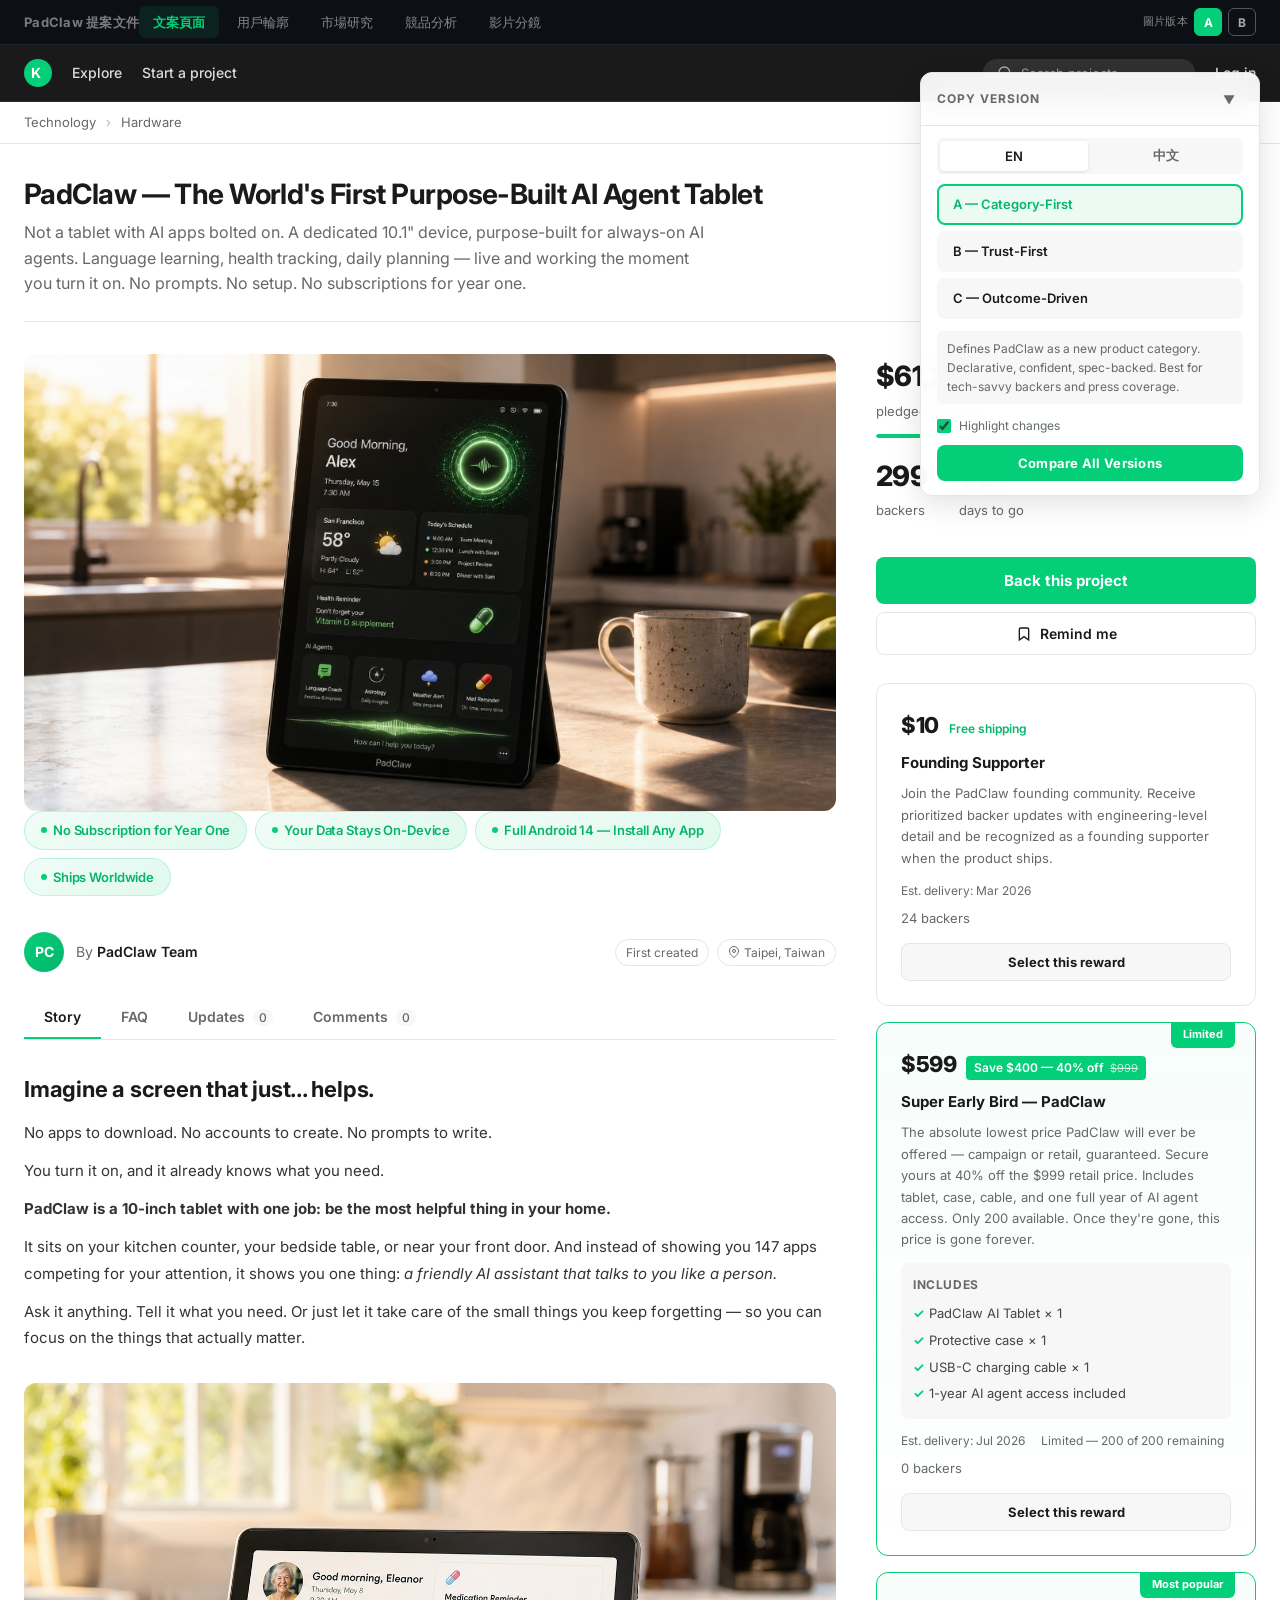
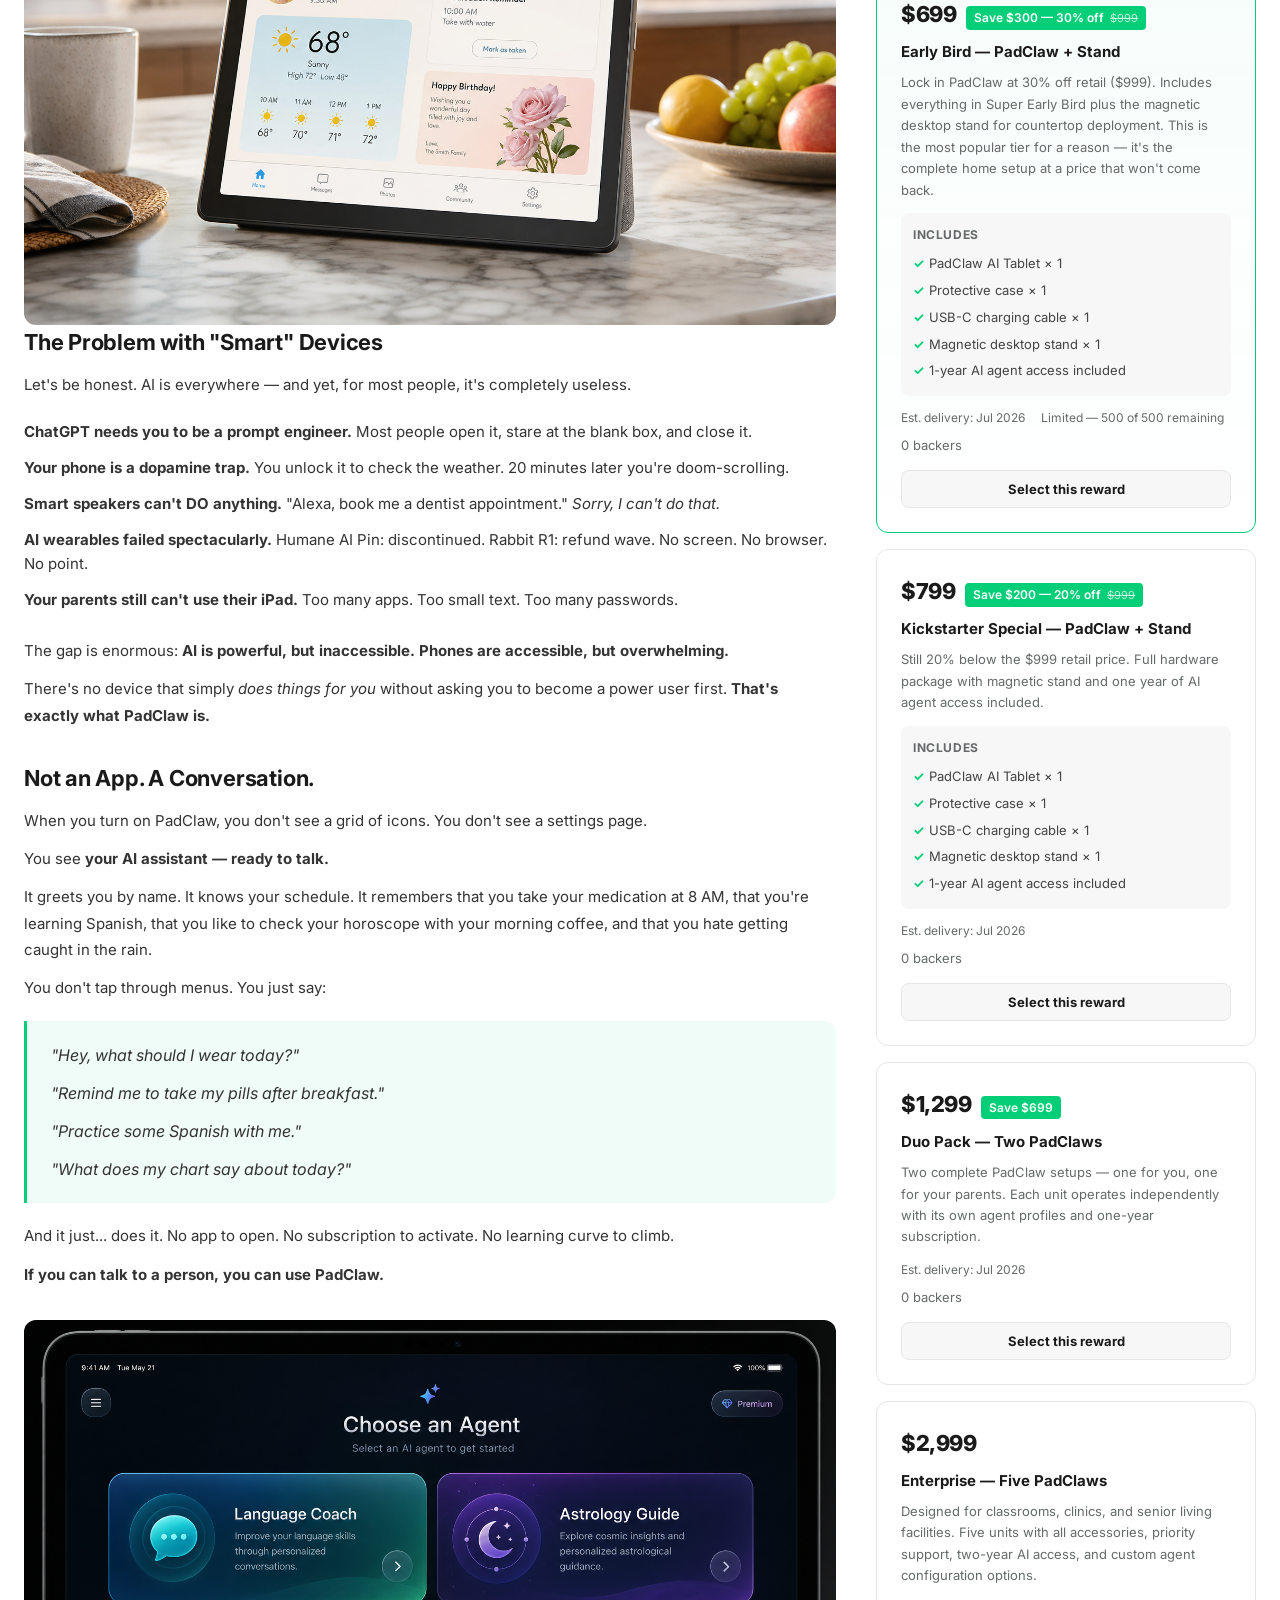
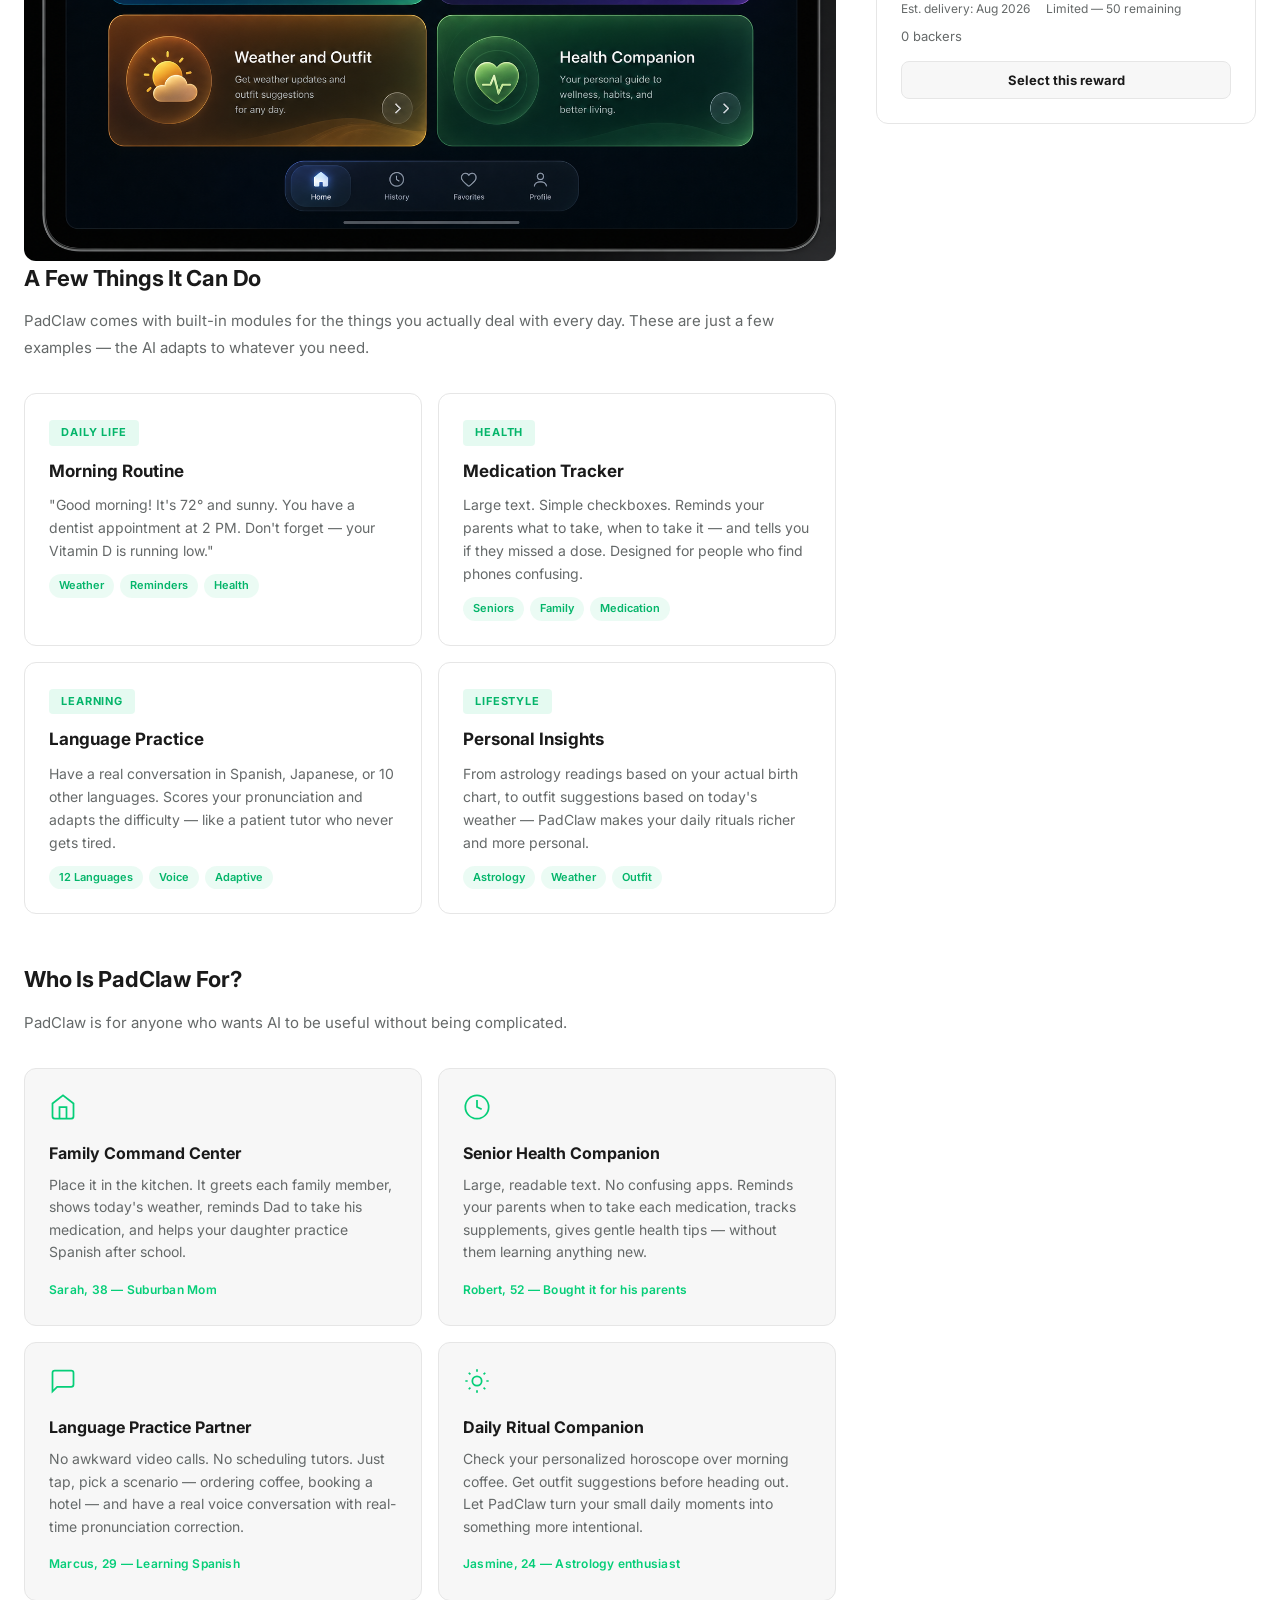
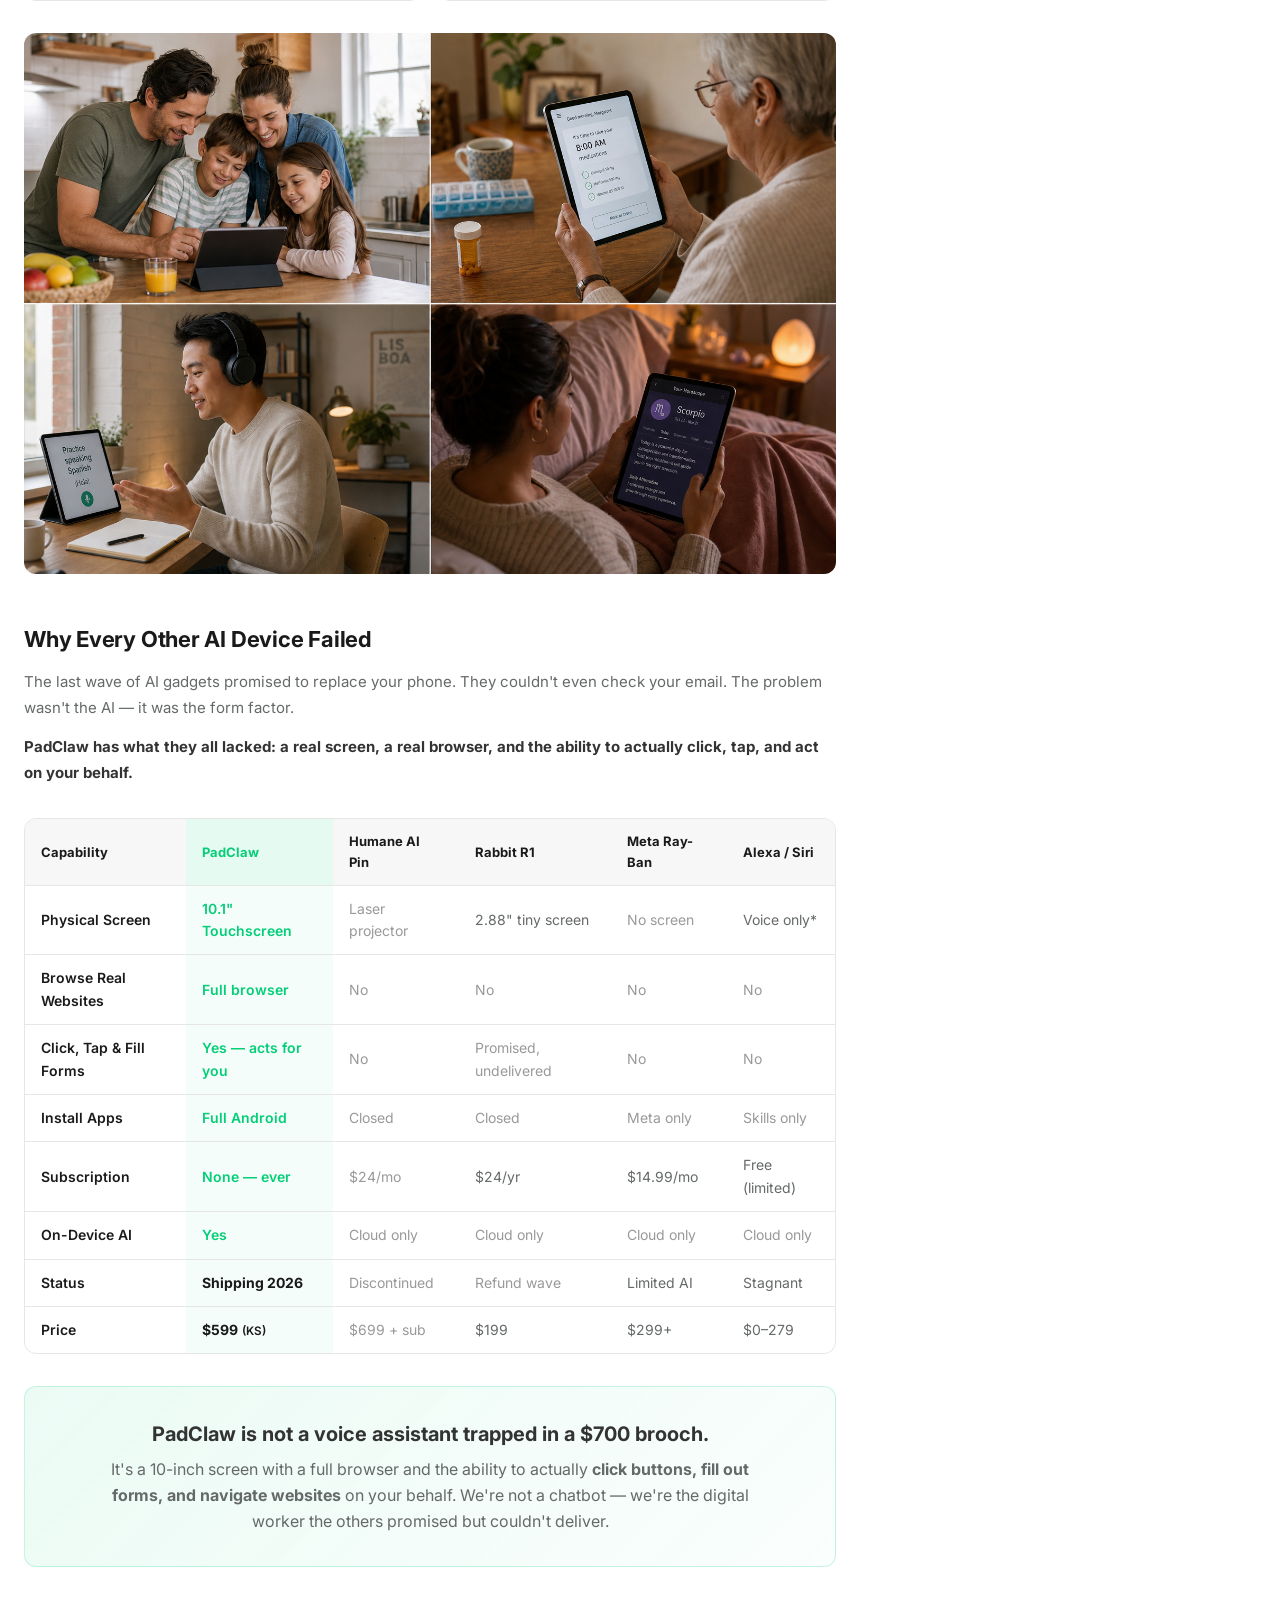
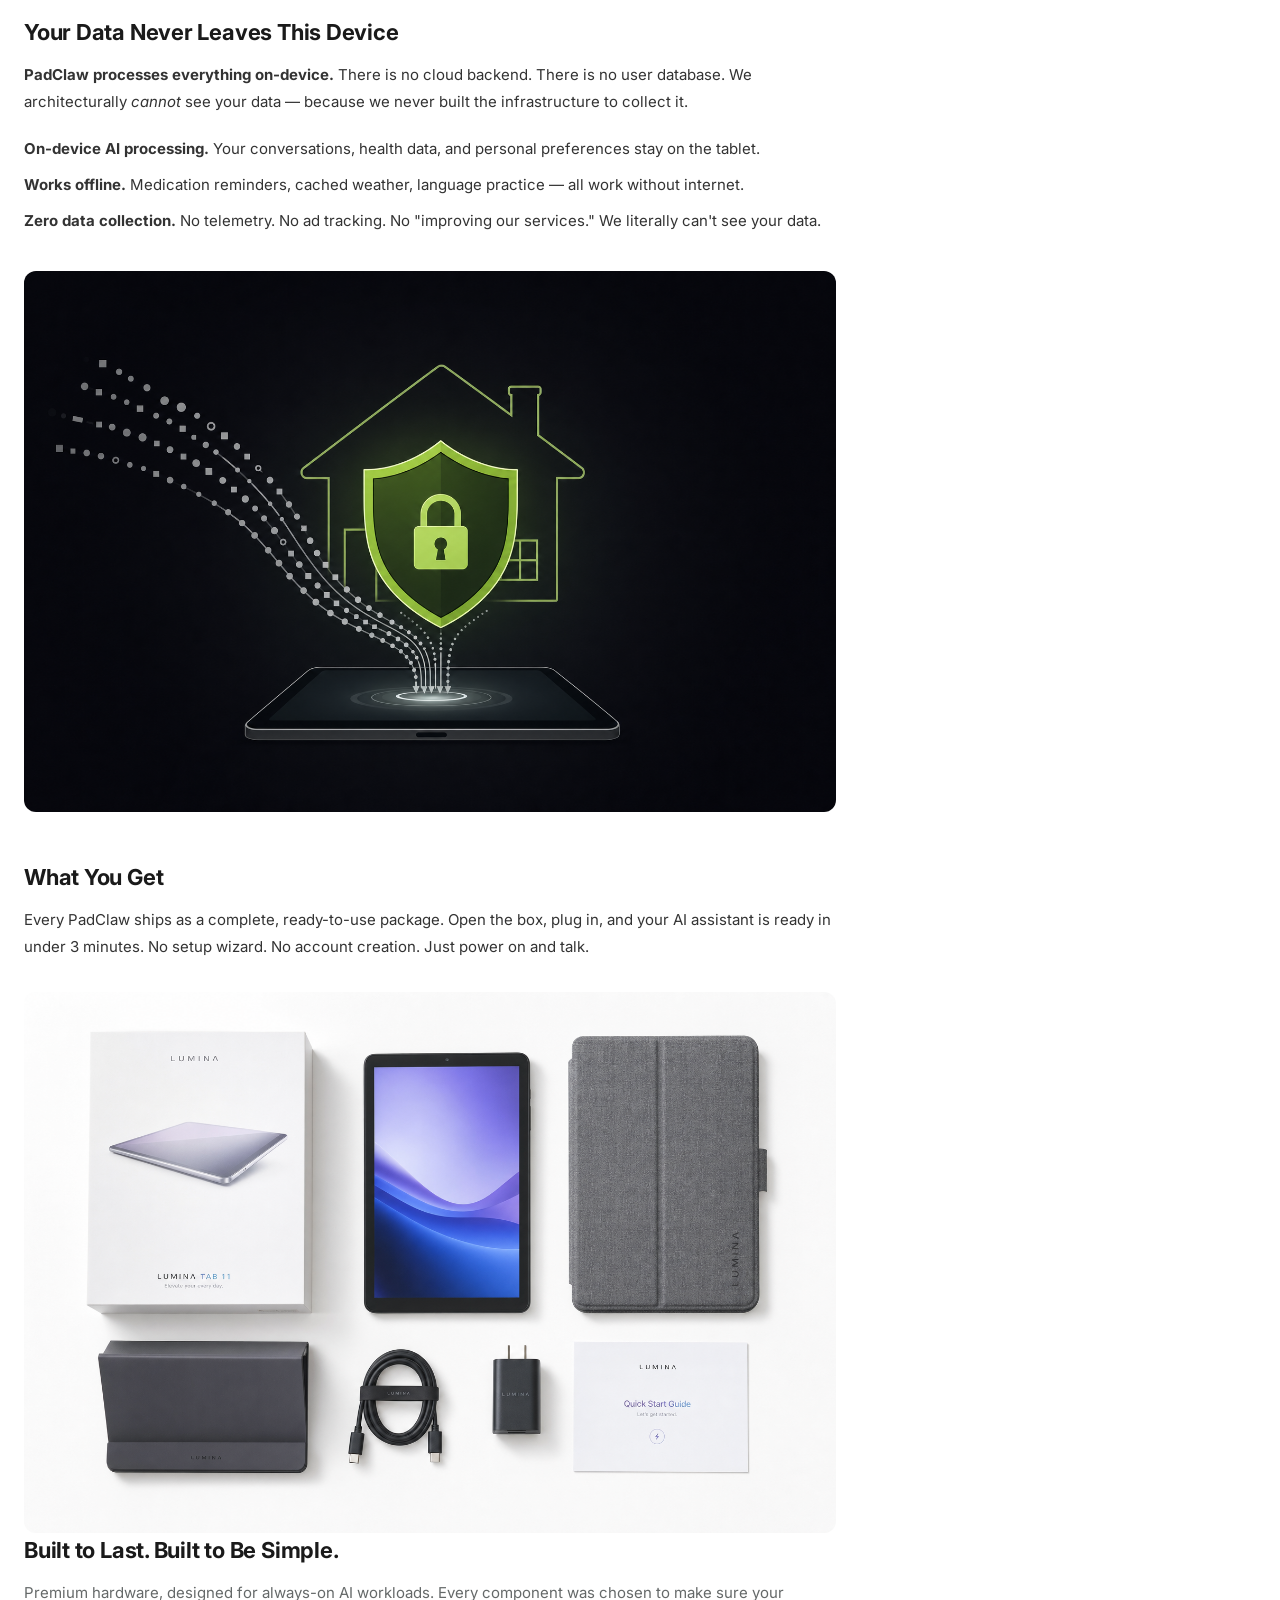
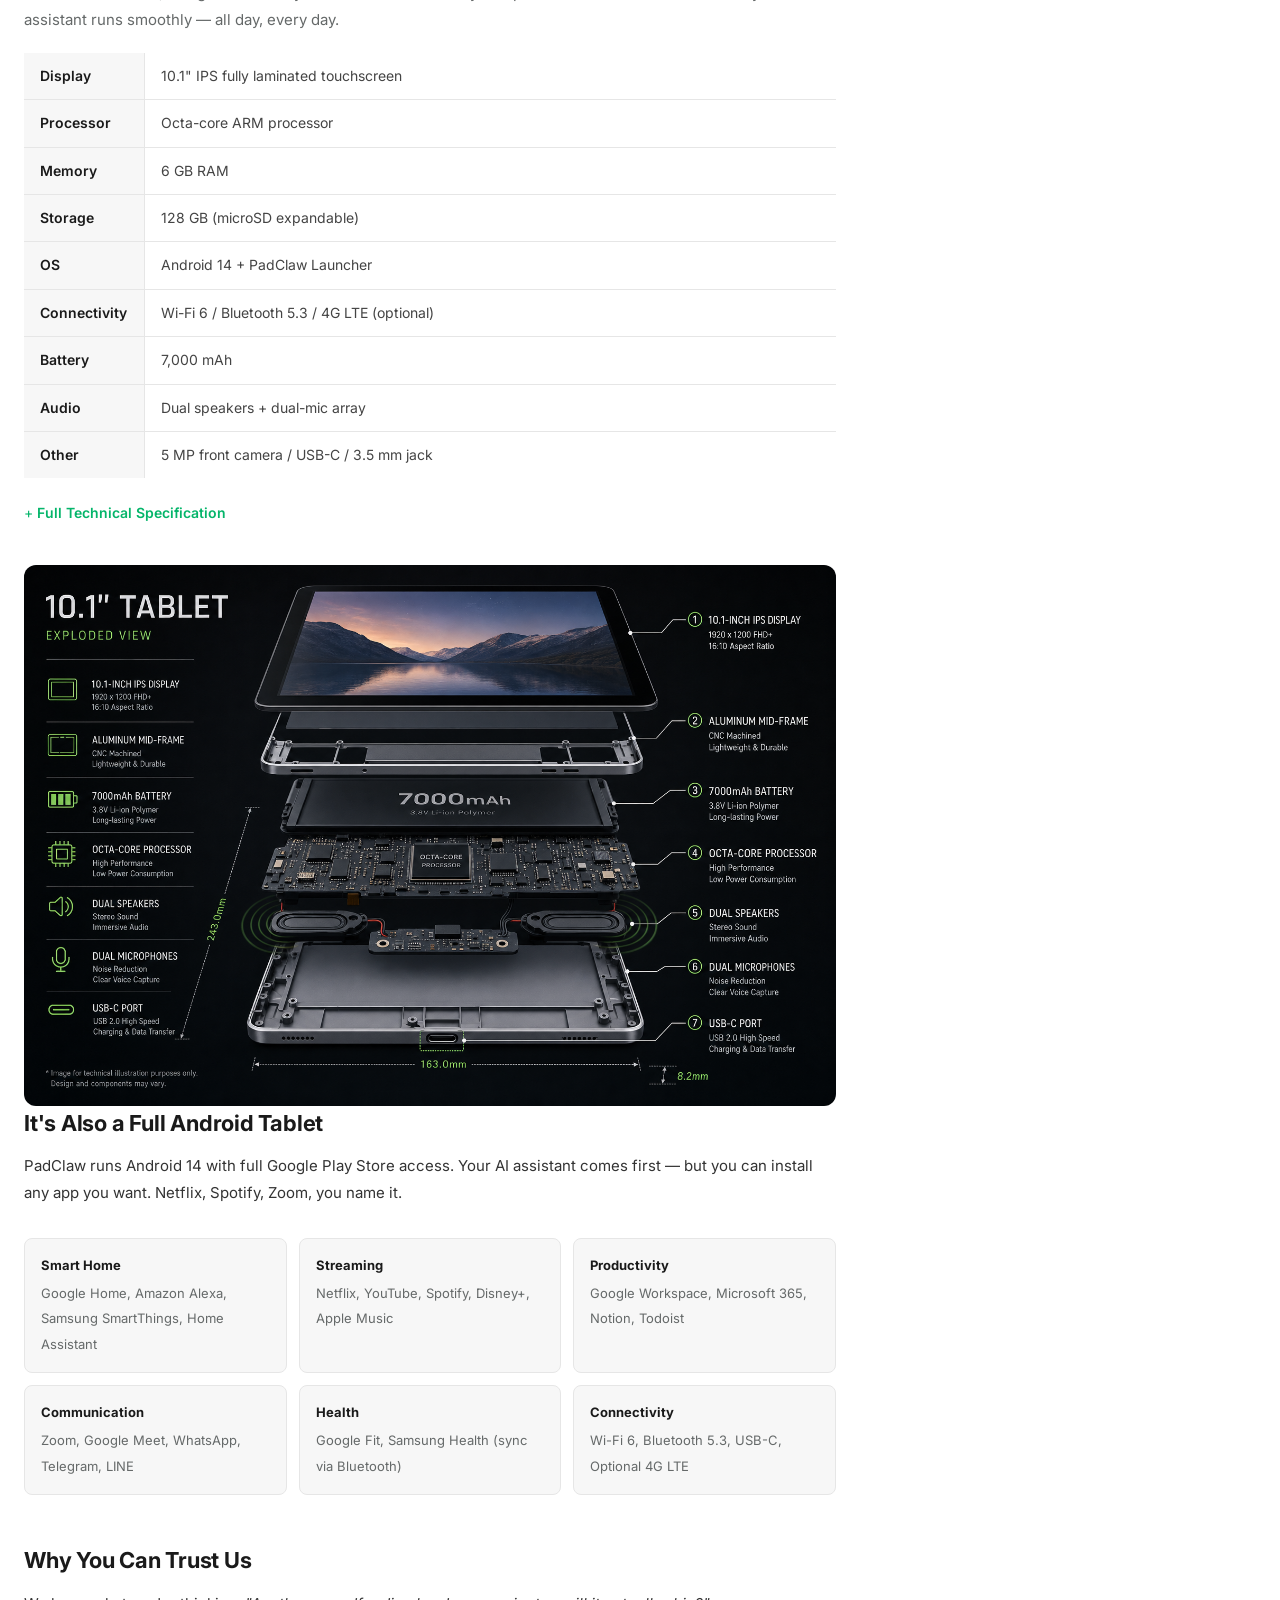
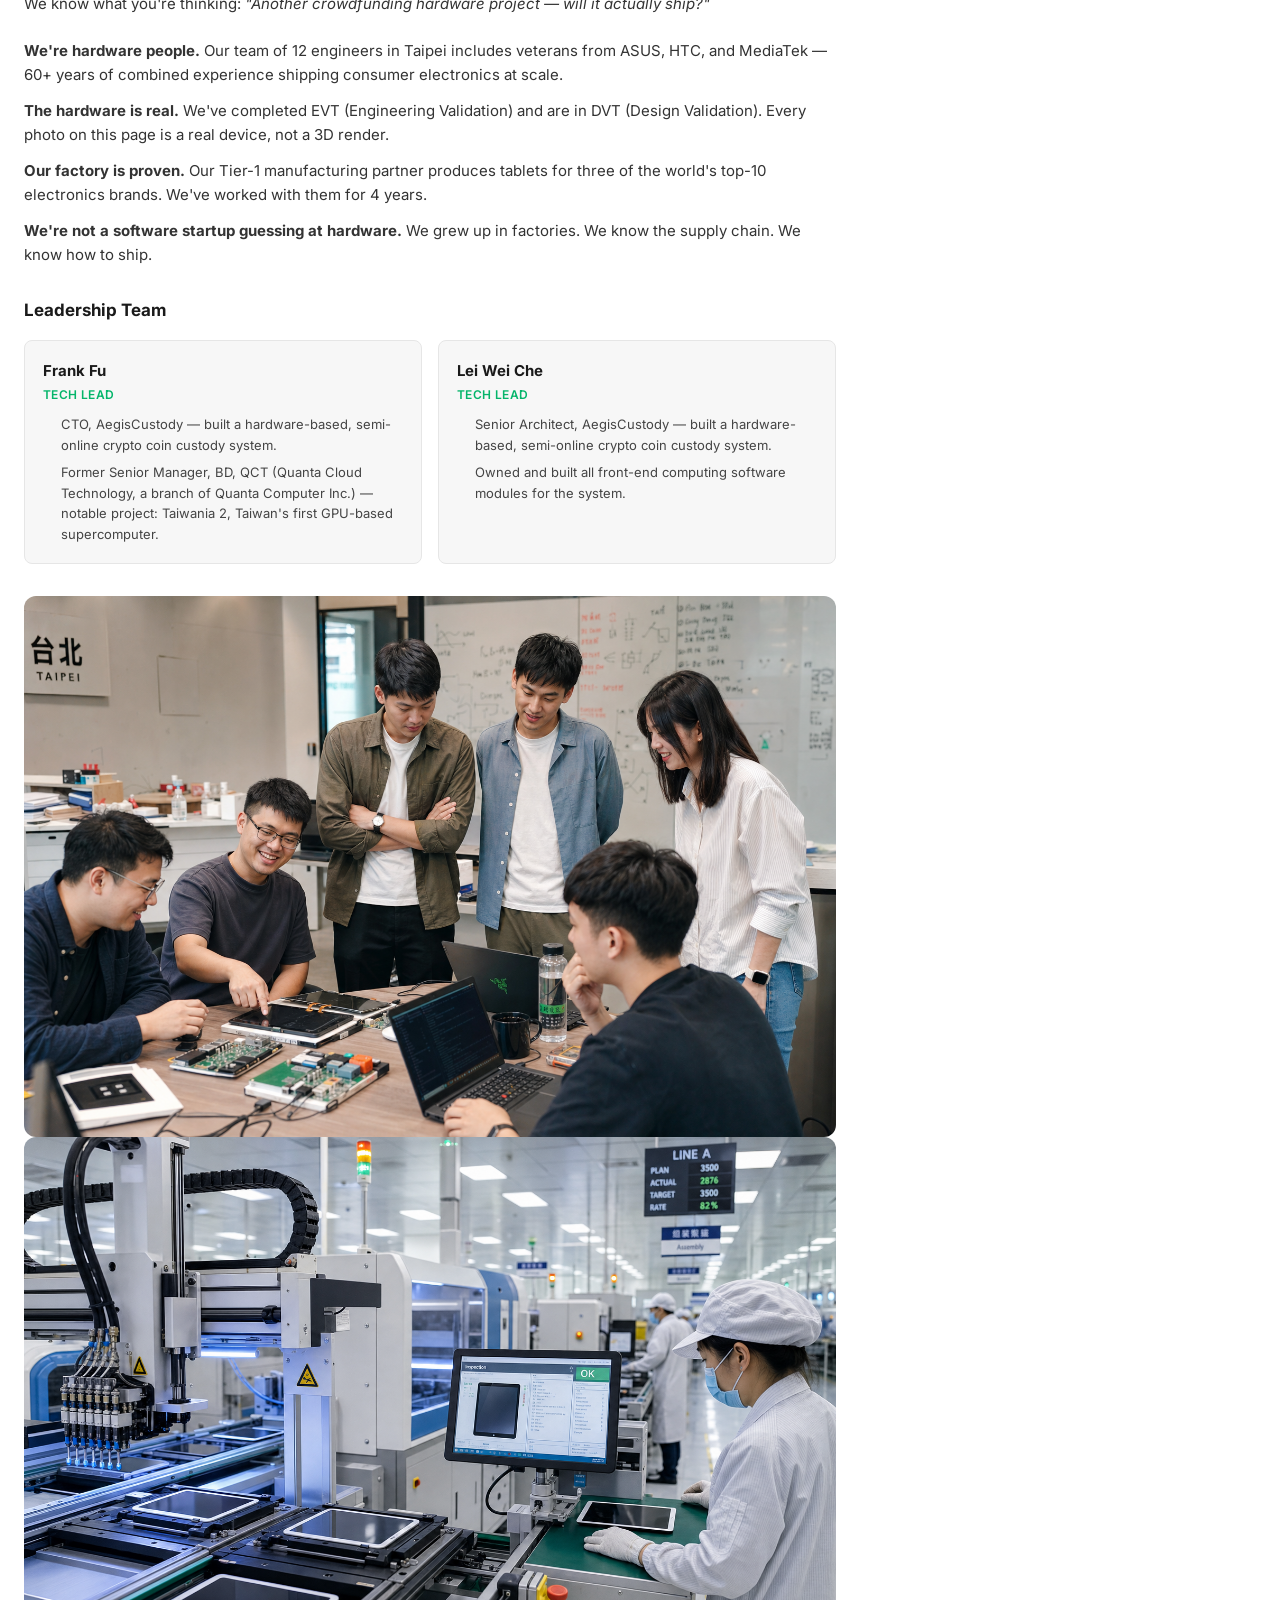
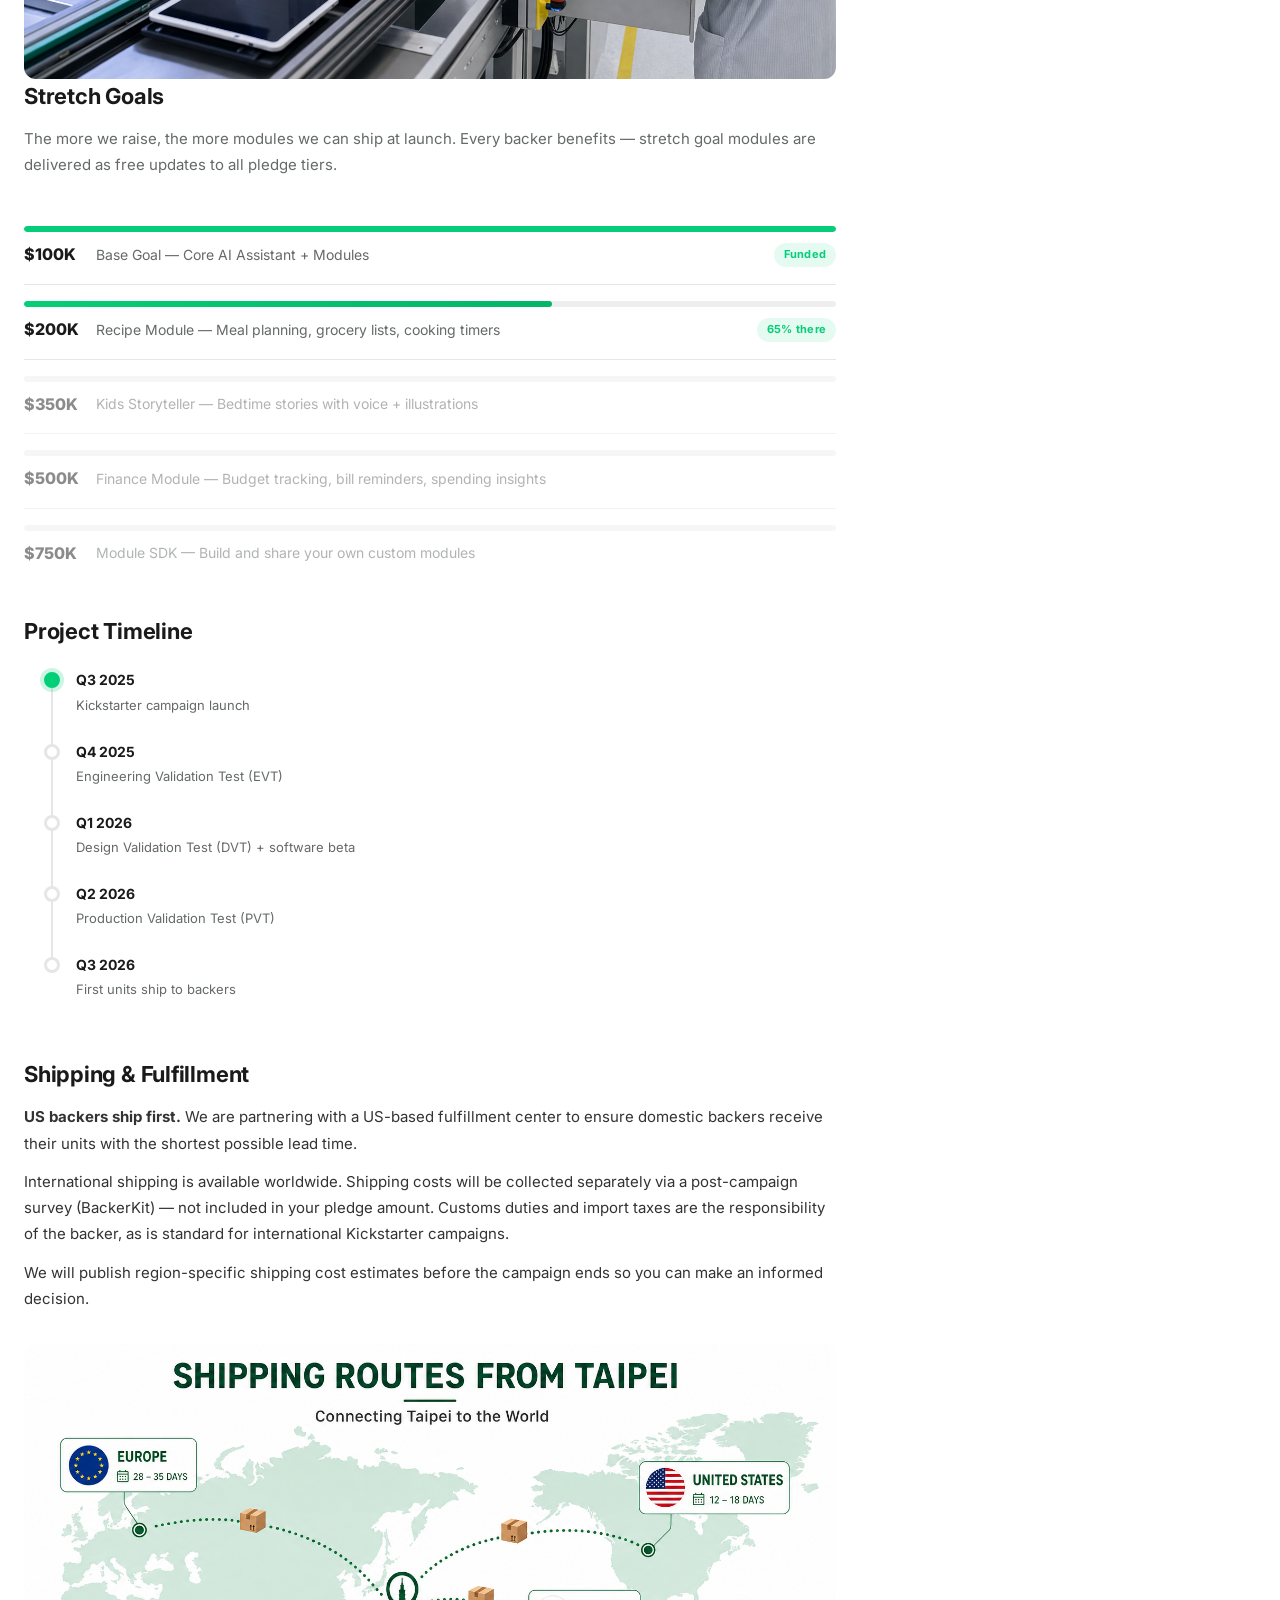
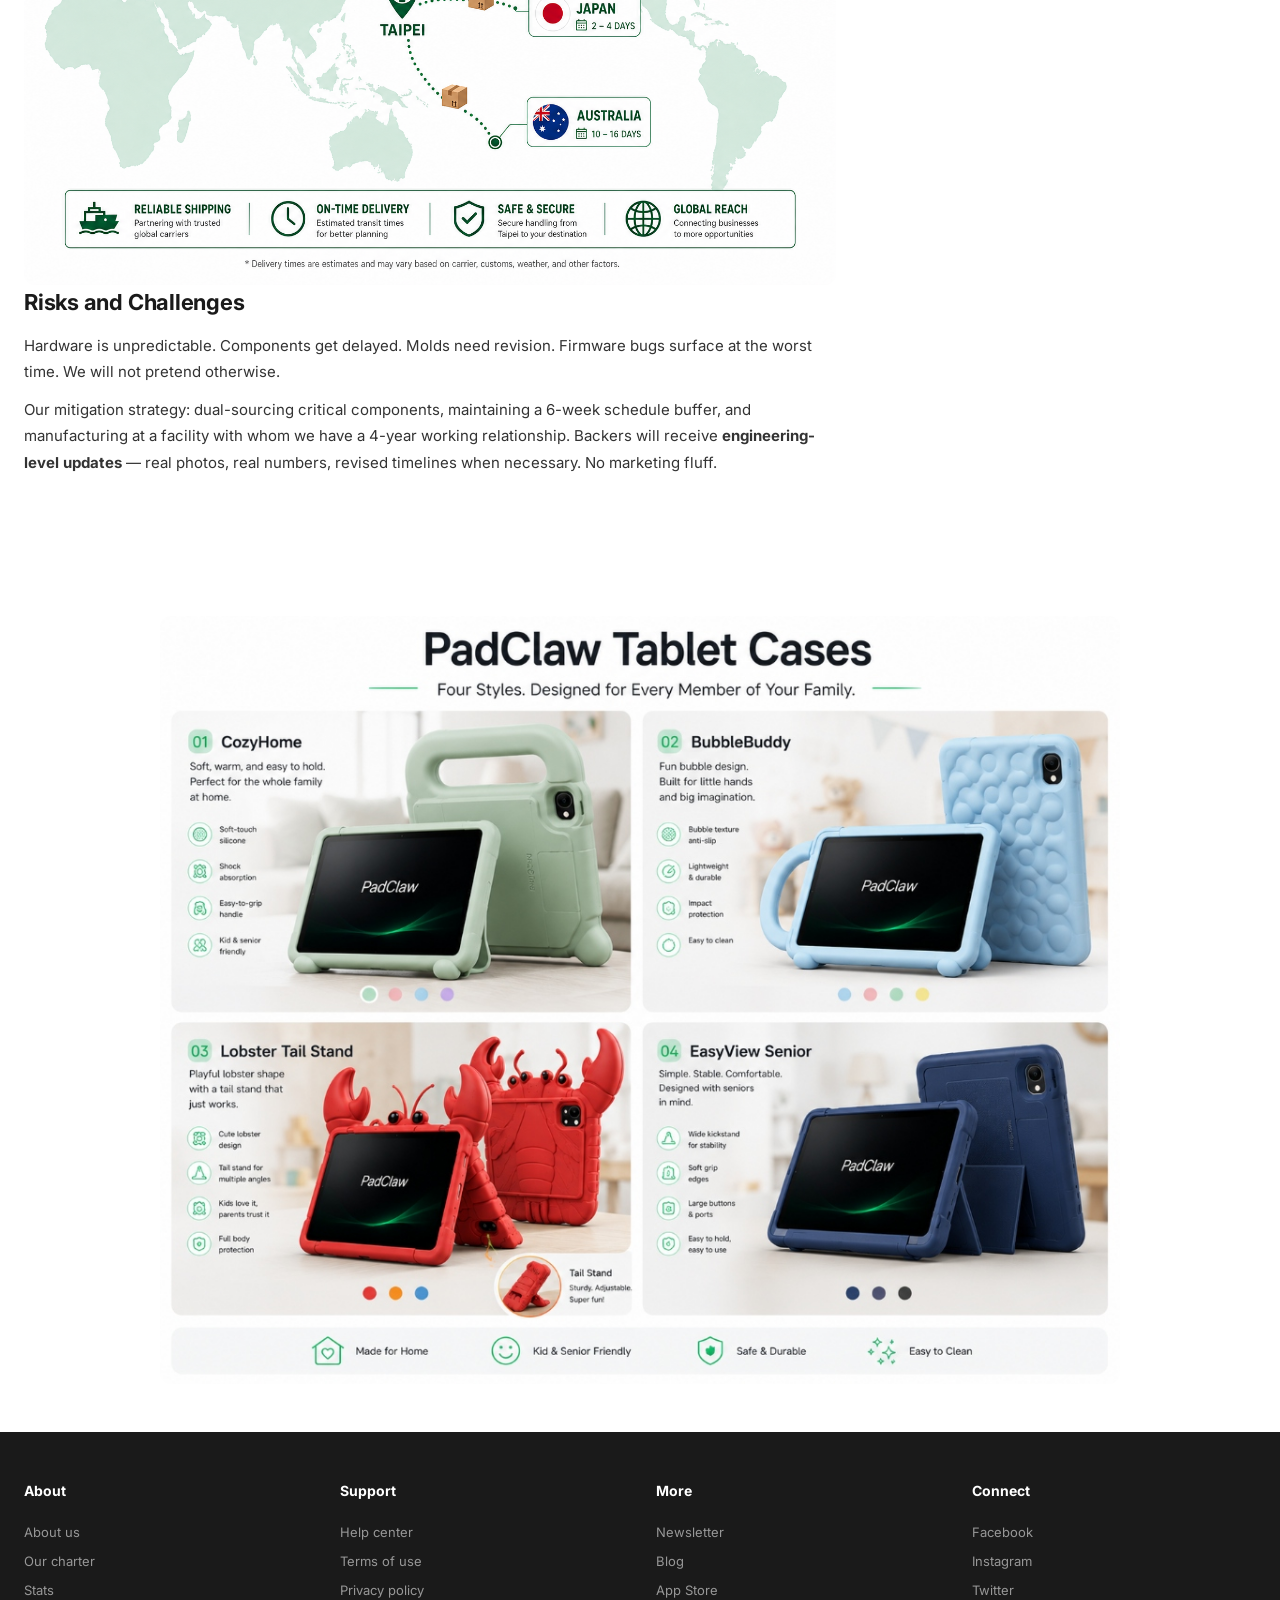
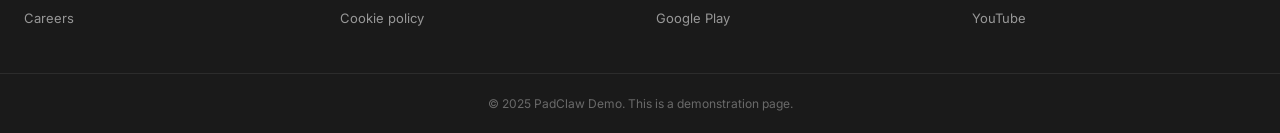
<file: index.html>
<!DOCTYPE html>
<html lang="en">
<head>
  <meta charset="UTF-8">
  <meta name="viewport" content="width=device-width, initial-scale=1.0">
  <title>PadClaw — The World's First AI Agent Tablet | Kickstarter</title>
  <meta name="description" content="PadClaw is a dedicated Android tablet with purpose-built AI agents. No prompts, no setup — intelligent assistants for language learning, health, daily planning, and more.">
  <link rel="preconnect" href="https://fonts.googleapis.com">
  <link rel="preconnect" href="https://fonts.gstatic.com" crossorigin>
  <link href="https://fonts.googleapis.com/css2?family=Inter:wght@400;500;600;700;800&display=swap" rel="stylesheet">
  <link rel="stylesheet" href="style.css">
</head>
<body>

  <!-- ===== VERSION SWITCHER ===== -->
  <div class="version-switcher" id="version-switcher">
    <div class="vs-header">
      <span class="vs-label">Copy Version</span>
      <button class="vs-collapse" id="vs-collapse" title="Collapse">&#x25BC;</button>
    </div>
    <div class="vs-body" id="vs-body">
      <div class="vs-lang-row">
        <button class="vs-lang active" data-lang="en">EN</button>
        <button class="vs-lang" data-lang="zh">中文</button>
      </div>
      <div class="vs-buttons" id="vs-buttons"></div>
      <div class="vs-desc" id="vs-desc"></div>
      <label class="vs-highlight-toggle">
        <input type="checkbox" id="vs-highlight" checked>
        <span>Highlight changes</span>
      </label>
      <button class="vs-compare-btn" id="vs-compare-btn">Compare All Versions</button>
    </div>
  </div>

  <!-- ===== COMPARE OVERLAY ===== -->
  <div class="compare-overlay" id="compare-overlay">
    <div class="compare-toolbar">
      <h2 class="compare-title">Side-by-Side Comparison</h2>
      <div class="compare-controls">
        <div class="compare-lang-row">
          <button class="compare-lang active" data-clang="en">EN</button>
          <button class="compare-lang" data-clang="zh">中文</button>
        </div>
        <button class="compare-close" id="compare-close">&times; Close</button>
      </div>
    </div>
    <div class="compare-scroll" id="compare-scroll">
      <div class="compare-headers" id="compare-headers"></div>
      <div class="compare-grid" id="compare-grid"></div>
    </div>
    <div class="compare-action-bar">
      <div class="compare-selection-count" id="compare-count">Click the circles to pick the best copy for each section</div>
      <button class="compare-generate-btn" id="compare-generate" disabled>Generate Version D — Best Of</button>
    </div>
  </div>

  <!-- ===== PROPOSAL NAV ===== -->
  <div class="proposal-nav" id="proposal-nav">
    <div class="pnav-inner">
      <span class="pnav-label">PadClaw 提案文件</span>
      <nav class="pnav-links">
        <a href="index.html" class="pnav-link pnav-active">文案頁面</a>
        <a href="personas.html" class="pnav-link">用戶輪廓</a>
        <a href="market-research.html" class="pnav-link">市場研究</a>
        <a href="competitors.html" class="pnav-link">競品分析</a>
        <a href="storyboard.html" class="pnav-link">影片分鏡</a>
      </nav>
      <div class="img-version-toggle" id="img-version-toggle">
        <span class="ivt-label">圖片版本</span>
        <button class="ivt-btn ivt-active" data-imgver="A">A</button>
        <button class="ivt-btn" data-imgver="B">B</button>
      </div>
    </div>
  </div>

  <!-- ===== TOP NAV ===== -->
  <nav class="top-nav">
    <div class="nav-inner">
      <div class="nav-left">
        <a href="#" class="nav-logo">
          <svg width="28" height="28" viewBox="0 0 28 28" fill="none">
            <circle cx="14" cy="14" r="14" fill="#05CE78"/>
            <text x="7" y="19" font-size="14" fill="#fff" font-weight="700">K</text>
          </svg>
        </a>
        <a href="#" class="nav-link" data-ui="nav_explore">Explore</a>
        <a href="#" class="nav-link" data-ui="nav_start">Start a project</a>
      </div>
      <div class="nav-right">
        <div class="nav-search">
          <svg width="16" height="16" viewBox="0 0 24 24" fill="none" stroke="currentColor" stroke-width="2"><circle cx="11" cy="11" r="8"/><line x1="21" y1="21" x2="16.65" y2="16.65"/></svg>
          <input type="text" data-ui="nav_search" placeholder="Search projects">
        </div>
        <a href="#" class="nav-link hide-mobile" data-ui="nav_login">Log in</a>
      </div>
    </div>
  </nav>

  <!-- ===== BREADCRUMB ===== -->
  <div class="breadcrumb-bar">
    <div class="breadcrumb-inner">
      <a href="#" data-ui="bc_cat">Technology</a>
      <span class="sep">›</span>
      <a href="#" data-ui="bc_sub">Hardware</a>
    </div>
  </div>

  <!-- ===== PROJECT HEADER ===== -->
  <main class="project-wrap">
    <div class="project-header">
      <h1 id="project-title" data-copy="title">PadClaw — Your Personal AI Assistant, in a Tablet</h1>
      <p class="project-subtitle" data-copy="subtitle">The simplest AI device you'll ever own. Just turn it on and talk. No apps, no prompts, no subscriptions.</p>
    </div>

    <div class="project-content">

      <!-- LEFT COL -->
      <div class="project-left">

        <!-- Hero image -->
        <div class="media-hero" id="video-placeholder">
          <img src="hero-padclaw.jpg" alt="PadClaw AI Tablet on kitchen counter showing agent dashboard" style="width:100%;border-radius:var(--ks-radius-lg);display:block;">
        </div>

        <!-- Anti-friction trust badges -->
        <div class="trust-badges-row">
          <div class="trust-badge" data-copy="trust1">No Subscriptions Required</div>
          <div class="trust-badge" data-copy="trust2">Your Data Stays On-Device</div>
          <div class="trust-badge" data-copy="trust3">Full Android — Install Any App</div>
          <div class="trust-badge" data-copy="trust4">Ships Worldwide</div>
        </div>

        <!-- Creator row -->
        <div class="creator-row">
          <div class="creator-avatar">PC</div>
          <div class="creator-info">
            <span class="creator-label" data-ui="creator_by">By</span>
            <a href="#" class="creator-name">PadClaw Team</a>
          </div>
          <div class="creator-badges">
            <span class="badge" data-ui="badge_first">First created</span>
            <span class="badge location-badge">
              <svg width="12" height="12" viewBox="0 0 24 24" fill="none" stroke="currentColor" stroke-width="2"><path d="M21 10c0 7-9 13-9 13s-9-6-9-13a9 9 0 0118 0z"/><circle cx="12" cy="10" r="3"/></svg>
              Taipei, Taiwan
            </span>
          </div>
        </div>

        <!-- ===== TABS ===== -->
        <div class="tabs-bar" id="tabs-bar">
          <button class="tab active" data-tab="story" data-ui="tab_story">Story</button>
          <button class="tab" data-tab="faq" data-ui="tab_faq">FAQ</button>
          <button class="tab" data-tab="updates">Updates <span class="tab-count">0</span></button>
          <button class="tab" data-tab="comments">Comments <span class="tab-count">0</span></button>
        </div>

        <!-- TAB: Story -->
        <section class="tab-content active" id="tab-story">

          <!-- ============================================ -->
          <!-- S1: THE HOOK                                 -->
          <!-- ============================================ -->
          <div class="story-section">
            <h2>Imagine a screen that just... helps.</h2>
            <p>No apps to download. No accounts to create. No prompts to write.</p>
            <p>You turn it on, and it already knows what you need.</p>
            <p><strong>PadClaw is a 10-inch tablet with one job: be the most helpful thing in your home.</strong></p>
            <p>It sits on your kitchen counter, your bedside table, or near your front door. And instead of showing you 147 apps competing for your attention, it shows you one thing: <em>a friendly AI assistant that talks to you like a person.</em></p>
            <p>Ask it anything. Tell it what you need. Or just let it take care of the small things you keep forgetting — so you can focus on the things that actually matter.</p>
          </div>

          <div class="image-actual img-switchable"><img class="img-v img-va" src="img-lifestyle-01.png" alt="PadClaw on kitchen counter" style="width:100%;border-radius:var(--ks-radius-lg);display:block;"><img class="img-v img-vb" src="img-lifestyle-02.png" alt="PadClaw on kitchen counter" style="width:100%;border-radius:var(--ks-radius-lg);display:none;"></div>

          <!-- ============================================ -->
          <!-- S2: THE PROBLEM                              -->
          <!-- ============================================ -->
          <div class="story-section">
            <h2>The Problem with "Smart" Devices</h2>
            <p>Let's be honest. AI is everywhere — and yet, for most people, it's completely useless.</p>
            <ul class="feature-list">
              <li><strong>ChatGPT needs you to be a prompt engineer.</strong> Most people open it, stare at the blank box, and close it.</li>
              <li><strong>Your phone is a dopamine trap.</strong> You unlock it to check the weather. 20 minutes later you're doom-scrolling.</li>
              <li><strong>Smart speakers can't DO anything.</strong> "Alexa, book me a dentist appointment." <em>Sorry, I can't do that.</em></li>
              <li><strong>AI wearables failed spectacularly.</strong> Humane AI Pin: discontinued. Rabbit R1: refund wave. No screen. No browser. No point.</li>
              <li><strong>Your parents still can't use their iPad.</strong> Too many apps. Too small text. Too many passwords.</li>
            </ul>
            <p style="margin-top:20px;">The gap is enormous: <strong>AI is powerful, but inaccessible. Phones are accessible, but overwhelming.</strong></p>
            <p>There's no device that simply <em>does things for you</em> without asking you to become a power user first. <strong>That's exactly what PadClaw is.</strong></p>
          </div>

          <!-- ============================================ -->
          <!-- S3: NOT AN APP — A CONVERSATION              -->
          <!-- ============================================ -->
          <div class="story-section">
            <h2>Not an App. A Conversation.</h2>
            <p>When you turn on PadClaw, you don't see a grid of icons. You don't see a settings page.</p>
            <p>You see <strong>your AI assistant — ready to talk.</strong></p>
            <p>It greets you by name. It knows your schedule. It remembers that you take your medication at 8 AM, that you're learning Spanish, that you like to check your horoscope with your morning coffee, and that you hate getting caught in the rain.</p>
            <p>You don't tap through menus. You just say:</p>
            <div style="background:rgba(5,206,120,.06);border-left:3px solid #05CE78;padding:20px 24px;border-radius:0 12px 12px 0;margin:20px 0;">
              <p style="font-style:italic;margin-bottom:10px;font-size:16px;">"Hey, what should I wear today?"</p>
              <p style="font-style:italic;margin-bottom:10px;font-size:16px;">"Remind me to take my pills after breakfast."</p>
              <p style="font-style:italic;margin-bottom:10px;font-size:16px;">"Practice some Spanish with me."</p>
              <p style="font-style:italic;margin-bottom:0;font-size:16px;">"What does my chart say about today?"</p>
            </div>
            <p>And it just... does it. No app to open. No subscription to activate. No learning curve to climb.</p>
            <p><strong>If you can talk to a person, you can use PadClaw.</strong></p>
          </div>

          <div class="image-actual img-switchable"><img class="img-v img-va" src="img-agents-01.png" alt="PadClaw AI interface" style="width:100%;border-radius:var(--ks-radius-lg);display:block;"><img class="img-v img-vb" src="img-agents-02.png" alt="PadClaw AI interface" style="width:100%;border-radius:var(--ks-radius-lg);display:none;"></div>

          <!-- ============================================ -->
          <!-- S4: WHAT CAN IT DO (brief scenario cards)    -->
          <!-- ============================================ -->
          <div class="story-section">
            <h2>A Few Things It Can Do</h2>
            <p style="color:var(--ks-text-secondary);margin-bottom:24px;">PadClaw comes with built-in modules for the things you actually deal with every day. These are just a few examples — the AI adapts to whatever you need.</p>
          </div>

          <div class="scenario-grid">
            <div class="scenario-card">
              <div class="scenario-icon-text">Daily Life</div>
              <h3>Morning Routine</h3>
              <p>"Good morning! It's 72° and sunny. You have a dentist appointment at 2 PM. Don't forget — your Vitamin D is running low."</p>
              <div class="scenario-tags"><span>Weather</span><span>Reminders</span><span>Health</span></div>
            </div>
            <div class="scenario-card">
              <div class="scenario-icon-text">Health</div>
              <h3>Medication Tracker</h3>
              <p>Large text. Simple checkboxes. Reminds your parents what to take, when to take it — and tells you if they missed a dose. Designed for people who find phones confusing.</p>
              <div class="scenario-tags"><span>Seniors</span><span>Family</span><span>Medication</span></div>
            </div>
            <div class="scenario-card">
              <div class="scenario-icon-text">Learning</div>
              <h3>Language Practice</h3>
              <p>Have a real conversation in Spanish, Japanese, or 10 other languages. Scores your pronunciation and adapts the difficulty — like a patient tutor who never gets tired.</p>
              <div class="scenario-tags"><span>12 Languages</span><span>Voice</span><span>Adaptive</span></div>
            </div>
            <div class="scenario-card">
              <div class="scenario-icon-text">Lifestyle</div>
              <h3>Personal Insights</h3>
              <p>From astrology readings based on your actual birth chart, to outfit suggestions based on today's weather — PadClaw makes your daily rituals richer and more personal.</p>
              <div class="scenario-tags"><span>Astrology</span><span>Weather</span><span>Outfit</span></div>
            </div>
          </div>

          <!-- ============================================ -->
          <!-- S5: WHO IS THIS FOR                          -->
          <!-- ============================================ -->
          <div class="story-section" style="margin-top:48px;">
            <h2>Who Is PadClaw For?</h2>
            <p style="color:var(--ks-text-secondary);margin-bottom:24px;">PadClaw is for anyone who wants AI to be useful without being complicated.</p>
          </div>

          <div class="use-cases-grid">
            <div class="use-case-card">
              <div class="uc-icon">
                <svg width="28" height="28" viewBox="0 0 24 24" fill="none" stroke="#05CE78" stroke-width="1.5"><path d="M3 9l9-7 9 7v11a2 2 0 01-2 2H5a2 2 0 01-2-2V9z"/><polyline points="9 22 9 12 15 12 15 22"/></svg>
              </div>
              <h4>Family Command Center</h4>
              <p>Place it in the kitchen. It greets each family member, shows today's weather, reminds Dad to take his medication, and helps your daughter practice Spanish after school.</p>
              <span class="uc-persona">Sarah, 38 — Suburban Mom</span>
            </div>
            <div class="use-case-card">
              <div class="uc-icon">
                <svg width="28" height="28" viewBox="0 0 24 24" fill="none" stroke="#05CE78" stroke-width="1.5"><circle cx="12" cy="12" r="10"/><path d="M12 6v6l4 2"/></svg>
              </div>
              <h4>Senior Health Companion</h4>
              <p>Large, readable text. No confusing apps. Reminds your parents when to take each medication, tracks supplements, gives gentle health tips — without them learning anything new.</p>
              <span class="uc-persona">Robert, 52 — Bought it for his parents</span>
            </div>
            <div class="use-case-card">
              <div class="uc-icon">
                <svg width="28" height="28" viewBox="0 0 24 24" fill="none" stroke="#05CE78" stroke-width="1.5"><path d="M21 15a2 2 0 01-2 2H7l-4 4V5a2 2 0 012-2h14a2 2 0 012 2v10z"/></svg>
              </div>
              <h4>Language Practice Partner</h4>
              <p>No awkward video calls. No scheduling tutors. Just tap, pick a scenario — ordering coffee, booking a hotel — and have a real voice conversation with real-time pronunciation correction.</p>
              <span class="uc-persona">Marcus, 29 — Learning Spanish</span>
            </div>
            <div class="use-case-card">
              <div class="uc-icon">
                <svg width="28" height="28" viewBox="0 0 24 24" fill="none" stroke="#05CE78" stroke-width="1.5"><circle cx="12" cy="12" r="4"/><path d="M12 2v2M12 20v2M4.93 4.93l1.41 1.41M17.66 17.66l1.41 1.41M2 12h2M20 12h2M4.93 19.07l1.41-1.41M17.66 6.34l1.41-1.41"/></svg>
              </div>
              <h4>Daily Ritual Companion</h4>
              <p>Check your personalized horoscope over morning coffee. Get outfit suggestions before heading out. Let PadClaw turn your small daily moments into something more intentional.</p>
              <span class="uc-persona">Jasmine, 24 — Astrology enthusiast</span>
            </div>
          </div>

          <div class="image-actual img-switchable"><img class="img-v img-va" src="img-usecase-01.png" alt="PadClaw use cases" style="width:100%;border-radius:var(--ks-radius-lg);display:block;"><img class="img-v img-vb" src="img-usecase-02.png" alt="PadClaw use cases" style="width:100%;border-radius:var(--ks-radius-lg);display:none;"></div>

          <!-- ============================================ -->
          <!-- S6: WHY EVERY OTHER AI DEVICE FAILED         -->
          <!-- ============================================ -->
          <div class="story-section" style="margin-top:48px;">
            <h2>Why Every Other AI Device Failed</h2>
            <p style="color:var(--ks-text-secondary);margin-bottom:12px;">The last wave of AI gadgets promised to replace your phone. They couldn't even check your email. The problem wasn't the AI — it was the form factor.</p>
            <p style="margin-bottom:28px;"><strong>PadClaw has what they all lacked: a real screen, a real browser, and the ability to actually click, tap, and act on your behalf.</strong></p>
          </div>

          <div class="comparison-table-wrap">
            <table class="comparison-table">
              <thead>
                <tr>
                  <th>Capability</th>
                  <th class="ct-highlight">PadClaw</th>
                  <th>Humane AI Pin</th>
                  <th>Rabbit R1</th>
                  <th>Meta Ray-Ban</th>
                  <th>Alexa / Siri</th>
                </tr>
              </thead>
              <tbody>
                <tr>
                  <td>Physical Screen</td>
                  <td class="ct-highlight"><span class="ct-yes">10.1" Touchscreen</span></td>
                  <td><span class="ct-no">Laser projector</span></td>
                  <td>2.88" tiny screen</td>
                  <td><span class="ct-no">No screen</span></td>
                  <td>Voice only*</td>
                </tr>
                <tr>
                  <td>Browse Real Websites</td>
                  <td class="ct-highlight"><span class="ct-yes">Full browser</span></td>
                  <td><span class="ct-no">No</span></td>
                  <td><span class="ct-no">No</span></td>
                  <td><span class="ct-no">No</span></td>
                  <td><span class="ct-no">No</span></td>
                </tr>
                <tr>
                  <td>Click, Tap & Fill Forms</td>
                  <td class="ct-highlight"><span class="ct-yes">Yes — acts for you</span></td>
                  <td><span class="ct-no">No</span></td>
                  <td><span class="ct-no">Promised, undelivered</span></td>
                  <td><span class="ct-no">No</span></td>
                  <td><span class="ct-no">No</span></td>
                </tr>
                <tr>
                  <td>Install Apps</td>
                  <td class="ct-highlight"><span class="ct-yes">Full Android</span></td>
                  <td><span class="ct-no">Closed</span></td>
                  <td><span class="ct-no">Closed</span></td>
                  <td><span class="ct-no">Meta only</span></td>
                  <td><span class="ct-no">Skills only</span></td>
                </tr>
                <tr>
                  <td>Subscription</td>
                  <td class="ct-highlight"><span class="ct-yes">None — ever</span></td>
                  <td><span class="ct-no">$24/mo</span></td>
                  <td>$24/yr</td>
                  <td>$14.99/mo</td>
                  <td>Free (limited)</td>
                </tr>
                <tr>
                  <td>On-Device AI</td>
                  <td class="ct-highlight"><span class="ct-yes">Yes</span></td>
                  <td><span class="ct-no">Cloud only</span></td>
                  <td><span class="ct-no">Cloud only</span></td>
                  <td><span class="ct-no">Cloud only</span></td>
                  <td><span class="ct-no">Cloud only</span></td>
                </tr>
                <tr>
                  <td>Status</td>
                  <td class="ct-highlight"><strong>Shipping 2026</strong></td>
                  <td><span class="ct-no">Discontinued</span></td>
                  <td><span class="ct-no">Refund wave</span></td>
                  <td>Limited AI</td>
                  <td>Stagnant</td>
                </tr>
                <tr>
                  <td>Price</td>
                  <td class="ct-highlight"><strong>$599</strong> <small>(KS)</small></td>
                  <td><span class="ct-no">$699 + sub</span></td>
                  <td>$199</td>
                  <td>$299+</td>
                  <td>$0–279</td>
                </tr>
              </tbody>
            </table>
          </div>

          <div class="story-section" style="margin-top:24px;">
            <div style="background:linear-gradient(135deg, rgba(5,206,120,.08), rgba(5,206,120,.02));border:1px solid rgba(5,206,120,.2);border-radius:var(--ks-radius-lg);padding:32px;text-align:center;">
              <p style="font-size:20px;font-weight:700;line-height:1.5;margin-bottom:8px;">PadClaw is not a voice assistant trapped in a $700 brooch.</p>
              <p style="font-size:16px;color:var(--ks-text-secondary);line-height:1.6;max-width:640px;margin:0 auto;">It's a 10-inch screen with a full browser and the ability to actually <strong>click buttons, fill out forms, and navigate websites</strong> on your behalf. We're not a chatbot — we're the digital worker the others promised but couldn't deliver.</p>
            </div>
          </div>

          <!-- ============================================ -->
          <!-- S7: YOUR DATA STAYS ON DEVICE                -->
          <!-- ============================================ -->
          <div class="story-section" style="margin-top:48px;">
            <h2>Your Data Never Leaves This Device</h2>
            <p><strong>PadClaw processes everything on-device.</strong> There is no cloud backend. There is no user database. We architecturally <em>cannot</em> see your data — because we never built the infrastructure to collect it.</p>
            <ul class="feature-list">
              <li><strong>On-device AI processing.</strong> Your conversations, health data, and personal preferences stay on the tablet.</li>
              <li><strong>Works offline.</strong> Medication reminders, cached weather, language practice — all work without internet.</li>
              <li><strong>Zero data collection.</strong> No telemetry. No ad tracking. No "improving our services." We literally can't see your data.</li>
            </ul>
          </div>

          <div class="image-actual img-switchable"><img class="img-v img-va" src="img-privacy-01.png" alt="Privacy by design" style="width:100%;border-radius:var(--ks-radius-lg);display:block;"><img class="img-v img-vb" src="img-privacy-02.png" alt="Privacy by design" style="width:100%;border-radius:var(--ks-radius-lg);display:none;"></div>

          <!-- ============================================ -->
          <!-- S8: WHAT YOU GET                              -->
          <!-- ============================================ -->
          <div class="story-section" style="margin-top:48px;">
            <h2>What You Get</h2>
            <p>Every PadClaw ships as a complete, ready-to-use package. Open the box, plug in, and your AI assistant is ready in under 3 minutes. No setup wizard. No account creation. Just power on and talk.</p>
          </div>

          <div class="image-actual img-switchable"><img class="img-v img-va" src="img-unboxing-01.png" alt="What's in the box" style="width:100%;border-radius:var(--ks-radius-lg);display:block;"><img class="img-v img-vb" src="img-unboxing-02.png" alt="What's in the box" style="width:100%;border-radius:var(--ks-radius-lg);display:none;"></div>

          <!-- ============================================ -->
          <!-- S9: SPECS                                    -->
          <!-- ============================================ -->
          <div class="story-section">
            <h2>Built to Last. Built to Be Simple.</h2>
            <p style="color:var(--ks-text-secondary);margin-bottom:20px;">Premium hardware, designed for always-on AI workloads. Every component was chosen to make sure your assistant runs smoothly — all day, every day.</p>
            <table class="spec-table" id="spec-table">
              <tbody>
                <tr><td data-ui="spec_display">Display</td><td>10.1" IPS fully laminated touchscreen</td></tr>
                <tr><td data-ui="spec_cpu">Processor</td><td>Octa-core ARM processor</td></tr>
                <tr><td data-ui="spec_ram">Memory</td><td>6 GB RAM</td></tr>
                <tr><td data-ui="spec_storage">Storage</td><td>128 GB (microSD expandable)</td></tr>
                <tr><td data-ui="spec_os">OS</td><td>Android 14 + PadClaw Launcher</td></tr>
                <tr><td data-ui="spec_conn">Connectivity</td><td>Wi-Fi 6 / Bluetooth 5.3 / 4G LTE (optional)</td></tr>
                <tr><td data-ui="spec_batt">Battery</td><td>7,000 mAh</td></tr>
                <tr><td data-ui="spec_audio">Audio</td><td>Dual speakers + dual-mic array</td></tr>
                <tr><td data-ui="spec_other">Other</td><td>5 MP front camera / USB-C / 3.5 mm jack</td></tr>
              </tbody>
            </table>

            <details class="spec-full">
              <summary>Full Technical Specification</summary>
              <table class="spec-table">
                <tbody>
                  <tr><td>Processor</td><td>Allwinner A537, Octa-Core (2×A73 + 6×A53, up to 2.0GHz)</td></tr>
                  <tr><td>Operating System</td><td>Android 16</td></tr>
                  <tr><td>Display</td><td>10.1" IPS, 800×1280, capacitive multi-touch (G+G)</td></tr>
                  <tr><td>Memory (RAM)</td><td>4 GB (3 GB configuration also available)</td></tr>
                  <tr><td>Storage (ROM)</td><td>64 GB (32 GB configuration also available)</td></tr>
                  <tr><td>Expandable Storage</td><td>microSD card, up to 1 TB</td></tr>
                  <tr><td>Battery</td><td>3.8V, 5,000 mAh</td></tr>
                  <tr><td>Rear Camera</td><td>8.0 MP</td></tr>
                  <tr><td>Front Camera</td><td>5.0 MP</td></tr>
                  <tr><td>Audio</td><td>Dual 8Ω/1W speakers, built-in mic, 3.5 mm headphone jack</td></tr>
                  <tr><td>Ports</td><td>USB Type-C (USB 2.0) — charging, data transfer, USB host</td></tr>
                  <tr><td>Connectivity</td><td>Wi-Fi 802.11 b/g/n, Bluetooth</td></tr>
                  <tr><td>Sensors</td><td>Auto-rotation sensor</td></tr>
                  <tr><td>Buttons</td><td>Power, Volume +/-, Reset</td></tr>
                  <tr><td>Dimensions</td><td>244.6 × 160.4 × 9.2 mm</td></tr>
                  <tr><td>Build</td><td>Plastic housing</td></tr>
                  <tr><td>Languages</td><td>Multi-language supported</td></tr>
                </tbody>
              </table>
            </details>
          </div>

          <div class="image-actual img-switchable"><img class="img-v img-va" src="img-exploded-01.png" alt="Hardware diagram" style="width:100%;border-radius:var(--ks-radius-lg);display:block;"><img class="img-v img-vb" src="img-exploded-02.png" alt="Hardware diagram" style="width:100%;border-radius:var(--ks-radius-lg);display:none;"></div>

          <!-- ============================================ -->
          <!-- S10: IT'S ALSO ANDROID                       -->
          <!-- ============================================ -->
          <div class="story-section">
            <h2>It's Also a Full Android Tablet</h2>
            <p style="margin-bottom:20px;">PadClaw runs Android 14 with full Google Play Store access. Your AI assistant comes first — but you can install any app you want. Netflix, Spotify, Zoom, you name it.</p>
          </div>

          <div class="compat-grid">
            <div class="compat-item"><strong>Smart Home</strong><span>Google Home, Amazon Alexa, Samsung SmartThings, Home Assistant</span></div>
            <div class="compat-item"><strong>Streaming</strong><span>Netflix, YouTube, Spotify, Disney+, Apple Music</span></div>
            <div class="compat-item"><strong>Productivity</strong><span>Google Workspace, Microsoft 365, Notion, Todoist</span></div>
            <div class="compat-item"><strong>Communication</strong><span>Zoom, Google Meet, WhatsApp, Telegram, LINE</span></div>
            <div class="compat-item"><strong>Health</strong><span>Google Fit, Samsung Health (sync via Bluetooth)</span></div>
            <div class="compat-item"><strong>Connectivity</strong><span>Wi-Fi 6, Bluetooth 5.3, USB-C, Optional 4G LTE</span></div>
          </div>

          <!-- ============================================ -->
          <!-- S11: WHY TRUST US                            -->
          <!-- ============================================ -->
          <div class="story-section" style="margin-top:48px;">
            <h2>Why You Can Trust Us</h2>
            <p>We know what you're thinking: <em>"Another crowdfunding hardware project — will it actually ship?"</em></p>
            <ul class="feature-list">
              <li><strong>We're hardware people.</strong> Our team of 12 engineers in Taipei includes veterans from ASUS, HTC, and MediaTek — 60+ years of combined experience shipping consumer electronics at scale.</li>
              <li><strong>The hardware is real.</strong> We've completed EVT (Engineering Validation) and are in DVT (Design Validation). Every photo on this page is a real device, not a 3D render.</li>
              <li><strong>Our factory is proven.</strong> Our Tier-1 manufacturing partner produces tablets for three of the world's top-10 electronics brands. We've worked with them for 4 years.</li>
              <li><strong>We're not a software startup guessing at hardware.</strong> We grew up in factories. We know the supply chain. We know how to ship.</li>
            </ul>

            <h3 style="font-size:17px;font-weight:700;margin:24px 0 12px;">Leadership Team</h3>
            <div class="team-grid">
              <div class="team-card">
                <strong>Frank Fu</strong>
                <span class="team-role">Tech Lead</span>
                <ul>
                  <li>CTO, AegisCustody — built a hardware-based, semi-online crypto coin custody system.</li>
                  <li>Former Senior Manager, BD, QCT (Quanta Cloud Technology, a branch of Quanta Computer Inc.) — notable project: Taiwania 2, Taiwan's first GPU-based supercomputer.</li>
                </ul>
              </div>
              <div class="team-card">
                <strong>Lei Wei Che</strong>
                <span class="team-role">Tech Lead</span>
                <ul>
                  <li>Senior Architect, AegisCustody — built a hardware-based, semi-online crypto coin custody system.</li>
                  <li>Owned and built all front-end computing software modules for the system.</li>
                </ul>
              </div>
            </div>
          </div>

          <div class="image-actual img-switchable"><img class="img-v img-va" src="img-team-01.png" alt="Our team" style="width:100%;border-radius:var(--ks-radius-lg);display:block;"><img class="img-v img-vb" src="img-team-02.png" alt="Our team" style="width:100%;border-radius:var(--ks-radius-lg);display:none;"></div>

          <div class="image-actual img-switchable"><img class="img-v img-va" src="img-factory-01.png" alt="Factory" style="width:100%;border-radius:var(--ks-radius-lg);display:block;"><img class="img-v img-vb" src="img-factory-02.png" alt="Factory" style="width:100%;border-radius:var(--ks-radius-lg);display:none;"></div>

          <!-- ============================================ -->
          <!-- S12: STRETCH GOALS                           -->
          <!-- ============================================ -->
          <div class="story-section">
            <h2>Stretch Goals</h2>
            <p style="color:var(--ks-text-secondary);margin-bottom:24px;">The more we raise, the more modules we can ship at launch. Every backer benefits — stretch goal modules are delivered as free updates to all pledge tiers.</p>
          </div>

          <div class="stretch-goals">
            <div class="sg-item sg-reached">
              <div class="sg-bar"><div class="sg-fill" style="width:100%"></div></div>
              <div class="sg-info">
                <span class="sg-amount">$100K</span>
                <span class="sg-label">Base Goal — Core AI Assistant + Modules</span>
                <span class="sg-badge sg-badge-reached">Funded</span>
              </div>
            </div>
            <div class="sg-item sg-active">
              <div class="sg-bar"><div class="sg-fill" style="width:65%"></div></div>
              <div class="sg-info">
                <span class="sg-amount">$200K</span>
                <span class="sg-label">Recipe Module — Meal planning, grocery lists, cooking timers</span>
                <span class="sg-badge sg-badge-active">65% there</span>
              </div>
            </div>
            <div class="sg-item">
              <div class="sg-bar"><div class="sg-fill" style="width:0%"></div></div>
              <div class="sg-info">
                <span class="sg-amount">$350K</span>
                <span class="sg-label">Kids Storyteller — Bedtime stories with voice + illustrations</span>
              </div>
            </div>
            <div class="sg-item">
              <div class="sg-bar"><div class="sg-fill" style="width:0%"></div></div>
              <div class="sg-info">
                <span class="sg-amount">$500K</span>
                <span class="sg-label">Finance Module — Budget tracking, bill reminders, spending insights</span>
              </div>
            </div>
            <div class="sg-item">
              <div class="sg-bar"><div class="sg-fill" style="width:0%"></div></div>
              <div class="sg-info">
                <span class="sg-amount">$750K</span>
                <span class="sg-label">Module SDK — Build and share your own custom modules</span>
              </div>
            </div>
          </div>

          <!-- ============================================ -->
          <!-- S13: TIMELINE                                -->
          <!-- ============================================ -->
          <div class="story-section">
            <h2 data-copy="s8_heading">Project Timeline</h2>
            <div class="timeline">
              <div class="timeline-item"><div class="timeline-dot active"></div><div class="timeline-content"><strong>Q3 2025</strong><p>Kickstarter campaign launch</p></div></div>
              <div class="timeline-item"><div class="timeline-dot"></div><div class="timeline-content"><strong>Q4 2025</strong><p>Engineering Validation Test (EVT)</p></div></div>
              <div class="timeline-item"><div class="timeline-dot"></div><div class="timeline-content"><strong>Q1 2026</strong><p>Design Validation Test (DVT) + software beta</p></div></div>
              <div class="timeline-item"><div class="timeline-dot"></div><div class="timeline-content"><strong>Q2 2026</strong><p>Production Validation Test (PVT)</p></div></div>
              <div class="timeline-item"><div class="timeline-dot"></div><div class="timeline-content"><strong>Q3 2026</strong><p>First units ship to backers</p></div></div>
            </div>
          </div>

          <!-- ============================================ -->
          <!-- S14: SHIPPING                                -->
          <!-- ============================================ -->
          <div class="story-section">
            <h2 data-copy="s9_heading">Shipping &amp; Fulfillment</h2>
            <div data-copy="s9_body"><p>Loading...</p></div>
          </div>

          <div class="image-actual img-switchable"><img class="img-v img-va" src="img-shipping-01.png" alt="Shipping map" style="width:100%;border-radius:var(--ks-radius-lg);display:block;"><img class="img-v img-vb" src="img-shipping-02.png" alt="Shipping map" style="width:100%;border-radius:var(--ks-radius-lg);display:none;"></div>

          <!-- ============================================ -->
          <!-- S15: RISKS                                   -->
          <!-- ============================================ -->
          <div class="story-section">
            <h2 data-copy="s10_heading">Risks and Challenges</h2>
            <div data-copy="s10_body"><p>Loading...</p></div>
          </div>

        </section>

        <!-- TAB: FAQ -->
        <section class="tab-content" id="tab-faq">
          <div class="faq-list">
            <div class="faq-item"><button class="faq-q" data-copy="faq1_q">Do the AI agents require a subscription?</button><div class="faq-a"><p data-copy="faq1_a">Loading...</p></div></div>
            <div class="faq-item"><button class="faq-q" data-copy="faq2_q">Where does my data go?</button><div class="faq-a"><p data-copy="faq2_a">Loading...</p></div></div>
            <div class="faq-item"><button class="faq-q" data-copy="faq3_q">Can I install apps from Google Play?</button><div class="faq-a"><p data-copy="faq3_a">Loading...</p></div></div>
            <div class="faq-item"><button class="faq-q" data-copy="faq4_q">Do you ship internationally?</button><div class="faq-a"><p data-copy="faq4_a">Loading...</p></div></div>
            <div class="faq-item"><button class="faq-q" data-copy="faq5_q">Will there be more agents after launch?</button><div class="faq-a"><p data-copy="faq5_a">Loading...</p></div></div>
            <div class="faq-item"><button class="faq-q" data-copy="faq6_q">What if there are delays?</button><div class="faq-a"><p data-copy="faq6_a">Loading...</p></div></div>
          </div>
        </section>

        <section class="tab-content" id="tab-updates"><div class="empty-state"><p data-ui="empty_updates">No updates yet</p></div></section>
        <section class="tab-content" id="tab-comments"><div class="empty-state"><p data-ui="empty_comments">No comments yet</p></div></section>

      </div>

      <!-- RIGHT COL: Sidebar -->
      <aside class="project-sidebar" id="project-sidebar">
        <div class="funding-stats">
          <div class="stat-block">
            <span class="stat-value" id="stat-pledged">$0</span>
            <span class="stat-label" data-ui="stat_goal">pledged of $100,000 goal</span>
            <div class="progress-bar"><div class="progress-fill" id="progress-fill" style="width:0%"></div></div>
          </div>
          <div class="stat-row">
            <div class="stat-block"><span class="stat-value" id="stat-backers">0</span><span class="stat-label" data-ui="stat_backers">backers</span></div>
            <div class="stat-block"><span class="stat-value" id="stat-days">35</span><span class="stat-label" data-ui="stat_days">days to go</span></div>
          </div>
        </div>

        <button class="btn-primary" id="btn-back" data-ui="btn_back">Back this project</button>
        <button class="btn-secondary" id="btn-remind">
          <svg width="16" height="16" viewBox="0 0 24 24" fill="none" stroke="currentColor" stroke-width="2"><path d="M19 21l-7-5-7 5V5a2 2 0 012-2h10a2 2 0 012 2z"/></svg>
          <span data-ui="btn_remind">Remind me</span>
        </button>

        <!-- Reward tiers -->
        <div class="reward-tiers">

          <!-- R1: Supporter -->
          <div class="reward-card" id="reward-1">
            <div class="reward-header">
              <span class="reward-price">$10</span>
              <span class="reward-shipping" data-ui="free_ship">Free shipping</span>
            </div>
            <h4 data-copy="r1_title">The Believer</h4>
            <p data-copy="r1_desc">Loading...</p>
            <div class="reward-meta"><span data-ui="r1_delivery">Est. delivery: Mar 2026</span></div>
            <div class="reward-backers" data-ui="r1_backers">24 backers</div>
            <button class="btn-reward" data-ui="btn_select">Select this reward</button>
          </div>

          <!-- R2: Super Early Bird -->
          <div class="reward-card featured" id="reward-2">
            <div class="reward-badge" data-ui="badge_limited">Limited</div>
            <div class="reward-header">
              <span class="reward-price">$599</span>
              <span class="reward-discount"><span data-ui="r2_save">Save $400 — 40% off</span> <s class="reward-msrp">$999</s></span>
            </div>
            <h4 data-copy="r2_title">Super Early Bird — PadClaw</h4>
            <p data-copy="r2_desc">Loading...</p>
            <div class="reward-includes">
              <div class="reward-include-title" data-ui="includes_label">Includes</div>
              <ul>
                <li>PadClaw AI Tablet × 1</li>
                <li data-ui="r_case">Protective case × 1</li>
                <li data-ui="r_cable">USB-C charging cable × 1</li>
                <li data-ui="r_sub">1-year AI agent access included</li>
              </ul>
            </div>
            <div class="reward-meta">
              <span data-ui="r2_delivery">Est. delivery: Jul 2026</span>
              <span data-ui="r2_limit">Limited — 200 of 200 remaining</span>
            </div>
            <div class="reward-backers" data-ui="r2_backers">0 backers</div>
            <button class="btn-reward" data-ui="btn_select">Select this reward</button>
          </div>

          <!-- R3: Early Bird -->
          <div class="reward-card featured" id="reward-3">
            <div class="reward-badge" data-ui="badge_popular">Most popular</div>
            <div class="reward-header">
              <span class="reward-price">$699</span>
              <span class="reward-discount"><span data-ui="r3_save">Save $300 — 30% off</span> <s class="reward-msrp">$999</s></span>
            </div>
            <h4 data-copy="r3_title">Early Bird — PadClaw</h4>
            <p data-copy="r3_desc">Loading...</p>
            <div class="reward-includes">
              <div class="reward-include-title" data-ui="includes_label">Includes</div>
              <ul>
                <li>PadClaw AI Tablet × 1</li>
                <li data-ui="r_case">Protective case × 1</li>
                <li data-ui="r_cable">USB-C charging cable × 1</li>
                <li data-ui="r_stand">Magnetic desktop stand × 1</li>
                <li data-ui="r_sub">1-year AI agent access included</li>
              </ul>
            </div>
            <div class="reward-meta">
              <span data-ui="r3_delivery">Est. delivery: Jul 2026</span>
              <span data-ui="r3_limit">Limited — 500 of 500 remaining</span>
            </div>
            <div class="reward-backers" data-ui="r3_backers">0 backers</div>
            <button class="btn-reward" data-ui="btn_select">Select this reward</button>
          </div>

          <!-- R4: Standard -->
          <div class="reward-card" id="reward-4">
            <div class="reward-header">
              <span class="reward-price">$799</span>
              <span class="reward-discount"><span data-ui="r4_save">Save $200 — 20% off</span> <s class="reward-msrp">$999</s></span>
            </div>
            <h4 data-copy="r4_title">Kickstarter Special — PadClaw</h4>
            <p data-copy="r4_desc">Loading...</p>
            <div class="reward-includes">
              <div class="reward-include-title" data-ui="includes_label">Includes</div>
              <ul>
                <li>PadClaw AI Tablet × 1</li>
                <li data-ui="r_case">Protective case × 1</li>
                <li data-ui="r_cable">USB-C charging cable × 1</li>
                <li data-ui="r_stand">Magnetic desktop stand × 1</li>
                <li data-ui="r_sub">1-year AI agent access included</li>
              </ul>
            </div>
            <div class="reward-meta"><span data-ui="r4_delivery">Est. delivery: Jul 2026</span></div>
            <div class="reward-backers" data-ui="r4_backers">0 backers</div>
            <button class="btn-reward" data-ui="btn_select">Select this reward</button>
          </div>

          <!-- R5: Duo -->
          <div class="reward-card" id="reward-5">
            <div class="reward-header">
              <span class="reward-price">$1,299</span>
              <span class="reward-discount"><span data-ui="r5_save">Save $699</span></span>
            </div>
            <h4 data-copy="r5_title">Duo Pack — Two PadClaws</h4>
            <p data-copy="r5_desc">Loading...</p>
            <div class="reward-meta"><span data-ui="r5_delivery">Est. delivery: Jul 2026</span></div>
            <div class="reward-backers" data-ui="r5_backers">0 backers</div>
            <button class="btn-reward" data-ui="btn_select">Select this reward</button>
          </div>

          <!-- R6: Enterprise -->
          <div class="reward-card" id="reward-6">
            <div class="reward-header"><span class="reward-price">$2,999</span></div>
            <h4 data-copy="r6_title">Enterprise — Five PadClaws</h4>
            <p data-copy="r6_desc">Loading...</p>
            <div class="reward-meta">
              <span data-ui="r6_delivery">Est. delivery: Aug 2026</span>
              <span data-ui="r6_limit">Limited — 50 remaining</span>
            </div>
            <div class="reward-backers" data-ui="r6_backers">0 backers</div>
            <button class="btn-reward" data-ui="btn_select">Select this reward</button>
          </div>

        </div>
      </aside>
    </div>
  </main>

  <!-- ===== TABLET CASES SECTION ===== -->
  <section class="cases-section" id="tablet-cases">
    <div class="cases-inner">
      <div class="image-actual" style="max-width:960px;margin:0 auto;">
        <img src="img-cases.jpg" alt="PadClaw Tablet Cases — Four Styles: CozyHome, BubbleBuddy, Lobster Tail Stand, EasyView Senior" style="width:100%;border-radius:var(--ks-radius-lg);display:block;">
      </div>
    </div>
  </section>


  <!-- ===== FOOTER ===== -->
  <footer class="site-footer">
    <div class="footer-inner">
      <div class="footer-col"><h5 data-ui="ft_about">About</h5><a href="#">About us</a><a href="#">Our charter</a><a href="#">Stats</a><a href="#">Careers</a></div>
      <div class="footer-col"><h5 data-ui="ft_support">Support</h5><a href="#">Help center</a><a href="#">Terms of use</a><a href="#">Privacy policy</a><a href="#">Cookie policy</a></div>
      <div class="footer-col"><h5 data-ui="ft_more">More</h5><a href="#">Newsletter</a><a href="#">Blog</a><a href="#">App Store</a><a href="#">Google Play</a></div>
      <div class="footer-col"><h5 data-ui="ft_connect">Connect</h5><a href="#">Facebook</a><a href="#">Instagram</a><a href="#">Twitter</a><a href="#">YouTube</a></div>
    </div>
    <div class="footer-bottom"><p>&copy; 2025 PadClaw Demo. This is a demonstration page.</p></div>
  </footer>

  <script src="versions.js"></script>
  <script src="app.js"></script>
  <script>
  /* ===== IMAGE VERSION TOGGLE (A / B) ===== */
  (function(){
    const toggle = document.getElementById('img-version-toggle');
    if(!toggle) return;
    const btns = toggle.querySelectorAll('.ivt-btn');
    btns.forEach(btn => {
      btn.addEventListener('click', function(){
        const ver = this.dataset.imgver;
        btns.forEach(b => b.classList.remove('ivt-active'));
        this.classList.add('ivt-active');
        document.querySelectorAll('.img-switchable').forEach(wrap => {
          const imgA = wrap.querySelector('.img-va');
          const imgB = wrap.querySelector('.img-vb');
          if(!imgA || !imgB) return;
          if(ver === 'A'){
            imgA.style.display = 'block';
            imgB.style.display = 'none';
          } else {
            imgA.style.display = 'none';
            imgB.style.display = 'block';
          }
        });
      });
    });
  })();
  </script>
</body>
</html>
</file>
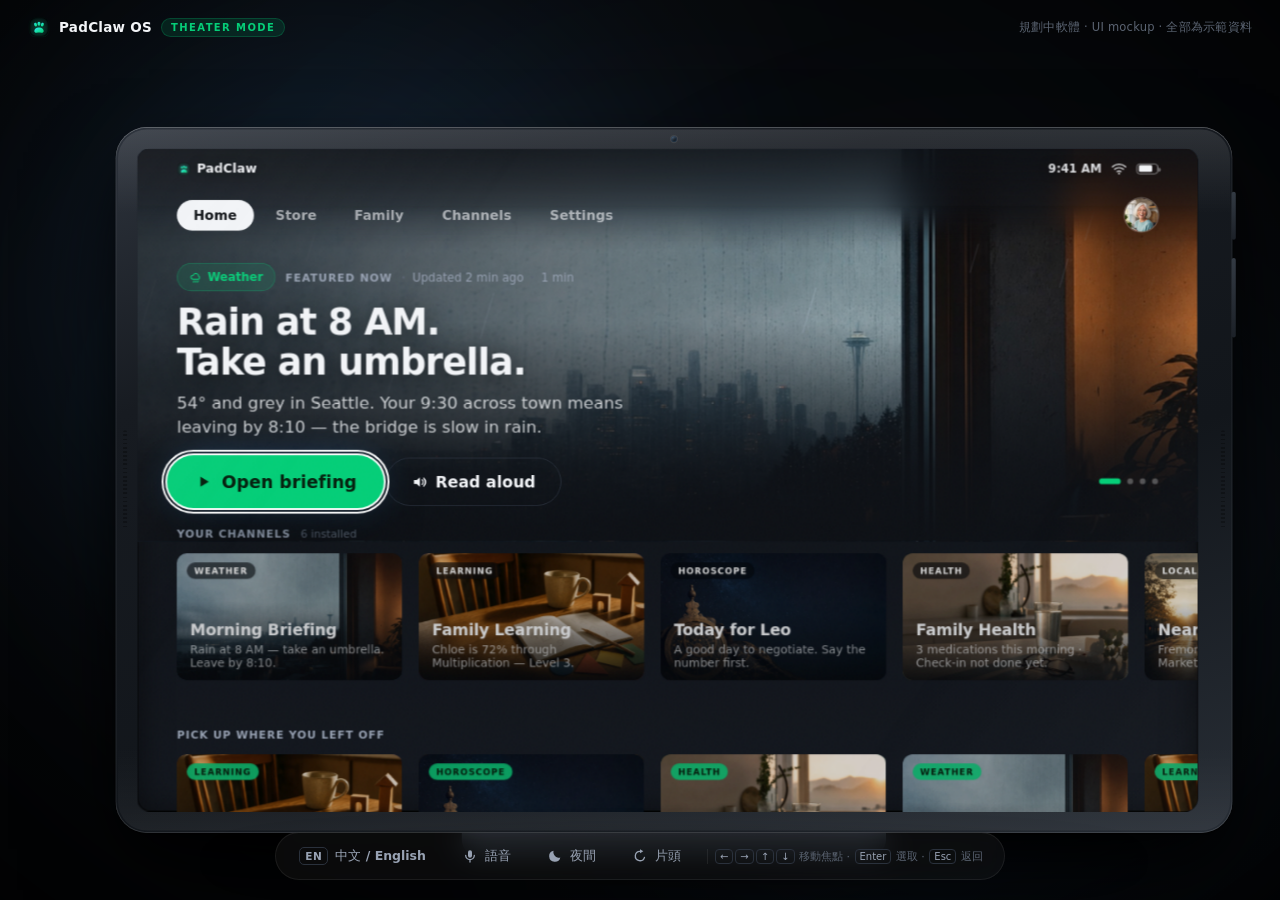
<file: theater/index.html>
<!DOCTYPE html>
<html lang="zh-Hant">
<head>
<meta charset="utf-8">
<meta name="viewport" content="width=device-width, initial-scale=1">
<title>PadClaw OS — Theater Mode 平板顯示劇院</title>
<meta name="description" content="PadClaw 平板顯示劇院：Netflix / Apple TV 等級的 billboard + shelf 介面示範，含首頁、商城、家庭成員與四大場景頻道。">
<link rel="icon" href="assets/img/padclaw-appicon.svg" type="image/svg+xml">
<link rel="stylesheet" href="assets/css/base.css?v7">
<link rel="stylesheet" href="assets/css/views.css?v7">
</head>
<body>

<!-- ══ 背景舞台：環境光暈隨焦點內容染色（tvOS ambient） ══ -->
<div class="room" id="room" aria-hidden="true">
  <div class="room__glow room__glow--a"></div>
  <div class="room__glow room__glow--b"></div>
  <div class="room__vignette"></div>
</div>

<!-- ══ 外框 HUD：裝置外的展示控制列（不屬於產品 UI） ══ -->
<header class="hud hud--top">
  <div class="hud__brand">
    <img class="mark" src="assets/img/padclaw-mark.svg" width="22" height="22" alt="">
    <span>Pad<b>Claw</b> OS</span>
    <em class="hud__tag">Theater Mode</em>
  </div>
  <p class="hud__note">規劃中軟體 · UI mockup · 全部為示範資料</p>
</header>

<!-- ══ 平板電腦本體 ══ -->
<main class="stage" id="stage">
  <div class="device" id="device">
    <div class="device__shell">
      <div class="device__cam" aria-hidden="true"><i></i></div>

      <div class="screen" id="screen">
        <!-- 內容層 -->
        <div class="view" id="view"></div>

        <!-- 系統 chrome：狀態列 + 毛玻璃 tab 列 -->
        <div class="chrome" id="chrome">
          <div class="statusbar">
            <span class="statusbar__word"><img class="mark" src="assets/img/padclaw-mark.svg" width="17" height="17" alt=""><span>Pad<b>Claw</b></span></span>
            <span class="statusbar__right">
              <span class="statusbar__time">9:41 AM</span>
              <svg viewBox="0 0 20 16" width="18" height="15" aria-hidden="true" class="ic-wifi">
                <path d="M1 5.2a13.5 13.5 0 0 1 18 0" fill="none" stroke="currentColor" stroke-width="1.7" stroke-linecap="round"/>
                <path d="M4.2 8.4a9 9 0 0 1 11.6 0" fill="none" stroke="currentColor" stroke-width="1.7" stroke-linecap="round"/>
                <path d="M7.4 11.6a4.5 4.5 0 0 1 5.2 0" fill="none" stroke="currentColor" stroke-width="1.7" stroke-linecap="round"/>
                <circle cx="10" cy="14.2" r="1.2" fill="currentColor"/>
              </svg>
              <span class="battery"><i style="width:78%"></i></span>
            </span>
          </div>

          <nav class="tabbar" id="tabbar" aria-label="Primary">
            <div class="tabbar__glass"></div>
            <div class="tabbar__items" id="tabbarItems"></div>
            <button class="tabbar__avatar" id="tabAvatar" type="button" data-focusable data-row="nav" title="Barbara"></button>
          </nav>
        </div>

        <!-- 播放中提示 -->
        <div class="nowplaying" id="nowPlaying"></div>

        <!-- 疊層：語音 / 同意閘門 / 開機片頭 -->
        <div class="layer" id="layer"></div>
        <div class="boot" id="boot"></div>

        <!-- 螢幕質感：顆粒 + 玻璃反光 -->
        <div class="screen__grain" aria-hidden="true"></div>
        <div class="screen__gloss" aria-hidden="true"></div>
      </div>

      <div class="device__grille device__grille--l" aria-hidden="true"></div>
      <div class="device__grille device__grille--r" aria-hidden="true"></div>
    </div>
    <div class="device__btn device__btn--power" aria-hidden="true"></div>
    <div class="device__btn device__btn--vol" aria-hidden="true"></div>
    <div class="device__stand" aria-hidden="true"></div>
    <div class="device__shadow" aria-hidden="true"></div>
  </div>
</main>

<!-- ══ 手機直向:轉橫向引導 ══ -->
<div class="rotate" id="rotateHint">
  <img src="assets/img/padclaw-appicon.svg" width="76" height="76" alt="">
  <b>把手機轉成橫的</b>
  <span>PadClaw 是一台 12.4 吋的橫向裝置，<br>轉過來才看得到完整的劇院模式。</span>
  <i>Rotate your phone to landscape</i>
  <svg viewBox="0 0 48 48" width="40" height="40" aria-hidden="true" class="rotate__icon">
    <rect x="14" y="6" width="20" height="36" rx="4.5" fill="none" stroke="currentColor" stroke-width="2.4"/>
    <path d="M40 20a16 16 0 0 0-9-12" fill="none" stroke="#05CE78" stroke-width="2.6" stroke-linecap="round"/>
    <path d="M31.5 4.5 31 9l4.4-.9z" fill="#05CE78"/>
  </svg>
</div>

<!-- ══ 底部遙控列 ══ -->
<footer class="hud hud--bottom">
  <div class="remote">
    <button class="remote__btn" id="btnLang" type="button" title="切換介面語言">
      <span class="remote__key">EN</span><span class="remote__label">中文 / English</span>
    </button>
    <button class="remote__btn" id="btnVoice" type="button" title="語音疊層">
      <svg viewBox="0 0 24 24" width="16" height="16" aria-hidden="true"><path d="M12 3.5a3 3 0 0 1 3 3v5a3 3 0 1 1-6 0v-5a3 3 0 0 1 3-3Z" fill="currentColor"/><path d="M5.5 11a6.5 6.5 0 0 0 13 0M12 17.5V21" fill="none" stroke="currentColor" stroke-width="1.9" stroke-linecap="round"/></svg>
      <span class="remote__label">語音</span>
    </button>
    <button class="remote__btn" id="btnNight" type="button" title="夜間模式">
      <svg viewBox="0 0 24 24" width="16" height="16" aria-hidden="true"><path d="M20 14.2A8.4 8.4 0 0 1 9.8 4 8.5 8.5 0 1 0 20 14.2Z" fill="currentColor"/></svg>
      <span class="remote__label">夜間</span>
    </button>
    <button class="remote__btn" id="btnReplay" type="button" title="重播開機片頭">
      <svg viewBox="0 0 24 24" width="16" height="16" aria-hidden="true"><path d="M12 5a7 7 0 1 0 6.7 9" fill="none" stroke="currentColor" stroke-width="2" stroke-linecap="round"/><path d="M12 1.8 12 8l5-3.1z" fill="currentColor"/></svg>
      <span class="remote__label">片頭</span>
    </button>
    <span class="remote__hint"><kbd>←</kbd><kbd>→</kbd><kbd>↑</kbd><kbd>↓</kbd> 移動焦點 · <kbd>Enter</kbd> 選取 · <kbd>Esc</kbd> 返回</span>
  </div>
</footer>

<script src="assets/js/art.js?v7"></script>
<script src="assets/js/data.js?v7"></script>
<script src="assets/js/app.js?v7"></script>
</body>
</html>
</file>
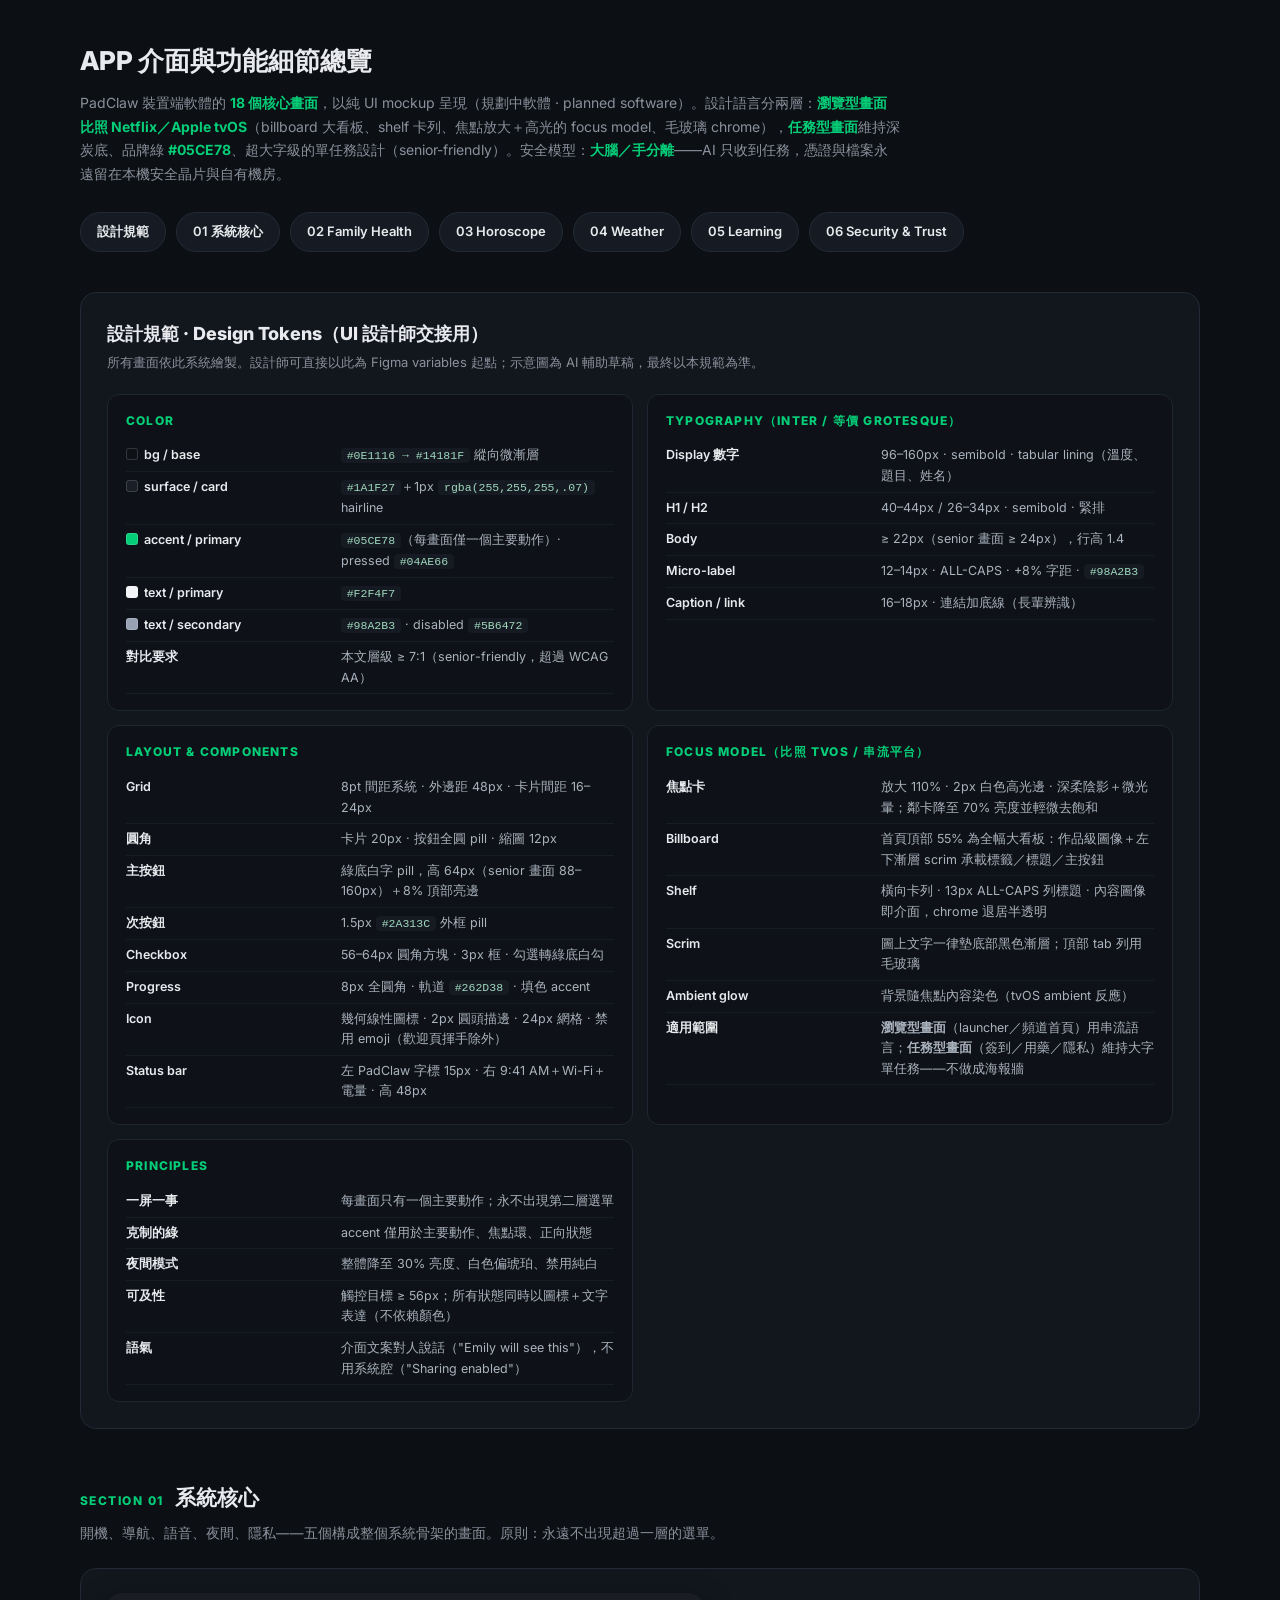
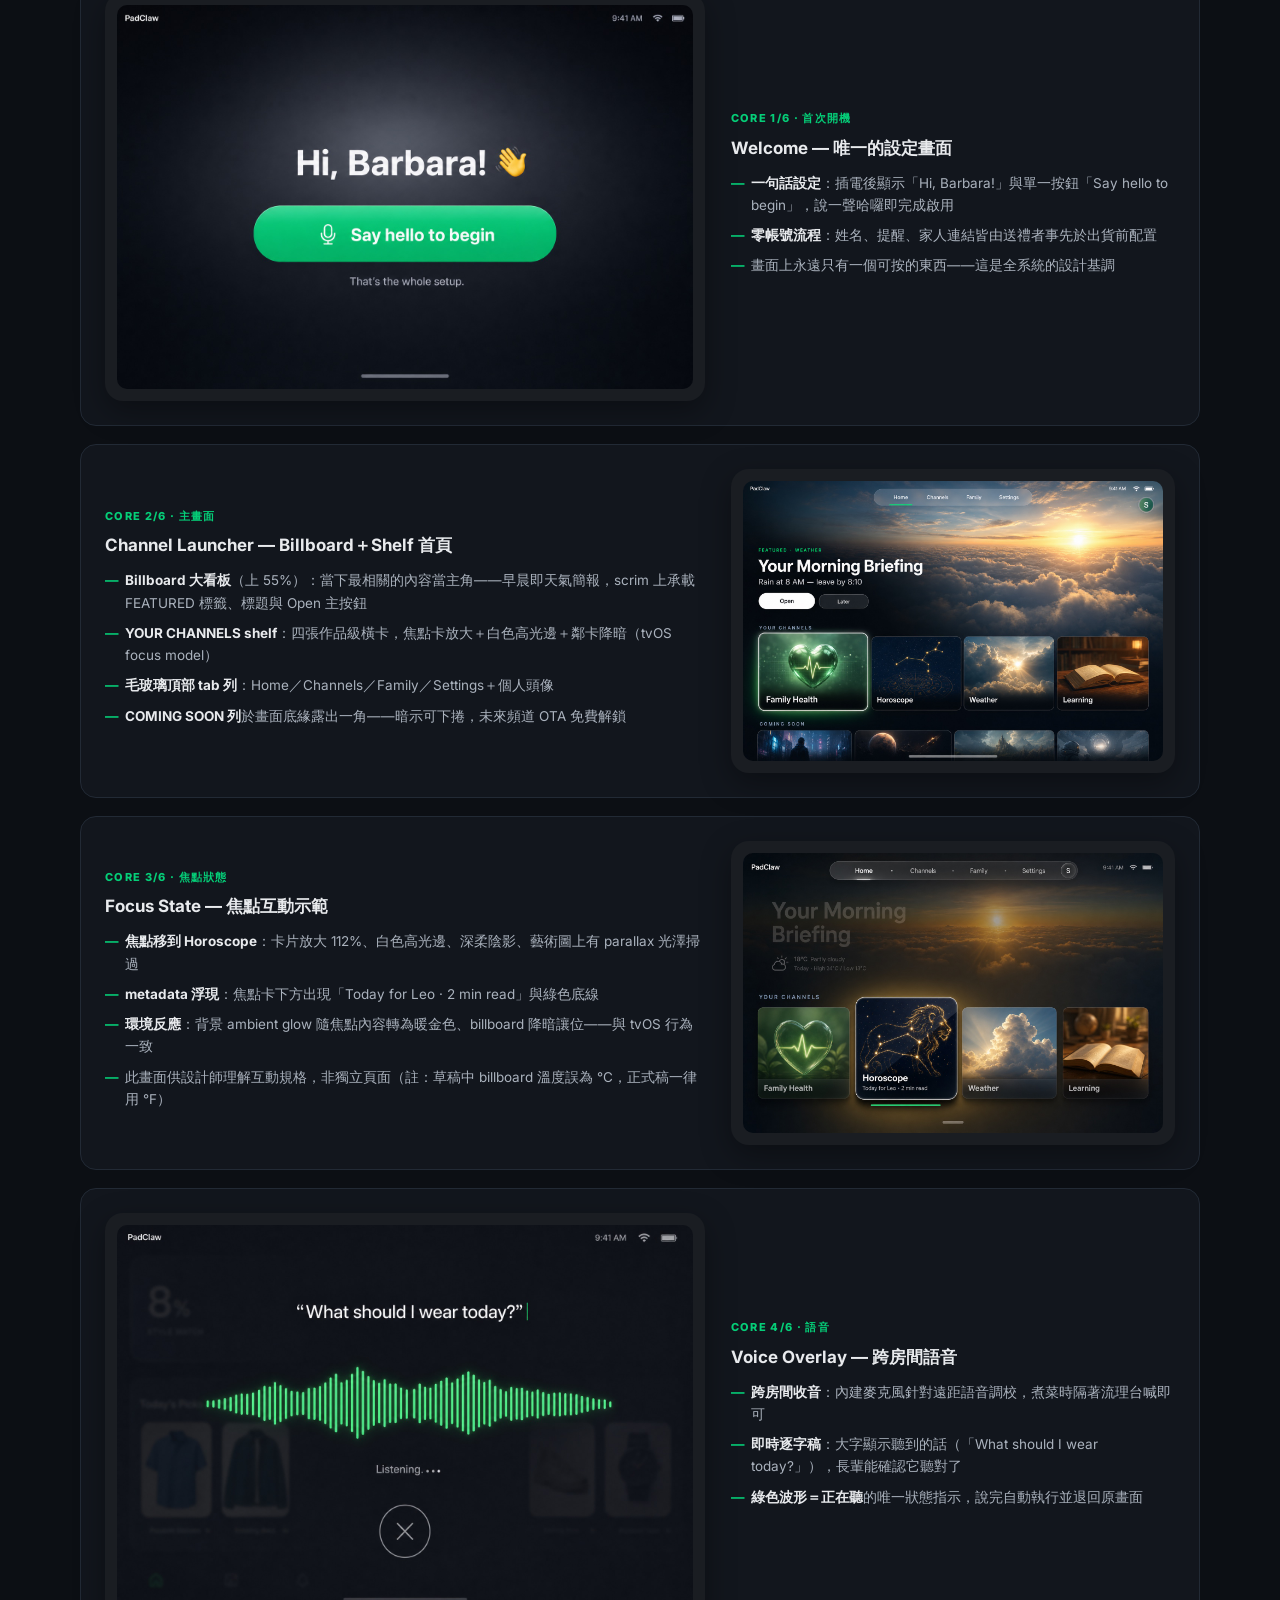
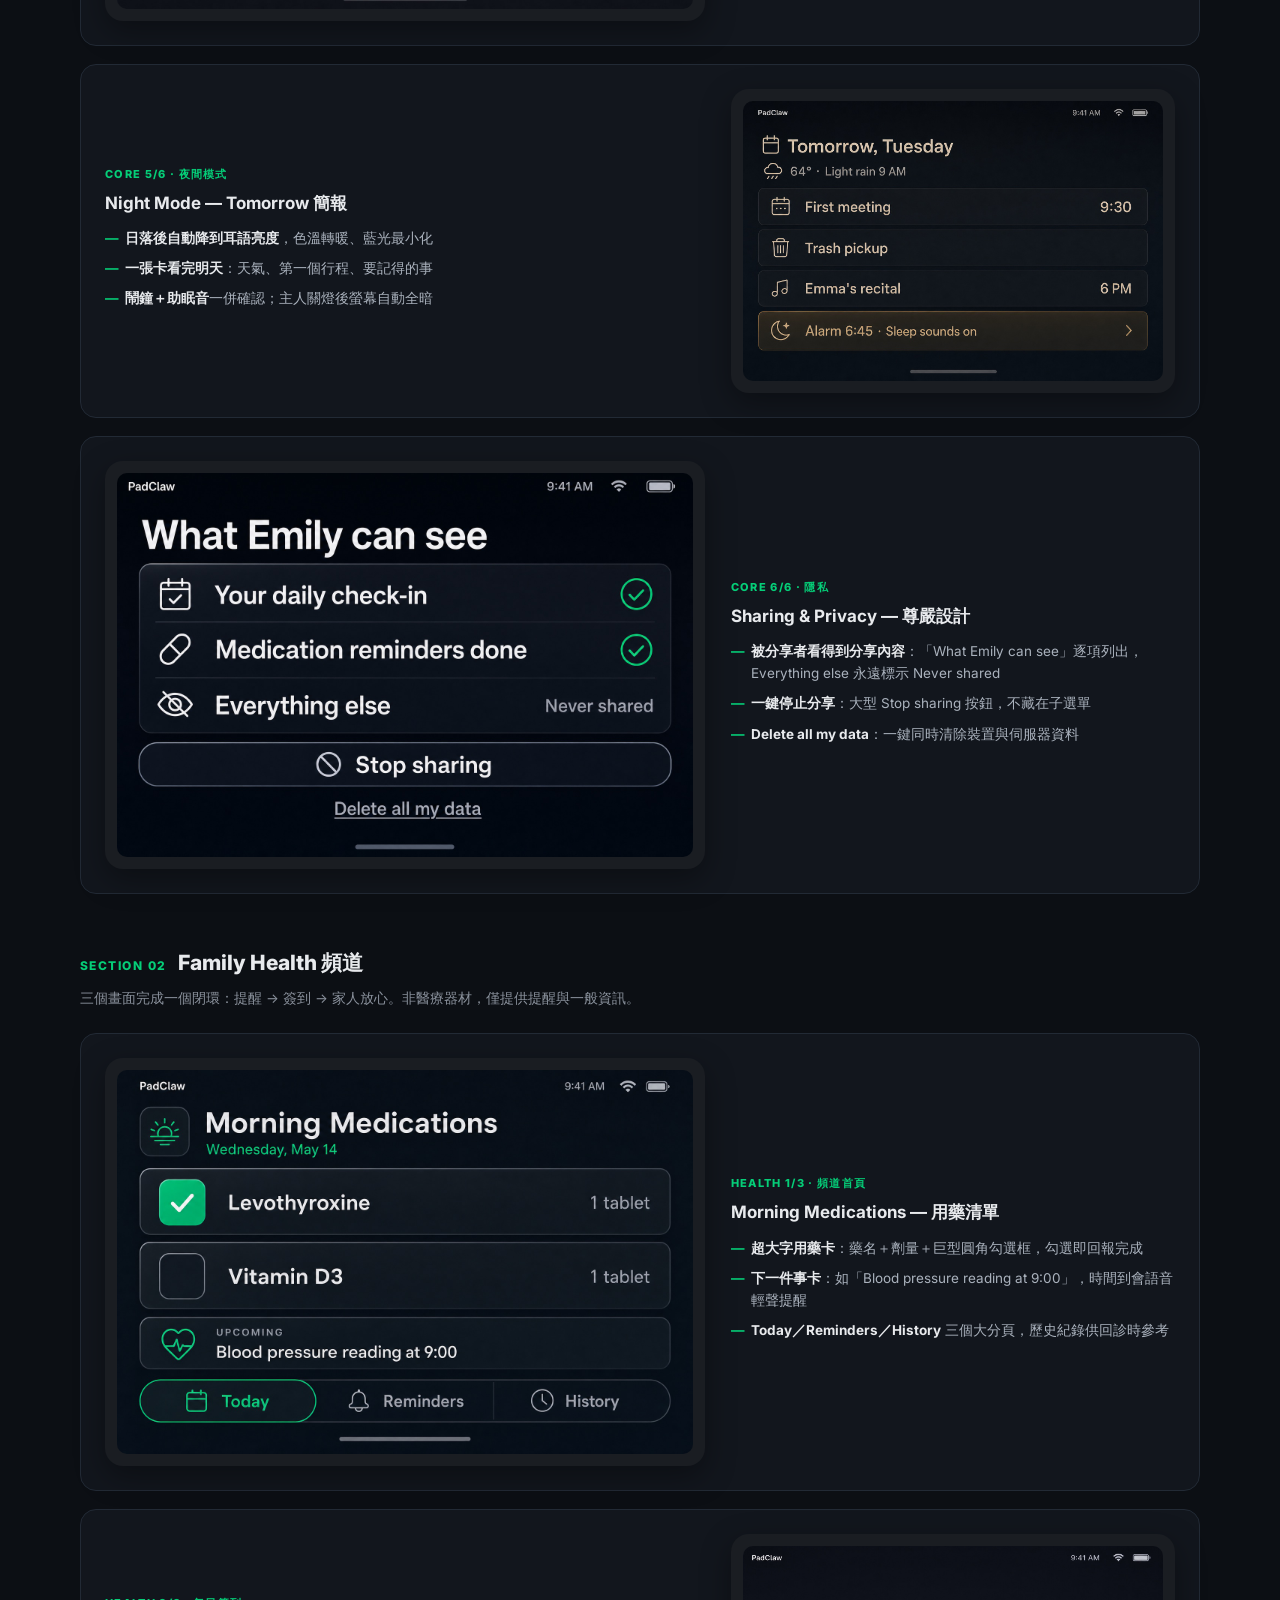
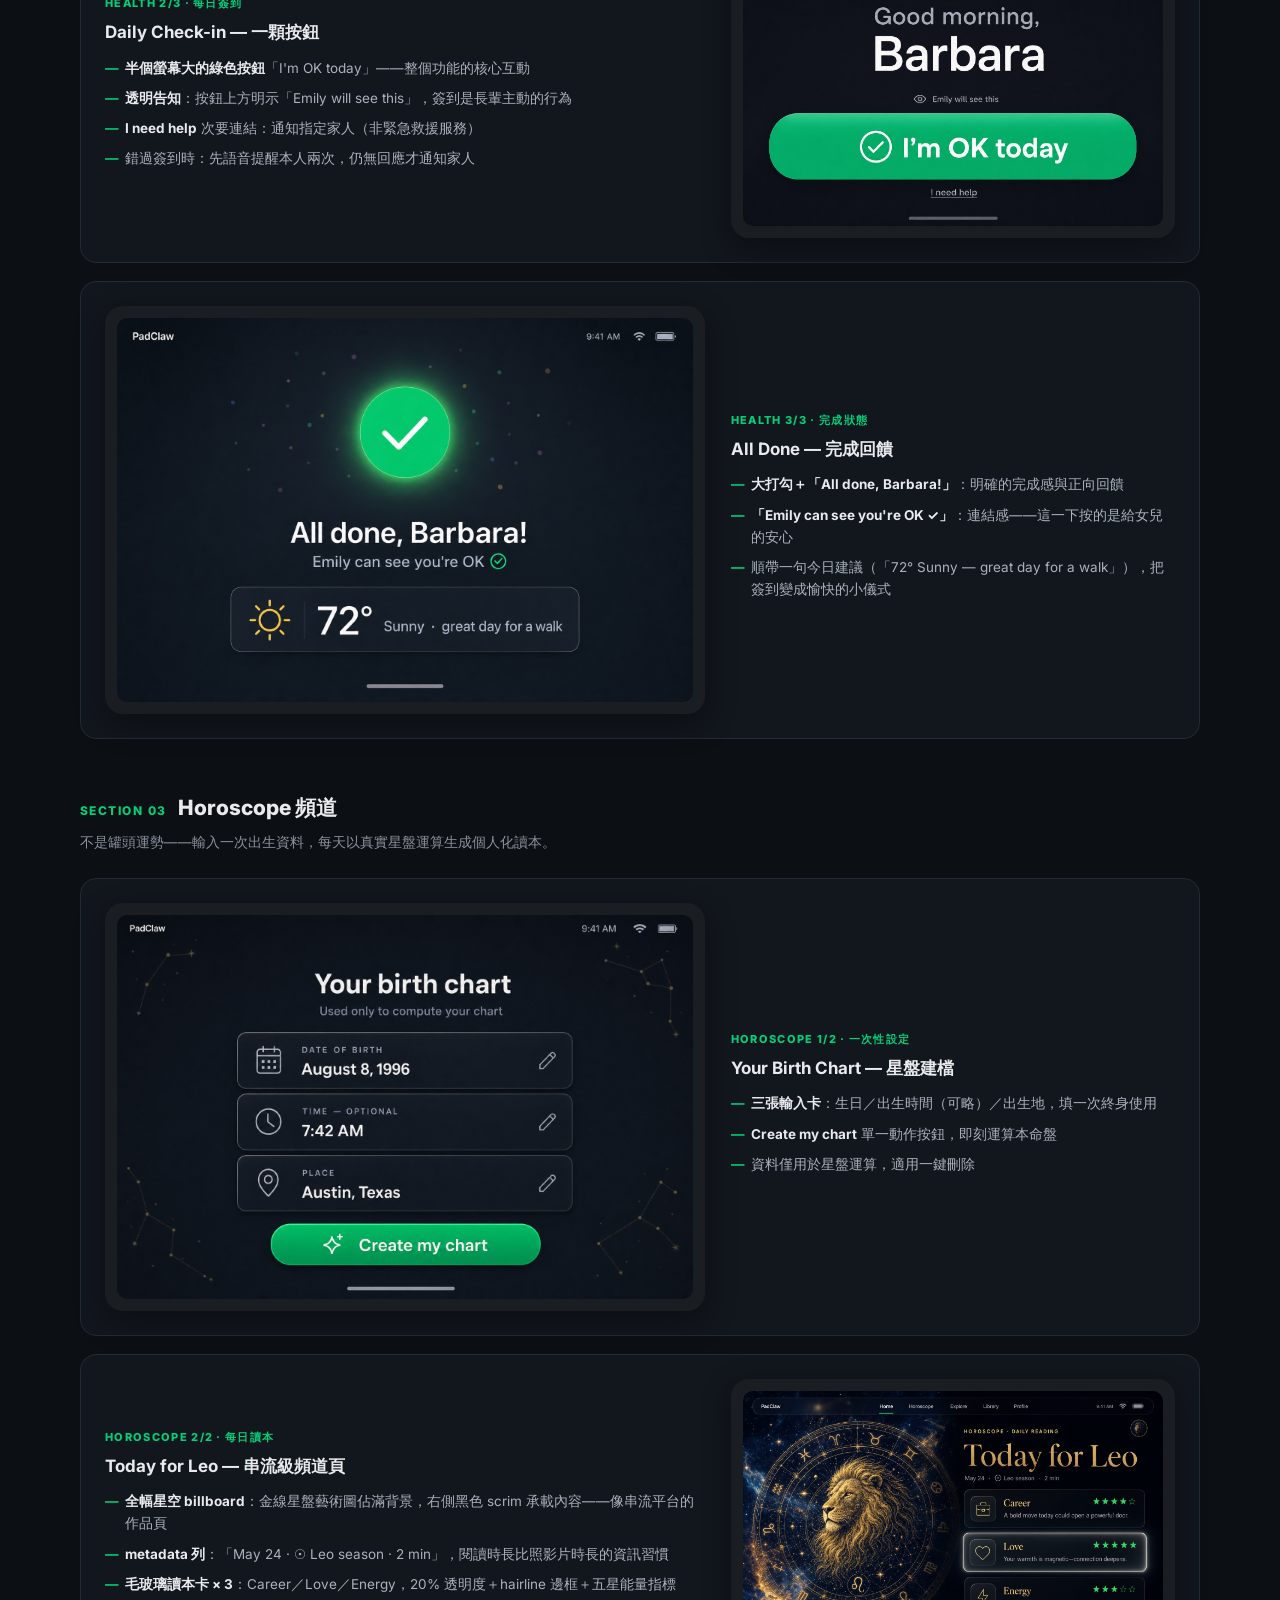
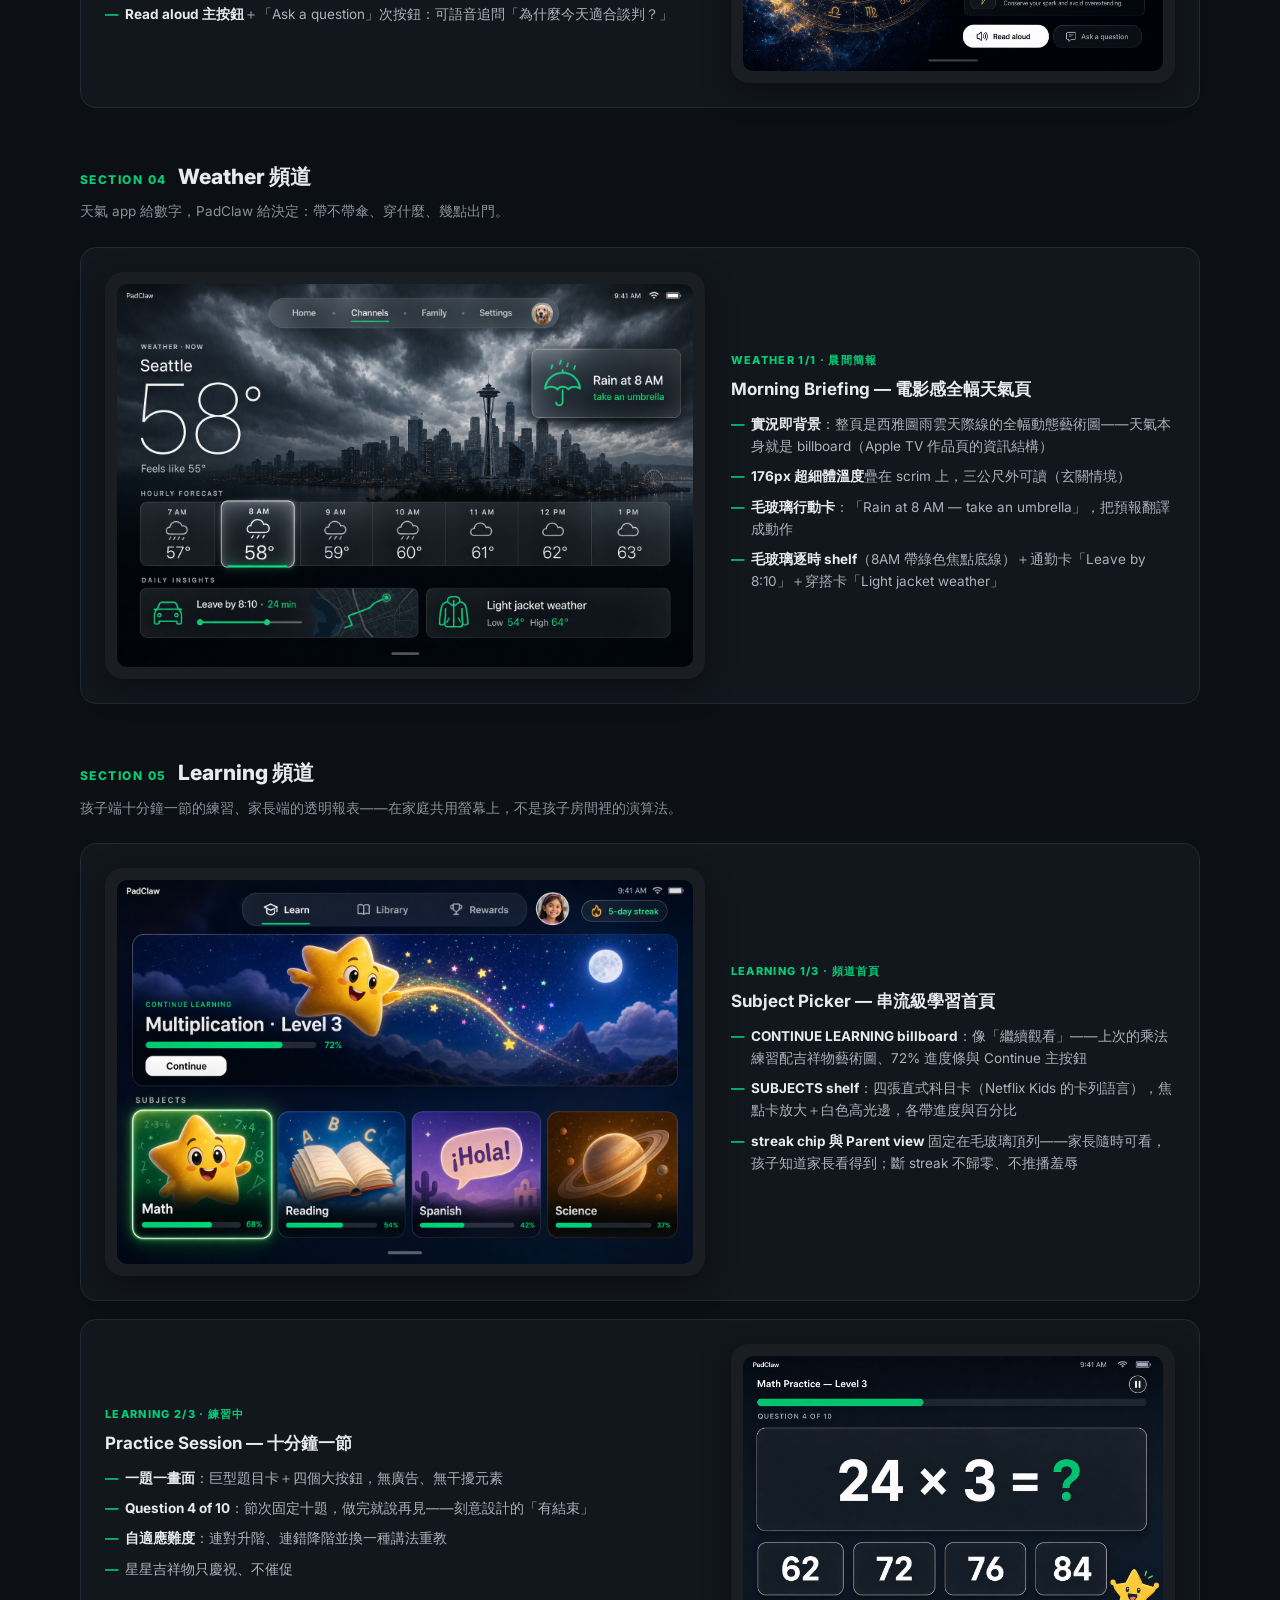
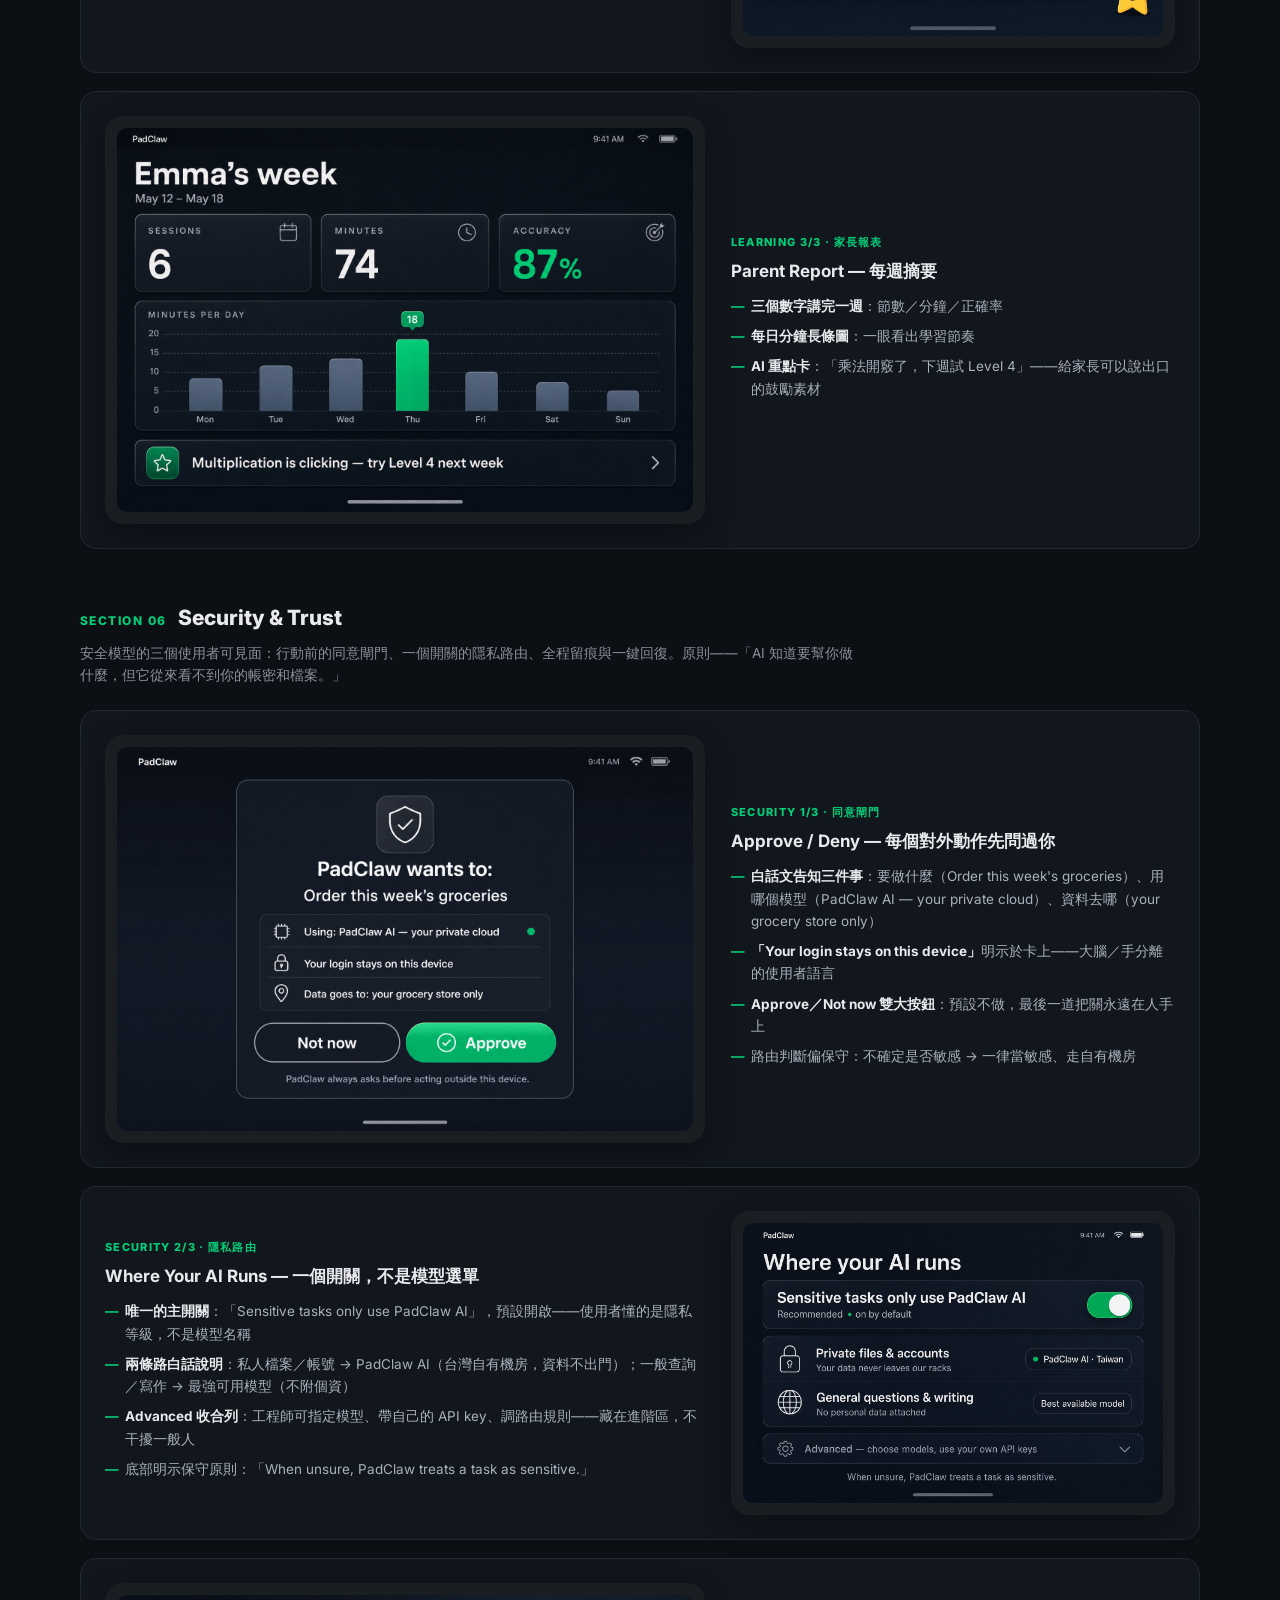
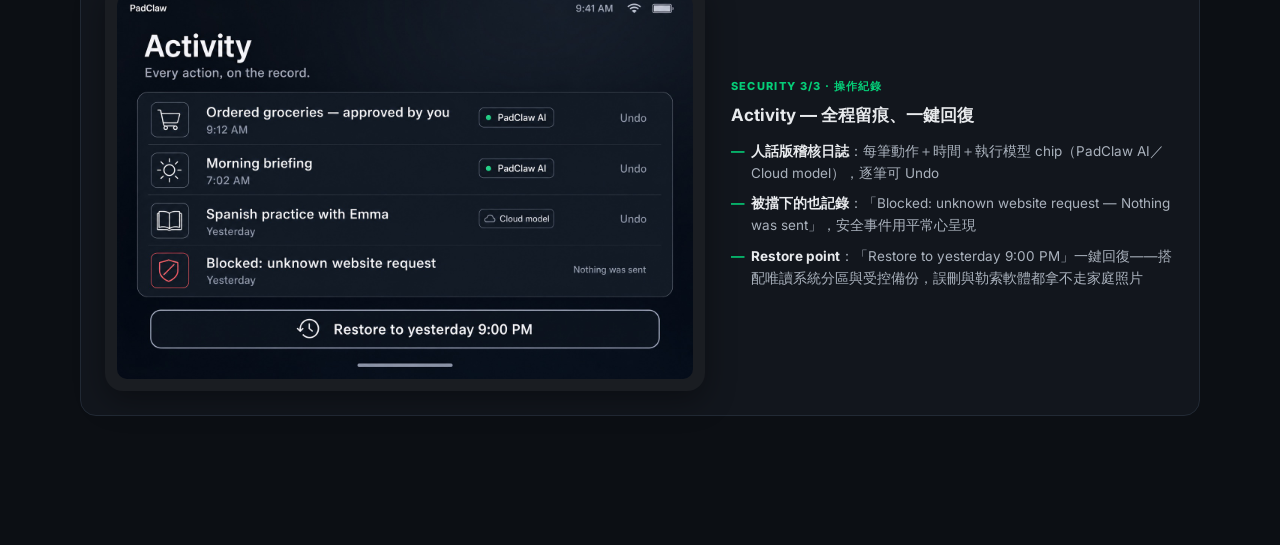
<file: app-screens.html>
<!DOCTYPE html>
<html lang="zh-Hant">
<head>
  <meta charset="UTF-8">
  <meta name="viewport" content="width=device-width, initial-scale=1.0">
  <title>PadClaw — APP 介面與功能細節總覽</title>
  <link href="https://fonts.googleapis.com/css2?family=Inter:wght@400;500;600;700;800&display=swap" rel="stylesheet">
  <style>
    *{box-sizing:border-box;margin:0;padding:0}
    body{font-family:'Inter','PingFang TC',system-ui,sans-serif;background:#0c0f14;color:#e8eaed;padding:40px 24px 80px;line-height:1.65}
    .wrap{max-width:1120px;margin:0 auto}
    h1{font-size:26px;font-weight:800;margin-bottom:8px}
    .sub{color:#8a919c;font-size:14px;margin-bottom:26px;line-height:1.7;max-width:820px}
    .sub strong{color:#05CE78}
    .toc{display:flex;gap:10px;margin-bottom:40px;flex-wrap:wrap}
    .toc a{font-size:13px;font-weight:600;color:#e8eaed;text-decoration:none;background:#161b23;border:1px solid #232b36;border-radius:999px;padding:8px 16px}
    .toc a:hover{border-color:#05CE78}

    .sect{margin-bottom:52px}
    .sect-head{display:flex;align-items:baseline;gap:12px;margin-bottom:6px}
    .sect-num{font-size:12px;font-weight:800;letter-spacing:.12em;color:#05CE78}
    .sect-head h2{font-size:21px;font-weight:800}
    .sect-desc{color:#8a919c;font-size:13.5px;margin-bottom:24px;max-width:780px}

    .ds{background:#12161d;border:1px solid #222a35;border-radius:16px;padding:26px;margin-bottom:52px}
    .ds h2{font-size:18px;font-weight:800;margin-bottom:4px}
    .ds .ds-sub{color:#8a919c;font-size:13px;margin-bottom:20px}
    .ds-grid{display:grid;grid-template-columns:repeat(2,1fr);gap:14px}
    .ds-card{background:#0e1218;border:1px solid #1e2631;border-radius:12px;padding:16px 18px}
    .ds-card h4{font-size:12px;font-weight:800;letter-spacing:.1em;text-transform:uppercase;color:#05CE78;margin-bottom:10px}
    .ds-card table{width:100%;border-collapse:collapse;font-size:12.5px}
    .ds-card td{padding:5px 0;color:#aab2bd;border-bottom:1px solid #171d26;vertical-align:top}
    .ds-card td:first-child{color:#e8eaed;font-weight:600;width:44%;padding-right:10px}
    .ds-card td code{font-family:ui-monospace,Menlo,monospace;font-size:11.5px;background:#161b23;border-radius:4px;padding:1px 6px;color:#9fd8bc}
    .swatch{display:inline-block;width:12px;height:12px;border-radius:3px;margin-right:6px;vertical-align:-1px;border:1px solid rgba(255,255,255,.15)}
    @media(max-width:860px){.ds-grid{grid-template-columns:1fr}}

    .screen{display:grid;grid-template-columns:1.35fr 1fr;gap:26px;align-items:center;background:#12161d;border:1px solid #222a35;border-radius:16px;padding:24px;margin-bottom:18px}
    .screen.flip .scr-media{order:2}
    .scr-media .frame{background:#1a1d22;border-radius:18px;padding:12px;box-shadow:0 10px 30px rgba(0,0,0,.35)}
    .scr-media img{width:100%;border-radius:10px;display:block}
    .scr-copy .scr-kicker{font-size:11px;font-weight:800;letter-spacing:.12em;text-transform:uppercase;color:#05CE78;margin-bottom:6px}
    .scr-copy h3{font-size:17px;font-weight:700;margin-bottom:10px}
    .scr-copy ul{list-style:none}
    .scr-copy li{font-size:13.5px;color:#aab2bd;padding-left:20px;position:relative;margin-bottom:8px}
    .scr-copy li::before{content:"—";position:absolute;left:0;color:#05CE78;font-weight:700}
    .scr-copy li strong{color:#e8eaed}
    @media(max-width:860px){.screen{grid-template-columns:1fr}.screen.flip .scr-media{order:0}}
  </style>
</head>
<body>
<div class="wrap">
  <h1>APP 介面與功能細節總覽</h1>
  <p class="sub">PadClaw 裝置端軟體的 <strong>18 個核心畫面</strong>，以純 UI mockup 呈現（規劃中軟體 · planned software）。設計語言分兩層：<strong>瀏覽型畫面比照 Netflix／Apple tvOS</strong>（billboard 大看板、shelf 卡列、焦點放大＋高光的 focus model、毛玻璃 chrome），<strong>任務型畫面</strong>維持深炭底、品牌綠 <strong>#05CE78</strong>、超大字級的單任務設計（senior-friendly）。安全模型：<strong>大腦／手分離</strong>——AI 只收到任務，憑證與檔案永遠留在本機安全晶片與自有機房。</p>
  <div class="toc">
    <a href="#s-ds">設計規範</a>
    <a href="#s-core">01 系統核心</a>
    <a href="#s-health">02 Family Health</a>
    <a href="#s-astro">03 Horoscope</a>
    <a href="#s-weather">04 Weather</a>
    <a href="#s-learning">05 Learning</a>
    <a href="#s-security">06 Security &amp; Trust</a>
  </div>

  <!-- ============ DESIGN SYSTEM ============ -->
  <div class="ds" id="s-ds">
    <h2>設計規範 · Design Tokens（UI 設計師交接用）</h2>
    <p class="ds-sub">所有畫面依此系統繪製。設計師可直接以此為 Figma variables 起點；示意圖為 AI 輔助草稿，最終以本規範為準。</p>
    <div class="ds-grid">
      <div class="ds-card">
        <h4>Color</h4>
        <table>
          <tr><td><span class="swatch" style="background:#0E1116"></span>bg / base</td><td><code>#0E1116 → #14181F</code> 縱向微漸層</td></tr>
          <tr><td><span class="swatch" style="background:#1A1F27"></span>surface / card</td><td><code>#1A1F27</code>＋1px <code>rgba(255,255,255,.07)</code> hairline</td></tr>
          <tr><td><span class="swatch" style="background:#05CE78"></span>accent / primary</td><td><code>#05CE78</code>（每畫面僅一個主要動作）· pressed <code>#04AE66</code></td></tr>
          <tr><td><span class="swatch" style="background:#F2F4F7"></span>text / primary</td><td><code>#F2F4F7</code></td></tr>
          <tr><td><span class="swatch" style="background:#98A2B3"></span>text / secondary</td><td><code>#98A2B3</code> · disabled <code>#5B6472</code></td></tr>
          <tr><td>對比要求</td><td>本文層級 ≥ 7:1（senior-friendly，超過 WCAG AA）</td></tr>
        </table>
      </div>
      <div class="ds-card">
        <h4>Typography（Inter / 等價 grotesque）</h4>
        <table>
          <tr><td>Display 數字</td><td>96–160px · semibold · tabular lining（溫度、題目、姓名）</td></tr>
          <tr><td>H1 / H2</td><td>40–44px / 26–34px · semibold · 緊排</td></tr>
          <tr><td>Body</td><td>≥ 22px（senior 畫面 ≥ 24px），行高 1.4</td></tr>
          <tr><td>Micro-label</td><td>12–14px · ALL-CAPS · +8% 字距 · <code>#98A2B3</code></td></tr>
          <tr><td>Caption / link</td><td>16–18px · 連結加底線（長輩辨識）</td></tr>
        </table>
      </div>
      <div class="ds-card">
        <h4>Layout &amp; Components</h4>
        <table>
          <tr><td>Grid</td><td>8pt 間距系統 · 外邊距 48px · 卡片間距 16–24px</td></tr>
          <tr><td>圓角</td><td>卡片 20px · 按鈕全圓 pill · 縮圖 12px</td></tr>
          <tr><td>主按鈕</td><td>綠底白字 pill，高 64px（senior 畫面 88–160px）＋8% 頂部亮邊</td></tr>
          <tr><td>次按鈕</td><td>1.5px <code>#2A313C</code> 外框 pill</td></tr>
          <tr><td>Checkbox</td><td>56–64px 圓角方塊 · 3px 框 · 勾選轉綠底白勾</td></tr>
          <tr><td>Progress</td><td>8px 全圓角 · 軌道 <code>#262D38</code> · 填色 accent</td></tr>
          <tr><td>Icon</td><td>幾何線性圖標 · 2px 圓頭描邊 · 24px 網格 · 禁用 emoji（歡迎頁揮手除外）</td></tr>
          <tr><td>Status bar</td><td>左 PadClaw 字標 15px · 右 9:41 AM＋Wi-Fi＋電量 · 高 48px</td></tr>
        </table>
      </div>
      <div class="ds-card">
        <h4>Focus Model（比照 tvOS / 串流平台）</h4>
        <table>
          <tr><td>焦點卡</td><td>放大 110% · 2px 白色高光邊 · 深柔陰影＋微光暈；鄰卡降至 70% 亮度並輕微去飽和</td></tr>
          <tr><td>Billboard</td><td>首頁頂部 55% 為全幅大看板：作品級圖像＋左下漸層 scrim 承載標籤／標題／主按鈕</td></tr>
          <tr><td>Shelf</td><td>橫向卡列 · 13px ALL-CAPS 列標題 · 內容圖像即介面，chrome 退居半透明</td></tr>
          <tr><td>Scrim</td><td>圖上文字一律墊底部黑色漸層；頂部 tab 列用毛玻璃</td></tr>
          <tr><td>Ambient glow</td><td>背景隨焦點內容染色（tvOS ambient 反應）</td></tr>
          <tr><td>適用範圍</td><td><strong>瀏覽型畫面</strong>（launcher／頻道首頁）用串流語言；<strong>任務型畫面</strong>（簽到／用藥／隱私）維持大字單任務——不做成海報牆</td></tr>
        </table>
      </div>
      <div class="ds-card">
        <h4>Principles</h4>
        <table>
          <tr><td>一屏一事</td><td>每畫面只有一個主要動作；永不出現第二層選單</td></tr>
          <tr><td>克制的綠</td><td>accent 僅用於主要動作、焦點環、正向狀態</td></tr>
          <tr><td>夜間模式</td><td>整體降至 30% 亮度、白色偏琥珀、禁用純白</td></tr>
          <tr><td>可及性</td><td>觸控目標 ≥ 56px；所有狀態同時以圖標＋文字表達（不依賴顏色）</td></tr>
          <tr><td>語氣</td><td>介面文案對人說話（"Emily will see this"），不用系統腔（"Sharing enabled"）</td></tr>
        </table>
      </div>
    </div>
  </div>

  <!-- ============ 01 CORE ============ -->
  <div class="sect" id="s-core">
    <div class="sect-head"><span class="sect-num">SECTION 01</span><h2>系統核心</h2></div>
    <p class="sect-desc">開機、導航、語音、夜間、隱私——五個構成整個系統骨架的畫面。原則：永遠不出現超過一層的選單。</p>

    <div class="screen">
      <div class="scr-media"><div class="frame"><img loading="lazy" src="web-ui-welcome.jpg" alt="Welcome screen"></div></div>
      <div class="scr-copy">
        <div class="scr-kicker">Core 1/6 · 首次開機</div>
        <h3>Welcome — 唯一的設定畫面</h3>
        <ul>
          <li><strong>一句話設定</strong>：插電後顯示「Hi, Barbara!」與單一按鈕「Say hello to begin」，說一聲哈囉即完成啟用</li>
          <li><strong>零帳號流程</strong>：姓名、提醒、家人連結皆由送禮者事先於出貨前配置</li>
          <li>畫面上永遠只有一個可按的東西——這是全系統的設計基調</li>
        </ul>
      </div>
    </div>

    <div class="screen flip">
      <div class="scr-media"><div class="frame"><img loading="lazy" src="web-ui-launcher.jpg" alt="Channel launcher"></div></div>
      <div class="scr-copy">
        <div class="scr-kicker">Core 2/6 · 主畫面</div>
        <h3>Channel Launcher — Billboard＋Shelf 首頁</h3>
        <ul>
          <li><strong>Billboard 大看板</strong>（上 55%）：當下最相關的內容當主角——早晨即天氣簡報，scrim 上承載 FEATURED 標籤、標題與 Open 主按鈕</li>
          <li><strong>YOUR CHANNELS shelf</strong>：四張作品級橫卡，焦點卡放大＋白色高光邊＋鄰卡降暗（tvOS focus model）</li>
          <li><strong>毛玻璃頂部 tab 列</strong>：Home／Channels／Family／Settings＋個人頭像</li>
          <li><strong>COMING SOON 列</strong>於畫面底緣露出一角——暗示可下捲，未來頻道 OTA 免費解鎖</li>
        </ul>
      </div>
    </div>

    <div class="screen flip">
      <div class="scr-media"><div class="frame"><img loading="lazy" src="web-ui-launcher-focus.jpg" alt="Focus state — Horoscope card focused"></div></div>
      <div class="scr-copy">
        <div class="scr-kicker">Core 3/6 · 焦點狀態</div>
        <h3>Focus State — 焦點互動示範</h3>
        <ul>
          <li><strong>焦點移到 Horoscope</strong>：卡片放大 112%、白色高光邊、深柔陰影、藝術圖上有 parallax 光澤掃過</li>
          <li><strong>metadata 浮現</strong>：焦點卡下方出現「Today for Leo · 2 min read」與綠色底線</li>
          <li><strong>環境反應</strong>：背景 ambient glow 隨焦點內容轉為暖金色、billboard 降暗讓位——與 tvOS 行為一致</li>
          <li>此畫面供設計師理解互動規格，非獨立頁面（註：草稿中 billboard 溫度誤為 °C，正式稿一律用 °F）</li>
        </ul>
      </div>
    </div>

    <div class="screen">
      <div class="scr-media"><div class="frame"><img loading="lazy" src="web-ui-voice.jpg" alt="Voice overlay"></div></div>
      <div class="scr-copy">
        <div class="scr-kicker">Core 4/6 · 語音</div>
        <h3>Voice Overlay — 跨房間語音</h3>
        <ul>
          <li><strong>跨房間收音</strong>：內建麥克風針對遠距語音調校，煮菜時隔著流理台喊即可</li>
          <li><strong>即時逐字稿</strong>：大字顯示聽到的話（「What should I wear today?」），長輩能確認它聽對了</li>
          <li><strong>綠色波形＝正在聽</strong>的唯一狀態指示，說完自動執行並退回原畫面</li>
        </ul>
      </div>
    </div>

    <div class="screen flip">
      <div class="scr-media"><div class="frame"><img loading="lazy" src="web-ui-night.jpg" alt="Night mode"></div></div>
      <div class="scr-copy">
        <div class="scr-kicker">Core 5/6 · 夜間模式</div>
        <h3>Night Mode — Tomorrow 簡報</h3>
        <ul>
          <li><strong>日落後自動降到耳語亮度</strong>，色溫轉暖、藍光最小化</li>
          <li><strong>一張卡看完明天</strong>：天氣、第一個行程、要記得的事</li>
          <li><strong>鬧鐘＋助眠音</strong>一併確認；主人關燈後螢幕自動全暗</li>
        </ul>
      </div>
    </div>

    <div class="screen">
      <div class="scr-media"><div class="frame"><img loading="lazy" src="web-ui-privacy.jpg" alt="Privacy sharing"></div></div>
      <div class="scr-copy">
        <div class="scr-kicker">Core 6/6 · 隱私</div>
        <h3>Sharing &amp; Privacy — 尊嚴設計</h3>
        <ul>
          <li><strong>被分享者看得到分享內容</strong>：「What Emily can see」逐項列出，Everything else 永遠標示 Never shared</li>
          <li><strong>一鍵停止分享</strong>：大型 Stop sharing 按鈕，不藏在子選單</li>
          <li><strong>Delete all my data</strong>：一鍵同時清除裝置與伺服器資料</li>
        </ul>
      </div>
    </div>
  </div>

  <!-- ============ 02 HEALTH ============ -->
  <div class="sect" id="s-health">
    <div class="sect-head"><span class="sect-num">SECTION 02</span><h2>Family Health 頻道</h2></div>
    <p class="sect-desc">三個畫面完成一個閉環：提醒 → 簽到 → 家人放心。非醫療器材，僅提供提醒與一般資訊。</p>

    <div class="screen">
      <div class="scr-media"><div class="frame"><img loading="lazy" src="web-ui-health-home.jpg" alt="Health home"></div></div>
      <div class="scr-copy">
        <div class="scr-kicker">Health 1/3 · 頻道首頁</div>
        <h3>Morning Medications — 用藥清單</h3>
        <ul>
          <li><strong>超大字用藥卡</strong>：藥名＋劑量＋巨型圓角勾選框，勾選即回報完成</li>
          <li><strong>下一件事卡</strong>：如「Blood pressure reading at 9:00」，時間到會語音輕聲提醒</li>
          <li><strong>Today／Reminders／History</strong> 三個大分頁，歷史紀錄供回診時參考</li>
        </ul>
      </div>
    </div>

    <div class="screen flip">
      <div class="scr-media"><div class="frame"><img loading="lazy" src="web-ui-health-checkin.jpg" alt="Daily check-in"></div></div>
      <div class="scr-copy">
        <div class="scr-kicker">Health 2/3 · 每日簽到</div>
        <h3>Daily Check-in — 一顆按鈕</h3>
        <ul>
          <li><strong>半個螢幕大的綠色按鈕</strong>「I'm OK today」——整個功能的核心互動</li>
          <li><strong>透明告知</strong>：按鈕上方明示「Emily will see this」，簽到是長輩主動的行為</li>
          <li><strong>I need help</strong> 次要連結：通知指定家人（非緊急救援服務）</li>
          <li>錯過簽到時：先語音提醒本人兩次，仍無回應才通知家人</li>
        </ul>
      </div>
    </div>

    <div class="screen">
      <div class="scr-media"><div class="frame"><img loading="lazy" src="web-ui-health-done.jpg" alt="Check-in done"></div></div>
      <div class="scr-copy">
        <div class="scr-kicker">Health 3/3 · 完成狀態</div>
        <h3>All Done — 完成回饋</h3>
        <ul>
          <li><strong>大打勾＋「All done, Barbara!」</strong>：明確的完成感與正向回饋</li>
          <li><strong>「Emily can see you're OK ✓」</strong>：連結感——這一下按的是給女兒的安心</li>
          <li>順帶一句今日建議（「72° Sunny — great day for a walk」），把簽到變成愉快的小儀式</li>
        </ul>
      </div>
    </div>
  </div>

  <!-- ============ 03 HOROSCOPE ============ -->
  <div class="sect" id="s-astro">
    <div class="sect-head"><span class="sect-num">SECTION 03</span><h2>Horoscope 頻道</h2></div>
    <p class="sect-desc">不是罐頭運勢——輸入一次出生資料，每天以真實星盤運算生成個人化讀本。</p>

    <div class="screen">
      <div class="scr-media"><div class="frame"><img loading="lazy" src="web-ui-astro-setup.jpg" alt="Birth chart setup"></div></div>
      <div class="scr-copy">
        <div class="scr-kicker">Horoscope 1/2 · 一次性設定</div>
        <h3>Your Birth Chart — 星盤建檔</h3>
        <ul>
          <li><strong>三張輸入卡</strong>：生日／出生時間（可略）／出生地，填一次終身使用</li>
          <li><strong>Create my chart</strong> 單一動作按鈕，即刻運算本命盤</li>
          <li>資料僅用於星盤運算，適用一鍵刪除</li>
        </ul>
      </div>
    </div>

    <div class="screen flip">
      <div class="scr-media"><div class="frame"><img loading="lazy" src="web-ui-astro-daily.jpg" alt="Daily reading"></div></div>
      <div class="scr-copy">
        <div class="scr-kicker">Horoscope 2/2 · 每日讀本</div>
        <h3>Today for Leo — 串流級頻道頁</h3>
        <ul>
          <li><strong>全幅星空 billboard</strong>：金線星盤藝術圖佔滿背景，右側黑色 scrim 承載內容——像串流平台的作品頁</li>
          <li><strong>metadata 列</strong>：「May 24 · ☉ Leo season · 2 min」，閱讀時長比照影片時長的資訊習慣</li>
          <li><strong>毛玻璃讀本卡 × 3</strong>：Career／Love／Energy，20% 透明度＋hairline 邊框＋五星能量指標</li>
          <li><strong>Read aloud 主按鈕</strong>＋「Ask a question」次按鈕：可語音追問「為什麼今天適合談判？」</li>
        </ul>
      </div>
    </div>
  </div>

  <!-- ============ 04 WEATHER ============ -->
  <div class="sect" id="s-weather">
    <div class="sect-head"><span class="sect-num">SECTION 04</span><h2>Weather 頻道</h2></div>
    <p class="sect-desc">天氣 app 給數字，PadClaw 給決定：帶不帶傘、穿什麼、幾點出門。</p>

    <div class="screen">
      <div class="scr-media"><div class="frame"><img loading="lazy" src="web-ui-weather-brief.jpg" alt="Weather briefing"></div></div>
      <div class="scr-copy">
        <div class="scr-kicker">Weather 1/1 · 晨間簡報</div>
        <h3>Morning Briefing — 電影感全幅天氣頁</h3>
        <ul>
          <li><strong>實況即背景</strong>：整頁是西雅圖雨雲天際線的全幅動態藝術圖——天氣本身就是 billboard（Apple TV 作品頁的資訊結構）</li>
          <li><strong>176px 超細體溫度</strong>疊在 scrim 上，三公尺外可讀（玄關情境）</li>
          <li><strong>毛玻璃行動卡</strong>：「Rain at 8 AM — take an umbrella」，把預報翻譯成動作</li>
          <li><strong>毛玻璃逐時 shelf</strong>（8AM 帶綠色焦點底線）＋通勤卡「Leave by 8:10」＋穿搭卡「Light jacket weather」</li>
        </ul>
      </div>
    </div>
  </div>

  <!-- ============ 05 LEARNING ============ -->
  <div class="sect" id="s-learning">
    <div class="sect-head"><span class="sect-num">SECTION 05</span><h2>Learning 頻道</h2></div>
    <p class="sect-desc">孩子端十分鐘一節的練習、家長端的透明報表——在家庭共用螢幕上，不是孩子房間裡的演算法。</p>

    <div class="screen">
      <div class="scr-media"><div class="frame"><img loading="lazy" src="web-ui-learning-home.jpg" alt="Learning home"></div></div>
      <div class="scr-copy">
        <div class="scr-kicker">Learning 1/3 · 頻道首頁</div>
        <h3>Subject Picker — 串流級學習首頁</h3>
        <ul>
          <li><strong>CONTINUE LEARNING billboard</strong>：像「繼續觀看」——上次的乘法練習配吉祥物藝術圖、72% 進度條與 Continue 主按鈕</li>
          <li><strong>SUBJECTS shelf</strong>：四張直式科目卡（Netflix Kids 的卡列語言），焦點卡放大＋白色高光邊，各帶進度與百分比</li>
          <li><strong>streak chip 與 Parent view</strong> 固定在毛玻璃頂列——家長隨時可看，孩子知道家長看得到；斷 streak 不歸零、不推播羞辱</li>
        </ul>
      </div>
    </div>

    <div class="screen flip">
      <div class="scr-media"><div class="frame"><img loading="lazy" src="web-ui-learning-quiz.jpg" alt="Quiz session"></div></div>
      <div class="scr-copy">
        <div class="scr-kicker">Learning 2/3 · 練習中</div>
        <h3>Practice Session — 十分鐘一節</h3>
        <ul>
          <li><strong>一題一畫面</strong>：巨型題目卡＋四個大按鈕，無廣告、無干擾元素</li>
          <li><strong>Question 4 of 10</strong>：節次固定十題，做完就說再見——刻意設計的「有結束」</li>
          <li><strong>自適應難度</strong>：連對升階、連錯降階並換一種講法重教</li>
          <li>星星吉祥物只慶祝、不催促</li>
        </ul>
      </div>
    </div>

    <div class="screen">
      <div class="scr-media"><div class="frame"><img loading="lazy" src="web-ui-learning-report.jpg" alt="Parent report"></div></div>
      <div class="scr-copy">
        <div class="scr-kicker">Learning 3/3 · 家長報表</div>
        <h3>Parent Report — 每週摘要</h3>
        <ul>
          <li><strong>三個數字講完一週</strong>：節數／分鐘／正確率</li>
          <li><strong>每日分鐘長條圖</strong>：一眼看出學習節奏</li>
          <li><strong>AI 重點卡</strong>：「乘法開竅了，下週試 Level 4」——給家長可以說出口的鼓勵素材</li>
        </ul>
      </div>
    </div>
  </div>

  <!-- ============ 06 SECURITY ============ -->
  <div class="sect" id="s-security">
    <div class="sect-head"><span class="sect-num">SECTION 06</span><h2>Security &amp; Trust</h2></div>
    <p class="sect-desc">安全模型的三個使用者可見面：行動前的同意閘門、一個開關的隱私路由、全程留痕與一鍵回復。原則——「AI 知道要幫你做什麼，但它從來看不到你的帳密和檔案。」</p>

    <div class="screen">
      <div class="scr-media"><div class="frame"><img loading="lazy" src="web-ui-approve.jpg" alt="Action consent dialog"></div></div>
      <div class="scr-copy">
        <div class="scr-kicker">Security 1/3 · 同意閘門</div>
        <h3>Approve / Deny — 每個對外動作先問過你</h3>
        <ul>
          <li><strong>白話文告知三件事</strong>：要做什麼（Order this week's groceries）、用哪個模型（PadClaw AI — your private cloud）、資料去哪（your grocery store only）</li>
          <li><strong>「Your login stays on this device」</strong>明示於卡上——大腦／手分離的使用者語言</li>
          <li><strong>Approve／Not now 雙大按鈕</strong>：預設不做，最後一道把關永遠在人手上</li>
          <li>路由判斷偏保守：不確定是否敏感 → 一律當敏感、走自有機房</li>
        </ul>
      </div>
    </div>

    <div class="screen flip">
      <div class="scr-media"><div class="frame"><img loading="lazy" src="web-ui-router.jpg" alt="Privacy router settings"></div></div>
      <div class="scr-copy">
        <div class="scr-kicker">Security 2/3 · 隱私路由</div>
        <h3>Where Your AI Runs — 一個開關，不是模型選單</h3>
        <ul>
          <li><strong>唯一的主開關</strong>：「Sensitive tasks only use PadClaw AI」，預設開啟——使用者懂的是隱私等級，不是模型名稱</li>
          <li><strong>兩條路白話說明</strong>：私人檔案／帳號 → PadClaw AI（台灣自有機房，資料不出門）；一般查詢／寫作 → 最強可用模型（不附個資）</li>
          <li><strong>Advanced 收合列</strong>：工程師可指定模型、帶自己的 API key、調路由規則——藏在進階區，不干擾一般人</li>
          <li>底部明示保守原則：「When unsure, PadClaw treats a task as sensitive.」</li>
        </ul>
      </div>
    </div>

    <div class="screen">
      <div class="scr-media"><div class="frame"><img loading="lazy" src="web-ui-activity.jpg" alt="Activity log"></div></div>
      <div class="scr-copy">
        <div class="scr-kicker">Security 3/3 · 操作紀錄</div>
        <h3>Activity — 全程留痕、一鍵回復</h3>
        <ul>
          <li><strong>人話版稽核日誌</strong>：每筆動作＋時間＋執行模型 chip（PadClaw AI／Cloud model），逐筆可 Undo</li>
          <li><strong>被擋下的也記錄</strong>：「Blocked: unknown website request — Nothing was sent」，安全事件用平常心呈現</li>
          <li><strong>Restore point</strong>：「Restore to yesterday 9:00 PM」一鍵回復——搭配唯讀系統分區與受控備份，誤刪與勒索軟體都拿不走家庭照片</li>
        </ul>
      </div>
    </div>
  </div>

</div>
</body>
</html>
</file>
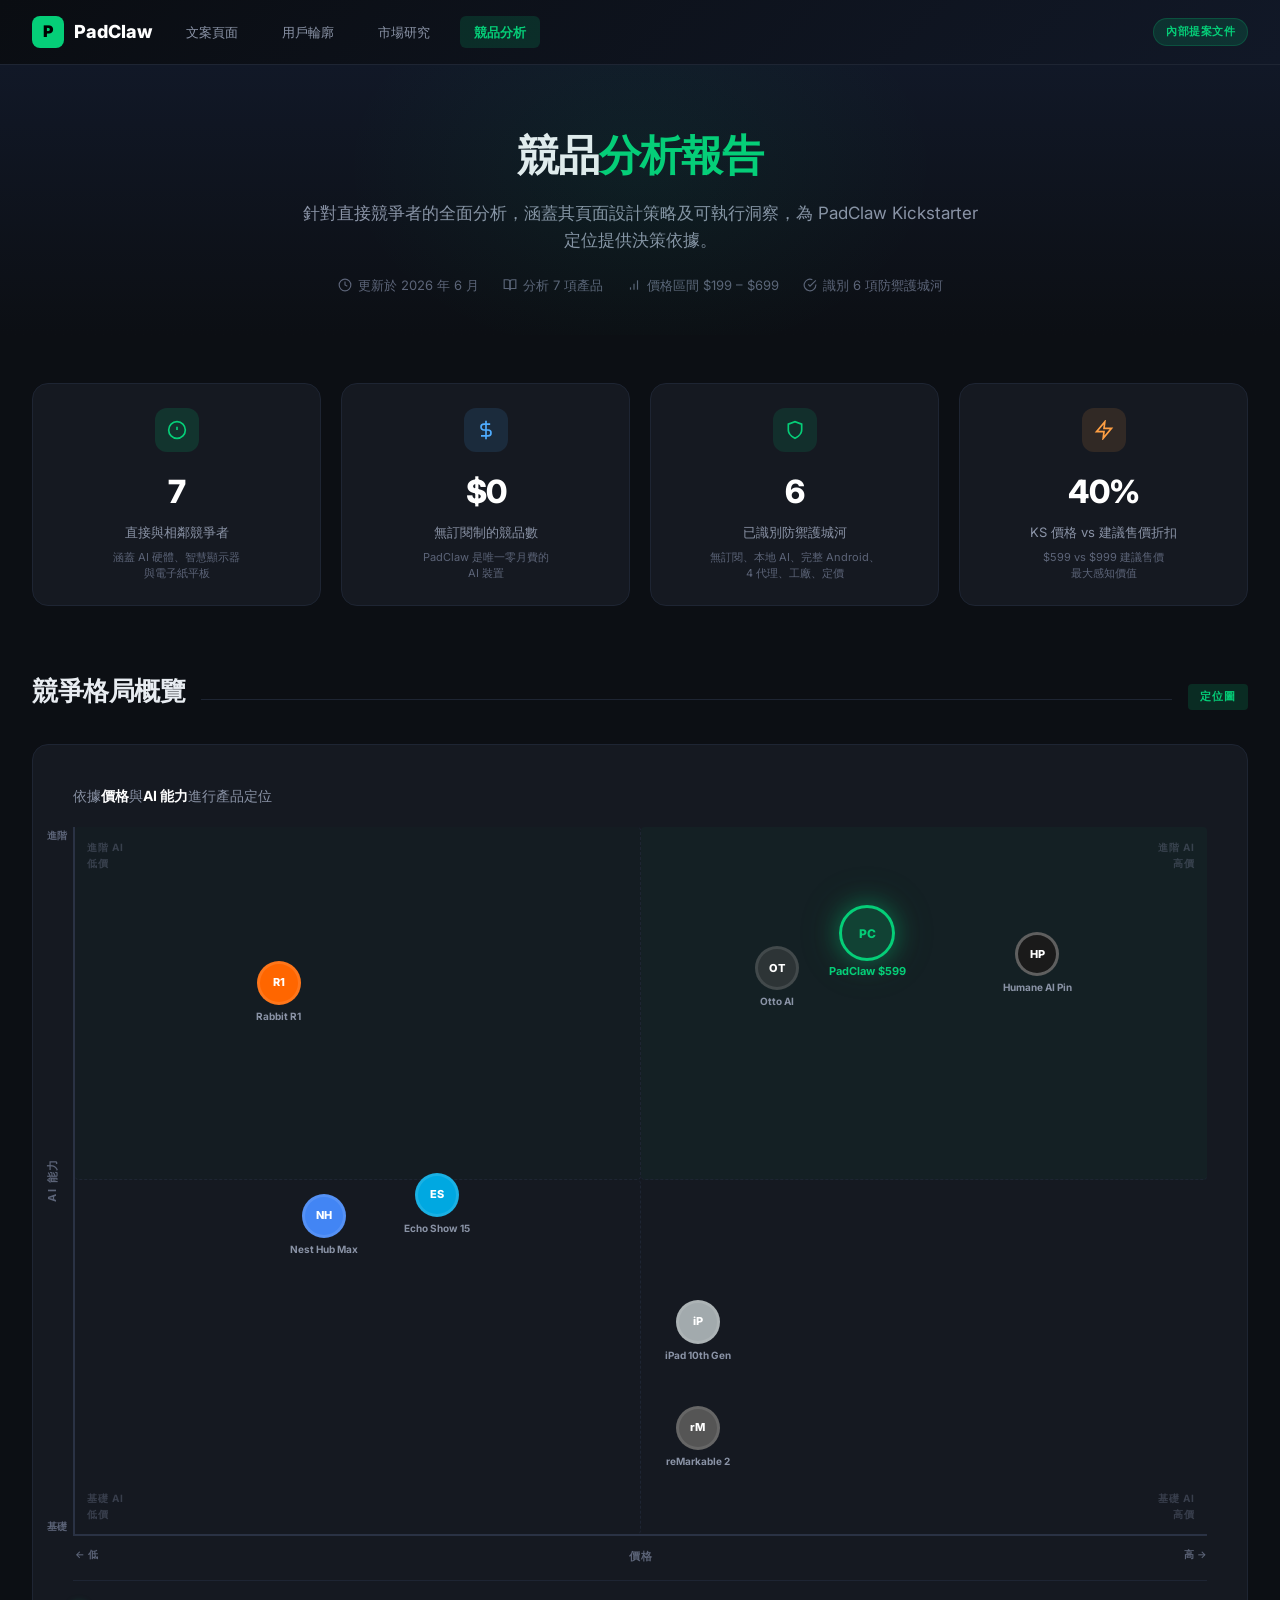
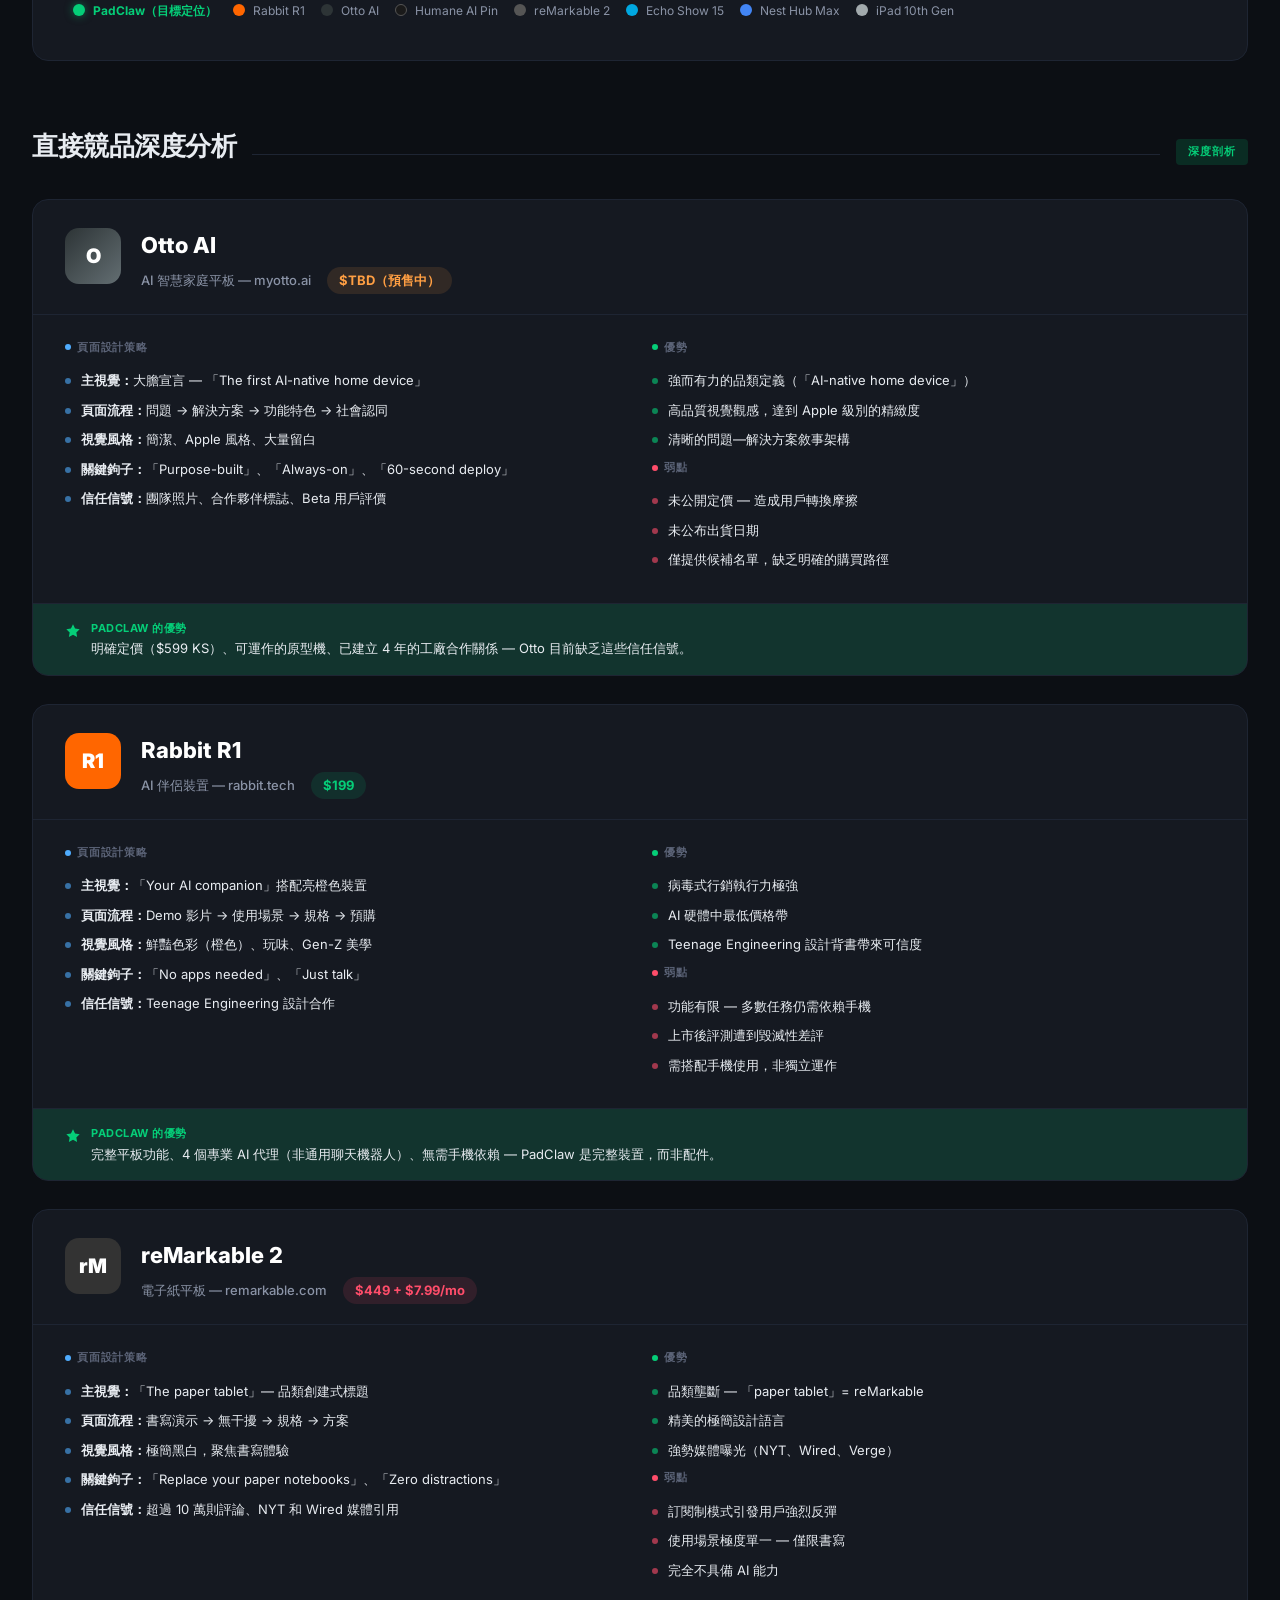
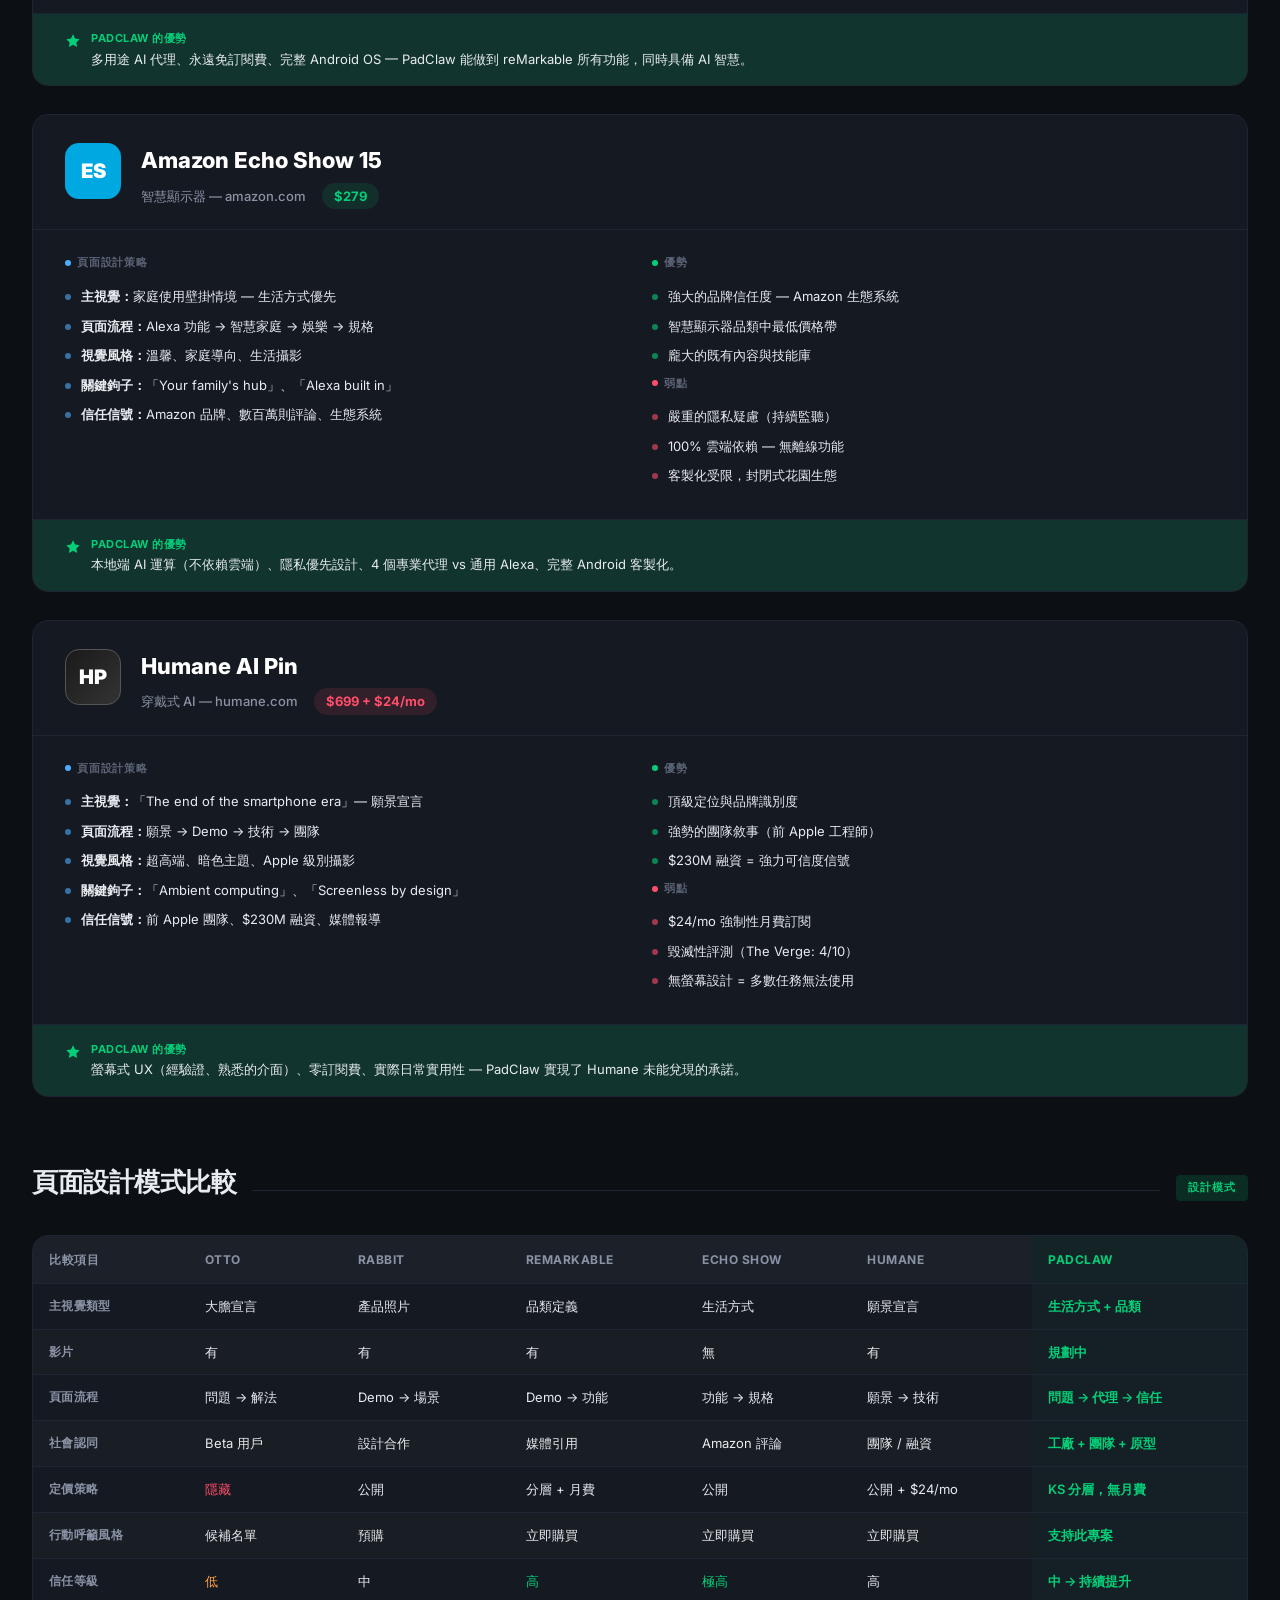
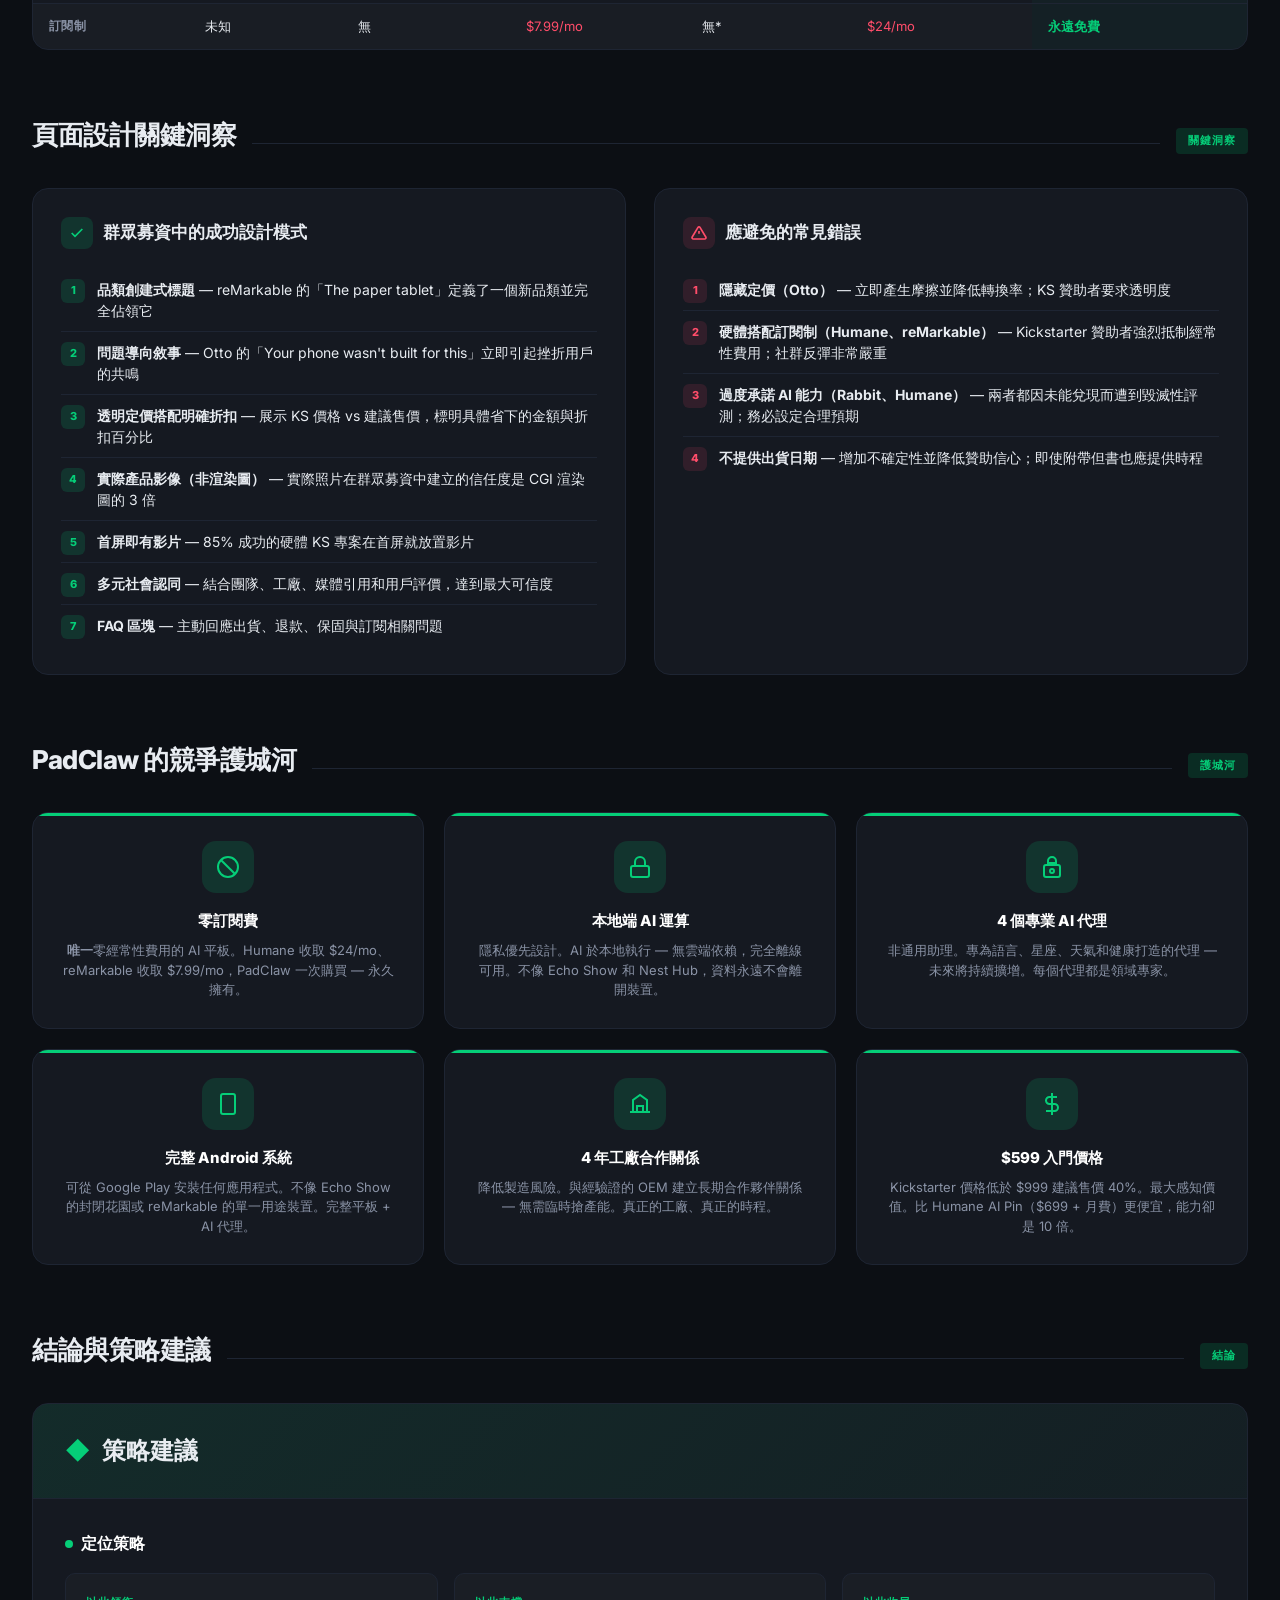
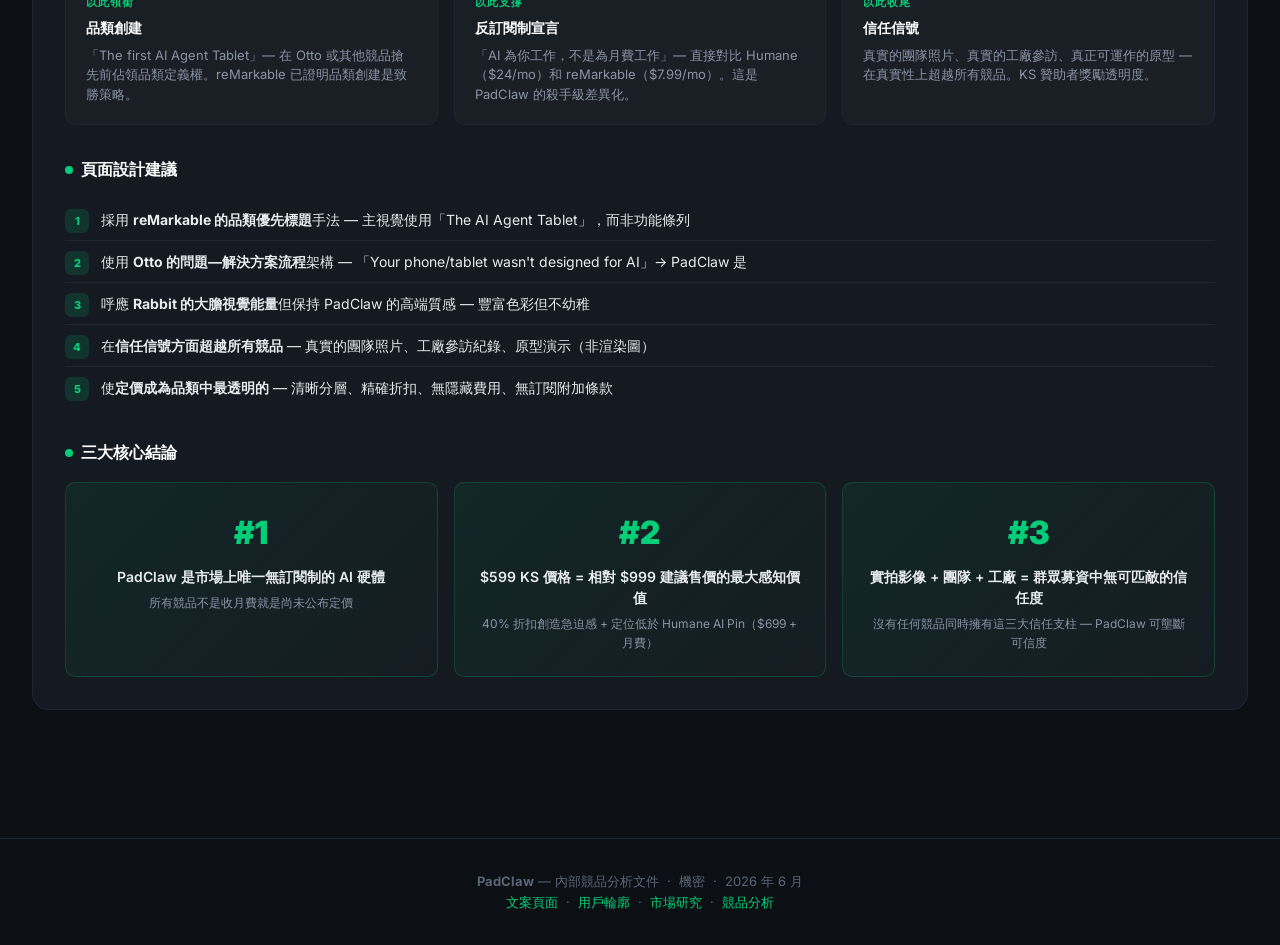
<file: competitors.html>
<!DOCTYPE html>
<html lang="zh-Hant">
<head>
  <meta charset="UTF-8">
  <meta name="viewport" content="width=device-width, initial-scale=1.0">
  <title>PadClaw — 競品分析報告</title>
  <link rel="preconnect" href="https://fonts.googleapis.com">
  <link rel="preconnect" href="https://fonts.gstatic.com" crossorigin>
  <link href="https://fonts.googleapis.com/css2?family=Inter:wght@400;500;600;700;800;900&display=swap" rel="stylesheet">
  <style>
    *, *::before, *::after { box-sizing: border-box; margin: 0; padding: 0; }

    :root {
      --green: #05CE78;
      --green-dim: #04a862;
      --green-glow: rgba(5, 206, 120, 0.15);
      --green-glow-strong: rgba(5, 206, 120, 0.25);
      --bg: #0c0f14;
      --bg-card: #151921;
      --bg-card-hover: #1a1f2b;
      --bg-surface: #111520;
      --border: #1e2533;
      --border-light: #2a3244;
      --text: #e8ecf1;
      --text-dim: #8a93a6;
      --text-muted: #5c6478;
      --white: #ffffff;
      --red: #ff4d6a;
      --orange: #ff9f43;
      --blue: #4facfe;
      --radius: 16px;
      --radius-sm: 10px;
      --radius-xs: 6px;
    }

    body {
      font-family: 'Inter', -apple-system, sans-serif;
      background: var(--bg);
      color: var(--text);
      line-height: 1.6;
      -webkit-font-smoothing: antialiased;
    }

    /* ===== HEADER ===== */
    .site-header {
      background: linear-gradient(135deg, #0a0d12 0%, #111827 100%);
      border-bottom: 1px solid var(--border);
      position: sticky;
      top: 0;
      z-index: 100;
    }
    .header-inner {
      max-width: 1400px;
      margin: 0 auto;
      padding: 0 32px;
      height: 64px;
      display: flex;
      align-items: center;
      justify-content: space-between;
    }
    .header-left {
      display: flex;
      align-items: center;
      gap: 20px;
    }
    .logo {
      display: flex;
      align-items: center;
      gap: 10px;
      text-decoration: none;
      color: var(--white);
      font-weight: 800;
      font-size: 18px;
    }
    .logo-mark {
      width: 32px;
      height: 32px;
      background: var(--green);
      border-radius: 8px;
      display: flex;
      align-items: center;
      justify-content: center;
      font-weight: 900;
      font-size: 16px;
      color: #000;
    }
    .header-nav {
      display: flex;
      gap: 8px;
    }
    .header-nav a {
      color: var(--text-dim);
      text-decoration: none;
      font-size: 13px;
      font-weight: 500;
      padding: 6px 14px;
      border-radius: var(--radius-xs);
      transition: all 0.2s;
    }
    .header-nav a:hover {
      color: var(--green);
      background: var(--green-glow);
    }
    .header-nav a.active {
      color: var(--green);
      background: var(--green-glow);
      font-weight: 700;
    }
    .header-right {
      display: flex;
      align-items: center;
      gap: 16px;
    }
    .doc-badge {
      background: var(--green-glow);
      color: var(--green);
      font-size: 11px;
      font-weight: 700;
      padding: 4px 12px;
      border-radius: 20px;
      letter-spacing: 0.5px;
      border: 1px solid rgba(5,206,120,0.2);
    }

    /* ===== PAGE HERO ===== */
    .page-hero {
      background: linear-gradient(180deg, #111827 0%, var(--bg) 100%);
      padding: 56px 32px 40px;
      text-align: center;
      position: relative;
      overflow: hidden;
    }
    .page-hero::before {
      content: '';
      position: absolute;
      top: -100px;
      left: 50%;
      transform: translateX(-50%);
      width: 600px;
      height: 400px;
      background: radial-gradient(ellipse, rgba(5,206,120,0.06) 0%, transparent 70%);
      pointer-events: none;
    }
    .page-hero h1 {
      font-size: 42px;
      font-weight: 900;
      letter-spacing: -1px;
      margin-bottom: 12px;
    }
    .page-hero h1 span { color: var(--green); }
    .page-hero p {
      color: var(--text-dim);
      font-size: 17px;
      max-width: 680px;
      margin: 0 auto;
    }
    .page-hero .meta-line {
      margin-top: 20px;
      display: flex;
      align-items: center;
      justify-content: center;
      gap: 24px;
      flex-wrap: wrap;
    }
    .meta-tag {
      display: flex;
      align-items: center;
      gap: 6px;
      font-size: 13px;
      color: var(--text-muted);
    }
    .meta-tag svg { flex-shrink: 0; }

    /* ===== CONTENT ===== */
    .content-wrap {
      max-width: 1400px;
      margin: 0 auto;
      padding: 0 32px 80px;
    }

    /* ===== SECTION TITLES ===== */
    .section-header {
      margin-bottom: 32px;
      margin-top: 64px;
      display: flex;
      align-items: baseline;
      gap: 16px;
    }
    .section-header:first-child { margin-top: 0; }
    .section-header h2 {
      font-size: 26px;
      font-weight: 800;
      letter-spacing: -0.5px;
      white-space: nowrap;
    }
    .section-header .section-line {
      flex: 1;
      height: 1px;
      background: var(--border);
    }
    .section-tag {
      font-size: 11px;
      font-weight: 700;
      text-transform: uppercase;
      letter-spacing: 1px;
      color: var(--green);
      padding: 4px 12px;
      background: var(--green-glow);
      border-radius: 4px;
      white-space: nowrap;
    }

    /* ===== SUMMARY DASHBOARD ===== */
    .summary-grid {
      display: grid;
      grid-template-columns: repeat(4, 1fr);
      gap: 20px;
      margin-bottom: 48px;
    }
    .summary-card {
      background: var(--bg-card);
      border: 1px solid var(--border);
      border-radius: var(--radius);
      padding: 24px;
      text-align: center;
      position: relative;
      overflow: hidden;
    }
    .summary-card::after {
      content: '';
      position: absolute;
      top: 0; left: 0; right: 0;
      height: 3px;
      background: var(--green);
      opacity: 0;
      transition: opacity 0.3s;
    }
    .summary-card:hover::after { opacity: 1; }
    .summary-card .sc-icon {
      width: 44px;
      height: 44px;
      border-radius: 12px;
      display: flex;
      align-items: center;
      justify-content: center;
      margin: 0 auto 14px;
    }
    .summary-card .sc-value {
      font-size: 32px;
      font-weight: 800;
      color: var(--white);
      letter-spacing: -1px;
    }
    .summary-card .sc-label {
      font-size: 13px;
      color: var(--text-dim);
      margin-top: 4px;
    }
    .summary-card .sc-sub {
      font-size: 11px;
      color: var(--text-muted);
      margin-top: 8px;
      line-height: 1.4;
    }

    /* ===== 2x2 POSITIONING MAP ===== */
    .positioning-map {
      background: var(--bg-card);
      border: 1px solid var(--border);
      border-radius: var(--radius);
      padding: 40px;
      margin-bottom: 48px;
      position: relative;
    }
    .map-container {
      position: relative;
      width: 100%;
      aspect-ratio: 16/10;
      border-left: 2px solid var(--border-light);
      border-bottom: 2px solid var(--border-light);
      margin-top: 20px;
    }
    .map-quadrant {
      position: absolute;
      border-radius: 4px;
    }
    .map-quadrant.q-tl {
      top: 0; left: 0; width: 50%; height: 50%;
      background: rgba(5,206,120,0.02);
      border-bottom: 1px dashed var(--border);
      border-right: 1px dashed var(--border);
    }
    .map-quadrant.q-tr {
      top: 0; right: 0; width: 50%; height: 50%;
      background: rgba(5,206,120,0.04);
      border-bottom: 1px dashed var(--border);
    }
    .map-quadrant.q-bl {
      bottom: 0; left: 0; width: 50%; height: 50%;
      border-right: 1px dashed var(--border);
    }
    .map-quadrant.q-br {
      bottom: 0; right: 0; width: 50%; height: 50%;
    }
    .map-quadrant-label {
      position: absolute;
      font-size: 10px;
      font-weight: 700;
      text-transform: uppercase;
      letter-spacing: 1px;
      color: var(--text-muted);
      opacity: 0.5;
    }
    .map-quadrant-label.tl { top: 12px; left: 12px; }
    .map-quadrant-label.tr { top: 12px; right: 12px; text-align: right; }
    .map-quadrant-label.bl { bottom: 12px; left: 12px; }
    .map-quadrant-label.br { bottom: 12px; right: 12px; text-align: right; }

    /* Axis labels */
    .axis-label {
      position: absolute;
      font-size: 11px;
      font-weight: 700;
      text-transform: uppercase;
      letter-spacing: 1.5px;
      color: var(--text-muted);
    }
    .axis-label.x-label {
      bottom: -32px;
      left: 50%;
      transform: translateX(-50%);
    }
    .axis-label.y-label {
      left: -44px;
      top: 50%;
      transform: translateY(-50%) rotate(-90deg);
      white-space: nowrap;
    }
    .axis-arrow {
      position: absolute;
      font-size: 11px;
      color: var(--text-muted);
    }
    .axis-arrow.x-low { bottom: -28px; left: 0; }
    .axis-arrow.x-high { bottom: -28px; right: 0; }
    .axis-arrow.y-low { left: -28px; bottom: 0; }
    .axis-arrow.y-high { left: -28px; top: 0; }

    /* Product dots */
    .map-dot {
      position: absolute;
      transform: translate(-50%, -50%);
      z-index: 2;
      cursor: default;
      transition: transform 0.2s;
    }
    .map-dot:hover { transform: translate(-50%, -50%) scale(1.15); }
    .map-dot:hover .dot-tooltip { opacity: 1; visibility: visible; transform: translateX(-50%) translateY(-6px); }
    .dot-circle {
      width: 44px;
      height: 44px;
      border-radius: 50%;
      display: flex;
      align-items: center;
      justify-content: center;
      font-weight: 800;
      font-size: 11px;
      color: #fff;
      border: 3px solid rgba(255,255,255,0.1);
      position: relative;
    }
    .dot-circle.padclaw {
      width: 56px;
      height: 56px;
      font-size: 12px;
      border: 3px solid var(--green);
      box-shadow: 0 0 24px rgba(5,206,120,0.4), 0 0 48px rgba(5,206,120,0.15);
      animation: pulse-glow 2s ease-in-out infinite;
    }
    @keyframes pulse-glow {
      0%, 100% { box-shadow: 0 0 24px rgba(5,206,120,0.4), 0 0 48px rgba(5,206,120,0.15); }
      50% { box-shadow: 0 0 32px rgba(5,206,120,0.6), 0 0 64px rgba(5,206,120,0.25); }
    }
    .dot-name {
      position: absolute;
      bottom: -22px;
      left: 50%;
      transform: translateX(-50%);
      font-size: 10px;
      font-weight: 700;
      white-space: nowrap;
      color: var(--text-dim);
    }
    .dot-circle.padclaw .dot-name {
      color: var(--green);
      font-size: 11px;
    }
    .dot-tooltip {
      position: absolute;
      bottom: calc(100% + 8px);
      left: 50%;
      transform: translateX(-50%) translateY(0);
      background: #1a1f2b;
      border: 1px solid var(--border-light);
      border-radius: var(--radius-xs);
      padding: 10px 14px;
      white-space: nowrap;
      opacity: 0;
      visibility: hidden;
      transition: all 0.2s;
      z-index: 10;
      pointer-events: none;
    }
    .dot-tooltip::after {
      content: '';
      position: absolute;
      top: 100%;
      left: 50%;
      transform: translateX(-50%);
      border: 6px solid transparent;
      border-top-color: var(--border-light);
    }
    .dot-tooltip .tt-name {
      font-size: 13px;
      font-weight: 700;
      color: var(--white);
      margin-bottom: 2px;
    }
    .dot-tooltip .tt-price {
      font-size: 12px;
      color: var(--green);
      font-weight: 600;
    }
    .dot-tooltip .tt-cat {
      font-size: 11px;
      color: var(--text-muted);
    }

    .map-legend {
      display: flex;
      flex-wrap: wrap;
      gap: 16px;
      margin-top: 44px;
      padding-top: 20px;
      border-top: 1px solid var(--border);
    }
    .legend-item {
      display: flex;
      align-items: center;
      gap: 8px;
      font-size: 12px;
      color: var(--text-dim);
    }
    .legend-dot {
      width: 12px;
      height: 12px;
      border-radius: 50%;
      flex-shrink: 0;
    }
    .legend-item.padclaw-legend {
      color: var(--green);
      font-weight: 700;
    }

    /* ===== COMPETITOR CARDS ===== */
    .competitor-cards {
      display: grid;
      grid-template-columns: 1fr;
      gap: 28px;
      margin-bottom: 48px;
    }
    .comp-card {
      background: var(--bg-card);
      border: 1px solid var(--border);
      border-radius: var(--radius);
      overflow: hidden;
      transition: transform 0.3s, border-color 0.3s, box-shadow 0.3s;
    }
    .comp-card:hover {
      transform: translateY(-2px);
      border-color: var(--border-light);
      box-shadow: 0 12px 40px rgba(0,0,0,0.3);
    }
    .comp-card-header {
      padding: 28px 32px 20px;
      display: flex;
      align-items: flex-start;
      gap: 20px;
      border-bottom: 1px solid var(--border);
    }
    .comp-logo {
      width: 56px;
      height: 56px;
      border-radius: 14px;
      display: flex;
      align-items: center;
      justify-content: center;
      font-weight: 900;
      font-size: 20px;
      color: #fff;
      flex-shrink: 0;
    }
    .comp-header-info {
      flex: 1;
    }
    .comp-header-info h3 {
      font-size: 22px;
      font-weight: 800;
      color: var(--white);
      margin-bottom: 4px;
    }
    .comp-header-meta {
      display: flex;
      align-items: center;
      gap: 16px;
      flex-wrap: wrap;
    }
    .comp-cat {
      font-size: 13px;
      color: var(--text-dim);
      font-weight: 500;
    }
    .comp-price-badge {
      font-size: 13px;
      font-weight: 700;
      padding: 3px 12px;
      border-radius: 20px;
    }

    .comp-card-body {
      padding: 24px 32px;
      display: grid;
      grid-template-columns: 1fr 1fr;
      gap: 24px;
    }

    .comp-section {
      margin-bottom: 4px;
    }
    .comp-section-title {
      font-size: 11px;
      font-weight: 700;
      text-transform: uppercase;
      letter-spacing: 0.8px;
      color: var(--text-muted);
      margin-bottom: 10px;
      display: flex;
      align-items: center;
      gap: 6px;
    }
    .comp-section-title .cs-dot {
      width: 6px;
      height: 6px;
      border-radius: 50%;
    }
    .comp-detail-list {
      list-style: none;
    }
    .comp-detail-list li {
      font-size: 13px;
      color: var(--text);
      padding: 5px 0;
      padding-left: 16px;
      position: relative;
      line-height: 1.5;
    }
    .comp-detail-list li::before {
      content: '';
      position: absolute;
      left: 0;
      top: 12px;
      width: 6px;
      height: 6px;
      border-radius: 50%;
    }
    .comp-detail-list.strategy li::before { background: var(--blue); opacity: 0.6; }
    .comp-detail-list.strengths li::before { background: var(--green); opacity: 0.6; }
    .comp-detail-list.weaknesses li::before { background: var(--red); opacity: 0.6; }

    .comp-card-footer {
      padding: 16px 32px;
      border-top: 1px solid var(--border);
      background: var(--green-glow);
    }
    .comp-advantage {
      display: flex;
      align-items: flex-start;
      gap: 10px;
    }
    .comp-advantage-icon {
      color: var(--green);
      flex-shrink: 0;
      margin-top: 1px;
    }
    .comp-advantage-label {
      font-size: 11px;
      font-weight: 700;
      text-transform: uppercase;
      letter-spacing: 0.5px;
      color: var(--green);
      margin-bottom: 2px;
    }
    .comp-advantage-text {
      font-size: 13px;
      color: var(--text);
      line-height: 1.5;
    }

    /* ===== COMPARISON TABLE ===== */
    .table-wrap {
      background: var(--bg-card);
      border: 1px solid var(--border);
      border-radius: var(--radius);
      overflow: hidden;
      margin-bottom: 48px;
    }
    .table-scroll {
      overflow-x: auto;
    }
    .comp-table {
      width: 100%;
      border-collapse: collapse;
      font-size: 13px;
      min-width: 900px;
    }
    .comp-table thead th {
      background: rgba(255,255,255,0.03);
      padding: 14px 16px;
      text-align: left;
      font-weight: 700;
      font-size: 12px;
      text-transform: uppercase;
      letter-spacing: 0.5px;
      color: var(--text-dim);
      border-bottom: 1px solid var(--border);
      white-space: nowrap;
    }
    .comp-table thead th.padclaw-col {
      color: var(--green);
      background: rgba(5,206,120,0.06);
    }
    .comp-table tbody td {
      padding: 12px 16px;
      border-bottom: 1px solid var(--border);
      color: var(--text);
      vertical-align: top;
    }
    .comp-table tbody tr:nth-child(even) td {
      background: rgba(255,255,255,0.015);
    }
    .comp-table tbody tr:last-child td {
      border-bottom: none;
    }
    .comp-table td.padclaw-col {
      background: rgba(5,206,120,0.04) !important;
      font-weight: 600;
      color: var(--green);
    }
    .comp-table td:first-child {
      font-weight: 600;
      color: var(--text-dim);
      white-space: nowrap;
    }
    .comp-table .row-label {
      font-size: 12px;
      text-transform: uppercase;
      letter-spacing: 0.3px;
    }

    /* ===== INSIGHTS GRID ===== */
    .insights-grid {
      display: grid;
      grid-template-columns: 1fr 1fr;
      gap: 28px;
      margin-bottom: 48px;
    }
    .insight-card {
      background: var(--bg-card);
      border: 1px solid var(--border);
      border-radius: var(--radius);
      padding: 28px;
    }
    .insight-card h3 {
      font-size: 17px;
      font-weight: 700;
      margin-bottom: 20px;
      display: flex;
      align-items: center;
      gap: 10px;
    }
    .insight-card h3 .ic-icon {
      width: 32px;
      height: 32px;
      border-radius: 8px;
      display: flex;
      align-items: center;
      justify-content: center;
    }
    .insight-list {
      list-style: none;
      counter-reset: insight;
    }
    .insight-list li {
      counter-increment: insight;
      font-size: 14px;
      color: var(--text);
      padding: 10px 0;
      padding-left: 36px;
      position: relative;
      border-bottom: 1px solid var(--border);
      line-height: 1.5;
    }
    .insight-list li:last-child { border-bottom: none; }
    .insight-list li::before {
      content: counter(insight);
      position: absolute;
      left: 0;
      top: 10px;
      width: 24px;
      height: 24px;
      border-radius: 6px;
      display: flex;
      align-items: center;
      justify-content: center;
      font-size: 11px;
      font-weight: 800;
    }
    .insight-list.works li::before {
      background: var(--green-glow);
      color: var(--green);
    }
    .insight-list.avoid li::before {
      background: rgba(255,77,106,0.12);
      color: var(--red);
    }

    /* ===== MOAT CARDS ===== */
    .moat-grid {
      display: grid;
      grid-template-columns: repeat(3, 1fr);
      gap: 20px;
      margin-bottom: 48px;
    }
    .moat-card {
      background: var(--bg-card);
      border: 1px solid var(--border);
      border-radius: var(--radius);
      padding: 28px;
      text-align: center;
      position: relative;
      overflow: hidden;
      transition: transform 0.3s, border-color 0.3s;
    }
    .moat-card:hover {
      transform: translateY(-4px);
      border-color: rgba(5,206,120,0.3);
    }
    .moat-card::before {
      content: '';
      position: absolute;
      top: 0; left: 0; right: 0;
      height: 3px;
      background: var(--green);
    }
    .moat-icon {
      width: 52px;
      height: 52px;
      border-radius: 14px;
      background: var(--green-glow);
      display: flex;
      align-items: center;
      justify-content: center;
      margin: 0 auto 16px;
    }
    .moat-card h4 {
      font-size: 15px;
      font-weight: 800;
      color: var(--white);
      margin-bottom: 8px;
    }
    .moat-card p {
      font-size: 13px;
      color: var(--text-dim);
      line-height: 1.5;
    }

    /* ===== CONCLUSIONS ===== */
    .conclusions-section {
      background: var(--bg-card);
      border: 1px solid var(--border);
      border-radius: var(--radius);
      overflow: hidden;
      margin-bottom: 48px;
    }
    .conclusions-header {
      background: linear-gradient(135deg, rgba(5,206,120,0.1), rgba(5,206,120,0.03));
      border-bottom: 1px solid var(--border);
      padding: 28px 32px;
    }
    .conclusions-header h2 {
      font-size: 24px;
      font-weight: 800;
      display: flex;
      align-items: center;
      gap: 12px;
    }
    .conclusions-body {
      padding: 32px;
    }
    .conclusion-block {
      margin-bottom: 32px;
    }
    .conclusion-block:last-child { margin-bottom: 0; }
    .conclusion-block h3 {
      font-size: 16px;
      font-weight: 700;
      color: var(--white);
      margin-bottom: 16px;
      display: flex;
      align-items: center;
      gap: 8px;
    }
    .conclusion-block h3 .cb-dot {
      width: 8px;
      height: 8px;
      border-radius: 50%;
      background: var(--green);
    }
    .strategy-cards {
      display: grid;
      grid-template-columns: repeat(3, 1fr);
      gap: 16px;
      margin-bottom: 8px;
    }
    .strategy-card {
      background: rgba(255,255,255,0.02);
      border: 1px solid var(--border);
      border-radius: var(--radius-sm);
      padding: 20px;
    }
    .strategy-card .strat-keyword {
      font-size: 11px;
      font-weight: 700;
      text-transform: uppercase;
      letter-spacing: 1px;
      color: var(--green);
      margin-bottom: 6px;
    }
    .strategy-card .strat-title {
      font-size: 14px;
      font-weight: 700;
      color: var(--white);
      margin-bottom: 6px;
    }
    .strategy-card .strat-detail {
      font-size: 13px;
      color: var(--text-dim);
      line-height: 1.5;
    }

    .rec-list {
      list-style: none;
      counter-reset: rec;
    }
    .rec-list li {
      counter-increment: rec;
      font-size: 14px;
      color: var(--text);
      padding: 10px 0 10px 36px;
      position: relative;
      border-bottom: 1px solid var(--border);
      line-height: 1.5;
    }
    .rec-list li:last-child { border-bottom: none; }
    .rec-list li::before {
      content: counter(rec);
      position: absolute;
      left: 0;
      top: 10px;
      width: 24px;
      height: 24px;
      border-radius: 6px;
      background: var(--green-glow);
      color: var(--green);
      display: flex;
      align-items: center;
      justify-content: center;
      font-size: 11px;
      font-weight: 800;
    }

    .takeaway-grid {
      display: grid;
      grid-template-columns: repeat(3, 1fr);
      gap: 16px;
    }
    .takeaway-card {
      background: linear-gradient(135deg, rgba(5,206,120,0.08), rgba(5,206,120,0.02));
      border: 1px solid rgba(5,206,120,0.2);
      border-radius: var(--radius-sm);
      padding: 24px;
      text-align: center;
    }
    .takeaway-card .ta-number {
      font-size: 32px;
      font-weight: 900;
      color: var(--green);
      margin-bottom: 8px;
    }
    .takeaway-card .ta-text {
      font-size: 14px;
      color: var(--text);
      line-height: 1.5;
      font-weight: 600;
    }
    .takeaway-card .ta-sub {
      font-size: 12px;
      color: var(--text-dim);
      margin-top: 6px;
    }

    /* ===== FOOTER ===== */
    .site-footer {
      border-top: 1px solid var(--border);
      padding: 32px;
      text-align: center;
    }
    .footer-text {
      font-size: 13px;
      color: var(--text-muted);
    }
    .footer-text a {
      color: var(--green);
      text-decoration: none;
    }

    /* ===== ANIMATIONS ===== */
    @keyframes fadeInUp {
      from { opacity: 0; transform: translateY(20px); }
      to { opacity: 1; transform: translateY(0); }
    }
    .comp-card, .moat-card, .insight-card, .summary-card {
      animation: fadeInUp 0.5s ease-out both;
    }

    /* ===== PRINT ===== */
    @media print {
      .site-header { position: static; }
      body { background: #fff; color: #111; }
      .page-hero { background: #f7f7f7; }
      .comp-card, .insight-card, .moat-card, .summary-card, .positioning-map, .table-wrap, .conclusions-section {
        break-inside: avoid;
        border-color: #ddd;
        background: #fff;
      }
      .comp-table thead th { background: #f0f0f0; }
    }

    /* ===== RESPONSIVE ===== */
    @media (max-width: 1100px) {
      .summary-grid { grid-template-columns: repeat(2, 1fr); }
      .moat-grid { grid-template-columns: repeat(2, 1fr); }
      .strategy-cards { grid-template-columns: 1fr; }
      .takeaway-grid { grid-template-columns: 1fr; }
      .comp-card-body { grid-template-columns: 1fr; }
      .insights-grid { grid-template-columns: 1fr; }
    }
    @media (max-width: 768px) {
      .summary-grid { grid-template-columns: 1fr; }
      .moat-grid { grid-template-columns: 1fr; }
      .page-hero { padding: 40px 20px 32px; }
      .page-hero h1 { font-size: 28px; }
      .content-wrap { padding: 0 16px 60px; }
      .header-inner { padding: 0 16px; }
      .header-nav { display: none; }
      .positioning-map { padding: 20px; }
      .map-container { aspect-ratio: 1/1; }
      .comp-card-header { padding: 20px; flex-direction: column; }
      .comp-card-body { padding: 20px; }
      .comp-card-footer { padding: 16px 20px; }
      .conclusions-body { padding: 20px; }
    }
  </style>
</head>
<body>

  <!-- ===== HEADER ===== -->
  <header class="site-header">
    <div class="header-inner">
      <div class="header-left">
        <a href="index.html" class="logo">
          <div class="logo-mark">P</div>
          PadClaw
        </a>
        <nav class="header-nav" style="display:flex;gap:16px;">
          <a href="index.html">文案頁面</a>
          <a href="personas.html">用戶輪廓</a>
          <a href="market-research.html">市場研究</a>
          <a href="competitors.html" class="active" style="color:var(--green)">競品分析</a>
        </nav>
      </div>
      <div class="header-right">
        <span class="doc-badge">內部提案文件</span>
      </div>
    </div>
  </header>

  <!-- ===== PAGE HERO ===== -->
  <section class="page-hero">
    <h1>競品<span>分析報告</span></h1>
    <p>針對直接競爭者的全面分析，涵蓋其頁面設計策略及可執行洞察，為 PadClaw Kickstarter 定位提供決策依據。</p>
    <div class="meta-line">
      <span class="meta-tag">
        <svg width="14" height="14" viewBox="0 0 24 24" fill="none" stroke="currentColor" stroke-width="2"><circle cx="12" cy="12" r="10"/><polyline points="12 6 12 12 16 14"/></svg>
        更新於 2026 年 6 月
      </span>
      <span class="meta-tag">
        <svg width="14" height="14" viewBox="0 0 24 24" fill="none" stroke="currentColor" stroke-width="2"><path d="M2 3h6a4 4 0 014 4v14a3 3 0 00-3-3H2z"/><path d="M22 3h-6a4 4 0 00-4 4v14a3 3 0 013-3h7z"/></svg>
        分析 7 項產品
      </span>
      <span class="meta-tag">
        <svg width="14" height="14" viewBox="0 0 24 24" fill="none" stroke="currentColor" stroke-width="2"><path d="M12 20V10"/><path d="M18 20V4"/><path d="M6 20v-4"/></svg>
        價格區間 $199 – $699
      </span>
      <span class="meta-tag">
        <svg width="14" height="14" viewBox="0 0 24 24" fill="none" stroke="currentColor" stroke-width="2"><path d="M22 11.08V12a10 10 0 11-5.93-9.14"/><polyline points="22 4 12 14.01 9 11.01"/></svg>
        識別 6 項防禦護城河
      </span>
    </div>
  </section>

  <!-- ===== CONTENT ===== -->
  <div class="content-wrap">

    <!-- ===== SUMMARY DASHBOARD ===== -->
    <div class="summary-grid" style="margin-top: 48px;">
      <div class="summary-card">
        <div class="sc-icon" style="background: var(--green-glow);">
          <svg width="20" height="20" viewBox="0 0 24 24" fill="none" stroke="var(--green)" stroke-width="2"><circle cx="12" cy="12" r="10"/><line x1="12" y1="8" x2="12" y2="12"/><line x1="12" y1="16" x2="12.01" y2="16"/></svg>
        </div>
        <div class="sc-value">7</div>
        <div class="sc-label">直接與相鄰競爭者</div>
        <div class="sc-sub">涵蓋 AI 硬體、智慧顯示器<br>與電子紙平板</div>
      </div>
      <div class="summary-card">
        <div class="sc-icon" style="background: rgba(79,172,254,0.12);">
          <svg width="20" height="20" viewBox="0 0 24 24" fill="none" stroke="var(--blue)" stroke-width="2"><line x1="12" y1="1" x2="12" y2="23"/><path d="M17 5H9.5a3.5 3.5 0 000 7h5a3.5 3.5 0 010 7H6"/></svg>
        </div>
        <div class="sc-value">$0</div>
        <div class="sc-label">無訂閱制的競品數</div>
        <div class="sc-sub">PadClaw 是唯一零月費的<br>AI 裝置</div>
      </div>
      <div class="summary-card">
        <div class="sc-icon" style="background: rgba(5,206,120,0.12);">
          <svg width="20" height="20" viewBox="0 0 24 24" fill="none" stroke="var(--green)" stroke-width="2"><path d="M12 22s8-4 8-10V5l-8-3-8 3v7c0 6 8 10 8 10z"/></svg>
        </div>
        <div class="sc-value">6</div>
        <div class="sc-label">已識別防禦護城河</div>
        <div class="sc-sub">無訂閱、本地 AI、完整 Android、<br>4 代理、工廠、定價</div>
      </div>
      <div class="summary-card">
        <div class="sc-icon" style="background: rgba(255,159,67,0.12);">
          <svg width="20" height="20" viewBox="0 0 24 24" fill="none" stroke="var(--orange)" stroke-width="2"><polygon points="13 2 3 14 12 14 11 22 21 10 12 10 13 2"/></svg>
        </div>
        <div class="sc-value">40%</div>
        <div class="sc-label">KS 價格 vs 建議售價折扣</div>
        <div class="sc-sub">$599 vs $999 建議售價<br>最大感知價值</div>
      </div>
    </div>

    <!-- ===== SECTION 1: POSITIONING MAP ===== -->
    <div class="section-header">
      <h2>競爭格局概覽</h2>
      <div class="section-line"></div>
      <span class="section-tag">定位圖</span>
    </div>

    <div class="positioning-map">
      <div style="font-size: 14px; color: var(--text-dim); margin-bottom: 8px;">依據<strong style="color: var(--white);">價格</strong>與<strong style="color: var(--white);">AI 能力</strong>進行產品定位</div>
      <div class="map-container">
        <!-- Quadrants -->
        <div class="map-quadrant q-tl"></div>
        <div class="map-quadrant q-tr"></div>
        <div class="map-quadrant q-bl"></div>
        <div class="map-quadrant q-br"></div>

        <!-- Quadrant labels -->
        <span class="map-quadrant-label tl">進階 AI<br>低價</span>
        <span class="map-quadrant-label tr">進階 AI<br>高價</span>
        <span class="map-quadrant-label bl">基礎 AI<br>低價</span>
        <span class="map-quadrant-label br">基礎 AI<br>高價</span>

        <!-- Axis labels -->
        <span class="axis-arrow x-low" style="font-size: 10px; font-weight: 600;">← 低</span>
        <span class="axis-label x-label">價格</span>
        <span class="axis-arrow x-high" style="font-size: 10px; font-weight: 600;">高 →</span>
        <span class="axis-arrow y-low" style="font-size: 10px; font-weight: 600;">基礎</span>
        <span class="axis-label y-label">AI 能力</span>
        <span class="axis-arrow y-high" style="font-size: 10px; font-weight: 600;">進階</span>

        <!-- Rabbit R1 -->
        <div class="map-dot" style="left: 18%; top: 22%;">
          <div class="dot-circle" style="background: #ff6600;">
            R1
            <span class="dot-name">Rabbit R1</span>
          </div>
          <div class="dot-tooltip">
            <div class="tt-name">Rabbit R1</div>
            <div class="tt-price">$199</div>
            <div class="tt-cat">AI 伴侶裝置</div>
          </div>
        </div>

        <!-- Google Nest Hub Max -->
        <div class="map-dot" style="left: 22%; top: 55%;">
          <div class="dot-circle" style="background: #4285f4;">
            NH
            <span class="dot-name">Nest Hub Max</span>
          </div>
          <div class="dot-tooltip">
            <div class="tt-name">Google Nest Hub Max</div>
            <div class="tt-price">$229</div>
            <div class="tt-cat">智慧顯示器</div>
          </div>
        </div>

        <!-- Echo Show 15 -->
        <div class="map-dot" style="left: 32%; top: 52%;">
          <div class="dot-circle" style="background: #00a8e1;">
            ES
            <span class="dot-name">Echo Show 15</span>
          </div>
          <div class="dot-tooltip">
            <div class="tt-name">Amazon Echo Show 15</div>
            <div class="tt-price">$279</div>
            <div class="tt-cat">智慧顯示器</div>
          </div>
        </div>

        <!-- reMarkable 2 -->
        <div class="map-dot" style="left: 55%; top: 85%;">
          <div class="dot-circle" style="background: #555;">
            rM
            <span class="dot-name">reMarkable 2</span>
          </div>
          <div class="dot-tooltip">
            <div class="tt-name">reMarkable 2</div>
            <div class="tt-price">$449 + $7.99/mo</div>
            <div class="tt-cat">電子紙平板</div>
          </div>
        </div>

        <!-- iPad 10th Gen -->
        <div class="map-dot" style="left: 55%; top: 70%;">
          <div class="dot-circle" style="background: #a2aaad;">
            iP
            <span class="dot-name">iPad 10th Gen</span>
          </div>
          <div class="dot-tooltip">
            <div class="tt-name">iPad 10th Gen</div>
            <div class="tt-price">$449</div>
            <div class="tt-cat">通用平板</div>
          </div>
        </div>

        <!-- PadClaw -->
        <div class="map-dot" style="left: 70%; top: 15%;">
          <div class="dot-circle padclaw" style="background: rgba(5,206,120,0.2);">
            <span style="color: var(--green);">PC</span>
            <span class="dot-name">PadClaw $599</span>
          </div>
          <div class="dot-tooltip">
            <div class="tt-name">PadClaw AI Tablet</div>
            <div class="tt-price">$599 KS / $999 MSRP</div>
            <div class="tt-cat">AI 代理平板 — 無訂閱制</div>
          </div>
        </div>

        <!-- Otto AI -->
        <div class="map-dot" style="left: 62%; top: 20%;">
          <div class="dot-circle" style="background: #2d3436;">
            OT
            <span class="dot-name">Otto AI</span>
          </div>
          <div class="dot-tooltip">
            <div class="tt-name">Otto AI</div>
            <div class="tt-price">$TBD（預售中）</div>
            <div class="tt-cat">AI 智慧家庭平板</div>
          </div>
        </div>

        <!-- Humane AI Pin -->
        <div class="map-dot" style="left: 85%; top: 18%;">
          <div class="dot-circle" style="background: #1a1a1a; border-color: rgba(255,255,255,0.3);">
            HP
            <span class="dot-name">Humane AI Pin</span>
          </div>
          <div class="dot-tooltip">
            <div class="tt-name">Humane AI Pin</div>
            <div class="tt-price">$699 + $24/mo</div>
            <div class="tt-cat">穿戴式 AI</div>
          </div>
        </div>
      </div>

      <!-- Legend -->
      <div class="map-legend">
        <div class="legend-item padclaw-legend">
          <div class="legend-dot" style="background: var(--green); box-shadow: 0 0 8px rgba(5,206,120,0.5);"></div>
          PadClaw（目標定位）
        </div>
        <div class="legend-item">
          <div class="legend-dot" style="background: #ff6600;"></div>
          Rabbit R1
        </div>
        <div class="legend-item">
          <div class="legend-dot" style="background: #2d3436;"></div>
          Otto AI
        </div>
        <div class="legend-item">
          <div class="legend-dot" style="background: #1a1a1a; border: 1px solid #555;"></div>
          Humane AI Pin
        </div>
        <div class="legend-item">
          <div class="legend-dot" style="background: #555;"></div>
          reMarkable 2
        </div>
        <div class="legend-item">
          <div class="legend-dot" style="background: #00a8e1;"></div>
          Echo Show 15
        </div>
        <div class="legend-item">
          <div class="legend-dot" style="background: #4285f4;"></div>
          Nest Hub Max
        </div>
        <div class="legend-item">
          <div class="legend-dot" style="background: #a2aaad;"></div>
          iPad 10th Gen
        </div>
      </div>
    </div>

    <!-- ===== SECTION 2: COMPETITOR DEEP DIVE ===== -->
    <div class="section-header">
      <h2>直接競品深度分析</h2>
      <div class="section-line"></div>
      <span class="section-tag">深度剖析</span>
    </div>

    <div class="competitor-cards">

      <!-- OTTO AI -->
      <div class="comp-card">
        <div class="comp-card-header">
          <div class="comp-logo" style="background: linear-gradient(135deg, #2d3436, #636e72);">O</div>
          <div class="comp-header-info">
            <h3>Otto AI</h3>
            <div class="comp-header-meta">
              <span class="comp-cat">AI 智慧家庭平板 — myotto.ai</span>
              <span class="comp-price-badge" style="background: rgba(255,159,67,0.12); color: var(--orange);">$TBD（預售中）</span>
            </div>
          </div>
        </div>
        <div class="comp-card-body">
          <div>
            <div class="comp-section">
              <div class="comp-section-title"><span class="cs-dot" style="background: var(--blue);"></span>頁面設計策略</div>
              <ul class="comp-detail-list strategy">
                <li><strong>主視覺：</strong>大膽宣言 — 「The first AI-native home device」</li>
                <li><strong>頁面流程：</strong>問題 → 解決方案 → 功能特色 → 社會認同</li>
                <li><strong>視覺風格：</strong>簡潔、Apple 風格、大量留白</li>
                <li><strong>關鍵鉤子：</strong>「Purpose-built」、「Always-on」、「60-second deploy」</li>
                <li><strong>信任信號：</strong>團隊照片、合作夥伴標誌、Beta 用戶評價</li>
              </ul>
            </div>
          </div>
          <div>
            <div class="comp-section">
              <div class="comp-section-title"><span class="cs-dot" style="background: var(--green);"></span>優勢</div>
              <ul class="comp-detail-list strengths">
                <li>強而有力的品類定義（「AI-native home device」）</li>
                <li>高品質視覺觀感，達到 Apple 級別的精緻度</li>
                <li>清晰的問題—解決方案敘事架構</li>
              </ul>
            </div>
            <div class="comp-section">
              <div class="comp-section-title"><span class="cs-dot" style="background: var(--red);"></span>弱點</div>
              <ul class="comp-detail-list weaknesses">
                <li>未公開定價 — 造成用戶轉換摩擦</li>
                <li>未公布出貨日期</li>
                <li>僅提供候補名單，缺乏明確的購買路徑</li>
              </ul>
            </div>
          </div>
        </div>
        <div class="comp-card-footer">
          <div class="comp-advantage">
            <span class="comp-advantage-icon">
              <svg width="16" height="16" viewBox="0 0 24 24" fill="var(--green)" stroke="none"><polygon points="12 2 15.09 8.26 22 9.27 17 14.14 18.18 21.02 12 17.77 5.82 21.02 7 14.14 2 9.27 8.91 8.26 12 2"/></svg>
            </span>
            <div>
              <div class="comp-advantage-label">PadClaw 的優勢</div>
              <div class="comp-advantage-text">明確定價（$599 KS）、可運作的原型機、已建立 4 年的工廠合作關係 — Otto 目前缺乏這些信任信號。</div>
            </div>
          </div>
        </div>
      </div>

      <!-- RABBIT R1 -->
      <div class="comp-card">
        <div class="comp-card-header">
          <div class="comp-logo" style="background: #ff6600;">R1</div>
          <div class="comp-header-info">
            <h3>Rabbit R1</h3>
            <div class="comp-header-meta">
              <span class="comp-cat">AI 伴侶裝置 — rabbit.tech</span>
              <span class="comp-price-badge" style="background: rgba(5,206,120,0.12); color: var(--green);">$199</span>
            </div>
          </div>
        </div>
        <div class="comp-card-body">
          <div>
            <div class="comp-section">
              <div class="comp-section-title"><span class="cs-dot" style="background: var(--blue);"></span>頁面設計策略</div>
              <ul class="comp-detail-list strategy">
                <li><strong>主視覺：</strong>「Your AI companion」搭配亮橙色裝置</li>
                <li><strong>頁面流程：</strong>Demo 影片 → 使用場景 → 規格 → 預購</li>
                <li><strong>視覺風格：</strong>鮮豔色彩（橙色）、玩味、Gen-Z 美學</li>
                <li><strong>關鍵鉤子：</strong>「No apps needed」、「Just talk」</li>
                <li><strong>信任信號：</strong>Teenage Engineering 設計合作</li>
              </ul>
            </div>
          </div>
          <div>
            <div class="comp-section">
              <div class="comp-section-title"><span class="cs-dot" style="background: var(--green);"></span>優勢</div>
              <ul class="comp-detail-list strengths">
                <li>病毒式行銷執行力極強</li>
                <li>AI 硬體中最低價格帶</li>
                <li>Teenage Engineering 設計背書帶來可信度</li>
              </ul>
            </div>
            <div class="comp-section">
              <div class="comp-section-title"><span class="cs-dot" style="background: var(--red);"></span>弱點</div>
              <ul class="comp-detail-list weaknesses">
                <li>功能有限 — 多數任務仍需依賴手機</li>
                <li>上市後評測遭到毀滅性差評</li>
                <li>需搭配手機使用，非獨立運作</li>
              </ul>
            </div>
          </div>
        </div>
        <div class="comp-card-footer">
          <div class="comp-advantage">
            <span class="comp-advantage-icon">
              <svg width="16" height="16" viewBox="0 0 24 24" fill="var(--green)" stroke="none"><polygon points="12 2 15.09 8.26 22 9.27 17 14.14 18.18 21.02 12 17.77 5.82 21.02 7 14.14 2 9.27 8.91 8.26 12 2"/></svg>
            </span>
            <div>
              <div class="comp-advantage-label">PadClaw 的優勢</div>
              <div class="comp-advantage-text">完整平板功能、4 個專業 AI 代理（非通用聊天機器人）、無需手機依賴 — PadClaw 是完整裝置，而非配件。</div>
            </div>
          </div>
        </div>
      </div>

      <!-- REMARKABLE 2 -->
      <div class="comp-card">
        <div class="comp-card-header">
          <div class="comp-logo" style="background: #333;">rM</div>
          <div class="comp-header-info">
            <h3>reMarkable 2</h3>
            <div class="comp-header-meta">
              <span class="comp-cat">電子紙平板 — remarkable.com</span>
              <span class="comp-price-badge" style="background: rgba(255,77,106,0.12); color: var(--red);">$449 + $7.99/mo</span>
            </div>
          </div>
        </div>
        <div class="comp-card-body">
          <div>
            <div class="comp-section">
              <div class="comp-section-title"><span class="cs-dot" style="background: var(--blue);"></span>頁面設計策略</div>
              <ul class="comp-detail-list strategy">
                <li><strong>主視覺：</strong>「The paper tablet」— 品類創建式標題</li>
                <li><strong>頁面流程：</strong>書寫演示 → 無干擾 → 規格 → 方案</li>
                <li><strong>視覺風格：</strong>極簡黑白，聚焦書寫體驗</li>
                <li><strong>關鍵鉤子：</strong>「Replace your paper notebooks」、「Zero distractions」</li>
                <li><strong>信任信號：</strong>超過 10 萬則評論、NYT 和 Wired 媒體引用</li>
              </ul>
            </div>
          </div>
          <div>
            <div class="comp-section">
              <div class="comp-section-title"><span class="cs-dot" style="background: var(--green);"></span>優勢</div>
              <ul class="comp-detail-list strengths">
                <li>品類壟斷 — 「paper tablet」= reMarkable</li>
                <li>精美的極簡設計語言</li>
                <li>強勢媒體曝光（NYT、Wired、Verge）</li>
              </ul>
            </div>
            <div class="comp-section">
              <div class="comp-section-title"><span class="cs-dot" style="background: var(--red);"></span>弱點</div>
              <ul class="comp-detail-list weaknesses">
                <li>訂閱制模式引發用戶強烈反彈</li>
                <li>使用場景極度單一 — 僅限書寫</li>
                <li>完全不具備 AI 能力</li>
              </ul>
            </div>
          </div>
        </div>
        <div class="comp-card-footer">
          <div class="comp-advantage">
            <span class="comp-advantage-icon">
              <svg width="16" height="16" viewBox="0 0 24 24" fill="var(--green)" stroke="none"><polygon points="12 2 15.09 8.26 22 9.27 17 14.14 18.18 21.02 12 17.77 5.82 21.02 7 14.14 2 9.27 8.91 8.26 12 2"/></svg>
            </span>
            <div>
              <div class="comp-advantage-label">PadClaw 的優勢</div>
              <div class="comp-advantage-text">多用途 AI 代理、永遠免訂閱費、完整 Android OS — PadClaw 能做到 reMarkable 所有功能，同時具備 AI 智慧。</div>
            </div>
          </div>
        </div>
      </div>

      <!-- AMAZON ECHO SHOW 15 -->
      <div class="comp-card">
        <div class="comp-card-header">
          <div class="comp-logo" style="background: #00a8e1;">ES</div>
          <div class="comp-header-info">
            <h3>Amazon Echo Show 15</h3>
            <div class="comp-header-meta">
              <span class="comp-cat">智慧顯示器 — amazon.com</span>
              <span class="comp-price-badge" style="background: rgba(5,206,120,0.12); color: var(--green);">$279</span>
            </div>
          </div>
        </div>
        <div class="comp-card-body">
          <div>
            <div class="comp-section">
              <div class="comp-section-title"><span class="cs-dot" style="background: var(--blue);"></span>頁面設計策略</div>
              <ul class="comp-detail-list strategy">
                <li><strong>主視覺：</strong>家庭使用壁掛情境 — 生活方式優先</li>
                <li><strong>頁面流程：</strong>Alexa 功能 → 智慧家庭 → 娛樂 → 規格</li>
                <li><strong>視覺風格：</strong>溫馨、家庭導向、生活攝影</li>
                <li><strong>關鍵鉤子：</strong>「Your family's hub」、「Alexa built in」</li>
                <li><strong>信任信號：</strong>Amazon 品牌、數百萬則評論、生態系統</li>
              </ul>
            </div>
          </div>
          <div>
            <div class="comp-section">
              <div class="comp-section-title"><span class="cs-dot" style="background: var(--green);"></span>優勢</div>
              <ul class="comp-detail-list strengths">
                <li>強大的品牌信任度 — Amazon 生態系統</li>
                <li>智慧顯示器品類中最低價格帶</li>
                <li>龐大的既有內容與技能庫</li>
              </ul>
            </div>
            <div class="comp-section">
              <div class="comp-section-title"><span class="cs-dot" style="background: var(--red);"></span>弱點</div>
              <ul class="comp-detail-list weaknesses">
                <li>嚴重的隱私疑慮（持續監聽）</li>
                <li>100% 雲端依賴 — 無離線功能</li>
                <li>客製化受限，封閉式花園生態</li>
              </ul>
            </div>
          </div>
        </div>
        <div class="comp-card-footer">
          <div class="comp-advantage">
            <span class="comp-advantage-icon">
              <svg width="16" height="16" viewBox="0 0 24 24" fill="var(--green)" stroke="none"><polygon points="12 2 15.09 8.26 22 9.27 17 14.14 18.18 21.02 12 17.77 5.82 21.02 7 14.14 2 9.27 8.91 8.26 12 2"/></svg>
            </span>
            <div>
              <div class="comp-advantage-label">PadClaw 的優勢</div>
              <div class="comp-advantage-text">本地端 AI 運算（不依賴雲端）、隱私優先設計、4 個專業代理 vs 通用 Alexa、完整 Android 客製化。</div>
            </div>
          </div>
        </div>
      </div>

      <!-- HUMANE AI PIN -->
      <div class="comp-card">
        <div class="comp-card-header">
          <div class="comp-logo" style="background: linear-gradient(135deg, #1a1a1a, #333); border: 1px solid #555;">HP</div>
          <div class="comp-header-info">
            <h3>Humane AI Pin</h3>
            <div class="comp-header-meta">
              <span class="comp-cat">穿戴式 AI — humane.com</span>
              <span class="comp-price-badge" style="background: rgba(255,77,106,0.12); color: var(--red);">$699 + $24/mo</span>
            </div>
          </div>
        </div>
        <div class="comp-card-body">
          <div>
            <div class="comp-section">
              <div class="comp-section-title"><span class="cs-dot" style="background: var(--blue);"></span>頁面設計策略</div>
              <ul class="comp-detail-list strategy">
                <li><strong>主視覺：</strong>「The end of the smartphone era」— 願景宣言</li>
                <li><strong>頁面流程：</strong>願景 → Demo → 技術 → 團隊</li>
                <li><strong>視覺風格：</strong>超高端、暗色主題、Apple 級別攝影</li>
                <li><strong>關鍵鉤子：</strong>「Ambient computing」、「Screenless by design」</li>
                <li><strong>信任信號：</strong>前 Apple 團隊、$230M 融資、媒體報導</li>
              </ul>
            </div>
          </div>
          <div>
            <div class="comp-section">
              <div class="comp-section-title"><span class="cs-dot" style="background: var(--green);"></span>優勢</div>
              <ul class="comp-detail-list strengths">
                <li>頂級定位與品牌識別度</li>
                <li>強勢的團隊敘事（前 Apple 工程師）</li>
                <li>$230M 融資 = 強力可信度信號</li>
              </ul>
            </div>
            <div class="comp-section">
              <div class="comp-section-title"><span class="cs-dot" style="background: var(--red);"></span>弱點</div>
              <ul class="comp-detail-list weaknesses">
                <li>$24/mo 強制性月費訂閱</li>
                <li>毀滅性評測（The Verge: 4/10）</li>
                <li>無螢幕設計 = 多數任務無法使用</li>
              </ul>
            </div>
          </div>
        </div>
        <div class="comp-card-footer">
          <div class="comp-advantage">
            <span class="comp-advantage-icon">
              <svg width="16" height="16" viewBox="0 0 24 24" fill="var(--green)" stroke="none"><polygon points="12 2 15.09 8.26 22 9.27 17 14.14 18.18 21.02 12 17.77 5.82 21.02 7 14.14 2 9.27 8.91 8.26 12 2"/></svg>
            </span>
            <div>
              <div class="comp-advantage-label">PadClaw 的優勢</div>
              <div class="comp-advantage-text">螢幕式 UX（經驗證、熟悉的介面）、零訂閱費、實際日常實用性 — PadClaw 實現了 Humane 未能兌現的承諾。</div>
            </div>
          </div>
        </div>
      </div>

    </div>

    <!-- ===== SECTION 3: PAGE DESIGN PATTERN TABLE ===== -->
    <div class="section-header">
      <h2>頁面設計模式比較</h2>
      <div class="section-line"></div>
      <span class="section-tag">設計模式</span>
    </div>

    <div class="table-wrap">
      <div class="table-scroll">
        <table class="comp-table">
          <thead>
            <tr>
              <th>比較項目</th>
              <th>Otto</th>
              <th>Rabbit</th>
              <th>reMarkable</th>
              <th>Echo Show</th>
              <th>Humane</th>
              <th class="padclaw-col">PadClaw</th>
            </tr>
          </thead>
          <tbody>
            <tr>
              <td class="row-label">主視覺類型</td>
              <td>大膽宣言</td>
              <td>產品照片</td>
              <td>品類定義</td>
              <td>生活方式</td>
              <td>願景宣言</td>
              <td class="padclaw-col">生活方式 + 品類</td>
            </tr>
            <tr>
              <td class="row-label">影片</td>
              <td>有</td>
              <td>有</td>
              <td>有</td>
              <td>無</td>
              <td>有</td>
              <td class="padclaw-col">規劃中</td>
            </tr>
            <tr>
              <td class="row-label">頁面流程</td>
              <td>問題 → 解法</td>
              <td>Demo → 場景</td>
              <td>Demo → 功能</td>
              <td>功能 → 規格</td>
              <td>願景 → 技術</td>
              <td class="padclaw-col">問題 → 代理 → 信任</td>
            </tr>
            <tr>
              <td class="row-label">社會認同</td>
              <td>Beta 用戶</td>
              <td>設計合作</td>
              <td>媒體引用</td>
              <td>Amazon 評論</td>
              <td>團隊 / 融資</td>
              <td class="padclaw-col">工廠 + 團隊 + 原型</td>
            </tr>
            <tr>
              <td class="row-label">定價策略</td>
              <td style="color: var(--red);">隱藏</td>
              <td>公開</td>
              <td>分層 + 月費</td>
              <td>公開</td>
              <td>公開 + $24/mo</td>
              <td class="padclaw-col">KS 分層，無月費</td>
            </tr>
            <tr>
              <td class="row-label">行動呼籲風格</td>
              <td>候補名單</td>
              <td>預購</td>
              <td>立即購買</td>
              <td>立即購買</td>
              <td>立即購買</td>
              <td class="padclaw-col">支持此專案</td>
            </tr>
            <tr>
              <td class="row-label">信任等級</td>
              <td style="color: var(--orange);">低</td>
              <td>中</td>
              <td style="color: var(--green);">高</td>
              <td style="color: var(--green);">極高</td>
              <td>高</td>
              <td class="padclaw-col">中 → 持續提升</td>
            </tr>
            <tr>
              <td class="row-label">訂閱制</td>
              <td>未知</td>
              <td>無</td>
              <td style="color: var(--red);">$7.99/mo</td>
              <td>無*</td>
              <td style="color: var(--red);">$24/mo</td>
              <td class="padclaw-col">永遠免費</td>
            </tr>
          </tbody>
        </table>
      </div>
    </div>

    <!-- ===== SECTION 4: KEY INSIGHTS ===== -->
    <div class="section-header">
      <h2>頁面設計關鍵洞察</h2>
      <div class="section-line"></div>
      <span class="section-tag">關鍵洞察</span>
    </div>

    <div class="insights-grid">
      <div class="insight-card">
        <h3>
          <span class="ic-icon" style="background: var(--green-glow);">
            <svg width="16" height="16" viewBox="0 0 24 24" fill="none" stroke="var(--green)" stroke-width="2.5"><polyline points="20 6 9 17 4 12"/></svg>
          </span>
          群眾募資中的成功設計模式
        </h3>
        <ol class="insight-list works">
          <li><strong>品類創建式標題</strong> — reMarkable 的「The paper tablet」定義了一個新品類並完全佔領它</li>
          <li><strong>問題導向敘事</strong> — Otto 的「Your phone wasn't built for this」立即引起挫折用戶的共鳴</li>
          <li><strong>透明定價搭配明確折扣</strong> — 展示 KS 價格 vs 建議售價，標明具體省下的金額與折扣百分比</li>
          <li><strong>實際產品影像（非渲染圖）</strong> — 實際照片在群眾募資中建立的信任度是 CGI 渲染圖的 3 倍</li>
          <li><strong>首屏即有影片</strong> — 85% 成功的硬體 KS 專案在首屏就放置影片</li>
          <li><strong>多元社會認同</strong> — 結合團隊、工廠、媒體引用和用戶評價，達到最大可信度</li>
          <li><strong>FAQ 區塊</strong> — 主動回應出貨、退款、保固與訂閱相關問題</li>
        </ol>
      </div>
      <div class="insight-card">
        <h3>
          <span class="ic-icon" style="background: rgba(255,77,106,0.12);">
            <svg width="16" height="16" viewBox="0 0 24 24" fill="none" stroke="var(--red)" stroke-width="2.5"><path d="M10.29 3.86L1.82 18a2 2 0 001.71 3h16.94a2 2 0 001.71-3L13.71 3.86a2 2 0 00-3.42 0z"/><line x1="12" y1="9" x2="12" y2="13"/><line x1="12" y1="17" x2="12.01" y2="17"/></svg>
          </span>
          應避免的常見錯誤
        </h3>
        <ol class="insight-list avoid">
          <li><strong>隱藏定價（Otto）</strong> — 立即產生摩擦並降低轉換率；KS 贊助者要求透明度</li>
          <li><strong>硬體搭配訂閱制（Humane、reMarkable）</strong> — Kickstarter 贊助者強烈抵制經常性費用；社群反彈非常嚴重</li>
          <li><strong>過度承諾 AI 能力（Rabbit、Humane）</strong> — 兩者都因未能兌現而遭到毀滅性評測；務必設定合理預期</li>
          <li><strong>不提供出貨日期</strong> — 增加不確定性並降低贊助信心；即使附帶但書也應提供時程</li>
        </ol>
      </div>
    </div>

    <!-- ===== SECTION 5: COMPETITIVE MOAT ===== -->
    <div class="section-header">
      <h2>PadClaw 的競爭護城河</h2>
      <div class="section-line"></div>
      <span class="section-tag">護城河</span>
    </div>

    <div class="moat-grid">
      <div class="moat-card">
        <div class="moat-icon">
          <svg width="24" height="24" viewBox="0 0 24 24" fill="none" stroke="var(--green)" stroke-width="2"><circle cx="12" cy="12" r="10"/><line x1="4.93" y1="4.93" x2="19.07" y2="19.07"/></svg>
        </div>
        <h4>零訂閱費</h4>
        <p><strong>唯一</strong>零經常性費用的 AI 平板。Humane 收取 $24/mo、reMarkable 收取 $7.99/mo，PadClaw 一次購買 — 永久擁有。</p>
      </div>
      <div class="moat-card">
        <div class="moat-icon">
          <svg width="24" height="24" viewBox="0 0 24 24" fill="none" stroke="var(--green)" stroke-width="2"><rect x="3" y="11" width="18" height="11" rx="2" ry="2"/><path d="M7 11V7a5 5 0 0110 0v4"/></svg>
        </div>
        <h4>本地端 AI 運算</h4>
        <p>隱私優先設計。AI 於本地執行 — 無雲端依賴，完全離線可用。不像 Echo Show 和 Nest Hub，資料永遠不會離開裝置。</p>
      </div>
      <div class="moat-card">
        <div class="moat-icon">
          <svg width="24" height="24" viewBox="0 0 24 24" fill="none" stroke="var(--green)" stroke-width="2"><path d="M12 2a4 4 0 014 4v2H8V6a4 4 0 014-4z"/><rect x="4" y="10" width="16" height="12" rx="2"/><circle cx="12" cy="16" r="2"/></svg>
        </div>
        <h4>4 個專業 AI 代理</h4>
        <p>非通用助理。專為語言、星座、天氣和健康打造的代理 — 未來將持續擴增。每個代理都是領域專家。</p>
      </div>
      <div class="moat-card">
        <div class="moat-icon">
          <svg width="24" height="24" viewBox="0 0 24 24" fill="none" stroke="var(--green)" stroke-width="2"><rect x="5" y="2" width="14" height="20" rx="2" ry="2"/><line x1="12" y1="18" x2="12.01" y2="18"/></svg>
        </div>
        <h4>完整 Android 系統</h4>
        <p>可從 Google Play 安裝任何應用程式。不像 Echo Show 的封閉花園或 reMarkable 的單一用途裝置。完整平板 + AI 代理。</p>
      </div>
      <div class="moat-card">
        <div class="moat-icon">
          <svg width="24" height="24" viewBox="0 0 24 24" fill="none" stroke="var(--green)" stroke-width="2"><path d="M2 20h20"/><path d="M5 20V8l7-5 7 5v12"/><path d="M9 20v-6h6v6"/></svg>
        </div>
        <h4>4 年工廠合作關係</h4>
        <p>降低製造風險。與經驗證的 OEM 建立長期合作夥伴關係 — 無需臨時搶產能。真正的工廠、真正的時程。</p>
      </div>
      <div class="moat-card">
        <div class="moat-icon">
          <svg width="24" height="24" viewBox="0 0 24 24" fill="none" stroke="var(--green)" stroke-width="2"><line x1="12" y1="1" x2="12" y2="23"/><path d="M17 5H9.5a3.5 3.5 0 000 7h5a3.5 3.5 0 010 7H6"/></svg>
        </div>
        <h4>$599 入門價格</h4>
        <p>Kickstarter 價格低於 $999 建議售價 40%。最大感知價值。比 Humane AI Pin（$699 + 月費）更便宜，能力卻是 10 倍。</p>
      </div>
    </div>

    <!-- ===== SECTION 6: CONCLUSIONS ===== -->
    <div class="section-header">
      <h2>結論與策略建議</h2>
      <div class="section-line"></div>
      <span class="section-tag">結論</span>
    </div>

    <div class="conclusions-section">
      <div class="conclusions-header">
        <h2>
          <span style="color: var(--green);">&#9670;</span>
          策略建議
        </h2>
      </div>
      <div class="conclusions-body">

        <!-- Positioning Strategy -->
        <div class="conclusion-block">
          <h3><span class="cb-dot"></span>定位策略</h3>
          <div class="strategy-cards">
            <div class="strategy-card">
              <div class="strat-keyword">以此領銜</div>
              <div class="strat-title">品類創建</div>
              <div class="strat-detail">「The first AI Agent Tablet」— 在 Otto 或其他競品搶先前佔領品類定義權。reMarkable 已證明品類創建是致勝策略。</div>
            </div>
            <div class="strategy-card">
              <div class="strat-keyword">以此支撐</div>
              <div class="strat-title">反訂閱制宣言</div>
              <div class="strat-detail">「AI 為你工作，不是為月費工作」— 直接對比 Humane（$24/mo）和 reMarkable（$7.99/mo）。這是 PadClaw 的殺手級差異化。</div>
            </div>
            <div class="strategy-card">
              <div class="strat-keyword">以此收尾</div>
              <div class="strat-title">信任信號</div>
              <div class="strat-detail">真實的團隊照片、真實的工廠參訪、真正可運作的原型 — 在真實性上超越所有競品。KS 贊助者獎勵透明度。</div>
            </div>
          </div>
        </div>

        <!-- Page Design Recommendations -->
        <div class="conclusion-block">
          <h3><span class="cb-dot"></span>頁面設計建議</h3>
          <ol class="rec-list">
            <li>採用 <strong>reMarkable 的品類優先標題</strong>手法 — 主視覺使用「The AI Agent Tablet」，而非功能條列</li>
            <li>使用 <strong>Otto 的問題—解決方案流程</strong>架構 — 「Your phone/tablet wasn't designed for AI」→ PadClaw 是</li>
            <li>呼應 <strong>Rabbit 的大膽視覺能量</strong>但保持 PadClaw 的高端質感 — 豐富色彩但不幼稚</li>
            <li>在<strong>信任信號方面超越所有競品</strong> — 真實的團隊照片、工廠參訪紀錄、原型演示（非渲染圖）</li>
            <li>使<strong>定價成為品類中最透明的</strong> — 清晰分層、精確折扣、無隱藏費用、無訂閱附加條款</li>
          </ol>
        </div>

        <!-- Top 3 Takeaways -->
        <div class="conclusion-block">
          <h3><span class="cb-dot"></span>三大核心結論</h3>
          <div class="takeaway-grid">
            <div class="takeaway-card">
              <div class="ta-number">#1</div>
              <div class="ta-text">PadClaw 是市場上唯一無訂閱制的 AI 硬體</div>
              <div class="ta-sub">所有競品不是收月費就是尚未公布定價</div>
            </div>
            <div class="takeaway-card">
              <div class="ta-number">#2</div>
              <div class="ta-text">$599 KS 價格 = 相對 $999 建議售價的最大感知價值</div>
              <div class="ta-sub">40% 折扣創造急迫感 + 定位低於 Humane AI Pin（$699 + 月費）</div>
            </div>
            <div class="takeaway-card">
              <div class="ta-number">#3</div>
              <div class="ta-text">實拍影像 + 團隊 + 工廠 = 群眾募資中無可匹敵的信任度</div>
              <div class="ta-sub">沒有任何競品同時擁有這三大信任支柱 — PadClaw 可壟斷可信度</div>
            </div>
          </div>
        </div>

      </div>
    </div>

  </div>

  <!-- ===== FOOTER ===== -->
  <footer class="site-footer">
    <div class="footer-text">
      <strong>PadClaw</strong> — 內部競品分析文件 &nbsp;&middot;&nbsp; 機密 &nbsp;&middot;&nbsp; 2026 年 6 月<br>
      <a href="index.html">文案頁面</a> &nbsp;&middot;&nbsp;
      <a href="personas.html">用戶輪廓</a> &nbsp;&middot;&nbsp;
      <a href="market-research.html">市場研究</a> &nbsp;&middot;&nbsp;
      <a href="competitors.html">競品分析</a>
    </div>
  </footer>

</body>
</html>
</file>
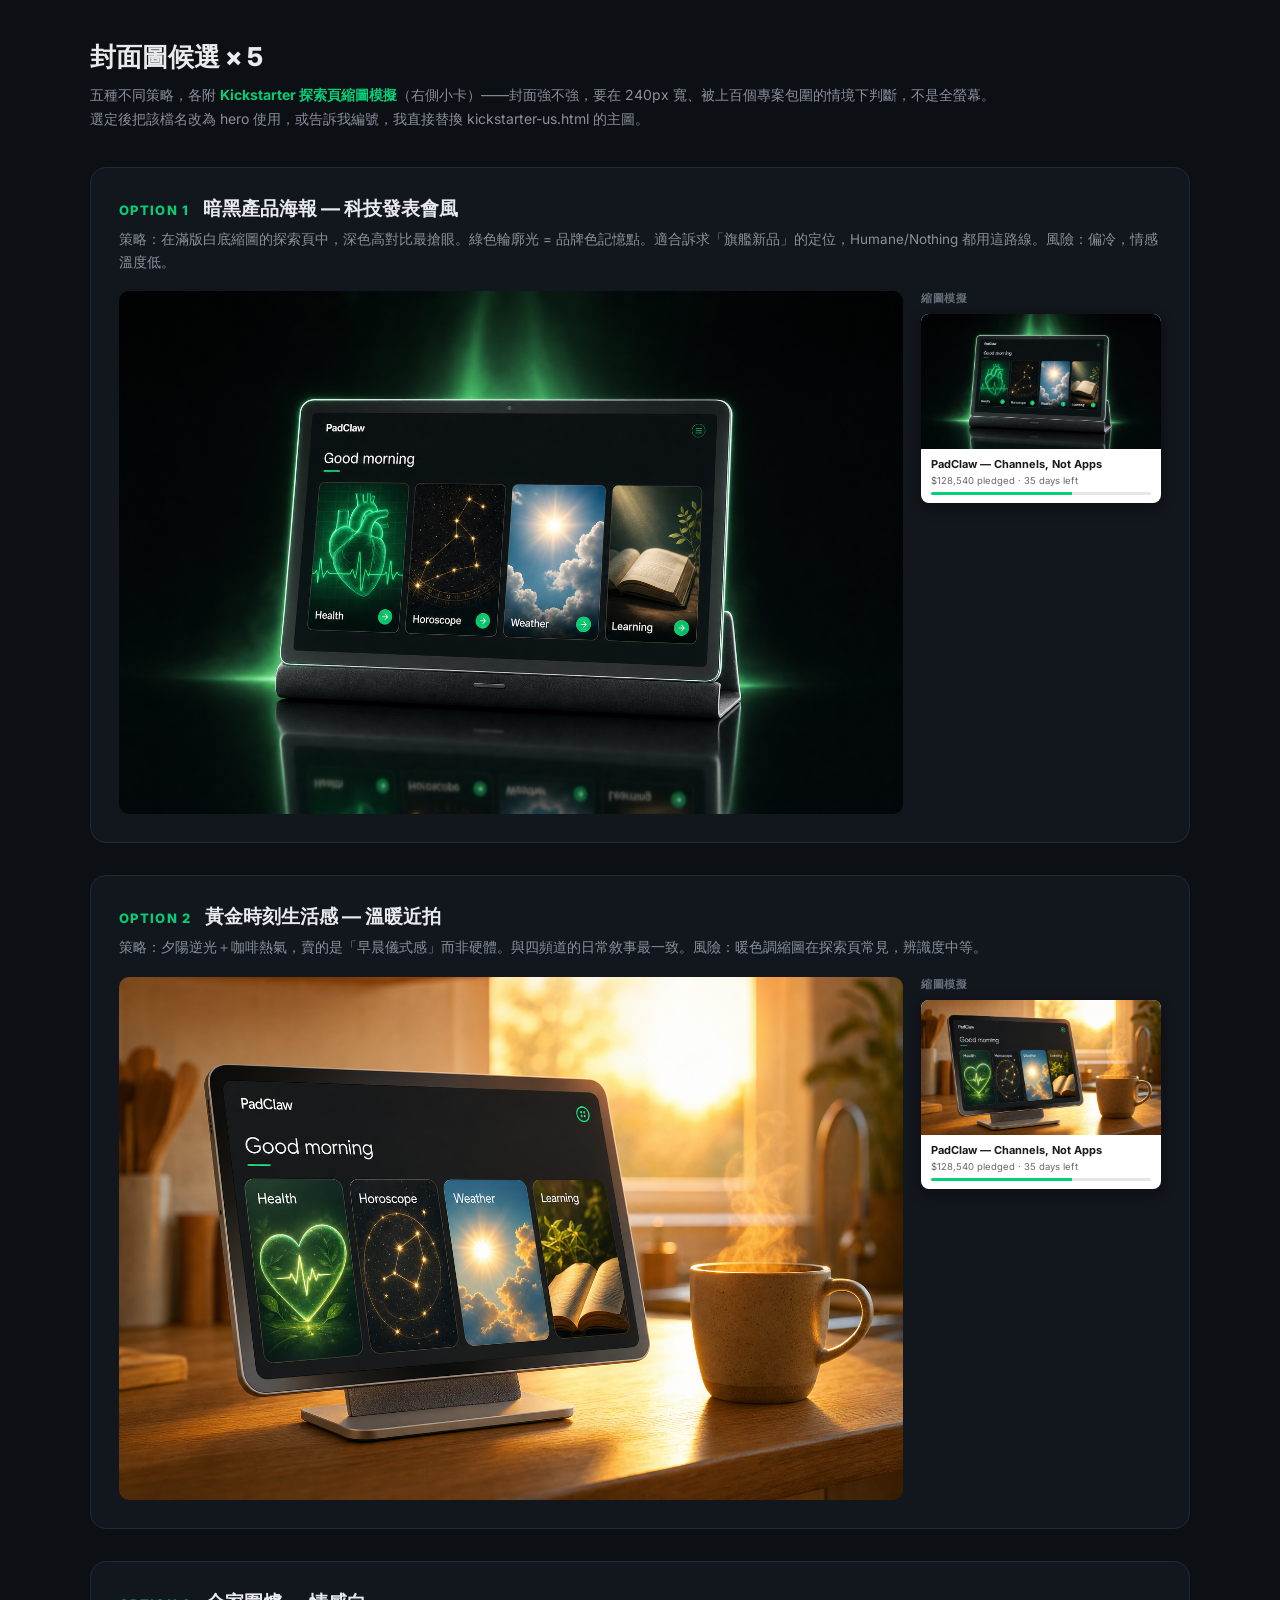
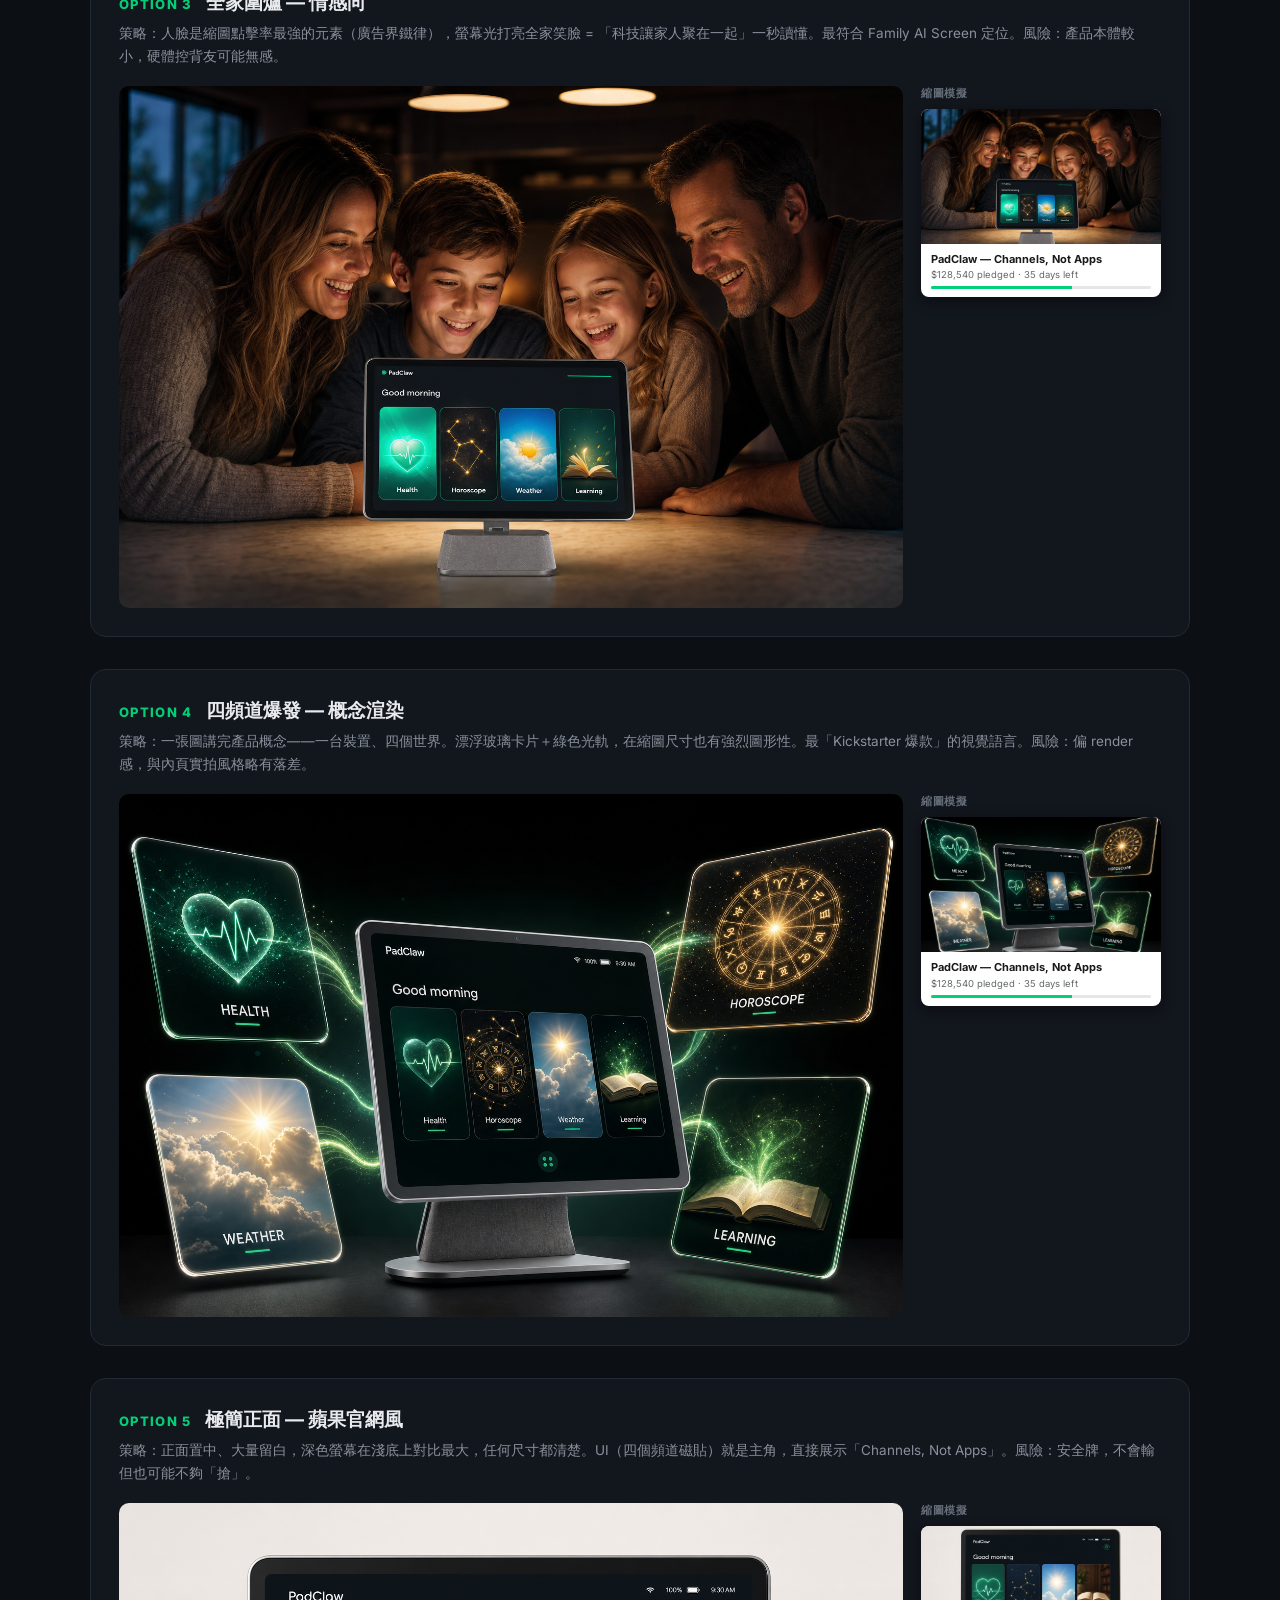
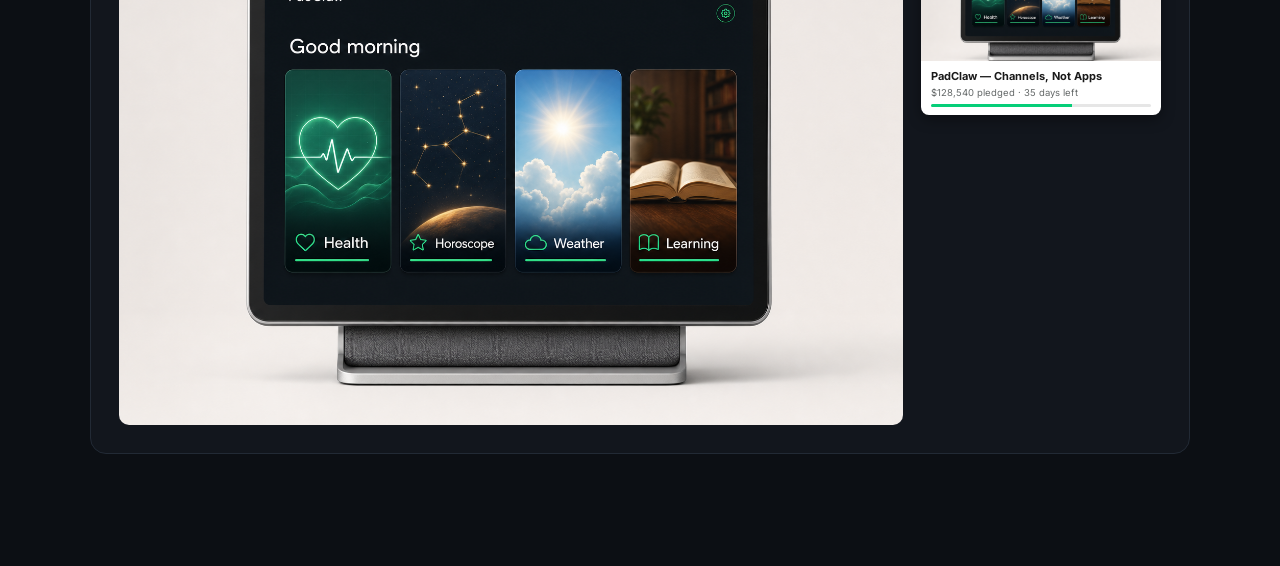
<file: hero-options.html>
<!DOCTYPE html>
<html lang="zh-Hant">
<head>
  <meta charset="UTF-8">
  <meta name="viewport" content="width=device-width, initial-scale=1.0">
  <title>PadClaw — 封面圖候選比較</title>
  <link href="https://fonts.googleapis.com/css2?family=Inter:wght@400;500;600;700;800&display=swap" rel="stylesheet">
  <style>
    *{box-sizing:border-box;margin:0;padding:0}
    body{font-family:'Inter','PingFang TC',system-ui,sans-serif;background:#0c0f14;color:#e8eaed;padding:40px 24px 80px}
    .wrap{max-width:1100px;margin:0 auto}
    h1{font-size:26px;font-weight:800;margin-bottom:8px}
    .sub{color:#8a919c;font-size:14px;margin-bottom:36px;line-height:1.7}
    .sub strong{color:#05CE78}
    .option{background:#12161d;border:1px solid #222a35;border-radius:16px;padding:28px;margin-bottom:32px}
    .opt-head{display:flex;align-items:baseline;gap:14px;margin-bottom:6px;flex-wrap:wrap}
    .opt-num{font-size:13px;font-weight:800;color:#05CE78;letter-spacing:.1em}
    .opt-head h2{font-size:19px;font-weight:700}
    .opt-strategy{color:#8a919c;font-size:13.5px;line-height:1.7;margin-bottom:18px}
    .opt-media{display:grid;grid-template-columns:1fr 240px;gap:18px;align-items:start}
    .opt-full img{width:100%;border-radius:10px;display:block}
    .opt-thumb{display:flex;flex-direction:column;gap:8px}
    .thumb-label{font-size:11px;color:#666e79;letter-spacing:.06em;text-transform:uppercase;font-weight:600}
    .thumb-card{background:#fff;border-radius:8px;overflow:hidden;box-shadow:0 4px 14px rgba(0,0,0,.4)}
    .thumb-card img{width:100%;aspect-ratio:16/9;object-fit:cover;display:block}
    .thumb-card .tc-body{padding:8px 10px}
    .tc-title{font-size:11px;font-weight:700;color:#1a1a1a;line-height:1.35}
    .tc-meta{font-size:9.5px;color:#656969;margin-top:3px}
    .tc-bar{height:3px;background:#e6e6e6;margin-top:6px;border-radius:2px;overflow:hidden}
    .tc-bar i{display:block;height:100%;width:64%;background:#05CE78}
    @media(max-width:760px){.opt-media{grid-template-columns:1fr}}
  </style>
</head>
<body>
  <div class="wrap">
    <h1>封面圖候選 × 5</h1>
    <p class="sub">五種不同策略，各附 <strong>Kickstarter 探索頁縮圖模擬</strong>（右側小卡）——封面強不強，要在 240px 寬、被上百個專案包圍的情境下判斷，不是全螢幕。<br>選定後把該檔名改為 hero 使用，或告訴我編號，我直接替換 kickstarter-us.html 的主圖。</p>

    <div class="option">
      <div class="opt-head"><span class="opt-num">OPTION 1</span><h2>暗黑產品海報 — 科技發表會風</h2></div>
      <p class="opt-strategy">策略：在滿版白底縮圖的探索頁中，深色高對比最搶眼。綠色輪廓光 = 品牌色記憶點。適合訴求「旗艦新品」的定位，Humane/Nothing 都用這路線。風險：偏冷，情感溫度低。</p>
      <div class="opt-media">
        <div class="opt-full"><img src="hero-option-1.png" alt="Option 1 — dark product poster"></div>
        <div class="opt-thumb">
          <span class="thumb-label">縮圖模擬</span>
          <div class="thumb-card"><img src="hero-option-1.png" alt=""><div class="tc-body"><div class="tc-title">PadClaw — Channels, Not Apps</div><div class="tc-meta">$128,540 pledged · 35 days left</div><div class="tc-bar"><i></i></div></div></div>
        </div>
      </div>
    </div>

    <div class="option">
      <div class="opt-head"><span class="opt-num">OPTION 2</span><h2>黃金時刻生活感 — 溫暖近拍</h2></div>
      <p class="opt-strategy">策略：夕陽逆光＋咖啡熱氣，賣的是「早晨儀式感」而非硬體。與四頻道的日常敘事最一致。風險：暖色調縮圖在探索頁常見，辨識度中等。</p>
      <div class="opt-media">
        <div class="opt-full"><img src="hero-option-2.png" alt="Option 2 — golden hour lifestyle"></div>
        <div class="opt-thumb">
          <span class="thumb-label">縮圖模擬</span>
          <div class="thumb-card"><img src="hero-option-2.png" alt=""><div class="tc-body"><div class="tc-title">PadClaw — Channels, Not Apps</div><div class="tc-meta">$128,540 pledged · 35 days left</div><div class="tc-bar"><i></i></div></div></div>
        </div>
      </div>
    </div>

    <div class="option">
      <div class="opt-head"><span class="opt-num">OPTION 3</span><h2>全家圍爐 — 情感向</h2></div>
      <p class="opt-strategy">策略：人臉是縮圖點擊率最強的元素（廣告界鐵律），螢幕光打亮全家笑臉 = 「科技讓家人聚在一起」一秒讀懂。最符合 Family AI Screen 定位。風險：產品本體較小，硬體控背友可能無感。</p>
      <div class="opt-media">
        <div class="opt-full"><img src="hero-option-3.png" alt="Option 3 — family gathered"></div>
        <div class="opt-thumb">
          <span class="thumb-label">縮圖模擬</span>
          <div class="thumb-card"><img src="hero-option-3.png" alt=""><div class="tc-body"><div class="tc-title">PadClaw — Channels, Not Apps</div><div class="tc-meta">$128,540 pledged · 35 days left</div><div class="tc-bar"><i></i></div></div></div>
        </div>
      </div>
    </div>

    <div class="option">
      <div class="opt-head"><span class="opt-num">OPTION 4</span><h2>四頻道爆發 — 概念渲染</h2></div>
      <p class="opt-strategy">策略：一張圖講完產品概念——一台裝置、四個世界。漂浮玻璃卡片＋綠色光軌，在縮圖尺寸也有強烈圖形性。最「Kickstarter 爆款」的視覺語言。風險：偏 render 感，與內頁實拍風格略有落差。</p>
      <div class="opt-media">
        <div class="opt-full"><img src="hero-option-4.png" alt="Option 4 — four channels burst concept"></div>
        <div class="opt-thumb">
          <span class="thumb-label">縮圖模擬</span>
          <div class="thumb-card"><img src="hero-option-4.png" alt=""><div class="tc-body"><div class="tc-title">PadClaw — Channels, Not Apps</div><div class="tc-meta">$128,540 pledged · 35 days left</div><div class="tc-bar"><i></i></div></div></div>
        </div>
      </div>
    </div>

    <div class="option">
      <div class="opt-head"><span class="opt-num">OPTION 5</span><h2>極簡正面 — 蘋果官網風</h2></div>
      <p class="opt-strategy">策略：正面置中、大量留白，深色螢幕在淺底上對比最大，任何尺寸都清楚。UI（四個頻道磁貼）就是主角，直接展示「Channels, Not Apps」。風險：安全牌，不會輸但也可能不夠「搶」。</p>
      <div class="opt-media">
        <div class="opt-full"><img src="hero-option-5.png" alt="Option 5 — minimal front-facing"></div>
        <div class="opt-thumb">
          <span class="thumb-label">縮圖模擬</span>
          <div class="thumb-card"><img src="hero-option-5.png" alt=""><div class="tc-body"><div class="tc-title">PadClaw — Channels, Not Apps</div><div class="tc-meta">$128,540 pledged · 35 days left</div><div class="tc-bar"><i></i></div></div></div>
        </div>
      </div>
    </div>

  </div>
</body>
</html>
</file>
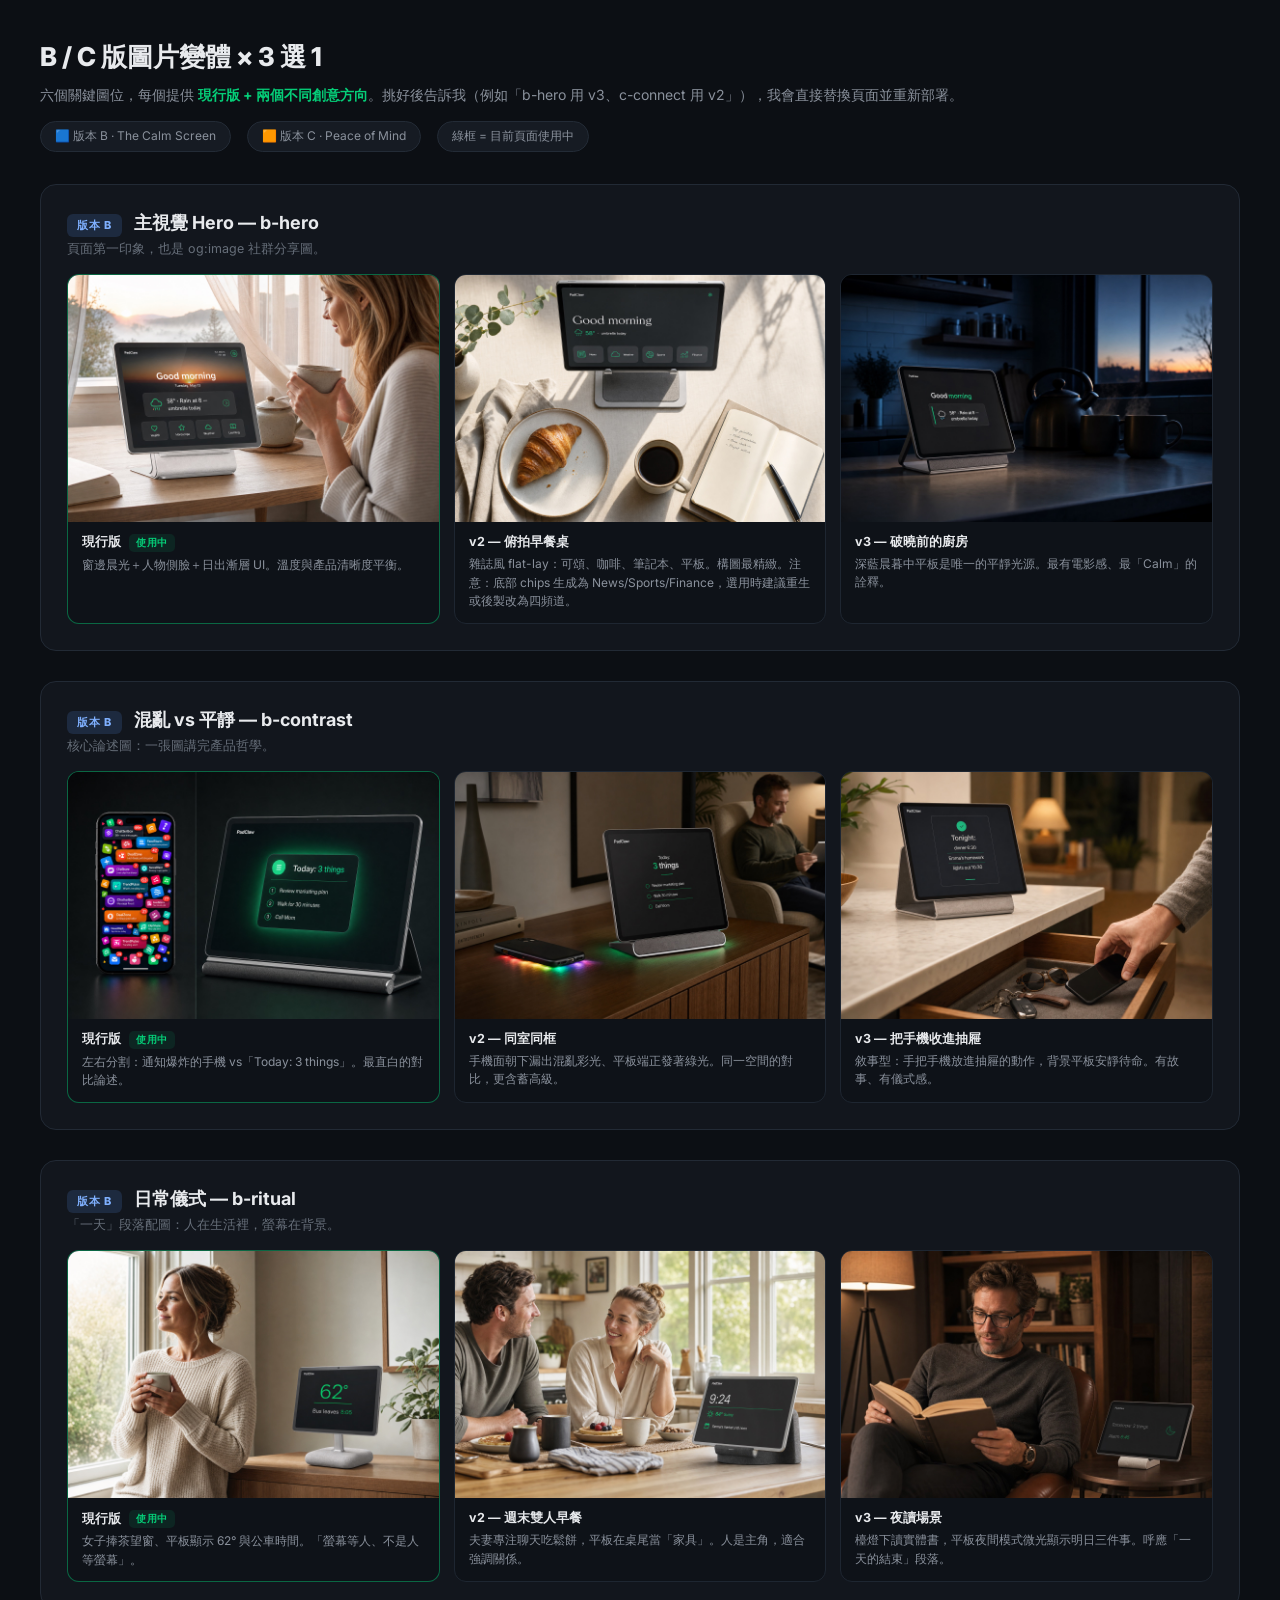
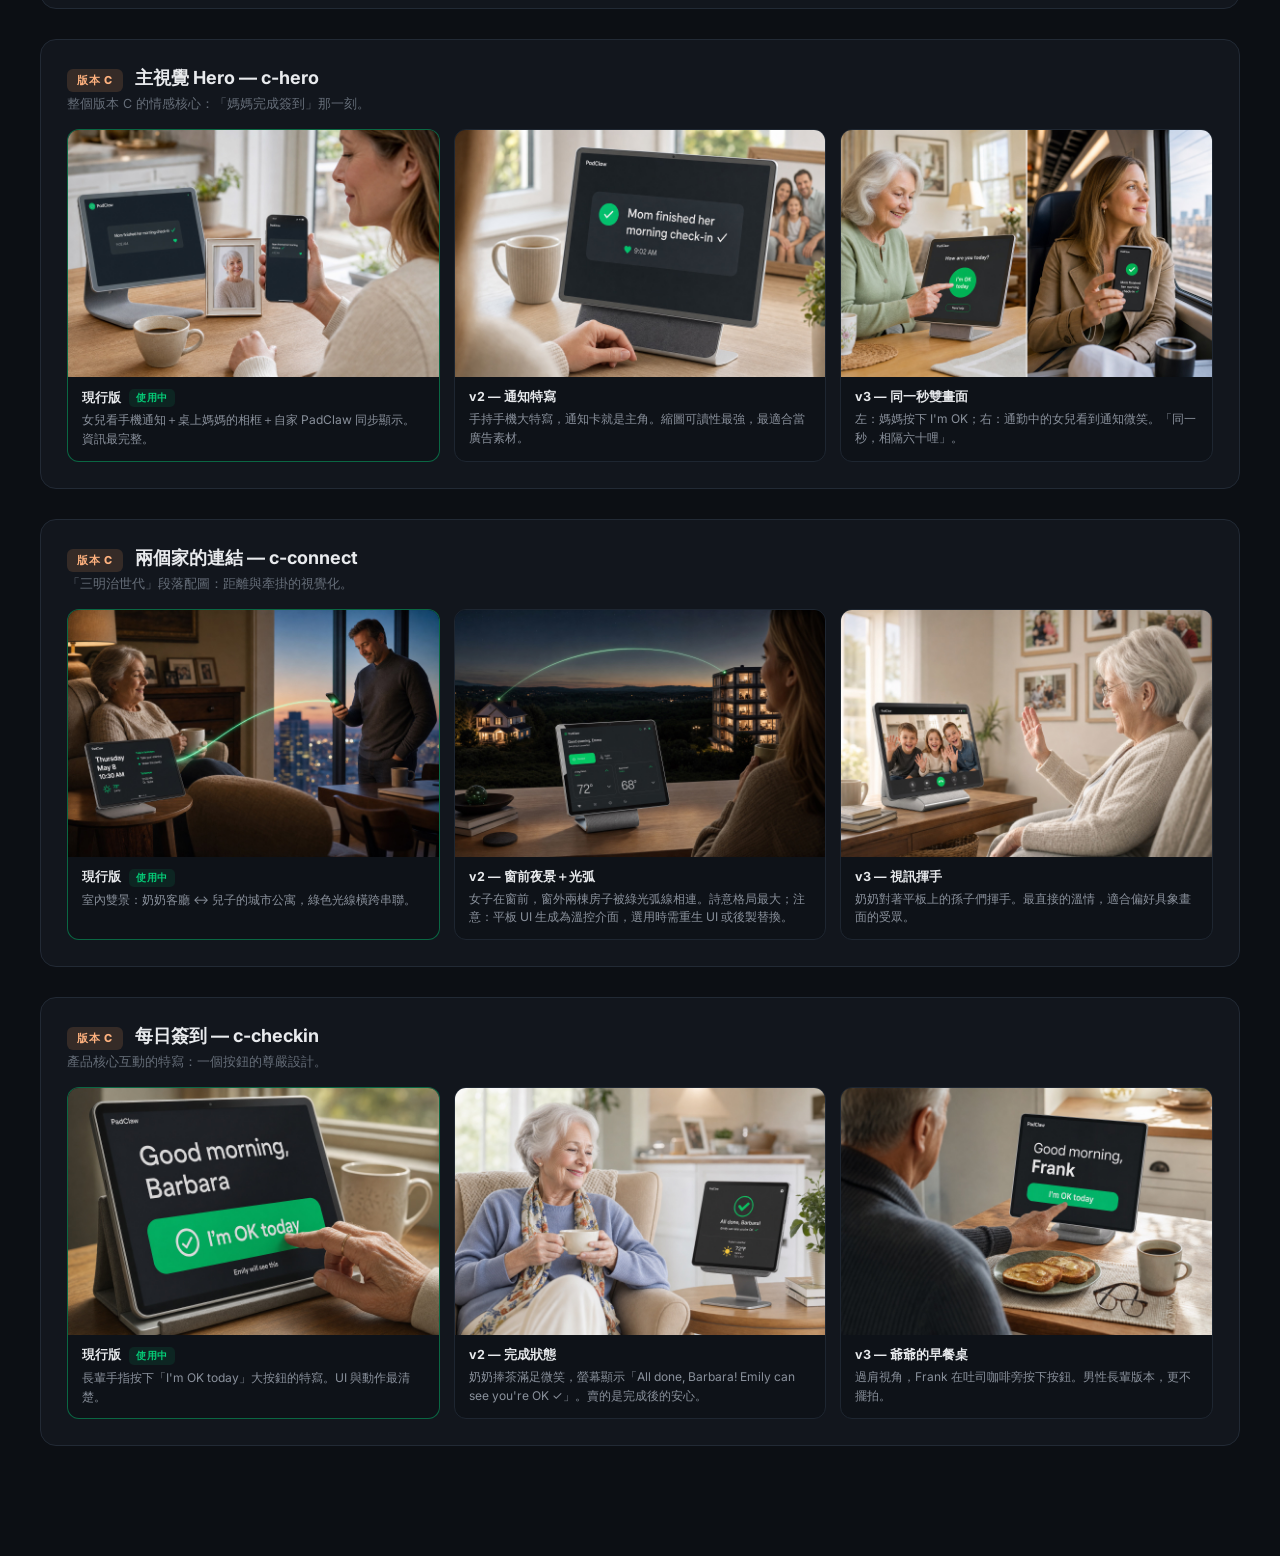
<file: image-options.html>
<!DOCTYPE html>
<html lang="zh-Hant">
<head>
  <meta charset="UTF-8">
  <meta name="viewport" content="width=device-width, initial-scale=1.0">
  <title>PadClaw — B/C 版圖片變體比較</title>
  <link href="https://fonts.googleapis.com/css2?family=Inter:wght@400;500;600;700;800&display=swap" rel="stylesheet">
  <style>
    *{box-sizing:border-box;margin:0;padding:0}
    body{font-family:'Inter','PingFang TC',system-ui,sans-serif;background:#0c0f14;color:#e8eaed;padding:40px 24px 80px}
    .wrap{max-width:1200px;margin:0 auto}
    h1{font-size:26px;font-weight:800;margin-bottom:8px}
    .sub{color:#8a919c;font-size:14px;margin-bottom:14px;line-height:1.7}
    .sub strong{color:#05CE78}
    .legend{display:flex;gap:16px;margin-bottom:32px;flex-wrap:wrap}
    .legend span{font-size:12px;color:#8a919c;background:#161b23;border:1px solid #232b36;border-radius:999px;padding:6px 14px}
    .slot{background:#12161d;border:1px solid #222a35;border-radius:16px;padding:26px;margin-bottom:30px}
    .slot-head{display:flex;align-items:baseline;gap:12px;margin-bottom:4px;flex-wrap:wrap}
    .slot-tag{font-size:11px;font-weight:800;letter-spacing:.1em;padding:4px 10px;border-radius:6px}
    .tag-b{background:rgba(94,155,255,.15);color:#7fb0ff}
    .tag-c{background:rgba(255,158,94,.15);color:#ffb27f}
    .slot-head h2{font-size:18px;font-weight:700}
    .slot-usage{color:#666e79;font-size:12.5px;margin-bottom:16px}
    .variants{display:grid;grid-template-columns:repeat(3,1fr);gap:14px}
    .variant{background:#0e1218;border:1px solid #1e2631;border-radius:12px;overflow:hidden}
    .variant.current{border-color:rgba(5,206,120,.45)}
    .variant img{width:100%;aspect-ratio:3/2;object-fit:cover;display:block}
    .v-body{padding:12px 14px}
    .v-name{font-size:12.5px;font-weight:700;margin-bottom:4px;display:flex;align-items:center;gap:8px}
    .v-badge{font-size:10px;font-weight:800;letter-spacing:.06em;color:#05CE78;background:rgba(5,206,120,.1);border-radius:5px;padding:2px 7px}
    .v-note{font-size:12px;color:#8a919c;line-height:1.55}
    @media(max-width:900px){.variants{grid-template-columns:1fr}}
  </style>
</head>
<body>
  <div class="wrap">
    <h1>B / C 版圖片變體 × 3 選 1</h1>
    <p class="sub">六個關鍵圖位，每個提供 <strong>現行版 + 兩個不同創意方向</strong>。挑好後告訴我（例如「b-hero 用 v3、c-connect 用 v2」），我會直接替換頁面並重新部署。</p>
    <div class="legend">
      <span>🟦 版本 B · The Calm Screen</span>
      <span>🟧 版本 C · Peace of Mind</span>
      <span>綠框 = 目前頁面使用中</span>
    </div>

    <!-- B HERO -->
    <div class="slot">
      <div class="slot-head"><span class="slot-tag tag-b">版本 B</span><h2>主視覺 Hero — b-hero</h2></div>
      <p class="slot-usage">頁面第一印象，也是 og:image 社群分享圖。</p>
      <div class="variants">
        <div class="variant current">
          <img loading="lazy" src="web-b-hero.jpg" alt="b-hero current">
          <div class="v-body"><div class="v-name">現行版 <span class="v-badge">使用中</span></div><p class="v-note">窗邊晨光＋人物側臉＋日出漸層 UI。溫度與產品清晰度平衡。</p></div>
        </div>
        <div class="variant">
          <img loading="lazy" src="web-b-hero-v2.jpg" alt="b-hero v2">
          <div class="v-body"><div class="v-name">v2 — 俯拍早餐桌</div><p class="v-note">雜誌風 flat-lay：可頌、咖啡、筆記本、平板。構圖最精緻。注意：底部 chips 生成為 News/Sports/Finance，選用時建議重生或後製改為四頻道。</p></div>
        </div>
        <div class="variant">
          <img loading="lazy" src="web-b-hero-v3.jpg" alt="b-hero v3">
          <div class="v-body"><div class="v-name">v3 — 破曉前的廚房</div><p class="v-note">深藍晨暮中平板是唯一的平靜光源。最有電影感、最「Calm」的詮釋。</p></div>
        </div>
      </div>
    </div>

    <!-- B CONTRAST -->
    <div class="slot">
      <div class="slot-head"><span class="slot-tag tag-b">版本 B</span><h2>混亂 vs 平靜 — b-contrast</h2></div>
      <p class="slot-usage">核心論述圖：一張圖講完產品哲學。</p>
      <div class="variants">
        <div class="variant current">
          <img loading="lazy" src="web-b-contrast.jpg" alt="b-contrast current">
          <div class="v-body"><div class="v-name">現行版 <span class="v-badge">使用中</span></div><p class="v-note">左右分割：通知爆炸的手機 vs「Today: 3 things」。最直白的對比論述。</p></div>
        </div>
        <div class="variant">
          <img loading="lazy" src="web-b-contrast-v2.jpg" alt="b-contrast v2">
          <div class="v-body"><div class="v-name">v2 — 同室同框</div><p class="v-note">手機面朝下漏出混亂彩光、平板端正發著綠光。同一空間的對比，更含蓄高級。</p></div>
        </div>
        <div class="variant">
          <img loading="lazy" src="web-b-contrast-v3.jpg" alt="b-contrast v3">
          <div class="v-body"><div class="v-name">v3 — 把手機收進抽屜</div><p class="v-note">敘事型：手把手機放進抽屜的動作，背景平板安靜待命。有故事、有儀式感。</p></div>
        </div>
      </div>
    </div>

    <!-- B RITUAL -->
    <div class="slot">
      <div class="slot-head"><span class="slot-tag tag-b">版本 B</span><h2>日常儀式 — b-ritual</h2></div>
      <p class="slot-usage">「一天」段落配圖：人在生活裡，螢幕在背景。</p>
      <div class="variants">
        <div class="variant current">
          <img loading="lazy" src="web-b-ritual.jpg" alt="b-ritual current">
          <div class="v-body"><div class="v-name">現行版 <span class="v-badge">使用中</span></div><p class="v-note">女子捧茶望窗、平板顯示 62° 與公車時間。「螢幕等人、不是人等螢幕」。</p></div>
        </div>
        <div class="variant">
          <img loading="lazy" src="web-b-ritual-v2.jpg" alt="b-ritual v2">
          <div class="v-body"><div class="v-name">v2 — 週末雙人早餐</div><p class="v-note">夫妻專注聊天吃鬆餅，平板在桌尾當「家具」。人是主角，適合強調關係。</p></div>
        </div>
        <div class="variant">
          <img loading="lazy" src="web-b-ritual-v3.jpg" alt="b-ritual v3">
          <div class="v-body"><div class="v-name">v3 — 夜讀場景</div><p class="v-note">檯燈下讀實體書，平板夜間模式微光顯示明日三件事。呼應「一天的結束」段落。</p></div>
        </div>
      </div>
    </div>

    <!-- C HERO -->
    <div class="slot">
      <div class="slot-head"><span class="slot-tag tag-c">版本 C</span><h2>主視覺 Hero — c-hero</h2></div>
      <p class="slot-usage">整個版本 C 的情感核心：「媽媽完成簽到」那一刻。</p>
      <div class="variants">
        <div class="variant current">
          <img loading="lazy" src="web-c-hero.jpg" alt="c-hero current">
          <div class="v-body"><div class="v-name">現行版 <span class="v-badge">使用中</span></div><p class="v-note">女兒看手機通知＋桌上媽媽的相框＋自家 PadClaw 同步顯示。資訊最完整。</p></div>
        </div>
        <div class="variant">
          <img loading="lazy" src="web-c-hero-v2.jpg" alt="c-hero v2">
          <div class="v-body"><div class="v-name">v2 — 通知特寫</div><p class="v-note">手持手機大特寫，通知卡就是主角。縮圖可讀性最強，最適合當廣告素材。</p></div>
        </div>
        <div class="variant">
          <img loading="lazy" src="web-c-hero-v3.jpg" alt="c-hero v3">
          <div class="v-body"><div class="v-name">v3 — 同一秒雙畫面</div><p class="v-note">左：媽媽按下 I'm OK；右：通勤中的女兒看到通知微笑。「同一秒，相隔六十哩」。</p></div>
        </div>
      </div>
    </div>

    <!-- C CONNECT -->
    <div class="slot">
      <div class="slot-head"><span class="slot-tag tag-c">版本 C</span><h2>兩個家的連結 — c-connect</h2></div>
      <p class="slot-usage">「三明治世代」段落配圖：距離與牽掛的視覺化。</p>
      <div class="variants">
        <div class="variant current">
          <img loading="lazy" src="web-c-connect.jpg" alt="c-connect current">
          <div class="v-body"><div class="v-name">現行版 <span class="v-badge">使用中</span></div><p class="v-note">室內雙景：奶奶客廳 ↔ 兒子的城市公寓，綠色光線橫跨串聯。</p></div>
        </div>
        <div class="variant">
          <img loading="lazy" src="web-c-connect-v2.jpg" alt="c-connect v2">
          <div class="v-body"><div class="v-name">v2 — 窗前夜景＋光弧</div><p class="v-note">女子在窗前，窗外兩棟房子被綠光弧線相連。詩意格局最大；注意：平板 UI 生成為溫控介面，選用時需重生 UI 或後製替換。</p></div>
        </div>
        <div class="variant">
          <img loading="lazy" src="web-c-connect-v3.jpg" alt="c-connect v3">
          <div class="v-body"><div class="v-name">v3 — 視訊揮手</div><p class="v-note">奶奶對著平板上的孫子們揮手。最直接的溫情，適合偏好具象畫面的受眾。</p></div>
        </div>
      </div>
    </div>

    <!-- C CHECKIN -->
    <div class="slot">
      <div class="slot-head"><span class="slot-tag tag-c">版本 C</span><h2>每日簽到 — c-checkin</h2></div>
      <p class="slot-usage">產品核心互動的特寫：一個按鈕的尊嚴設計。</p>
      <div class="variants">
        <div class="variant current">
          <img loading="lazy" src="web-c-checkin.jpg" alt="c-checkin current">
          <div class="v-body"><div class="v-name">現行版 <span class="v-badge">使用中</span></div><p class="v-note">長輩手指按下「I'm OK today」大按鈕的特寫。UI 與動作最清楚。</p></div>
        </div>
        <div class="variant">
          <img loading="lazy" src="web-c-checkin-v2.jpg" alt="c-checkin v2">
          <div class="v-body"><div class="v-name">v2 — 完成狀態</div><p class="v-note">奶奶捧茶滿足微笑，螢幕顯示「All done, Barbara! Emily can see you're OK ✓」。賣的是完成後的安心。</p></div>
        </div>
        <div class="variant">
          <img loading="lazy" src="web-c-checkin-v3.jpg" alt="c-checkin v3">
          <div class="v-body"><div class="v-name">v3 — 爺爺的早餐桌</div><p class="v-note">過肩視角，Frank 在吐司咖啡旁按下按鈕。男性長輩版本，更不擺拍。</p></div>
        </div>
      </div>
    </div>

  </div>
</body>
</html>
</file>
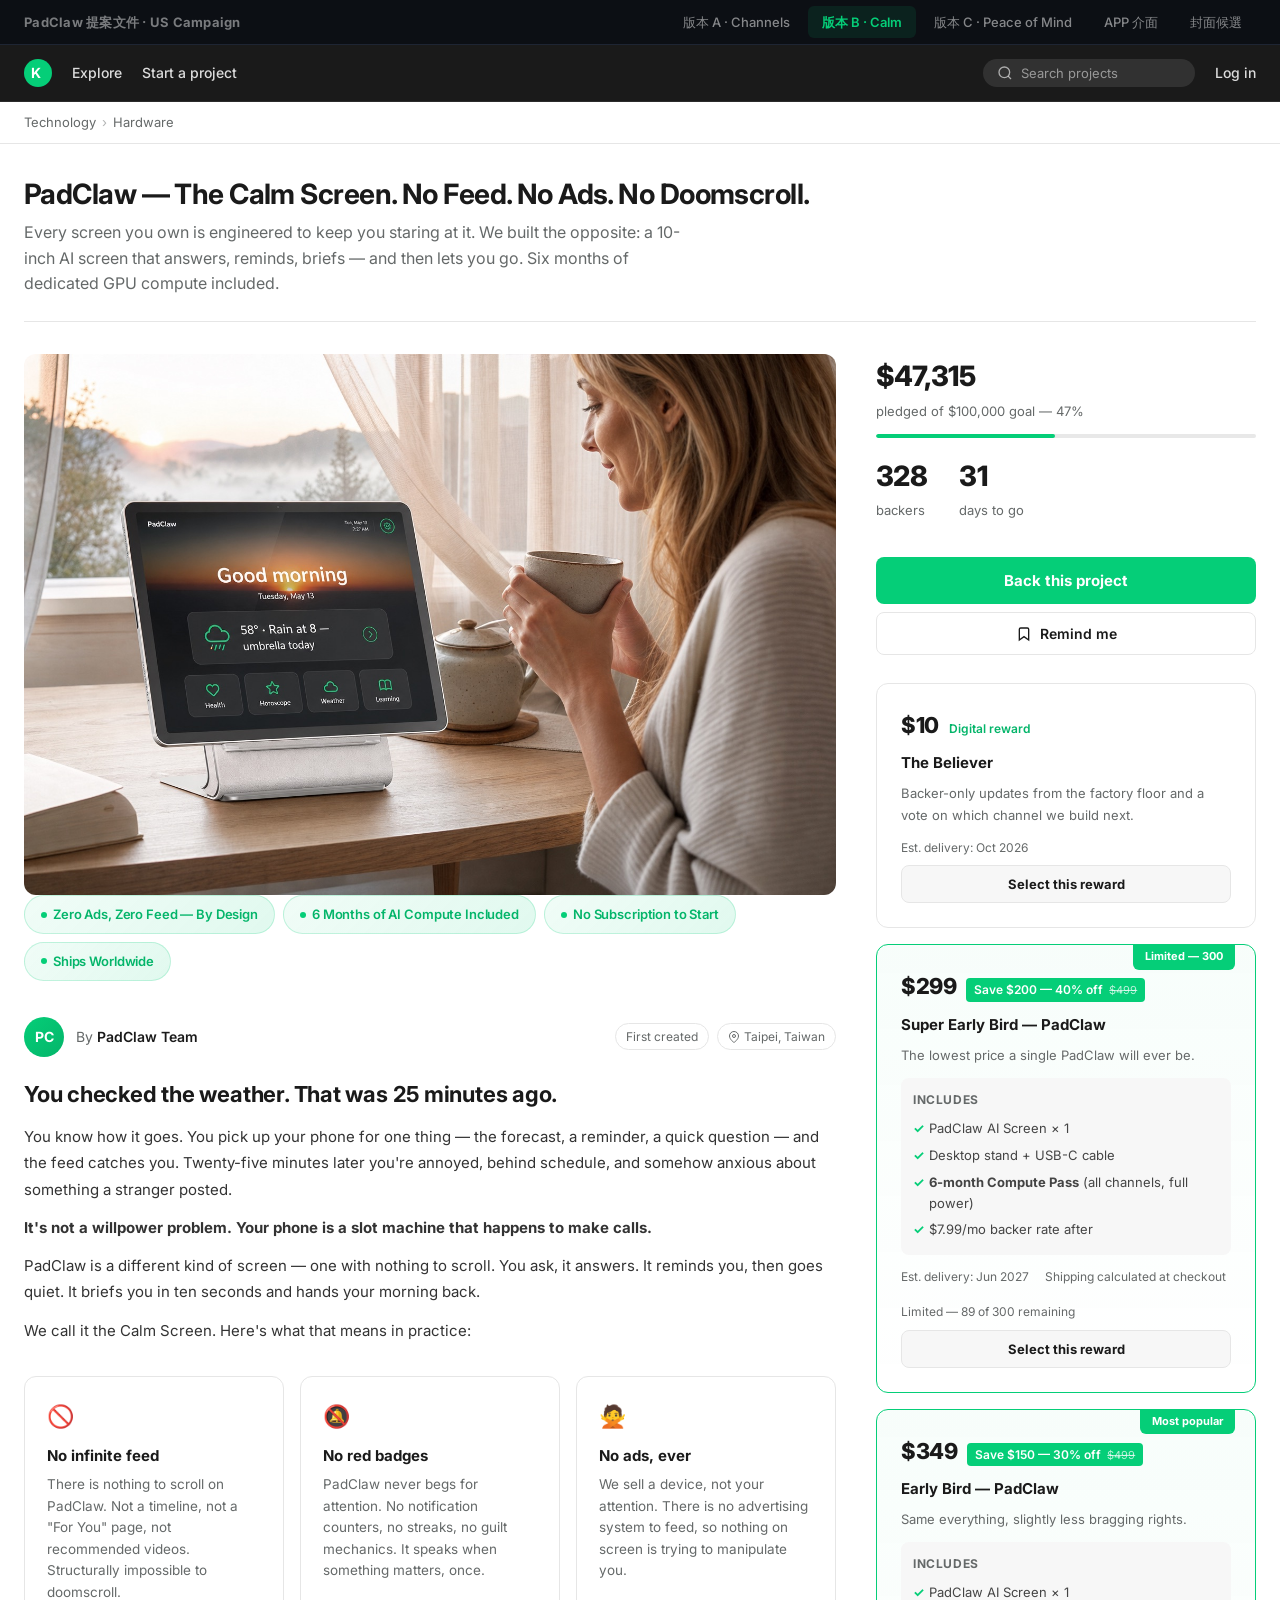
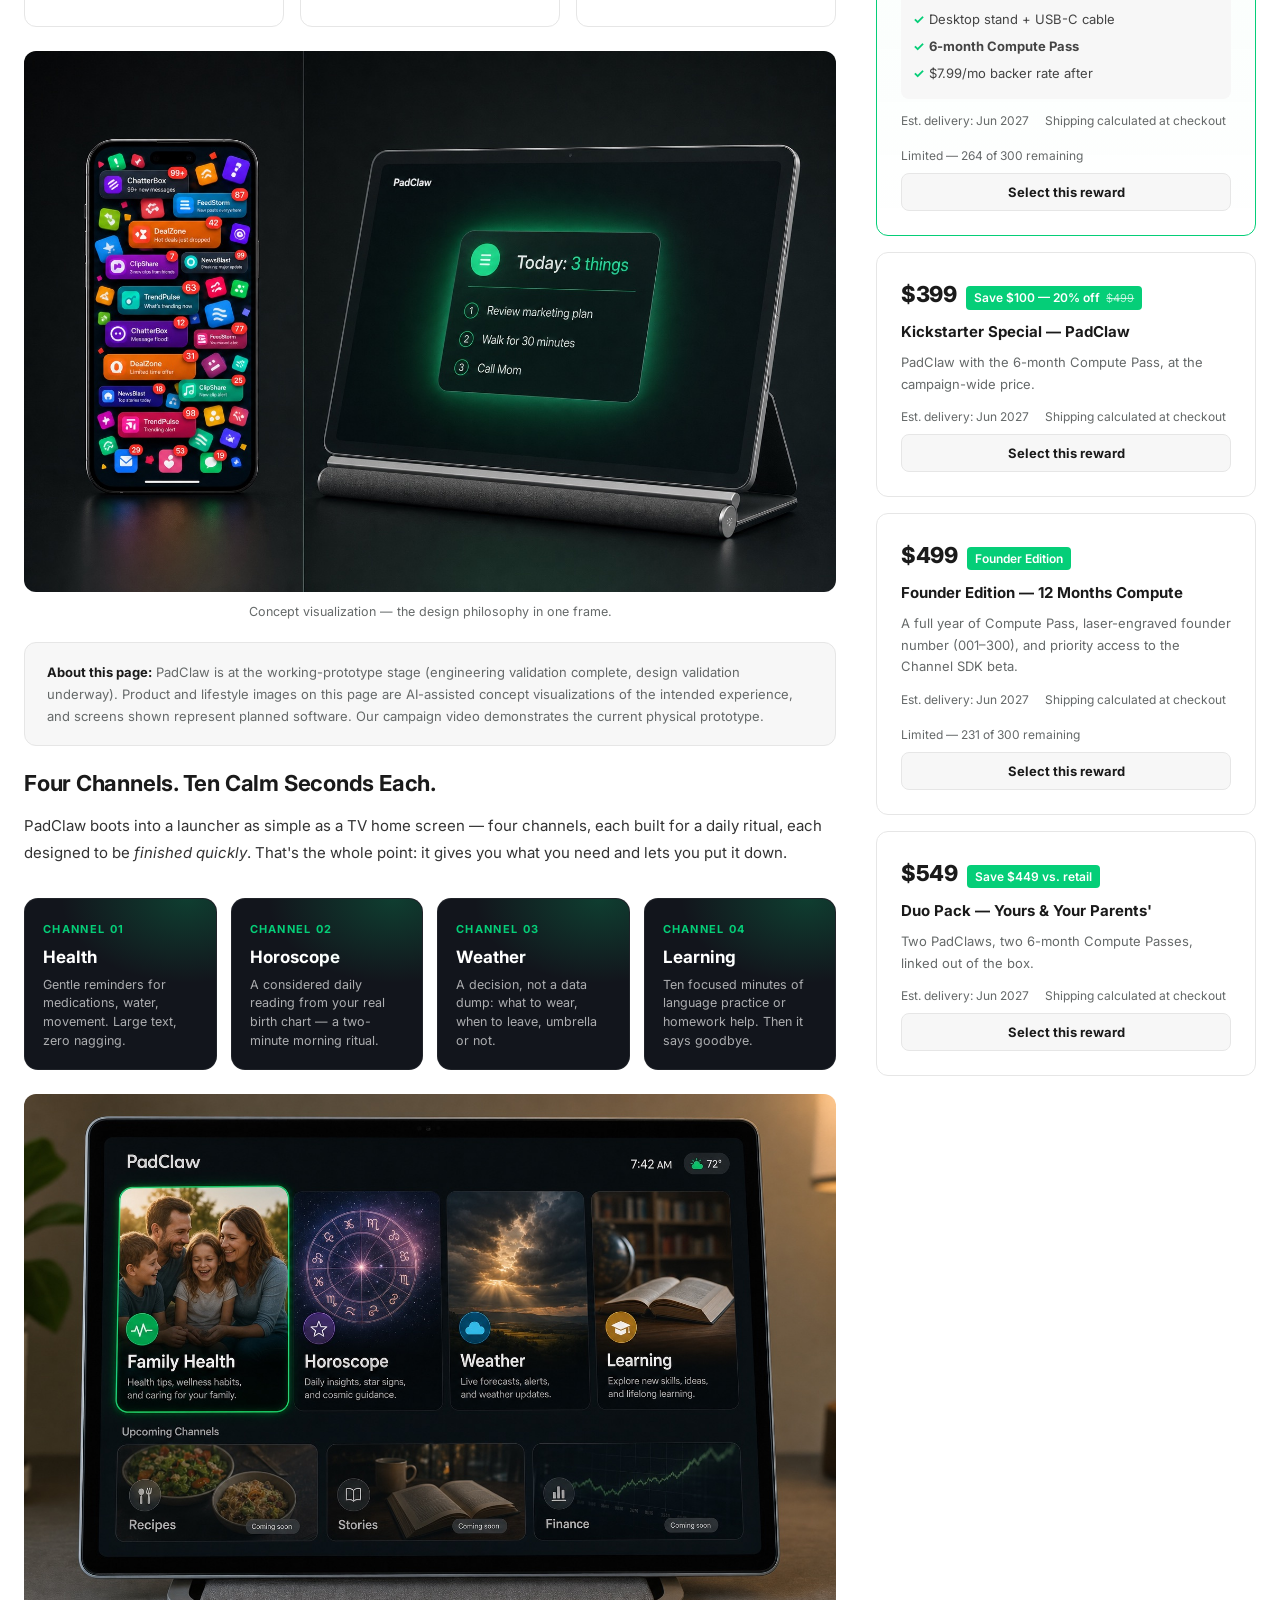
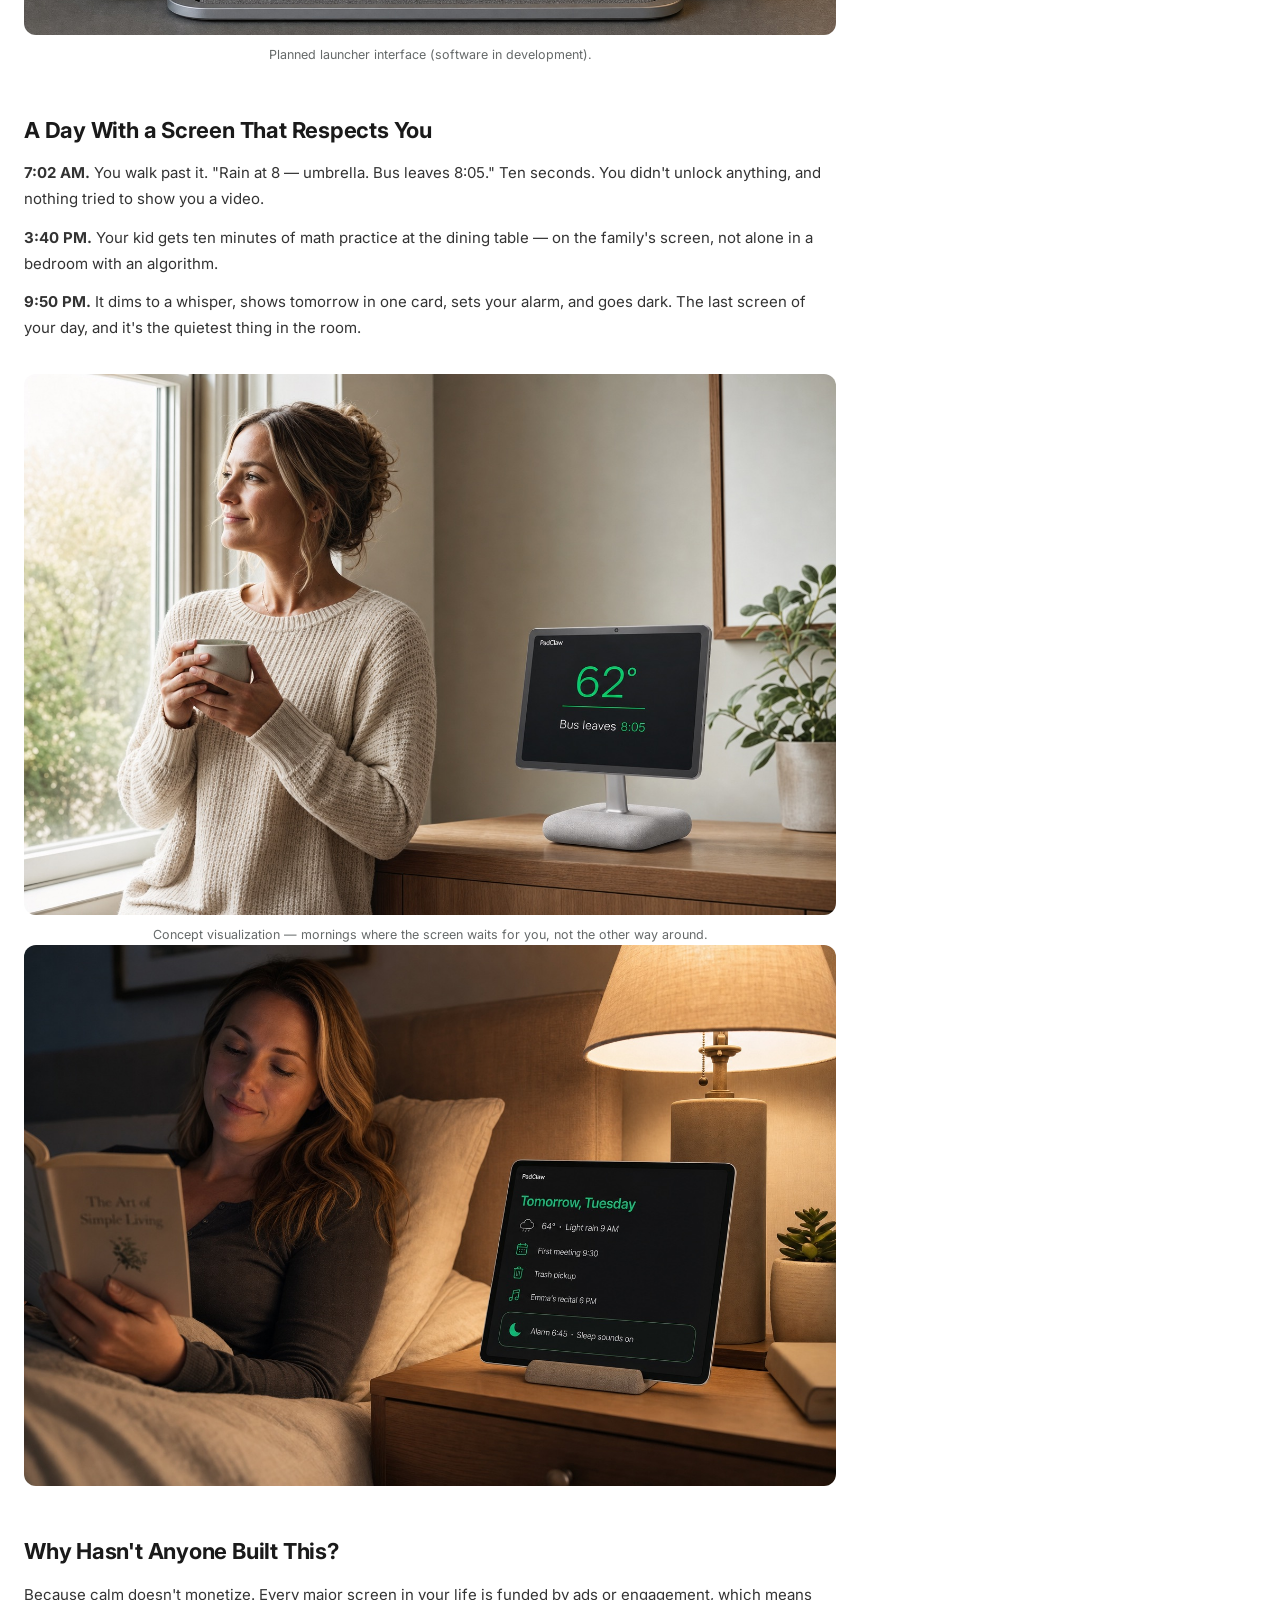
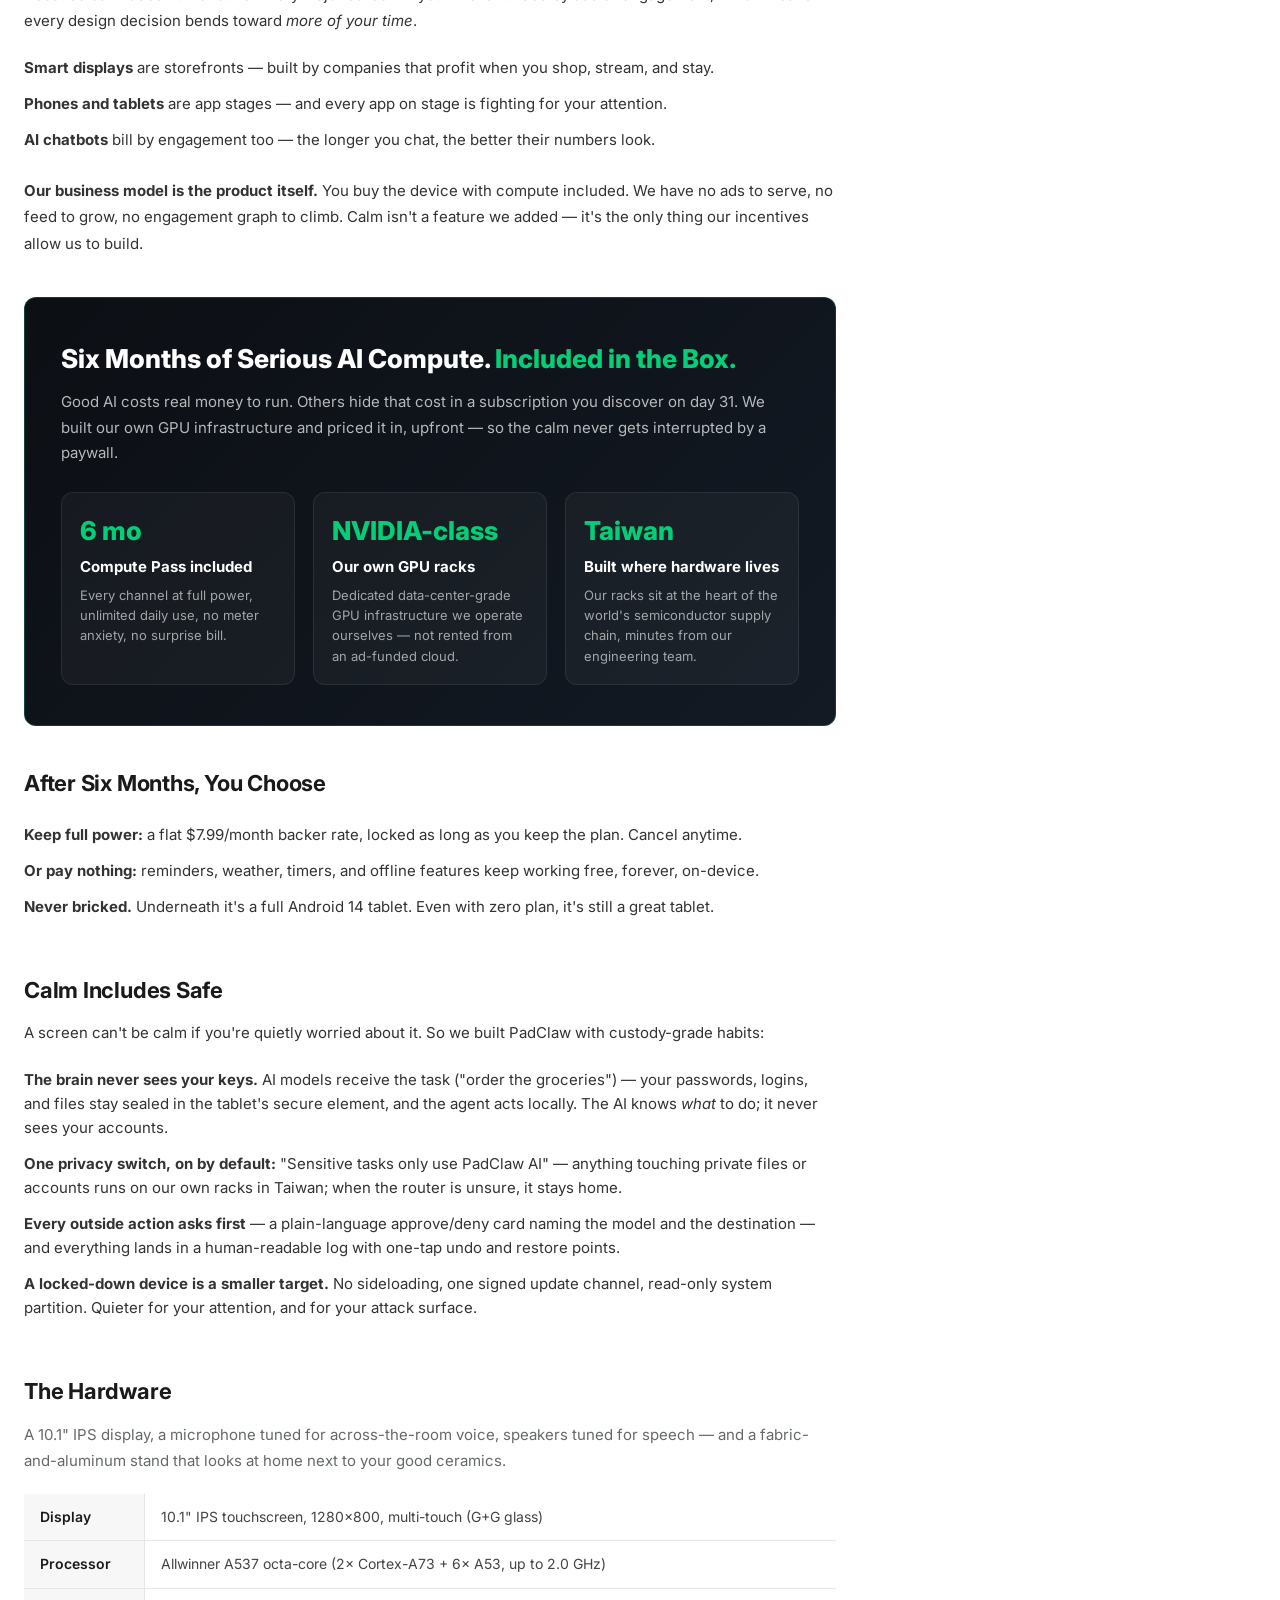
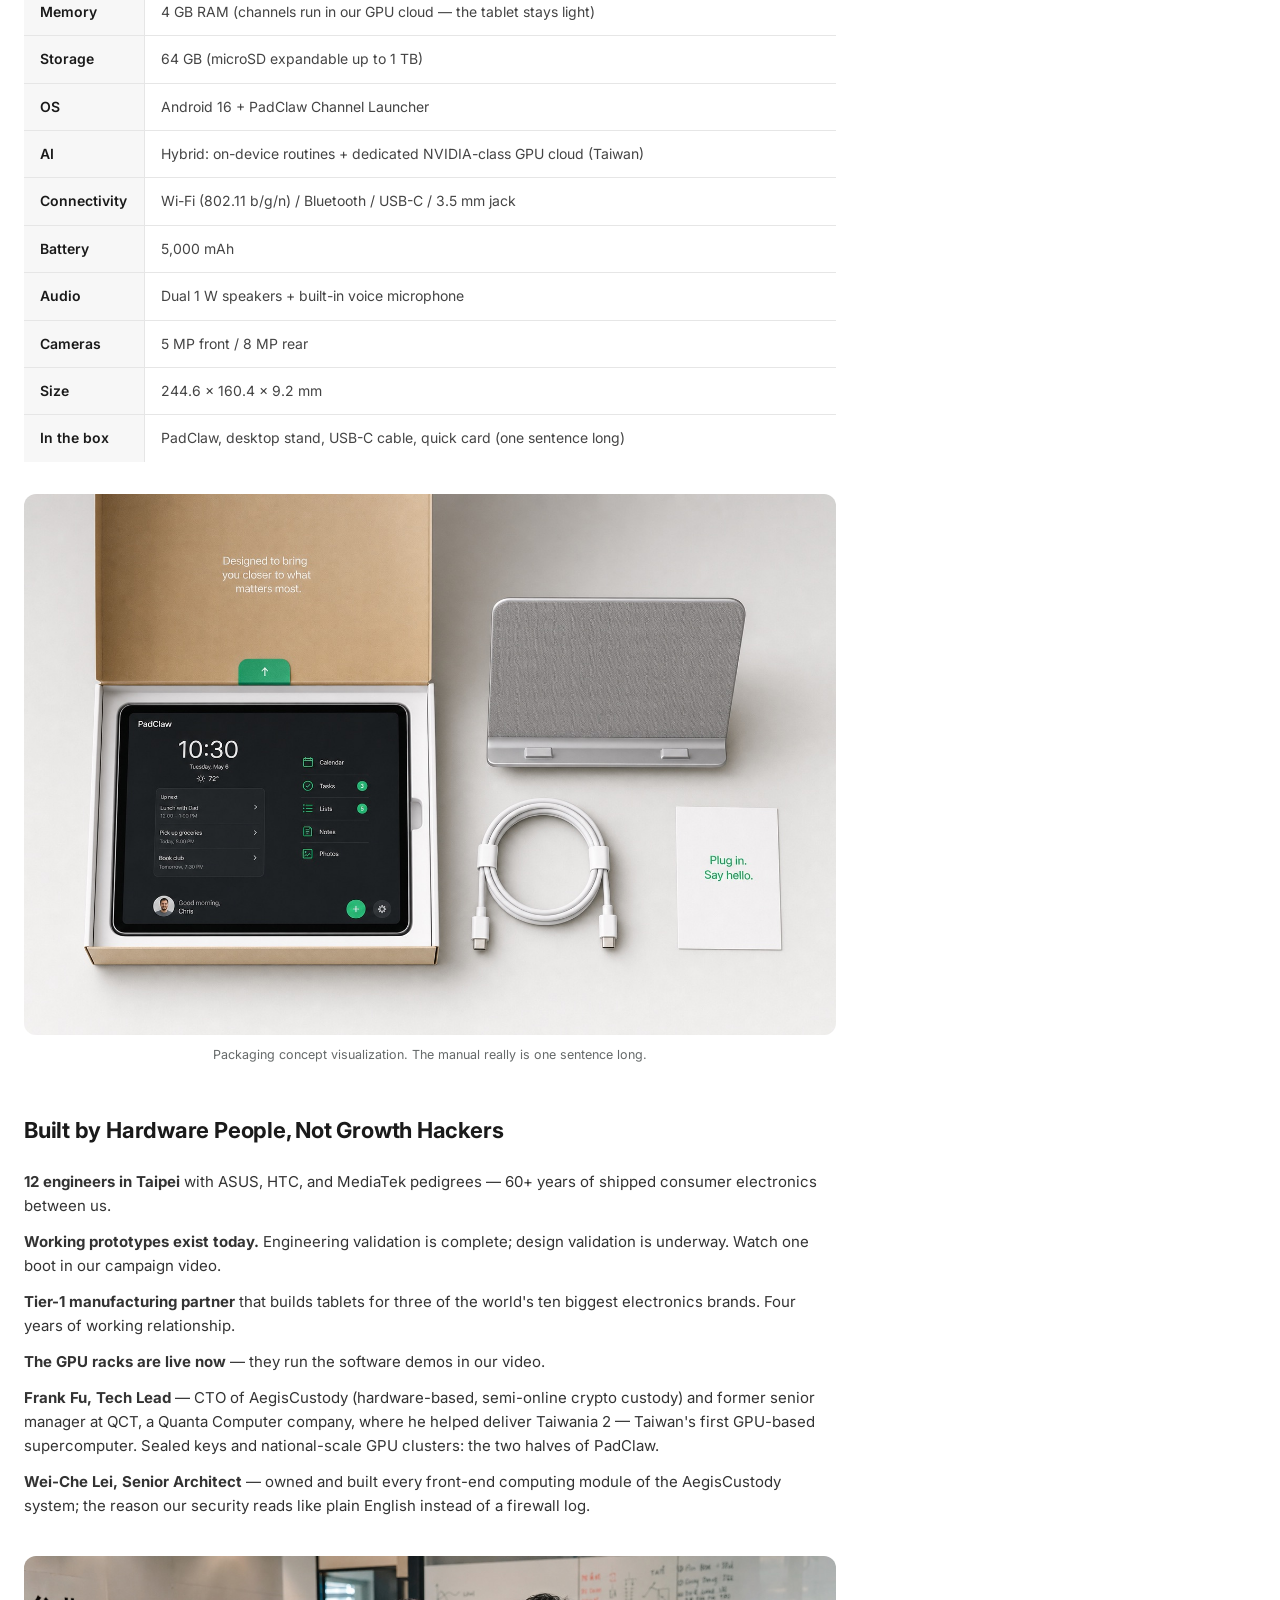
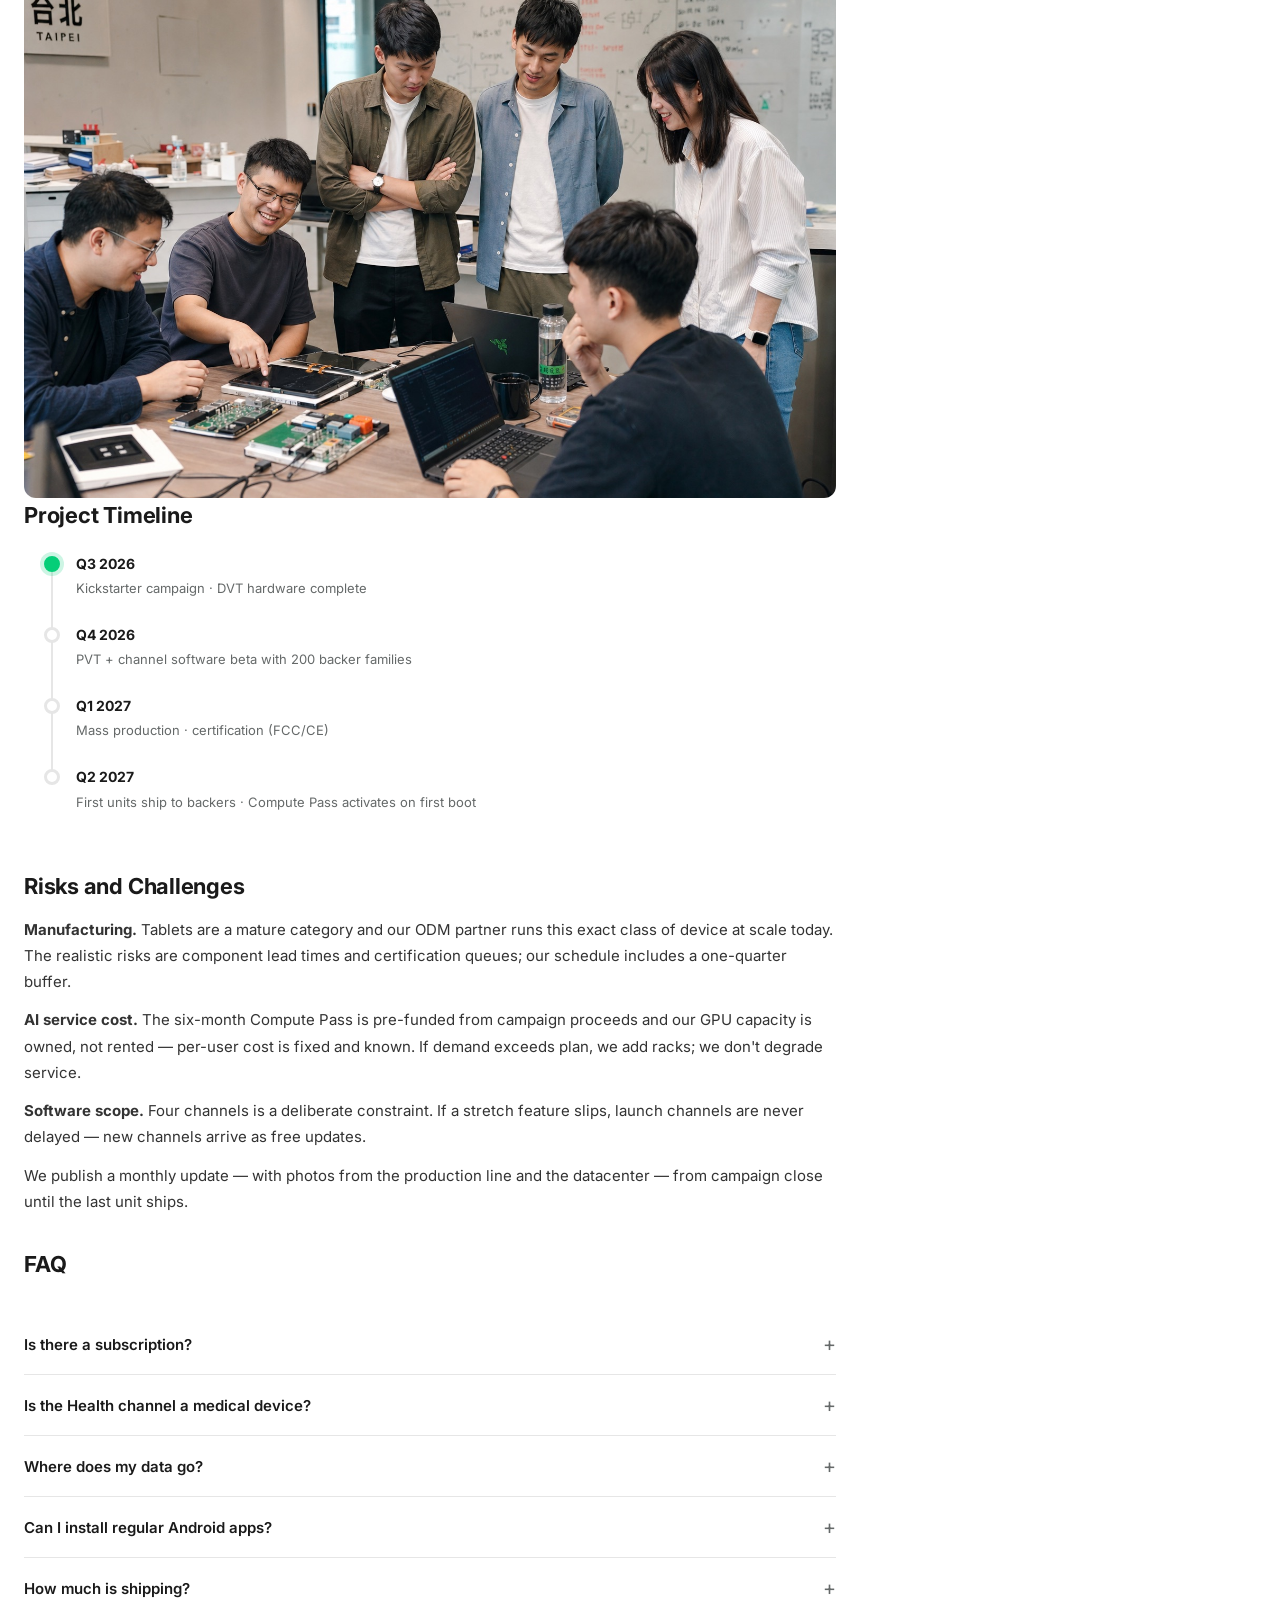
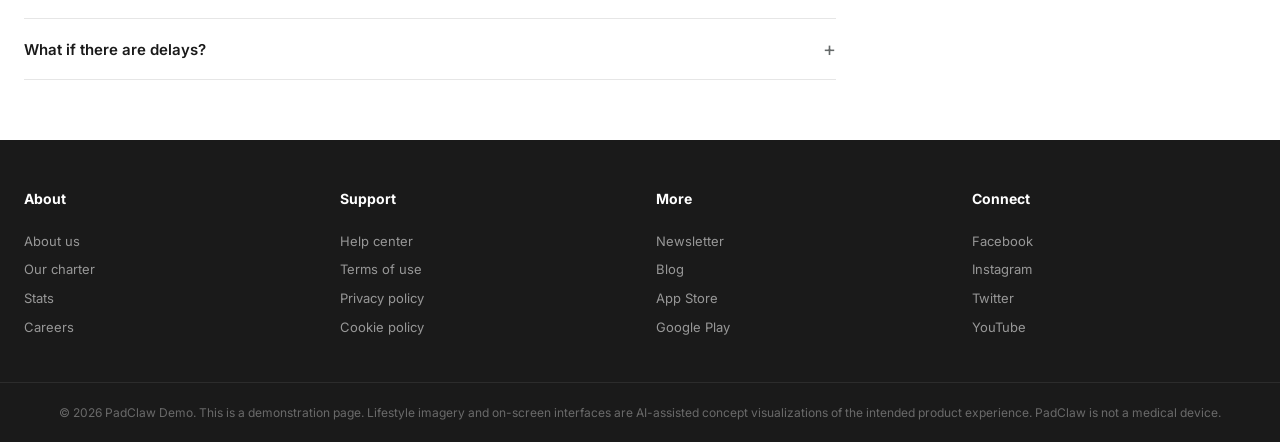
<file: kickstarter-us-b.html>
<!DOCTYPE html>
<html lang="en">
<head>
  <meta charset="UTF-8">
  <meta name="viewport" content="width=device-width, initial-scale=1.0">
  <title>PadClaw — The Calm Screen. Mornings Without the Doomscroll. | Kickstarter</title>
  <meta name="description" content="PadClaw is a 10-inch AI screen with no feed, no ads, and no notifications begging for your attention. Four calm channels — Health, Horoscope, Weather, Learning — and six months of dedicated GPU compute included.">
  <meta property="og:type" content="website">
  <meta property="og:title" content="PadClaw — The Calm Screen. Mornings Without the Doomscroll.">
  <meta property="og:description" content="No feed. No ads. No red badges. Four calm AI channels and six months of compute included, from $299.">
  <meta property="og:image" content="web-b-hero.jpg">
  <meta name="twitter:card" content="summary_large_image">
  <link rel="preconnect" href="https://fonts.googleapis.com">
  <link rel="preconnect" href="https://fonts.gstatic.com" crossorigin>
  <link href="https://fonts.googleapis.com/css2?family=Inter:wght@400;500;600;700;800&display=swap" rel="stylesheet">
  <link rel="stylesheet" href="style.css">
  <style>
    .channel-strip{display:grid;grid-template-columns:repeat(4,1fr);gap:14px;margin:28px 0 8px}
    .channel-tile{position:relative;border-radius:14px;overflow:hidden;background:#12151c;color:#fff;padding:22px 18px 18px;min-height:150px;display:flex;flex-direction:column;justify-content:flex-end;border:1px solid rgba(255,255,255,.06)}
    .channel-tile .ch-kicker{font-size:11px;letter-spacing:.12em;text-transform:uppercase;color:#05CE78;font-weight:700;margin-bottom:6px}
    .channel-tile h4{font-size:17px;font-weight:700;margin-bottom:4px}
    .channel-tile p{font-size:12.5px;color:rgba(255,255,255,.65);line-height:1.5;margin:0}
    .channel-tile::before{content:"";position:absolute;inset:0;background:radial-gradient(120% 90% at 85% 0%,rgba(5,206,120,.22),transparent 55%);pointer-events:none}
    @media(max-width:760px){.channel-strip{grid-template-columns:repeat(2,1fr)}}

    .compute-banner{background:linear-gradient(135deg,#0c0f14,#131a24);border:1px solid rgba(5,206,120,.25);border-radius:var(--ks-radius-lg);padding:40px 36px;color:#fff;margin:40px 0}
    .compute-banner h3{font-size:26px;font-weight:800;margin-bottom:10px}
    .compute-banner h3 span{color:#05CE78}
    .compute-banner>p{color:rgba(255,255,255,.7);font-size:15px;line-height:1.7;max-width:720px}
    .compute-points{display:grid;grid-template-columns:repeat(3,1fr);gap:18px;margin-top:26px}
    .compute-point{background:rgba(255,255,255,.04);border:1px solid rgba(255,255,255,.08);border-radius:12px;padding:18px}
    .compute-point strong{display:block;font-size:15px;margin-bottom:6px;color:#fff}
    .compute-point span{font-size:13px;color:rgba(255,255,255,.6);line-height:1.55;display:block}
    .compute-point .cp-num{font-size:26px;font-weight:800;color:#05CE78;display:block;margin-bottom:4px}
    @media(max-width:760px){.compute-points{grid-template-columns:1fr}}

    .calm-rules{display:grid;grid-template-columns:repeat(3,1fr);gap:16px;margin:24px 0}
    .calm-rule{border:1px solid var(--ks-border);border-radius:var(--ks-radius-lg);padding:22px;background:var(--ks-bg)}
    .calm-rule .cr-no{font-size:22px;display:block;margin-bottom:10px}
    .calm-rule strong{display:block;font-size:15px;margin-bottom:6px}
    .calm-rule p{font-size:13.5px;color:var(--ks-text-secondary);line-height:1.6;margin:0}
    @media(max-width:760px){.calm-rules{grid-template-columns:1fr}}

    .disclosure-box{border:1px solid var(--ks-border);background:var(--ks-bg-light);border-radius:var(--ks-radius-lg);padding:18px 22px;margin:20px 0;font-size:13px;color:var(--ks-text-secondary);line-height:1.7}
    .disclosure-box strong{color:var(--ks-text)}
    .faq-item.open .faq-a{max-height:600px}
    .img-caption{font-size:12.5px;color:var(--ks-text-secondary);text-align:center;margin:10px 0 0}
  </style>
</head>
<body>

  <!-- ===== PROPOSAL NAV ===== -->
  <div class="proposal-nav">
    <div class="pnav-inner">
      <span class="pnav-label">PadClaw 提案文件 · US Campaign</span>
      <nav class="pnav-links">
        <a href="kickstarter-us.html" class="pnav-link">版本 A · Channels</a>
        <a href="kickstarter-us-b.html" class="pnav-link pnav-active">版本 B · Calm</a>
        <a href="kickstarter-us-c.html" class="pnav-link">版本 C · Peace of Mind</a>
        <a href="app-screens.html" class="pnav-link">APP 介面</a>
        <a href="hero-options.html" class="pnav-link">封面候選</a>
      </nav>
    </div>
  </div>

  <!-- ===== TOP NAV ===== -->
  <nav class="top-nav">
    <div class="nav-inner">
      <div class="nav-left">
        <a href="#" class="nav-logo">
          <svg width="28" height="28" viewBox="0 0 28 28" fill="none"><circle cx="14" cy="14" r="14" fill="#05CE78"/><text x="7" y="19" font-size="14" fill="#fff" font-weight="700">K</text></svg>
        </a>
        <a href="#" class="nav-link">Explore</a>
        <a href="#" class="nav-link">Start a project</a>
      </div>
      <div class="nav-right">
        <div class="nav-search">
          <svg width="16" height="16" viewBox="0 0 24 24" fill="none" stroke="currentColor" stroke-width="2"><circle cx="11" cy="11" r="8"/><line x1="21" y1="21" x2="16.65" y2="16.65"/></svg>
          <input type="text" placeholder="Search projects">
        </div>
        <a href="#" class="nav-link hide-mobile">Log in</a>
      </div>
    </div>
  </nav>

  <div class="breadcrumb-bar">
    <div class="breadcrumb-inner">
      <a href="#">Technology</a><span class="sep">›</span><a href="#">Hardware</a>
    </div>
  </div>

  <main class="project-wrap">
    <div class="project-header">
      <h1>PadClaw — The Calm Screen. No Feed. No Ads. No Doomscroll.</h1>
      <p class="project-subtitle">Every screen you own is engineered to keep you staring at it. We built the opposite: a 10-inch AI screen that answers, reminds, briefs — and then lets you go. Six months of dedicated GPU compute included.</p>
    </div>

    <div class="project-content">
      <div class="project-left">

        <div class="media-hero">
          <img src="web-b-hero.jpg" fetchpriority="high" alt="PadClaw at dawn showing a single calm morning briefing" style="width:100%;border-radius:var(--ks-radius-lg);display:block;">
        </div>

        <div class="trust-badges-row">
          <div class="trust-badge">Zero Ads, Zero Feed — By Design</div>
          <div class="trust-badge">6 Months of AI Compute Included</div>
          <div class="trust-badge">No Subscription to Start</div>
          <div class="trust-badge">Ships Worldwide</div>
        </div>

        <div class="creator-row">
          <div class="creator-avatar">PC</div>
          <div class="creator-info">
            <span class="creator-label">By</span>
            <a href="#" class="creator-name">PadClaw Team</a>
          </div>
          <div class="creator-badges">
            <span class="badge">First created</span>
            <span class="badge location-badge">
              <svg width="12" height="12" viewBox="0 0 24 24" fill="none" stroke="currentColor" stroke-width="2"><path d="M21 10c0 7-9 13-9 13s-9-6-9-13a9 9 0 0118 0z"/><circle cx="12" cy="10" r="3"/></svg>
              Taipei, Taiwan
            </span>
          </div>
        </div>

        <section class="tab-content active">

          <!-- S1: HOOK -->
          <div class="story-section">
            <h2>You checked the weather. That was 25 minutes ago.</h2>
            <p>You know how it goes. You pick up your phone for one thing — the forecast, a reminder, a quick question — and the feed catches you. Twenty-five minutes later you're annoyed, behind schedule, and somehow anxious about something a stranger posted.</p>
            <p><strong>It's not a willpower problem. Your phone is a slot machine that happens to make calls.</strong></p>
            <p>PadClaw is a different kind of screen — one with nothing to scroll. You ask, it answers. It reminds you, then goes quiet. It briefs you in ten seconds and hands your morning back.</p>
            <p>We call it the Calm Screen. Here's what that means in practice:</p>
          </div>

          <div class="calm-rules">
            <div class="calm-rule">
              <span class="cr-no">🚫</span>
              <strong>No infinite feed</strong>
              <p>There is nothing to scroll on PadClaw. Not a timeline, not a "For You" page, not recommended videos. Structurally impossible to doomscroll.</p>
            </div>
            <div class="calm-rule">
              <span class="cr-no">🔕</span>
              <strong>No red badges</strong>
              <p>PadClaw never begs for attention. No notification counters, no streaks, no guilt mechanics. It speaks when something matters, once.</p>
            </div>
            <div class="calm-rule">
              <span class="cr-no">🙅</span>
              <strong>No ads, ever</strong>
              <p>We sell a device, not your attention. There is no advertising system to feed, so nothing on screen is trying to manipulate you.</p>
            </div>
          </div>

          <div class="image-actual">
            <img loading="lazy" src="web-b-contrast.jpg" alt="A phone overflowing with notifications next to PadClaw showing one calm card" style="width:100%;border-radius:var(--ks-radius-lg);display:block;">
          </div>
          <p class="img-caption">Concept visualization — the design philosophy in one frame.</p>

          <!-- Compliance disclosure -->
          <div class="disclosure-box">
            <strong>About this page:</strong> PadClaw is at the working-prototype stage (engineering validation complete, design validation underway). Product and lifestyle images on this page are AI-assisted concept visualizations of the intended experience, and screens shown represent planned software. Our campaign video demonstrates the current physical prototype.
          </div>

          <!-- S2: WHAT IT DOES -->
          <div class="story-section">
            <h2>Four Channels. Ten Calm Seconds Each.</h2>
            <p>PadClaw boots into a launcher as simple as a TV home screen — four channels, each built for a daily ritual, each designed to be <em>finished quickly</em>. That's the whole point: it gives you what you need and lets you put it down.</p>
          </div>

          <div class="channel-strip">
            <div class="channel-tile">
              <div class="ch-kicker">Channel 01</div>
              <h4>Health</h4>
              <p>Gentle reminders for medications, water, movement. Large text, zero nagging.</p>
            </div>
            <div class="channel-tile">
              <div class="ch-kicker">Channel 02</div>
              <h4>Horoscope</h4>
              <p>A considered daily reading from your real birth chart — a two-minute morning ritual.</p>
            </div>
            <div class="channel-tile">
              <div class="ch-kicker">Channel 03</div>
              <h4>Weather</h4>
              <p>A decision, not a data dump: what to wear, when to leave, umbrella or not.</p>
            </div>
            <div class="channel-tile">
              <div class="ch-kicker">Channel 04</div>
              <h4>Learning</h4>
              <p>Ten focused minutes of language practice or homework help. Then it says goodbye.</p>
            </div>
          </div>

          <div class="image-actual" style="margin-top:24px;">
            <img loading="lazy" src="web-us-launcher.jpg" alt="The PadClaw channel launcher" style="width:100%;border-radius:var(--ks-radius-lg);display:block;">
          </div>
          <p class="img-caption">Planned launcher interface (software in development).</p>

          <!-- S3: A DAY -->
          <div class="story-section" style="margin-top:48px;">
            <h2>A Day With a Screen That Respects You</h2>
            <p><strong>7:02 AM.</strong> You walk past it. "Rain at 8 — umbrella. Bus leaves 8:05." Ten seconds. You didn't unlock anything, and nothing tried to show you a video.</p>
            <p><strong>3:40 PM.</strong> Your kid gets ten minutes of math practice at the dining table — on the family's screen, not alone in a bedroom with an algorithm.</p>
            <p><strong>9:50 PM.</strong> It dims to a whisper, shows tomorrow in one card, sets your alarm, and goes dark. The last screen of your day, and it's the quietest thing in the room.</p>
          </div>

          <div class="image-actual">
            <img loading="lazy" src="web-b-ritual.jpg" alt="A quiet morning — she has her tea, PadClaw has the details" style="width:100%;border-radius:var(--ks-radius-lg);display:block;">
          </div>
          <p class="img-caption">Concept visualization — mornings where the screen waits for you, not the other way around.</p>

          <div class="image-actual">
            <img loading="lazy" src="web-us-evening.jpg" alt="Night mode — tomorrow's briefing at a whisper" style="width:100%;border-radius:var(--ks-radius-lg);display:block;">
          </div>

          <!-- S4: WHY THIS IS HARD -->
          <div class="story-section" style="margin-top:48px;">
            <h2>Why Hasn't Anyone Built This?</h2>
            <p>Because calm doesn't monetize. Every major screen in your life is funded by ads or engagement, which means every design decision bends toward <em>more of your time</em>.</p>
            <ul class="feature-list">
              <li><strong>Smart displays</strong> are storefronts — built by companies that profit when you shop, stream, and stay.</li>
              <li><strong>Phones and tablets</strong> are app stages — and every app on stage is fighting for your attention.</li>
              <li><strong>AI chatbots</strong> bill by engagement too — the longer you chat, the better their numbers look.</li>
            </ul>
            <p style="margin-top:20px;"><strong>Our business model is the product itself.</strong> You buy the device with compute included. We have no ads to serve, no feed to grow, no engagement graph to climb. Calm isn't a feature we added — it's the only thing our incentives allow us to build.</p>
          </div>

          <!-- S5: COMPUTE -->
          <div class="compute-banner">
            <h3>Six Months of Serious AI Compute. <span>Included in the Box.</span></h3>
            <p>Good AI costs real money to run. Others hide that cost in a subscription you discover on day 31. We built our own GPU infrastructure and priced it in, upfront — so the calm never gets interrupted by a paywall.</p>
            <div class="compute-points">
              <div class="compute-point">
                <span class="cp-num">6 mo</span>
                <strong>Compute Pass included</strong>
                <span>Every channel at full power, unlimited daily use, no meter anxiety, no surprise bill.</span>
              </div>
              <div class="compute-point">
                <span class="cp-num">NVIDIA-class</span>
                <strong>Our own GPU racks</strong>
                <span>Dedicated data-center-grade GPU infrastructure we operate ourselves — not rented from an ad-funded cloud.</span>
              </div>
              <div class="compute-point">
                <span class="cp-num">Taiwan</span>
                <strong>Built where hardware lives</strong>
                <span>Our racks sit at the heart of the world's semiconductor supply chain, minutes from our engineering team.</span>
              </div>
            </div>
          </div>

          <div class="story-section">
            <h2>After Six Months, You Choose</h2>
            <ul class="feature-list">
              <li><strong>Keep full power:</strong> a flat $7.99/month backer rate, locked as long as you keep the plan. Cancel anytime.</li>
              <li><strong>Or pay nothing:</strong> reminders, weather, timers, and offline features keep working free, forever, on-device.</li>
              <li><strong>Never bricked.</strong> Underneath it's a full Android 14 tablet. Even with zero plan, it's still a great tablet.</li>
            </ul>
          </div>

          <!-- S5b: SECURITY -->
          <div class="story-section" style="margin-top:48px;">
            <h2>Calm Includes Safe</h2>
            <p>A screen can't be calm if you're quietly worried about it. So we built PadClaw with custody-grade habits:</p>
            <ul class="feature-list">
              <li><strong>The brain never sees your keys.</strong> AI models receive the task ("order the groceries") — your passwords, logins, and files stay sealed in the tablet's secure element, and the agent acts locally. The AI knows <em>what</em> to do; it never sees your accounts.</li>
              <li><strong>One privacy switch, on by default:</strong> "Sensitive tasks only use PadClaw AI" — anything touching private files or accounts runs on our own racks in Taiwan; when the router is unsure, it stays home.</li>
              <li><strong>Every outside action asks first</strong> — a plain-language approve/deny card naming the model and the destination — and everything lands in a human-readable log with one-tap undo and restore points.</li>
              <li><strong>A locked-down device is a smaller target.</strong> No sideloading, one signed update channel, read-only system partition. Quieter for your attention, and for your attack surface.</li>
            </ul>
          </div>

          <!-- S6: HARDWARE -->
          <div class="story-section" style="margin-top:48px;">
            <h2>The Hardware</h2>
            <p style="color:var(--ks-text-secondary);margin-bottom:20px;">A 10.1" IPS display, a microphone tuned for across-the-room voice, speakers tuned for speech — and a fabric-and-aluminum stand that looks at home next to your good ceramics.</p>
            <table class="spec-table">
              <tbody>
                <tr><td>Display</td><td>10.1" IPS touchscreen, 1280×800, multi-touch (G+G glass)</td></tr>
                <tr><td>Processor</td><td>Allwinner A537 octa-core (2× Cortex-A73 + 6× A53, up to 2.0 GHz)</td></tr>
                <tr><td>Memory</td><td>4 GB RAM (channels run in our GPU cloud — the tablet stays light)</td></tr>
                <tr><td>Storage</td><td>64 GB (microSD expandable up to 1 TB)</td></tr>
                <tr><td>OS</td><td>Android 16 + PadClaw Channel Launcher</td></tr>
                <tr><td>AI</td><td>Hybrid: on-device routines + dedicated NVIDIA-class GPU cloud (Taiwan)</td></tr>
                <tr><td>Connectivity</td><td>Wi-Fi (802.11 b/g/n) / Bluetooth / USB-C / 3.5 mm jack</td></tr>
                <tr><td>Battery</td><td>5,000 mAh</td></tr>
                <tr><td>Audio</td><td>Dual 1 W speakers + built-in voice microphone</td></tr>
                <tr><td>Cameras</td><td>5 MP front / 8 MP rear</td></tr>
                <tr><td>Size</td><td>244.6 × 160.4 × 9.2 mm</td></tr>
                <tr><td>In the box</td><td>PadClaw, desktop stand, USB-C cable, quick card (one sentence long)</td></tr>
              </tbody>
            </table>
          </div>

          <div class="image-actual">
            <img loading="lazy" src="web-us-unbox.jpg" alt="What's in the box" style="width:100%;border-radius:var(--ks-radius-lg);display:block;">
          </div>
          <p class="img-caption">Packaging concept visualization. The manual really is one sentence long.</p>

          <!-- S7: TEAM -->
          <div class="story-section" style="margin-top:48px;">
            <h2>Built by Hardware People, Not Growth Hackers</h2>
            <ul class="feature-list">
              <li><strong>12 engineers in Taipei</strong> with ASUS, HTC, and MediaTek pedigrees — 60+ years of shipped consumer electronics between us.</li>
              <li><strong>Working prototypes exist today.</strong> Engineering validation is complete; design validation is underway. Watch one boot in our campaign video.</li>
              <li><strong>Tier-1 manufacturing partner</strong> that builds tablets for three of the world's ten biggest electronics brands. Four years of working relationship.</li>
              <li><strong>The GPU racks are live now</strong> — they run the software demos in our video.</li>
              <li><strong>Frank Fu, Tech Lead</strong> — CTO of AegisCustody (hardware-based, semi-online crypto custody) and former senior manager at QCT, a Quanta Computer company, where he helped deliver Taiwania 2 — Taiwan's first GPU-based supercomputer. Sealed keys and national-scale GPU clusters: the two halves of PadClaw.</li>
              <li><strong>Wei-Che Lei, Senior Architect</strong> — owned and built every front-end computing module of the AegisCustody system; the reason our security reads like plain English instead of a firewall log.</li>
            </ul>
          </div>

          <div class="image-actual">
            <img loading="lazy" src="web-img-team-01.jpg" alt="The PadClaw team in Taipei" style="width:100%;border-radius:var(--ks-radius-lg);display:block;">
          </div>

          <!-- S8: TIMELINE -->
          <div class="story-section">
            <h2>Project Timeline</h2>
            <div class="timeline">
              <div class="timeline-item"><div class="timeline-dot active"></div><div class="timeline-content"><strong>Q3 2026</strong><p>Kickstarter campaign · DVT hardware complete</p></div></div>
              <div class="timeline-item"><div class="timeline-dot"></div><div class="timeline-content"><strong>Q4 2026</strong><p>PVT + channel software beta with 200 backer families</p></div></div>
              <div class="timeline-item"><div class="timeline-dot"></div><div class="timeline-content"><strong>Q1 2027</strong><p>Mass production · certification (FCC/CE)</p></div></div>
              <div class="timeline-item"><div class="timeline-dot"></div><div class="timeline-content"><strong>Q2 2027</strong><p>First units ship to backers · Compute Pass activates on first boot</p></div></div>
            </div>
          </div>

          <!-- S9: RISKS -->
          <div class="story-section">
            <h2>Risks and Challenges</h2>
            <p><strong>Manufacturing.</strong> Tablets are a mature category and our ODM partner runs this exact class of device at scale today. The realistic risks are component lead times and certification queues; our schedule includes a one-quarter buffer.</p>
            <p><strong>AI service cost.</strong> The six-month Compute Pass is pre-funded from campaign proceeds and our GPU capacity is owned, not rented — per-user cost is fixed and known. If demand exceeds plan, we add racks; we don't degrade service.</p>
            <p><strong>Software scope.</strong> Four channels is a deliberate constraint. If a stretch feature slips, launch channels are never delayed — new channels arrive as free updates.</p>
            <p>We publish a monthly update — with photos from the production line and the datacenter — from campaign close until the last unit ships.</p>
          </div>

          <!-- S10: FAQ -->
          <div class="story-section"><h2>FAQ</h2></div>
          <div class="faq-list">
            <div class="faq-item"><button class="faq-q">Is there a subscription?</button><div class="faq-a"><p>Not to start. Six months of full-power AI compute is included with every device. After that, extend for a flat $7.99/month backer rate, or keep using core features free forever. The device never stops working.</p></div></div>
            <div class="faq-item"><button class="faq-q">Is the Health channel a medical device?</button><div class="faq-a"><p>No. PadClaw provides reminders and general wellness information only. It is not a medical device, does not diagnose or treat any condition, and is not a substitute for professional medical advice or emergency services.</p></div></div>
            <div class="faq-item"><button class="faq-q">Where does my data go?</button><div class="faq-a"><p>Daily routines run on-device. Channel AI runs on GPU infrastructure we own and operate in Taiwan, encrypted in transit and at rest. We sell hardware, not ads — your data is never sold, shared, or used for advertising. One tap deletes everything.</p></div></div>
            <div class="faq-item"><button class="faq-q">Can I install regular Android apps?</button><div class="faq-a"><p>Yes — it's a full Android 14 tablet with Google Play under the launcher. We won't judge. But the home screen will always be the calm one.</p></div></div>
            <div class="faq-item"><button class="faq-q">How much is shipping?</button><div class="faq-a"><p>Shipping is charged separately and calculated by region at checkout — approximately $19 within the continental US, $25 to Canada, and $29–39 for most other regions. Import duties are the backer's responsibility.</p></div></div>
            <div class="faq-item"><button class="faq-q">What if there are delays?</button><div class="faq-a"><p>We publish monthly photo updates from the factory floor and datacenter. If we slip, you'll know why and by how long before you read it anywhere else. The schedule already includes a buffer quarter.</p></div></div>
          </div>

        </section>
      </div>

      <!-- SIDEBAR -->
      <aside class="project-sidebar">
        <div class="funding-stats">
          <div class="stat-block">
            <span class="stat-value">$47,315</span>
            <span class="stat-label">pledged of $100,000 goal — 47%</span>
            <div class="progress-bar"><div class="progress-fill" style="width:47%"></div></div>
          </div>
          <div class="stat-row">
            <div class="stat-block"><span class="stat-value">328</span><span class="stat-label">backers</span></div>
            <div class="stat-block"><span class="stat-value">31</span><span class="stat-label">days to go</span></div>
          </div>
        </div>

        <button class="btn-primary">Back this project</button>
        <button class="btn-secondary">
          <svg width="16" height="16" viewBox="0 0 24 24" fill="none" stroke="currentColor" stroke-width="2"><path d="M19 21l-7-5-7 5V5a2 2 0 012-2h10a2 2 0 012 2z"/></svg>
          <span>Remind me</span>
        </button>

        <div class="reward-tiers">
          <div class="reward-card">
            <div class="reward-header">
              <span class="reward-price">$10</span>
              <span class="reward-shipping">Digital reward</span>
            </div>
            <h4>The Believer</h4>
            <p>Backer-only updates from the factory floor and a vote on which channel we build next.</p>
            <div class="reward-meta"><span>Est. delivery: Oct 2026</span></div>
            <button class="btn-reward">Select this reward</button>
          </div>

          <div class="reward-card featured">
            <div class="reward-badge">Limited — 300</div>
            <div class="reward-header">
              <span class="reward-price">$299</span>
              <span class="reward-discount"><span>Save $200 — 40% off</span> <s class="reward-msrp">$499</s></span>
            </div>
            <h4>Super Early Bird — PadClaw</h4>
            <p>The lowest price a single PadClaw will ever be.</p>
            <div class="reward-includes">
              <div class="reward-include-title">Includes</div>
              <ul>
                <li>PadClaw AI Screen × 1</li>
                <li>Desktop stand + USB-C cable</li>
                <li><strong>6-month Compute Pass</strong> (all channels, full power)</li>
                <li>$7.99/mo backer rate after</li>
              </ul>
            </div>
            <div class="reward-meta">
              <span>Est. delivery: Jun 2027</span>
              <span>Shipping calculated at checkout</span>
              <span>Limited — 89 of 300 remaining</span>
            </div>
            <button class="btn-reward">Select this reward</button>
          </div>

          <div class="reward-card featured">
            <div class="reward-badge">Most popular</div>
            <div class="reward-header">
              <span class="reward-price">$349</span>
              <span class="reward-discount"><span>Save $150 — 30% off</span> <s class="reward-msrp">$499</s></span>
            </div>
            <h4>Early Bird — PadClaw</h4>
            <p>Same everything, slightly less bragging rights.</p>
            <div class="reward-includes">
              <div class="reward-include-title">Includes</div>
              <ul>
                <li>PadClaw AI Screen × 1</li>
                <li>Desktop stand + USB-C cable</li>
                <li><strong>6-month Compute Pass</strong></li>
                <li>$7.99/mo backer rate after</li>
              </ul>
            </div>
            <div class="reward-meta">
              <span>Est. delivery: Jun 2027</span>
              <span>Shipping calculated at checkout</span>
              <span>Limited — 264 of 300 remaining</span>
            </div>
            <button class="btn-reward">Select this reward</button>
          </div>

          <div class="reward-card">
            <div class="reward-header">
              <span class="reward-price">$399</span>
              <span class="reward-discount"><span>Save $100 — 20% off</span> <s class="reward-msrp">$499</s></span>
            </div>
            <h4>Kickstarter Special — PadClaw</h4>
            <p>PadClaw with the 6-month Compute Pass, at the campaign-wide price.</p>
            <div class="reward-meta">
              <span>Est. delivery: Jun 2027</span>
              <span>Shipping calculated at checkout</span>
            </div>
            <button class="btn-reward">Select this reward</button>
          </div>

          <div class="reward-card">
            <div class="reward-header">
              <span class="reward-price">$499</span>
              <span class="reward-discount"><span>Founder Edition</span></span>
            </div>
            <h4>Founder Edition — 12 Months Compute</h4>
            <p>A full year of Compute Pass, laser-engraved founder number (001–300), and priority access to the Channel SDK beta.</p>
            <div class="reward-meta">
              <span>Est. delivery: Jun 2027</span>
              <span>Shipping calculated at checkout</span>
              <span>Limited — 231 of 300 remaining</span>
            </div>
            <button class="btn-reward">Select this reward</button>
          </div>

          <div class="reward-card">
            <div class="reward-header">
              <span class="reward-price">$549</span>
              <span class="reward-discount"><span>Save $449 vs. retail</span></span>
            </div>
            <h4>Duo Pack — Yours &amp; Your Parents'</h4>
            <p>Two PadClaws, two 6-month Compute Passes, linked out of the box.</p>
            <div class="reward-meta">
              <span>Est. delivery: Jun 2027</span>
              <span>Shipping calculated at checkout</span>
            </div>
            <button class="btn-reward">Select this reward</button>
          </div>
        </div>
      </aside>
    </div>
  </main>

  <footer class="site-footer">
    <div class="footer-inner">
      <div class="footer-col"><h5>About</h5><a href="#">About us</a><a href="#">Our charter</a><a href="#">Stats</a><a href="#">Careers</a></div>
      <div class="footer-col"><h5>Support</h5><a href="#">Help center</a><a href="#">Terms of use</a><a href="#">Privacy policy</a><a href="#">Cookie policy</a></div>
      <div class="footer-col"><h5>More</h5><a href="#">Newsletter</a><a href="#">Blog</a><a href="#">App Store</a><a href="#">Google Play</a></div>
      <div class="footer-col"><h5>Connect</h5><a href="#">Facebook</a><a href="#">Instagram</a><a href="#">Twitter</a><a href="#">YouTube</a></div>
    </div>
    <div class="footer-bottom"><p>&copy; 2026 PadClaw Demo. This is a demonstration page. Lifestyle imagery and on-screen interfaces are AI-assisted concept visualizations of the intended product experience. PadClaw is not a medical device.</p></div>
  </footer>

  <script>
    document.querySelectorAll('.faq-q').forEach(function(btn){
      btn.addEventListener('click', function(){ this.parentElement.classList.toggle('open'); });
    });
  </script>
</body>
</html>
</file>
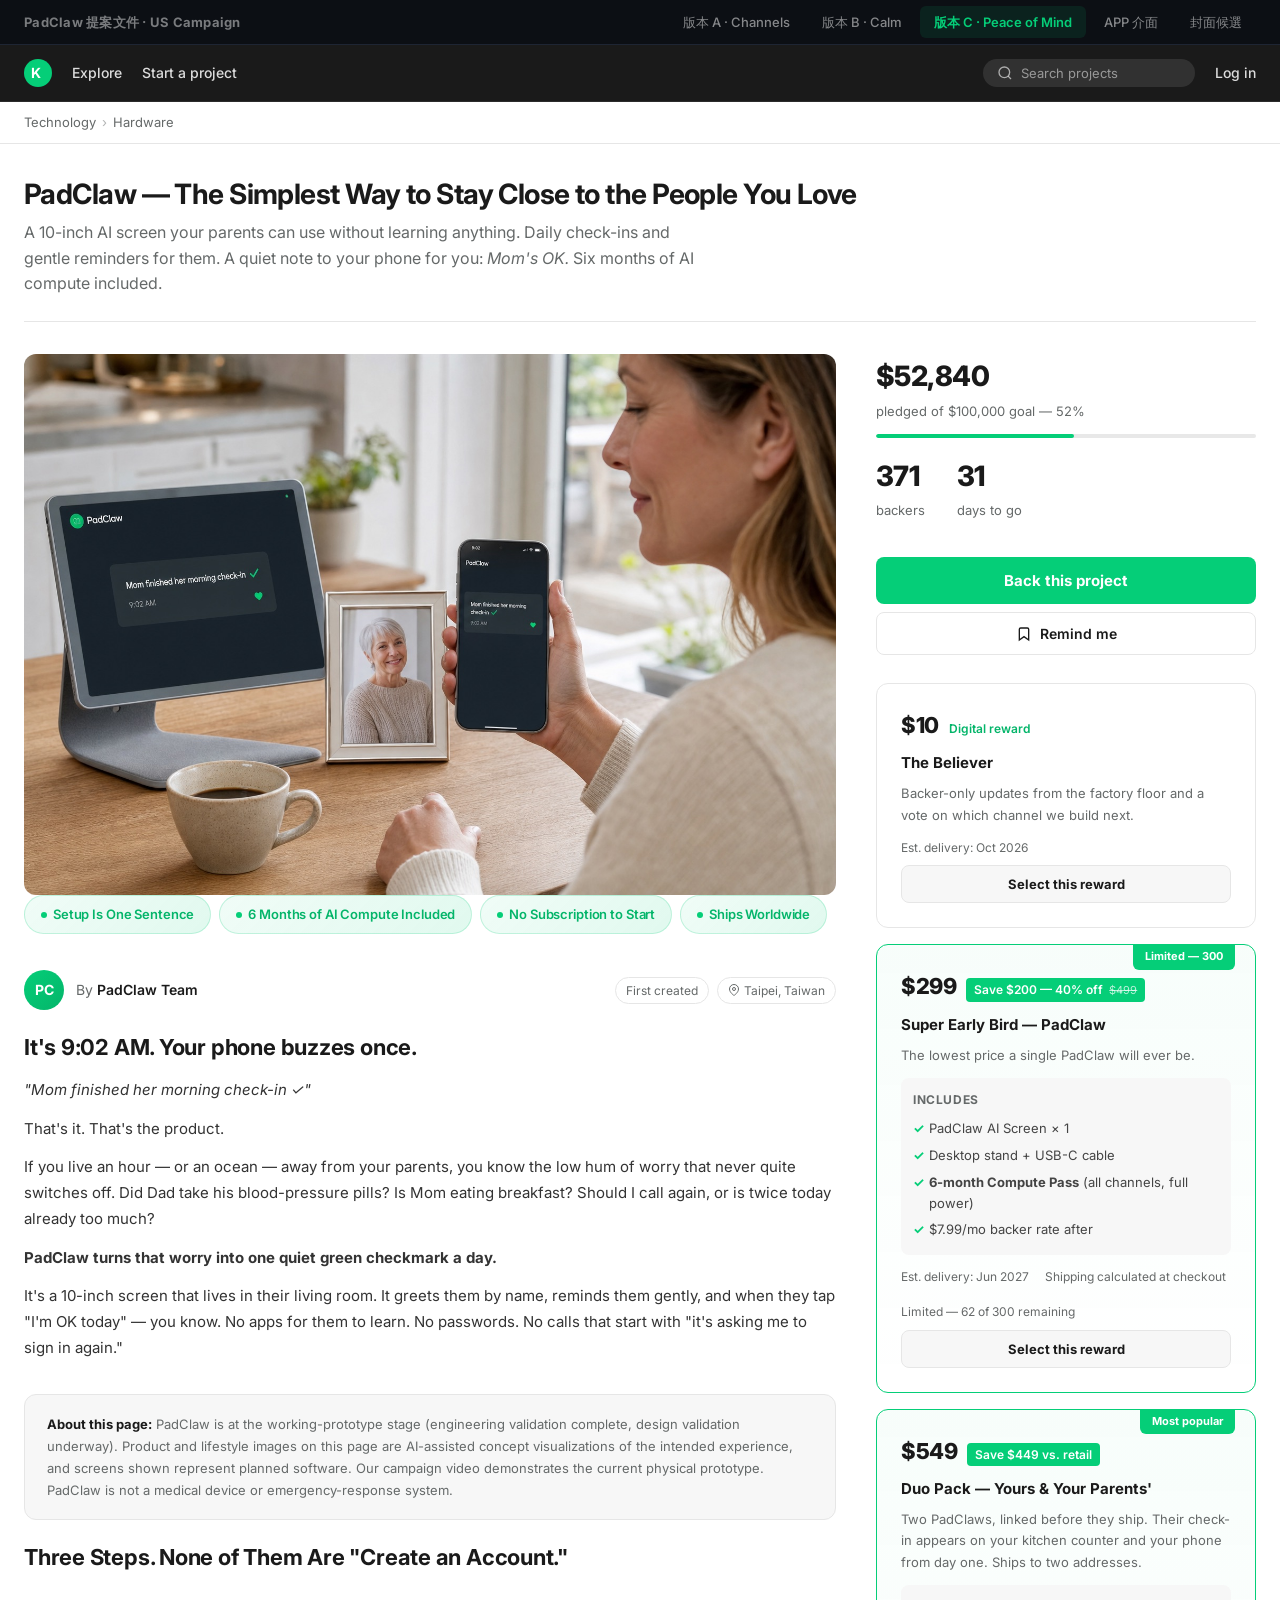
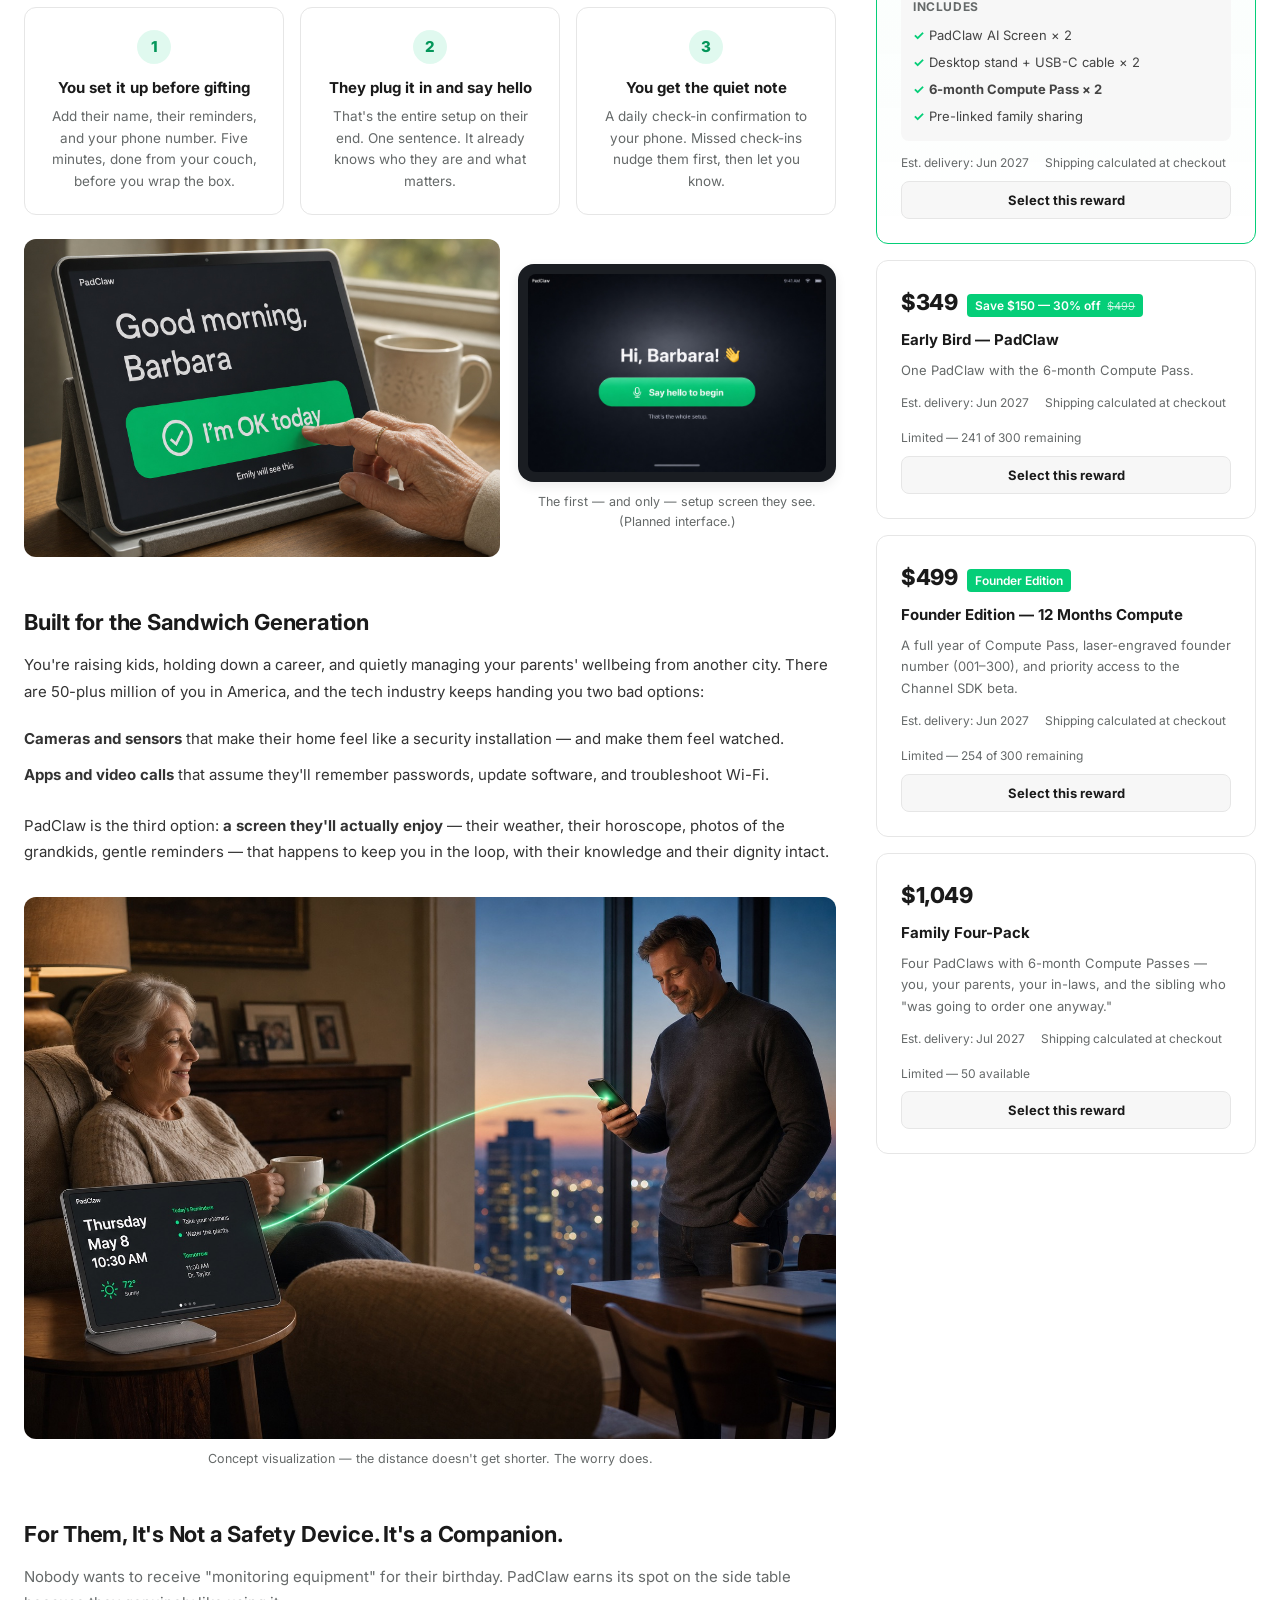
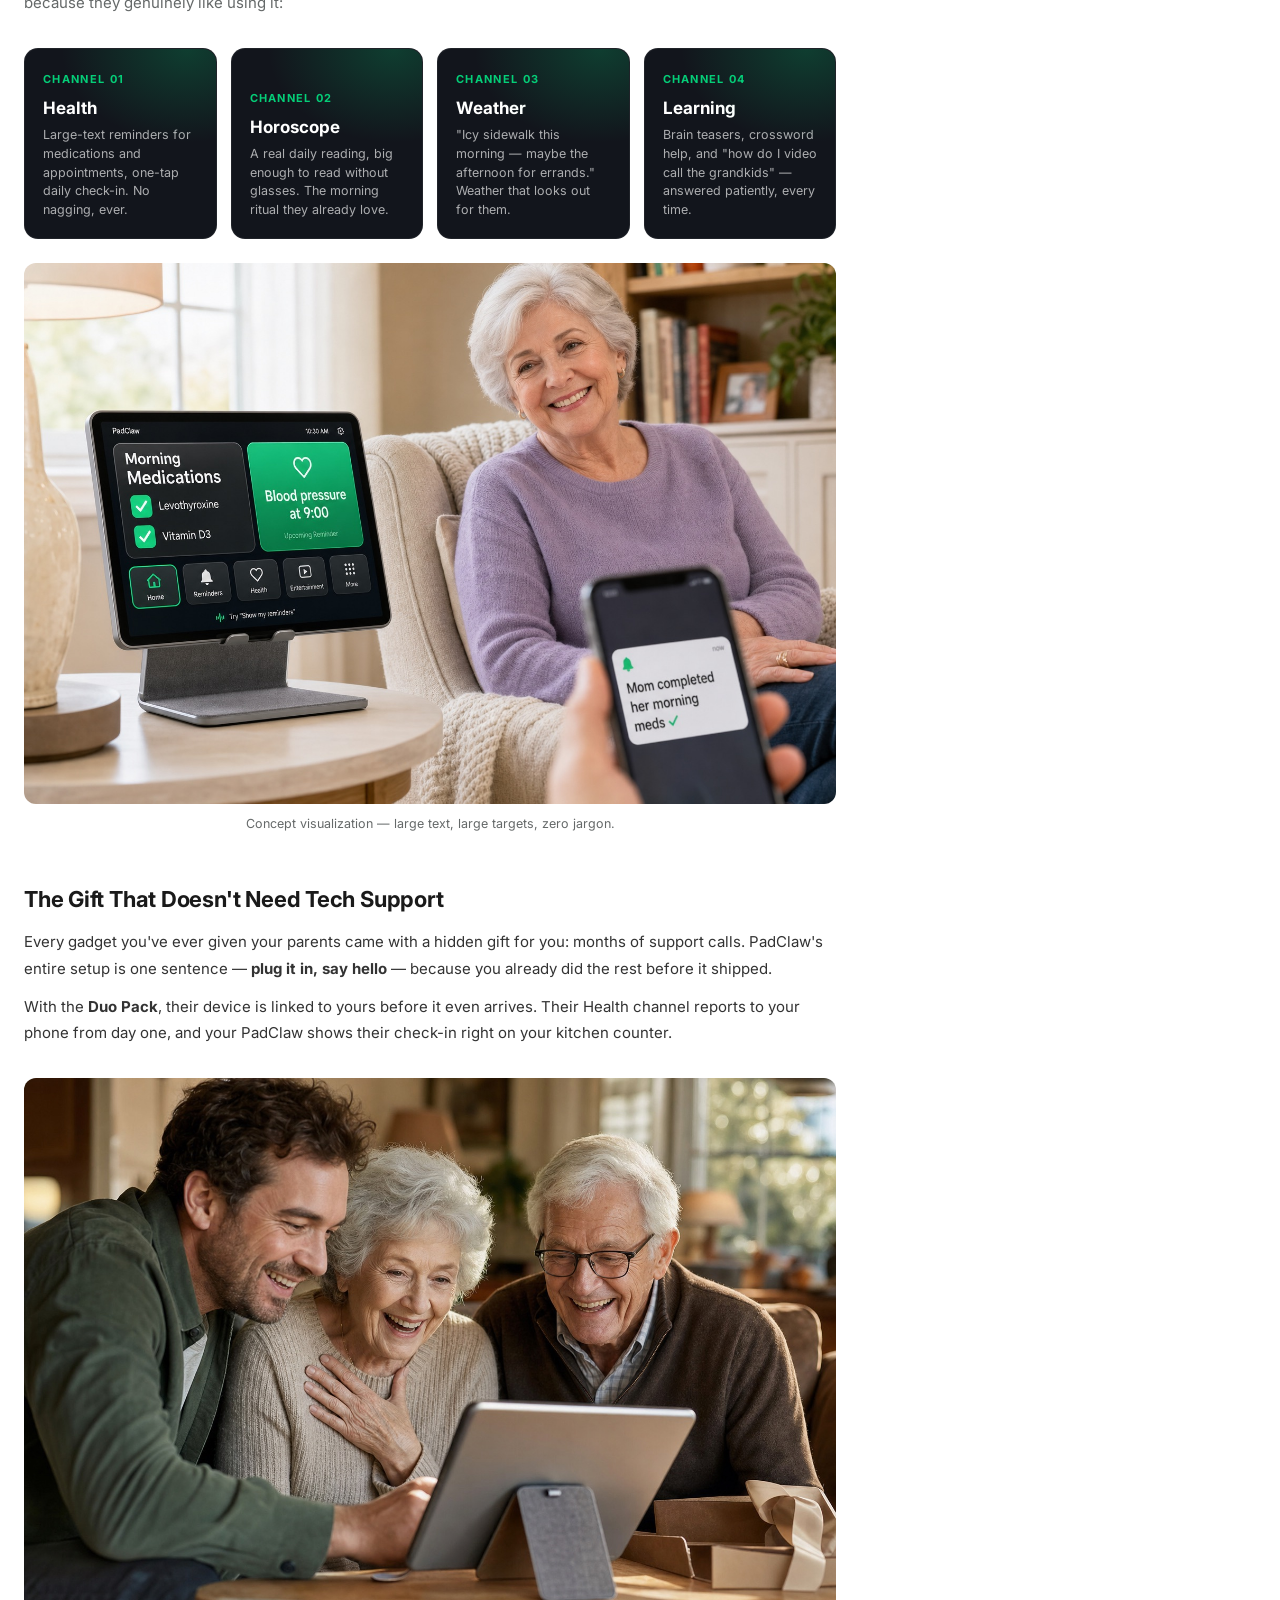
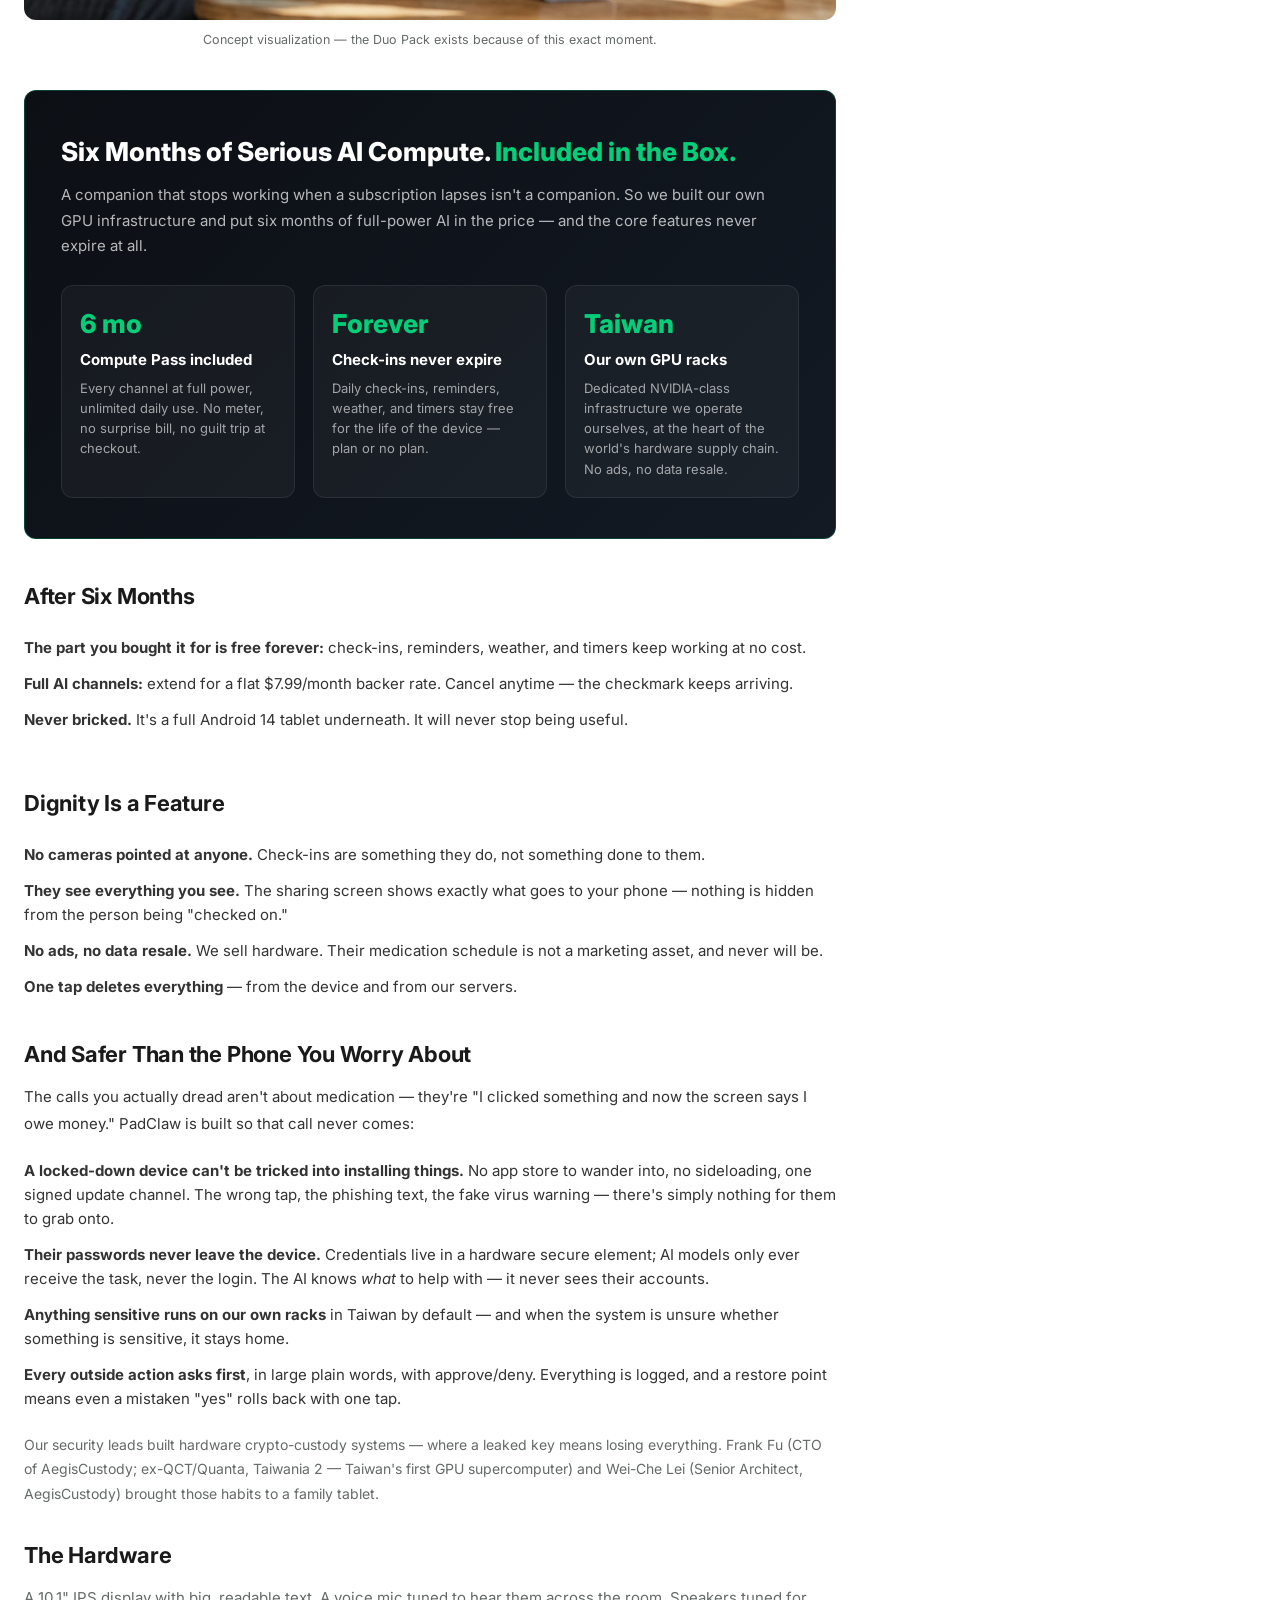
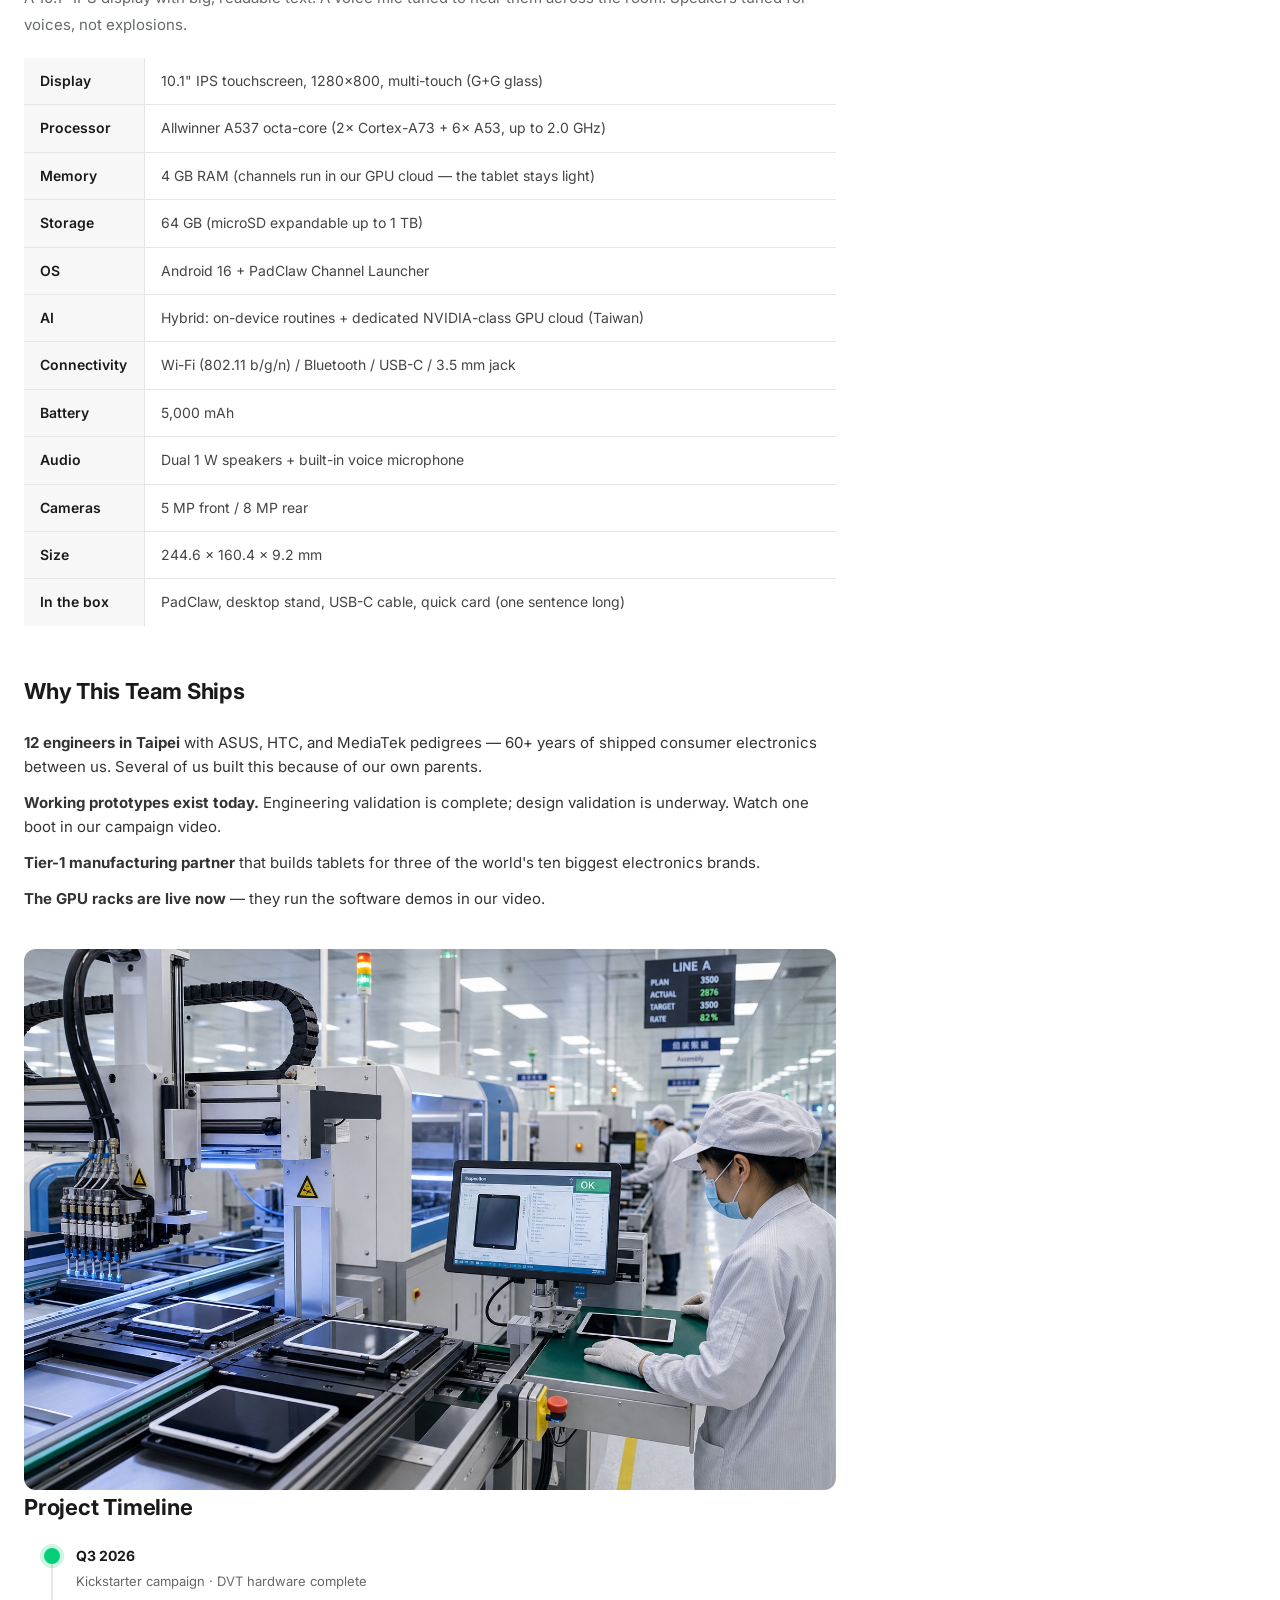
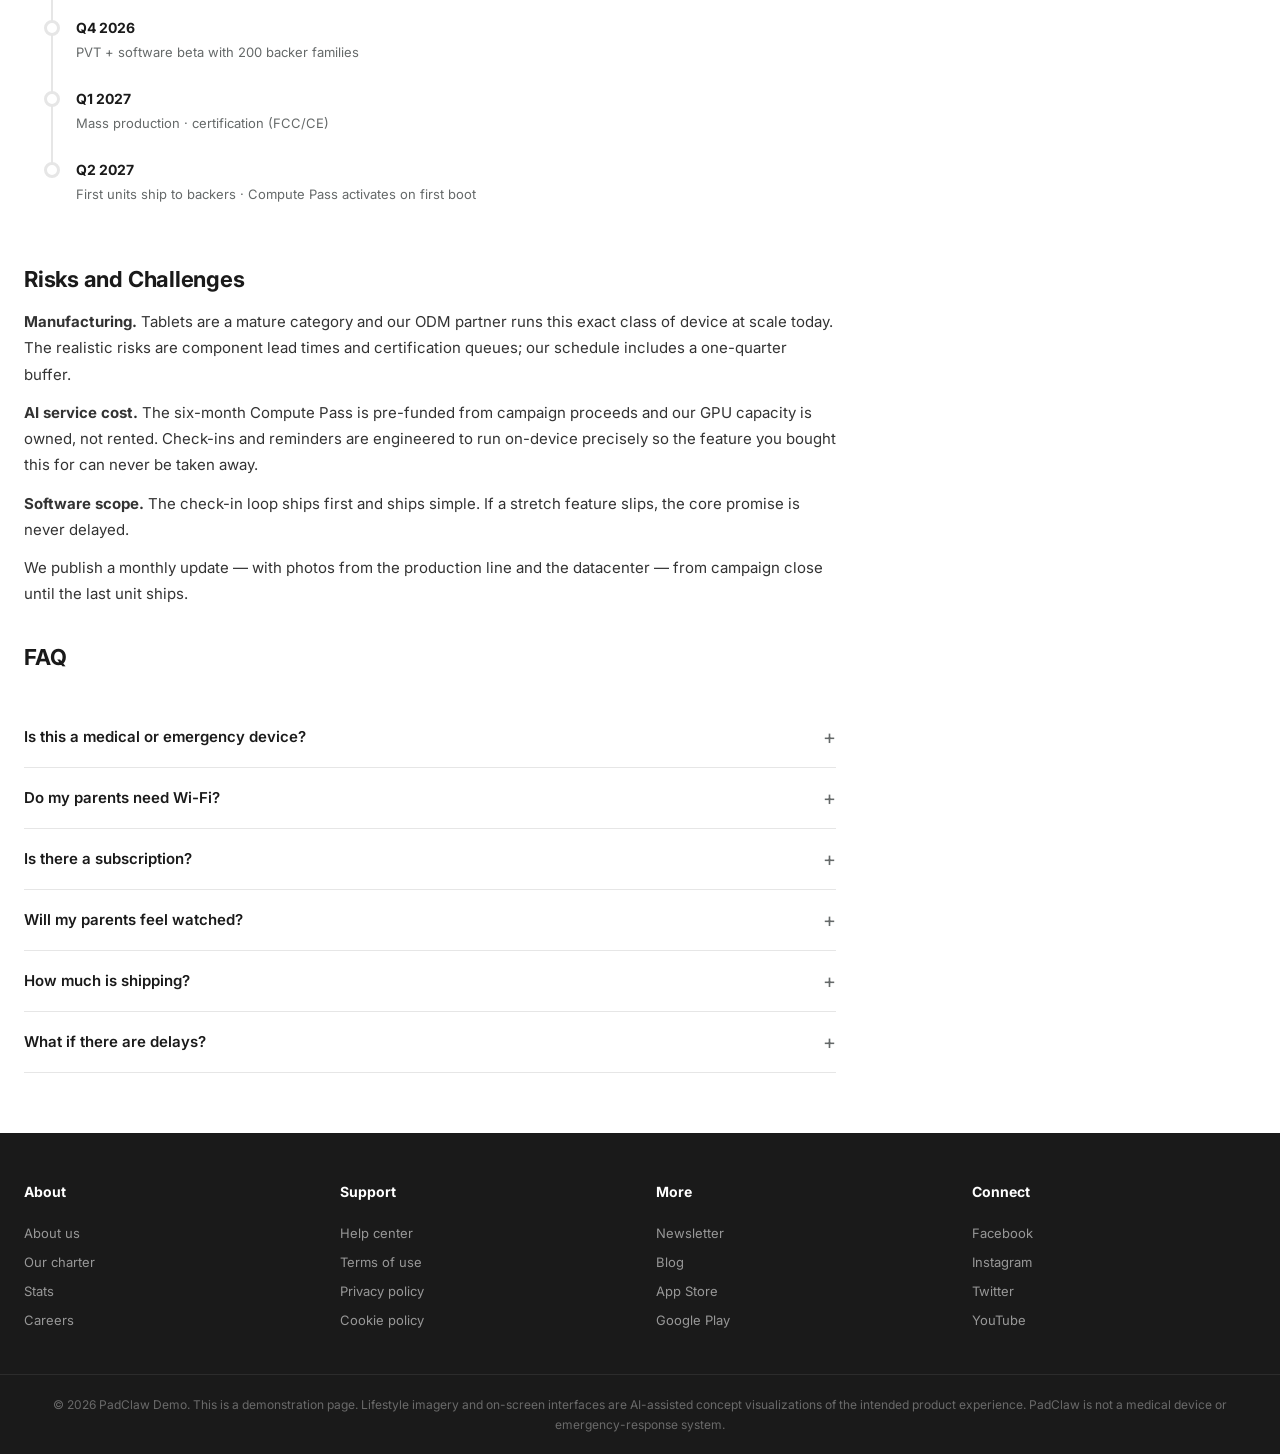
<file: kickstarter-us-c.html>
<!DOCTYPE html>
<html lang="en">
<head>
  <meta charset="UTF-8">
  <meta name="viewport" content="width=device-width, initial-scale=1.0">
  <title>PadClaw — The Simplest Way to Stay Close to the People You Love | Kickstarter</title>
  <meta name="description" content="PadClaw is a 10-inch AI screen your parents can use without learning anything. Daily check-ins, gentle reminders, and a quiet note to your phone: Mom's OK. Six months of AI compute included.">
  <meta property="og:type" content="website">
  <meta property="og:title" content="PadClaw — The Simplest Way to Stay Close to the People You Love">
  <meta property="og:description" content="Setup is one sentence: plug it in, say hello. Daily check-ins for them, peace of mind for you. From $299 with 6 months of compute included.">
  <meta property="og:image" content="web-c-hero.jpg">
  <meta name="twitter:card" content="summary_large_image">
  <link rel="preconnect" href="https://fonts.googleapis.com">
  <link rel="preconnect" href="https://fonts.gstatic.com" crossorigin>
  <link href="https://fonts.googleapis.com/css2?family=Inter:wght@400;500;600;700;800&display=swap" rel="stylesheet">
  <link rel="stylesheet" href="style.css">
  <style>
    .channel-strip{display:grid;grid-template-columns:repeat(4,1fr);gap:14px;margin:28px 0 8px}
    .channel-tile{position:relative;border-radius:14px;overflow:hidden;background:#12151c;color:#fff;padding:22px 18px 18px;min-height:150px;display:flex;flex-direction:column;justify-content:flex-end;border:1px solid rgba(255,255,255,.06)}
    .channel-tile .ch-kicker{font-size:11px;letter-spacing:.12em;text-transform:uppercase;color:#05CE78;font-weight:700;margin-bottom:6px}
    .channel-tile h4{font-size:17px;font-weight:700;margin-bottom:4px}
    .channel-tile p{font-size:12.5px;color:rgba(255,255,255,.65);line-height:1.5;margin:0}
    .channel-tile::before{content:"";position:absolute;inset:0;background:radial-gradient(120% 90% at 85% 0%,rgba(5,206,120,.22),transparent 55%);pointer-events:none}
    @media(max-width:760px){.channel-strip{grid-template-columns:repeat(2,1fr)}}

    .compute-banner{background:linear-gradient(135deg,#0c0f14,#131a24);border:1px solid rgba(5,206,120,.25);border-radius:var(--ks-radius-lg);padding:40px 36px;color:#fff;margin:40px 0}
    .compute-banner h3{font-size:26px;font-weight:800;margin-bottom:10px}
    .compute-banner h3 span{color:#05CE78}
    .compute-banner>p{color:rgba(255,255,255,.7);font-size:15px;line-height:1.7;max-width:720px}
    .compute-points{display:grid;grid-template-columns:repeat(3,1fr);gap:18px;margin-top:26px}
    .compute-point{background:rgba(255,255,255,.04);border:1px solid rgba(255,255,255,.08);border-radius:12px;padding:18px}
    .compute-point strong{display:block;font-size:15px;margin-bottom:6px;color:#fff}
    .compute-point span{font-size:13px;color:rgba(255,255,255,.6);line-height:1.55;display:block}
    .compute-point .cp-num{font-size:26px;font-weight:800;color:#05CE78;display:block;margin-bottom:4px}
    @media(max-width:760px){.compute-points{grid-template-columns:1fr}}

    .photo-ui-pair{display:grid;grid-template-columns:1.5fr 1fr;gap:18px;align-items:center;margin:24px 0}
    .photo-ui-pair .pu-photo img{width:100%;border-radius:var(--ks-radius-lg);display:block}
    .pu-screen{display:flex;flex-direction:column;gap:10px}
    .pu-frame{background:#1a1d22;border-radius:16px;padding:10px;box-shadow:var(--shadow-md)}
    .pu-frame img{width:100%;border-radius:8px;display:block}
    .pu-caption{font-size:12.5px;color:var(--ks-text-secondary);text-align:center}
    @media(max-width:760px){.photo-ui-pair{grid-template-columns:1fr}}

    .steps-row{display:grid;grid-template-columns:repeat(3,1fr);gap:16px;margin:24px 0}
    .step-card{border:1px solid var(--ks-border);border-radius:var(--ks-radius-lg);padding:22px;background:var(--ks-bg);text-align:center}
    .step-card .st-num{display:inline-flex;align-items:center;justify-content:center;width:34px;height:34px;border-radius:50%;background:rgba(5,206,120,.12);color:#04965a;font-weight:800;font-size:15px;margin-bottom:12px}
    .step-card strong{display:block;font-size:15px;margin-bottom:6px}
    .step-card p{font-size:13.5px;color:var(--ks-text-secondary);line-height:1.6;margin:0}
    @media(max-width:760px){.steps-row{grid-template-columns:1fr}}

    .disclosure-box{border:1px solid var(--ks-border);background:var(--ks-bg-light);border-radius:var(--ks-radius-lg);padding:18px 22px;margin:20px 0;font-size:13px;color:var(--ks-text-secondary);line-height:1.7}
    .disclosure-box strong{color:var(--ks-text)}
    .faq-item.open .faq-a{max-height:600px}
    .img-caption{font-size:12.5px;color:var(--ks-text-secondary);text-align:center;margin:10px 0 0}
  </style>
</head>
<body>

  <!-- ===== PROPOSAL NAV ===== -->
  <div class="proposal-nav">
    <div class="pnav-inner">
      <span class="pnav-label">PadClaw 提案文件 · US Campaign</span>
      <nav class="pnav-links">
        <a href="kickstarter-us.html" class="pnav-link">版本 A · Channels</a>
        <a href="kickstarter-us-b.html" class="pnav-link">版本 B · Calm</a>
        <a href="kickstarter-us-c.html" class="pnav-link pnav-active">版本 C · Peace of Mind</a>
        <a href="app-screens.html" class="pnav-link">APP 介面</a>
        <a href="hero-options.html" class="pnav-link">封面候選</a>
      </nav>
    </div>
  </div>

  <!-- ===== TOP NAV ===== -->
  <nav class="top-nav">
    <div class="nav-inner">
      <div class="nav-left">
        <a href="#" class="nav-logo">
          <svg width="28" height="28" viewBox="0 0 28 28" fill="none"><circle cx="14" cy="14" r="14" fill="#05CE78"/><text x="7" y="19" font-size="14" fill="#fff" font-weight="700">K</text></svg>
        </a>
        <a href="#" class="nav-link">Explore</a>
        <a href="#" class="nav-link">Start a project</a>
      </div>
      <div class="nav-right">
        <div class="nav-search">
          <svg width="16" height="16" viewBox="0 0 24 24" fill="none" stroke="currentColor" stroke-width="2"><circle cx="11" cy="11" r="8"/><line x1="21" y1="21" x2="16.65" y2="16.65"/></svg>
          <input type="text" placeholder="Search projects">
        </div>
        <a href="#" class="nav-link hide-mobile">Log in</a>
      </div>
    </div>
  </nav>

  <div class="breadcrumb-bar">
    <div class="breadcrumb-inner">
      <a href="#">Technology</a><span class="sep">›</span><a href="#">Hardware</a>
    </div>
  </div>

  <main class="project-wrap">
    <div class="project-header">
      <h1>PadClaw — The Simplest Way to Stay Close to the People You Love</h1>
      <p class="project-subtitle">A 10-inch AI screen your parents can use without learning anything. Daily check-ins and gentle reminders for them. A quiet note to your phone for you: <em>Mom's OK.</em> Six months of AI compute included.</p>
    </div>

    <div class="project-content">
      <div class="project-left">

        <div class="media-hero">
          <img src="web-c-hero.jpg" fetchpriority="high" alt="A daughter's phone shows: Mom finished her morning check-in" style="width:100%;border-radius:var(--ks-radius-lg);display:block;">
        </div>

        <div class="trust-badges-row">
          <div class="trust-badge">Setup Is One Sentence</div>
          <div class="trust-badge">6 Months of AI Compute Included</div>
          <div class="trust-badge">No Subscription to Start</div>
          <div class="trust-badge">Ships Worldwide</div>
        </div>

        <div class="creator-row">
          <div class="creator-avatar">PC</div>
          <div class="creator-info">
            <span class="creator-label">By</span>
            <a href="#" class="creator-name">PadClaw Team</a>
          </div>
          <div class="creator-badges">
            <span class="badge">First created</span>
            <span class="badge location-badge">
              <svg width="12" height="12" viewBox="0 0 24 24" fill="none" stroke="currentColor" stroke-width="2"><path d="M21 10c0 7-9 13-9 13s-9-6-9-13a9 9 0 0118 0z"/><circle cx="12" cy="10" r="3"/></svg>
              Taipei, Taiwan
            </span>
          </div>
        </div>

        <section class="tab-content active">

          <!-- S1: HOOK -->
          <div class="story-section">
            <h2>It's 9:02 AM. Your phone buzzes once.</h2>
            <p><em>"Mom finished her morning check-in ✓"</em></p>
            <p>That's it. That's the product.</p>
            <p>If you live an hour — or an ocean — away from your parents, you know the low hum of worry that never quite switches off. Did Dad take his blood-pressure pills? Is Mom eating breakfast? Should I call again, or is twice today already too much?</p>
            <p><strong>PadClaw turns that worry into one quiet green checkmark a day.</strong></p>
            <p>It's a 10-inch screen that lives in their living room. It greets them by name, reminds them gently, and when they tap "I'm OK today" — you know. No apps for them to learn. No passwords. No calls that start with "it's asking me to sign in again."</p>
          </div>

          <!-- Compliance disclosure -->
          <div class="disclosure-box">
            <strong>About this page:</strong> PadClaw is at the working-prototype stage (engineering validation complete, design validation underway). Product and lifestyle images on this page are AI-assisted concept visualizations of the intended experience, and screens shown represent planned software. Our campaign video demonstrates the current physical prototype. PadClaw is not a medical device or emergency-response system.
          </div>

          <!-- S2: HOW IT WORKS -->
          <div class="story-section">
            <h2>Three Steps. None of Them Are "Create an Account."</h2>
          </div>

          <div class="steps-row">
            <div class="step-card">
              <span class="st-num">1</span>
              <strong>You set it up before gifting</strong>
              <p>Add their name, their reminders, and your phone number. Five minutes, done from your couch, before you wrap the box.</p>
            </div>
            <div class="step-card">
              <span class="st-num">2</span>
              <strong>They plug it in and say hello</strong>
              <p>That's the entire setup on their end. One sentence. It already knows who they are and what matters.</p>
            </div>
            <div class="step-card">
              <span class="st-num">3</span>
              <strong>You get the quiet note</strong>
              <p>A daily check-in confirmation to your phone. Missed check-ins nudge them first, then let you know.</p>
            </div>
          </div>

          <div class="photo-ui-pair">
            <div class="pu-photo">
              <img loading="lazy" src="web-c-checkin.jpg" alt="A hand tapping the big green I'm OK today button">
            </div>
            <div class="pu-screen">
              <div class="pu-frame">
                <img loading="lazy" src="web-ui-welcome.jpg" alt="The first screen: Hi, Barbara! Say hello to begin">
              </div>
              <span class="pu-caption">The first — and only — setup screen they see. (Planned interface.)</span>
            </div>
          </div>

          <!-- S3: THE DISTANCE -->
          <div class="story-section" style="margin-top:48px;">
            <h2>Built for the Sandwich Generation</h2>
            <p>You're raising kids, holding down a career, and quietly managing your parents' wellbeing from another city. There are 50-plus million of you in America, and the tech industry keeps handing you two bad options:</p>
            <ul class="feature-list">
              <li><strong>Cameras and sensors</strong> that make their home feel like a security installation — and make them feel watched.</li>
              <li><strong>Apps and video calls</strong> that assume they'll remember passwords, update software, and troubleshoot Wi-Fi.</li>
            </ul>
            <p style="margin-top:20px;">PadClaw is the third option: <strong>a screen they'll actually enjoy</strong> — their weather, their horoscope, photos of the grandkids, gentle reminders — that happens to keep you in the loop, with their knowledge and their dignity intact.</p>
          </div>

          <div class="image-actual">
            <img loading="lazy" src="web-c-connect.jpg" alt="Two homes, one quiet green thread — her living room, your evening" style="width:100%;border-radius:var(--ks-radius-lg);display:block;">
          </div>
          <p class="img-caption">Concept visualization — the distance doesn't get shorter. The worry does.</p>

          <!-- S4: WHAT THEY GET -->
          <div class="story-section" style="margin-top:48px;">
            <h2>For Them, It's Not a Safety Device. It's a Companion.</h2>
            <p style="color:var(--ks-text-secondary);margin-bottom:8px;">Nobody wants to receive "monitoring equipment" for their birthday. PadClaw earns its spot on the side table because they genuinely like using it:</p>
          </div>

          <div class="channel-strip">
            <div class="channel-tile">
              <div class="ch-kicker">Channel 01</div>
              <h4>Health</h4>
              <p>Large-text reminders for medications and appointments, one-tap daily check-in. No nagging, ever.</p>
            </div>
            <div class="channel-tile">
              <div class="ch-kicker">Channel 02</div>
              <h4>Horoscope</h4>
              <p>A real daily reading, big enough to read without glasses. The morning ritual they already love.</p>
            </div>
            <div class="channel-tile">
              <div class="ch-kicker">Channel 03</div>
              <h4>Weather</h4>
              <p>"Icy sidewalk this morning — maybe the afternoon for errands." Weather that looks out for them.</p>
            </div>
            <div class="channel-tile">
              <div class="ch-kicker">Channel 04</div>
              <h4>Learning</h4>
              <p>Brain teasers, crossword help, and "how do I video call the grandkids" — answered patiently, every time.</p>
            </div>
          </div>

          <div class="image-actual" style="margin-top:24px;">
            <img loading="lazy" src="web-us-health.jpg" alt="Large-text medication reminders in a bright living room" style="width:100%;border-radius:var(--ks-radius-lg);display:block;">
          </div>
          <p class="img-caption">Concept visualization — large text, large targets, zero jargon.</p>

          <!-- S5: GIFT -->
          <div class="story-section" style="margin-top:48px;">
            <h2>The Gift That Doesn't Need Tech Support</h2>
            <p>Every gadget you've ever given your parents came with a hidden gift for you: months of support calls. PadClaw's entire setup is one sentence — <strong>plug it in, say hello</strong> — because you already did the rest before it shipped.</p>
            <p>With the <strong>Duo Pack</strong>, their device is linked to yours before it even arrives. Their Health channel reports to your phone from day one, and your PadClaw shows their check-in right on your kitchen counter.</p>
          </div>

          <div class="image-actual">
            <img loading="lazy" src="web-us-gift.jpg" alt="Three generations unboxing PadClaw together" style="width:100%;border-radius:var(--ks-radius-lg);display:block;">
          </div>
          <p class="img-caption">Concept visualization — the Duo Pack exists because of this exact moment.</p>

          <!-- S6: COMPUTE -->
          <div class="compute-banner">
            <h3>Six Months of Serious AI Compute. <span>Included in the Box.</span></h3>
            <p>A companion that stops working when a subscription lapses isn't a companion. So we built our own GPU infrastructure and put six months of full-power AI in the price — and the core features never expire at all.</p>
            <div class="compute-points">
              <div class="compute-point">
                <span class="cp-num">6 mo</span>
                <strong>Compute Pass included</strong>
                <span>Every channel at full power, unlimited daily use. No meter, no surprise bill, no guilt trip at checkout.</span>
              </div>
              <div class="compute-point">
                <span class="cp-num">Forever</span>
                <strong>Check-ins never expire</strong>
                <span>Daily check-ins, reminders, weather, and timers stay free for the life of the device — plan or no plan.</span>
              </div>
              <div class="compute-point">
                <span class="cp-num">Taiwan</span>
                <strong>Our own GPU racks</strong>
                <span>Dedicated NVIDIA-class infrastructure we operate ourselves, at the heart of the world's hardware supply chain. No ads, no data resale.</span>
              </div>
            </div>
          </div>

          <div class="story-section">
            <h2>After Six Months</h2>
            <ul class="feature-list">
              <li><strong>The part you bought it for is free forever:</strong> check-ins, reminders, weather, and timers keep working at no cost.</li>
              <li><strong>Full AI channels:</strong> extend for a flat $7.99/month backer rate. Cancel anytime — the checkmark keeps arriving.</li>
              <li><strong>Never bricked.</strong> It's a full Android 14 tablet underneath. It will never stop being useful.</li>
            </ul>
          </div>

          <!-- S7: PRIVACY -->
          <div class="story-section" style="margin-top:48px;">
            <h2>Dignity Is a Feature</h2>
            <ul class="feature-list">
              <li><strong>No cameras pointed at anyone.</strong> Check-ins are something they do, not something done to them.</li>
              <li><strong>They see everything you see.</strong> The sharing screen shows exactly what goes to your phone — nothing is hidden from the person being "checked on."</li>
              <li><strong>No ads, no data resale.</strong> We sell hardware. Their medication schedule is not a marketing asset, and never will be.</li>
              <li><strong>One tap deletes everything</strong> — from the device and from our servers.</li>
            </ul>
          </div>

          <div class="story-section" style="margin-top:32px;">
            <h2>And Safer Than the Phone You Worry About</h2>
            <p>The calls you actually dread aren't about medication — they're "I clicked something and now the screen says I owe money." PadClaw is built so that call never comes:</p>
            <ul class="feature-list">
              <li><strong>A locked-down device can't be tricked into installing things.</strong> No app store to wander into, no sideloading, one signed update channel. The wrong tap, the phishing text, the fake virus warning — there's simply nothing for them to grab onto.</li>
              <li><strong>Their passwords never leave the device.</strong> Credentials live in a hardware secure element; AI models only ever receive the task, never the login. The AI knows <em>what</em> to help with — it never sees their accounts.</li>
              <li><strong>Anything sensitive runs on our own racks</strong> in Taiwan by default — and when the system is unsure whether something is sensitive, it stays home.</li>
              <li><strong>Every outside action asks first</strong>, in large plain words, with approve/deny. Everything is logged, and a restore point means even a mistaken "yes" rolls back with one tap.</li>
            </ul>
            <p style="font-size:14px;color:var(--ks-text-secondary);">Our security leads built hardware crypto-custody systems — where a leaked key means losing everything. Frank Fu (CTO of AegisCustody; ex-QCT/Quanta, Taiwania 2 — Taiwan's first GPU supercomputer) and Wei-Che Lei (Senior Architect, AegisCustody) brought those habits to a family tablet.</p>
          </div>

          <!-- S8: HARDWARE -->
          <div class="story-section">
            <h2>The Hardware</h2>
            <p style="color:var(--ks-text-secondary);margin-bottom:20px;">A 10.1" IPS display with big, readable text. A voice mic tuned to hear them across the room. Speakers tuned for voices, not explosions.</p>
            <table class="spec-table">
              <tbody>
                <tr><td>Display</td><td>10.1" IPS touchscreen, 1280×800, multi-touch (G+G glass)</td></tr>
                <tr><td>Processor</td><td>Allwinner A537 octa-core (2× Cortex-A73 + 6× A53, up to 2.0 GHz)</td></tr>
                <tr><td>Memory</td><td>4 GB RAM (channels run in our GPU cloud — the tablet stays light)</td></tr>
                <tr><td>Storage</td><td>64 GB (microSD expandable up to 1 TB)</td></tr>
                <tr><td>OS</td><td>Android 16 + PadClaw Channel Launcher</td></tr>
                <tr><td>AI</td><td>Hybrid: on-device routines + dedicated NVIDIA-class GPU cloud (Taiwan)</td></tr>
                <tr><td>Connectivity</td><td>Wi-Fi (802.11 b/g/n) / Bluetooth / USB-C / 3.5 mm jack</td></tr>
                <tr><td>Battery</td><td>5,000 mAh</td></tr>
                <tr><td>Audio</td><td>Dual 1 W speakers + built-in voice microphone</td></tr>
                <tr><td>Cameras</td><td>5 MP front / 8 MP rear</td></tr>
                <tr><td>Size</td><td>244.6 × 160.4 × 9.2 mm</td></tr>
                <tr><td>In the box</td><td>PadClaw, desktop stand, USB-C cable, quick card (one sentence long)</td></tr>
              </tbody>
            </table>
          </div>

          <!-- S9: TEAM -->
          <div class="story-section" style="margin-top:48px;">
            <h2>Why This Team Ships</h2>
            <ul class="feature-list">
              <li><strong>12 engineers in Taipei</strong> with ASUS, HTC, and MediaTek pedigrees — 60+ years of shipped consumer electronics between us. Several of us built this because of our own parents.</li>
              <li><strong>Working prototypes exist today.</strong> Engineering validation is complete; design validation is underway. Watch one boot in our campaign video.</li>
              <li><strong>Tier-1 manufacturing partner</strong> that builds tablets for three of the world's ten biggest electronics brands.</li>
              <li><strong>The GPU racks are live now</strong> — they run the software demos in our video.</li>
            </ul>
          </div>

          <div class="image-actual">
            <img loading="lazy" src="web-img-factory-01.jpg" alt="Our Tier-1 manufacturing partner's tablet line" style="width:100%;border-radius:var(--ks-radius-lg);display:block;">
          </div>

          <!-- S10: TIMELINE -->
          <div class="story-section">
            <h2>Project Timeline</h2>
            <div class="timeline">
              <div class="timeline-item"><div class="timeline-dot active"></div><div class="timeline-content"><strong>Q3 2026</strong><p>Kickstarter campaign · DVT hardware complete</p></div></div>
              <div class="timeline-item"><div class="timeline-dot"></div><div class="timeline-content"><strong>Q4 2026</strong><p>PVT + software beta with 200 backer families</p></div></div>
              <div class="timeline-item"><div class="timeline-dot"></div><div class="timeline-content"><strong>Q1 2027</strong><p>Mass production · certification (FCC/CE)</p></div></div>
              <div class="timeline-item"><div class="timeline-dot"></div><div class="timeline-content"><strong>Q2 2027</strong><p>First units ship to backers · Compute Pass activates on first boot</p></div></div>
            </div>
          </div>

          <!-- S11: RISKS -->
          <div class="story-section">
            <h2>Risks and Challenges</h2>
            <p><strong>Manufacturing.</strong> Tablets are a mature category and our ODM partner runs this exact class of device at scale today. The realistic risks are component lead times and certification queues; our schedule includes a one-quarter buffer.</p>
            <p><strong>AI service cost.</strong> The six-month Compute Pass is pre-funded from campaign proceeds and our GPU capacity is owned, not rented. Check-ins and reminders are engineered to run on-device precisely so the feature you bought this for can never be taken away.</p>
            <p><strong>Software scope.</strong> The check-in loop ships first and ships simple. If a stretch feature slips, the core promise is never delayed.</p>
            <p>We publish a monthly update — with photos from the production line and the datacenter — from campaign close until the last unit ships.</p>
          </div>

          <!-- S12: FAQ -->
          <div class="story-section"><h2>FAQ</h2></div>
          <div class="faq-list">
            <div class="faq-item"><button class="faq-q">Is this a medical or emergency device?</button><div class="faq-a"><p>No. PadClaw provides reminders, check-ins, and general wellness information only. It is not a medical device, does not diagnose or treat any condition, and is not a substitute for professional care or emergency services. For emergencies, always call 911.</p></div></div>
            <div class="faq-item"><button class="faq-q">Do my parents need Wi-Fi?</button><div class="faq-a"><p>Yes, PadClaw needs Wi-Fi. For homes without internet, a low-cost 4G travel router with a prepaid data SIM works well — with the Duo Pack, you can pre-configure it before gifting so everything is plug-and-play on their end.</p></div></div>
            <div class="faq-item"><button class="faq-q">Is there a subscription?</button><div class="faq-a"><p>Not to start, and never for the core features. Six months of full-power AI is included; after that, check-ins, reminders, weather, and timers stay free forever. Full AI channels extend at a flat $7.99/month backer rate.</p></div></div>
            <div class="faq-item"><button class="faq-q">Will my parents feel watched?</button><div class="faq-a"><p>That concern shaped the whole design. There are no cameras monitoring anyone, check-ins are actions they take themselves, and the sharing screen shows them exactly what you can see. It's closer to a postcard than a sensor.</p></div></div>
            <div class="faq-item"><button class="faq-q">How much is shipping?</button><div class="faq-a"><p>Shipping is charged separately and calculated by region at checkout — approximately $19 within the continental US, $25 to Canada, and $29–39 for most other regions. Import duties are the backer's responsibility. Duo Pack items can ship to two different addresses.</p></div></div>
            <div class="faq-item"><button class="faq-q">What if there are delays?</button><div class="faq-a"><p>We publish monthly photo updates from the factory floor and datacenter. If we slip, you'll know why and by how long before you read it anywhere else. The schedule already includes a buffer quarter.</p></div></div>
          </div>

        </section>
      </div>

      <!-- SIDEBAR -->
      <aside class="project-sidebar">
        <div class="funding-stats">
          <div class="stat-block">
            <span class="stat-value">$52,840</span>
            <span class="stat-label">pledged of $100,000 goal — 52%</span>
            <div class="progress-bar"><div class="progress-fill" style="width:52%"></div></div>
          </div>
          <div class="stat-row">
            <div class="stat-block"><span class="stat-value">371</span><span class="stat-label">backers</span></div>
            <div class="stat-block"><span class="stat-value">31</span><span class="stat-label">days to go</span></div>
          </div>
        </div>

        <button class="btn-primary">Back this project</button>
        <button class="btn-secondary">
          <svg width="16" height="16" viewBox="0 0 24 24" fill="none" stroke="currentColor" stroke-width="2"><path d="M19 21l-7-5-7 5V5a2 2 0 012-2h10a2 2 0 012 2z"/></svg>
          <span>Remind me</span>
        </button>

        <div class="reward-tiers">
          <div class="reward-card">
            <div class="reward-header">
              <span class="reward-price">$10</span>
              <span class="reward-shipping">Digital reward</span>
            </div>
            <h4>The Believer</h4>
            <p>Backer-only updates from the factory floor and a vote on which channel we build next.</p>
            <div class="reward-meta"><span>Est. delivery: Oct 2026</span></div>
            <button class="btn-reward">Select this reward</button>
          </div>

          <div class="reward-card featured">
            <div class="reward-badge">Limited — 300</div>
            <div class="reward-header">
              <span class="reward-price">$299</span>
              <span class="reward-discount"><span>Save $200 — 40% off</span> <s class="reward-msrp">$499</s></span>
            </div>
            <h4>Super Early Bird — PadClaw</h4>
            <p>The lowest price a single PadClaw will ever be.</p>
            <div class="reward-includes">
              <div class="reward-include-title">Includes</div>
              <ul>
                <li>PadClaw AI Screen × 1</li>
                <li>Desktop stand + USB-C cable</li>
                <li><strong>6-month Compute Pass</strong> (all channels, full power)</li>
                <li>$7.99/mo backer rate after</li>
              </ul>
            </div>
            <div class="reward-meta">
              <span>Est. delivery: Jun 2027</span>
              <span>Shipping calculated at checkout</span>
              <span>Limited — 62 of 300 remaining</span>
            </div>
            <button class="btn-reward">Select this reward</button>
          </div>

          <div class="reward-card featured">
            <div class="reward-badge">Most popular</div>
            <div class="reward-header">
              <span class="reward-price">$549</span>
              <span class="reward-discount"><span>Save $449 vs. retail</span></span>
            </div>
            <h4>Duo Pack — Yours &amp; Your Parents'</h4>
            <p>Two PadClaws, linked before they ship. Their check-in appears on your kitchen counter and your phone from day one. Ships to two addresses.</p>
            <div class="reward-includes">
              <div class="reward-include-title">Includes</div>
              <ul>
                <li>PadClaw AI Screen × 2</li>
                <li>Desktop stand + USB-C cable × 2</li>
                <li><strong>6-month Compute Pass × 2</strong></li>
                <li>Pre-linked family sharing</li>
              </ul>
            </div>
            <div class="reward-meta">
              <span>Est. delivery: Jun 2027</span>
              <span>Shipping calculated at checkout</span>
            </div>
            <button class="btn-reward">Select this reward</button>
          </div>

          <div class="reward-card">
            <div class="reward-header">
              <span class="reward-price">$349</span>
              <span class="reward-discount"><span>Save $150 — 30% off</span> <s class="reward-msrp">$499</s></span>
            </div>
            <h4>Early Bird — PadClaw</h4>
            <p>One PadClaw with the 6-month Compute Pass.</p>
            <div class="reward-meta">
              <span>Est. delivery: Jun 2027</span>
              <span>Shipping calculated at checkout</span>
              <span>Limited — 241 of 300 remaining</span>
            </div>
            <button class="btn-reward">Select this reward</button>
          </div>

          <div class="reward-card">
            <div class="reward-header">
              <span class="reward-price">$499</span>
              <span class="reward-discount"><span>Founder Edition</span></span>
            </div>
            <h4>Founder Edition — 12 Months Compute</h4>
            <p>A full year of Compute Pass, laser-engraved founder number (001–300), and priority access to the Channel SDK beta.</p>
            <div class="reward-meta">
              <span>Est. delivery: Jun 2027</span>
              <span>Shipping calculated at checkout</span>
              <span>Limited — 254 of 300 remaining</span>
            </div>
            <button class="btn-reward">Select this reward</button>
          </div>

          <div class="reward-card">
            <div class="reward-header"><span class="reward-price">$1,049</span></div>
            <h4>Family Four-Pack</h4>
            <p>Four PadClaws with 6-month Compute Passes — you, your parents, your in-laws, and the sibling who "was going to order one anyway."</p>
            <div class="reward-meta">
              <span>Est. delivery: Jul 2027</span>
              <span>Shipping calculated at checkout</span>
              <span>Limited — 50 available</span>
            </div>
            <button class="btn-reward">Select this reward</button>
          </div>
        </div>
      </aside>
    </div>
  </main>

  <footer class="site-footer">
    <div class="footer-inner">
      <div class="footer-col"><h5>About</h5><a href="#">About us</a><a href="#">Our charter</a><a href="#">Stats</a><a href="#">Careers</a></div>
      <div class="footer-col"><h5>Support</h5><a href="#">Help center</a><a href="#">Terms of use</a><a href="#">Privacy policy</a><a href="#">Cookie policy</a></div>
      <div class="footer-col"><h5>More</h5><a href="#">Newsletter</a><a href="#">Blog</a><a href="#">App Store</a><a href="#">Google Play</a></div>
      <div class="footer-col"><h5>Connect</h5><a href="#">Facebook</a><a href="#">Instagram</a><a href="#">Twitter</a><a href="#">YouTube</a></div>
    </div>
    <div class="footer-bottom"><p>&copy; 2026 PadClaw Demo. This is a demonstration page. Lifestyle imagery and on-screen interfaces are AI-assisted concept visualizations of the intended product experience. PadClaw is not a medical device or emergency-response system.</p></div>
  </footer>

  <script>
    document.querySelectorAll('.faq-q').forEach(function(btn){
      btn.addEventListener('click', function(){ this.parentElement.classList.toggle('open'); });
    });
  </script>
</body>
</html>
</file>
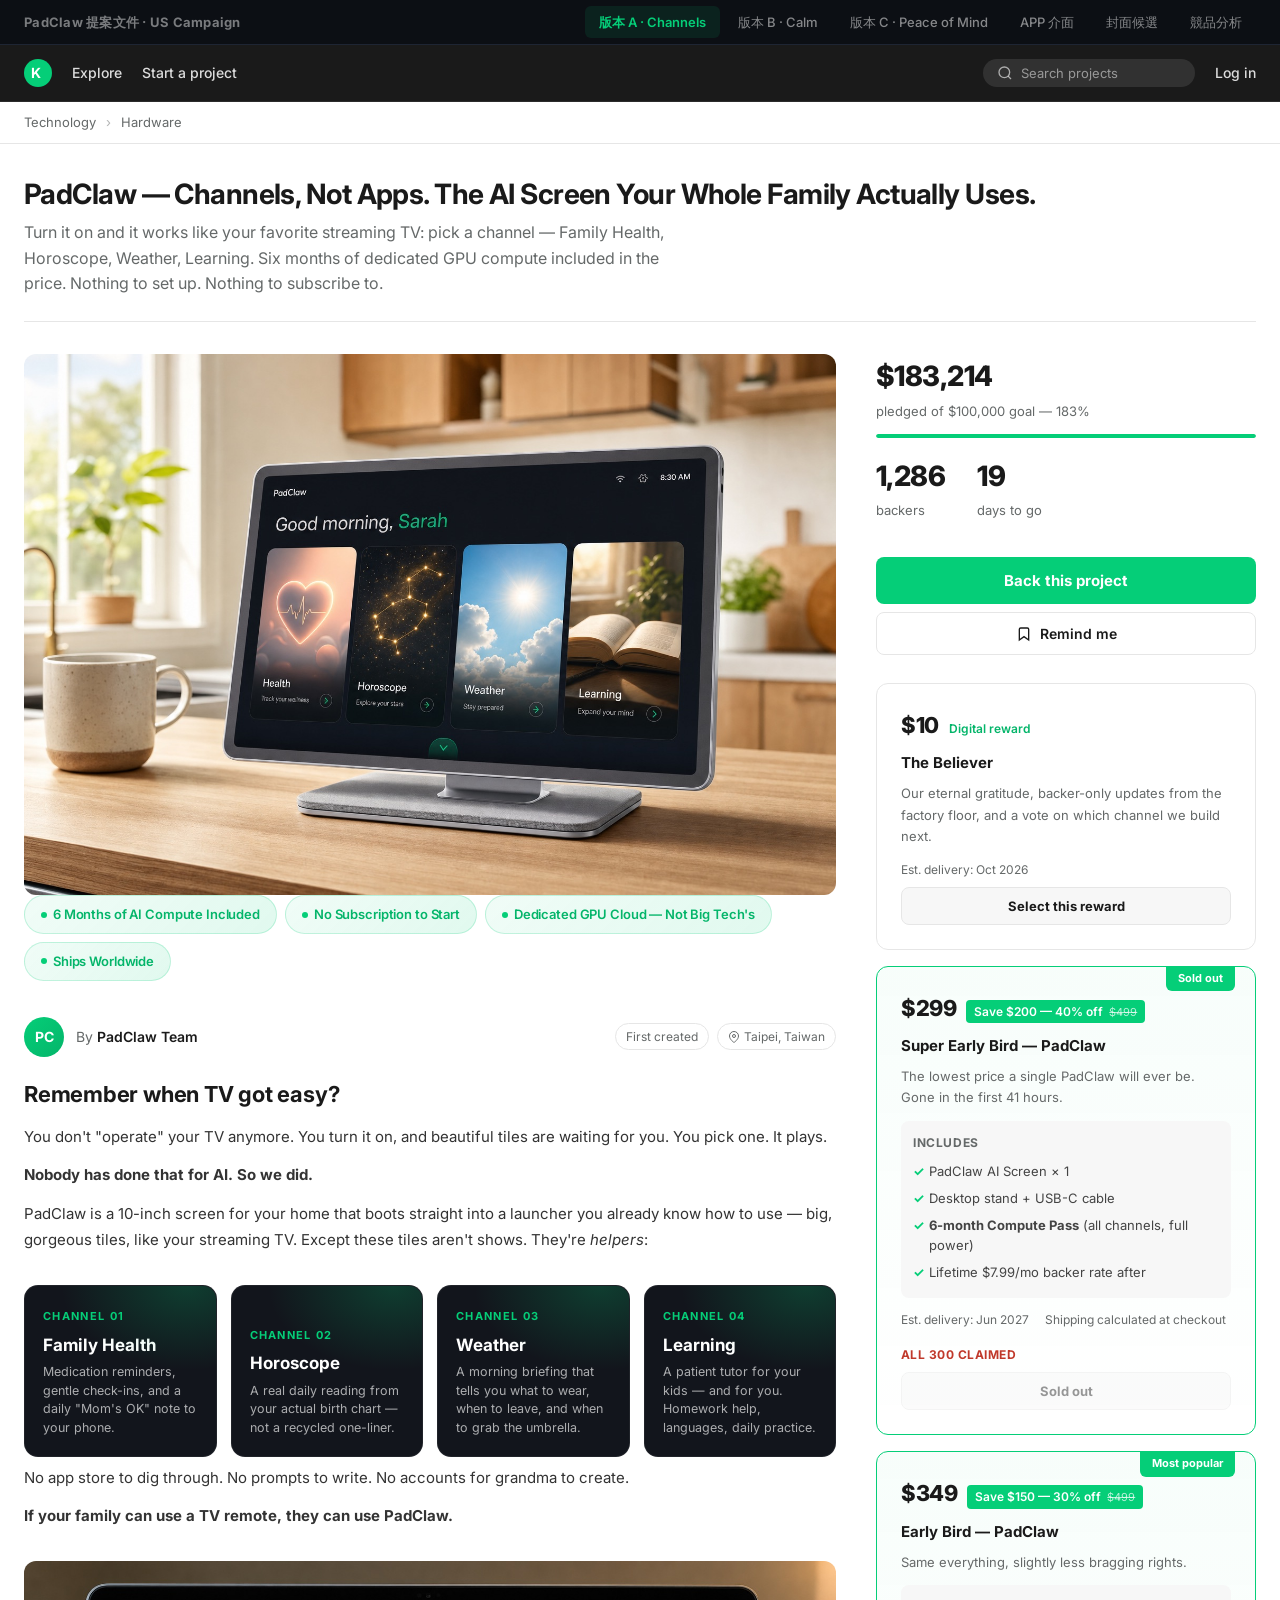
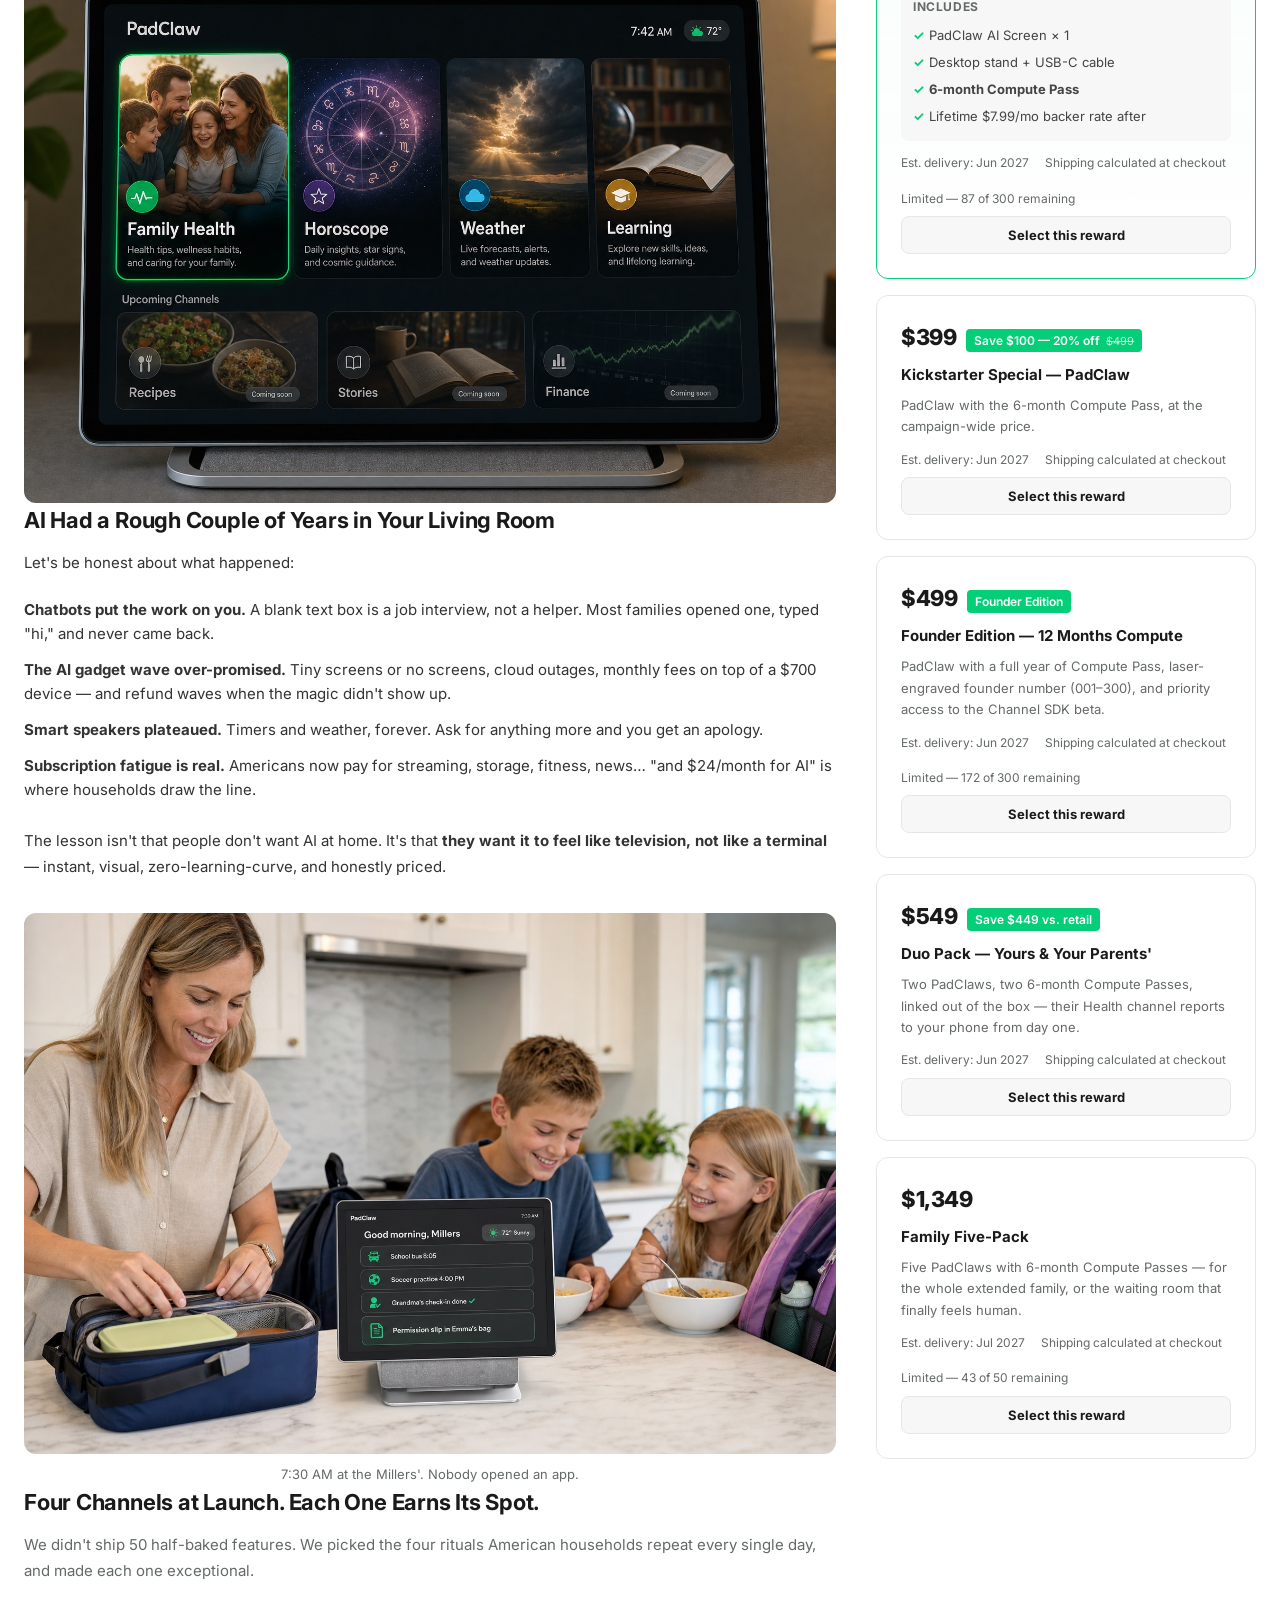
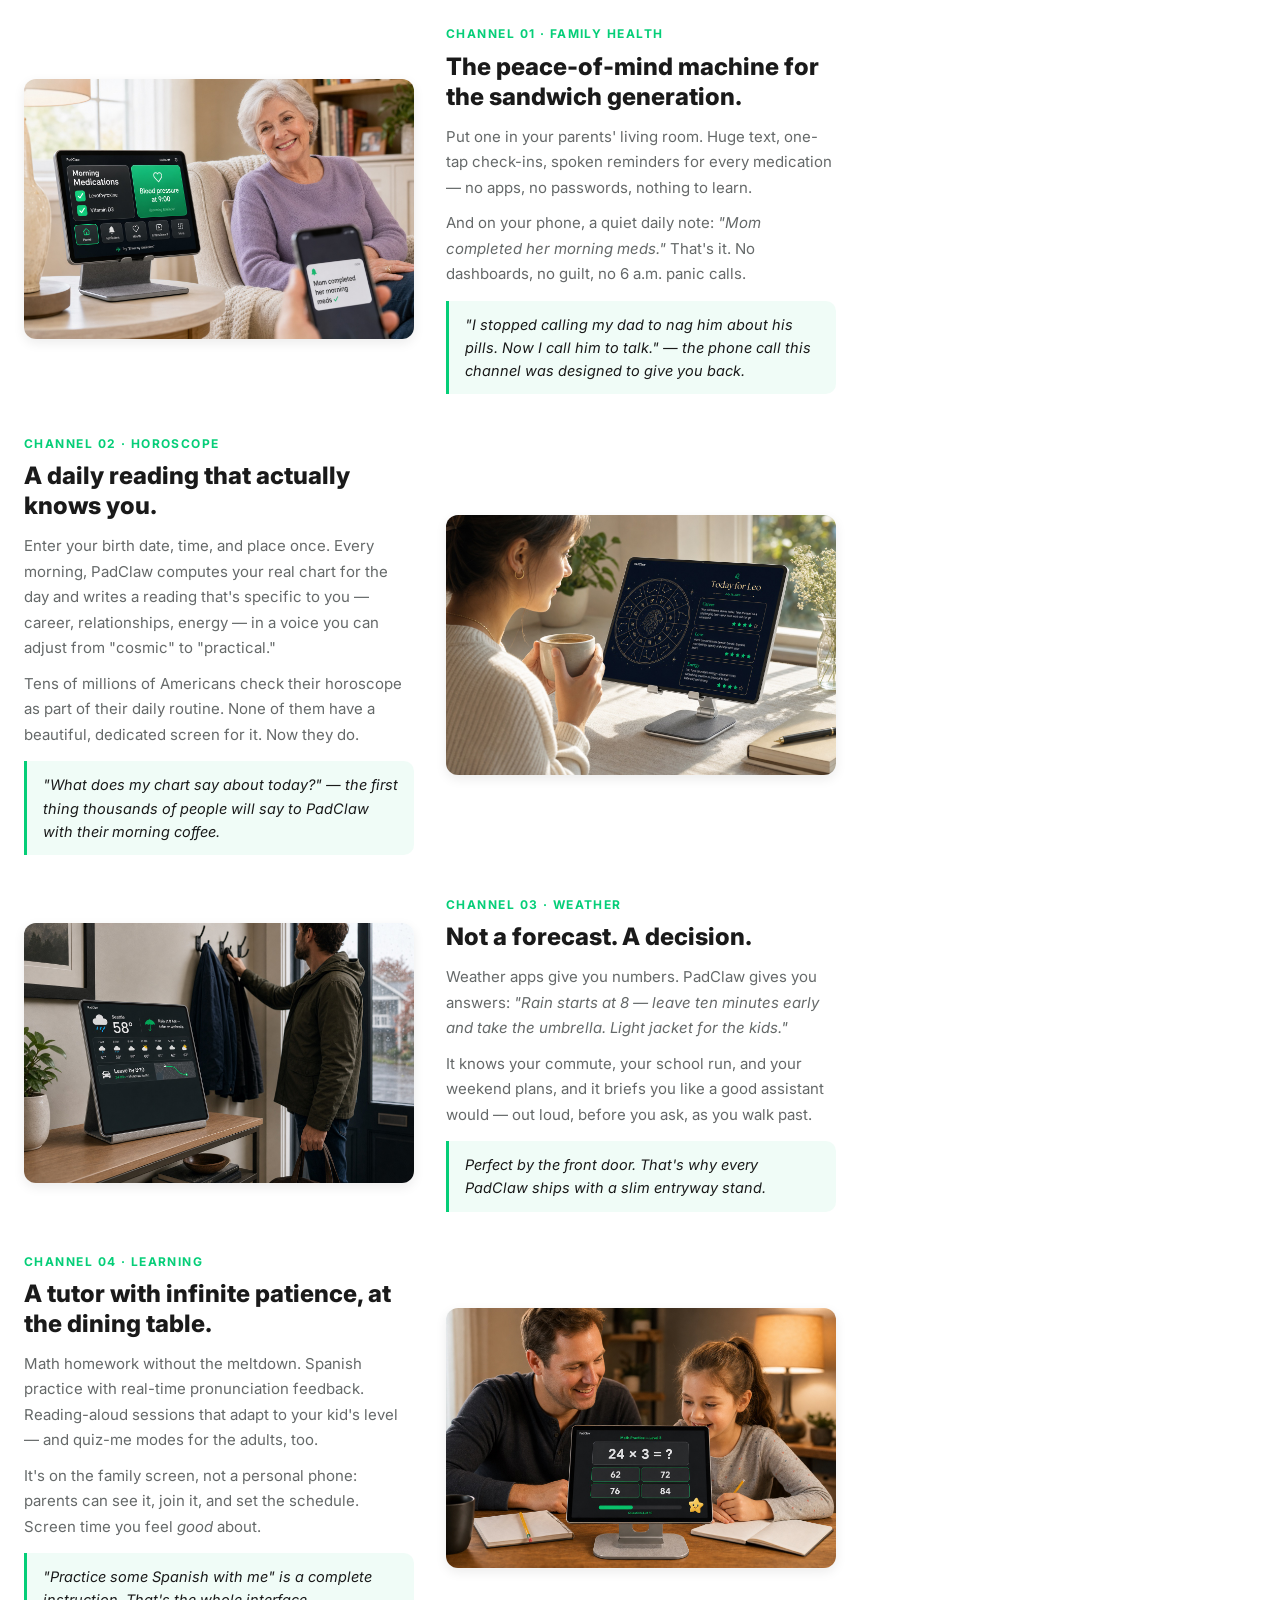
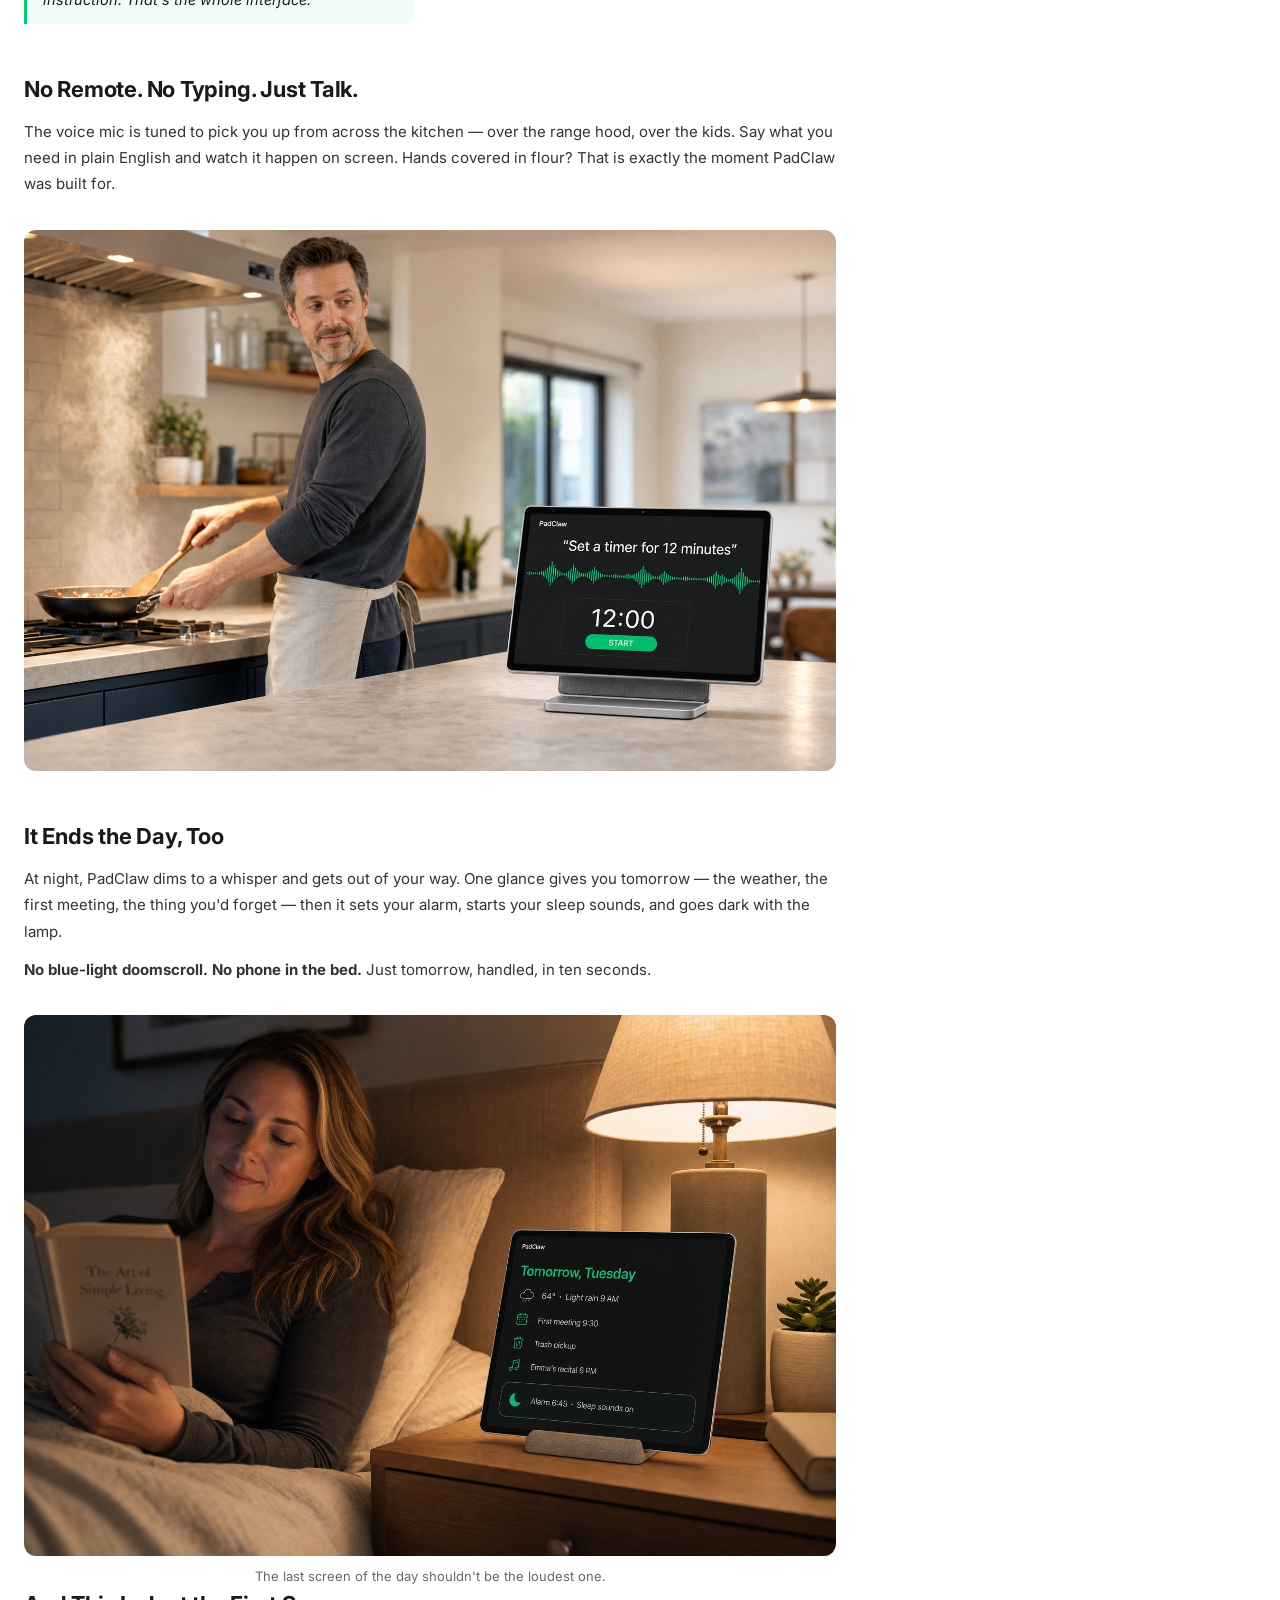
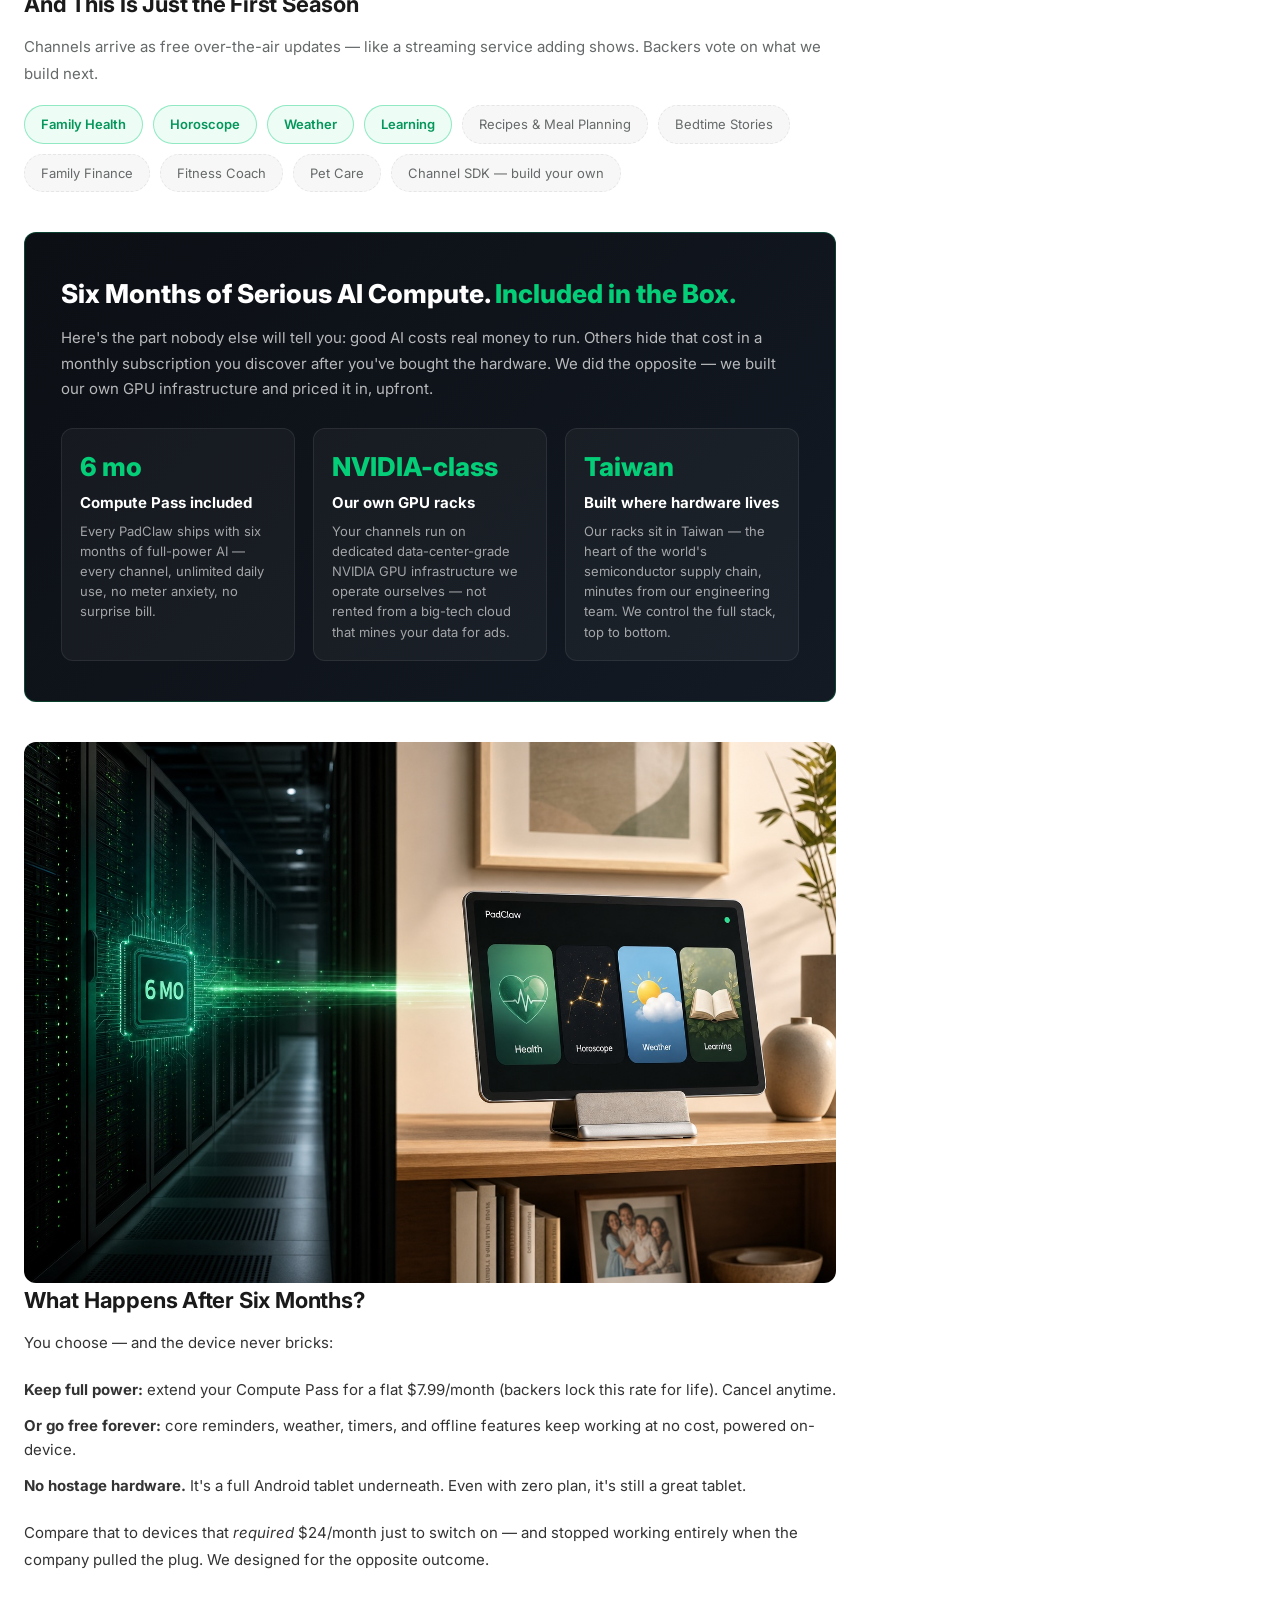
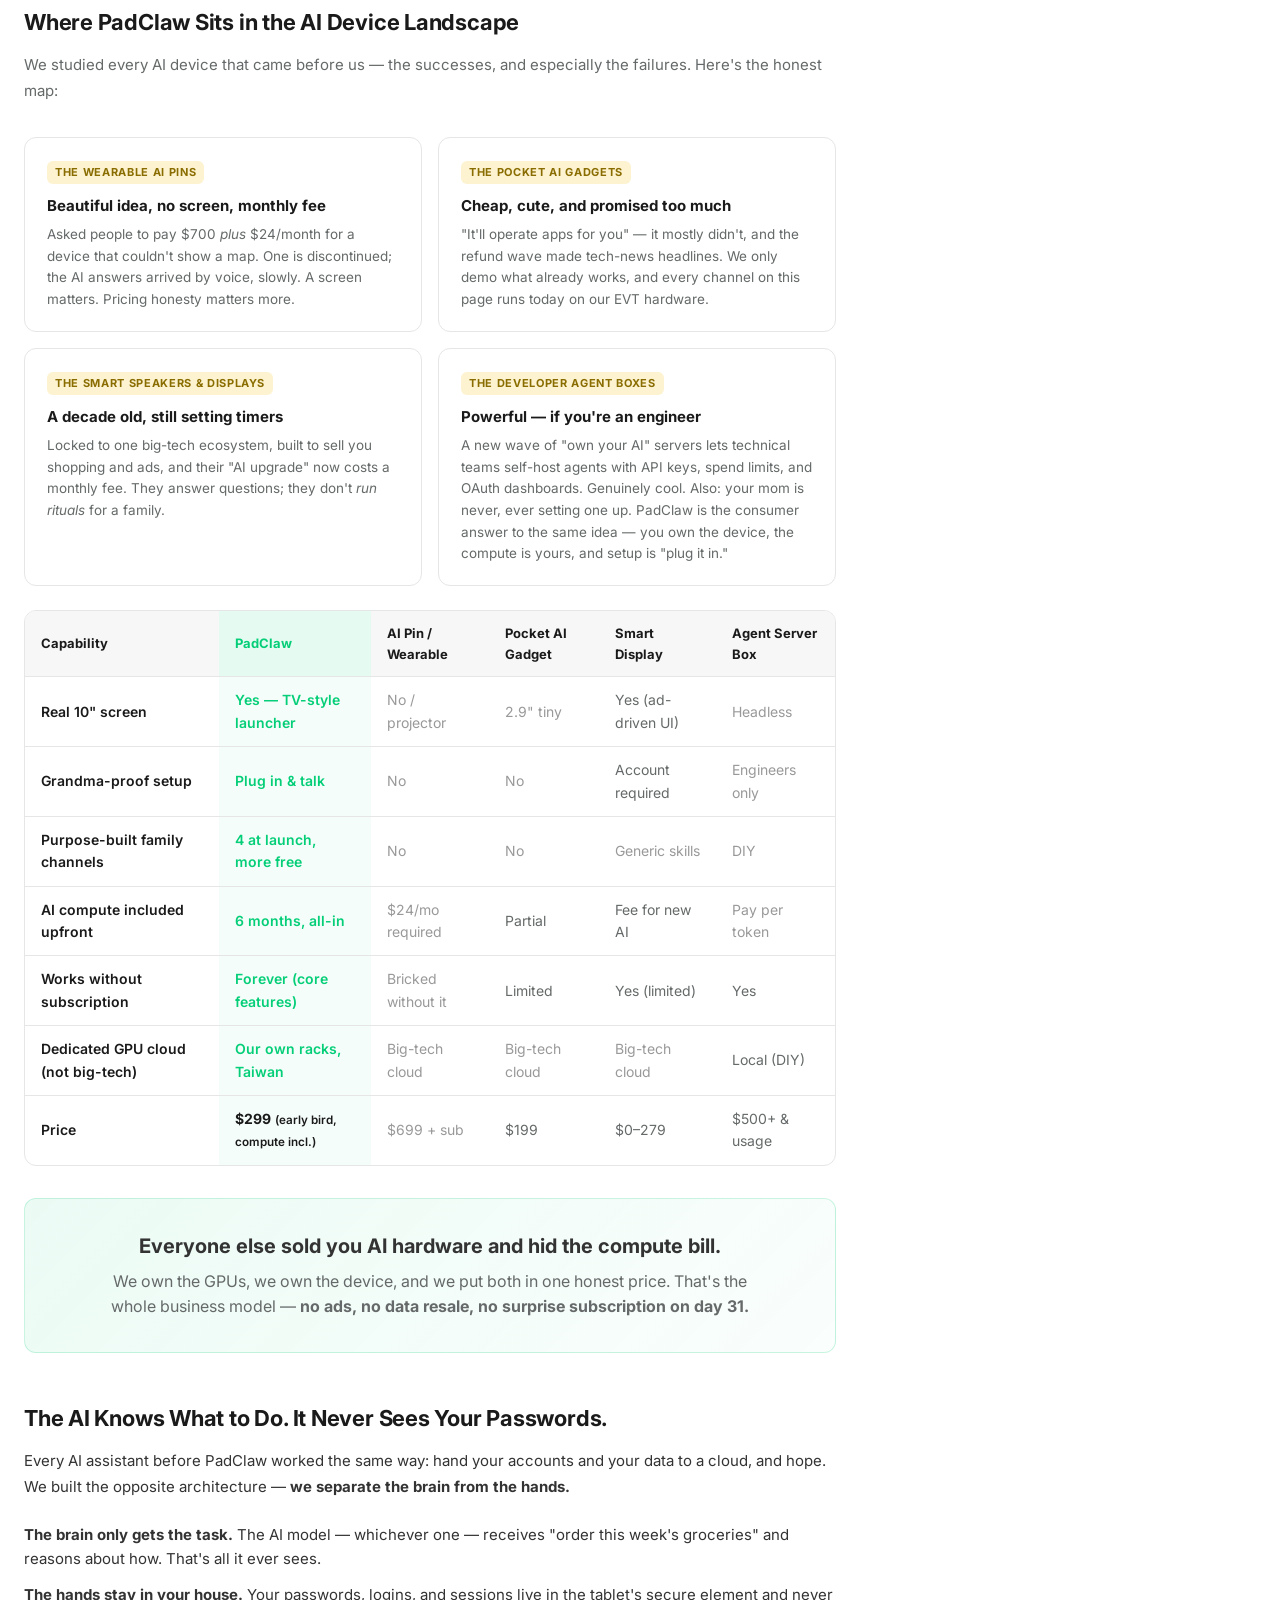
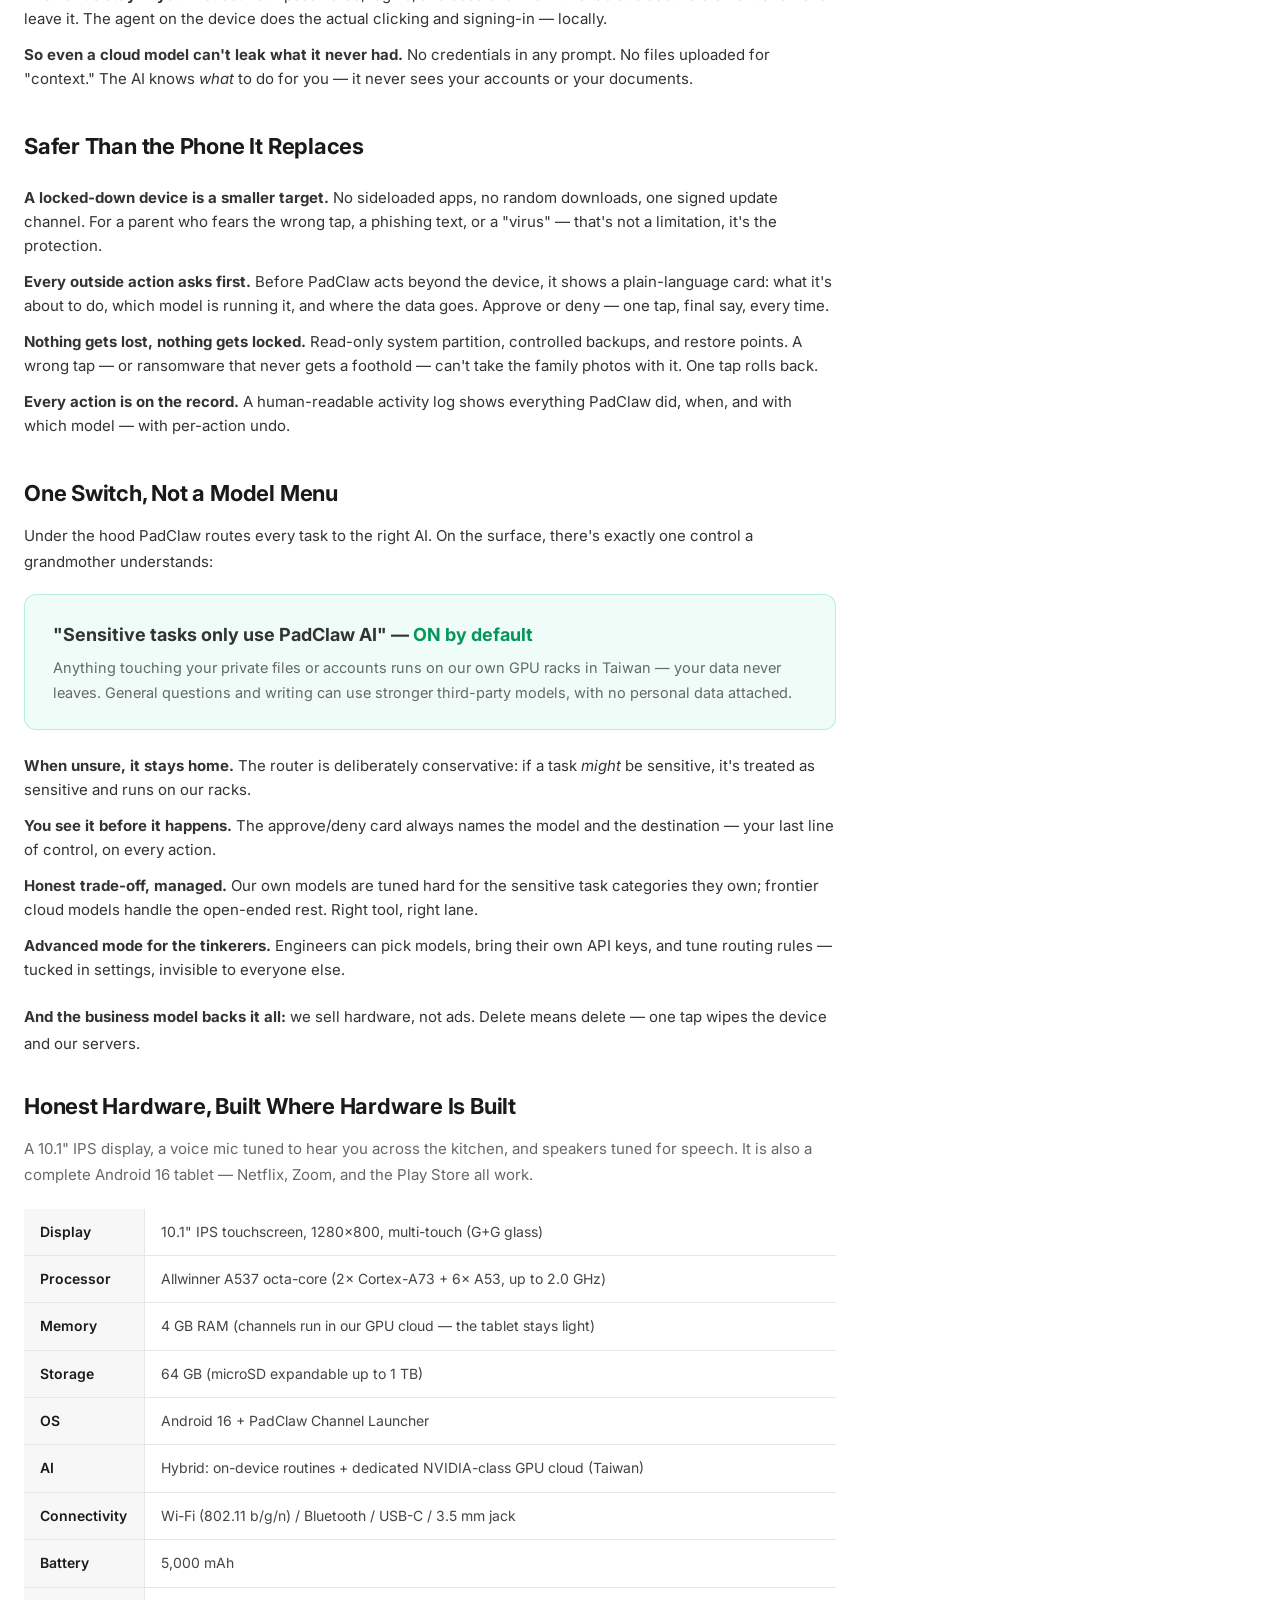
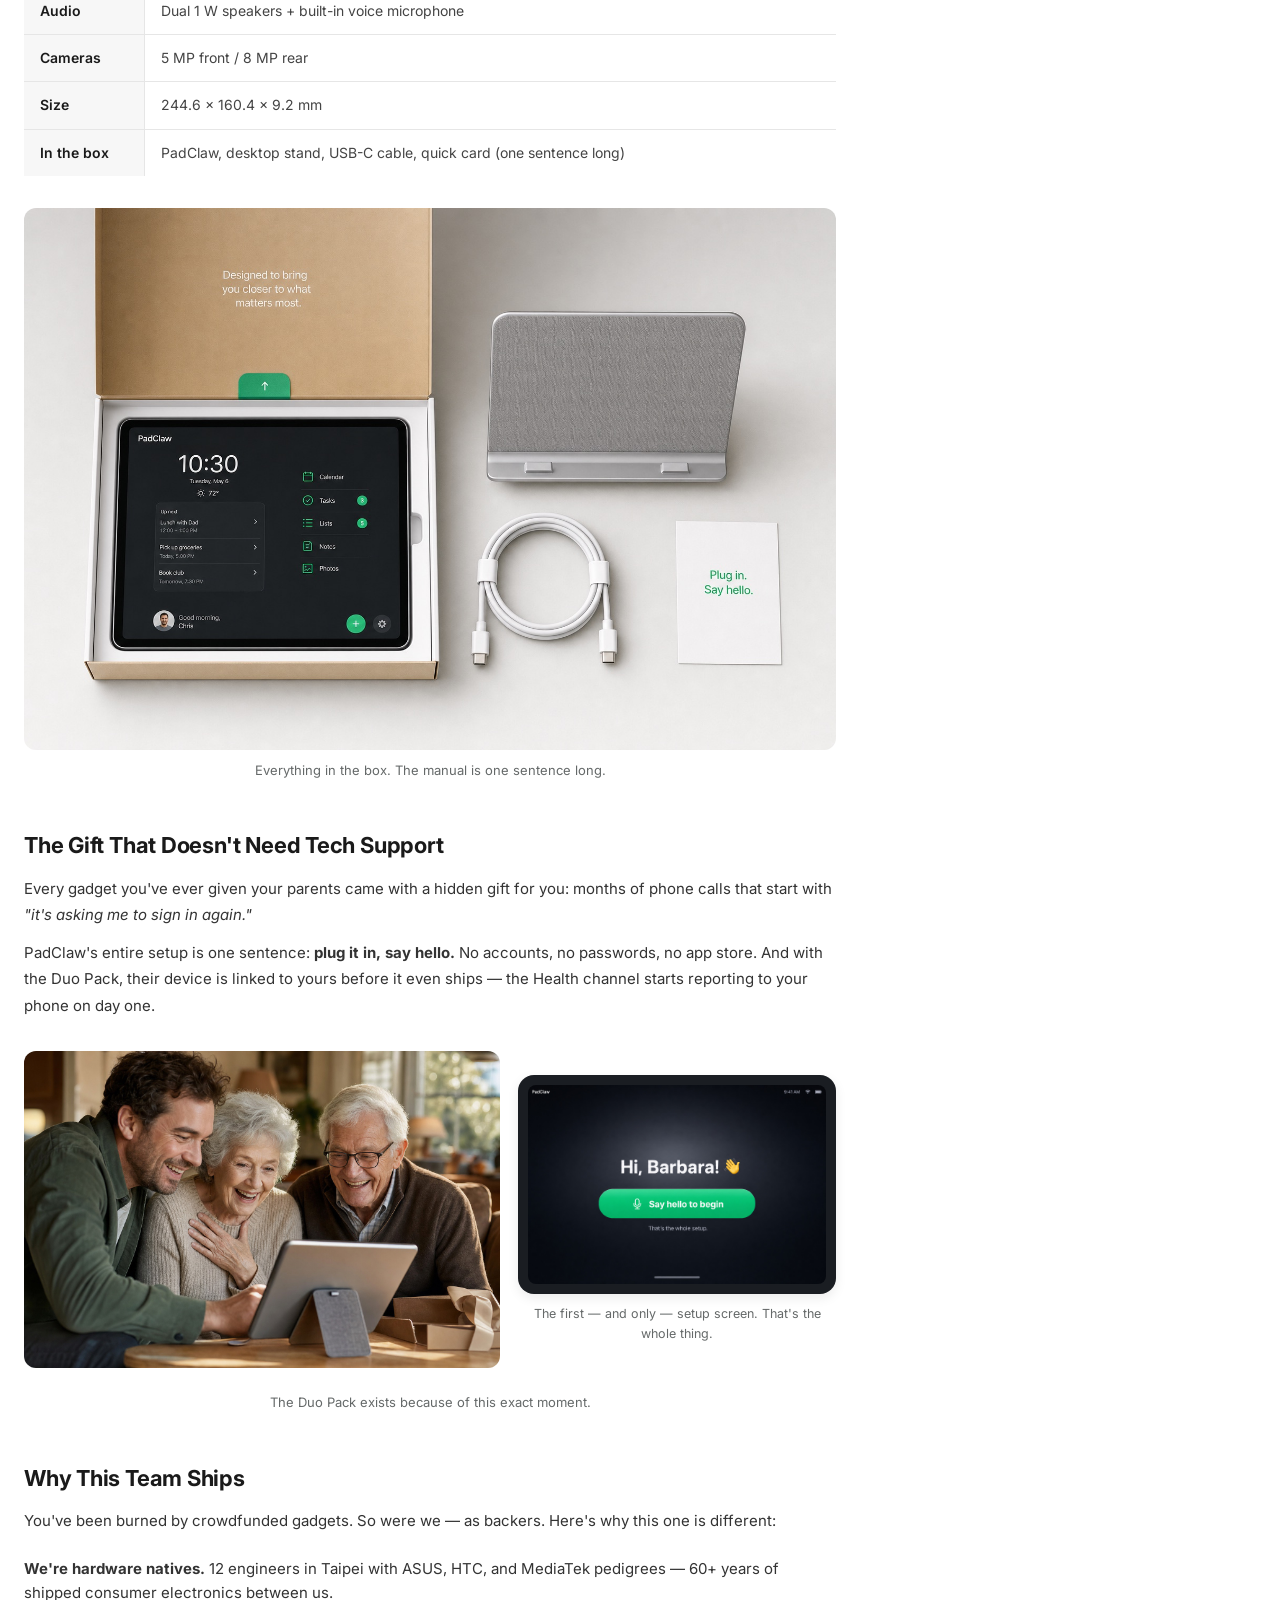
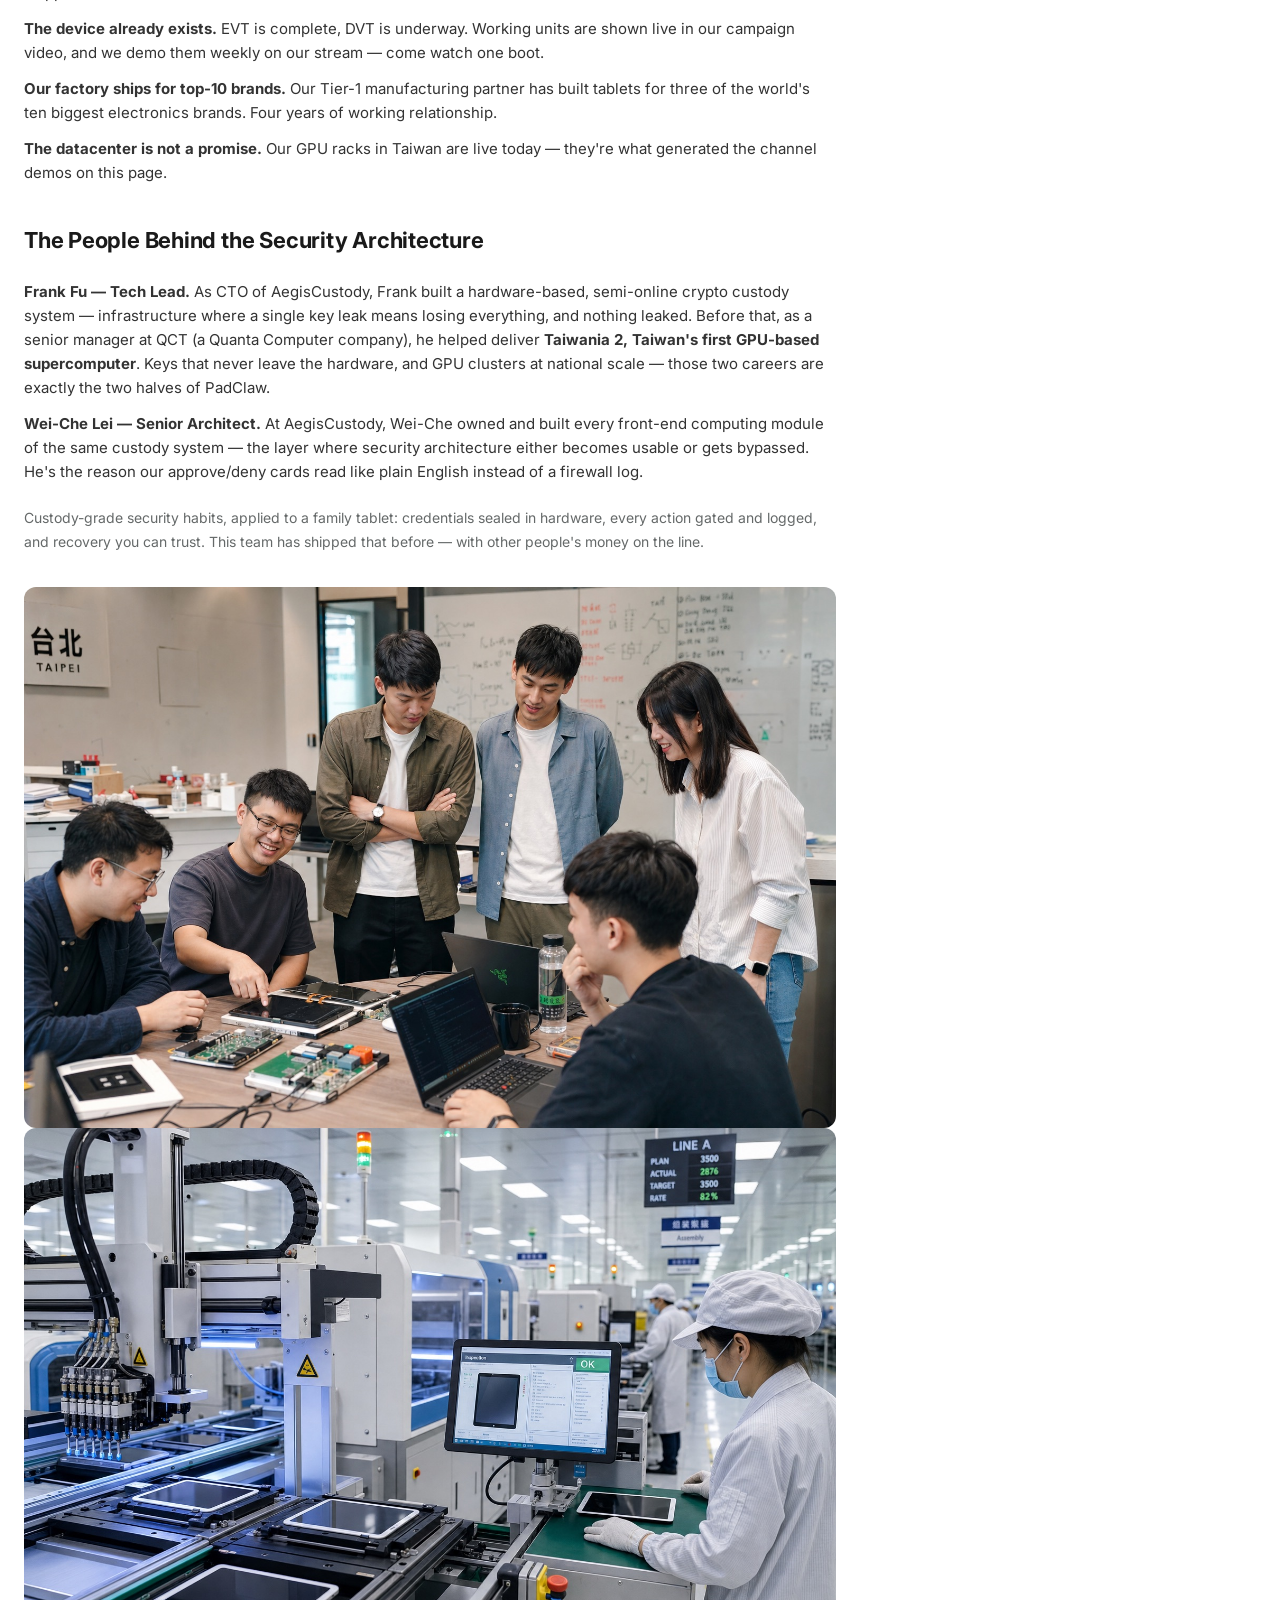
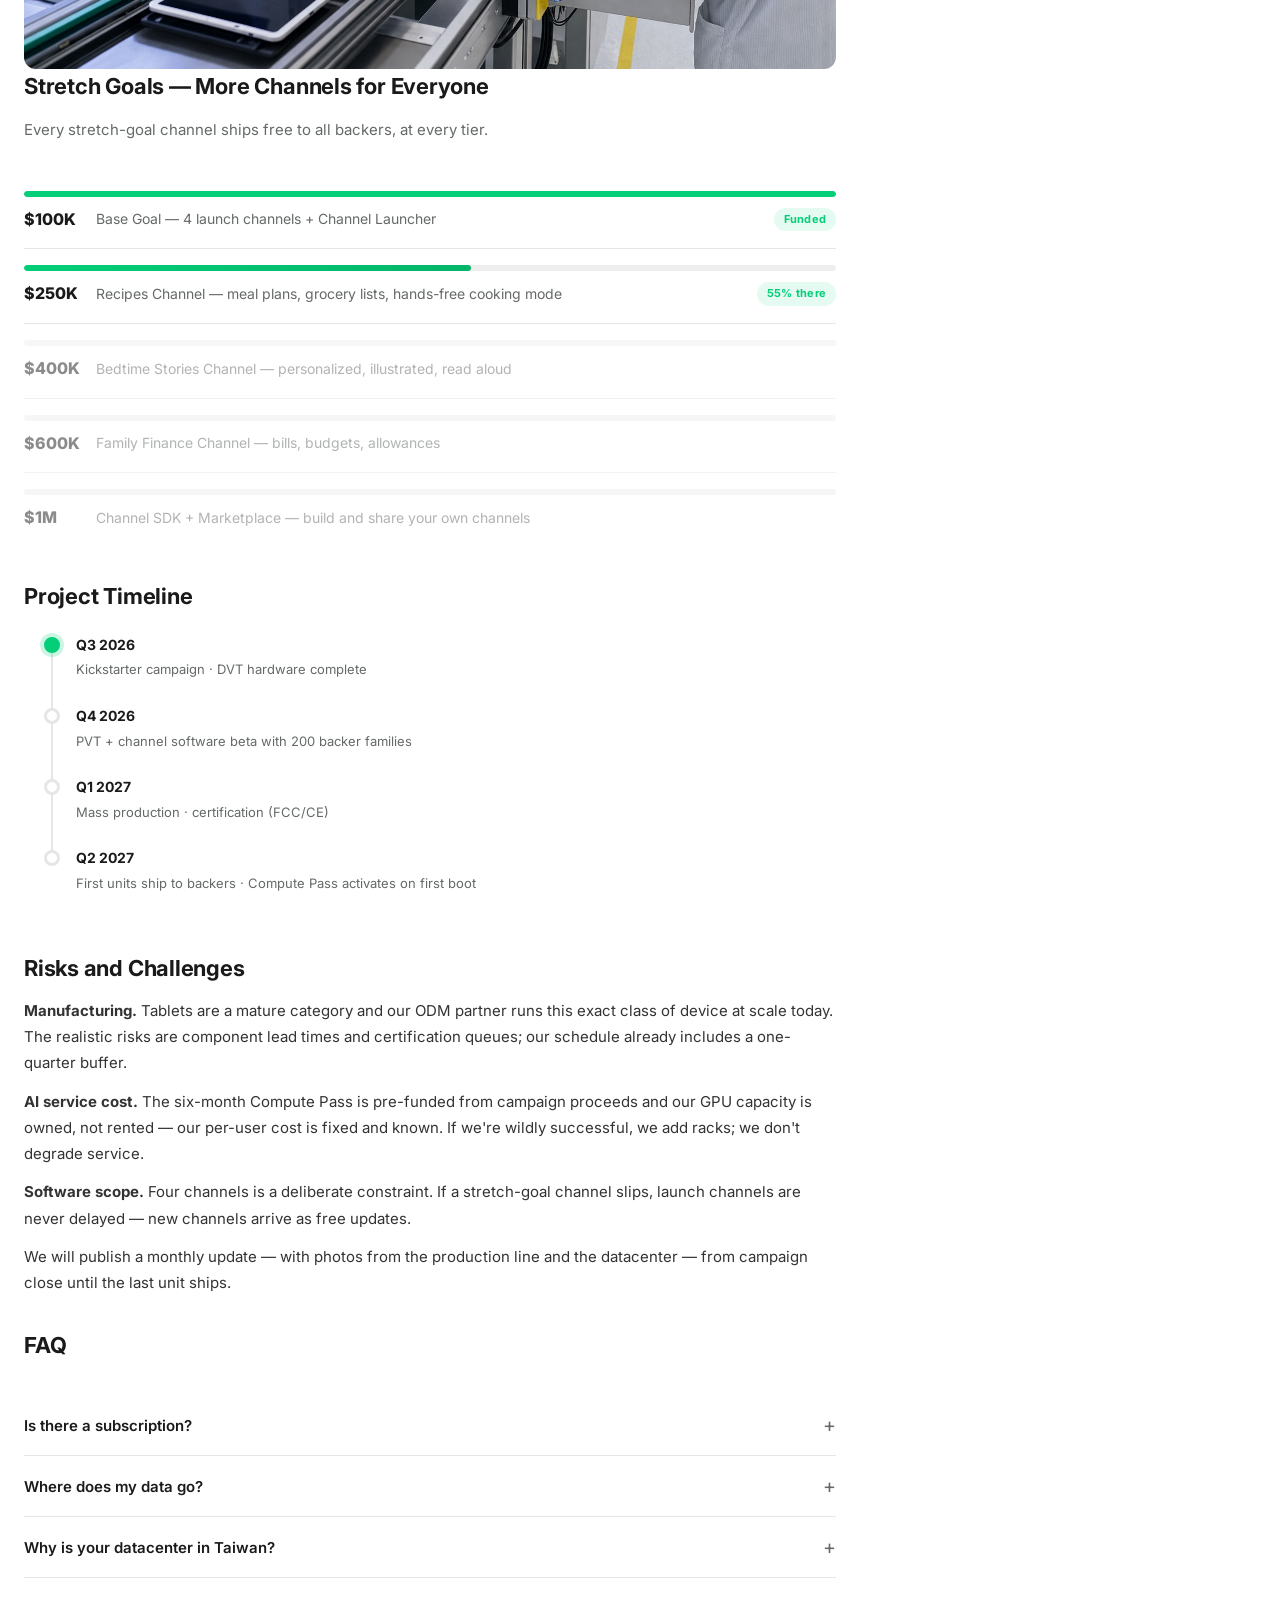
<file: kickstarter-us.html>
<!DOCTYPE html>
<html lang="en">
<head>
  <meta charset="UTF-8">
  <meta name="viewport" content="width=device-width, initial-scale=1.0">
  <title>PadClaw — The Family AI Screen. Channels, Not Apps. | Kickstarter</title>
  <meta name="description" content="PadClaw is a 10-inch AI home screen that works like your favorite streaming TV: turn it on, pick a channel — Family Health, Horoscope, Weather, Learning. Six months of dedicated GPU compute included. No subscription to start.">
  <meta property="og:type" content="website">
  <meta property="og:title" content="PadClaw — Channels, Not Apps. The AI Screen Your Whole Family Actually Uses.">
  <meta property="og:description" content="From $299 with 6 months of dedicated GPU compute included. Four channels at launch: Family Health, Horoscope, Weather, Learning.">
  <meta property="og:image" content="web-us-hero.jpg">
  <meta name="twitter:card" content="summary_large_image">
  <link rel="preconnect" href="https://fonts.googleapis.com">
  <link rel="preconnect" href="https://fonts.gstatic.com" crossorigin>
  <link href="https://fonts.googleapis.com/css2?family=Inter:wght@400;500;600;700;800&display=swap" rel="stylesheet">
  <link rel="stylesheet" href="style.css">
  <style>
    /* ===== US-campaign additions ===== */
    .channel-strip{display:grid;grid-template-columns:repeat(4,1fr);gap:14px;margin:28px 0 8px}
    .channel-tile{position:relative;border-radius:14px;overflow:hidden;background:#12151c;color:#fff;padding:22px 18px 18px;min-height:150px;display:flex;flex-direction:column;justify-content:flex-end;border:1px solid rgba(255,255,255,.06);transition:transform .2s ease,box-shadow .2s ease}
    .channel-tile:hover{transform:translateY(-4px);box-shadow:0 12px 30px rgba(0,0,0,.25)}
    .channel-tile .ch-kicker{font-size:11px;letter-spacing:.12em;text-transform:uppercase;color:#05CE78;font-weight:700;margin-bottom:6px}
    .channel-tile h4{font-size:17px;font-weight:700;margin-bottom:4px}
    .channel-tile p{font-size:12.5px;color:rgba(255,255,255,.65);line-height:1.5;margin:0}
    .channel-tile::before{content:"";position:absolute;inset:0;background:radial-gradient(120% 90% at 85% 0%,rgba(5,206,120,.22),transparent 55%);pointer-events:none}
    @media(max-width:760px){.channel-strip{grid-template-columns:repeat(2,1fr)}}

    .channel-feature{display:grid;grid-template-columns:1fr 1fr;gap:32px;align-items:center;margin:40px 0}
    .channel-feature.flip .cf-media{order:2}
    .cf-media img{width:100%;border-radius:var(--ks-radius-lg);display:block;box-shadow:var(--shadow-md)}
    .cf-copy .cf-kicker{font-size:12px;font-weight:700;letter-spacing:.12em;text-transform:uppercase;color:#05CE78;margin-bottom:8px}
    .cf-copy h3{font-size:24px;font-weight:800;line-height:1.25;margin-bottom:12px}
    .cf-copy p{font-size:15px;color:var(--ks-text-secondary);line-height:1.7;margin-bottom:10px}
    .cf-copy .cf-quote{background:rgba(5,206,120,.06);border-left:3px solid #05CE78;padding:12px 16px;border-radius:0 10px 10px 0;font-style:italic;font-size:14.5px;color:var(--ks-text);margin-top:14px}
    @media(max-width:760px){.channel-feature{grid-template-columns:1fr}.channel-feature.flip .cf-media{order:0}}

    .compute-banner{background:linear-gradient(135deg,#0c0f14,#131a24);border:1px solid rgba(5,206,120,.25);border-radius:var(--ks-radius-lg);padding:40px 36px;color:#fff;margin:40px 0}
    .compute-banner h3{font-size:26px;font-weight:800;margin-bottom:10px}
    .compute-banner h3 span{color:#05CE78}
    .compute-banner>p{color:rgba(255,255,255,.7);font-size:15px;line-height:1.7;max-width:720px}
    .compute-points{display:grid;grid-template-columns:repeat(3,1fr);gap:18px;margin-top:26px}
    .compute-point{background:rgba(255,255,255,.04);border:1px solid rgba(255,255,255,.08);border-radius:12px;padding:18px}
    .compute-point strong{display:block;font-size:15px;margin-bottom:6px;color:#fff}
    .compute-point span{font-size:13px;color:rgba(255,255,255,.6);line-height:1.55;display:block}
    .compute-point .cp-num{font-size:26px;font-weight:800;color:#05CE78;display:block;margin-bottom:4px}
    @media(max-width:760px){.compute-points{grid-template-columns:1fr}}

    .roadmap-chips{display:flex;flex-wrap:wrap;gap:10px;margin-top:18px}
    .roadmap-chip{border:1px dashed var(--ks-border);border-radius:999px;padding:8px 16px;font-size:13px;color:var(--ks-text-secondary);background:var(--ks-bg-light)}
    .roadmap-chip.live{border:1px solid rgba(5,206,120,.4);color:#04965a;background:rgba(5,206,120,.07);font-weight:600}

    .landscape-cards{display:grid;grid-template-columns:repeat(2,1fr);gap:16px;margin:24px 0}
    .landscape-card{border:1px solid var(--ks-border);border-radius:var(--ks-radius-lg);padding:20px 22px;background:var(--ks-bg)}
    .landscape-card h4{font-size:15px;font-weight:700;margin-bottom:6px}
    .landscape-card .lc-tag{display:inline-block;font-size:11px;font-weight:700;letter-spacing:.06em;text-transform:uppercase;color:#8a6d00;background:#fdf3d0;border-radius:6px;padding:3px 8px;margin-bottom:10px}
    .landscape-card p{font-size:13.5px;color:var(--ks-text-secondary);line-height:1.6;margin:0}
    @media(max-width:760px){.landscape-cards{grid-template-columns:1fr}}

    .faq-item.open .faq-a{max-height:600px}

    .photo-ui-pair{display:grid;grid-template-columns:1.5fr 1fr;gap:18px;align-items:center;margin:24px 0}
    .photo-ui-pair .pu-photo img{width:100%;border-radius:var(--ks-radius-lg);display:block}
    .pu-screen{display:flex;flex-direction:column;gap:10px}
    .pu-frame{background:#1a1d22;border-radius:16px;padding:10px;box-shadow:var(--shadow-md)}
    .pu-frame img{width:100%;border-radius:8px;display:block}
    .pu-caption{font-size:12.5px;color:var(--ks-text-secondary);text-align:center}
    @media(max-width:760px){.photo-ui-pair{grid-template-columns:1fr}}
    .btn-reward[disabled]{opacity:.45;cursor:not-allowed}
    .sold-out-note{font-size:12px;font-weight:700;color:#c0392b;letter-spacing:.04em;text-transform:uppercase}
  </style>
</head>
<body>

  <!-- ===== PROPOSAL NAV ===== -->
  <div class="proposal-nav">
    <div class="pnav-inner">
      <span class="pnav-label">PadClaw 提案文件 · US Campaign</span>
      <nav class="pnav-links">
        <a href="kickstarter-us.html" class="pnav-link pnav-active">版本 A · Channels</a>
        <a href="kickstarter-us-b.html" class="pnav-link">版本 B · Calm</a>
        <a href="kickstarter-us-c.html" class="pnav-link">版本 C · Peace of Mind</a>
        <a href="app-screens.html" class="pnav-link">APP 介面</a>
        <a href="hero-options.html" class="pnav-link">封面候選</a>
        <a href="competitors.html" class="pnav-link">競品分析</a>
      </nav>
    </div>
  </div>

  <!-- ===== TOP NAV ===== -->
  <nav class="top-nav">
    <div class="nav-inner">
      <div class="nav-left">
        <a href="#" class="nav-logo">
          <svg width="28" height="28" viewBox="0 0 28 28" fill="none">
            <circle cx="14" cy="14" r="14" fill="#05CE78"/>
            <text x="7" y="19" font-size="14" fill="#fff" font-weight="700">K</text>
          </svg>
        </a>
        <a href="#" class="nav-link">Explore</a>
        <a href="#" class="nav-link">Start a project</a>
      </div>
      <div class="nav-right">
        <div class="nav-search">
          <svg width="16" height="16" viewBox="0 0 24 24" fill="none" stroke="currentColor" stroke-width="2"><circle cx="11" cy="11" r="8"/><line x1="21" y1="21" x2="16.65" y2="16.65"/></svg>
          <input type="text" placeholder="Search projects">
        </div>
        <a href="#" class="nav-link hide-mobile">Log in</a>
      </div>
    </div>
  </nav>

  <!-- ===== BREADCRUMB ===== -->
  <div class="breadcrumb-bar">
    <div class="breadcrumb-inner">
      <a href="#">Technology</a>
      <span class="sep">›</span>
      <a href="#">Hardware</a>
    </div>
  </div>

  <!-- ===== PROJECT HEADER ===== -->
  <main class="project-wrap">
    <div class="project-header">
      <h1>PadClaw — Channels, Not Apps. The AI Screen Your Whole Family Actually Uses.</h1>
      <p class="project-subtitle">Turn it on and it works like your favorite streaming TV: pick a channel — Family Health, Horoscope, Weather, Learning. Six months of dedicated GPU compute included in the price. Nothing to set up. Nothing to subscribe to.</p>
    </div>

    <div class="project-content">

      <!-- LEFT COL -->
      <div class="project-left">

        <!-- Hero image -->
        <div class="media-hero">
          <img src="web-us-hero.jpg" fetchpriority="high" alt="PadClaw on a kitchen counter showing its streaming-style channel launcher" style="width:100%;border-radius:var(--ks-radius-lg);display:block;">
        </div>

        <!-- Anti-friction trust badges -->
        <div class="trust-badges-row">
          <div class="trust-badge">6 Months of AI Compute Included</div>
          <div class="trust-badge">No Subscription to Start</div>
          <div class="trust-badge">Dedicated GPU Cloud — Not Big Tech's</div>
          <div class="trust-badge">Ships Worldwide</div>
        </div>

        <!-- Creator row -->
        <div class="creator-row">
          <div class="creator-avatar">PC</div>
          <div class="creator-info">
            <span class="creator-label">By</span>
            <a href="#" class="creator-name">PadClaw Team</a>
          </div>
          <div class="creator-badges">
            <span class="badge">First created</span>
            <span class="badge location-badge">
              <svg width="12" height="12" viewBox="0 0 24 24" fill="none" stroke="currentColor" stroke-width="2"><path d="M21 10c0 7-9 13-9 13s-9-6-9-13a9 9 0 0118 0z"/><circle cx="12" cy="10" r="3"/></svg>
              Taipei, Taiwan
            </span>
          </div>
        </div>

        <!-- ============================================ -->
        <!-- S1: THE HOOK — TV, NOT COMPUTER               -->
        <!-- ============================================ -->
        <section class="tab-content active">

          <div class="story-section">
            <h2>Remember when TV got easy?</h2>
            <p>You don't "operate" your TV anymore. You turn it on, and beautiful tiles are waiting for you. You pick one. It plays.</p>
            <p><strong>Nobody has done that for AI. So we did.</strong></p>
            <p>PadClaw is a 10-inch screen for your home that boots straight into a launcher you already know how to use — big, gorgeous tiles, like your streaming TV. Except these tiles aren't shows. They're <em>helpers</em>:</p>
          </div>

          <div class="channel-strip">
            <div class="channel-tile">
              <div class="ch-kicker">Channel 01</div>
              <h4>Family Health</h4>
              <p>Medication reminders, gentle check-ins, and a daily "Mom's OK" note to your phone.</p>
            </div>
            <div class="channel-tile">
              <div class="ch-kicker">Channel 02</div>
              <h4>Horoscope</h4>
              <p>A real daily reading from your actual birth chart — not a recycled one-liner.</p>
            </div>
            <div class="channel-tile">
              <div class="ch-kicker">Channel 03</div>
              <h4>Weather</h4>
              <p>A morning briefing that tells you what to wear, when to leave, and when to grab the umbrella.</p>
            </div>
            <div class="channel-tile">
              <div class="ch-kicker">Channel 04</div>
              <h4>Learning</h4>
              <p>A patient tutor for your kids — and for you. Homework help, languages, daily practice.</p>
            </div>
          </div>

          <div class="story-section">
            <p>No app store to dig through. No prompts to write. No accounts for grandma to create.</p>
            <p><strong>If your family can use a TV remote, they can use PadClaw.</strong></p>
          </div>

          <div class="image-actual">
            <img loading="lazy" src="web-us-launcher.jpg" alt="PadClaw channel launcher — a streaming-TV style home screen for AI helpers" style="width:100%;border-radius:var(--ks-radius-lg);display:block;">
          </div>

          <!-- ============================================ -->
          <!-- S2: THE PROBLEM                              -->
          <!-- ============================================ -->
          <div class="story-section">
            <h2>AI Had a Rough Couple of Years in Your Living Room</h2>
            <p>Let's be honest about what happened:</p>
            <ul class="feature-list">
              <li><strong>Chatbots put the work on you.</strong> A blank text box is a job interview, not a helper. Most families opened one, typed "hi," and never came back.</li>
              <li><strong>The AI gadget wave over-promised.</strong> Tiny screens or no screens, cloud outages, monthly fees on top of a $700 device — and refund waves when the magic didn't show up.</li>
              <li><strong>Smart speakers plateaued.</strong> Timers and weather, forever. Ask for anything more and you get an apology.</li>
              <li><strong>Subscription fatigue is real.</strong> Americans now pay for streaming, storage, fitness, news… "and $24/month for AI" is where households draw the line.</li>
            </ul>
            <p style="margin-top:20px;">The lesson isn't that people don't want AI at home. It's that <strong>they want it to feel like television, not like a terminal</strong> — instant, visual, zero-learning-curve, and honestly priced.</p>
          </div>

          <div class="image-actual">
            <img loading="lazy" src="web-us-family.jpg" alt="An American family's morning rush, with PadClaw running the briefing from the kitchen counter" style="width:100%;border-radius:var(--ks-radius-lg);display:block;">
          </div>
          <p style="font-size:13px;color:var(--ks-text-secondary);text-align:center;margin:10px 0 0;">7:30 AM at the Millers'. Nobody opened an app.</p>

          <!-- ============================================ -->
          <!-- S3: FOUR LAUNCH CHANNELS — DEEP DIVES        -->
          <!-- ============================================ -->
          <div class="story-section">
            <h2>Four Channels at Launch. Each One Earns Its Spot.</h2>
            <p style="color:var(--ks-text-secondary);">We didn't ship 50 half-baked features. We picked the four rituals American households repeat every single day, and made each one exceptional.</p>
          </div>

          <div class="channel-feature">
            <div class="cf-media"><img loading="lazy" src="web-us-health.jpg" alt="Family Health channel — large-text medication reminders for seniors"></div>
            <div class="cf-copy">
              <div class="cf-kicker">Channel 01 · Family Health</div>
              <h3>The peace-of-mind machine for the sandwich generation.</h3>
              <p>Put one in your parents' living room. Huge text, one-tap check-ins, spoken reminders for every medication — no apps, no passwords, nothing to learn.</p>
              <p>And on your phone, a quiet daily note: <em>"Mom completed her morning meds."</em> That's it. No dashboards, no guilt, no 6 a.m. panic calls.</p>
              <div class="cf-quote">"I stopped calling my dad to nag him about his pills. Now I call him to talk." — the phone call this channel was designed to give you back.</div>
            </div>
          </div>

          <div class="channel-feature flip">
            <div class="cf-media"><img loading="lazy" src="web-us-astro.jpg" alt="Horoscope channel — daily reading from your real birth chart"></div>
            <div class="cf-copy">
              <div class="cf-kicker">Channel 02 · Horoscope</div>
              <h3>A daily reading that actually knows you.</h3>
              <p>Enter your birth date, time, and place once. Every morning, PadClaw computes your real chart for the day and writes a reading that's specific to you — career, relationships, energy — in a voice you can adjust from "cosmic" to "practical."</p>
              <p>Tens of millions of Americans check their horoscope as part of their daily routine. None of them have a beautiful, dedicated screen for it. Now they do.</p>
              <div class="cf-quote">"What does my chart say about today?" — the first thing thousands of people will say to PadClaw with their morning coffee.</div>
            </div>
          </div>

          <div class="channel-feature">
            <div class="cf-media"><img loading="lazy" src="web-us-weather.jpg" alt="Weather channel — morning briefing with outfit and commute advice"></div>
            <div class="cf-copy">
              <div class="cf-kicker">Channel 03 · Weather</div>
              <h3>Not a forecast. A decision.</h3>
              <p>Weather apps give you numbers. PadClaw gives you answers: <em>"Rain starts at 8 — leave ten minutes early and take the umbrella. Light jacket for the kids."</em></p>
              <p>It knows your commute, your school run, and your weekend plans, and it briefs you like a good assistant would — out loud, before you ask, as you walk past.</p>
              <div class="cf-quote">Perfect by the front door. That's why every PadClaw ships with a slim entryway stand.</div>
            </div>
          </div>

          <div class="channel-feature flip">
            <div class="cf-media"><img loading="lazy" src="web-us-learning.jpg" alt="Learning channel — a patient AI tutor for kids and adults"></div>
            <div class="cf-copy">
              <div class="cf-kicker">Channel 04 · Learning</div>
              <h3>A tutor with infinite patience, at the dining table.</h3>
              <p>Math homework without the meltdown. Spanish practice with real-time pronunciation feedback. Reading-aloud sessions that adapt to your kid's level — and quiz-me modes for the adults, too.</p>
              <p>It's on the family screen, not a personal phone: parents can see it, join it, and set the schedule. Screen time you feel <em>good</em> about.</p>
              <div class="cf-quote">"Practice some Spanish with me" is a complete instruction. That's the whole interface.</div>
            </div>
          </div>

          <!-- Voice feature -->
          <div class="story-section" style="margin-top:48px;">
            <h2>No Remote. No Typing. Just Talk.</h2>
            <p>The voice mic is tuned to pick you up from across the kitchen — over the range hood, over the kids. Say what you need in plain English and watch it happen on screen. Hands covered in flour? That is exactly the moment PadClaw was built for.</p>
          </div>

          <div class="image-actual">
            <img loading="lazy" src="web-us-voice.jpg" alt="Hands-free voice control — setting a timer from across the kitchen while cooking" style="width:100%;border-radius:var(--ks-radius-lg);display:block;">
          </div>

          <!-- Evening wind-down scenario -->
          <div class="story-section" style="margin-top:48px;">
            <h2>It Ends the Day, Too</h2>
            <p>At night, PadClaw dims to a whisper and gets out of your way. One glance gives you tomorrow — the weather, the first meeting, the thing you'd forget — then it sets your alarm, starts your sleep sounds, and goes dark with the lamp.</p>
            <p><strong>No blue-light doomscroll. No phone in the bed.</strong> Just tomorrow, handled, in ten seconds.</p>
          </div>

          <div class="image-actual">
            <img loading="lazy" src="web-us-evening.jpg" alt="Night mode — tomorrow's briefing on the nightstand while you read in bed" style="width:100%;border-radius:var(--ks-radius-lg);display:block;">
          </div>
          <p style="font-size:13px;color:var(--ks-text-secondary);text-align:center;margin:10px 0 0;">The last screen of the day shouldn't be the loudest one.</p>

          <!-- More channels roadmap -->
          <div class="story-section">
            <h2>And This Is Just the First Season</h2>
            <p style="color:var(--ks-text-secondary);">Channels arrive as free over-the-air updates — like a streaming service adding shows. Backers vote on what we build next.</p>
            <div class="roadmap-chips">
              <span class="roadmap-chip live">Family Health</span>
              <span class="roadmap-chip live">Horoscope</span>
              <span class="roadmap-chip live">Weather</span>
              <span class="roadmap-chip live">Learning</span>
              <span class="roadmap-chip">Recipes &amp; Meal Planning</span>
              <span class="roadmap-chip">Bedtime Stories</span>
              <span class="roadmap-chip">Family Finance</span>
              <span class="roadmap-chip">Fitness Coach</span>
              <span class="roadmap-chip">Pet Care</span>
              <span class="roadmap-chip">Channel SDK — build your own</span>
            </div>
          </div>

          <!-- ============================================ -->
          <!-- S4: COMPUTE INCLUDED                          -->
          <!-- ============================================ -->
          <div class="compute-banner">
            <h3>Six Months of Serious AI Compute. <span>Included in the Box.</span></h3>
            <p>Here's the part nobody else will tell you: good AI costs real money to run. Others hide that cost in a monthly subscription you discover after you've bought the hardware. We did the opposite — we built our own GPU infrastructure and priced it in, upfront.</p>
            <div class="compute-points">
              <div class="compute-point">
                <span class="cp-num">6 mo</span>
                <strong>Compute Pass included</strong>
                <span>Every PadClaw ships with six months of full-power AI — every channel, unlimited daily use, no meter anxiety, no surprise bill.</span>
              </div>
              <div class="compute-point">
                <span class="cp-num">NVIDIA-class</span>
                <strong>Our own GPU racks</strong>
                <span>Your channels run on dedicated data-center-grade NVIDIA GPU infrastructure we operate ourselves — not rented from a big-tech cloud that mines your data for ads.</span>
              </div>
              <div class="compute-point">
                <span class="cp-num">Taiwan</span>
                <strong>Built where hardware lives</strong>
                <span>Our racks sit in Taiwan — the heart of the world's semiconductor supply chain, minutes from our engineering team. We control the full stack, top to bottom.</span>
              </div>
            </div>
          </div>

          <div class="image-actual">
            <img loading="lazy" src="web-us-compute.jpg" alt="Dedicated GPU datacenter in Taiwan powering PadClaw in the home" style="width:100%;border-radius:var(--ks-radius-lg);display:block;">
          </div>

          <div class="story-section">
            <h2>What Happens After Six Months?</h2>
            <p>You choose — and the device never bricks:</p>
            <ul class="feature-list">
              <li><strong>Keep full power:</strong> extend your Compute Pass for a flat $7.99/month (backers lock this rate for life). Cancel anytime.</li>
              <li><strong>Or go free forever:</strong> core reminders, weather, timers, and offline features keep working at no cost, powered on-device.</li>
              <li><strong>No hostage hardware.</strong> It's a full Android tablet underneath. Even with zero plan, it's still a great tablet.</li>
            </ul>
            <p>Compare that to devices that <em>required</em> $24/month just to switch on — and stopped working entirely when the company pulled the plug. We designed for the opposite outcome.</p>
          </div>

          <!-- ============================================ -->
          <!-- S5: COMPETITIVE LANDSCAPE (no names)          -->
          <!-- ============================================ -->
          <div class="story-section">
            <h2>Where PadClaw Sits in the AI Device Landscape</h2>
            <p style="color:var(--ks-text-secondary);margin-bottom:16px;">We studied every AI device that came before us — the successes, and especially the failures. Here's the honest map:</p>
          </div>

          <div class="landscape-cards">
            <div class="landscape-card">
              <span class="lc-tag">The wearable AI pins</span>
              <h4>Beautiful idea, no screen, monthly fee</h4>
              <p>Asked people to pay $700 <em>plus</em> $24/month for a device that couldn't show a map. One is discontinued; the AI answers arrived by voice, slowly. A screen matters. Pricing honesty matters more.</p>
            </div>
            <div class="landscape-card">
              <span class="lc-tag">The pocket AI gadgets</span>
              <h4>Cheap, cute, and promised too much</h4>
              <p>"It'll operate apps for you" — it mostly didn't, and the refund wave made tech-news headlines. We only demo what already works, and every channel on this page runs today on our EVT hardware.</p>
            </div>
            <div class="landscape-card">
              <span class="lc-tag">The smart speakers &amp; displays</span>
              <h4>A decade old, still setting timers</h4>
              <p>Locked to one big-tech ecosystem, built to sell you shopping and ads, and their "AI upgrade" now costs a monthly fee. They answer questions; they don't <em>run rituals</em> for a family.</p>
            </div>
            <div class="landscape-card">
              <span class="lc-tag">The developer agent boxes</span>
              <h4>Powerful — if you're an engineer</h4>
              <p>A new wave of "own your AI" servers lets technical teams self-host agents with API keys, spend limits, and OAuth dashboards. Genuinely cool. Also: your mom is never, ever setting one up. PadClaw is the consumer answer to the same idea — you own the device, the compute is yours, and setup is "plug it in."</p>
            </div>
          </div>

          <div class="comparison-table-wrap">
            <table class="comparison-table">
              <thead>
                <tr>
                  <th>Capability</th>
                  <th class="ct-highlight">PadClaw</th>
                  <th>AI Pin / Wearable</th>
                  <th>Pocket AI Gadget</th>
                  <th>Smart Display</th>
                  <th>Agent Server Box</th>
                </tr>
              </thead>
              <tbody>
                <tr>
                  <td>Real 10" screen</td>
                  <td class="ct-highlight"><span class="ct-yes">Yes — TV-style launcher</span></td>
                  <td><span class="ct-no">No / projector</span></td>
                  <td><span class="ct-no">2.9" tiny</span></td>
                  <td>Yes (ad-driven UI)</td>
                  <td><span class="ct-no">Headless</span></td>
                </tr>
                <tr>
                  <td>Grandma-proof setup</td>
                  <td class="ct-highlight"><span class="ct-yes">Plug in &amp; talk</span></td>
                  <td><span class="ct-no">No</span></td>
                  <td><span class="ct-no">No</span></td>
                  <td>Account required</td>
                  <td><span class="ct-no">Engineers only</span></td>
                </tr>
                <tr>
                  <td>Purpose-built family channels</td>
                  <td class="ct-highlight"><span class="ct-yes">4 at launch, more free</span></td>
                  <td><span class="ct-no">No</span></td>
                  <td><span class="ct-no">No</span></td>
                  <td><span class="ct-no">Generic skills</span></td>
                  <td><span class="ct-no">DIY</span></td>
                </tr>
                <tr>
                  <td>AI compute included upfront</td>
                  <td class="ct-highlight"><span class="ct-yes">6 months, all-in</span></td>
                  <td><span class="ct-no">$24/mo required</span></td>
                  <td>Partial</td>
                  <td>Fee for new AI</td>
                  <td><span class="ct-no">Pay per token</span></td>
                </tr>
                <tr>
                  <td>Works without subscription</td>
                  <td class="ct-highlight"><span class="ct-yes">Forever (core features)</span></td>
                  <td><span class="ct-no">Bricked without it</span></td>
                  <td>Limited</td>
                  <td>Yes (limited)</td>
                  <td>Yes</td>
                </tr>
                <tr>
                  <td>Dedicated GPU cloud (not big-tech)</td>
                  <td class="ct-highlight"><span class="ct-yes">Our own racks, Taiwan</span></td>
                  <td><span class="ct-no">Big-tech cloud</span></td>
                  <td><span class="ct-no">Big-tech cloud</span></td>
                  <td><span class="ct-no">Big-tech cloud</span></td>
                  <td>Local (DIY)</td>
                </tr>
                <tr>
                  <td>Price</td>
                  <td class="ct-highlight"><strong>$299</strong> <small>(early bird, compute incl.)</small></td>
                  <td><span class="ct-no">$699 + sub</span></td>
                  <td>$199</td>
                  <td>$0–279</td>
                  <td>$500+ &amp; usage</td>
                </tr>
              </tbody>
            </table>
          </div>

          <div class="story-section" style="margin-top:24px;">
            <div style="background:linear-gradient(135deg, rgba(5,206,120,.08), rgba(5,206,120,.02));border:1px solid rgba(5,206,120,.2);border-radius:var(--ks-radius-lg);padding:32px;text-align:center;">
              <p style="font-size:20px;font-weight:700;line-height:1.5;margin-bottom:8px;">Everyone else sold you AI hardware and hid the compute bill.</p>
              <p style="font-size:16px;color:var(--ks-text-secondary);line-height:1.6;max-width:640px;margin:0 auto;">We own the GPUs, we own the device, and we put both in one honest price. That's the whole business model — <strong>no ads, no data resale, no surprise subscription on day 31.</strong></p>
            </div>
          </div>

          <!-- ============================================ -->
          <!-- S6: SECURITY ARCHITECTURE                     -->
          <!-- ============================================ -->
          <div class="story-section" style="margin-top:48px;">
            <h2>The AI Knows What to Do. It Never Sees Your Passwords.</h2>
            <p>Every AI assistant before PadClaw worked the same way: hand your accounts and your data to a cloud, and hope. We built the opposite architecture — <strong>we separate the brain from the hands.</strong></p>
            <ul class="feature-list">
              <li><strong>The brain only gets the task.</strong> The AI model — whichever one — receives "order this week's groceries" and reasons about how. That's all it ever sees.</li>
              <li><strong>The hands stay in your house.</strong> Your passwords, logins, and sessions live in the tablet's secure element and never leave it. The agent on the device does the actual clicking and signing-in — locally.</li>
              <li><strong>So even a cloud model can't leak what it never had.</strong> No credentials in any prompt. No files uploaded for "context." The AI knows <em>what</em> to do for you — it never sees your accounts or your documents.</li>
            </ul>
          </div>

          <div class="story-section" style="margin-top:32px;">
            <h2>Safer Than the Phone It Replaces</h2>
            <ul class="feature-list">
              <li><strong>A locked-down device is a smaller target.</strong> No sideloaded apps, no random downloads, one signed update channel. For a parent who fears the wrong tap, a phishing text, or a "virus" — that's not a limitation, it's the protection.</li>
              <li><strong>Every outside action asks first.</strong> Before PadClaw acts beyond the device, it shows a plain-language card: what it's about to do, which model is running it, and where the data goes. Approve or deny — one tap, final say, every time.</li>
              <li><strong>Nothing gets lost, nothing gets locked.</strong> Read-only system partition, controlled backups, and restore points. A wrong tap — or ransomware that never gets a foothold — can't take the family photos with it. One tap rolls back.</li>
              <li><strong>Every action is on the record.</strong> A human-readable activity log shows everything PadClaw did, when, and with which model — with per-action undo.</li>
            </ul>
          </div>

          <div class="story-section" style="margin-top:32px;">
            <h2>One Switch, Not a Model Menu</h2>
            <p>Under the hood PadClaw routes every task to the right AI. On the surface, there's exactly one control a grandmother understands:</p>
            <div style="background:rgba(5,206,120,.06);border:1px solid rgba(5,206,120,.25);border-radius:var(--ks-radius-lg);padding:24px 28px;margin:18px 0;">
              <p style="font-size:18px;font-weight:700;margin-bottom:6px;">"Sensitive tasks only use PadClaw AI" — <span style="color:#04965a;">ON by default</span></p>
              <p style="font-size:14.5px;color:var(--ks-text-secondary);line-height:1.7;margin:0;">Anything touching your private files or accounts runs on our own GPU racks in Taiwan — your data never leaves. General questions and writing can use stronger third-party models, with no personal data attached.</p>
            </div>
            <ul class="feature-list">
              <li><strong>When unsure, it stays home.</strong> The router is deliberately conservative: if a task <em>might</em> be sensitive, it's treated as sensitive and runs on our racks.</li>
              <li><strong>You see it before it happens.</strong> The approve/deny card always names the model and the destination — your last line of control, on every action.</li>
              <li><strong>Honest trade-off, managed.</strong> Our own models are tuned hard for the sensitive task categories they own; frontier cloud models handle the open-ended rest. Right tool, right lane.</li>
              <li><strong>Advanced mode for the tinkerers.</strong> Engineers can pick models, bring their own API keys, and tune routing rules — tucked in settings, invisible to everyone else.</li>
            </ul>
            <p style="margin-top:16px;"><strong>And the business model backs it all:</strong> we sell hardware, not ads. Delete means delete — one tap wipes the device and our servers.</p>
          </div>

          <!-- ============================================ -->
          <!-- S7: HARDWARE                                  -->
          <!-- ============================================ -->
          <div class="story-section">
            <h2>Honest Hardware, Built Where Hardware Is Built</h2>
            <p style="color:var(--ks-text-secondary);margin-bottom:20px;">A 10.1" IPS display, a voice mic tuned to hear you across the kitchen, and speakers tuned for speech. It is also a complete Android 16 tablet — Netflix, Zoom, and the Play Store all work.</p>
            <table class="spec-table">
              <tbody>
                <tr><td>Display</td><td>10.1" IPS touchscreen, 1280×800, multi-touch (G+G glass)</td></tr>
                <tr><td>Processor</td><td>Allwinner A537 octa-core (2× Cortex-A73 + 6× A53, up to 2.0 GHz)</td></tr>
                <tr><td>Memory</td><td>4 GB RAM (channels run in our GPU cloud — the tablet stays light)</td></tr>
                <tr><td>Storage</td><td>64 GB (microSD expandable up to 1 TB)</td></tr>
                <tr><td>OS</td><td>Android 16 + PadClaw Channel Launcher</td></tr>
                <tr><td>AI</td><td>Hybrid: on-device routines + dedicated NVIDIA-class GPU cloud (Taiwan)</td></tr>
                <tr><td>Connectivity</td><td>Wi-Fi (802.11 b/g/n) / Bluetooth / USB-C / 3.5 mm jack</td></tr>
                <tr><td>Battery</td><td>5,000 mAh</td></tr>
                <tr><td>Audio</td><td>Dual 1 W speakers + built-in voice microphone</td></tr>
                <tr><td>Cameras</td><td>5 MP front / 8 MP rear</td></tr>
                <tr><td>Size</td><td>244.6 × 160.4 × 9.2 mm</td></tr>
                <tr><td>In the box</td><td>PadClaw, desktop stand, USB-C cable, quick card (one sentence long)</td></tr>
              </tbody>
            </table>
          </div>

          <div class="image-actual">
            <img loading="lazy" src="web-us-unbox.jpg" alt="What's in the box — PadClaw, desktop stand, USB-C cable, and a one-sentence quick card" style="width:100%;border-radius:var(--ks-radius-lg);display:block;">
          </div>
          <p style="font-size:13px;color:var(--ks-text-secondary);text-align:center;margin:10px 0 0;">Everything in the box. The manual is one sentence long.</p>

          <!-- Gift scenario -->
          <div class="story-section" style="margin-top:48px;">
            <h2>The Gift That Doesn't Need Tech Support</h2>
            <p>Every gadget you've ever given your parents came with a hidden gift for you: months of phone calls that start with <em>"it's asking me to sign in again."</em></p>
            <p>PadClaw's entire setup is one sentence: <strong>plug it in, say hello.</strong> No accounts, no passwords, no app store. And with the Duo Pack, their device is linked to yours before it even ships — the Health channel starts reporting to your phone on day one.</p>
          </div>

          <div class="photo-ui-pair">
            <div class="pu-photo">
              <img loading="lazy" src="web-us-gift.jpg" alt="Three generations unboxing PadClaw together in the living room">
            </div>
            <div class="pu-screen">
              <div class="pu-frame">
                <img loading="lazy" src="web-ui-welcome.jpg" alt="The first screen Barbara sees: 'Hi, Barbara!' and one button — Say hello to begin">
              </div>
              <span class="pu-caption">The first — and only — setup screen. That's the whole thing.</span>
            </div>
          </div>
          <p style="font-size:13px;color:var(--ks-text-secondary);text-align:center;margin:10px 0 0;">The Duo Pack exists because of this exact moment.</p>

          <!-- ============================================ -->
          <!-- S8: WHY TRUST US                              -->
          <!-- ============================================ -->
          <div class="story-section" style="margin-top:48px;">
            <h2>Why This Team Ships</h2>
            <p>You've been burned by crowdfunded gadgets. So were we — as backers. Here's why this one is different:</p>
            <ul class="feature-list">
              <li><strong>We're hardware natives.</strong> 12 engineers in Taipei with ASUS, HTC, and MediaTek pedigrees — 60+ years of shipped consumer electronics between us.</li>
              <li><strong>The device already exists.</strong> EVT is complete, DVT is underway. Working units are shown live in our campaign video, and we demo them weekly on our stream — come watch one boot.</li>
              <li><strong>Our factory ships for top-10 brands.</strong> Our Tier-1 manufacturing partner has built tablets for three of the world's ten biggest electronics brands. Four years of working relationship.</li>
              <li><strong>The datacenter is not a promise.</strong> Our GPU racks in Taiwan are live today — they're what generated the channel demos on this page.</li>
            </ul>
          </div>

          <div class="story-section" style="margin-top:32px;">
            <h2>The People Behind the Security Architecture</h2>
            <ul class="feature-list">
              <li><strong>Frank Fu — Tech Lead.</strong> As CTO of AegisCustody, Frank built a hardware-based, semi-online crypto custody system — infrastructure where a single key leak means losing everything, and nothing leaked. Before that, as a senior manager at QCT (a Quanta Computer company), he helped deliver <strong>Taiwania 2, Taiwan's first GPU-based supercomputer</strong>. Keys that never leave the hardware, and GPU clusters at national scale — those two careers are exactly the two halves of PadClaw.</li>
              <li><strong>Wei-Che Lei — Senior Architect.</strong> At AegisCustody, Wei-Che owned and built every front-end computing module of the same custody system — the layer where security architecture either becomes usable or gets bypassed. He's the reason our approve/deny cards read like plain English instead of a firewall log.</li>
            </ul>
            <p style="font-size:14px;color:var(--ks-text-secondary);">Custody-grade security habits, applied to a family tablet: credentials sealed in hardware, every action gated and logged, and recovery you can trust. This team has shipped that before — with other people's money on the line.</p>
          </div>

          <div class="image-actual">
            <img loading="lazy" src="web-img-team-01.jpg" alt="The PadClaw team in Taipei" style="width:100%;border-radius:var(--ks-radius-lg);display:block;">
          </div>

          <div class="image-actual">
            <img loading="lazy" src="web-img-factory-01.jpg" alt="Our Tier-1 manufacturing partner's tablet line" style="width:100%;border-radius:var(--ks-radius-lg);display:block;">
          </div>

          <!-- ============================================ -->
          <!-- S9: STRETCH GOALS                             -->
          <!-- ============================================ -->
          <div class="story-section">
            <h2>Stretch Goals — More Channels for Everyone</h2>
            <p style="color:var(--ks-text-secondary);margin-bottom:24px;">Every stretch-goal channel ships free to all backers, at every tier.</p>
          </div>

          <div class="stretch-goals">
            <div class="sg-item sg-reached">
              <div class="sg-bar"><div class="sg-fill" style="width:100%"></div></div>
              <div class="sg-info">
                <span class="sg-amount">$100K</span>
                <span class="sg-label">Base Goal — 4 launch channels + Channel Launcher</span>
                <span class="sg-badge sg-badge-reached">Funded</span>
              </div>
            </div>
            <div class="sg-item sg-active">
              <div class="sg-bar"><div class="sg-fill" style="width:55%"></div></div>
              <div class="sg-info">
                <span class="sg-amount">$250K</span>
                <span class="sg-label">Recipes Channel — meal plans, grocery lists, hands-free cooking mode</span>
                <span class="sg-badge sg-badge-active">55% there</span>
              </div>
            </div>
            <div class="sg-item">
              <div class="sg-bar"><div class="sg-fill" style="width:0%"></div></div>
              <div class="sg-info">
                <span class="sg-amount">$400K</span>
                <span class="sg-label">Bedtime Stories Channel — personalized, illustrated, read aloud</span>
              </div>
            </div>
            <div class="sg-item">
              <div class="sg-bar"><div class="sg-fill" style="width:0%"></div></div>
              <div class="sg-info">
                <span class="sg-amount">$600K</span>
                <span class="sg-label">Family Finance Channel — bills, budgets, allowances</span>
              </div>
            </div>
            <div class="sg-item">
              <div class="sg-bar"><div class="sg-fill" style="width:0%"></div></div>
              <div class="sg-info">
                <span class="sg-amount">$1M</span>
                <span class="sg-label">Channel SDK + Marketplace — build and share your own channels</span>
              </div>
            </div>
          </div>

          <!-- ============================================ -->
          <!-- S10: TIMELINE                                 -->
          <!-- ============================================ -->
          <div class="story-section">
            <h2>Project Timeline</h2>
            <div class="timeline">
              <div class="timeline-item"><div class="timeline-dot active"></div><div class="timeline-content"><strong>Q3 2026</strong><p>Kickstarter campaign · DVT hardware complete</p></div></div>
              <div class="timeline-item"><div class="timeline-dot"></div><div class="timeline-content"><strong>Q4 2026</strong><p>PVT + channel software beta with 200 backer families</p></div></div>
              <div class="timeline-item"><div class="timeline-dot"></div><div class="timeline-content"><strong>Q1 2027</strong><p>Mass production · certification (FCC/CE)</p></div></div>
              <div class="timeline-item"><div class="timeline-dot"></div><div class="timeline-content"><strong>Q2 2027</strong><p>First units ship to backers · Compute Pass activates on first boot</p></div></div>
            </div>
          </div>

          <!-- ============================================ -->
          <!-- S11: RISKS                                    -->
          <!-- ============================================ -->
          <div class="story-section">
            <h2>Risks and Challenges</h2>
            <p><strong>Manufacturing.</strong> Tablets are a mature category and our ODM partner runs this exact class of device at scale today. The realistic risks are component lead times and certification queues; our schedule already includes a one-quarter buffer.</p>
            <p><strong>AI service cost.</strong> The six-month Compute Pass is pre-funded from campaign proceeds and our GPU capacity is owned, not rented — our per-user cost is fixed and known. If we're wildly successful, we add racks; we don't degrade service.</p>
            <p><strong>Software scope.</strong> Four channels is a deliberate constraint. If a stretch-goal channel slips, launch channels are never delayed — new channels arrive as free updates.</p>
            <p>We will publish a monthly update — with photos from the production line and the datacenter — from campaign close until the last unit ships.</p>
          </div>

          <!-- ============================================ -->
          <!-- S12: FAQ                                      -->
          <!-- ============================================ -->
          <div class="story-section">
            <h2>FAQ</h2>
          </div>
          <div class="faq-list">
            <div class="faq-item"><button class="faq-q">Is there a subscription?</button><div class="faq-a"><p>Not to start. Six months of full-power AI compute is included with every device. After that, extend for a flat $7.99/month (backer price, locked for life), or keep using core features free forever. The device never stops working.</p></div></div>
            <div class="faq-item"><button class="faq-q">Where does my data go?</button><div class="faq-a"><p>Daily routines run on-device. Channel AI runs on GPU infrastructure we own and operate in Taiwan, encrypted in transit and at rest. We sell hardware, not ads — your data is never sold, shared, or used for advertising. One tap deletes everything.</p></div></div>
            <div class="faq-item"><button class="faq-q">Why is your datacenter in Taiwan?</button><div class="faq-a"><p>Because that's where we are — and where the world's AI hardware is born. Taiwan sits at the center of the semiconductor supply chain, which means we get first-class NVIDIA-grade GPU capacity at costs that let us include six months of compute in the box. Latency to the US West Coast is ~130ms, well under what a conversational assistant needs.</p></div></div>
            <div class="faq-item"><button class="faq-q">Can I install regular Android apps?</button><div class="faq-a"><p>Yes. Under the Channel Launcher it's a full Android 14 tablet with Google Play. Netflix on the kitchen counter works great, for the record.</p></div></div>
            <div class="faq-item"><button class="faq-q">Will there be more channels?</button><div class="faq-a"><p>Yes — that's the roadmap's whole point. Channels arrive as free over-the-air updates, backers vote on priorities, and the $1M stretch goal opens a Channel SDK and marketplace so anyone can build one.</p></div></div>
            <div class="faq-item"><button class="faq-q">How much is shipping?</button><div class="faq-a"><p>Shipping is charged separately and calculated by region at checkout — approximately $19 within the continental US, $25 to Canada, and $29–39 for most other regions. Any import duties are the backer's responsibility. We ship from our fulfillment hubs in the US and Asia to keep costs down.</p></div></div>
            <div class="faq-item"><button class="faq-q">What if the campaign is delayed?</button><div class="faq-a"><p>We publish monthly photo updates from the factory floor and datacenter. If we slip, you'll know why, and by how long, before you read it anywhere else. Hardware timelines have a buffer quarter built in.</p></div></div>
          </div>

        </section>

      </div>

      <!-- RIGHT COL: Sidebar -->
      <aside class="project-sidebar">
        <div class="funding-stats">
          <div class="stat-block">
            <span class="stat-value">$183,214</span>
            <span class="stat-label">pledged of $100,000 goal — 183%</span>
            <div class="progress-bar"><div class="progress-fill" style="width:100%"></div></div>
          </div>
          <div class="stat-row">
            <div class="stat-block"><span class="stat-value">1,286</span><span class="stat-label">backers</span></div>
            <div class="stat-block"><span class="stat-value">19</span><span class="stat-label">days to go</span></div>
          </div>
        </div>

        <button class="btn-primary">Back this project</button>
        <button class="btn-secondary">
          <svg width="16" height="16" viewBox="0 0 24 24" fill="none" stroke="currentColor" stroke-width="2"><path d="M19 21l-7-5-7 5V5a2 2 0 012-2h10a2 2 0 012 2z"/></svg>
          <span>Remind me</span>
        </button>

        <!-- Reward tiers -->
        <div class="reward-tiers">

          <div class="reward-card">
            <div class="reward-header">
              <span class="reward-price">$10</span>
              <span class="reward-shipping">Digital reward</span>
            </div>
            <h4>The Believer</h4>
            <p>Our eternal gratitude, backer-only updates from the factory floor, and a vote on which channel we build next.</p>
            <div class="reward-meta"><span>Est. delivery: Oct 2026</span></div>
            <button class="btn-reward">Select this reward</button>
          </div>

          <div class="reward-card featured">
            <div class="reward-badge">Sold out</div>
            <div class="reward-header">
              <span class="reward-price">$299</span>
              <span class="reward-discount"><span>Save $200 — 40% off</span> <s class="reward-msrp">$499</s></span>
            </div>
            <h4>Super Early Bird — PadClaw</h4>
            <p>The lowest price a single PadClaw will ever be. Gone in the first 41 hours.</p>
            <div class="reward-includes">
              <div class="reward-include-title">Includes</div>
              <ul>
                <li>PadClaw AI Screen × 1</li>
                <li>Desktop stand + USB-C cable</li>
                <li><strong>6-month Compute Pass</strong> (all channels, full power)</li>
                <li>Lifetime $7.99/mo backer rate after</li>
              </ul>
            </div>
            <div class="reward-meta">
              <span>Est. delivery: Jun 2027</span>
              <span>Shipping calculated at checkout</span>
              <span class="sold-out-note">All 300 claimed</span>
            </div>
            <button class="btn-reward" disabled>Sold out</button>
          </div>

          <div class="reward-card featured">
            <div class="reward-badge">Most popular</div>
            <div class="reward-header">
              <span class="reward-price">$349</span>
              <span class="reward-discount"><span>Save $150 — 30% off</span> <s class="reward-msrp">$499</s></span>
            </div>
            <h4>Early Bird — PadClaw</h4>
            <p>Same everything, slightly less bragging rights.</p>
            <div class="reward-includes">
              <div class="reward-include-title">Includes</div>
              <ul>
                <li>PadClaw AI Screen × 1</li>
                <li>Desktop stand + USB-C cable</li>
                <li><strong>6-month Compute Pass</strong></li>
                <li>Lifetime $7.99/mo backer rate after</li>
              </ul>
            </div>
            <div class="reward-meta">
              <span>Est. delivery: Jun 2027</span>
              <span>Shipping calculated at checkout</span>
              <span>Limited — 87 of 300 remaining</span>
            </div>
            <button class="btn-reward">Select this reward</button>
          </div>

          <div class="reward-card">
            <div class="reward-header">
              <span class="reward-price">$399</span>
              <span class="reward-discount"><span>Save $100 — 20% off</span> <s class="reward-msrp">$499</s></span>
            </div>
            <h4>Kickstarter Special — PadClaw</h4>
            <p>PadClaw with the 6-month Compute Pass, at the campaign-wide price.</p>
            <div class="reward-meta">
              <span>Est. delivery: Jun 2027</span>
              <span>Shipping calculated at checkout</span>
            </div>
            <button class="btn-reward">Select this reward</button>
          </div>

          <div class="reward-card">
            <div class="reward-header">
              <span class="reward-price">$499</span>
              <span class="reward-discount"><span>Founder Edition</span></span>
            </div>
            <h4>Founder Edition — 12 Months Compute</h4>
            <p>PadClaw with a full year of Compute Pass, laser-engraved founder number (001–300), and priority access to the Channel SDK beta.</p>
            <div class="reward-meta">
              <span>Est. delivery: Jun 2027</span>
              <span>Shipping calculated at checkout</span>
              <span>Limited — 172 of 300 remaining</span>
            </div>
            <button class="btn-reward">Select this reward</button>
          </div>

          <div class="reward-card">
            <div class="reward-header">
              <span class="reward-price">$549</span>
              <span class="reward-discount"><span>Save $449 vs. retail</span></span>
            </div>
            <h4>Duo Pack — Yours &amp; Your Parents'</h4>
            <p>Two PadClaws, two 6-month Compute Passes, linked out of the box — their Health channel reports to your phone from day one.</p>
            <div class="reward-meta">
              <span>Est. delivery: Jun 2027</span>
              <span>Shipping calculated at checkout</span>
            </div>
            <button class="btn-reward">Select this reward</button>
          </div>

          <div class="reward-card">
            <div class="reward-header"><span class="reward-price">$1,349</span></div>
            <h4>Family Five-Pack</h4>
            <p>Five PadClaws with 6-month Compute Passes — for the whole extended family, or the waiting room that finally feels human.</p>
            <div class="reward-meta">
              <span>Est. delivery: Jul 2027</span>
              <span>Shipping calculated at checkout</span>
              <span>Limited — 43 of 50 remaining</span>
            </div>
            <button class="btn-reward">Select this reward</button>
          </div>

        </div>
      </aside>
    </div>
  </main>

  <!-- ===== FOOTER ===== -->
  <footer class="site-footer">
    <div class="footer-inner">
      <div class="footer-col"><h5>About</h5><a href="#">About us</a><a href="#">Our charter</a><a href="#">Stats</a><a href="#">Careers</a></div>
      <div class="footer-col"><h5>Support</h5><a href="#">Help center</a><a href="#">Terms of use</a><a href="#">Privacy policy</a><a href="#">Cookie policy</a></div>
      <div class="footer-col"><h5>More</h5><a href="#">Newsletter</a><a href="#">Blog</a><a href="#">App Store</a><a href="#">Google Play</a></div>
      <div class="footer-col"><h5>Connect</h5><a href="#">Facebook</a><a href="#">Instagram</a><a href="#">Twitter</a><a href="#">YouTube</a></div>
    </div>
    <div class="footer-bottom"><p>&copy; 2026 PadClaw Demo. This is a demonstration page. Lifestyle imagery and on-screen interfaces are AI-assisted visualizations of the intended product experience.</p></div>
  </footer>

  <script>
    document.querySelectorAll('.faq-q').forEach(function(btn){
      btn.addEventListener('click', function(){
        this.parentElement.classList.toggle('open');
      });
    });
  </script>
</body>
</html>
</file>
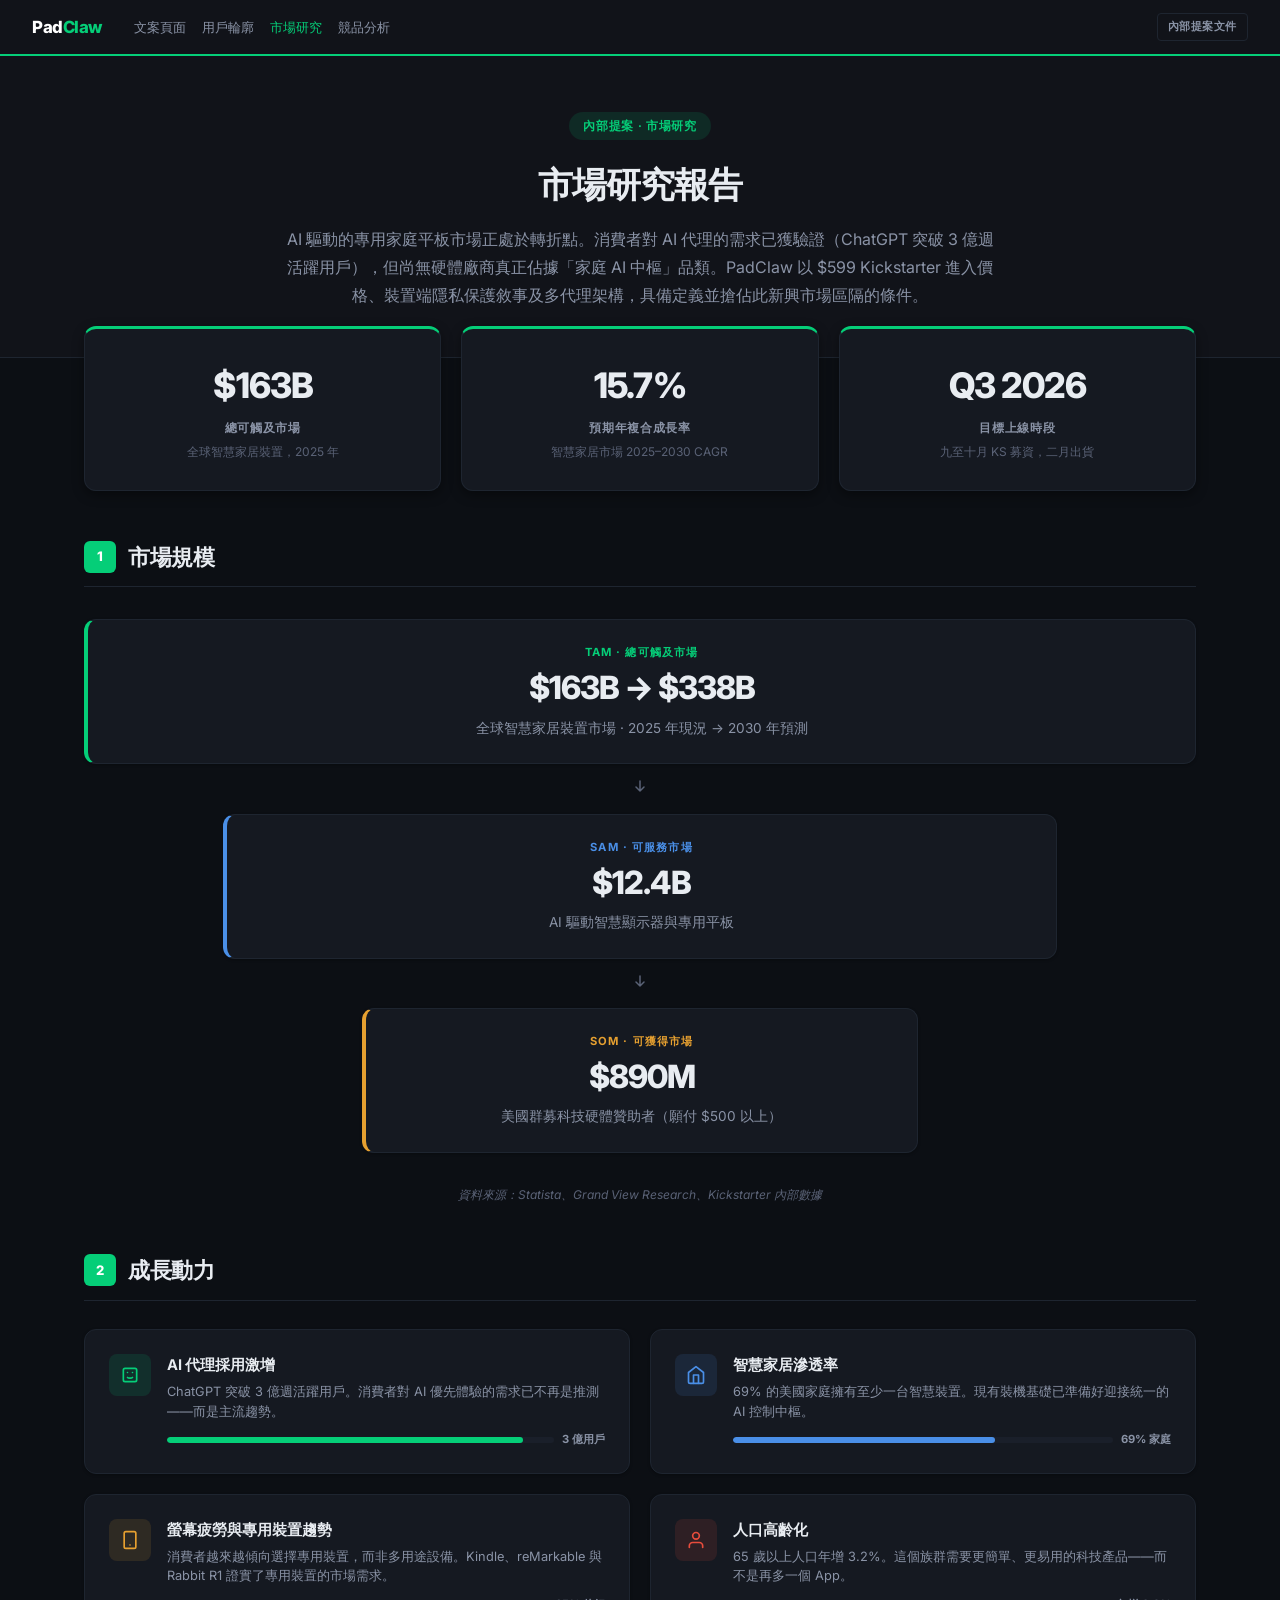
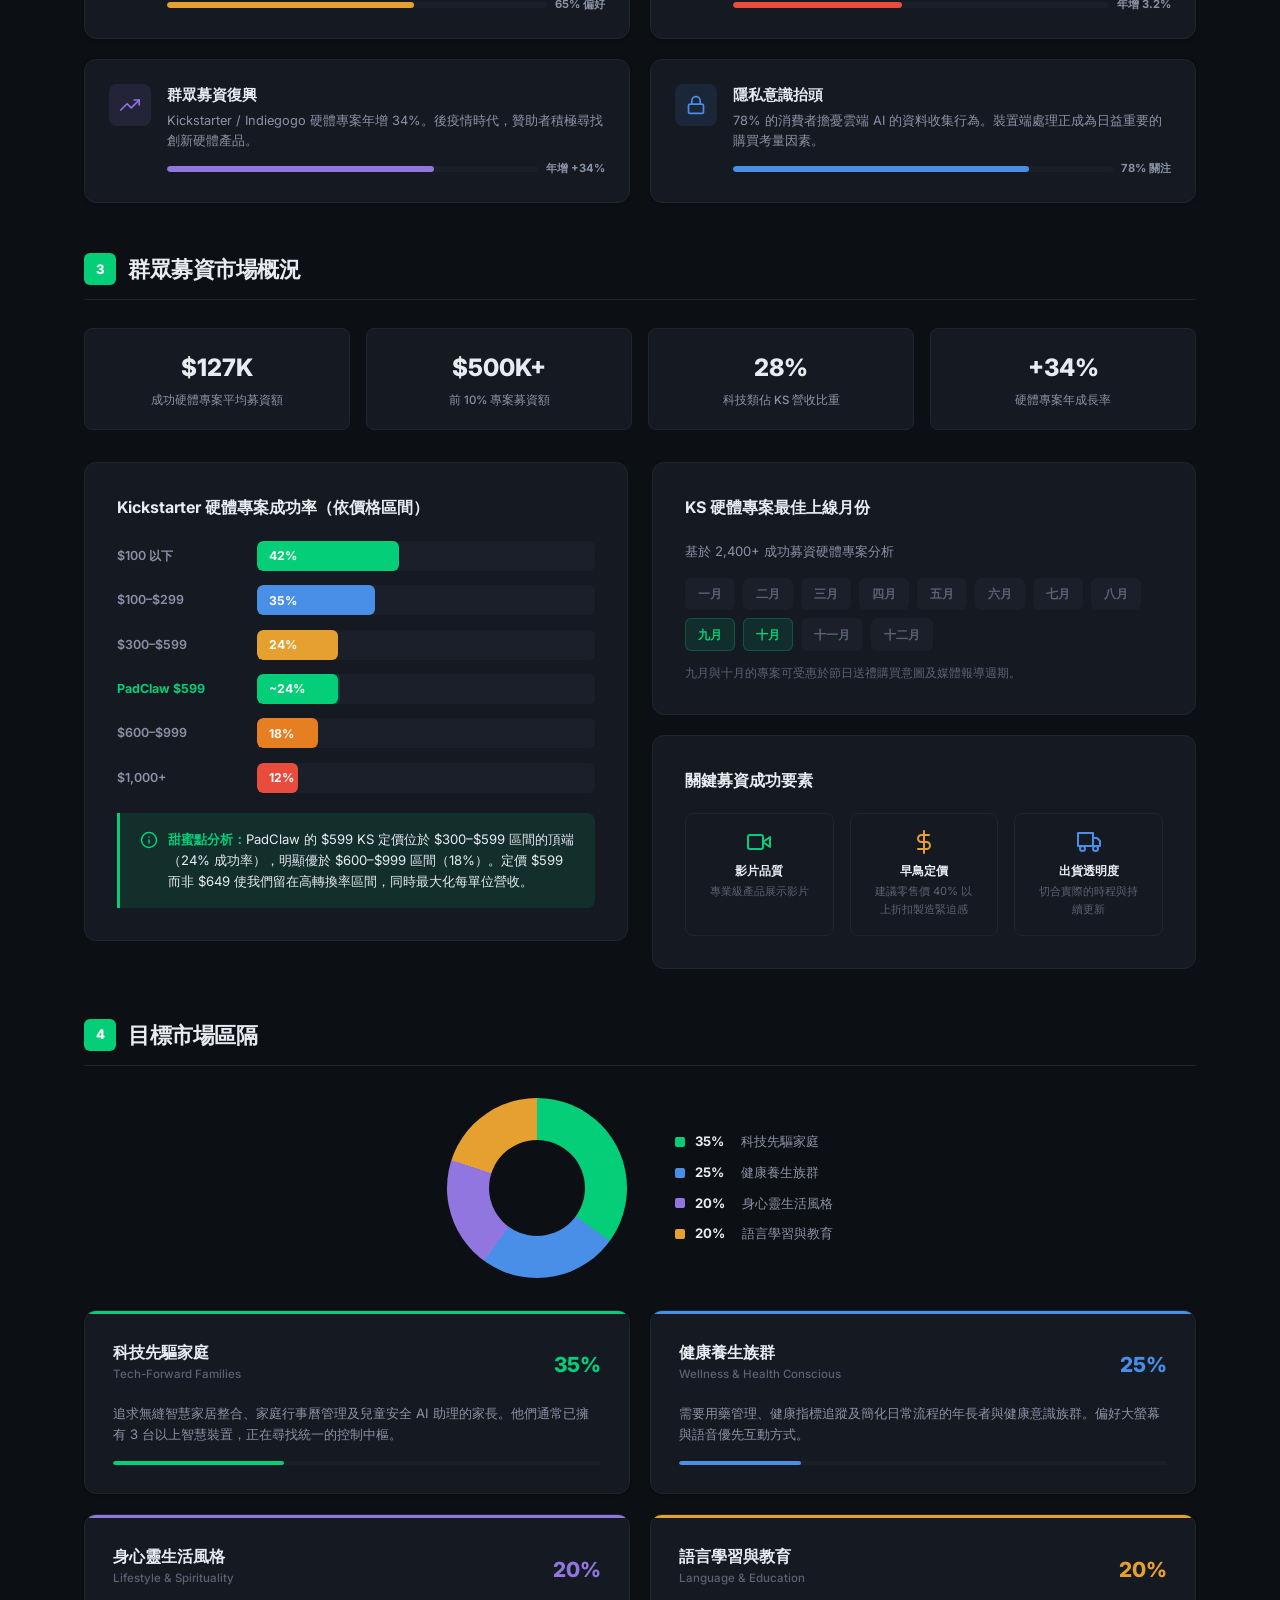
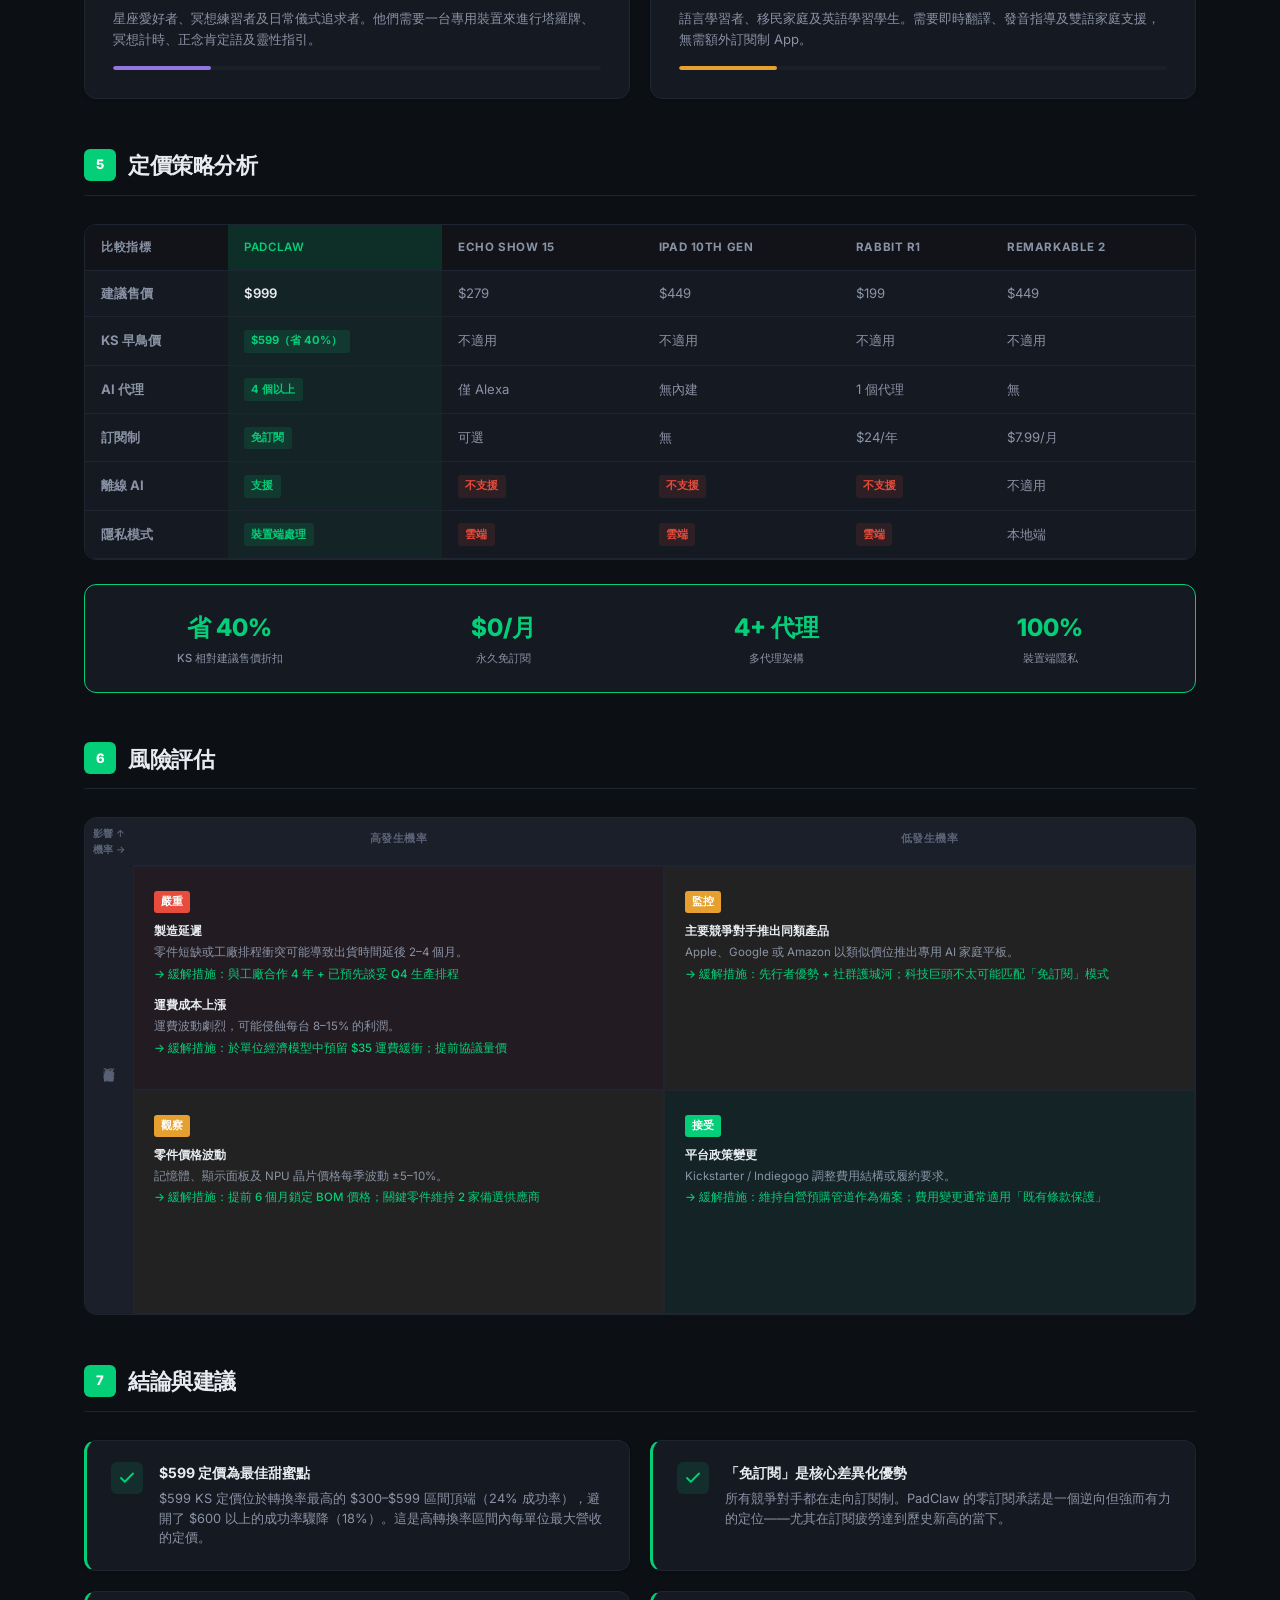
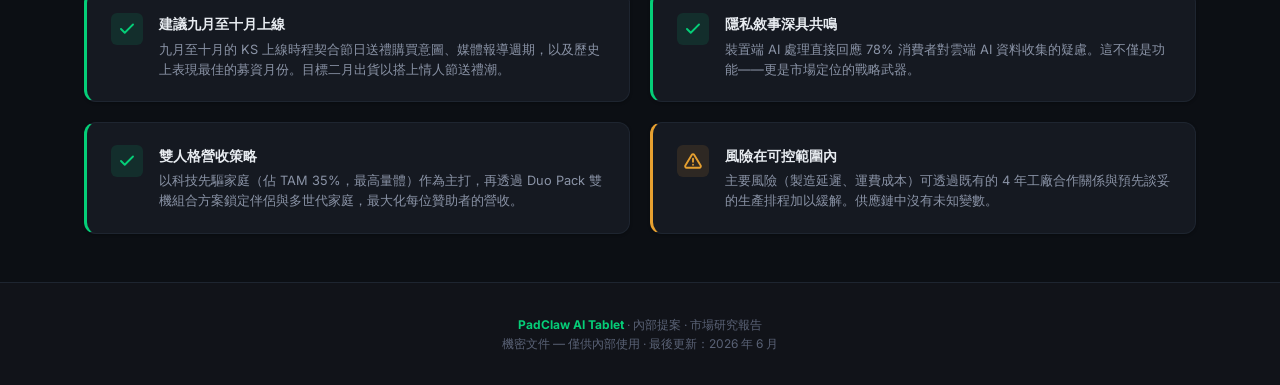
<file: market-research.html>
<!DOCTYPE html>
<html lang="zh-Hant">
<head>
<meta charset="UTF-8">
<meta name="viewport" content="width=device-width, initial-scale=1.0">
<title>PadClaw — 市場研究報告</title>
<link href="https://fonts.googleapis.com/css2?family=Inter:wght@300;400;500;600;700;800;900&display=swap" rel="stylesheet">
<style>
  *, *::before, *::after { box-sizing: border-box; margin: 0; padding: 0; }

  :root {
    --green: #05CE78;
    --green-dim: rgba(5,206,120,.12);
    --green-text: #04a862;
    --bg: #0c0f14;
    --card: #151921;
    --card-border: #1e2530;
    --surface: #1a1f2a;
    --text: #e8ecf1;
    --muted: #8a93a6;
    --dim: #5a6276;
    --danger: #e74c3c;
    --danger-dim: rgba(231,76,60,.12);
    --amber: #e6a030;
    --amber-dim: rgba(230,160,48,.12);
    --blue: #4a8fe7;
    --blue-dim: rgba(74,143,231,.12);
    --purple: #9176e0;
    --purple-dim: rgba(145,118,224,.12);
    --font: 'Inter', -apple-system, BlinkMacSystemFont, sans-serif;
    --shadow-sm: 0 1px 3px rgba(0,0,0,.3);
    --shadow-md: 0 4px 12px rgba(0,0,0,.4);
    --shadow-lg: 0 8px 30px rgba(0,0,0,.5);
    --radius: 12px;
    --radius-sm: 8px;
  }

  body {
    font-family: var(--font);
    background: var(--bg);
    color: var(--text);
    line-height: 1.6;
    -webkit-font-smoothing: antialiased;
  }

  /* ── Header ── */
  .site-header {
    background: #111319;
    padding: 0 2rem;
    display: flex;
    align-items: center;
    justify-content: space-between;
    height: 56px;
    position: sticky;
    top: 0;
    z-index: 100;
    border-bottom: 2px solid var(--green);
  }

  .header-left {
    display: flex;
    align-items: center;
    gap: 2rem;
  }

  .nav-brand {
    font-weight: 800;
    font-size: 1.05rem;
    color: #fff;
    letter-spacing: -0.5px;
    text-decoration: none;
  }

  .nav-brand span { color: var(--green); }

  .header-nav {
    display: flex;
    gap: 16px;
  }

  .header-nav a {
    color: var(--muted);
    text-decoration: none;
    font-size: .82rem;
    font-weight: 500;
    transition: color .2s;
  }

  .header-nav a:hover { color: var(--text); }

  .header-right {
    display: flex;
    align-items: center;
    gap: 1rem;
  }

  .doc-badge {
    font-size: .68rem;
    font-weight: 600;
    color: var(--muted);
    letter-spacing: .04em;
    border: 1px solid var(--card-border);
    padding: .25rem .65rem;
    border-radius: 4px;
  }

  /* ── Hero ── */
  .hero {
    background: #111319;
    color: #fff;
    padding: 3.5rem 2rem 3rem;
    text-align: center;
    border-bottom: 1px solid var(--card-border);
  }

  .hero-label {
    display: inline-block;
    background: var(--green-dim);
    color: var(--green);
    font-size: .72rem;
    font-weight: 700;
    padding: .3rem .9rem;
    border-radius: 20px;
    letter-spacing: .06em;
    margin-bottom: 1rem;
  }

  .hero h1 {
    font-size: 2.2rem;
    font-weight: 800;
    letter-spacing: -1px;
    margin-bottom: .75rem;
    color: var(--text);
  }

  .hero p {
    max-width: 720px;
    margin: 0 auto;
    color: var(--muted);
    font-size: 1rem;
    line-height: 1.75;
  }

  /* ── Container ── */
  .container {
    max-width: 1160px;
    margin: 0 auto;
    padding: 0 1.5rem;
  }

  /* ── Key Metrics ── */
  .metrics-row {
    display: grid;
    grid-template-columns: repeat(3, 1fr);
    gap: 1.25rem;
    margin: -2rem auto 3rem;
    position: relative;
    z-index: 2;
  }

  .metric-card {
    background: var(--card);
    border-radius: var(--radius);
    padding: 1.75rem;
    text-align: center;
    box-shadow: var(--shadow-md);
    border: 1px solid var(--card-border);
    border-top: 3px solid var(--green);
  }

  .metric-card .value {
    font-size: 2.2rem;
    font-weight: 800;
    color: var(--text);
    letter-spacing: -1px;
  }

  .metric-card .label {
    font-size: .78rem;
    font-weight: 600;
    color: var(--muted);
    text-transform: uppercase;
    letter-spacing: .05em;
    margin-top: .35rem;
  }

  .metric-card .sub {
    font-size: .75rem;
    color: var(--dim);
    margin-top: .25rem;
  }

  /* ── Section ── */
  .section {
    margin-bottom: 3rem;
  }

  .section-header {
    display: flex;
    align-items: center;
    gap: .75rem;
    margin-bottom: 1.75rem;
    padding-bottom: .75rem;
    border-bottom: 1px solid var(--card-border);
  }

  .section-number {
    background: var(--green);
    color: #fff;
    width: 32px;
    height: 32px;
    border-radius: 6px;
    display: flex;
    align-items: center;
    justify-content: center;
    font-weight: 800;
    font-size: .82rem;
    flex-shrink: 0;
  }

  .section-title {
    font-size: 1.4rem;
    font-weight: 800;
    color: var(--text);
    letter-spacing: -0.5px;
  }

  /* ── Funnel ── */
  .funnel-container {
    display: flex;
    flex-direction: column;
    align-items: center;
    gap: .75rem;
    margin: 2rem 0;
  }

  .funnel-step {
    background: var(--card);
    border-radius: var(--radius);
    padding: 1.5rem 2rem;
    text-align: center;
    box-shadow: var(--shadow-sm);
    border: 1px solid var(--card-border);
    position: relative;
    transition: transform .2s;
  }

  .funnel-step:hover { transform: translateY(-2px); box-shadow: var(--shadow-md); }

  .funnel-step.tam { width: 100%; border-left: 4px solid var(--green); }
  .funnel-step.sam { width: 75%; border-left: 4px solid var(--blue); }
  .funnel-step.som { width: 50%; border-left: 4px solid var(--amber); }

  .funnel-step .funnel-label {
    font-size: .7rem;
    font-weight: 700;
    text-transform: uppercase;
    letter-spacing: .1em;
  }

  .funnel-step.tam .funnel-label { color: var(--green); }
  .funnel-step.sam .funnel-label { color: var(--blue); }
  .funnel-step.som .funnel-label { color: var(--amber); }

  .funnel-step .funnel-value {
    font-size: 2rem;
    font-weight: 800;
    color: var(--text);
    letter-spacing: -1px;
  }

  .funnel-step .funnel-desc {
    font-size: .85rem;
    color: var(--muted);
    margin-top: .25rem;
  }

  .funnel-arrow {
    color: var(--dim);
    font-size: 1rem;
  }

  .funnel-source {
    font-size: .75rem;
    color: var(--dim);
    margin-top: 1rem;
    text-align: center;
    font-style: italic;
  }

  /* ── Growth Drivers ── */
  .drivers-grid {
    display: grid;
    grid-template-columns: repeat(2, 1fr);
    gap: 1.25rem;
  }

  .driver-card {
    background: var(--card);
    border-radius: var(--radius);
    padding: 1.5rem;
    box-shadow: var(--shadow-sm);
    border: 1px solid var(--card-border);
    display: flex;
    gap: 1rem;
  }

  .driver-icon {
    width: 42px;
    height: 42px;
    border-radius: 8px;
    display: flex;
    align-items: center;
    justify-content: center;
    flex-shrink: 0;
    background: var(--green-dim);
  }

  .driver-icon svg { width: 20px; height: 20px; }

  .driver-card:nth-child(2) .driver-icon { background: var(--blue-dim); }
  .driver-card:nth-child(3) .driver-icon { background: var(--amber-dim); }
  .driver-card:nth-child(4) .driver-icon { background: var(--danger-dim); }
  .driver-card:nth-child(5) .driver-icon { background: var(--purple-dim); }
  .driver-card:nth-child(6) .driver-icon { background: var(--blue-dim); }

  .driver-content h4 {
    font-size: .92rem;
    font-weight: 700;
    color: var(--text);
    margin-bottom: .25rem;
  }

  .driver-content p {
    font-size: .8rem;
    color: var(--muted);
    line-height: 1.55;
  }

  .driver-stat {
    display: flex;
    align-items: center;
    gap: .5rem;
    margin-top: .6rem;
  }

  .driver-bar-track {
    flex: 1;
    height: 6px;
    background: var(--surface);
    border-radius: 3px;
    overflow: hidden;
  }

  .driver-bar-fill {
    height: 100%;
    border-radius: 3px;
    background: var(--green);
    transition: width .6s ease;
  }

  .driver-card:nth-child(2) .driver-bar-fill { background: var(--blue); }
  .driver-card:nth-child(3) .driver-bar-fill { background: var(--amber); }
  .driver-card:nth-child(4) .driver-bar-fill { background: var(--danger); }
  .driver-card:nth-child(5) .driver-bar-fill { background: var(--purple); }
  .driver-card:nth-child(6) .driver-bar-fill { background: var(--blue); }

  .driver-stat-label {
    font-size: .7rem;
    font-weight: 700;
    color: var(--muted);
    white-space: nowrap;
  }

  /* ── Crowdfunding Stats ── */
  .cf-stats-grid {
    display: grid;
    grid-template-columns: repeat(4, 1fr);
    gap: 1rem;
    margin-bottom: 2rem;
  }

  .cf-stat-card {
    background: var(--card);
    border-radius: var(--radius-sm);
    padding: 1.25rem;
    text-align: center;
    border: 1px solid var(--card-border);
  }

  .cf-stat-card .cf-val {
    font-size: 1.5rem;
    font-weight: 800;
    color: var(--text);
  }

  .cf-stat-card .cf-label {
    font-size: .72rem;
    color: var(--muted);
    font-weight: 500;
    margin-top: .2rem;
  }

  /* ── Bar Chart ── */
  .bar-chart {
    background: var(--card);
    border-radius: var(--radius);
    padding: 2rem;
    border: 1px solid var(--card-border);
  }

  .bar-chart h4 {
    font-size: 1rem;
    font-weight: 700;
    color: var(--text);
    margin-bottom: 1.25rem;
  }

  .bar-row {
    display: flex;
    align-items: center;
    margin-bottom: .9rem;
  }

  .bar-label {
    width: 140px;
    font-size: .78rem;
    font-weight: 600;
    color: var(--muted);
    flex-shrink: 0;
  }

  .bar-track {
    flex: 1;
    height: 30px;
    background: var(--surface);
    border-radius: 6px;
    overflow: hidden;
    position: relative;
  }

  .bar-fill {
    height: 100%;
    border-radius: 6px;
    display: flex;
    align-items: center;
    padding-left: .75rem;
    font-size: .76rem;
    font-weight: 700;
    color: #fff;
    transition: width .6s ease;
  }

  .bar-row.highlight .bar-fill {
    background: var(--green) !important;
    box-shadow: 0 0 0 2px rgba(5,206,120,.2);
  }

  .bar-row.highlight .bar-label {
    color: var(--green);
    font-weight: 700;
  }

  .sweet-spot-note {
    margin-top: 1.25rem;
    background: var(--green-dim);
    border-left: 3px solid var(--green);
    border-radius: 0 var(--radius-sm) var(--radius-sm) 0;
    padding: 1rem 1.25rem;
    font-size: .82rem;
    color: var(--text);
    display: flex;
    align-items: flex-start;
    gap: .6rem;
  }

  .sweet-spot-note strong { color: var(--green); }

  .sweet-spot-note svg { flex-shrink: 0; margin-top: 2px; }

  /* ── Best Launch Months ── */
  .launch-months {
    display: flex;
    gap: .5rem;
    margin-top: 1rem;
    flex-wrap: wrap;
  }

  .month-tag {
    background: var(--surface);
    border-radius: 6px;
    padding: .35rem .75rem;
    font-size: .75rem;
    font-weight: 600;
    color: var(--dim);
    border: 1px solid transparent;
  }

  .month-tag.recommended {
    background: var(--green-dim);
    color: var(--green);
    border-color: rgba(5,206,120,.25);
  }

  /* ── Segments ── */
  .segments-grid {
    display: grid;
    grid-template-columns: repeat(2, 1fr);
    gap: 1.25rem;
  }

  .segment-card {
    background: var(--card);
    border-radius: var(--radius);
    padding: 1.75rem;
    border: 1px solid var(--card-border);
    box-shadow: var(--shadow-sm);
    position: relative;
    overflow: hidden;
  }

  .segment-card::before {
    content: '';
    position: absolute;
    top: 0;
    left: 0;
    right: 0;
    height: 3px;
  }

  .segment-card:nth-child(1)::before { background: var(--green); }
  .segment-card:nth-child(2)::before { background: var(--blue); }
  .segment-card:nth-child(3)::before { background: var(--purple); }
  .segment-card:nth-child(4)::before { background: var(--amber); }

  .segment-header {
    display: flex;
    align-items: center;
    justify-content: space-between;
    margin-bottom: .75rem;
  }

  .segment-name {
    font-size: 1.02rem;
    font-weight: 700;
    color: var(--text);
  }

  .segment-pct {
    font-size: 1.3rem;
    font-weight: 800;
  }

  .segment-card:nth-child(1) .segment-pct { color: var(--green); }
  .segment-card:nth-child(2) .segment-pct { color: var(--blue); }
  .segment-card:nth-child(3) .segment-pct { color: var(--purple); }
  .segment-card:nth-child(4) .segment-pct { color: var(--amber); }

  .segment-en {
    font-size: .72rem;
    font-weight: 500;
    color: var(--dim);
    margin-bottom: .5rem;
  }

  .segment-desc {
    font-size: .82rem;
    color: var(--muted);
    line-height: 1.6;
  }

  .segment-bar-bg {
    height: 4px;
    background: var(--surface);
    border-radius: 2px;
    margin-top: 1rem;
    overflow: hidden;
  }

  .segment-bar-fill { height: 100%; border-radius: 2px; }

  .segment-card:nth-child(1) .segment-bar-fill { background: var(--green); width: 35%; }
  .segment-card:nth-child(2) .segment-bar-fill { background: var(--blue); width: 25%; }
  .segment-card:nth-child(3) .segment-bar-fill { background: var(--purple); width: 20%; }
  .segment-card:nth-child(4) .segment-bar-fill { background: var(--amber); width: 20%; }

  /* ── Pie Chart (CSS) ── */
  .pie-container {
    display: flex;
    align-items: center;
    justify-content: center;
    gap: 3rem;
    margin: 2rem 0;
  }

  .css-pie {
    width: 180px;
    height: 180px;
    border-radius: 50%;
    background: conic-gradient(
      var(--green) 0deg 126deg,
      var(--blue) 126deg 216deg,
      var(--purple) 216deg 288deg,
      var(--amber) 288deg 360deg
    );
    position: relative;
  }

  .css-pie::after {
    content: '';
    position: absolute;
    inset: 42px;
    background: var(--bg);
    border-radius: 50%;
  }

  .pie-legend {
    display: flex;
    flex-direction: column;
    gap: .6rem;
  }

  .legend-item {
    display: flex;
    align-items: center;
    gap: .6rem;
    font-size: .82rem;
    color: var(--muted);
  }

  .legend-item strong { color: var(--text); }

  .legend-dot {
    width: 10px;
    height: 10px;
    border-radius: 2px;
    flex-shrink: 0;
  }

  .legend-item:nth-child(1) .legend-dot { background: var(--green); }
  .legend-item:nth-child(2) .legend-dot { background: var(--blue); }
  .legend-item:nth-child(3) .legend-dot { background: var(--purple); }
  .legend-item:nth-child(4) .legend-dot { background: var(--amber); }

  /* ── Comparison Table ── */
  .table-wrap {
    overflow-x: auto;
    -webkit-overflow-scrolling: touch;
    border-radius: var(--radius);
    border: 1px solid var(--card-border);
  }

  .comp-table {
    width: 100%;
    border-collapse: collapse;
    font-size: .82rem;
    background: var(--card);
  }

  .comp-table thead {
    background: #111319;
  }

  .comp-table th {
    padding: .85rem 1rem;
    text-align: left;
    font-weight: 700;
    font-size: .72rem;
    text-transform: uppercase;
    letter-spacing: .05em;
    white-space: nowrap;
    color: var(--muted);
    border-bottom: 1px solid var(--card-border);
  }

  .comp-table td {
    padding: .75rem 1rem;
    border-bottom: 1px solid var(--card-border);
    color: var(--muted);
  }

  .comp-table tbody tr:hover { background: var(--surface); }

  .comp-table .highlight-col {
    background: rgba(5,206,120,.06) !important;
    font-weight: 600;
    color: var(--text);
  }

  .comp-table thead .highlight-col {
    background: rgba(5,206,120,.15) !important;
    color: var(--green);
  }

  .badge-green {
    display: inline-block;
    background: var(--green-dim);
    color: var(--green);
    font-size: .7rem;
    font-weight: 700;
    padding: .15rem .45rem;
    border-radius: 3px;
  }

  .badge-red {
    display: inline-block;
    background: var(--danger-dim);
    color: var(--danger);
    font-size: .7rem;
    font-weight: 700;
    padding: .15rem .45rem;
    border-radius: 3px;
  }

  .value-highlight {
    background: var(--card);
    border-radius: var(--radius);
    padding: 1.5rem;
    margin-top: 1.5rem;
    border: 1px solid var(--green);
    display: flex;
    gap: 2rem;
    align-items: center;
    flex-wrap: wrap;
  }

  .vh-item {
    text-align: center;
    flex: 1;
    min-width: 130px;
  }

  .vh-item .vh-val {
    font-size: 1.5rem;
    font-weight: 800;
    color: var(--green);
  }

  .vh-item .vh-label {
    font-size: .7rem;
    color: var(--muted);
    font-weight: 500;
    margin-top: .15rem;
  }

  /* ── Risk Matrix ── */
  .risk-matrix {
    display: grid;
    grid-template-columns: auto 1fr 1fr;
    grid-template-rows: auto 1fr 1fr;
    gap: 0;
    margin: 1.5rem 0;
    background: var(--card);
    border-radius: var(--radius);
    border: 1px solid var(--card-border);
    overflow: hidden;
  }

  .risk-axis-label {
    font-size: .68rem;
    font-weight: 700;
    text-transform: uppercase;
    letter-spacing: .08em;
    color: var(--dim);
    display: flex;
    align-items: center;
    justify-content: center;
    padding: .75rem;
  }

  .risk-axis-y {
    writing-mode: vertical-lr;
    transform: rotate(180deg);
    background: var(--surface);
    grid-row: 2 / 4;
    grid-column: 1;
  }

  .risk-corner {
    background: var(--surface);
    grid-row: 1;
    grid-column: 1;
    display: flex;
    align-items: center;
    justify-content: center;
    font-size: .62rem;
    font-weight: 600;
    color: var(--dim);
    padding: .5rem;
  }

  .risk-col-header {
    background: var(--surface);
    grid-row: 1;
    padding: .75rem;
    font-size: .7rem;
    font-weight: 700;
    text-transform: uppercase;
    letter-spacing: .05em;
    color: var(--dim);
    text-align: center;
    border-bottom: 1px solid var(--card-border);
  }

  .risk-cell {
    padding: 1.25rem;
    border: 1px solid var(--card-border);
    min-height: 140px;
  }

  .risk-cell.high-high { background: rgba(231,76,60,.06); }
  .risk-cell.high-low { background: rgba(230,160,48,.06); }
  .risk-cell.low-high { background: rgba(230,160,48,.06); }
  .risk-cell.low-low { background: rgba(5,206,120,.06); }

  .risk-tag {
    display: inline-block;
    font-size: .68rem;
    font-weight: 700;
    padding: .15rem .45rem;
    border-radius: 3px;
    margin-bottom: .5rem;
  }

  .risk-tag.critical { background: var(--danger); color: #fff; }
  .risk-tag.warning { background: var(--amber); color: #fff; }
  .risk-tag.low { background: var(--green); color: #fff; }

  .risk-item { margin-bottom: .75rem; }

  .risk-item h5 {
    font-size: .78rem;
    font-weight: 700;
    color: var(--text);
    margin-bottom: .2rem;
  }

  .risk-item p {
    font-size: .72rem;
    color: var(--muted);
    line-height: 1.5;
  }

  .risk-mitigation {
    font-size: .72rem;
    color: var(--green);
    margin-top: .2rem;
    font-weight: 500;
  }

  .risk-mitigation::before { content: '-> '; }

  /* ── Conclusions ── */
  .conclusions-grid {
    display: grid;
    grid-template-columns: repeat(2, 1fr);
    gap: 1.25rem;
  }

  .conclusion-card {
    background: var(--card);
    border-radius: var(--radius);
    padding: 1.35rem 1.5rem;
    border: 1px solid var(--card-border);
    display: flex;
    gap: 1rem;
    align-items: flex-start;
    box-shadow: var(--shadow-sm);
  }

  .conclusion-card.recommend { border-left: 3px solid var(--green); }
  .conclusion-card.risk { border-left: 3px solid var(--amber); }

  .conclusion-icon {
    width: 32px;
    height: 32px;
    border-radius: 6px;
    display: flex;
    align-items: center;
    justify-content: center;
    flex-shrink: 0;
  }

  .conclusion-icon svg { width: 18px; height: 18px; }

  .recommend .conclusion-icon { background: var(--green-dim); }
  .risk .conclusion-icon { background: var(--amber-dim); }

  .conclusion-card h4 {
    font-size: .88rem;
    font-weight: 700;
    color: var(--text);
    margin-bottom: .25rem;
  }

  .conclusion-card p {
    font-size: .8rem;
    color: var(--muted);
    line-height: 1.55;
  }

  /* ── Success Factors ── */
  .success-factors {
    display: grid;
    grid-template-columns: repeat(3, 1fr);
    gap: 1rem;
    margin-top: 1.5rem;
  }

  .sf-item {
    background: var(--card);
    border-radius: var(--radius-sm);
    padding: 1rem 1.25rem;
    border: 1px solid var(--card-border);
    text-align: center;
  }

  .sf-item .sf-icon {
    margin-bottom: .4rem;
    display: flex;
    align-items: center;
    justify-content: center;
  }

  .sf-item .sf-icon svg { width: 24px; height: 24px; }

  .sf-item .sf-label {
    font-size: .78rem;
    font-weight: 600;
    color: var(--text);
  }

  .sf-item .sf-desc {
    font-size: .7rem;
    color: var(--dim);
    margin-top: .15rem;
  }

  /* ── Footer ── */
  footer {
    background: #111319;
    color: var(--dim);
    text-align: center;
    padding: 2rem;
    font-size: .75rem;
    margin-top: 3rem;
    border-top: 1px solid var(--card-border);
  }

  footer strong { color: var(--green); }

  /* ── Responsive ── */
  @media (max-width: 768px) {
    .metrics-row { grid-template-columns: 1fr; }
    .drivers-grid { grid-template-columns: 1fr; }
    .segments-grid { grid-template-columns: 1fr; }
    .conclusions-grid { grid-template-columns: 1fr; }
    .cf-stats-grid { grid-template-columns: repeat(2, 1fr); }
    .success-factors { grid-template-columns: 1fr; }
    .pie-container { flex-direction: column; }
    .hero h1 { font-size: 1.6rem; }
    .value-highlight { flex-direction: column; gap: 1rem; }
    .site-header { padding: 0 1rem; }
    .header-nav a { font-size: .72rem; }
    .risk-matrix { font-size: .75rem; }
    .header-left { gap: 1rem; }
  }

  /* ── Print ── */
  @media print {
    .site-header { position: static; }
    .hero { padding: 2rem; }
    .section { break-inside: avoid; }
    body { background: #fff; color: #333; }
  }

  /* ── Layout helpers ── */
  .two-col {
    display: grid;
    grid-template-columns: 1fr 1fr;
    gap: 1.5rem;
    align-items: start;
  }

  @media (max-width: 768px) {
    .two-col { grid-template-columns: 1fr; }
  }
</style>
</head>
<body>

<!-- Header -->
<header class="site-header">
  <div class="header-left">
    <a class="nav-brand" href="index.html">Pad<span>Claw</span></a>
    <nav class="header-nav" style="display:flex;gap:16px;">
      <a href="index.html">文案頁面</a>
      <a href="personas.html">用戶輪廓</a>
      <a href="market-research.html" style="color:var(--green)">市場研究</a>
      <a href="competitors.html">競品分析</a>
    </nav>
  </div>
  <div class="header-right">
    <span class="doc-badge">內部提案文件</span>
  </div>
</header>

<!-- Hero -->
<div class="hero">
  <div class="hero-label">內部提案 · 市場研究</div>
  <h1>市場研究報告</h1>
  <p>AI 驅動的專用家庭平板市場正處於轉折點。消費者對 AI 代理的需求已獲驗證（ChatGPT 突破 3 億週活躍用戶），但尚無硬體廠商真正佔據「家庭 AI 中樞」品類。PadClaw 以 $599 Kickstarter 進入價格、裝置端隱私保護敘事及多代理架構，具備定義並搶佔此新興市場區隔的條件。</p>
</div>

<!-- Key Metrics -->
<div class="container">
  <div class="metrics-row">
    <div class="metric-card">
      <div class="value">$163B</div>
      <div class="label">總可觸及市場</div>
      <div class="sub">全球智慧家居裝置，2025 年</div>
    </div>
    <div class="metric-card">
      <div class="value">15.7%</div>
      <div class="label">預期年複合成長率</div>
      <div class="sub">智慧家居市場 2025–2030 CAGR</div>
    </div>
    <div class="metric-card">
      <div class="value">Q3 2026</div>
      <div class="label">目標上線時段</div>
      <div class="sub">九至十月 KS 募資，二月出貨</div>
    </div>
  </div>

  <!-- Section 1: Executive Summary / Market Sizing -->
  <div class="section">
    <div class="section-header">
      <div class="section-number">1</div>
      <h2 class="section-title">市場規模</h2>
    </div>

    <div class="funnel-container">
      <div class="funnel-step tam">
        <div class="funnel-label">TAM · 總可觸及市場</div>
        <div class="funnel-value">$163B → $338B</div>
        <div class="funnel-desc">全球智慧家居裝置市場 · 2025 年現況 → 2030 年預測</div>
      </div>
      <div class="funnel-arrow">
        <svg width="16" height="16" viewBox="0 0 16 16" fill="none"><path d="M8 3v10M4 9l4 4 4-4" stroke="currentColor" stroke-width="1.5" stroke-linecap="round" stroke-linejoin="round"/></svg>
      </div>
      <div class="funnel-step sam">
        <div class="funnel-label">SAM · 可服務市場</div>
        <div class="funnel-value">$12.4B</div>
        <div class="funnel-desc">AI 驅動智慧顯示器與專用平板</div>
      </div>
      <div class="funnel-arrow">
        <svg width="16" height="16" viewBox="0 0 16 16" fill="none"><path d="M8 3v10M4 9l4 4 4-4" stroke="currentColor" stroke-width="1.5" stroke-linecap="round" stroke-linejoin="round"/></svg>
      </div>
      <div class="funnel-step som">
        <div class="funnel-label">SOM · 可獲得市場</div>
        <div class="funnel-value">$890M</div>
        <div class="funnel-desc">美國群募科技硬體贊助者（願付 $500 以上）</div>
      </div>
    </div>
    <p class="funnel-source">資料來源：Statista、Grand View Research、Kickstarter 內部數據</p>
  </div>

  <!-- Section 2: Growth Drivers -->
  <div class="section">
    <div class="section-header">
      <div class="section-number">2</div>
      <h2 class="section-title">成長動力</h2>
    </div>

    <div class="drivers-grid">
      <div class="driver-card">
        <div class="driver-icon">
          <svg viewBox="0 0 24 24" fill="none" stroke="var(--green)" stroke-width="2" stroke-linecap="round" stroke-linejoin="round"><rect x="4" y="4" width="16" height="16" rx="2"/><path d="M9 9h.01M15 9h.01M9 15c1 1 5 1 6 0"/></svg>
        </div>
        <div class="driver-content">
          <h4>AI 代理採用激增</h4>
          <p>ChatGPT 突破 3 億週活躍用戶。消費者對 AI 優先體驗的需求已不再是推測——而是主流趨勢。</p>
          <div class="driver-stat">
            <div class="driver-bar-track"><div class="driver-bar-fill" style="width:92%"></div></div>
            <span class="driver-stat-label">3 億用戶</span>
          </div>
        </div>
      </div>

      <div class="driver-card">
        <div class="driver-icon">
          <svg viewBox="0 0 24 24" fill="none" stroke="var(--blue)" stroke-width="2" stroke-linecap="round" stroke-linejoin="round"><path d="M3 9l9-7 9 7v11a2 2 0 01-2 2H5a2 2 0 01-2-2V9z"/><polyline points="9 22 9 12 15 12 15 22"/></svg>
        </div>
        <div class="driver-content">
          <h4>智慧家居滲透率</h4>
          <p>69% 的美國家庭擁有至少一台智慧裝置。現有裝機基礎已準備好迎接統一的 AI 控制中樞。</p>
          <div class="driver-stat">
            <div class="driver-bar-track"><div class="driver-bar-fill" style="width:69%"></div></div>
            <span class="driver-stat-label">69% 家庭</span>
          </div>
        </div>
      </div>

      <div class="driver-card">
        <div class="driver-icon">
          <svg viewBox="0 0 24 24" fill="none" stroke="var(--amber)" stroke-width="2" stroke-linecap="round" stroke-linejoin="round"><rect x="5" y="2" width="14" height="20" rx="2" ry="2"/><line x1="12" y1="18" x2="12.01" y2="18"/></svg>
        </div>
        <div class="driver-content">
          <h4>螢幕疲勞與專用裝置趨勢</h4>
          <p>消費者越來越傾向選擇專用裝置，而非多用途設備。Kindle、reMarkable 與 Rabbit R1 證實了專用裝置的市場需求。</p>
          <div class="driver-stat">
            <div class="driver-bar-track"><div class="driver-bar-fill" style="width:65%"></div></div>
            <span class="driver-stat-label">65% 偏好</span>
          </div>
        </div>
      </div>

      <div class="driver-card">
        <div class="driver-icon">
          <svg viewBox="0 0 24 24" fill="none" stroke="var(--danger)" stroke-width="2" stroke-linecap="round" stroke-linejoin="round"><path d="M20 21v-2a4 4 0 00-4-4H8a4 4 0 00-4 4v2"/><circle cx="12" cy="7" r="4"/></svg>
        </div>
        <div class="driver-content">
          <h4>人口高齡化</h4>
          <p>65 歲以上人口年增 3.2%。這個族群需要更簡單、更易用的科技產品——而不是再多一個 App。</p>
          <div class="driver-stat">
            <div class="driver-bar-track"><div class="driver-bar-fill" style="width:45%"></div></div>
            <span class="driver-stat-label">年增 3.2%</span>
          </div>
        </div>
      </div>

      <div class="driver-card">
        <div class="driver-icon">
          <svg viewBox="0 0 24 24" fill="none" stroke="var(--purple)" stroke-width="2" stroke-linecap="round" stroke-linejoin="round"><polyline points="23 6 13.5 15.5 8.5 10.5 1 18"/><polyline points="17 6 23 6 23 12"/></svg>
        </div>
        <div class="driver-content">
          <h4>群眾募資復興</h4>
          <p>Kickstarter / Indiegogo 硬體專案年增 34%。後疫情時代，贊助者積極尋找創新硬體產品。</p>
          <div class="driver-stat">
            <div class="driver-bar-track"><div class="driver-bar-fill" style="width:72%"></div></div>
            <span class="driver-stat-label">年增 +34%</span>
          </div>
        </div>
      </div>

      <div class="driver-card">
        <div class="driver-icon">
          <svg viewBox="0 0 24 24" fill="none" stroke="var(--blue)" stroke-width="2" stroke-linecap="round" stroke-linejoin="round"><rect x="3" y="11" width="18" height="11" rx="2" ry="2"/><path d="M7 11V7a5 5 0 0110 0v4"/></svg>
        </div>
        <div class="driver-content">
          <h4>隱私意識抬頭</h4>
          <p>78% 的消費者擔憂雲端 AI 的資料收集行為。裝置端處理正成為日益重要的購買考量因素。</p>
          <div class="driver-stat">
            <div class="driver-bar-track"><div class="driver-bar-fill" style="width:78%"></div></div>
            <span class="driver-stat-label">78% 關注</span>
          </div>
        </div>
      </div>
    </div>
  </div>

  <!-- Section 3: Crowdfunding Landscape -->
  <div class="section">
    <div class="section-header">
      <div class="section-number">3</div>
      <h2 class="section-title">群眾募資市場概況</h2>
    </div>

    <div class="cf-stats-grid">
      <div class="cf-stat-card">
        <div class="cf-val">$127K</div>
        <div class="cf-label">成功硬體專案平均募資額</div>
      </div>
      <div class="cf-stat-card">
        <div class="cf-val">$500K+</div>
        <div class="cf-label">前 10% 專案募資額</div>
      </div>
      <div class="cf-stat-card">
        <div class="cf-val">28%</div>
        <div class="cf-label">科技類佔 KS 營收比重</div>
      </div>
      <div class="cf-stat-card">
        <div class="cf-val">+34%</div>
        <div class="cf-label">硬體專案年成長率</div>
      </div>
    </div>

    <div class="two-col">
      <div class="bar-chart">
        <h4>Kickstarter 硬體專案成功率（依價格區間）</h4>
        <div class="bar-row">
          <div class="bar-label">$100 以下</div>
          <div class="bar-track"><div class="bar-fill" style="width:42%; background:var(--green)">42%</div></div>
        </div>
        <div class="bar-row">
          <div class="bar-label">$100–$299</div>
          <div class="bar-track"><div class="bar-fill" style="width:35%; background:var(--blue)">35%</div></div>
        </div>
        <div class="bar-row">
          <div class="bar-label">$300–$599</div>
          <div class="bar-track"><div class="bar-fill" style="width:24%; background:var(--amber)">24%</div></div>
        </div>
        <div class="bar-row highlight">
          <div class="bar-label">PadClaw $599</div>
          <div class="bar-track"><div class="bar-fill" style="width:24%; background:var(--green)">~24%</div></div>
        </div>
        <div class="bar-row">
          <div class="bar-label">$600–$999</div>
          <div class="bar-track"><div class="bar-fill" style="width:18%; background:#e67e22">18%</div></div>
        </div>
        <div class="bar-row">
          <div class="bar-label">$1,000+</div>
          <div class="bar-track"><div class="bar-fill" style="width:12%; background:var(--danger)">12%</div></div>
        </div>

        <div class="sweet-spot-note">
          <svg width="18" height="18" viewBox="0 0 24 24" fill="none" stroke="var(--green)" stroke-width="2" stroke-linecap="round" stroke-linejoin="round"><circle cx="12" cy="12" r="10"/><line x1="12" y1="16" x2="12" y2="12"/><line x1="12" y1="8" x2="12.01" y2="8"/></svg>
          <div><strong>甜蜜點分析：</strong>PadClaw 的 $599 KS 定價位於 $300–$599 區間的頂端（24% 成功率），明顯優於 $600–$999 區間（18%）。定價 $599 而非 $649 使我們留在高轉換率區間，同時最大化每單位營收。</div>
        </div>
      </div>

      <div>
        <div class="bar-chart" style="margin-bottom:1.25rem">
          <h4>KS 硬體專案最佳上線月份</h4>
          <p style="font-size:.82rem; color:var(--muted); margin-bottom:1rem;">基於 2,400+ 成功募資硬體專案分析</p>
          <div class="launch-months">
            <span class="month-tag">一月</span>
            <span class="month-tag">二月</span>
            <span class="month-tag">三月</span>
            <span class="month-tag">四月</span>
            <span class="month-tag">五月</span>
            <span class="month-tag">六月</span>
            <span class="month-tag">七月</span>
            <span class="month-tag">八月</span>
            <span class="month-tag recommended">九月</span>
            <span class="month-tag recommended">十月</span>
            <span class="month-tag">十一月</span>
            <span class="month-tag">十二月</span>
          </div>
          <p style="font-size:.75rem; color:var(--dim); margin-top:.75rem">九月與十月的專案可受惠於節日送禮購買意圖及媒體報導週期。</p>
        </div>

        <div class="bar-chart">
          <h4>關鍵募資成功要素</h4>
          <div class="success-factors" style="margin-top:.75rem">
            <div class="sf-item">
              <div class="sf-icon">
                <svg viewBox="0 0 24 24" fill="none" stroke="var(--green)" stroke-width="2" stroke-linecap="round" stroke-linejoin="round"><polygon points="23 7 16 12 23 17 23 7"/><rect x="1" y="5" width="15" height="14" rx="2" ry="2"/></svg>
              </div>
              <div class="sf-label">影片品質</div>
              <div class="sf-desc">專業級產品展示影片</div>
            </div>
            <div class="sf-item">
              <div class="sf-icon">
                <svg viewBox="0 0 24 24" fill="none" stroke="var(--amber)" stroke-width="2" stroke-linecap="round" stroke-linejoin="round"><line x1="12" y1="1" x2="12" y2="23"/><path d="M17 5H9.5a3.5 3.5 0 000 7h5a3.5 3.5 0 010 7H6"/></svg>
              </div>
              <div class="sf-label">早鳥定價</div>
              <div class="sf-desc">建議零售價 40% 以上折扣製造緊迫感</div>
            </div>
            <div class="sf-item">
              <div class="sf-icon">
                <svg viewBox="0 0 24 24" fill="none" stroke="var(--blue)" stroke-width="2" stroke-linecap="round" stroke-linejoin="round"><rect x="1" y="3" width="15" height="13"/><polygon points="16 8 20 8 23 11 23 16 16 16 16 8"/><circle cx="5.5" cy="18.5" r="2.5"/><circle cx="18.5" cy="18.5" r="2.5"/></svg>
              </div>
              <div class="sf-label">出貨透明度</div>
              <div class="sf-desc">切合實際的時程與持續更新</div>
            </div>
          </div>
        </div>
      </div>
    </div>
  </div>

  <!-- Section 4: Target Market Segments -->
  <div class="section">
    <div class="section-header">
      <div class="section-number">4</div>
      <h2 class="section-title">目標市場區隔</h2>
    </div>

    <div class="pie-container">
      <div class="css-pie"></div>
      <div class="pie-legend">
        <div class="legend-item"><div class="legend-dot"></div><strong>35%</strong>&nbsp; 科技先驅家庭</div>
        <div class="legend-item"><div class="legend-dot"></div><strong>25%</strong>&nbsp; 健康養生族群</div>
        <div class="legend-item"><div class="legend-dot"></div><strong>20%</strong>&nbsp; 身心靈生活風格</div>
        <div class="legend-item"><div class="legend-dot"></div><strong>20%</strong>&nbsp; 語言學習與教育</div>
      </div>
    </div>

    <div class="segments-grid">
      <div class="segment-card">
        <div class="segment-header">
          <div>
            <div class="segment-name">科技先驅家庭</div>
            <div class="segment-en">Tech-Forward Families</div>
          </div>
          <div class="segment-pct">35%</div>
        </div>
        <div class="segment-desc">追求無縫智慧家居整合、家庭行事曆管理及兒童安全 AI 助理的家長。他們通常已擁有 3 台以上智慧裝置，正在尋找統一的控制中樞。</div>
        <div class="segment-bar-bg"><div class="segment-bar-fill"></div></div>
      </div>

      <div class="segment-card">
        <div class="segment-header">
          <div>
            <div class="segment-name">健康養生族群</div>
            <div class="segment-en">Wellness &amp; Health Conscious</div>
          </div>
          <div class="segment-pct">25%</div>
        </div>
        <div class="segment-desc">需要用藥管理、健康指標追蹤及簡化日常流程的年長者與健康意識族群。偏好大螢幕與語音優先互動方式。</div>
        <div class="segment-bar-bg"><div class="segment-bar-fill"></div></div>
      </div>

      <div class="segment-card">
        <div class="segment-header">
          <div>
            <div class="segment-name">身心靈生活風格</div>
            <div class="segment-en">Lifestyle &amp; Spirituality</div>
          </div>
          <div class="segment-pct">20%</div>
        </div>
        <div class="segment-desc">星座愛好者、冥想練習者及日常儀式追求者。他們需要一台專用裝置來進行塔羅牌、冥想計時、正念肯定語及靈性指引。</div>
        <div class="segment-bar-bg"><div class="segment-bar-fill"></div></div>
      </div>

      <div class="segment-card">
        <div class="segment-header">
          <div>
            <div class="segment-name">語言學習與教育</div>
            <div class="segment-en">Language &amp; Education</div>
          </div>
          <div class="segment-pct">20%</div>
        </div>
        <div class="segment-desc">語言學習者、移民家庭及英語學習學生。需要即時翻譯、發音指導及雙語家庭支援，無需額外訂閱制 App。</div>
        <div class="segment-bar-bg"><div class="segment-bar-fill"></div></div>
      </div>
    </div>
  </div>

  <!-- Section 5: Pricing Strategy -->
  <div class="section">
    <div class="section-header">
      <div class="section-number">5</div>
      <h2 class="section-title">定價策略分析</h2>
    </div>

    <div class="table-wrap">
      <table class="comp-table">
        <thead>
          <tr>
            <th>比較指標</th>
            <th class="highlight-col">PadClaw</th>
            <th>Echo Show 15</th>
            <th>iPad 10th Gen</th>
            <th>Rabbit R1</th>
            <th>reMarkable 2</th>
          </tr>
        </thead>
        <tbody>
          <tr>
            <td><strong>建議售價</strong></td>
            <td class="highlight-col">$999</td>
            <td>$279</td>
            <td>$449</td>
            <td>$199</td>
            <td>$449</td>
          </tr>
          <tr>
            <td><strong>KS 早鳥價</strong></td>
            <td class="highlight-col"><span class="badge-green">$599（省 40%）</span></td>
            <td>不適用</td>
            <td>不適用</td>
            <td>不適用</td>
            <td>不適用</td>
          </tr>
          <tr>
            <td><strong>AI 代理</strong></td>
            <td class="highlight-col"><span class="badge-green">4 個以上</span></td>
            <td>僅 Alexa</td>
            <td>無內建</td>
            <td>1 個代理</td>
            <td>無</td>
          </tr>
          <tr>
            <td><strong>訂閱制</strong></td>
            <td class="highlight-col"><span class="badge-green">免訂閱</span></td>
            <td>可選</td>
            <td>無</td>
            <td>$24/年</td>
            <td>$7.99/月</td>
          </tr>
          <tr>
            <td><strong>離線 AI</strong></td>
            <td class="highlight-col"><span class="badge-green">支援</span></td>
            <td><span class="badge-red">不支援</span></td>
            <td><span class="badge-red">不支援</span></td>
            <td><span class="badge-red">不支援</span></td>
            <td>不適用</td>
          </tr>
          <tr>
            <td><strong>隱私模式</strong></td>
            <td class="highlight-col"><span class="badge-green">裝置端處理</span></td>
            <td><span class="badge-red">雲端</span></td>
            <td><span class="badge-red">雲端</span></td>
            <td><span class="badge-red">雲端</span></td>
            <td>本地端</td>
          </tr>
        </tbody>
      </table>
    </div>

    <div class="value-highlight">
      <div class="vh-item">
        <div class="vh-val">省 40%</div>
        <div class="vh-label">KS 相對建議售價折扣</div>
      </div>
      <div class="vh-item">
        <div class="vh-val">$0/月</div>
        <div class="vh-label">永久免訂閱</div>
      </div>
      <div class="vh-item">
        <div class="vh-val">4+ 代理</div>
        <div class="vh-label">多代理架構</div>
      </div>
      <div class="vh-item">
        <div class="vh-val">100%</div>
        <div class="vh-label">裝置端隱私</div>
      </div>
    </div>
  </div>

  <!-- Section 6: Risk Assessment -->
  <div class="section">
    <div class="section-header">
      <div class="section-number">6</div>
      <h2 class="section-title">風險評估</h2>
    </div>

    <div class="risk-matrix">
      <!-- Corner -->
      <div class="risk-corner">影響 ↑<br>機率 →</div>
      <!-- Column Headers -->
      <div class="risk-col-header">高發生機率</div>
      <div class="risk-col-header">低發生機率</div>

      <!-- Y-axis -->
      <div class="risk-axis-label risk-axis-y">影響程度</div>

      <!-- High Impact, High Probability -->
      <div class="risk-cell high-high">
        <span class="risk-tag critical">嚴重</span>
        <div class="risk-item">
          <h5>製造延遲</h5>
          <p>零件短缺或工廠排程衝突可能導致出貨時間延後 2–4 個月。</p>
          <div class="risk-mitigation">緩解措施：與工廠合作 4 年 + 已預先談妥 Q4 生產排程</div>
        </div>
        <div class="risk-item">
          <h5>運費成本上漲</h5>
          <p>運費波動劇烈，可能侵蝕每台 8–15% 的利潤。</p>
          <div class="risk-mitigation">緩解措施：於單位經濟模型中預留 $35 運費緩衝；提前協議量價</div>
        </div>
      </div>

      <!-- High Impact, Low Probability -->
      <div class="risk-cell high-low">
        <span class="risk-tag warning">監控</span>
        <div class="risk-item">
          <h5>主要競爭對手推出同類產品</h5>
          <p>Apple、Google 或 Amazon 以類似價位推出專用 AI 家庭平板。</p>
          <div class="risk-mitigation">緩解措施：先行者優勢 + 社群護城河；科技巨頭不太可能匹配「免訂閱」模式</div>
        </div>
      </div>

      <!-- Low Impact, High Probability -->
      <div class="risk-cell low-high">
        <span class="risk-tag warning">觀察</span>
        <div class="risk-item">
          <h5>零件價格波動</h5>
          <p>記憶體、顯示面板及 NPU 晶片價格每季波動 ±5–10%。</p>
          <div class="risk-mitigation">緩解措施：提前 6 個月鎖定 BOM 價格；關鍵零件維持 2 家備選供應商</div>
        </div>
      </div>

      <!-- Low Impact, Low Probability -->
      <div class="risk-cell low-low">
        <span class="risk-tag low">接受</span>
        <div class="risk-item">
          <h5>平台政策變更</h5>
          <p>Kickstarter / Indiegogo 調整費用結構或履約要求。</p>
          <div class="risk-mitigation">緩解措施：維持自營預購管道作為備案；費用變更通常適用「既有條款保護」</div>
        </div>
      </div>
    </div>
  </div>

  <!-- Section 7: Conclusions & Recommendations -->
  <div class="section">
    <div class="section-header">
      <div class="section-number">7</div>
      <h2 class="section-title">結論與建議</h2>
    </div>

    <div class="conclusions-grid">
      <div class="conclusion-card recommend">
        <div class="conclusion-icon">
          <svg viewBox="0 0 24 24" fill="none" stroke="var(--green)" stroke-width="2.5" stroke-linecap="round" stroke-linejoin="round"><polyline points="20 6 9 17 4 12"/></svg>
        </div>
        <div>
          <h4>$599 定價為最佳甜蜜點</h4>
          <p>$599 KS 定價位於轉換率最高的 $300–$599 區間頂端（24% 成功率），避開了 $600 以上的成功率驟降（18%）。這是高轉換率區間內每單位最大營收的定價。</p>
        </div>
      </div>

      <div class="conclusion-card recommend">
        <div class="conclusion-icon">
          <svg viewBox="0 0 24 24" fill="none" stroke="var(--green)" stroke-width="2.5" stroke-linecap="round" stroke-linejoin="round"><polyline points="20 6 9 17 4 12"/></svg>
        </div>
        <div>
          <h4>「免訂閱」是核心差異化優勢</h4>
          <p>所有競爭對手都在走向訂閱制。PadClaw 的零訂閱承諾是一個逆向但強而有力的定位——尤其在訂閱疲勞達到歷史新高的當下。</p>
        </div>
      </div>

      <div class="conclusion-card recommend">
        <div class="conclusion-icon">
          <svg viewBox="0 0 24 24" fill="none" stroke="var(--green)" stroke-width="2.5" stroke-linecap="round" stroke-linejoin="round"><polyline points="20 6 9 17 4 12"/></svg>
        </div>
        <div>
          <h4>建議九月至十月上線</h4>
          <p>九月至十月的 KS 上線時程契合節日送禮購買意圖、媒體報導週期，以及歷史上表現最佳的募資月份。目標二月出貨以搭上情人節送禮潮。</p>
        </div>
      </div>

      <div class="conclusion-card recommend">
        <div class="conclusion-icon">
          <svg viewBox="0 0 24 24" fill="none" stroke="var(--green)" stroke-width="2.5" stroke-linecap="round" stroke-linejoin="round"><polyline points="20 6 9 17 4 12"/></svg>
        </div>
        <div>
          <h4>隱私敘事深具共鳴</h4>
          <p>裝置端 AI 處理直接回應 78% 消費者對雲端 AI 資料收集的疑慮。這不僅是功能——更是市場定位的戰略武器。</p>
        </div>
      </div>

      <div class="conclusion-card recommend">
        <div class="conclusion-icon">
          <svg viewBox="0 0 24 24" fill="none" stroke="var(--green)" stroke-width="2.5" stroke-linecap="round" stroke-linejoin="round"><polyline points="20 6 9 17 4 12"/></svg>
        </div>
        <div>
          <h4>雙人格營收策略</h4>
          <p>以科技先驅家庭（佔 TAM 35%，最高量體）作為主打，再透過 Duo Pack 雙機組合方案鎖定伴侶與多世代家庭，最大化每位贊助者的營收。</p>
        </div>
      </div>

      <div class="conclusion-card risk">
        <div class="conclusion-icon">
          <svg viewBox="0 0 24 24" fill="none" stroke="var(--amber)" stroke-width="2.5" stroke-linecap="round" stroke-linejoin="round"><path d="M10.29 3.86L1.82 18a2 2 0 001.71 3h16.94a2 2 0 001.71-3L13.71 3.86a2 2 0 00-3.42 0z"/><line x1="12" y1="9" x2="12" y2="13"/><line x1="12" y1="17" x2="12.01" y2="17"/></svg>
        </div>
        <div>
          <h4>風險在可控範圍內</h4>
          <p>主要風險（製造延遲、運費成本）可透過既有的 4 年工廠合作關係與預先談妥的生產排程加以緩解。供應鏈中沒有未知變數。</p>
        </div>
      </div>
    </div>
  </div>

</div>

<!-- Footer -->
<footer>
  <strong>PadClaw AI Tablet</strong> · 內部提案 · 市場研究報告<br>
  機密文件 — 僅供內部使用 · 最後更新：2026 年 6 月
</footer>

</body>
</html>
</file>
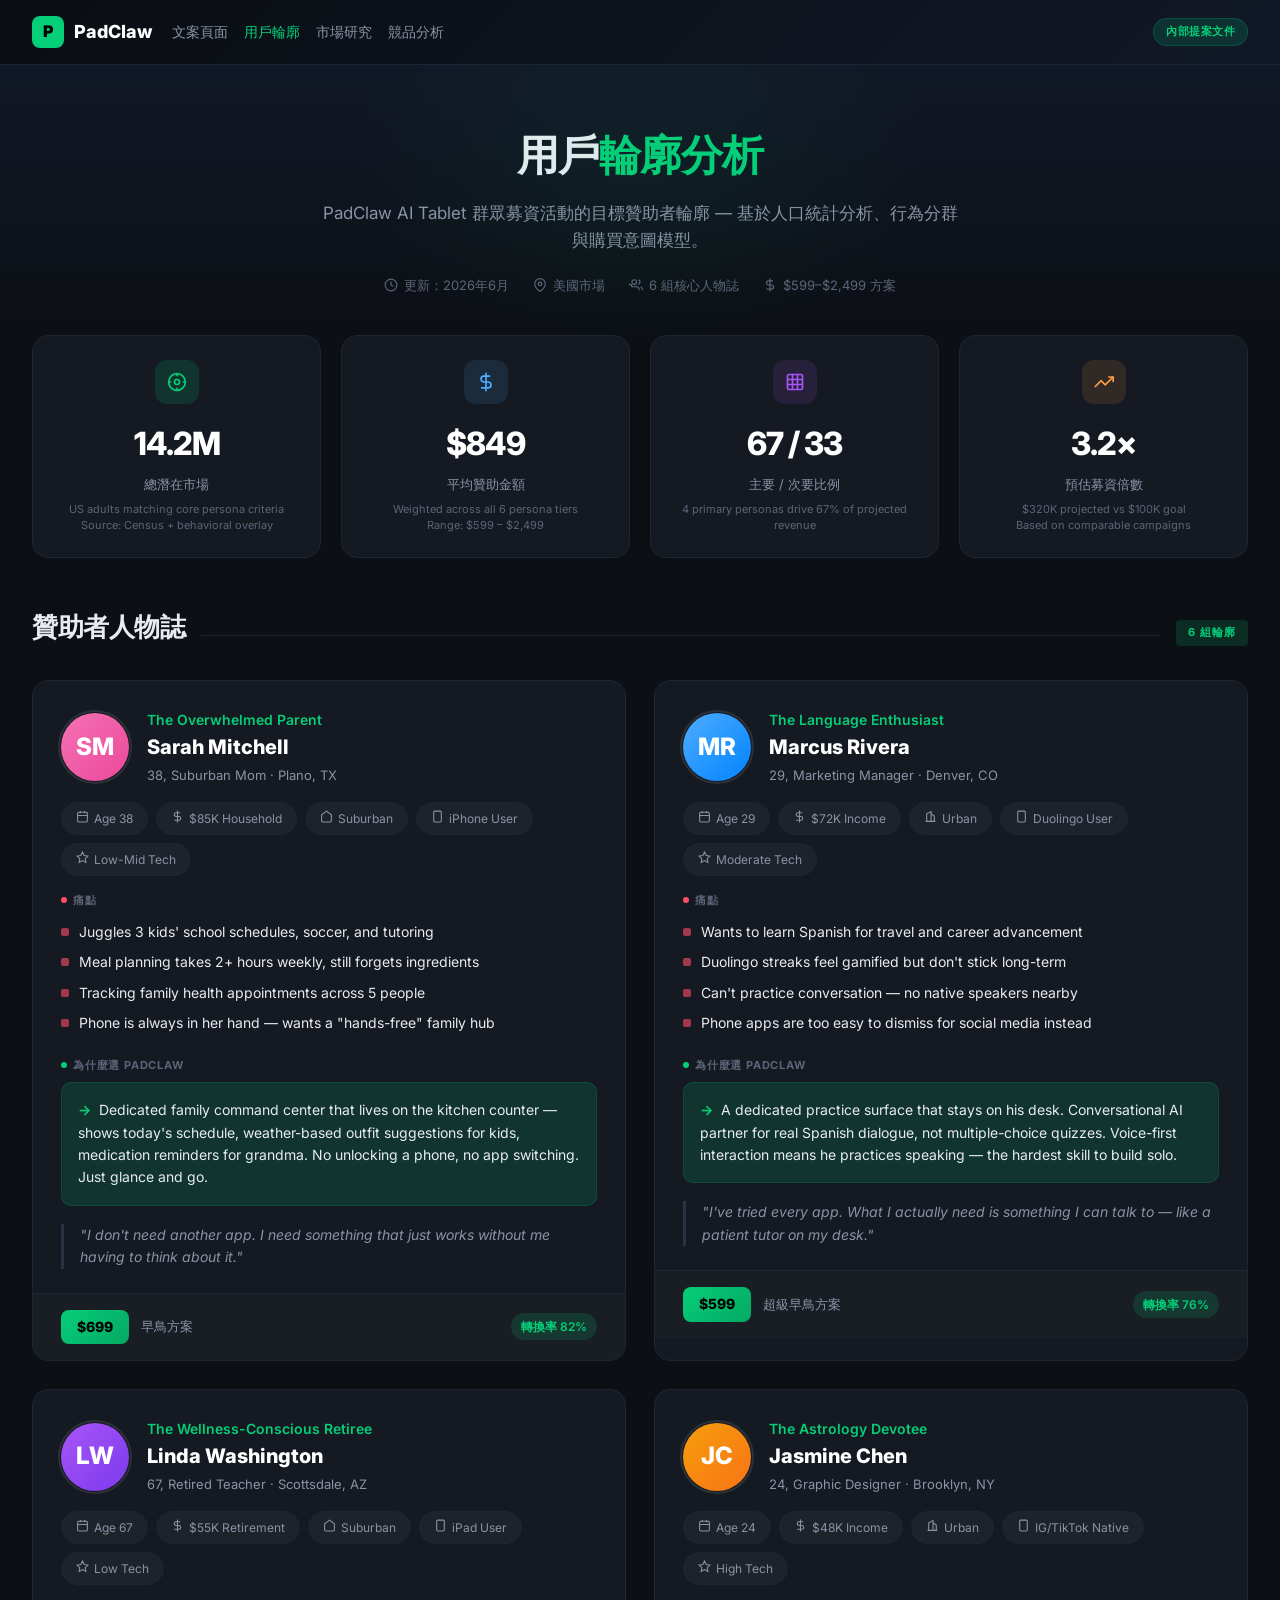
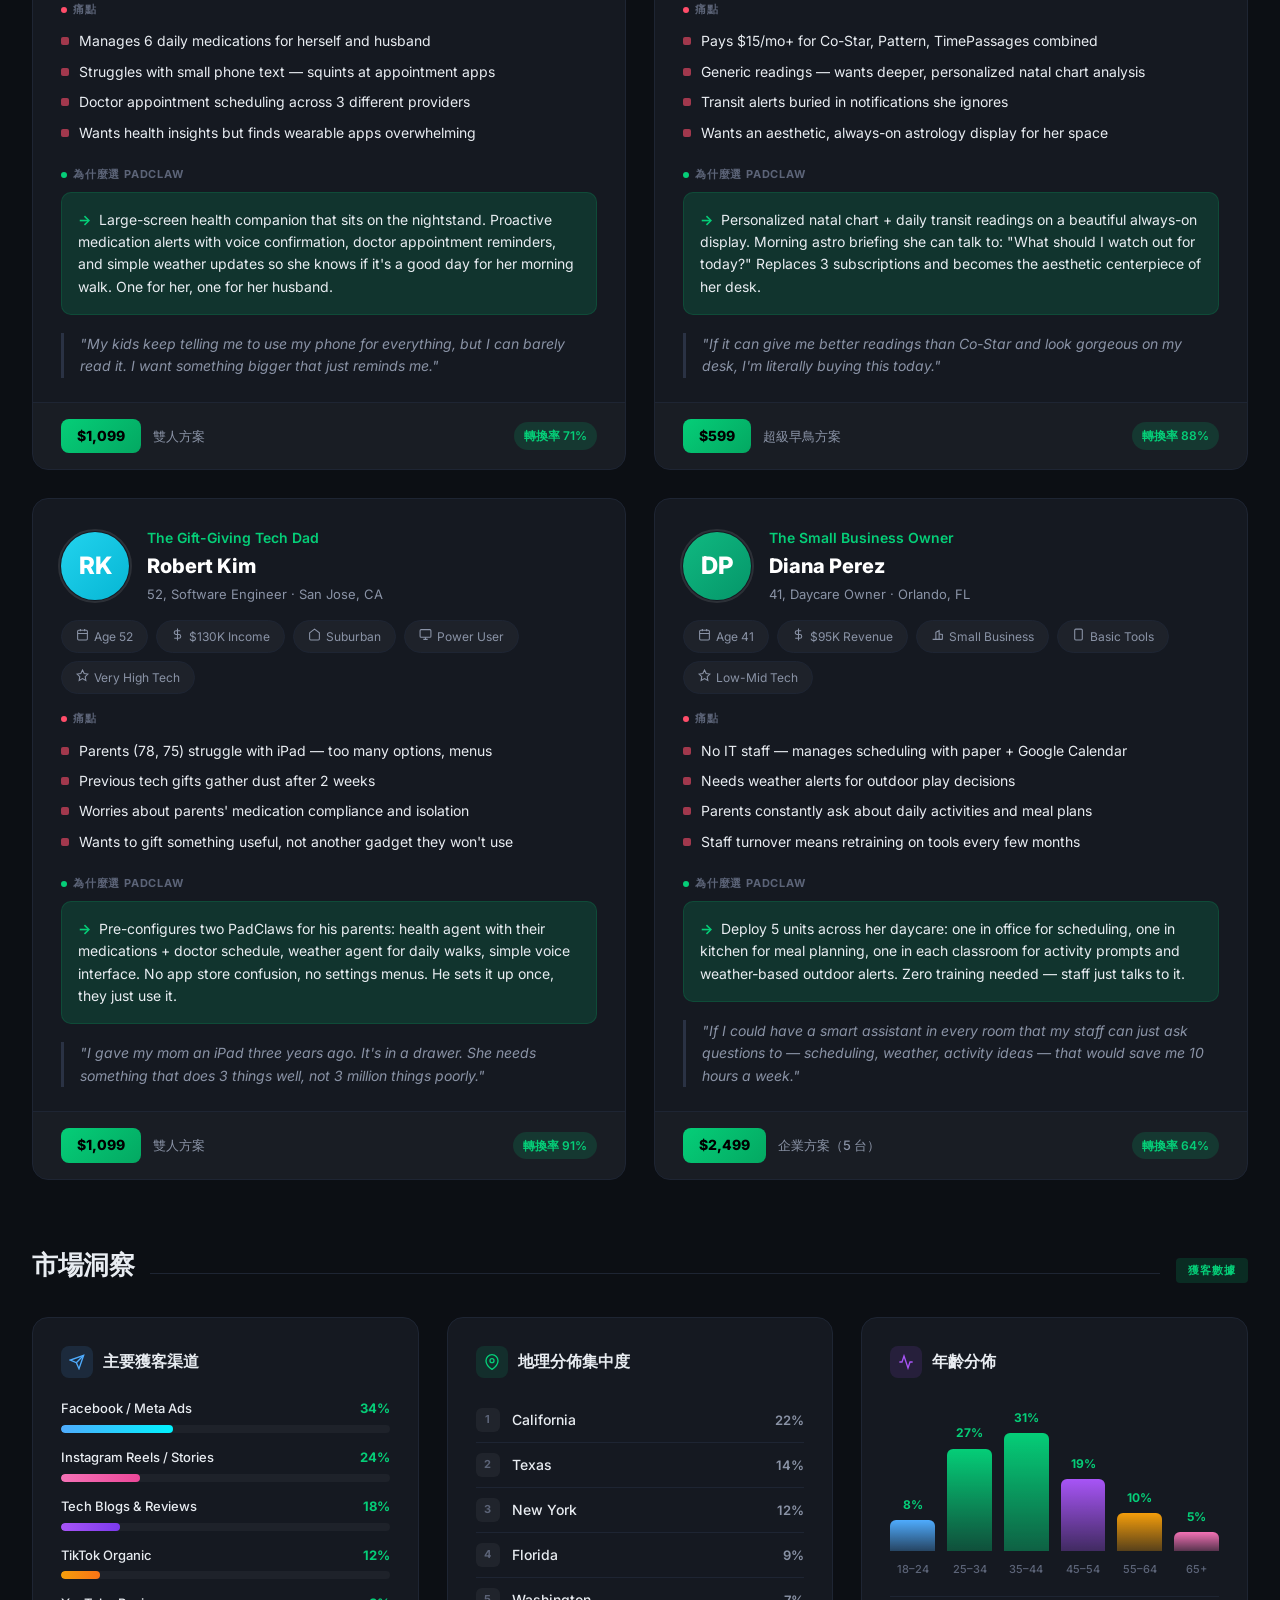
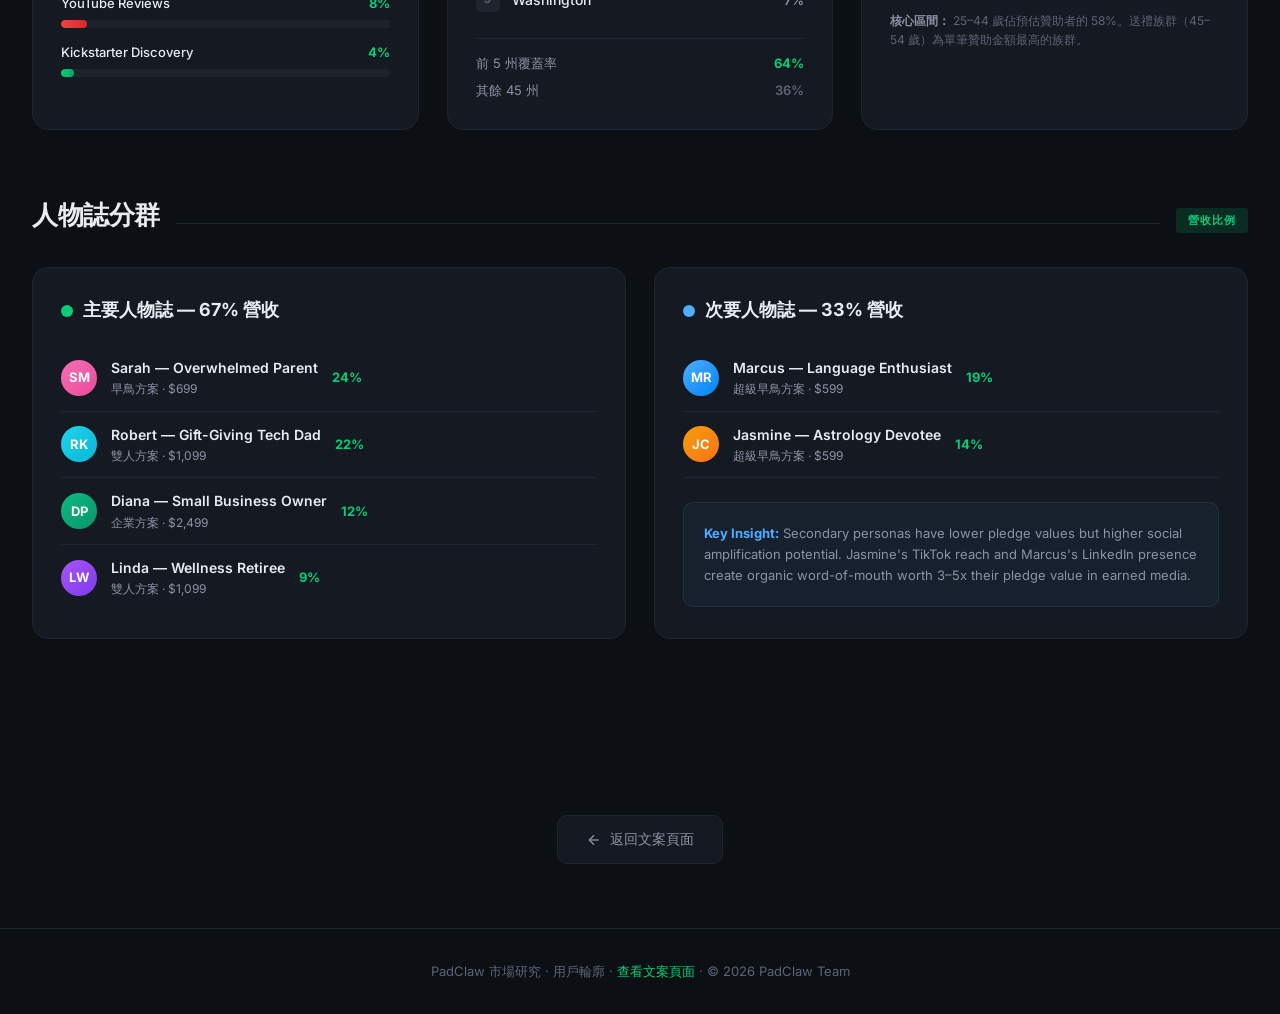
<file: personas.html>
<!DOCTYPE html>
<html lang="en">
<head>
  <meta charset="UTF-8">
  <meta name="viewport" content="width=device-width, initial-scale=1.0">
  <title>PadClaw — 用戶輪廓分析</title>
  <link rel="preconnect" href="https://fonts.googleapis.com">
  <link rel="preconnect" href="https://fonts.gstatic.com" crossorigin>
  <link href="https://fonts.googleapis.com/css2?family=Inter:wght@400;500;600;700;800;900&display=swap" rel="stylesheet">
  <style>
    *, *::before, *::after { box-sizing: border-box; margin: 0; padding: 0; }

    :root {
      --green: #05CE78;
      --green-dim: #04a862;
      --green-glow: rgba(5, 206, 120, 0.15);
      --green-glow-strong: rgba(5, 206, 120, 0.25);
      --bg: #0c0f14;
      --bg-card: #151921;
      --bg-card-hover: #1a1f2b;
      --bg-surface: #111520;
      --border: #1e2533;
      --border-light: #2a3244;
      --text: #e8ecf1;
      --text-dim: #8a93a6;
      --text-muted: #5c6478;
      --white: #ffffff;
      --red: #ff4d6a;
      --orange: #ff9f43;
      --blue: #4facfe;
      --purple: #a855f7;
      --pink: #f472b6;
      --cyan: #22d3ee;
      --radius: 16px;
      --radius-sm: 10px;
      --radius-xs: 6px;
    }

    body {
      font-family: 'Inter', -apple-system, sans-serif;
      background: var(--bg);
      color: var(--text);
      line-height: 1.6;
      -webkit-font-smoothing: antialiased;
    }

    /* ===== HEADER ===== */
    .site-header {
      background: linear-gradient(135deg, #0a0d12 0%, #111827 100%);
      border-bottom: 1px solid var(--border);
      position: sticky;
      top: 0;
      z-index: 100;
    }
    .header-inner {
      max-width: 1400px;
      margin: 0 auto;
      padding: 0 32px;
      height: 64px;
      display: flex;
      align-items: center;
      justify-content: space-between;
    }
    .header-left {
      display: flex;
      align-items: center;
      gap: 20px;
    }
    .logo {
      display: flex;
      align-items: center;
      gap: 10px;
      text-decoration: none;
      color: var(--white);
      font-weight: 800;
      font-size: 18px;
    }
    .logo-mark {
      width: 32px;
      height: 32px;
      background: var(--green);
      border-radius: 8px;
      display: flex;
      align-items: center;
      justify-content: center;
      font-weight: 900;
      font-size: 16px;
      color: #000;
    }
    .header-nav a {
      color: var(--text-dim);
      text-decoration: none;
      font-size: 14px;
      font-weight: 500;
      transition: color 0.2s;
    }
    .header-nav a:hover { color: var(--green); }
    .header-right {
      display: flex;
      align-items: center;
      gap: 16px;
    }
    .doc-badge {
      background: var(--green-glow);
      color: var(--green);
      font-size: 11px;
      font-weight: 700;
      padding: 4px 12px;
      border-radius: 20px;
      text-transform: uppercase;
      letter-spacing: 0.5px;
      border: 1px solid rgba(5,206,120,0.2);
    }

    /* ===== PAGE TITLE HERO ===== */
    .page-hero {
      background: linear-gradient(180deg, #111827 0%, var(--bg) 100%);
      padding: 56px 32px 40px;
      text-align: center;
      position: relative;
      overflow: hidden;
    }
    .page-hero::before {
      content: '';
      position: absolute;
      top: -100px;
      left: 50%;
      transform: translateX(-50%);
      width: 600px;
      height: 400px;
      background: radial-gradient(ellipse, rgba(5,206,120,0.06) 0%, transparent 70%);
      pointer-events: none;
    }
    .page-hero h1 {
      font-size: 42px;
      font-weight: 900;
      letter-spacing: -1px;
      margin-bottom: 12px;
    }
    .page-hero h1 span { color: var(--green); }
    .page-hero p {
      color: var(--text-dim);
      font-size: 17px;
      max-width: 640px;
      margin: 0 auto;
    }
    .page-hero .meta-line {
      margin-top: 20px;
      display: flex;
      align-items: center;
      justify-content: center;
      gap: 24px;
      flex-wrap: wrap;
    }
    .meta-tag {
      display: flex;
      align-items: center;
      gap: 6px;
      font-size: 13px;
      color: var(--text-muted);
    }
    .meta-tag svg { flex-shrink: 0; }

    /* ===== CONTENT ===== */
    .content-wrap {
      max-width: 1400px;
      margin: 0 auto;
      padding: 0 32px 80px;
    }

    /* ===== SUMMARY DASHBOARD ===== */
    .summary-grid {
      display: grid;
      grid-template-columns: repeat(4, 1fr);
      gap: 20px;
      margin-bottom: 48px;
    }
    .summary-card {
      background: var(--bg-card);
      border: 1px solid var(--border);
      border-radius: var(--radius);
      padding: 24px;
      text-align: center;
      position: relative;
      overflow: hidden;
    }
    .summary-card::after {
      content: '';
      position: absolute;
      top: 0;
      left: 0;
      right: 0;
      height: 3px;
      background: linear-gradient(90deg, var(--green), var(--cyan));
      opacity: 0;
      transition: opacity 0.3s;
    }
    .summary-card:hover::after { opacity: 1; }
    .summary-card .sc-icon {
      width: 44px;
      height: 44px;
      border-radius: 12px;
      display: flex;
      align-items: center;
      justify-content: center;
      margin: 0 auto 14px;
      font-size: 20px;
    }
    .summary-card .sc-value {
      font-size: 32px;
      font-weight: 800;
      color: var(--white);
      letter-spacing: -1px;
    }
    .summary-card .sc-label {
      font-size: 13px;
      color: var(--text-dim);
      margin-top: 4px;
    }
    .summary-card .sc-sub {
      font-size: 11px;
      color: var(--text-muted);
      margin-top: 8px;
      line-height: 1.4;
    }

    /* ===== SECTION TITLES ===== */
    .section-header {
      margin-bottom: 32px;
      display: flex;
      align-items: baseline;
      gap: 16px;
    }
    .section-header h2 {
      font-size: 26px;
      font-weight: 800;
      letter-spacing: -0.5px;
    }
    .section-header .section-line {
      flex: 1;
      height: 1px;
      background: var(--border);
    }
    .section-tag {
      font-size: 11px;
      font-weight: 700;
      text-transform: uppercase;
      letter-spacing: 1px;
      color: var(--green);
      padding: 4px 12px;
      background: var(--green-glow);
      border-radius: 4px;
    }

    /* ===== PERSONA CARDS ===== */
    .personas-grid {
      display: grid;
      grid-template-columns: repeat(2, 1fr);
      gap: 28px;
      margin-bottom: 64px;
    }
    .persona-card {
      background: var(--bg-card);
      border: 1px solid var(--border);
      border-radius: var(--radius);
      overflow: hidden;
      transition: transform 0.3s, border-color 0.3s, box-shadow 0.3s;
    }
    .persona-card:hover {
      transform: translateY(-4px);
      border-color: var(--border-light);
      box-shadow: 0 12px 40px rgba(0,0,0,0.3);
    }
    .persona-top {
      display: flex;
      align-items: center;
      gap: 18px;
      padding: 28px 28px 0;
    }
    .persona-avatar {
      width: 68px;
      height: 68px;
      border-radius: 50%;
      display: flex;
      align-items: center;
      justify-content: center;
      font-weight: 800;
      font-size: 24px;
      color: #fff;
      flex-shrink: 0;
      position: relative;
    }
    .persona-avatar::after {
      content: '';
      position: absolute;
      inset: -3px;
      border-radius: 50%;
      border: 2px solid rgba(255,255,255,0.1);
    }
    .persona-identity h3 {
      font-size: 20px;
      font-weight: 800;
      color: var(--white);
      margin-bottom: 2px;
    }
    .persona-archetype {
      font-size: 14px;
      font-weight: 600;
      color: var(--green);
    }
    .persona-subtitle {
      font-size: 13px;
      color: var(--text-dim);
    }

    /* Demographics bar */
    .persona-demographics {
      display: flex;
      flex-wrap: wrap;
      gap: 8px;
      padding: 16px 28px;
    }
    .demo-chip {
      background: rgba(255,255,255,0.04);
      border: 1px solid var(--border);
      border-radius: 20px;
      padding: 5px 14px;
      font-size: 12px;
      color: var(--text-dim);
      display: flex;
      align-items: center;
      gap: 5px;
    }
    .demo-chip .chip-icon {
      font-size: 13px;
    }

    /* Card body */
    .persona-body {
      padding: 0 28px 24px;
    }

    .persona-section {
      margin-bottom: 18px;
    }
    .persona-section:last-child { margin-bottom: 0; }

    .persona-section-title {
      font-size: 11px;
      font-weight: 700;
      text-transform: uppercase;
      letter-spacing: 0.8px;
      color: var(--text-muted);
      margin-bottom: 8px;
      display: flex;
      align-items: center;
      gap: 6px;
    }
    .persona-section-title .dot {
      width: 6px;
      height: 6px;
      border-radius: 50%;
    }

    .pain-list {
      list-style: none;
    }
    .pain-list li {
      font-size: 14px;
      color: var(--text);
      padding: 4px 0;
      padding-left: 18px;
      position: relative;
    }
    .pain-list li::before {
      content: '';
      position: absolute;
      left: 0;
      top: 11px;
      width: 8px;
      height: 8px;
      border-radius: 2px;
      background: var(--red);
      opacity: 0.6;
    }

    .why-padclaw {
      background: var(--green-glow);
      border: 1px solid rgba(5,206,120,0.15);
      border-radius: var(--radius-sm);
      padding: 16px;
    }
    .why-padclaw p {
      font-size: 14px;
      color: var(--text);
      line-height: 1.6;
    }
    .why-padclaw .why-icon {
      color: var(--green);
      font-weight: 700;
      margin-right: 4px;
    }

    .persona-quote {
      font-style: italic;
      font-size: 14px;
      color: var(--text-dim);
      border-left: 3px solid var(--border-light);
      padding-left: 16px;
      margin-top: 4px;
    }

    /* Tier badge */
    .persona-footer {
      padding: 16px 28px;
      border-top: 1px solid var(--border);
      display: flex;
      align-items: center;
      justify-content: space-between;
      background: rgba(255,255,255,0.015);
    }
    .tier-info {
      display: flex;
      align-items: center;
      gap: 12px;
    }
    .tier-badge {
      background: linear-gradient(135deg, var(--green), var(--green-dim));
      color: #000;
      font-weight: 800;
      font-size: 14px;
      padding: 6px 16px;
      border-radius: 8px;
    }
    .tier-name {
      font-size: 13px;
      color: var(--text-dim);
      font-weight: 500;
    }
    .conversion-prob {
      font-size: 12px;
      font-weight: 600;
      color: var(--green);
      background: var(--green-glow);
      padding: 4px 10px;
      border-radius: 20px;
    }

    /* ===== MARKET INSIGHTS ===== */
    .insights-grid {
      display: grid;
      grid-template-columns: repeat(3, 1fr);
      gap: 28px;
      margin-bottom: 64px;
    }
    .insight-card {
      background: var(--bg-card);
      border: 1px solid var(--border);
      border-radius: var(--radius);
      padding: 28px;
    }
    .insight-card h3 {
      font-size: 16px;
      font-weight: 700;
      margin-bottom: 20px;
      display: flex;
      align-items: center;
      gap: 10px;
    }
    .insight-card h3 .ic-icon {
      width: 32px;
      height: 32px;
      border-radius: 8px;
      display: flex;
      align-items: center;
      justify-content: center;
      font-size: 16px;
    }

    /* Channel bars */
    .channel-list {
      list-style: none;
    }
    .channel-item {
      margin-bottom: 14px;
    }
    .channel-item:last-child { margin-bottom: 0; }
    .channel-top {
      display: flex;
      justify-content: space-between;
      font-size: 13px;
      margin-bottom: 6px;
    }
    .channel-name { color: var(--text); font-weight: 500; }
    .channel-pct { color: var(--green); font-weight: 700; }
    .channel-bar {
      height: 8px;
      background: rgba(255,255,255,0.04);
      border-radius: 4px;
      overflow: hidden;
    }
    .channel-fill {
      height: 100%;
      border-radius: 4px;
      transition: width 0.8s ease-out;
    }

    /* State list */
    .state-list {
      list-style: none;
    }
    .state-item {
      display: flex;
      align-items: center;
      justify-content: space-between;
      padding: 10px 0;
      border-bottom: 1px solid var(--border);
      font-size: 14px;
    }
    .state-item:last-child { border-bottom: none; }
    .state-rank {
      width: 24px;
      height: 24px;
      border-radius: 6px;
      background: rgba(255,255,255,0.05);
      display: flex;
      align-items: center;
      justify-content: center;
      font-size: 11px;
      font-weight: 700;
      color: var(--text-muted);
      margin-right: 12px;
    }
    .state-name { flex: 1; color: var(--text); font-weight: 500; }
    .state-pct { color: var(--text-dim); font-weight: 600; font-size: 13px; }

    /* Age chart */
    .age-chart {
      display: flex;
      align-items: flex-end;
      gap: 12px;
      height: 180px;
      padding-top: 10px;
    }
    .age-bar-group {
      flex: 1;
      display: flex;
      flex-direction: column;
      align-items: center;
      height: 100%;
      justify-content: flex-end;
    }
    .age-bar-value {
      font-size: 12px;
      font-weight: 700;
      color: var(--green);
      margin-bottom: 6px;
    }
    .age-bar {
      width: 100%;
      border-radius: 6px 6px 0 0;
      position: relative;
      min-height: 4px;
      transition: height 0.8s ease-out;
    }
    .age-bar-label {
      font-size: 11px;
      color: var(--text-muted);
      margin-top: 10px;
      text-align: center;
      font-weight: 500;
    }

    /* ===== PERSONA SPLIT ===== */
    .split-section {
      margin-bottom: 64px;
    }
    .split-grid {
      display: grid;
      grid-template-columns: 1fr 1fr;
      gap: 28px;
    }
    .split-card {
      background: var(--bg-card);
      border: 1px solid var(--border);
      border-radius: var(--radius);
      padding: 28px;
    }
    .split-card h3 {
      font-size: 18px;
      font-weight: 700;
      margin-bottom: 20px;
      display: flex;
      align-items: center;
      gap: 10px;
    }
    .split-card h3 .split-dot {
      width: 12px;
      height: 12px;
      border-radius: 50%;
    }
    .split-persona-item {
      display: flex;
      align-items: center;
      gap: 14px;
      padding: 12px 0;
      border-bottom: 1px solid var(--border);
    }
    .split-persona-item:last-child { border-bottom: none; }
    .split-mini-avatar {
      width: 36px;
      height: 36px;
      border-radius: 50%;
      display: flex;
      align-items: center;
      justify-content: center;
      font-weight: 700;
      font-size: 13px;
      color: #fff;
      flex-shrink: 0;
    }
    .split-persona-name {
      flex: 1;
      font-size: 14px;
      font-weight: 600;
    }
    .split-persona-tier {
      font-size: 12px;
      color: var(--text-dim);
    }
    .split-persona-value {
      font-size: 13px;
      font-weight: 700;
      color: var(--green);
    }

    /* ===== BACK LINK ===== */
    .back-bar {
      max-width: 1400px;
      margin: 0 auto;
      padding: 32px 32px 64px;
      display: flex;
      justify-content: center;
    }
    .back-link {
      display: inline-flex;
      align-items: center;
      gap: 8px;
      color: var(--text-dim);
      text-decoration: none;
      font-size: 14px;
      font-weight: 500;
      padding: 12px 28px;
      border: 1px solid var(--border);
      border-radius: var(--radius-sm);
      background: var(--bg-card);
      transition: all 0.2s;
    }
    .back-link:hover {
      border-color: var(--green);
      color: var(--green);
      background: var(--green-glow);
    }

    /* ===== FOOTER ===== */
    .site-footer {
      border-top: 1px solid var(--border);
      padding: 32px;
      text-align: center;
    }
    .footer-text {
      font-size: 13px;
      color: var(--text-muted);
    }
    .footer-text a {
      color: var(--green);
      text-decoration: none;
    }

    /* ===== RESPONSIVE ===== */
    @media (max-width: 1100px) {
      .personas-grid { grid-template-columns: 1fr; }
      .insights-grid { grid-template-columns: 1fr; }
      .summary-grid { grid-template-columns: repeat(2, 1fr); }
      .split-grid { grid-template-columns: 1fr; }
    }
    @media (max-width: 640px) {
      .summary-grid { grid-template-columns: 1fr; }
      .page-hero { padding: 40px 20px 32px; }
      .page-hero h1 { font-size: 28px; }
      .content-wrap { padding: 0 16px 60px; }
      .header-inner { padding: 0 16px; }
      .header-nav { display: none; }
      .persona-top { padding: 20px 20px 0; }
      .persona-demographics { padding: 12px 20px; }
      .persona-body { padding: 0 20px 20px; }
      .persona-footer { padding: 12px 20px; flex-direction: column; gap: 10px; }
      .age-chart { gap: 6px; }
    }

    /* ===== ANIMATIONS ===== */
    @keyframes fadeInUp {
      from { opacity: 0; transform: translateY(20px); }
      to { opacity: 1; transform: translateY(0); }
    }
    .persona-card {
      animation: fadeInUp 0.5s ease-out both;
    }
    .persona-card:nth-child(1) { animation-delay: 0.05s; }
    .persona-card:nth-child(2) { animation-delay: 0.1s; }
    .persona-card:nth-child(3) { animation-delay: 0.15s; }
    .persona-card:nth-child(4) { animation-delay: 0.2s; }
    .persona-card:nth-child(5) { animation-delay: 0.25s; }
    .persona-card:nth-child(6) { animation-delay: 0.3s; }
    .summary-card {
      animation: fadeInUp 0.4s ease-out both;
    }
    .summary-card:nth-child(1) { animation-delay: 0s; }
    .summary-card:nth-child(2) { animation-delay: 0.05s; }
    .summary-card:nth-child(3) { animation-delay: 0.1s; }
    .summary-card:nth-child(4) { animation-delay: 0.15s; }
  </style>
</head>
<body>

  <!-- ===== HEADER ===== -->
  <header class="site-header">
    <div class="header-inner">
      <div class="header-left">
        <a href="index.html" class="logo">
          <div class="logo-mark">P</div>
          PadClaw
        </a>
        <nav class="header-nav" style="display:flex;gap:16px;">
          <a href="index.html">文案頁面</a>
          <a href="personas.html" style="color:var(--green)">用戶輪廓</a>
          <a href="market-research.html">市場研究</a>
          <a href="competitors.html">競品分析</a>
        </nav>
      </div>
      <div class="header-right">
        <span class="doc-badge">內部提案文件</span>
      </div>
    </div>
  </header>

  <!-- ===== PAGE HERO ===== -->
  <section class="page-hero">
    <h1>用戶<span>輪廓分析</span></h1>
    <p>PadClaw AI Tablet 群眾募資活動的目標贊助者輪廓 — 基於人口統計分析、行為分群與購買意圖模型。</p>
    <div class="meta-line">
      <span class="meta-tag">
        <svg width="14" height="14" viewBox="0 0 24 24" fill="none" stroke="currentColor" stroke-width="2"><circle cx="12" cy="12" r="10"/><polyline points="12 6 12 12 16 14"/></svg>
        更新：2026年6月
      </span>
      <span class="meta-tag">
        <svg width="14" height="14" viewBox="0 0 24 24" fill="none" stroke="currentColor" stroke-width="2"><path d="M21 10c0 7-9 13-9 13s-9-6-9-13a9 9 0 0118 0z"/><circle cx="12" cy="10" r="3"/></svg>
        美國市場
      </span>
      <span class="meta-tag">
        <svg width="14" height="14" viewBox="0 0 24 24" fill="none" stroke="currentColor" stroke-width="2"><path d="M17 21v-2a4 4 0 00-4-4H5a4 4 0 00-4-4v2"/><circle cx="9" cy="7" r="4"/><path d="M23 21v-2a4 4 0 00-3-3.87"/><path d="M16 3.13a4 4 0 010 7.75"/></svg>
        6 組核心人物誌
      </span>
      <span class="meta-tag">
        <svg width="14" height="14" viewBox="0 0 24 24" fill="none" stroke="currentColor" stroke-width="2"><line x1="12" y1="1" x2="12" y2="23"/><path d="M17 5H9.5a3.5 3.5 0 000 7h5a3.5 3.5 0 010 7H6"/></svg>
        $599–$2,499 方案
      </span>
    </div>
  </section>

  <!-- ===== CONTENT ===== -->
  <div class="content-wrap">

    <!-- ===== SUMMARY DASHBOARD ===== -->
    <div class="summary-grid">
      <div class="summary-card">
        <div class="sc-icon" style="background: var(--green-glow);"><svg width="20" height="20" viewBox="0 0 24 24" fill="none" stroke="var(--green)" stroke-width="2"><circle cx="12" cy="12" r="10"/><circle cx="12" cy="12" r="3"/><line x1="12" y1="2" x2="12" y2="5"/><line x1="12" y1="19" x2="12" y2="22"/><line x1="2" y1="12" x2="5" y2="12"/><line x1="19" y1="12" x2="22" y2="12"/></svg></div>
        <div class="sc-value">14.2M</div>
        <div class="sc-label">總潛在市場</div>
        <div class="sc-sub">US adults matching core persona criteria<br>Source: Census + behavioral overlay</div>
      </div>
      <div class="summary-card">
        <div class="sc-icon" style="background: rgba(79,172,254,0.12);"><svg width="20" height="20" viewBox="0 0 24 24" fill="none" stroke="var(--blue)" stroke-width="2"><line x1="12" y1="1" x2="12" y2="23"/><path d="M17 5H9.5a3.5 3.5 0 000 7h5a3.5 3.5 0 010 7H6"/></svg></div>
        <div class="sc-value">$849</div>
        <div class="sc-label">平均贊助金額</div>
        <div class="sc-sub">Weighted across all 6 persona tiers<br>Range: $599 – $2,499</div>
      </div>
      <div class="summary-card">
        <div class="sc-icon" style="background: rgba(168,85,247,0.12);"><svg width="20" height="20" viewBox="0 0 24 24" fill="none" stroke="var(--purple)" stroke-width="2"><rect x="3" y="3" width="18" height="18" rx="2"/><line x1="9" y1="3" x2="9" y2="21"/><line x1="15" y1="3" x2="15" y2="21"/><line x1="3" y1="9" x2="21" y2="9"/><line x1="3" y1="15" x2="21" y2="15"/></svg></div>
        <div class="sc-value">67 / 33</div>
        <div class="sc-label">主要 / 次要比例</div>
        <div class="sc-sub">4 primary personas drive 67% of projected revenue</div>
      </div>
      <div class="summary-card">
        <div class="sc-icon" style="background: rgba(255,159,67,0.12);"><svg width="20" height="20" viewBox="0 0 24 24" fill="none" stroke="var(--orange)" stroke-width="2"><polyline points="23 6 13.5 15.5 8.5 10.5 1 18"/><polyline points="17 6 23 6 23 12"/></svg></div>
        <div class="sc-value">3.2×</div>
        <div class="sc-label">預估募資倍數</div>
        <div class="sc-sub">$320K projected vs $100K goal<br>Based on comparable campaigns</div>
      </div>
    </div>

    <!-- ===== PERSONA CARDS ===== -->
    <div class="section-header">
      <h2>贊助者人物誌</h2>
      <div class="section-line"></div>
      <span class="section-tag">6 組輪廓</span>
    </div>

    <div class="personas-grid">

      <!-- PERSONA 1: The Overwhelmed Parent -->
      <div class="persona-card">
        <div class="persona-top">
          <div class="persona-avatar" style="background: linear-gradient(135deg, #f472b6, #ec4899);">SM</div>
          <div class="persona-identity">
            <div class="persona-archetype">The Overwhelmed Parent</div>
            <h3>Sarah Mitchell</h3>
            <div class="persona-subtitle">38, Suburban Mom · Plano, TX</div>
          </div>
        </div>
        <div class="persona-demographics">
          <span class="demo-chip"><span class="chip-icon"><svg width="13" height="13" viewBox="0 0 24 24" fill="none" stroke="currentColor" stroke-width="2"><rect x="3" y="4" width="18" height="18" rx="2"/><line x1="16" y1="2" x2="16" y2="6"/><line x1="8" y1="2" x2="8" y2="6"/><line x1="3" y1="10" x2="21" y2="10"/></svg></span> Age 38</span>
          <span class="demo-chip"><span class="chip-icon"><svg width="13" height="13" viewBox="0 0 24 24" fill="none" stroke="currentColor" stroke-width="2"><line x1="12" y1="1" x2="12" y2="23"/><path d="M17 5H9.5a3.5 3.5 0 000 7h5a3.5 3.5 0 010 7H6"/></svg></span> $85K Household</span>
          <span class="demo-chip"><span class="chip-icon"><svg width="13" height="13" viewBox="0 0 24 24" fill="none" stroke="currentColor" stroke-width="2"><path d="M3 9l9-7 9 7v11a2 2 0 01-2 2H5a2 2 0 01-2-2z"/></svg></span> Suburban</span>
          <span class="demo-chip"><span class="chip-icon"><svg width="13" height="13" viewBox="0 0 24 24" fill="none" stroke="currentColor" stroke-width="2"><rect x="5" y="2" width="14" height="20" rx="2"/><line x1="12" y1="18" x2="12.01" y2="18"/></svg></span> iPhone User</span>
          <span class="demo-chip"><span class="chip-icon"><svg width="13" height="13" viewBox="0 0 24 24" fill="none" stroke="currentColor" stroke-width="2"><polygon points="12 2 15.09 8.26 22 9.27 17 14.14 18.18 21.02 12 17.77 5.82 21.02 7 14.14 2 9.27 8.91 8.26 12 2"/></svg></span> Low-Mid Tech</span>
        </div>
        <div class="persona-body">
          <div class="persona-section">
            <div class="persona-section-title"><span class="dot" style="background: var(--red);"></span> 痛點</div>
            <ul class="pain-list">
              <li>Juggles 3 kids' school schedules, soccer, and tutoring</li>
              <li>Meal planning takes 2+ hours weekly, still forgets ingredients</li>
              <li>Tracking family health appointments across 5 people</li>
              <li>Phone is always in her hand — wants a "hands-free" family hub</li>
            </ul>
          </div>
          <div class="persona-section">
            <div class="persona-section-title"><span class="dot" style="background: var(--green);"></span> 為什麼選 PadClaw</div>
            <div class="why-padclaw">
              <p><span class="why-icon">→</span> Dedicated family command center that lives on the kitchen counter — shows today's schedule, weather-based outfit suggestions for kids, medication reminders for grandma. No unlocking a phone, no app switching. Just glance and go.</p>
            </div>
          </div>
          <div class="persona-section">
            <p class="persona-quote">"I don't need another app. I need something that just works without me having to think about it."</p>
          </div>
        </div>
        <div class="persona-footer">
          <div class="tier-info">
            <span class="tier-badge">$699</span>
            <span class="tier-name">早鳥方案</span>
          </div>
          <span class="conversion-prob">轉換率 82%</span>
        </div>
      </div>

      <!-- PERSONA 2: The Language Enthusiast -->
      <div class="persona-card">
        <div class="persona-top">
          <div class="persona-avatar" style="background: linear-gradient(135deg, #4facfe, #0084ff);">MR</div>
          <div class="persona-identity">
            <div class="persona-archetype">The Language Enthusiast</div>
            <h3>Marcus Rivera</h3>
            <div class="persona-subtitle">29, Marketing Manager · Denver, CO</div>
          </div>
        </div>
        <div class="persona-demographics">
          <span class="demo-chip"><span class="chip-icon"><svg width="13" height="13" viewBox="0 0 24 24" fill="none" stroke="currentColor" stroke-width="2"><rect x="3" y="4" width="18" height="18" rx="2"/><line x1="16" y1="2" x2="16" y2="6"/><line x1="8" y1="2" x2="8" y2="6"/><line x1="3" y1="10" x2="21" y2="10"/></svg></span> Age 29</span>
          <span class="demo-chip"><span class="chip-icon"><svg width="13" height="13" viewBox="0 0 24 24" fill="none" stroke="currentColor" stroke-width="2"><line x1="12" y1="1" x2="12" y2="23"/><path d="M17 5H9.5a3.5 3.5 0 000 7h5a3.5 3.5 0 010 7H6"/></svg></span> $72K Income</span>
          <span class="demo-chip"><span class="chip-icon"><svg width="13" height="13" viewBox="0 0 24 24" fill="none" stroke="currentColor" stroke-width="2"><path d="M3 21h18"/><path d="M5 21V7l8-4v18"/><path d="M19 21V11l-6-4"/></svg></span> Urban</span>
          <span class="demo-chip"><span class="chip-icon"><svg width="13" height="13" viewBox="0 0 24 24" fill="none" stroke="currentColor" stroke-width="2"><rect x="5" y="2" width="14" height="20" rx="2"/><line x1="12" y1="18" x2="12.01" y2="18"/></svg></span> Duolingo User</span>
          <span class="demo-chip"><span class="chip-icon"><svg width="13" height="13" viewBox="0 0 24 24" fill="none" stroke="currentColor" stroke-width="2"><polygon points="12 2 15.09 8.26 22 9.27 17 14.14 18.18 21.02 12 17.77 5.82 21.02 7 14.14 2 9.27 8.91 8.26 12 2"/></svg></span> Moderate Tech</span>
        </div>
        <div class="persona-body">
          <div class="persona-section">
            <div class="persona-section-title"><span class="dot" style="background: var(--red);"></span> 痛點</div>
            <ul class="pain-list">
              <li>Wants to learn Spanish for travel and career advancement</li>
              <li>Duolingo streaks feel gamified but don't stick long-term</li>
              <li>Can't practice conversation — no native speakers nearby</li>
              <li>Phone apps are too easy to dismiss for social media instead</li>
            </ul>
          </div>
          <div class="persona-section">
            <div class="persona-section-title"><span class="dot" style="background: var(--green);"></span> 為什麼選 PadClaw</div>
            <div class="why-padclaw">
              <p><span class="why-icon">→</span> A dedicated practice surface that stays on his desk. Conversational AI partner for real Spanish dialogue, not multiple-choice quizzes. Voice-first interaction means he practices speaking — the hardest skill to build solo.</p>
            </div>
          </div>
          <div class="persona-section">
            <p class="persona-quote">"I've tried every app. What I actually need is something I can talk to — like a patient tutor on my desk."</p>
          </div>
        </div>
        <div class="persona-footer">
          <div class="tier-info">
            <span class="tier-badge">$599</span>
            <span class="tier-name">超級早鳥方案</span>
          </div>
          <span class="conversion-prob">轉換率 76%</span>
        </div>
      </div>

      <!-- PERSONA 3: The Wellness-Conscious Retiree -->
      <div class="persona-card">
        <div class="persona-top">
          <div class="persona-avatar" style="background: linear-gradient(135deg, #a855f7, #7c3aed);">LW</div>
          <div class="persona-identity">
            <div class="persona-archetype">The Wellness-Conscious Retiree</div>
            <h3>Linda Washington</h3>
            <div class="persona-subtitle">67, Retired Teacher · Scottsdale, AZ</div>
          </div>
        </div>
        <div class="persona-demographics">
          <span class="demo-chip"><span class="chip-icon"><svg width="13" height="13" viewBox="0 0 24 24" fill="none" stroke="currentColor" stroke-width="2"><rect x="3" y="4" width="18" height="18" rx="2"/><line x1="16" y1="2" x2="16" y2="6"/><line x1="8" y1="2" x2="8" y2="6"/><line x1="3" y1="10" x2="21" y2="10"/></svg></span> Age 67</span>
          <span class="demo-chip"><span class="chip-icon"><svg width="13" height="13" viewBox="0 0 24 24" fill="none" stroke="currentColor" stroke-width="2"><line x1="12" y1="1" x2="12" y2="23"/><path d="M17 5H9.5a3.5 3.5 0 000 7h5a3.5 3.5 0 010 7H6"/></svg></span> $55K Retirement</span>
          <span class="demo-chip"><span class="chip-icon"><svg width="13" height="13" viewBox="0 0 24 24" fill="none" stroke="currentColor" stroke-width="2"><path d="M3 9l9-7 9 7v11a2 2 0 01-2 2H5a2 2 0 01-2-2z"/></svg></span> Suburban</span>
          <span class="demo-chip"><span class="chip-icon"><svg width="13" height="13" viewBox="0 0 24 24" fill="none" stroke="currentColor" stroke-width="2"><rect x="5" y="2" width="14" height="20" rx="2"/><line x1="12" y1="18" x2="12.01" y2="18"/></svg></span> iPad User</span>
          <span class="demo-chip"><span class="chip-icon"><svg width="13" height="13" viewBox="0 0 24 24" fill="none" stroke="currentColor" stroke-width="2"><polygon points="12 2 15.09 8.26 22 9.27 17 14.14 18.18 21.02 12 17.77 5.82 21.02 7 14.14 2 9.27 8.91 8.26 12 2"/></svg></span> Low Tech</span>
        </div>
        <div class="persona-body">
          <div class="persona-section">
            <div class="persona-section-title"><span class="dot" style="background: var(--red);"></span> 痛點</div>
            <ul class="pain-list">
              <li>Manages 6 daily medications for herself and husband</li>
              <li>Struggles with small phone text — squints at appointment apps</li>
              <li>Doctor appointment scheduling across 3 different providers</li>
              <li>Wants health insights but finds wearable apps overwhelming</li>
            </ul>
          </div>
          <div class="persona-section">
            <div class="persona-section-title"><span class="dot" style="background: var(--green);"></span> 為什麼選 PadClaw</div>
            <div class="why-padclaw">
              <p><span class="why-icon">→</span> Large-screen health companion that sits on the nightstand. Proactive medication alerts with voice confirmation, doctor appointment reminders, and simple weather updates so she knows if it's a good day for her morning walk. One for her, one for her husband.</p>
            </div>
          </div>
          <div class="persona-section">
            <p class="persona-quote">"My kids keep telling me to use my phone for everything, but I can barely read it. I want something bigger that just reminds me."</p>
          </div>
        </div>
        <div class="persona-footer">
          <div class="tier-info">
            <span class="tier-badge">$1,099</span>
            <span class="tier-name">雙人方案</span>
          </div>
          <span class="conversion-prob">轉換率 71%</span>
        </div>
      </div>

      <!-- PERSONA 4: The Astrology Devotee -->
      <div class="persona-card">
        <div class="persona-top">
          <div class="persona-avatar" style="background: linear-gradient(135deg, #f59e0b, #f97316);">JC</div>
          <div class="persona-identity">
            <div class="persona-archetype">The Astrology Devotee</div>
            <h3>Jasmine Chen</h3>
            <div class="persona-subtitle">24, Graphic Designer · Brooklyn, NY</div>
          </div>
        </div>
        <div class="persona-demographics">
          <span class="demo-chip"><span class="chip-icon"><svg width="13" height="13" viewBox="0 0 24 24" fill="none" stroke="currentColor" stroke-width="2"><rect x="3" y="4" width="18" height="18" rx="2"/><line x1="16" y1="2" x2="16" y2="6"/><line x1="8" y1="2" x2="8" y2="6"/><line x1="3" y1="10" x2="21" y2="10"/></svg></span> Age 24</span>
          <span class="demo-chip"><span class="chip-icon"><svg width="13" height="13" viewBox="0 0 24 24" fill="none" stroke="currentColor" stroke-width="2"><line x1="12" y1="1" x2="12" y2="23"/><path d="M17 5H9.5a3.5 3.5 0 000 7h5a3.5 3.5 0 010 7H6"/></svg></span> $48K Income</span>
          <span class="demo-chip"><span class="chip-icon"><svg width="13" height="13" viewBox="0 0 24 24" fill="none" stroke="currentColor" stroke-width="2"><path d="M3 21h18"/><path d="M5 21V7l8-4v18"/><path d="M19 21V11l-6-4"/></svg></span> Urban</span>
          <span class="demo-chip"><span class="chip-icon"><svg width="13" height="13" viewBox="0 0 24 24" fill="none" stroke="currentColor" stroke-width="2"><rect x="5" y="2" width="14" height="20" rx="2"/><line x1="12" y1="18" x2="12.01" y2="18"/></svg></span> IG/TikTok Native</span>
          <span class="demo-chip"><span class="chip-icon"><svg width="13" height="13" viewBox="0 0 24 24" fill="none" stroke="currentColor" stroke-width="2"><polygon points="12 2 15.09 8.26 22 9.27 17 14.14 18.18 21.02 12 17.77 5.82 21.02 7 14.14 2 9.27 8.91 8.26 12 2"/></svg></span> High Tech</span>
        </div>
        <div class="persona-body">
          <div class="persona-section">
            <div class="persona-section-title"><span class="dot" style="background: var(--red);"></span> 痛點</div>
            <ul class="pain-list">
              <li>Pays $15/mo+ for Co-Star, Pattern, TimePassages combined</li>
              <li>Generic readings — wants deeper, personalized natal chart analysis</li>
              <li>Transit alerts buried in notifications she ignores</li>
              <li>Wants an aesthetic, always-on astrology display for her space</li>
            </ul>
          </div>
          <div class="persona-section">
            <div class="persona-section-title"><span class="dot" style="background: var(--green);"></span> 為什麼選 PadClaw</div>
            <div class="why-padclaw">
              <p><span class="why-icon">→</span> Personalized natal chart + daily transit readings on a beautiful always-on display. Morning astro briefing she can talk to: "What should I watch out for today?" Replaces 3 subscriptions and becomes the aesthetic centerpiece of her desk.</p>
            </div>
          </div>
          <div class="persona-section">
            <p class="persona-quote">"If it can give me better readings than Co-Star and look gorgeous on my desk, I'm literally buying this today."</p>
          </div>
        </div>
        <div class="persona-footer">
          <div class="tier-info">
            <span class="tier-badge">$599</span>
            <span class="tier-name">超級早鳥方案</span>
          </div>
          <span class="conversion-prob">轉換率 88%</span>
        </div>
      </div>

      <!-- PERSONA 5: The Gift-Giving Tech Dad -->
      <div class="persona-card">
        <div class="persona-top">
          <div class="persona-avatar" style="background: linear-gradient(135deg, #22d3ee, #06b6d4);">RK</div>
          <div class="persona-identity">
            <div class="persona-archetype">The Gift-Giving Tech Dad</div>
            <h3>Robert Kim</h3>
            <div class="persona-subtitle">52, Software Engineer · San Jose, CA</div>
          </div>
        </div>
        <div class="persona-demographics">
          <span class="demo-chip"><span class="chip-icon"><svg width="13" height="13" viewBox="0 0 24 24" fill="none" stroke="currentColor" stroke-width="2"><rect x="3" y="4" width="18" height="18" rx="2"/><line x1="16" y1="2" x2="16" y2="6"/><line x1="8" y1="2" x2="8" y2="6"/><line x1="3" y1="10" x2="21" y2="10"/></svg></span> Age 52</span>
          <span class="demo-chip"><span class="chip-icon"><svg width="13" height="13" viewBox="0 0 24 24" fill="none" stroke="currentColor" stroke-width="2"><line x1="12" y1="1" x2="12" y2="23"/><path d="M17 5H9.5a3.5 3.5 0 000 7h5a3.5 3.5 0 010 7H6"/></svg></span> $130K Income</span>
          <span class="demo-chip"><span class="chip-icon"><svg width="13" height="13" viewBox="0 0 24 24" fill="none" stroke="currentColor" stroke-width="2"><path d="M3 9l9-7 9 7v11a2 2 0 01-2 2H5a2 2 0 01-2-2z"/></svg></span> Suburban</span>
          <span class="demo-chip"><span class="chip-icon"><svg width="13" height="13" viewBox="0 0 24 24" fill="none" stroke="currentColor" stroke-width="2"><rect x="2" y="3" width="20" height="14" rx="2"/><line x1="8" y1="21" x2="16" y2="21"/><line x1="12" y1="17" x2="12" y2="21"/></svg></span> Power User</span>
          <span class="demo-chip"><span class="chip-icon"><svg width="13" height="13" viewBox="0 0 24 24" fill="none" stroke="currentColor" stroke-width="2"><polygon points="12 2 15.09 8.26 22 9.27 17 14.14 18.18 21.02 12 17.77 5.82 21.02 7 14.14 2 9.27 8.91 8.26 12 2"/></svg></span> Very High Tech</span>
        </div>
        <div class="persona-body">
          <div class="persona-section">
            <div class="persona-section-title"><span class="dot" style="background: var(--red);"></span> 痛點</div>
            <ul class="pain-list">
              <li>Parents (78, 75) struggle with iPad — too many options, menus</li>
              <li>Previous tech gifts gather dust after 2 weeks</li>
              <li>Worries about parents' medication compliance and isolation</li>
              <li>Wants to gift something useful, not another gadget they won't use</li>
            </ul>
          </div>
          <div class="persona-section">
            <div class="persona-section-title"><span class="dot" style="background: var(--green);"></span> 為什麼選 PadClaw</div>
            <div class="why-padclaw">
              <p><span class="why-icon">→</span> Pre-configures two PadClaws for his parents: health agent with their medications + doctor schedule, weather agent for daily walks, simple voice interface. No app store confusion, no settings menus. He sets it up once, they just use it.</p>
            </div>
          </div>
          <div class="persona-section">
            <p class="persona-quote">"I gave my mom an iPad three years ago. It's in a drawer. She needs something that does 3 things well, not 3 million things poorly."</p>
          </div>
        </div>
        <div class="persona-footer">
          <div class="tier-info">
            <span class="tier-badge">$1,099</span>
            <span class="tier-name">雙人方案</span>
          </div>
          <span class="conversion-prob">轉換率 91%</span>
        </div>
      </div>

      <!-- PERSONA 6: The Small Business Owner -->
      <div class="persona-card">
        <div class="persona-top">
          <div class="persona-avatar" style="background: linear-gradient(135deg, #10b981, #059669);">DP</div>
          <div class="persona-identity">
            <div class="persona-archetype">The Small Business Owner</div>
            <h3>Diana Perez</h3>
            <div class="persona-subtitle">41, Daycare Owner · Orlando, FL</div>
          </div>
        </div>
        <div class="persona-demographics">
          <span class="demo-chip"><span class="chip-icon"><svg width="13" height="13" viewBox="0 0 24 24" fill="none" stroke="currentColor" stroke-width="2"><rect x="3" y="4" width="18" height="18" rx="2"/><line x1="16" y1="2" x2="16" y2="6"/><line x1="8" y1="2" x2="8" y2="6"/><line x1="3" y1="10" x2="21" y2="10"/></svg></span> Age 41</span>
          <span class="demo-chip"><span class="chip-icon"><svg width="13" height="13" viewBox="0 0 24 24" fill="none" stroke="currentColor" stroke-width="2"><line x1="12" y1="1" x2="12" y2="23"/><path d="M17 5H9.5a3.5 3.5 0 000 7h5a3.5 3.5 0 010 7H6"/></svg></span> $95K Revenue</span>
          <span class="demo-chip"><span class="chip-icon"><svg width="13" height="13" viewBox="0 0 24 24" fill="none" stroke="currentColor" stroke-width="2"><path d="M3 21h18"/><path d="M9 21V8l6-3v16"/><path d="M21 21V12l-6-1"/></svg></span> Small Business</span>
          <span class="demo-chip"><span class="chip-icon"><svg width="13" height="13" viewBox="0 0 24 24" fill="none" stroke="currentColor" stroke-width="2"><rect x="5" y="2" width="14" height="20" rx="2"/><line x1="12" y1="18" x2="12.01" y2="18"/></svg></span> Basic Tools</span>
          <span class="demo-chip"><span class="chip-icon"><svg width="13" height="13" viewBox="0 0 24 24" fill="none" stroke="currentColor" stroke-width="2"><polygon points="12 2 15.09 8.26 22 9.27 17 14.14 18.18 21.02 12 17.77 5.82 21.02 7 14.14 2 9.27 8.91 8.26 12 2"/></svg></span> Low-Mid Tech</span>
        </div>
        <div class="persona-body">
          <div class="persona-section">
            <div class="persona-section-title"><span class="dot" style="background: var(--red);"></span> 痛點</div>
            <ul class="pain-list">
              <li>No IT staff — manages scheduling with paper + Google Calendar</li>
              <li>Needs weather alerts for outdoor play decisions</li>
              <li>Parents constantly ask about daily activities and meal plans</li>
              <li>Staff turnover means retraining on tools every few months</li>
            </ul>
          </div>
          <div class="persona-section">
            <div class="persona-section-title"><span class="dot" style="background: var(--green);"></span> 為什麼選 PadClaw</div>
            <div class="why-padclaw">
              <p><span class="why-icon">→</span> Deploy 5 units across her daycare: one in office for scheduling, one in kitchen for meal planning, one in each classroom for activity prompts and weather-based outdoor alerts. Zero training needed — staff just talks to it.</p>
            </div>
          </div>
          <div class="persona-section">
            <p class="persona-quote">"If I could have a smart assistant in every room that my staff can just ask questions to — scheduling, weather, activity ideas — that would save me 10 hours a week."</p>
          </div>
        </div>
        <div class="persona-footer">
          <div class="tier-info">
            <span class="tier-badge">$2,499</span>
            <span class="tier-name">企業方案（5 台）</span>
          </div>
          <span class="conversion-prob">轉換率 64%</span>
        </div>
      </div>

    </div>

    <!-- ===== MARKET INSIGHTS ===== -->
    <div class="section-header">
      <h2>市場洞察</h2>
      <div class="section-line"></div>
      <span class="section-tag">獲客數據</span>
    </div>

    <div class="insights-grid">

      <!-- Acquisition Channels -->
      <div class="insight-card">
        <h3>
          <span class="ic-icon" style="background: rgba(79,172,254,0.12);"><svg width="16" height="16" viewBox="0 0 24 24" fill="none" stroke="var(--blue)" stroke-width="2"><path d="M22 2L11 13"/><polygon points="22 2 15 22 11 13 2 9 22 2"/></svg></span>
          主要獲客渠道
        </h3>
        <ul class="channel-list">
          <li class="channel-item">
            <div class="channel-top">
              <span class="channel-name">Facebook / Meta Ads</span>
              <span class="channel-pct">34%</span>
            </div>
            <div class="channel-bar">
              <div class="channel-fill" style="width: 34%; background: linear-gradient(90deg, #4facfe, #00f2fe);"></div>
            </div>
          </li>
          <li class="channel-item">
            <div class="channel-top">
              <span class="channel-name">Instagram Reels / Stories</span>
              <span class="channel-pct">24%</span>
            </div>
            <div class="channel-bar">
              <div class="channel-fill" style="width: 24%; background: linear-gradient(90deg, #f472b6, #ec4899);"></div>
            </div>
          </li>
          <li class="channel-item">
            <div class="channel-top">
              <span class="channel-name">Tech Blogs & Reviews</span>
              <span class="channel-pct">18%</span>
            </div>
            <div class="channel-bar">
              <div class="channel-fill" style="width: 18%; background: linear-gradient(90deg, #a855f7, #7c3aed);"></div>
            </div>
          </li>
          <li class="channel-item">
            <div class="channel-top">
              <span class="channel-name">TikTok Organic</span>
              <span class="channel-pct">12%</span>
            </div>
            <div class="channel-bar">
              <div class="channel-fill" style="width: 12%; background: linear-gradient(90deg, #f59e0b, #f97316);"></div>
            </div>
          </li>
          <li class="channel-item">
            <div class="channel-top">
              <span class="channel-name">YouTube Reviews</span>
              <span class="channel-pct">8%</span>
            </div>
            <div class="channel-bar">
              <div class="channel-fill" style="width: 8%; background: linear-gradient(90deg, #ef4444, #dc2626);"></div>
            </div>
          </li>
          <li class="channel-item">
            <div class="channel-top">
              <span class="channel-name">Kickstarter Discovery</span>
              <span class="channel-pct">4%</span>
            </div>
            <div class="channel-bar">
              <div class="channel-fill" style="width: 4%; background: linear-gradient(90deg, var(--green), var(--green-dim));"></div>
            </div>
          </li>
        </ul>
      </div>

      <!-- Geographic Concentration -->
      <div class="insight-card">
        <h3>
          <span class="ic-icon" style="background: rgba(5,206,120,0.12);"><svg width="16" height="16" viewBox="0 0 24 24" fill="none" stroke="var(--green)" stroke-width="2"><path d="M21 10c0 7-9 13-9 13s-9-6-9-13a9 9 0 0118 0z"/><circle cx="12" cy="10" r="3"/></svg></span>
          地理分佈集中度
        </h3>
        <ul class="state-list">
          <li class="state-item">
            <span class="state-rank">1</span>
            <span class="state-name">California</span>
            <span class="state-pct">22%</span>
          </li>
          <li class="state-item">
            <span class="state-rank">2</span>
            <span class="state-name">Texas</span>
            <span class="state-pct">14%</span>
          </li>
          <li class="state-item">
            <span class="state-rank">3</span>
            <span class="state-name">New York</span>
            <span class="state-pct">12%</span>
          </li>
          <li class="state-item">
            <span class="state-rank">4</span>
            <span class="state-name">Florida</span>
            <span class="state-pct">9%</span>
          </li>
          <li class="state-item">
            <span class="state-rank">5</span>
            <span class="state-name">Washington</span>
            <span class="state-pct">7%</span>
          </li>
        </ul>
        <div style="margin-top: 16px; padding-top: 14px; border-top: 1px solid var(--border);">
          <div style="display: flex; justify-content: space-between; font-size: 13px;">
            <span style="color: var(--text-dim);">前 5 州覆蓋率</span>
            <span style="color: var(--green); font-weight: 700;">64%</span>
          </div>
          <div style="display: flex; justify-content: space-between; font-size: 13px; margin-top: 6px;">
            <span style="color: var(--text-dim);">其餘 45 州</span>
            <span style="color: var(--text-muted); font-weight: 600;">36%</span>
          </div>
        </div>
      </div>

      <!-- Age Distribution -->
      <div class="insight-card">
        <h3>
          <span class="ic-icon" style="background: rgba(168,85,247,0.12);"><svg width="16" height="16" viewBox="0 0 24 24" fill="none" stroke="var(--purple)" stroke-width="2"><polyline points="22 12 18 12 15 21 9 3 6 12 2 12"/></svg></span>
          年齡分佈
        </h3>
        <div class="age-chart">
          <div class="age-bar-group">
            <span class="age-bar-value">8%</span>
            <div class="age-bar" style="height: 18%; background: linear-gradient(180deg, #4facfe, rgba(79,172,254,0.3));"></div>
            <span class="age-bar-label">18–24</span>
          </div>
          <div class="age-bar-group">
            <span class="age-bar-value">27%</span>
            <div class="age-bar" style="height: 60%; background: linear-gradient(180deg, var(--green), rgba(5,206,120,0.3));"></div>
            <span class="age-bar-label">25–34</span>
          </div>
          <div class="age-bar-group">
            <span class="age-bar-value">31%</span>
            <div class="age-bar" style="height: 69%; background: linear-gradient(180deg, var(--green), rgba(5,206,120,0.4));"></div>
            <span class="age-bar-label">35–44</span>
          </div>
          <div class="age-bar-group">
            <span class="age-bar-value">19%</span>
            <div class="age-bar" style="height: 42%; background: linear-gradient(180deg, #a855f7, rgba(168,85,247,0.3));"></div>
            <span class="age-bar-label">45–54</span>
          </div>
          <div class="age-bar-group">
            <span class="age-bar-value">10%</span>
            <div class="age-bar" style="height: 22%; background: linear-gradient(180deg, #f59e0b, rgba(245,158,11,0.3));"></div>
            <span class="age-bar-label">55–64</span>
          </div>
          <div class="age-bar-group">
            <span class="age-bar-value">5%</span>
            <div class="age-bar" style="height: 11%; background: linear-gradient(180deg, #f472b6, rgba(244,114,182,0.3));"></div>
            <span class="age-bar-label">65+</span>
          </div>
        </div>
        <div style="margin-top: 18px; padding-top: 14px; border-top: 1px solid var(--border); font-size: 12px; color: var(--text-muted);">
          <strong style="color: var(--text-dim);">核心區間：</strong> 25–44 歲佔預估贊助者的 58%。送禮族群（45–54 歲）為單筆贊助金額最高的族群。
        </div>
      </div>

    </div>

    <!-- ===== PRIMARY / SECONDARY SPLIT ===== -->
    <div class="section-header">
      <h2>人物誌分群</h2>
      <div class="section-line"></div>
      <span class="section-tag">營收比例</span>
    </div>

    <div class="split-section">
      <div class="split-grid">
        <div class="split-card">
          <h3><span class="split-dot" style="background: var(--green);"></span> 主要人物誌 — 67% 營收</h3>
          <div class="split-persona-item">
            <div class="split-mini-avatar" style="background: linear-gradient(135deg, #f472b6, #ec4899);">SM</div>
            <div>
              <div class="split-persona-name">Sarah — Overwhelmed Parent</div>
              <div class="split-persona-tier">早鳥方案 · $699</div>
            </div>
            <span class="split-persona-value">24%</span>
          </div>
          <div class="split-persona-item">
            <div class="split-mini-avatar" style="background: linear-gradient(135deg, #22d3ee, #06b6d4);">RK</div>
            <div>
              <div class="split-persona-name">Robert — Gift-Giving Tech Dad</div>
              <div class="split-persona-tier">雙人方案 · $1,099</div>
            </div>
            <span class="split-persona-value">22%</span>
          </div>
          <div class="split-persona-item">
            <div class="split-mini-avatar" style="background: linear-gradient(135deg, #10b981, #059669);">DP</div>
            <div>
              <div class="split-persona-name">Diana — Small Business Owner</div>
              <div class="split-persona-tier">企業方案 · $2,499</div>
            </div>
            <span class="split-persona-value">12%</span>
          </div>
          <div class="split-persona-item">
            <div class="split-mini-avatar" style="background: linear-gradient(135deg, #a855f7, #7c3aed);">LW</div>
            <div>
              <div class="split-persona-name">Linda — Wellness Retiree</div>
              <div class="split-persona-tier">雙人方案 · $1,099</div>
            </div>
            <span class="split-persona-value">9%</span>
          </div>
        </div>

        <div class="split-card">
          <h3><span class="split-dot" style="background: var(--blue);"></span> 次要人物誌 — 33% 營收</h3>
          <div class="split-persona-item">
            <div class="split-mini-avatar" style="background: linear-gradient(135deg, #4facfe, #0084ff);">MR</div>
            <div>
              <div class="split-persona-name">Marcus — Language Enthusiast</div>
              <div class="split-persona-tier">超級早鳥方案 · $599</div>
            </div>
            <span class="split-persona-value">19%</span>
          </div>
          <div class="split-persona-item">
            <div class="split-mini-avatar" style="background: linear-gradient(135deg, #f59e0b, #f97316);">JC</div>
            <div>
              <div class="split-persona-name">Jasmine — Astrology Devotee</div>
              <div class="split-persona-tier">超級早鳥方案 · $599</div>
            </div>
            <span class="split-persona-value">14%</span>
          </div>
          <div style="margin-top: 24px; padding: 20px; background: rgba(79,172,254,0.06); border: 1px solid rgba(79,172,254,0.12); border-radius: var(--radius-sm);">
            <div style="font-size: 13px; color: var(--text-dim); line-height: 1.6;">
              <strong style="color: var(--blue);">Key Insight:</strong> Secondary personas have lower pledge values but higher social amplification potential. Jasmine's TikTok reach and Marcus's LinkedIn presence create organic word-of-mouth worth 3–5x their pledge value in earned media.
            </div>
          </div>
        </div>
      </div>
    </div>

  </div>

  <!-- ===== BACK LINK ===== -->
  <div class="back-bar">
    <a href="index.html" class="back-link">
      <svg width="16" height="16" viewBox="0 0 24 24" fill="none" stroke="currentColor" stroke-width="2"><path d="M19 12H5"/><polyline points="12 19 5 12 12 5"/></svg>
      返回文案頁面
    </a>
  </div>

  <!-- ===== FOOTER ===== -->
  <footer class="site-footer">
    <p class="footer-text">PadClaw 市場研究 · 用戶輪廓 · <a href="index.html">查看文案頁面</a> · © 2026 PadClaw Team</p>
  </footer>

</body>
</html>
</file>
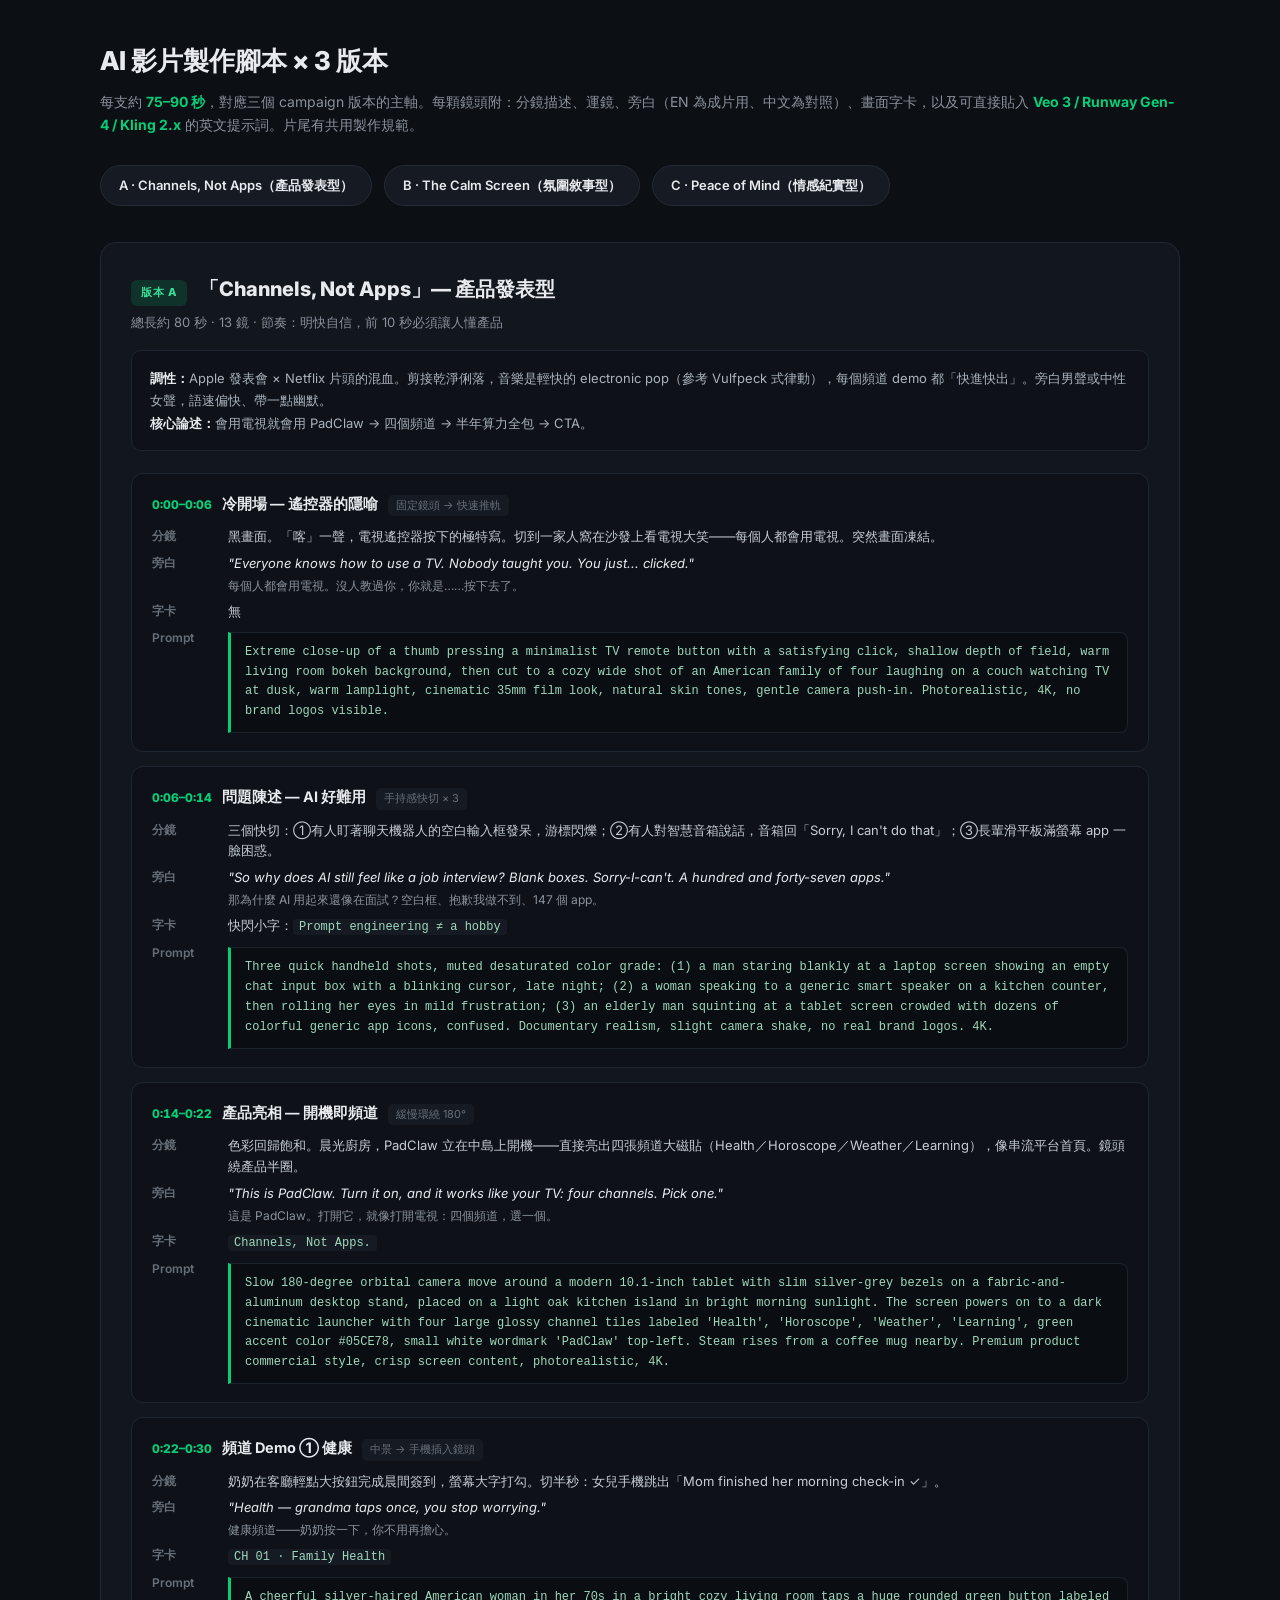
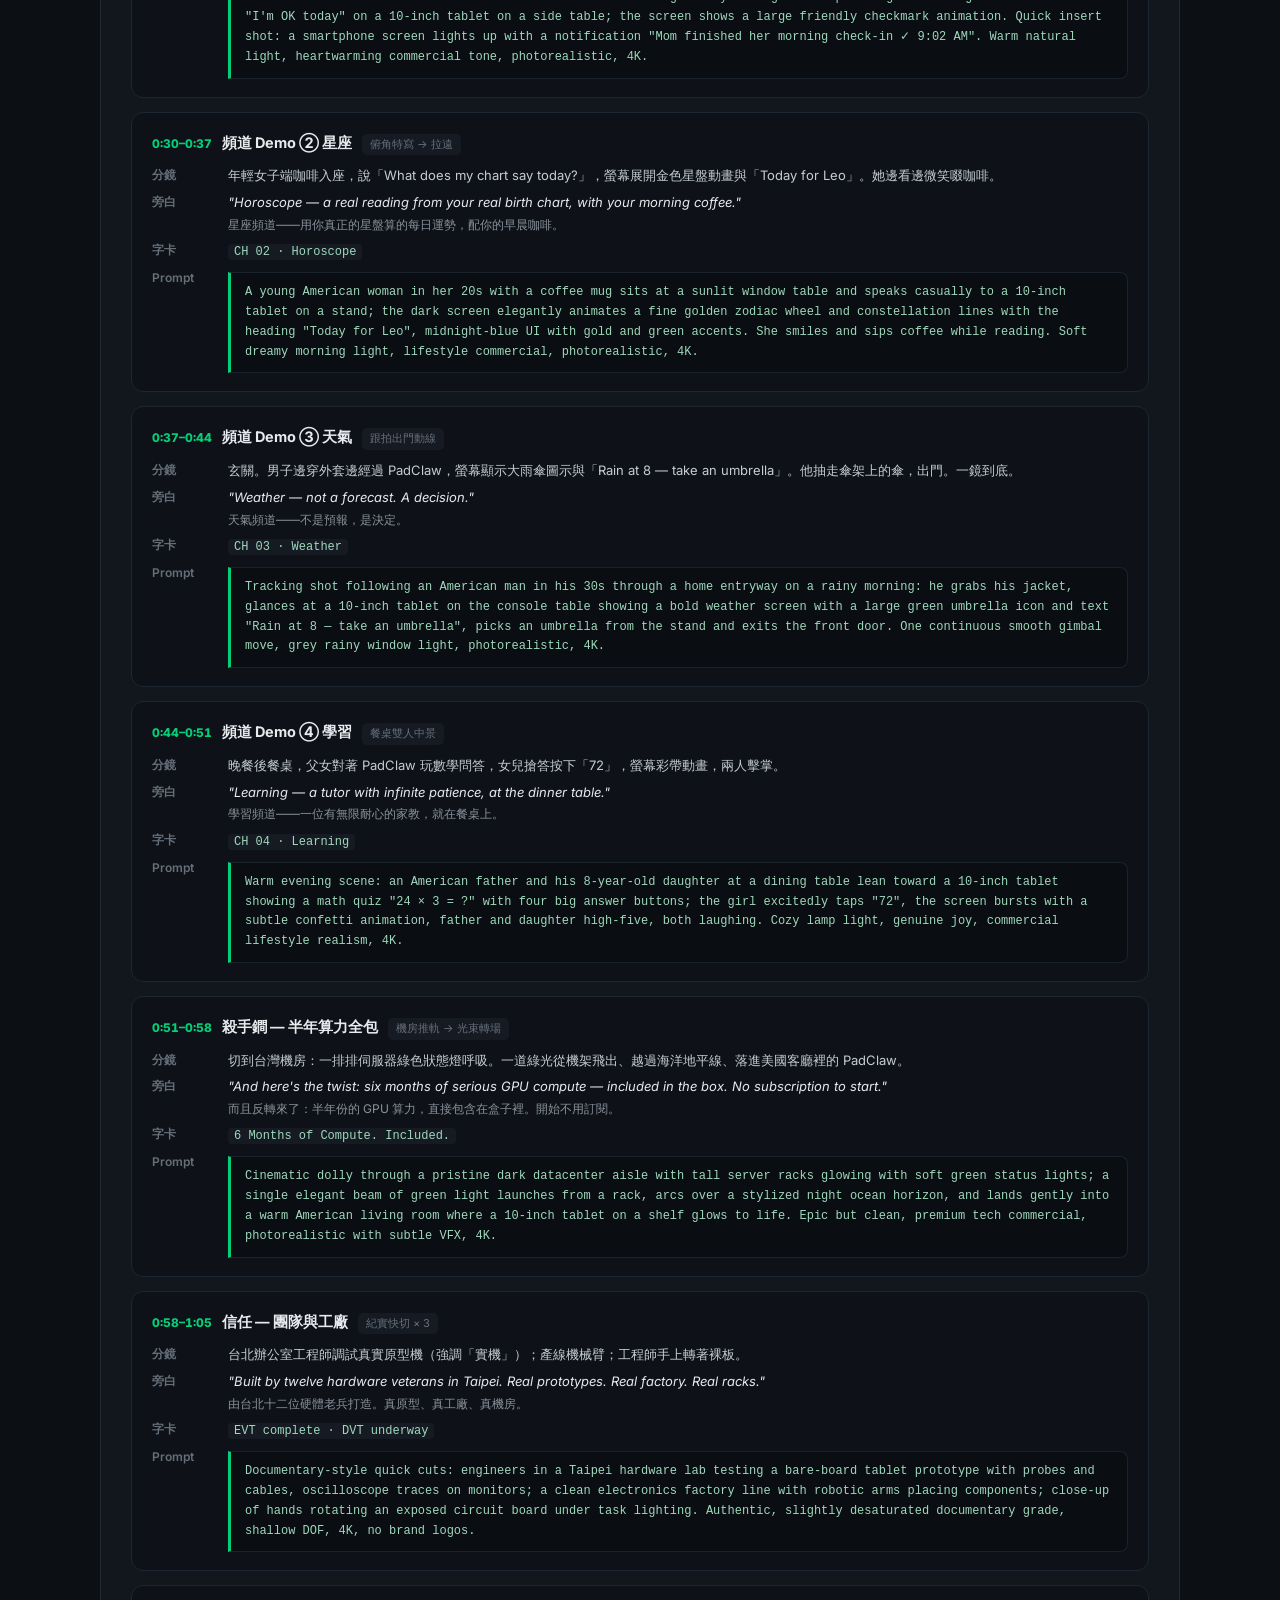
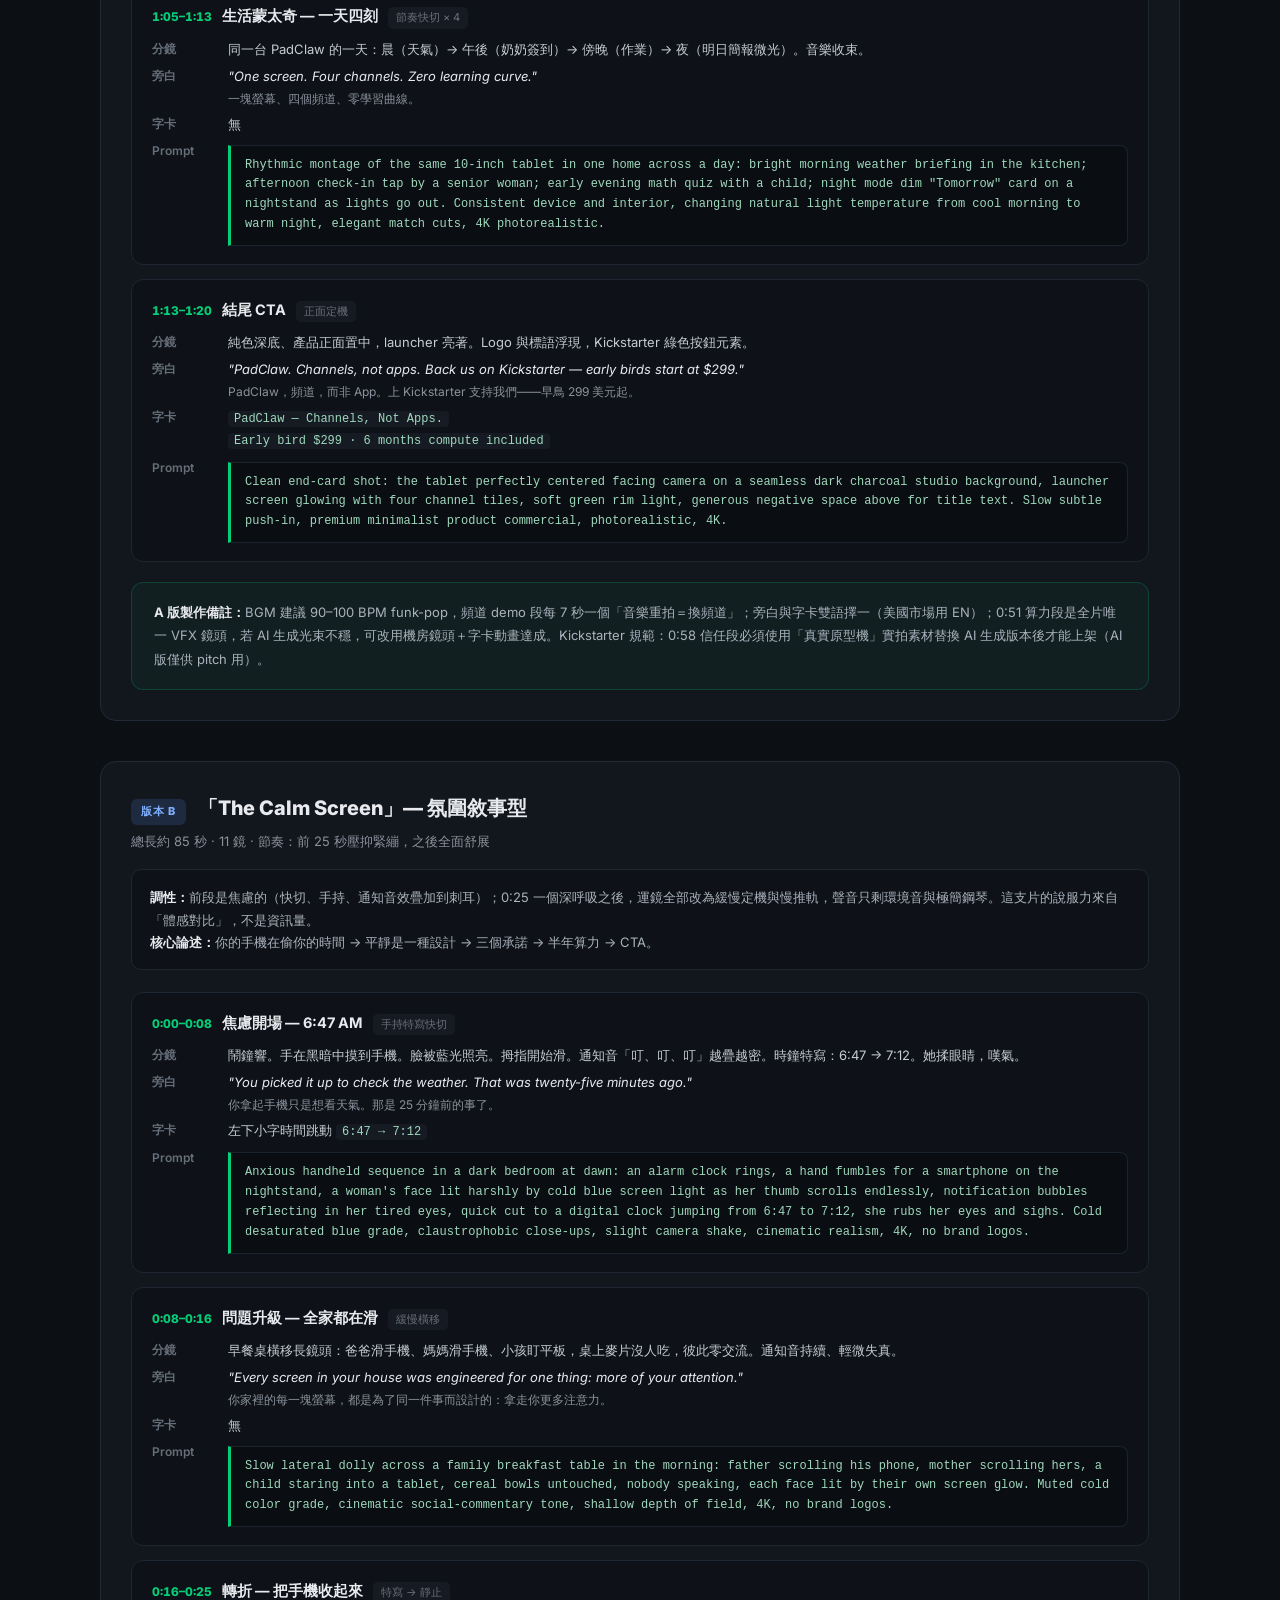
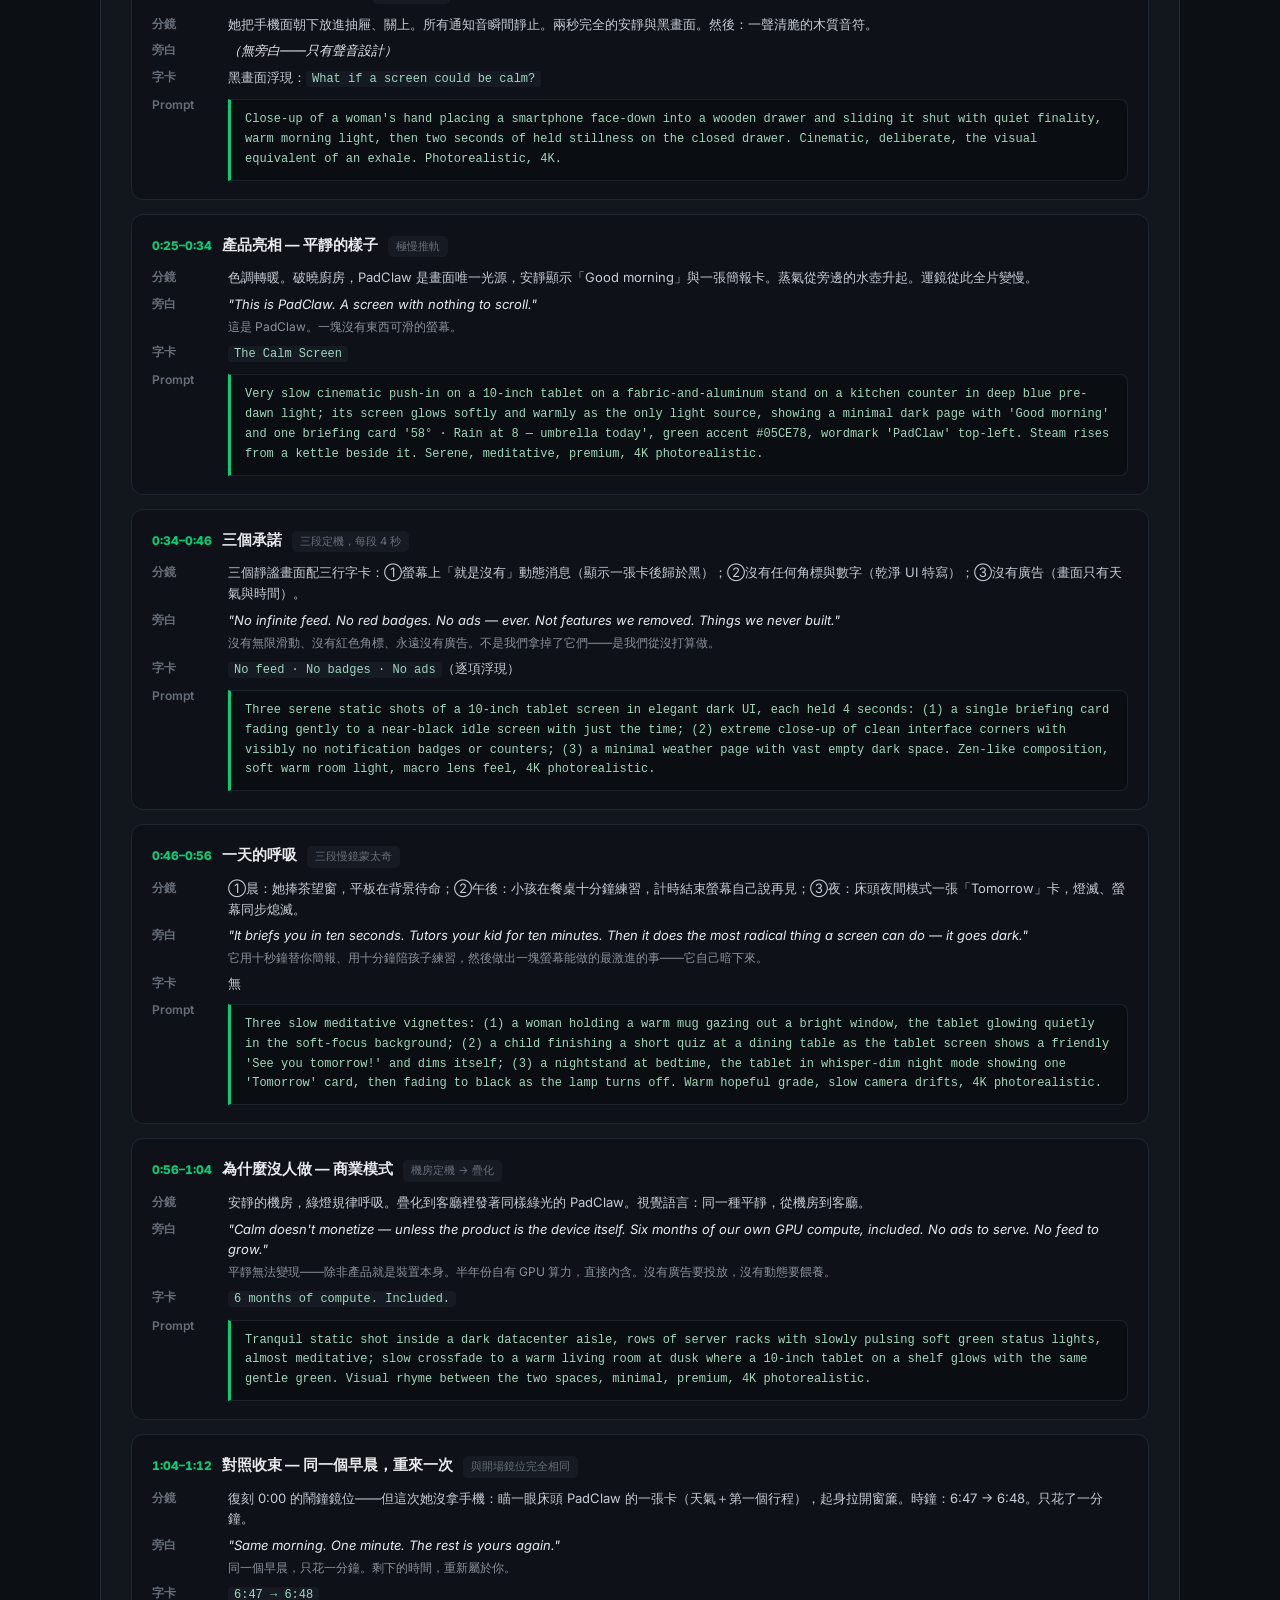
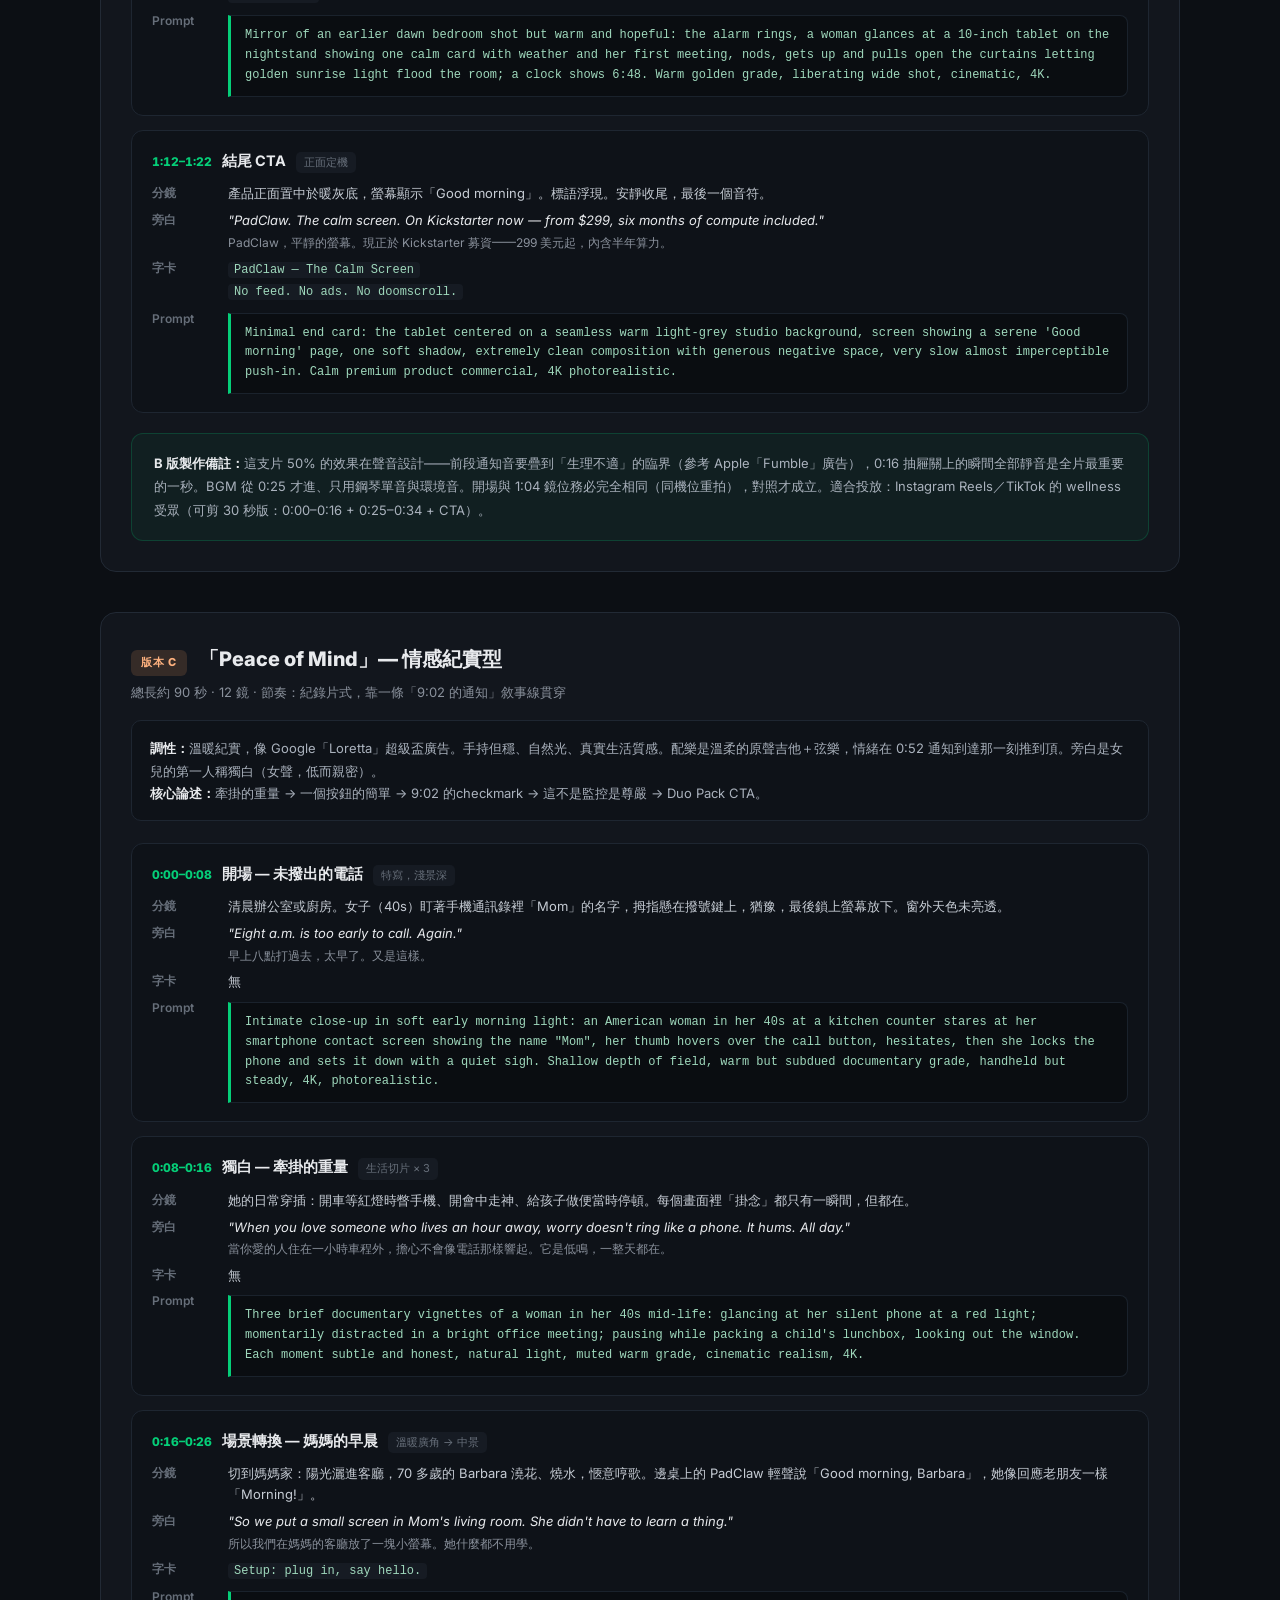
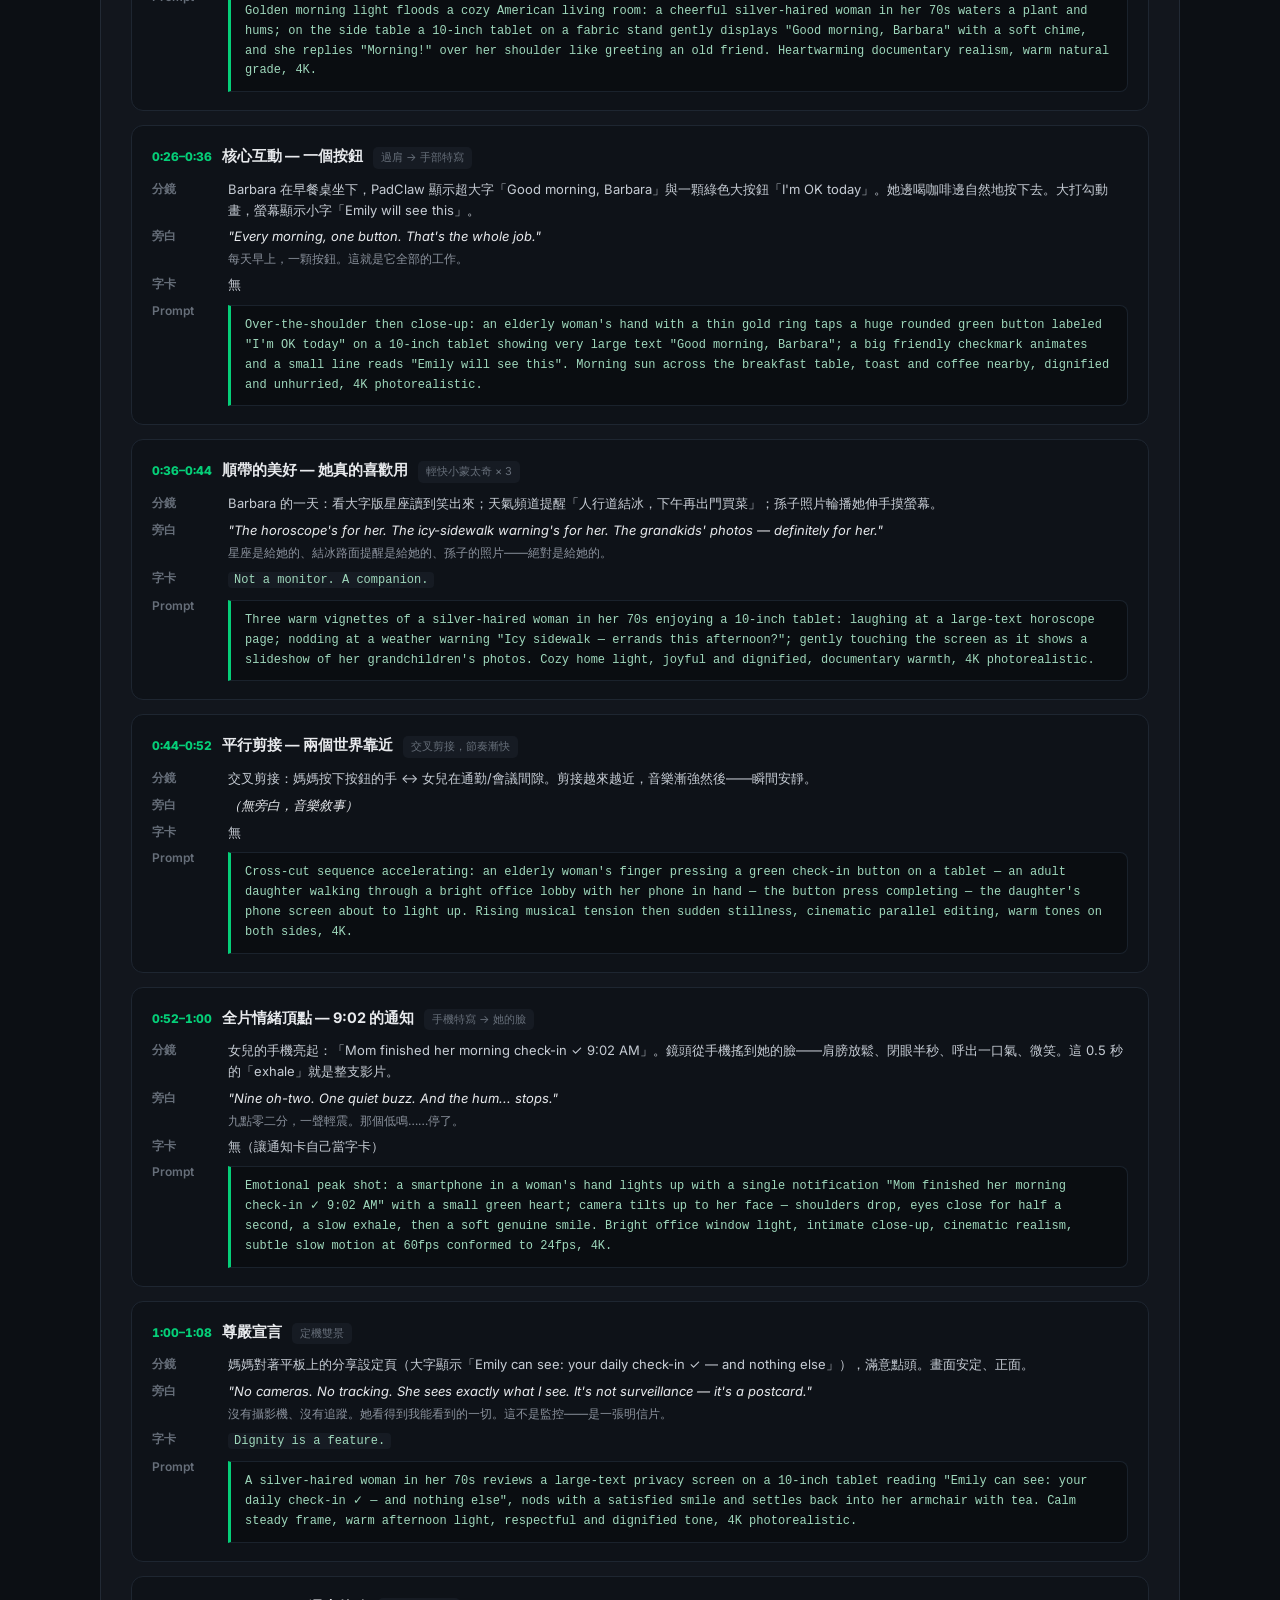
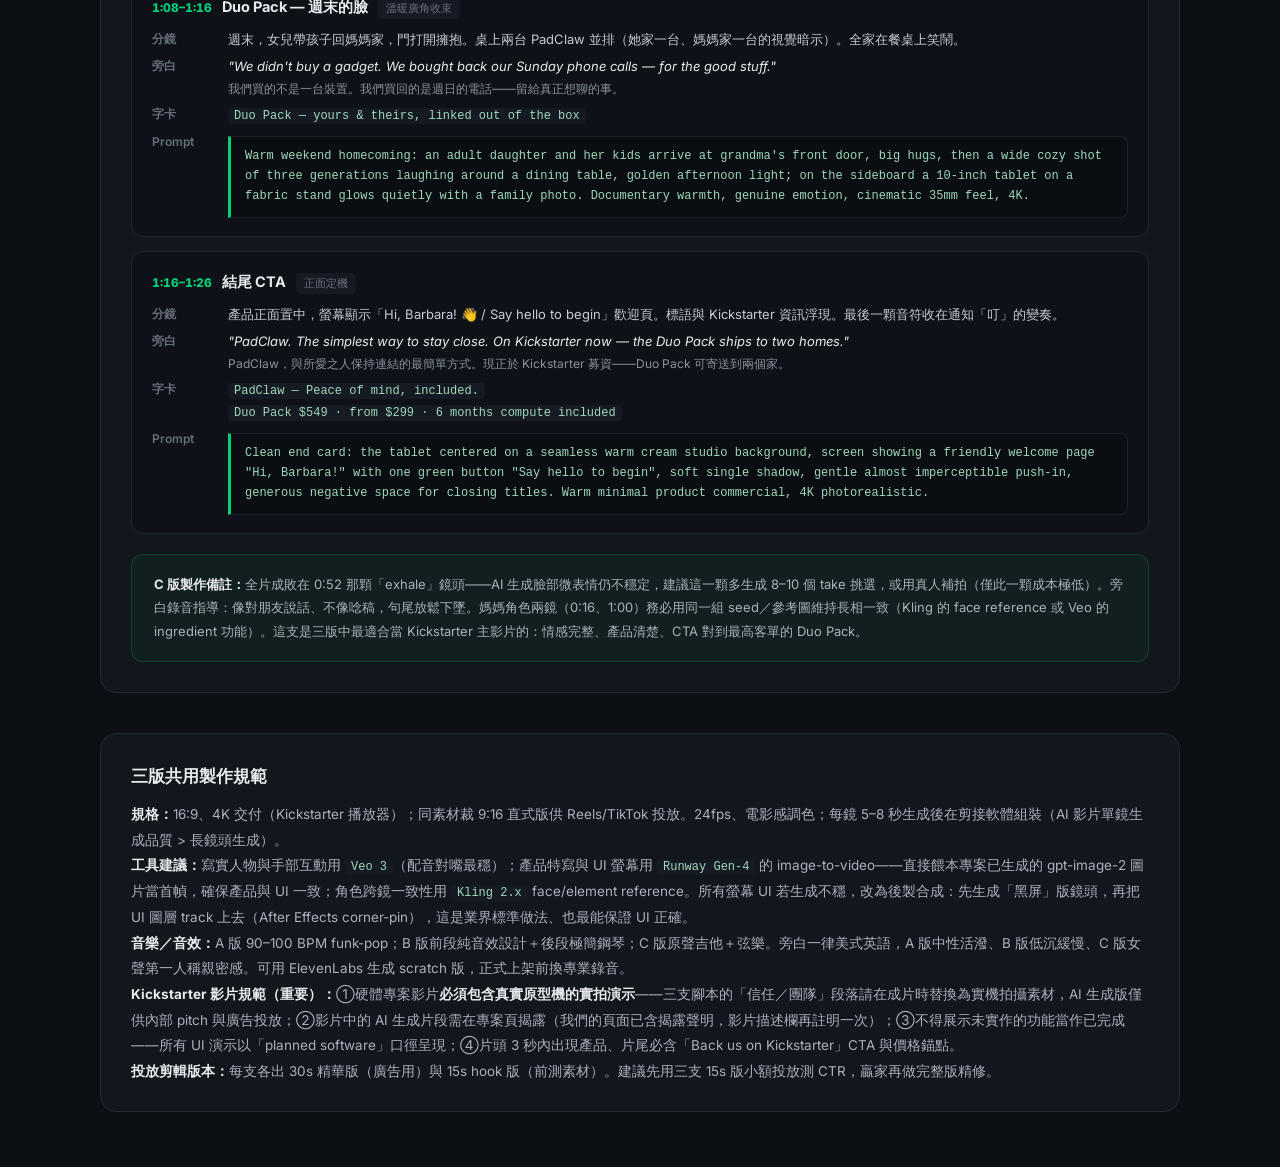
<file: video-scripts.html>
<!DOCTYPE html>
<html lang="zh-Hant">
<head>
  <meta charset="UTF-8">
  <meta name="viewport" content="width=device-width, initial-scale=1.0">
  <title>PadClaw — AI 影片製作腳本 × 3 版本</title>
  <link href="https://fonts.googleapis.com/css2?family=Inter:wght@400;500;600;700;800&display=swap" rel="stylesheet">
  <style>
    *{box-sizing:border-box;margin:0;padding:0}
    body{font-family:'Inter','PingFang TC',system-ui,sans-serif;background:#0c0f14;color:#e8eaed;padding:40px 24px 80px;line-height:1.6}
    .wrap{max-width:1080px;margin:0 auto}
    h1{font-size:26px;font-weight:800;margin-bottom:8px}
    .sub{color:#8a919c;font-size:14px;margin-bottom:28px;line-height:1.7}
    .sub strong{color:#05CE78}
    .toc{display:flex;gap:12px;margin-bottom:36px;flex-wrap:wrap}
    .toc a{font-size:13px;font-weight:600;color:#e8eaed;text-decoration:none;background:#161b23;border:1px solid #232b36;border-radius:999px;padding:9px 18px}
    .toc a:hover{border-color:#05CE78}

    .script{background:#12161d;border:1px solid #222a35;border-radius:16px;padding:30px;margin-bottom:40px}
    .script-head{margin-bottom:6px;display:flex;align-items:baseline;gap:12px;flex-wrap:wrap}
    .script-tag{font-size:11px;font-weight:800;letter-spacing:.1em;padding:4px 10px;border-radius:6px}
    .tag-a{background:rgba(5,206,120,.15);color:#3ddc97}
    .tag-b{background:rgba(94,155,255,.15);color:#7fb0ff}
    .tag-c{background:rgba(255,158,94,.15);color:#ffb27f}
    .script-head h2{font-size:20px;font-weight:800}
    .script-meta{color:#8a919c;font-size:13px;margin-bottom:18px}
    .tone-box{background:#0e1218;border:1px solid #1e2631;border-radius:10px;padding:16px 18px;font-size:13px;color:#aab2bd;margin-bottom:22px;line-height:1.7}
    .tone-box strong{color:#e8eaed}

    .shot{border:1px solid #1e2631;border-radius:12px;padding:18px 20px;margin-bottom:14px;background:#0e1218}
    .shot-head{display:flex;align-items:baseline;gap:10px;margin-bottom:10px;flex-wrap:wrap}
    .shot-tc{font-size:12px;font-weight:800;color:#05CE78;font-variant-numeric:tabular-nums}
    .shot-head h3{font-size:14.5px;font-weight:700}
    .shot-cam{font-size:11px;color:#666e79;background:#161b23;border-radius:5px;padding:2px 8px}
    .shot dl{display:grid;grid-template-columns:64px 1fr;gap:6px 12px;font-size:13px}
    .shot dt{color:#666e79;font-weight:600;font-size:12px}
    .shot dd{color:#c6ccd4}
    .shot dd.vo{color:#e8eaed;font-style:italic}
    .shot dd.vo .zh{display:block;font-style:normal;color:#8a919c;font-size:12px;margin-top:2px}
    .prompt{background:#0a0d11;border:1px solid #1a222c;border-left:3px solid #05CE78;border-radius:0 8px 8px 0;padding:10px 14px;font-family:ui-monospace,'SF Mono',Menlo,monospace;font-size:12px;color:#9fd8bc;line-height:1.65;margin-top:4px;white-space:pre-wrap}
    .prod-notes{background:rgba(5,206,120,.05);border:1px solid rgba(5,206,120,.2);border-radius:12px;padding:18px 22px;margin-top:20px;font-size:13px;color:#aab2bd;line-height:1.8}
    .prod-notes strong{color:#e8eaed}
    .global-notes{background:#12161d;border:1px solid #222a35;border-radius:16px;padding:26px 30px;font-size:13.5px;color:#aab2bd;line-height:1.9}
    .global-notes h2{font-size:17px;font-weight:800;color:#e8eaed;margin-bottom:10px}
    .global-notes strong{color:#e8eaed}
    code{font-family:ui-monospace,Menlo,monospace;font-size:12px;background:#161b23;border-radius:4px;padding:1px 6px;color:#9fd8bc}
  </style>
</head>
<body>
<div class="wrap">
  <h1>AI 影片製作腳本 × 3 版本</h1>
  <p class="sub">每支約 <strong>75–90 秒</strong>，對應三個 campaign 版本的主軸。每顆鏡頭附：分鏡描述、運鏡、旁白（EN 為成片用、中文為對照）、畫面字卡，以及可直接貼入 <strong>Veo 3 / Runway Gen-4 / Kling 2.x</strong> 的英文提示詞。片尾有共用製作規範。</p>
  <div class="toc">
    <a href="#script-a">A · Channels, Not Apps（產品發表型）</a>
    <a href="#script-b">B · The Calm Screen（氛圍敘事型）</a>
    <a href="#script-c">C · Peace of Mind（情感紀實型）</a>
  </div>

  <!-- ============ SCRIPT A ============ -->
  <div class="script" id="script-a">
    <div class="script-head"><span class="script-tag tag-a">版本 A</span><h2>「Channels, Not Apps」— 產品發表型</h2></div>
    <p class="script-meta">總長約 80 秒 · 13 鏡 · 節奏：明快自信，前 10 秒必須讓人懂產品</p>
    <div class="tone-box"><strong>調性：</strong>Apple 發表會 × Netflix 片頭的混血。剪接乾淨俐落，音樂是輕快的 electronic pop（參考 Vulfpeck 式律動），每個頻道 demo 都「快進快出」。旁白男聲或中性女聲，語速偏快、帶一點幽默。<br><strong>核心論述：</strong>會用電視就會用 PadClaw → 四個頻道 → 半年算力全包 → CTA。</div>

    <div class="shot">
      <div class="shot-head"><span class="shot-tc">0:00–0:06</span><h3>冷開場 — 遙控器的隱喻</h3><span class="shot-cam">固定鏡頭 → 快速推軌</span></div>
      <dl>
        <dt>分鏡</dt><dd>黑畫面。「喀」一聲，電視遙控器按下的極特寫。切到一家人窩在沙發上看電視大笑——每個人都會用電視。突然畫面凍結。</dd>
        <dt>旁白</dt><dd class="vo">"Everyone knows how to use a TV. Nobody taught you. You just... clicked."<span class="zh">每個人都會用電視。沒人教過你，你就是……按下去了。</span></dd>
        <dt>字卡</dt><dd>無</dd>
        <dt>Prompt</dt><dd><div class="prompt">Extreme close-up of a thumb pressing a minimalist TV remote button with a satisfying click, shallow depth of field, warm living room bokeh background, then cut to a cozy wide shot of an American family of four laughing on a couch watching TV at dusk, warm lamplight, cinematic 35mm film look, natural skin tones, gentle camera push-in. Photorealistic, 4K, no brand logos visible.</div></dd>
      </dl>
    </div>

    <div class="shot">
      <div class="shot-head"><span class="shot-tc">0:06–0:14</span><h3>問題陳述 — AI 好難用</h3><span class="shot-cam">手持感快切 × 3</span></div>
      <dl>
        <dt>分鏡</dt><dd>三個快切：①有人盯著聊天機器人的空白輸入框發呆，游標閃爍；②有人對智慧音箱說話，音箱回「Sorry, I can't do that」；③長輩滑平板滿螢幕 app 一臉困惑。</dd>
        <dt>旁白</dt><dd class="vo">"So why does AI still feel like a job interview? Blank boxes. Sorry-I-can't. A hundred and forty-seven apps."<span class="zh">那為什麼 AI 用起來還像在面試？空白框、抱歉我做不到、147 個 app。</span></dd>
        <dt>字卡</dt><dd>快閃小字：<code>Prompt engineering ≠ a hobby</code></dd>
        <dt>Prompt</dt><dd><div class="prompt">Three quick handheld shots, muted desaturated color grade: (1) a man staring blankly at a laptop screen showing an empty chat input box with a blinking cursor, late night; (2) a woman speaking to a generic smart speaker on a kitchen counter, then rolling her eyes in mild frustration; (3) an elderly man squinting at a tablet screen crowded with dozens of colorful generic app icons, confused. Documentary realism, slight camera shake, no real brand logos. 4K.</div></dd>
      </dl>
    </div>

    <div class="shot">
      <div class="shot-head"><span class="shot-tc">0:14–0:22</span><h3>產品亮相 — 開機即頻道</h3><span class="shot-cam">緩慢環繞 180°</span></div>
      <dl>
        <dt>分鏡</dt><dd>色彩回歸飽和。晨光廚房，PadClaw 立在中島上開機——直接亮出四張頻道大磁貼（Health／Horoscope／Weather／Learning），像串流平台首頁。鏡頭繞產品半圈。</dd>
        <dt>旁白</dt><dd class="vo">"This is PadClaw. Turn it on, and it works like your TV: four channels. Pick one."<span class="zh">這是 PadClaw。打開它，就像打開電視：四個頻道，選一個。</span></dd>
        <dt>字卡</dt><dd><code>Channels, Not Apps.</code></dd>
        <dt>Prompt</dt><dd><div class="prompt">Slow 180-degree orbital camera move around a modern 10.1-inch tablet with slim silver-grey bezels on a fabric-and-aluminum desktop stand, placed on a light oak kitchen island in bright morning sunlight. The screen powers on to a dark cinematic launcher with four large glossy channel tiles labeled 'Health', 'Horoscope', 'Weather', 'Learning', green accent color #05CE78, small white wordmark 'PadClaw' top-left. Steam rises from a coffee mug nearby. Premium product commercial style, crisp screen content, photorealistic, 4K.</div></dd>
      </dl>
    </div>

    <div class="shot">
      <div class="shot-head"><span class="shot-tc">0:22–0:30</span><h3>頻道 Demo ① 健康</h3><span class="shot-cam">中景 → 手機插入鏡頭</span></div>
      <dl>
        <dt>分鏡</dt><dd>奶奶在客廳輕點大按鈕完成晨間簽到，螢幕大字打勾。切半秒：女兒手機跳出「Mom finished her morning check-in ✓」。</dd>
        <dt>旁白</dt><dd class="vo">"Health — grandma taps once, you stop worrying."<span class="zh">健康頻道——奶奶按一下，你不用再擔心。</span></dd>
        <dt>字卡</dt><dd><code>CH 01 · Family Health</code></dd>
        <dt>Prompt</dt><dd><div class="prompt">A cheerful silver-haired American woman in her 70s in a bright cozy living room taps a huge rounded green button labeled "I'm OK today" on a 10-inch tablet on a side table; the screen shows a large friendly checkmark animation. Quick insert shot: a smartphone screen lights up with a notification "Mom finished her morning check-in ✓ 9:02 AM". Warm natural light, heartwarming commercial tone, photorealistic, 4K.</div></dd>
      </dl>
    </div>

    <div class="shot">
      <div class="shot-head"><span class="shot-tc">0:30–0:37</span><h3>頻道 Demo ② 星座</h3><span class="shot-cam">俯角特寫 → 拉遠</span></div>
      <dl>
        <dt>分鏡</dt><dd>年輕女子端咖啡入座，說「What does my chart say today?」，螢幕展開金色星盤動畫與「Today for Leo」。她邊看邊微笑啜咖啡。</dd>
        <dt>旁白</dt><dd class="vo">"Horoscope — a real reading from your real birth chart, with your morning coffee."<span class="zh">星座頻道——用你真正的星盤算的每日運勢，配你的早晨咖啡。</span></dd>
        <dt>字卡</dt><dd><code>CH 02 · Horoscope</code></dd>
        <dt>Prompt</dt><dd><div class="prompt">A young American woman in her 20s with a coffee mug sits at a sunlit window table and speaks casually to a 10-inch tablet on a stand; the dark screen elegantly animates a fine golden zodiac wheel and constellation lines with the heading "Today for Leo", midnight-blue UI with gold and green accents. She smiles and sips coffee while reading. Soft dreamy morning light, lifestyle commercial, photorealistic, 4K.</div></dd>
      </dl>
    </div>

    <div class="shot">
      <div class="shot-head"><span class="shot-tc">0:37–0:44</span><h3>頻道 Demo ③ 天氣</h3><span class="shot-cam">跟拍出門動線</span></div>
      <dl>
        <dt>分鏡</dt><dd>玄關。男子邊穿外套邊經過 PadClaw，螢幕顯示大雨傘圖示與「Rain at 8 — take an umbrella」。他抽走傘架上的傘，出門。一鏡到底。</dd>
        <dt>旁白</dt><dd class="vo">"Weather — not a forecast. A decision."<span class="zh">天氣頻道——不是預報，是決定。</span></dd>
        <dt>字卡</dt><dd><code>CH 03 · Weather</code></dd>
        <dt>Prompt</dt><dd><div class="prompt">Tracking shot following an American man in his 30s through a home entryway on a rainy morning: he grabs his jacket, glances at a 10-inch tablet on the console table showing a bold weather screen with a large green umbrella icon and text "Rain at 8 — take an umbrella", picks an umbrella from the stand and exits the front door. One continuous smooth gimbal move, grey rainy window light, photorealistic, 4K.</div></dd>
      </dl>
    </div>

    <div class="shot">
      <div class="shot-head"><span class="shot-tc">0:44–0:51</span><h3>頻道 Demo ④ 學習</h3><span class="shot-cam">餐桌雙人中景</span></div>
      <dl>
        <dt>分鏡</dt><dd>晚餐後餐桌，父女對著 PadClaw 玩數學問答，女兒搶答按下「72」，螢幕彩帶動畫，兩人擊掌。</dd>
        <dt>旁白</dt><dd class="vo">"Learning — a tutor with infinite patience, at the dinner table."<span class="zh">學習頻道——一位有無限耐心的家教，就在餐桌上。</span></dd>
        <dt>字卡</dt><dd><code>CH 04 · Learning</code></dd>
        <dt>Prompt</dt><dd><div class="prompt">Warm evening scene: an American father and his 8-year-old daughter at a dining table lean toward a 10-inch tablet showing a math quiz "24 × 3 = ?" with four big answer buttons; the girl excitedly taps "72", the screen bursts with a subtle confetti animation, father and daughter high-five, both laughing. Cozy lamp light, genuine joy, commercial lifestyle realism, 4K.</div></dd>
      </dl>
    </div>

    <div class="shot">
      <div class="shot-head"><span class="shot-tc">0:51–0:58</span><h3>殺手鐧 — 半年算力全包</h3><span class="shot-cam">機房推軌 → 光束轉場</span></div>
      <dl>
        <dt>分鏡</dt><dd>切到台灣機房：一排排伺服器綠色狀態燈呼吸。一道綠光從機架飛出、越過海洋地平線、落進美國客廳裡的 PadClaw。</dd>
        <dt>旁白</dt><dd class="vo">"And here's the twist: six months of serious GPU compute — included in the box. No subscription to start."<span class="zh">而且反轉來了：半年份的 GPU 算力，直接包含在盒子裡。開始不用訂閱。</span></dd>
        <dt>字卡</dt><dd><code>6 Months of Compute. Included.</code></dd>
        <dt>Prompt</dt><dd><div class="prompt">Cinematic dolly through a pristine dark datacenter aisle with tall server racks glowing with soft green status lights; a single elegant beam of green light launches from a rack, arcs over a stylized night ocean horizon, and lands gently into a warm American living room where a 10-inch tablet on a shelf glows to life. Epic but clean, premium tech commercial, photorealistic with subtle VFX, 4K.</div></dd>
      </dl>
    </div>

    <div class="shot">
      <div class="shot-head"><span class="shot-tc">0:58–1:05</span><h3>信任 — 團隊與工廠</h3><span class="shot-cam">紀實快切 × 3</span></div>
      <dl>
        <dt>分鏡</dt><dd>台北辦公室工程師調試真實原型機（強調「實機」）；產線機械臂；工程師手上轉著裸板。</dd>
        <dt>旁白</dt><dd class="vo">"Built by twelve hardware veterans in Taipei. Real prototypes. Real factory. Real racks."<span class="zh">由台北十二位硬體老兵打造。真原型、真工廠、真機房。</span></dd>
        <dt>字卡</dt><dd><code>EVT complete · DVT underway</code></dd>
        <dt>Prompt</dt><dd><div class="prompt">Documentary-style quick cuts: engineers in a Taipei hardware lab testing a bare-board tablet prototype with probes and cables, oscilloscope traces on monitors; a clean electronics factory line with robotic arms placing components; close-up of hands rotating an exposed circuit board under task lighting. Authentic, slightly desaturated documentary grade, shallow DOF, 4K, no brand logos.</div></dd>
      </dl>
    </div>

    <div class="shot">
      <div class="shot-head"><span class="shot-tc">1:05–1:13</span><h3>生活蒙太奇 — 一天四刻</h3><span class="shot-cam">節奏快切 × 4</span></div>
      <dl>
        <dt>分鏡</dt><dd>同一台 PadClaw 的一天：晨（天氣）→ 午後（奶奶簽到）→ 傍晚（作業）→ 夜（明日簡報微光）。音樂收束。</dd>
        <dt>旁白</dt><dd class="vo">"One screen. Four channels. Zero learning curve."<span class="zh">一塊螢幕、四個頻道、零學習曲線。</span></dd>
        <dt>字卡</dt><dd>無</dd>
        <dt>Prompt</dt><dd><div class="prompt">Rhythmic montage of the same 10-inch tablet in one home across a day: bright morning weather briefing in the kitchen; afternoon check-in tap by a senior woman; early evening math quiz with a child; night mode dim "Tomorrow" card on a nightstand as lights go out. Consistent device and interior, changing natural light temperature from cool morning to warm night, elegant match cuts, 4K photorealistic.</div></dd>
      </dl>
    </div>

    <div class="shot">
      <div class="shot-head"><span class="shot-tc">1:13–1:20</span><h3>結尾 CTA</h3><span class="shot-cam">正面定機</span></div>
      <dl>
        <dt>分鏡</dt><dd>純色深底、產品正面置中，launcher 亮著。Logo 與標語浮現，Kickstarter 綠色按鈕元素。</dd>
        <dt>旁白</dt><dd class="vo">"PadClaw. Channels, not apps. Back us on Kickstarter — early birds start at $299."<span class="zh">PadClaw，頻道，而非 App。上 Kickstarter 支持我們——早鳥 299 美元起。</span></dd>
        <dt>字卡</dt><dd><code>PadClaw — Channels, Not Apps.</code><br><code>Early bird $299 · 6 months compute included</code></dd>
        <dt>Prompt</dt><dd><div class="prompt">Clean end-card shot: the tablet perfectly centered facing camera on a seamless dark charcoal studio background, launcher screen glowing with four channel tiles, soft green rim light, generous negative space above for title text. Slow subtle push-in, premium minimalist product commercial, photorealistic, 4K.</div></dd>
      </dl>
    </div>

    <div class="prod-notes"><strong>A 版製作備註：</strong>BGM 建議 90–100 BPM funk-pop，頻道 demo 段每 7 秒一個「音樂重拍＝換頻道」；旁白與字卡雙語擇一（美國市場用 EN）；0:51 算力段是全片唯一 VFX 鏡頭，若 AI 生成光束不穩，可改用機房鏡頭＋字卡動畫達成。Kickstarter 規範：0:58 信任段必須使用「真實原型機」實拍素材替換 AI 生成版本後才能上架（AI 版僅供 pitch 用）。</div>
  </div>

  <!-- ============ SCRIPT B ============ -->
  <div class="script" id="script-b">
    <div class="script-head"><span class="script-tag tag-b">版本 B</span><h2>「The Calm Screen」— 氛圍敘事型</h2></div>
    <p class="script-meta">總長約 85 秒 · 11 鏡 · 節奏：前 25 秒壓抑緊繃，之後全面舒展</p>
    <div class="tone-box"><strong>調性：</strong>前段是焦慮的（快切、手持、通知音效疊加到刺耳）；0:25 一個深呼吸之後，運鏡全部改為緩慢定機與慢推軌，聲音只剩環境音與極簡鋼琴。這支片的說服力來自「體感對比」，不是資訊量。<br><strong>核心論述：</strong>你的手機在偷你的時間 → 平靜是一種設計 → 三個承諾 → 半年算力 → CTA。</div>

    <div class="shot">
      <div class="shot-head"><span class="shot-tc">0:00–0:08</span><h3>焦慮開場 — 6:47 AM</h3><span class="shot-cam">手持特寫快切</span></div>
      <dl>
        <dt>分鏡</dt><dd>鬧鐘響。手在黑暗中摸到手機。臉被藍光照亮。拇指開始滑。通知音「叮、叮、叮」越疊越密。時鐘特寫：6:47 → 7:12。她揉眼睛，嘆氣。</dd>
        <dt>旁白</dt><dd class="vo">"You picked it up to check the weather. That was twenty-five minutes ago."<span class="zh">你拿起手機只是想看天氣。那是 25 分鐘前的事了。</span></dd>
        <dt>字卡</dt><dd>左下小字時間跳動 <code>6:47 → 7:12</code></dd>
        <dt>Prompt</dt><dd><div class="prompt">Anxious handheld sequence in a dark bedroom at dawn: an alarm clock rings, a hand fumbles for a smartphone on the nightstand, a woman's face lit harshly by cold blue screen light as her thumb scrolls endlessly, notification bubbles reflecting in her tired eyes, quick cut to a digital clock jumping from 6:47 to 7:12, she rubs her eyes and sighs. Cold desaturated blue grade, claustrophobic close-ups, slight camera shake, cinematic realism, 4K, no brand logos.</div></dd>
      </dl>
    </div>

    <div class="shot">
      <div class="shot-head"><span class="shot-tc">0:08–0:16</span><h3>問題升級 — 全家都在滑</h3><span class="shot-cam">緩慢橫移</span></div>
      <dl>
        <dt>分鏡</dt><dd>早餐桌橫移長鏡頭：爸爸滑手機、媽媽滑手機、小孩盯平板，桌上麥片沒人吃，彼此零交流。通知音持續、輕微失真。</dd>
        <dt>旁白</dt><dd class="vo">"Every screen in your house was engineered for one thing: more of your attention."<span class="zh">你家裡的每一塊螢幕，都是為了同一件事而設計的：拿走你更多注意力。</span></dd>
        <dt>字卡</dt><dd>無</dd>
        <dt>Prompt</dt><dd><div class="prompt">Slow lateral dolly across a family breakfast table in the morning: father scrolling his phone, mother scrolling hers, a child staring into a tablet, cereal bowls untouched, nobody speaking, each face lit by their own screen glow. Muted cold color grade, cinematic social-commentary tone, shallow depth of field, 4K, no brand logos.</div></dd>
      </dl>
    </div>

    <div class="shot">
      <div class="shot-head"><span class="shot-tc">0:16–0:25</span><h3>轉折 — 把手機收起來</h3><span class="shot-cam">特寫 → 靜止</span></div>
      <dl>
        <dt>分鏡</dt><dd>她把手機面朝下放進抽屜、關上。所有通知音瞬間靜止。兩秒完全的安靜與黑畫面。然後：一聲清脆的木質音符。</dd>
        <dt>旁白</dt><dd class="vo">（無旁白——只有聲音設計）</dd>
        <dt>字卡</dt><dd>黑畫面浮現：<code>What if a screen could be calm?</code></dd>
        <dt>Prompt</dt><dd><div class="prompt">Close-up of a woman's hand placing a smartphone face-down into a wooden drawer and sliding it shut with quiet finality, warm morning light, then two seconds of held stillness on the closed drawer. Cinematic, deliberate, the visual equivalent of an exhale. Photorealistic, 4K.</div></dd>
      </dl>
    </div>

    <div class="shot">
      <div class="shot-head"><span class="shot-tc">0:25–0:34</span><h3>產品亮相 — 平靜的樣子</h3><span class="shot-cam">極慢推軌</span></div>
      <dl>
        <dt>分鏡</dt><dd>色調轉暖。破曉廚房，PadClaw 是畫面唯一光源，安靜顯示「Good morning」與一張簡報卡。蒸氣從旁邊的水壺升起。運鏡從此全片變慢。</dd>
        <dt>旁白</dt><dd class="vo">"This is PadClaw. A screen with nothing to scroll."<span class="zh">這是 PadClaw。一塊沒有東西可滑的螢幕。</span></dd>
        <dt>字卡</dt><dd><code>The Calm Screen</code></dd>
        <dt>Prompt</dt><dd><div class="prompt">Very slow cinematic push-in on a 10-inch tablet on a fabric-and-aluminum stand on a kitchen counter in deep blue pre-dawn light; its screen glows softly and warmly as the only light source, showing a minimal dark page with 'Good morning' and one briefing card '58° · Rain at 8 — umbrella today', green accent #05CE78, wordmark 'PadClaw' top-left. Steam rises from a kettle beside it. Serene, meditative, premium, 4K photorealistic.</div></dd>
      </dl>
    </div>

    <div class="shot">
      <div class="shot-head"><span class="shot-tc">0:34–0:46</span><h3>三個承諾</h3><span class="shot-cam">三段定機，每段 4 秒</span></div>
      <dl>
        <dt>分鏡</dt><dd>三個靜謐畫面配三行字卡：①螢幕上「就是沒有」動態消息（顯示一張卡後歸於黑）；②沒有任何角標與數字（乾淨 UI 特寫）；③沒有廣告（畫面只有天氣與時間）。</dd>
        <dt>旁白</dt><dd class="vo">"No infinite feed. No red badges. No ads — ever. Not features we removed. Things we never built."<span class="zh">沒有無限滑動、沒有紅色角標、永遠沒有廣告。不是我們拿掉了它們——是我們從沒打算做。</span></dd>
        <dt>字卡</dt><dd><code>No feed · No badges · No ads</code>（逐項浮現）</dd>
        <dt>Prompt</dt><dd><div class="prompt">Three serene static shots of a 10-inch tablet screen in elegant dark UI, each held 4 seconds: (1) a single briefing card fading gently to a near-black idle screen with just the time; (2) extreme close-up of clean interface corners with visibly no notification badges or counters; (3) a minimal weather page with vast empty dark space. Zen-like composition, soft warm room light, macro lens feel, 4K photorealistic.</div></dd>
      </dl>
    </div>

    <div class="shot">
      <div class="shot-head"><span class="shot-tc">0:46–0:56</span><h3>一天的呼吸</h3><span class="shot-cam">三段慢鏡蒙太奇</span></div>
      <dl>
        <dt>分鏡</dt><dd>①晨：她捧茶望窗，平板在背景待命；②午後：小孩在餐桌十分鐘練習，計時結束螢幕自己說再見；③夜：床頭夜間模式一張「Tomorrow」卡，燈滅、螢幕同步熄滅。</dd>
        <dt>旁白</dt><dd class="vo">"It briefs you in ten seconds. Tutors your kid for ten minutes. Then it does the most radical thing a screen can do — it goes dark."<span class="zh">它用十秒鐘替你簡報、用十分鐘陪孩子練習，然後做出一塊螢幕能做的最激進的事——它自己暗下來。</span></dd>
        <dt>字卡</dt><dd>無</dd>
        <dt>Prompt</dt><dd><div class="prompt">Three slow meditative vignettes: (1) a woman holding a warm mug gazing out a bright window, the tablet glowing quietly in the soft-focus background; (2) a child finishing a short quiz at a dining table as the tablet screen shows a friendly 'See you tomorrow!' and dims itself; (3) a nightstand at bedtime, the tablet in whisper-dim night mode showing one 'Tomorrow' card, then fading to black as the lamp turns off. Warm hopeful grade, slow camera drifts, 4K photorealistic.</div></dd>
      </dl>
    </div>

    <div class="shot">
      <div class="shot-head"><span class="shot-tc">0:56–1:04</span><h3>為什麼沒人做 — 商業模式</h3><span class="shot-cam">機房定機 → 疊化</span></div>
      <dl>
        <dt>分鏡</dt><dd>安靜的機房，綠燈規律呼吸。疊化到客廳裡發著同樣綠光的 PadClaw。視覺語言：同一種平靜，從機房到客廳。</dd>
        <dt>旁白</dt><dd class="vo">"Calm doesn't monetize — unless the product is the device itself. Six months of our own GPU compute, included. No ads to serve. No feed to grow."<span class="zh">平靜無法變現——除非產品就是裝置本身。半年份自有 GPU 算力，直接內含。沒有廣告要投放，沒有動態要餵養。</span></dd>
        <dt>字卡</dt><dd><code>6 months of compute. Included.</code></dd>
        <dt>Prompt</dt><dd><div class="prompt">Tranquil static shot inside a dark datacenter aisle, rows of server racks with slowly pulsing soft green status lights, almost meditative; slow crossfade to a warm living room at dusk where a 10-inch tablet on a shelf glows with the same gentle green. Visual rhyme between the two spaces, minimal, premium, 4K photorealistic.</div></dd>
      </dl>
    </div>

    <div class="shot">
      <div class="shot-head"><span class="shot-tc">1:04–1:12</span><h3>對照收束 — 同一個早晨，重來一次</h3><span class="shot-cam">與開場鏡位完全相同</span></div>
      <dl>
        <dt>分鏡</dt><dd>復刻 0:00 的鬧鐘鏡位——但這次她沒拿手機：瞄一眼床頭 PadClaw 的一張卡（天氣＋第一個行程），起身拉開窗簾。時鐘：6:47 → 6:48。只花了一分鐘。</dd>
        <dt>旁白</dt><dd class="vo">"Same morning. One minute. The rest is yours again."<span class="zh">同一個早晨，只花一分鐘。剩下的時間，重新屬於你。</span></dd>
        <dt>字卡</dt><dd><code>6:47 → 6:48</code></dd>
        <dt>Prompt</dt><dd><div class="prompt">Mirror of an earlier dawn bedroom shot but warm and hopeful: the alarm rings, a woman glances at a 10-inch tablet on the nightstand showing one calm card with weather and her first meeting, nods, gets up and pulls open the curtains letting golden sunrise light flood the room; a clock shows 6:48. Warm golden grade, liberating wide shot, cinematic, 4K.</div></dd>
      </dl>
    </div>

    <div class="shot">
      <div class="shot-head"><span class="shot-tc">1:12–1:22</span><h3>結尾 CTA</h3><span class="shot-cam">正面定機</span></div>
      <dl>
        <dt>分鏡</dt><dd>產品正面置中於暖灰底，螢幕顯示「Good morning」。標語浮現。安靜收尾，最後一個音符。</dd>
        <dt>旁白</dt><dd class="vo">"PadClaw. The calm screen. On Kickstarter now — from $299, six months of compute included."<span class="zh">PadClaw，平靜的螢幕。現正於 Kickstarter 募資——299 美元起，內含半年算力。</span></dd>
        <dt>字卡</dt><dd><code>PadClaw — The Calm Screen</code><br><code>No feed. No ads. No doomscroll.</code></dd>
        <dt>Prompt</dt><dd><div class="prompt">Minimal end card: the tablet centered on a seamless warm light-grey studio background, screen showing a serene 'Good morning' page, one soft shadow, extremely clean composition with generous negative space, very slow almost imperceptible push-in. Calm premium product commercial, 4K photorealistic.</div></dd>
      </dl>
    </div>

    <div class="prod-notes"><strong>B 版製作備註：</strong>這支片 50% 的效果在聲音設計——前段通知音要疊到「生理不適」的臨界（參考 Apple「Fumble」廣告），0:16 抽屜關上的瞬間全部靜音是全片最重要的一秒。BGM 從 0:25 才進、只用鋼琴單音與環境音。開場與 1:04 鏡位務必完全相同（同機位重拍），對照才成立。適合投放：Instagram Reels／TikTok 的 wellness 受眾（可剪 30 秒版：0:00–0:16 + 0:25–0:34 + CTA）。</div>
  </div>

  <!-- ============ SCRIPT C ============ -->
  <div class="script" id="script-c">
    <div class="script-head"><span class="script-tag tag-c">版本 C</span><h2>「Peace of Mind」— 情感紀實型</h2></div>
    <p class="script-meta">總長約 90 秒 · 12 鏡 · 節奏：紀錄片式，靠一條「9:02 的通知」敘事線貫穿</p>
    <div class="tone-box"><strong>調性：</strong>溫暖紀實，像 Google「Loretta」超級盃廣告。手持但穩、自然光、真實生活質感。配樂是溫柔的原聲吉他＋弦樂，情緒在 0:52 通知到達那一刻推到頂。旁白是女兒的第一人稱獨白（女聲，低而親密）。<br><strong>核心論述：</strong>牽掛的重量 → 一個按鈕的簡單 → 9:02 的checkmark → 這不是監控是尊嚴 → Duo Pack CTA。</div>

    <div class="shot">
      <div class="shot-head"><span class="shot-tc">0:00–0:08</span><h3>開場 — 未撥出的電話</h3><span class="shot-cam">特寫，淺景深</span></div>
      <dl>
        <dt>分鏡</dt><dd>清晨辦公室或廚房。女子（40s）盯著手機通訊錄裡「Mom」的名字，拇指懸在撥號鍵上，猶豫，最後鎖上螢幕放下。窗外天色未亮透。</dd>
        <dt>旁白</dt><dd class="vo">"Eight a.m. is too early to call. Again."<span class="zh">早上八點打過去，太早了。又是這樣。</span></dd>
        <dt>字卡</dt><dd>無</dd>
        <dt>Prompt</dt><dd><div class="prompt">Intimate close-up in soft early morning light: an American woman in her 40s at a kitchen counter stares at her smartphone contact screen showing the name "Mom", her thumb hovers over the call button, hesitates, then she locks the phone and sets it down with a quiet sigh. Shallow depth of field, warm but subdued documentary grade, handheld but steady, 4K, photorealistic.</div></dd>
      </dl>
    </div>

    <div class="shot">
      <div class="shot-head"><span class="shot-tc">0:08–0:16</span><h3>獨白 — 牽掛的重量</h3><span class="shot-cam">生活切片 × 3</span></div>
      <dl>
        <dt>分鏡</dt><dd>她的日常穿插：開車等紅燈時瞥手機、開會中走神、給孩子做便當時停頓。每個畫面裡「掛念」都只有一瞬間，但都在。</dd>
        <dt>旁白</dt><dd class="vo">"When you love someone who lives an hour away, worry doesn't ring like a phone. It hums. All day."<span class="zh">當你愛的人住在一小時車程外，擔心不會像電話那樣響起。它是低鳴，一整天都在。</span></dd>
        <dt>字卡</dt><dd>無</dd>
        <dt>Prompt</dt><dd><div class="prompt">Three brief documentary vignettes of a woman in her 40s mid-life: glancing at her silent phone at a red light; momentarily distracted in a bright office meeting; pausing while packing a child's lunchbox, looking out the window. Each moment subtle and honest, natural light, muted warm grade, cinematic realism, 4K.</div></dd>
      </dl>
    </div>

    <div class="shot">
      <div class="shot-head"><span class="shot-tc">0:16–0:26</span><h3>場景轉換 — 媽媽的早晨</h3><span class="shot-cam">溫暖廣角 → 中景</span></div>
      <dl>
        <dt>分鏡</dt><dd>切到媽媽家：陽光灑進客廳，70 多歲的 Barbara 澆花、燒水，愜意哼歌。邊桌上的 PadClaw 輕聲說「Good morning, Barbara」，她像回應老朋友一樣「Morning!」。</dd>
        <dt>旁白</dt><dd class="vo">"So we put a small screen in Mom's living room. She didn't have to learn a thing."<span class="zh">所以我們在媽媽的客廳放了一塊小螢幕。她什麼都不用學。</span></dd>
        <dt>字卡</dt><dd><code>Setup: plug in, say hello.</code></dd>
        <dt>Prompt</dt><dd><div class="prompt">Golden morning light floods a cozy American living room: a cheerful silver-haired woman in her 70s waters a plant and hums; on the side table a 10-inch tablet on a fabric stand gently displays "Good morning, Barbara" with a soft chime, and she replies "Morning!" over her shoulder like greeting an old friend. Heartwarming documentary realism, warm natural grade, 4K.</div></dd>
      </dl>
    </div>

    <div class="shot">
      <div class="shot-head"><span class="shot-tc">0:26–0:36</span><h3>核心互動 — 一個按鈕</h3><span class="shot-cam">過肩 → 手部特寫</span></div>
      <dl>
        <dt>分鏡</dt><dd>Barbara 在早餐桌坐下，PadClaw 顯示超大字「Good morning, Barbara」與一顆綠色大按鈕「I'm OK today」。她邊喝咖啡邊自然地按下去。大打勾動畫，螢幕顯示小字「Emily will see this」。</dd>
        <dt>旁白</dt><dd class="vo">"Every morning, one button. That's the whole job."<span class="zh">每天早上，一顆按鈕。這就是它全部的工作。</span></dd>
        <dt>字卡</dt><dd>無</dd>
        <dt>Prompt</dt><dd><div class="prompt">Over-the-shoulder then close-up: an elderly woman's hand with a thin gold ring taps a huge rounded green button labeled "I'm OK today" on a 10-inch tablet showing very large text "Good morning, Barbara"; a big friendly checkmark animates and a small line reads "Emily will see this". Morning sun across the breakfast table, toast and coffee nearby, dignified and unhurried, 4K photorealistic.</div></dd>
      </dl>
    </div>

    <div class="shot">
      <div class="shot-head"><span class="shot-tc">0:36–0:44</span><h3>順帶的美好 — 她真的喜歡用</h3><span class="shot-cam">輕快小蒙太奇 × 3</span></div>
      <dl>
        <dt>分鏡</dt><dd>Barbara 的一天：看大字版星座讀到笑出來；天氣頻道提醒「人行道結冰，下午再出門買菜」；孫子照片輪播她伸手摸螢幕。</dd>
        <dt>旁白</dt><dd class="vo">"The horoscope's for her. The icy-sidewalk warning's for her. The grandkids' photos — definitely for her."<span class="zh">星座是給她的、結冰路面提醒是給她的、孫子的照片——絕對是給她的。</span></dd>
        <dt>字卡</dt><dd><code>Not a monitor. A companion.</code></dd>
        <dt>Prompt</dt><dd><div class="prompt">Three warm vignettes of a silver-haired woman in her 70s enjoying a 10-inch tablet: laughing at a large-text horoscope page; nodding at a weather warning "Icy sidewalk — errands this afternoon?"; gently touching the screen as it shows a slideshow of her grandchildren's photos. Cozy home light, joyful and dignified, documentary warmth, 4K photorealistic.</div></dd>
      </dl>
    </div>

    <div class="shot">
      <div class="shot-head"><span class="shot-tc">0:44–0:52</span><h3>平行剪接 — 兩個世界靠近</h3><span class="shot-cam">交叉剪接，節奏漸快</span></div>
      <dl>
        <dt>分鏡</dt><dd>交叉剪接：媽媽按下按鈕的手 ↔ 女兒在通勤/會議間隙。剪接越來越近，音樂漸強然後——瞬間安靜。</dd>
        <dt>旁白</dt><dd class="vo">（無旁白，音樂敘事）</dd>
        <dt>字卡</dt><dd>無</dd>
        <dt>Prompt</dt><dd><div class="prompt">Cross-cut sequence accelerating: an elderly woman's finger pressing a green check-in button on a tablet — an adult daughter walking through a bright office lobby with her phone in hand — the button press completing — the daughter's phone screen about to light up. Rising musical tension then sudden stillness, cinematic parallel editing, warm tones on both sides, 4K.</div></dd>
      </dl>
    </div>

    <div class="shot">
      <div class="shot-head"><span class="shot-tc">0:52–1:00</span><h3>全片情緒頂點 — 9:02 的通知</h3><span class="shot-cam">手機特寫 → 她的臉</span></div>
      <dl>
        <dt>分鏡</dt><dd>女兒的手機亮起：「Mom finished her morning check-in ✓ 9:02 AM」。鏡頭從手機搖到她的臉——肩膀放鬆、閉眼半秒、呼出一口氣、微笑。這 0.5 秒的「exhale」就是整支影片。</dd>
        <dt>旁白</dt><dd class="vo">"Nine oh-two. One quiet buzz. And the hum... stops."<span class="zh">九點零二分，一聲輕震。那個低鳴……停了。</span></dd>
        <dt>字卡</dt><dd>無（讓通知卡自己當字卡）</dd>
        <dt>Prompt</dt><dd><div class="prompt">Emotional peak shot: a smartphone in a woman's hand lights up with a single notification "Mom finished her morning check-in ✓ 9:02 AM" with a small green heart; camera tilts up to her face — shoulders drop, eyes close for half a second, a slow exhale, then a soft genuine smile. Bright office window light, intimate close-up, cinematic realism, subtle slow motion at 60fps conformed to 24fps, 4K.</div></dd>
      </dl>
    </div>

    <div class="shot">
      <div class="shot-head"><span class="shot-tc">1:00–1:08</span><h3>尊嚴宣言</h3><span class="shot-cam">定機雙景</span></div>
      <dl>
        <dt>分鏡</dt><dd>媽媽對著平板上的分享設定頁（大字顯示「Emily can see: your daily check-in ✓ — and nothing else」），滿意點頭。畫面安定、正面。</dd>
        <dt>旁白</dt><dd class="vo">"No cameras. No tracking. She sees exactly what I see. It's not surveillance — it's a postcard."<span class="zh">沒有攝影機、沒有追蹤。她看得到我能看到的一切。這不是監控——是一張明信片。</span></dd>
        <dt>字卡</dt><dd><code>Dignity is a feature.</code></dd>
        <dt>Prompt</dt><dd><div class="prompt">A silver-haired woman in her 70s reviews a large-text privacy screen on a 10-inch tablet reading "Emily can see: your daily check-in ✓ — and nothing else", nods with a satisfied smile and settles back into her armchair with tea. Calm steady frame, warm afternoon light, respectful and dignified tone, 4K photorealistic.</div></dd>
      </dl>
    </div>

    <div class="shot">
      <div class="shot-head"><span class="shot-tc">1:08–1:16</span><h3>Duo Pack — 週末的臉</h3><span class="shot-cam">溫暖廣角收束</span></div>
      <dl>
        <dt>分鏡</dt><dd>週末，女兒帶孩子回媽媽家，門打開擁抱。桌上兩台 PadClaw 並排（她家一台、媽媽家一台的視覺暗示）。全家在餐桌上笑鬧。</dd>
        <dt>旁白</dt><dd class="vo">"We didn't buy a gadget. We bought back our Sunday phone calls — for the good stuff."<span class="zh">我們買的不是一台裝置。我們買回的是週日的電話——留給真正想聊的事。</span></dd>
        <dt>字卡</dt><dd><code>Duo Pack — yours &amp; theirs, linked out of the box</code></dd>
        <dt>Prompt</dt><dd><div class="prompt">Warm weekend homecoming: an adult daughter and her kids arrive at grandma's front door, big hugs, then a wide cozy shot of three generations laughing around a dining table, golden afternoon light; on the sideboard a 10-inch tablet on a fabric stand glows quietly with a family photo. Documentary warmth, genuine emotion, cinematic 35mm feel, 4K.</div></dd>
      </dl>
    </div>

    <div class="shot">
      <div class="shot-head"><span class="shot-tc">1:16–1:26</span><h3>結尾 CTA</h3><span class="shot-cam">正面定機</span></div>
      <dl>
        <dt>分鏡</dt><dd>產品正面置中，螢幕顯示「Hi, Barbara! 👋 / Say hello to begin」歡迎頁。標語與 Kickstarter 資訊浮現。最後一顆音符收在通知「叮」的變奏。</dd>
        <dt>旁白</dt><dd class="vo">"PadClaw. The simplest way to stay close. On Kickstarter now — the Duo Pack ships to two homes."<span class="zh">PadClaw，與所愛之人保持連結的最簡單方式。現正於 Kickstarter 募資——Duo Pack 可寄送到兩個家。</span></dd>
        <dt>字卡</dt><dd><code>PadClaw — Peace of mind, included.</code><br><code>Duo Pack $549 · from $299 · 6 months compute included</code></dd>
        <dt>Prompt</dt><dd><div class="prompt">Clean end card: the tablet centered on a seamless warm cream studio background, screen showing a friendly welcome page "Hi, Barbara!" with one green button "Say hello to begin", soft single shadow, gentle almost imperceptible push-in, generous negative space for closing titles. Warm minimal product commercial, 4K photorealistic.</div></dd>
      </dl>
    </div>

    <div class="prod-notes"><strong>C 版製作備註：</strong>全片成敗在 0:52 那顆「exhale」鏡頭——AI 生成臉部微表情仍不穩定，建議這一顆多生成 8–10 個 take 挑選，或用真人補拍（僅此一顆成本極低）。旁白錄音指導：像對朋友說話、不像唸稿，句尾放鬆下墜。媽媽角色兩鏡（0:16、1:00）務必用同一組 seed／參考圖維持長相一致（Kling 的 face reference 或 Veo 的 ingredient 功能）。這支是三版中最適合當 Kickstarter 主影片的：情感完整、產品清楚、CTA 對到最高客單的 Duo Pack。</div>
  </div>

  <!-- ============ GLOBAL NOTES ============ -->
  <div class="global-notes">
    <h2>三版共用製作規範</h2>
    <p><strong>規格：</strong>16:9、4K 交付（Kickstarter 播放器）；同素材裁 9:16 直式版供 Reels/TikTok 投放。24fps、電影感調色；每鏡 5–8 秒生成後在剪接軟體組裝（AI 影片單鏡生成品質 &gt; 長鏡頭生成）。</p>
    <p><strong>工具建議：</strong>寫實人物與手部互動用 <code>Veo 3</code>（配音對嘴最穩）；產品特寫與 UI 螢幕用 <code>Runway Gen-4</code> 的 image-to-video——直接餵本專案已生成的 gpt-image-2 圖片當首幀，確保產品與 UI 一致；角色跨鏡一致性用 <code>Kling 2.x</code> face/element reference。所有螢幕 UI 若生成不穩，改為後製合成：先生成「黑屏」版鏡頭，再把 UI 圖層 track 上去（After Effects corner-pin），這是業界標準做法、也最能保證 UI 正確。</p>
    <p><strong>音樂／音效：</strong>A 版 90–100 BPM funk-pop；B 版前段純音效設計＋後段極簡鋼琴；C 版原聲吉他＋弦樂。旁白一律美式英語，A 版中性活潑、B 版低沉緩慢、C 版女聲第一人稱親密感。可用 ElevenLabs 生成 scratch 版，正式上架前換專業錄音。</p>
    <p><strong>Kickstarter 影片規範（重要）：</strong>①硬體專案影片<strong>必須包含真實原型機的實拍演示</strong>——三支腳本的「信任／團隊」段落請在成片時替換為實機拍攝素材，AI 生成版僅供內部 pitch 與廣告投放；②影片中的 AI 生成片段需在專案頁揭露（我們的頁面已含揭露聲明，影片描述欄再註明一次）；③不得展示未實作的功能當作已完成——所有 UI 演示以「planned software」口徑呈現；④片頭 3 秒內出現產品、片尾必含「Back us on Kickstarter」CTA 與價格錨點。</p>
    <p><strong>投放剪輯版本：</strong>每支各出 30s 精華版（廣告用）與 15s hook 版（前測素材）。建議先用三支 15s 版小額投放測 CTR，贏家再做完整版精修。</p>
  </div>

</div>
</body>
</html>
</file>
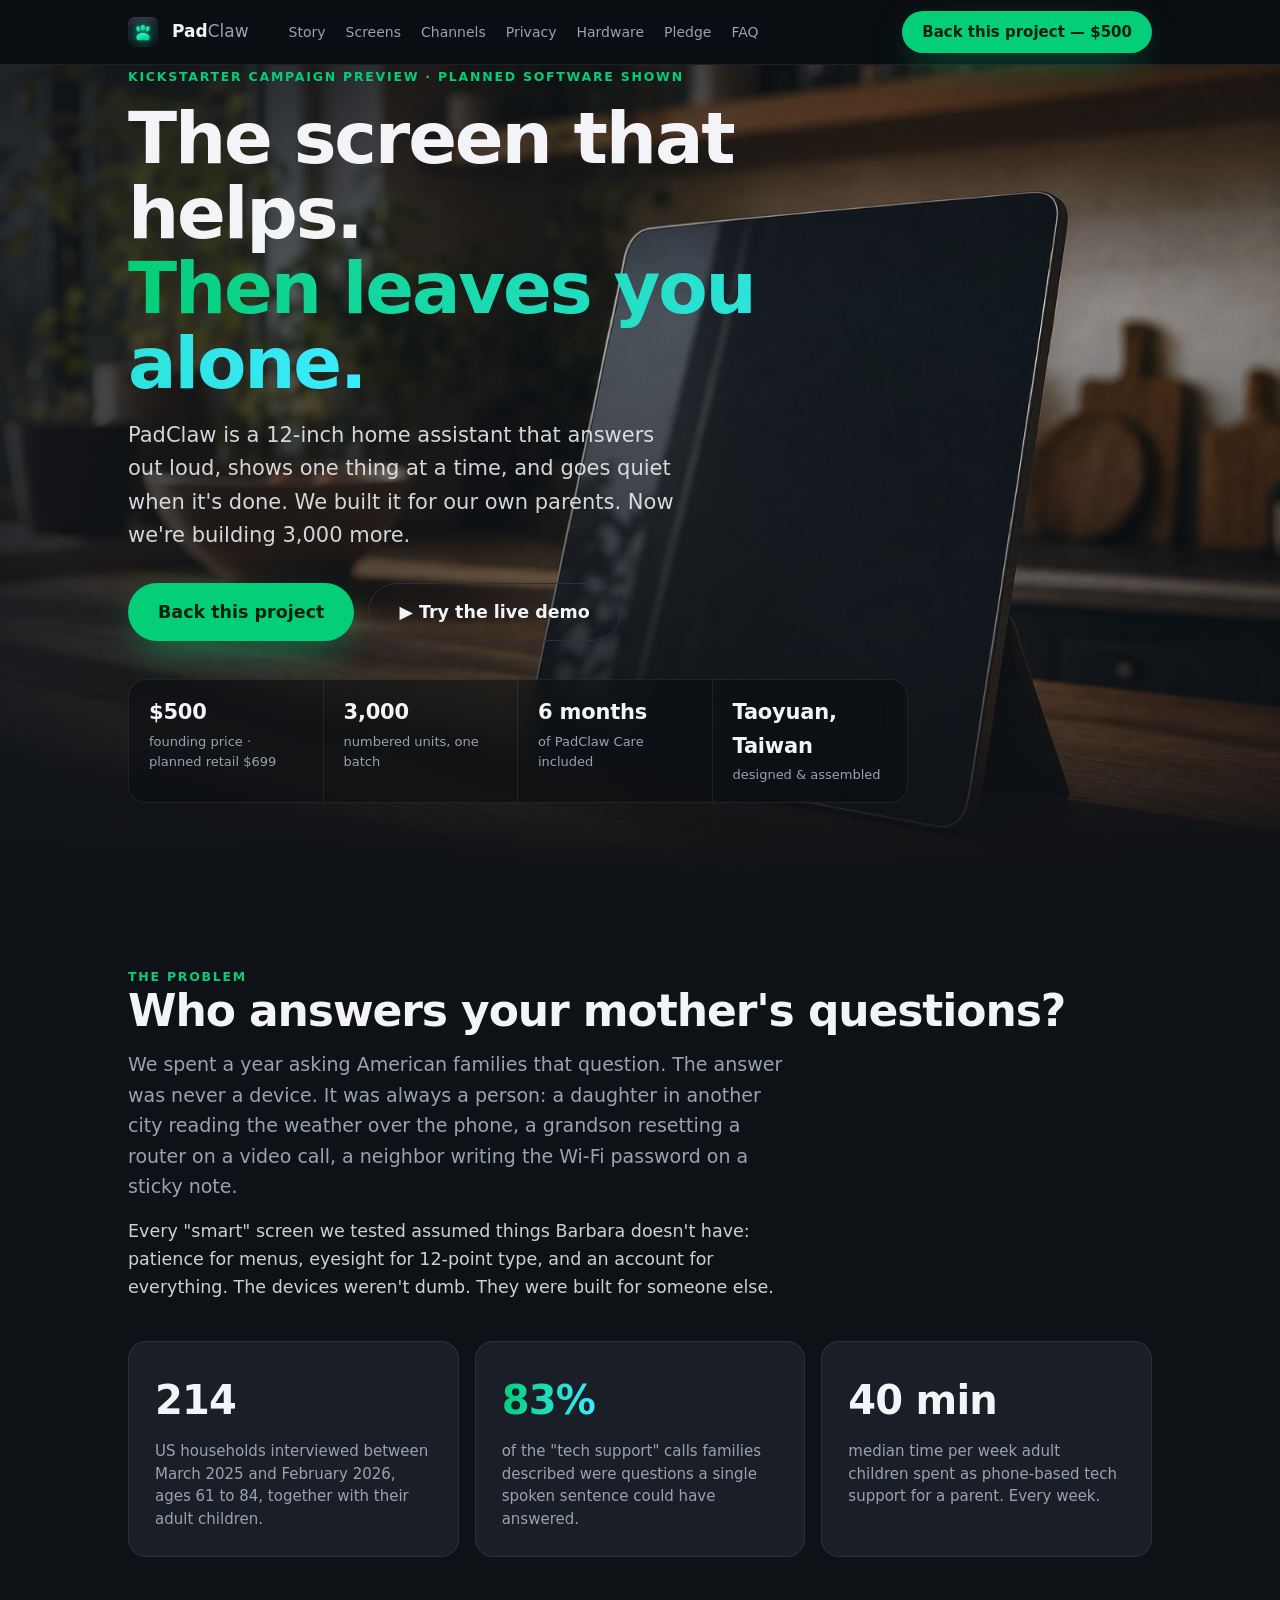
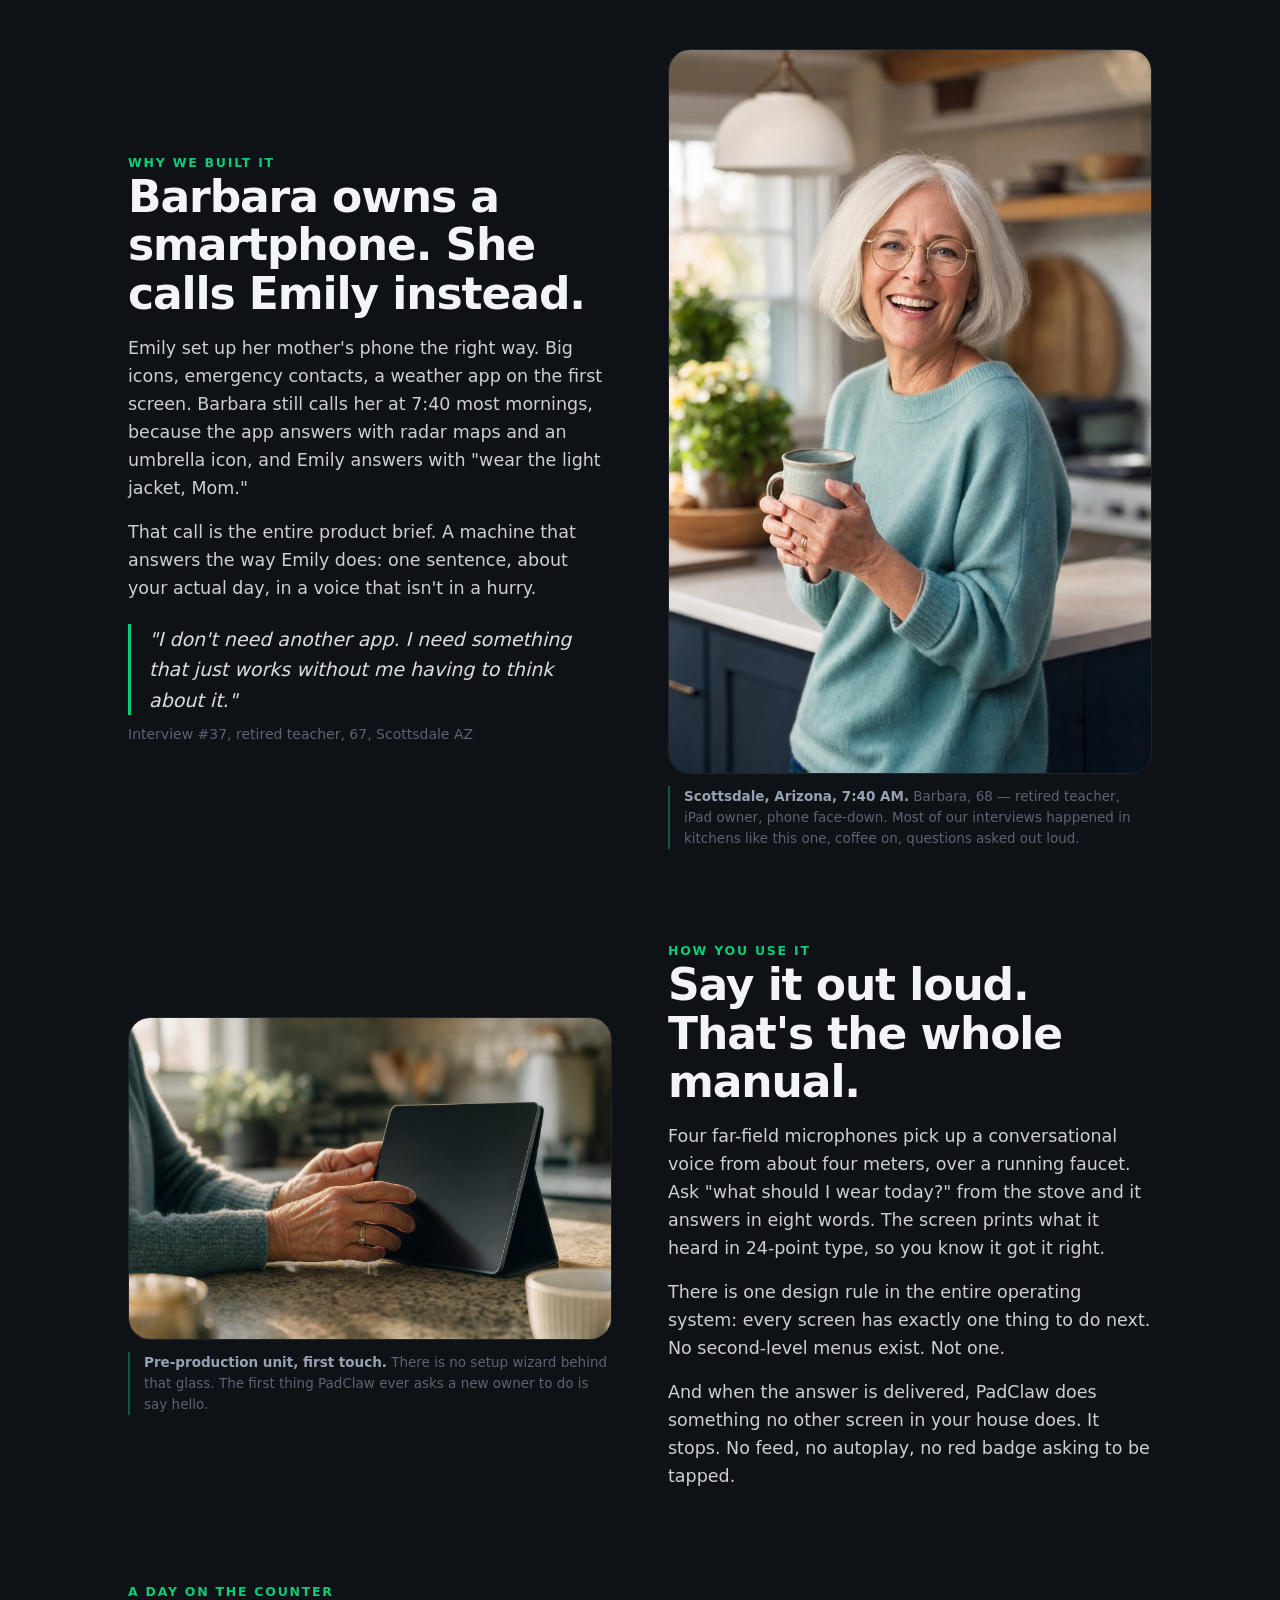
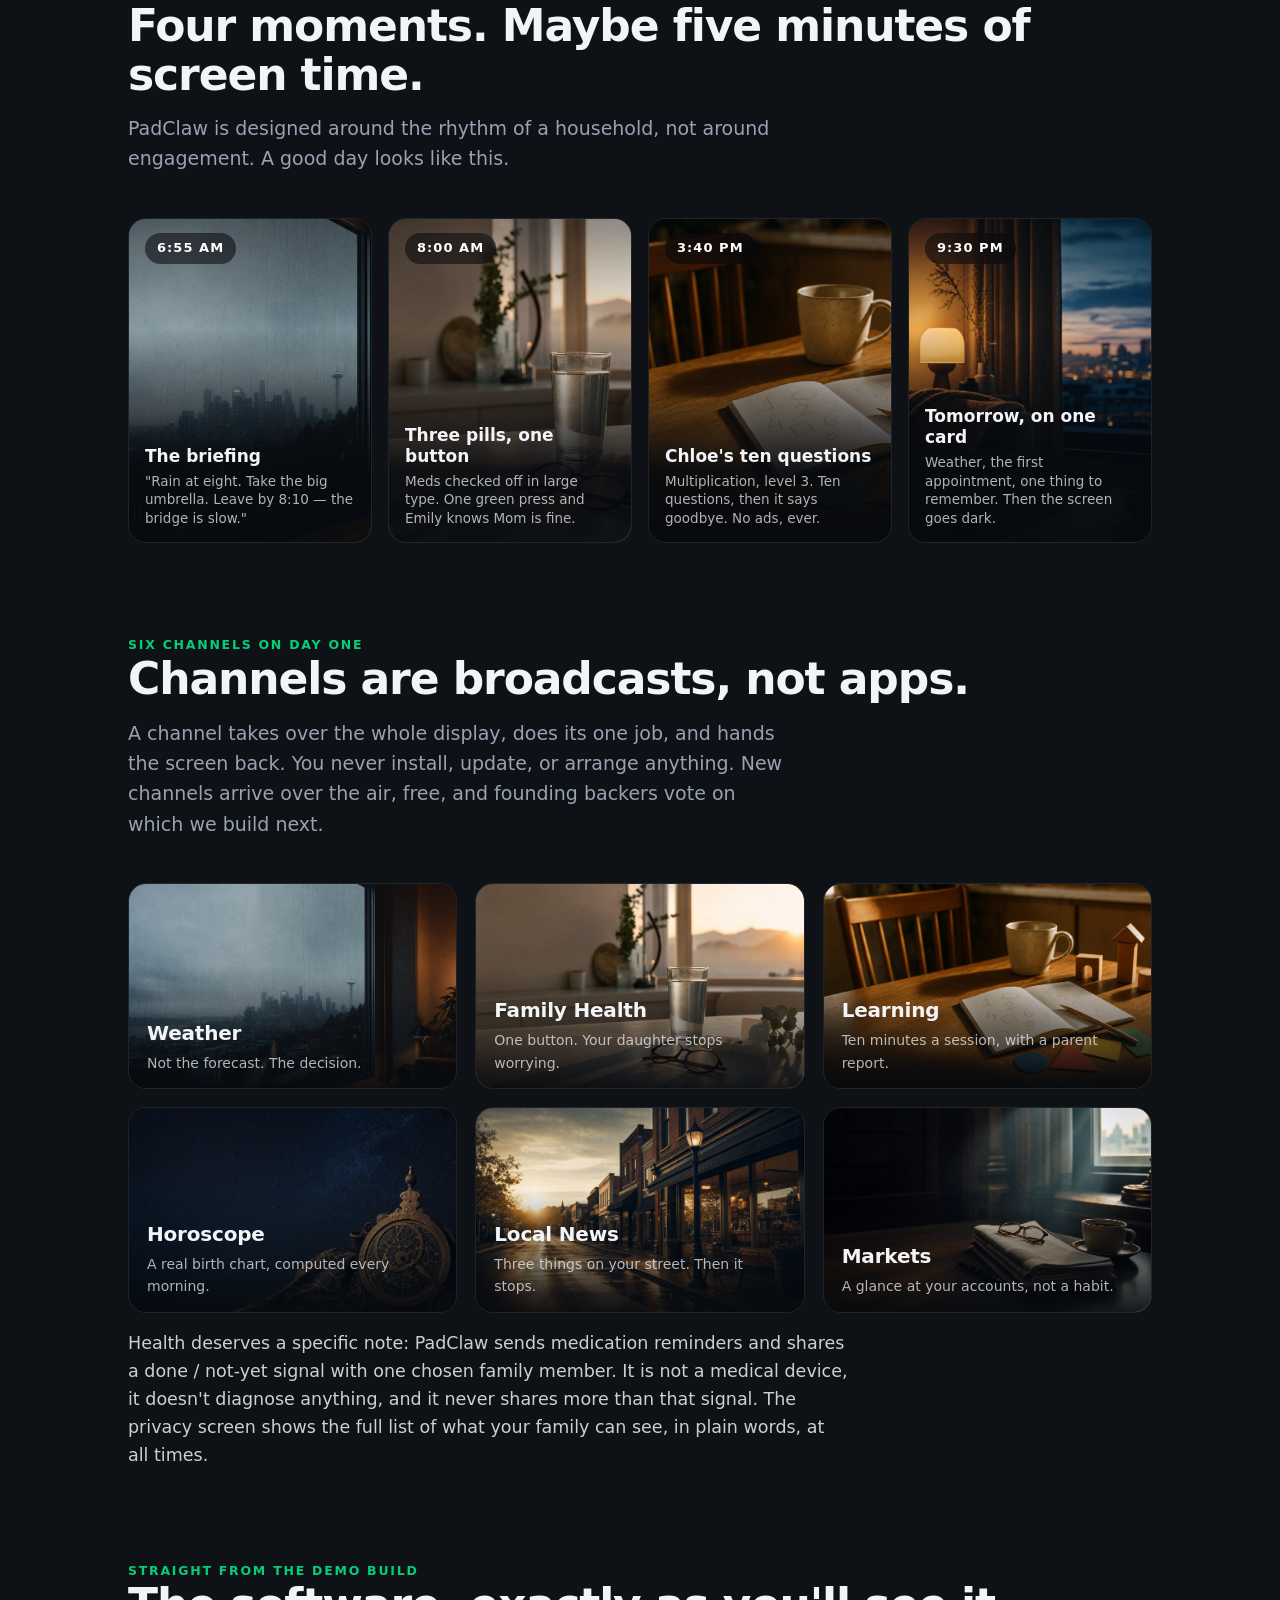
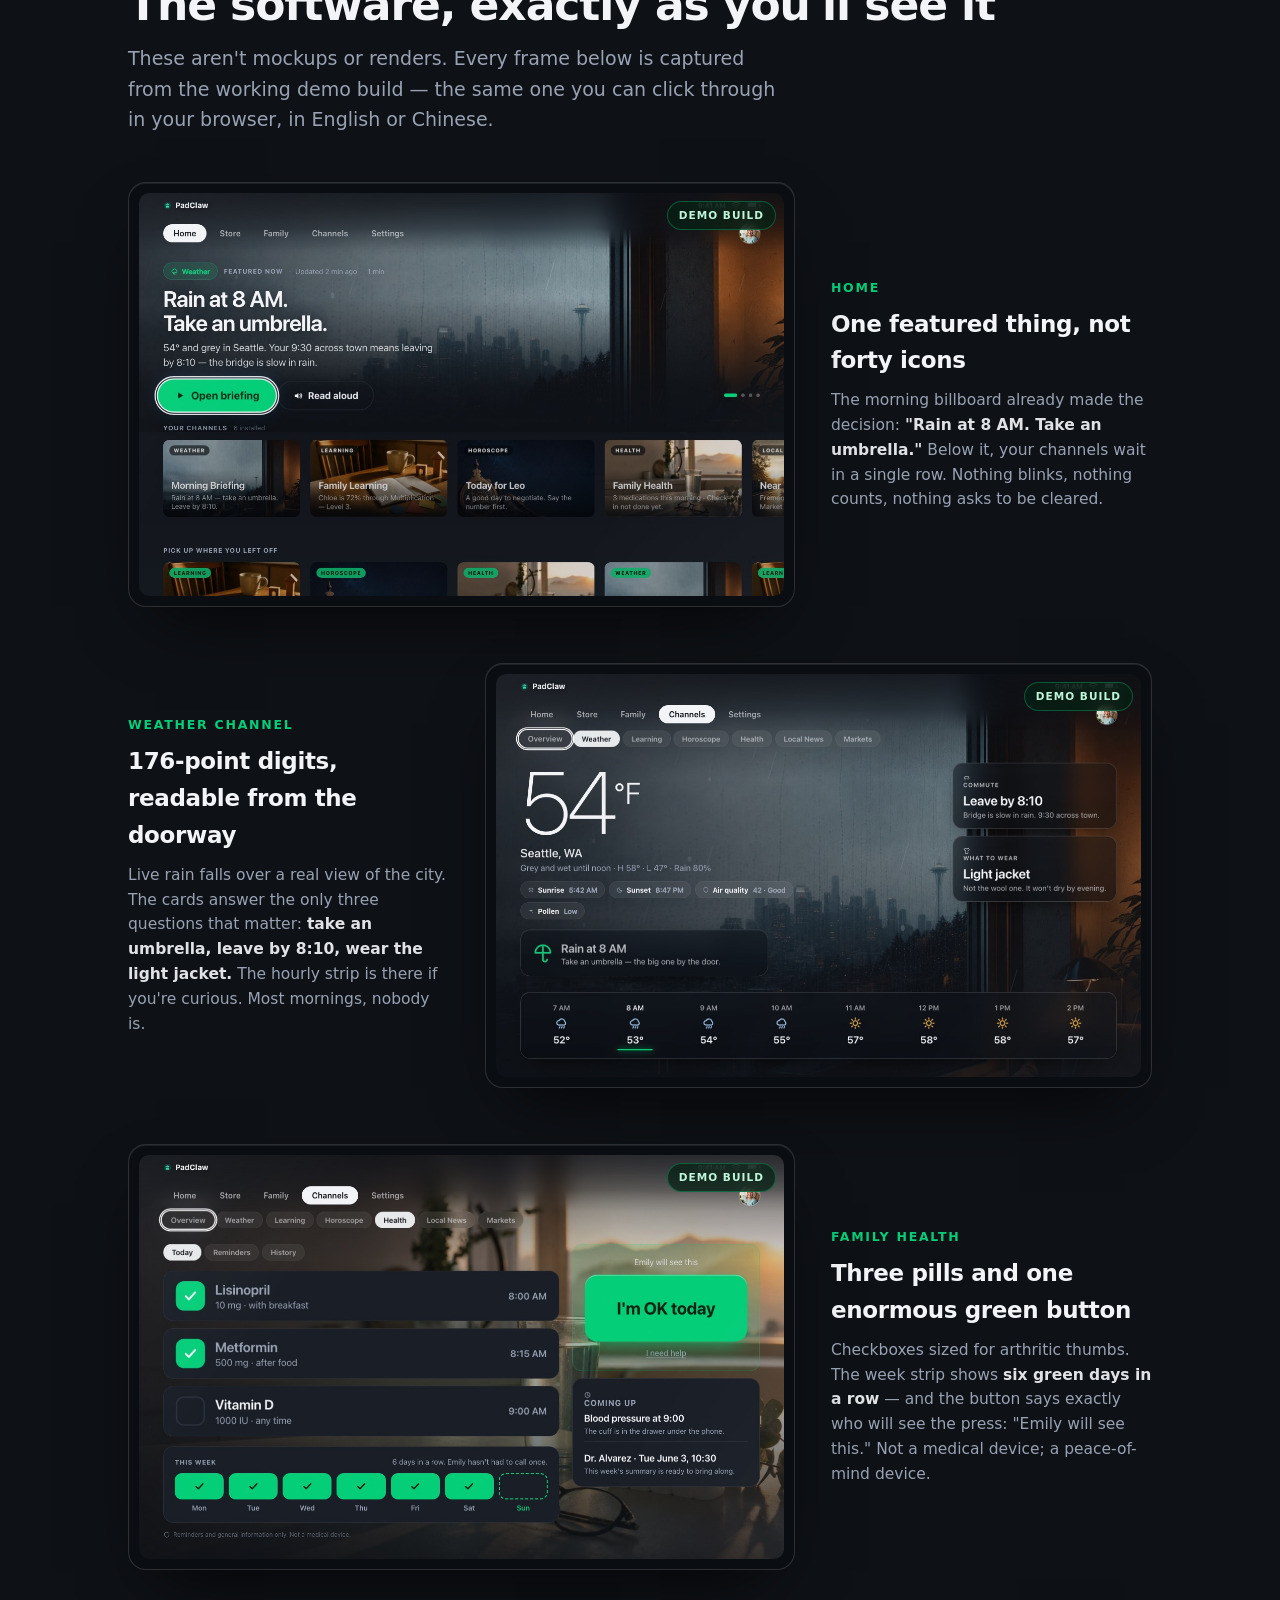
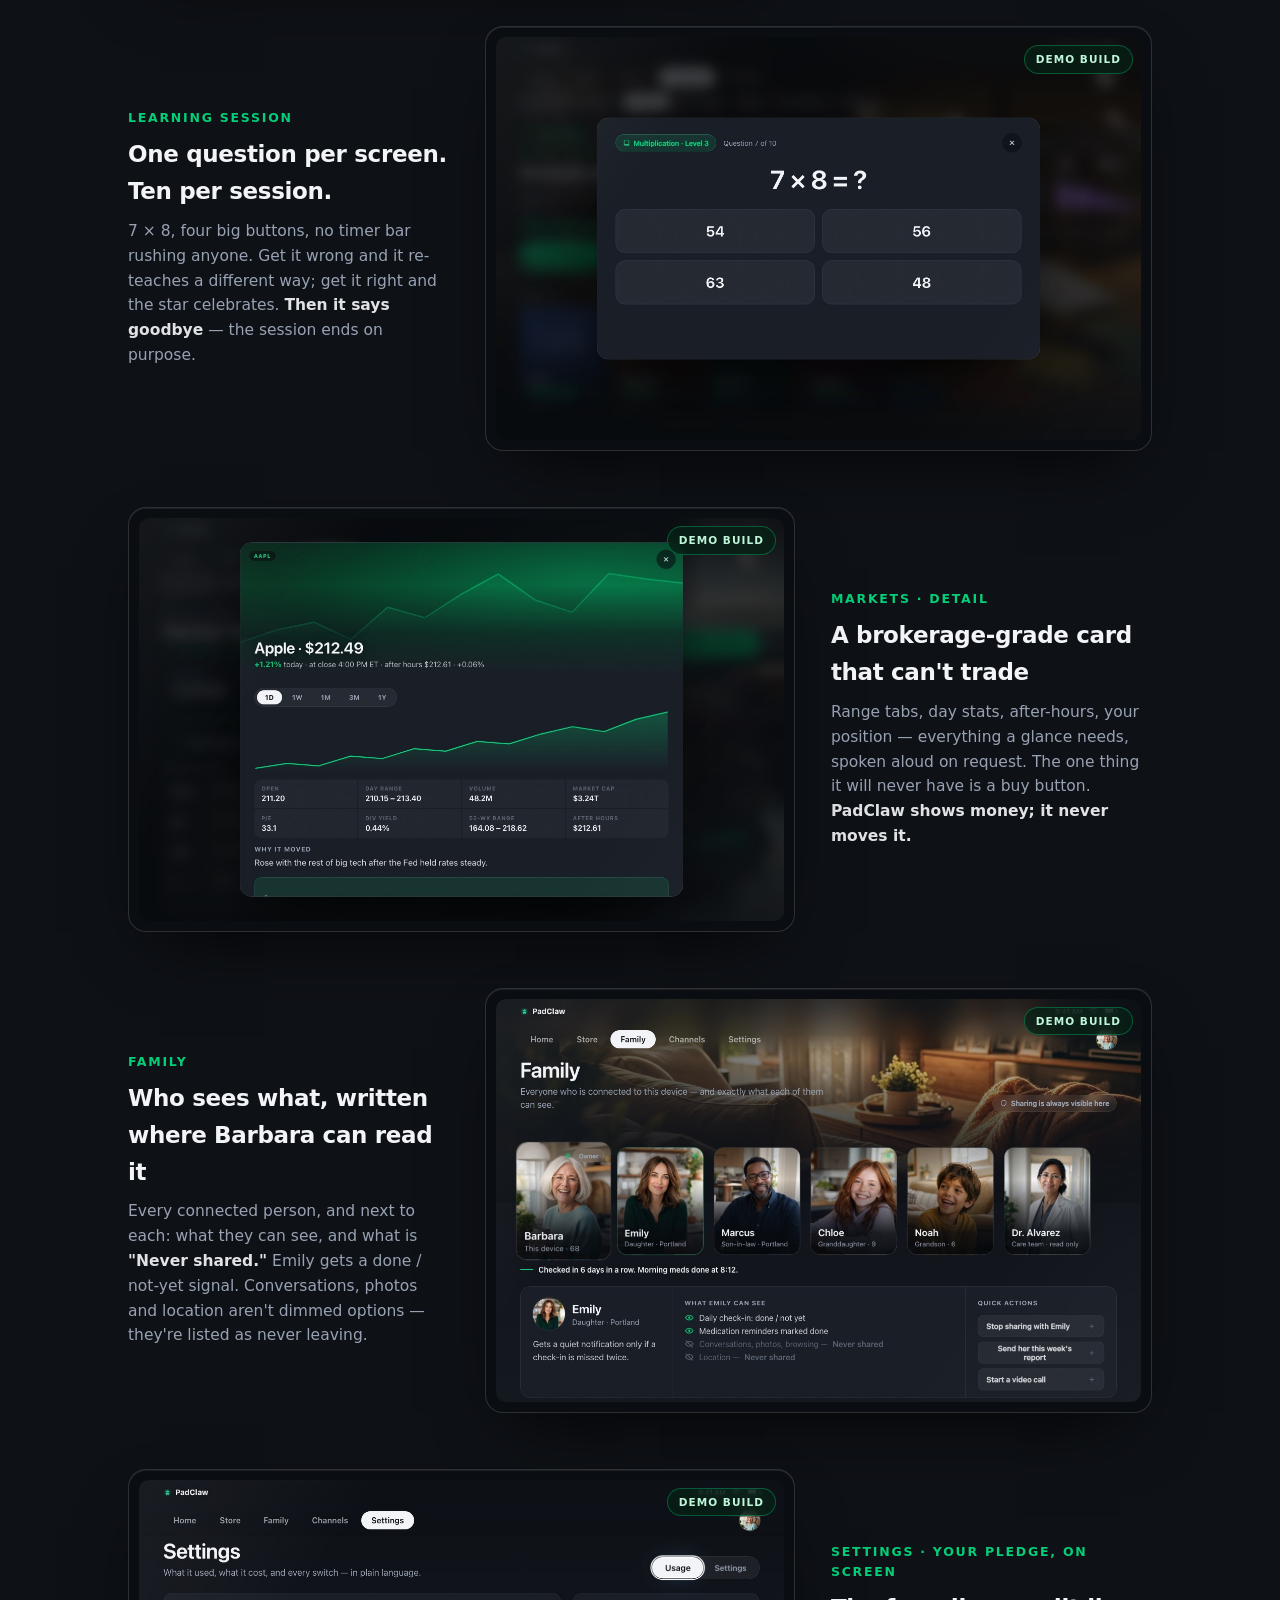
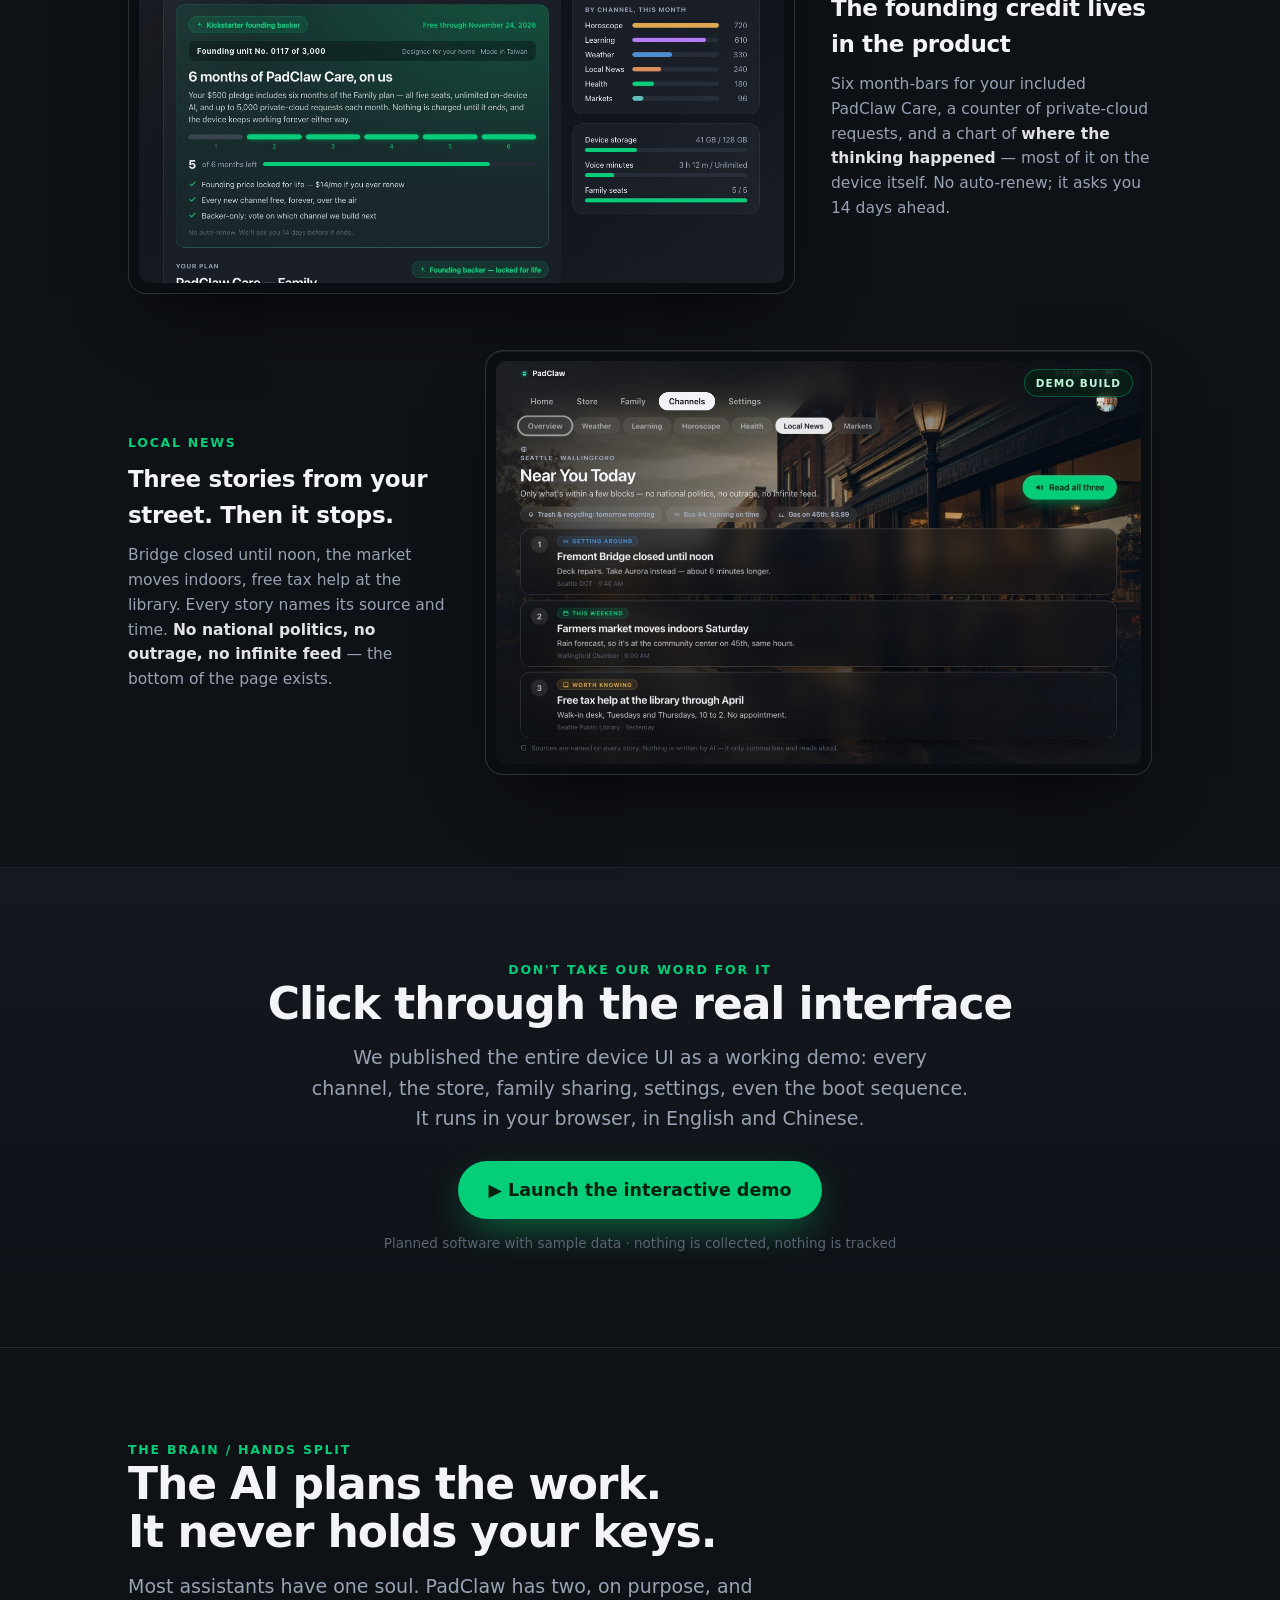
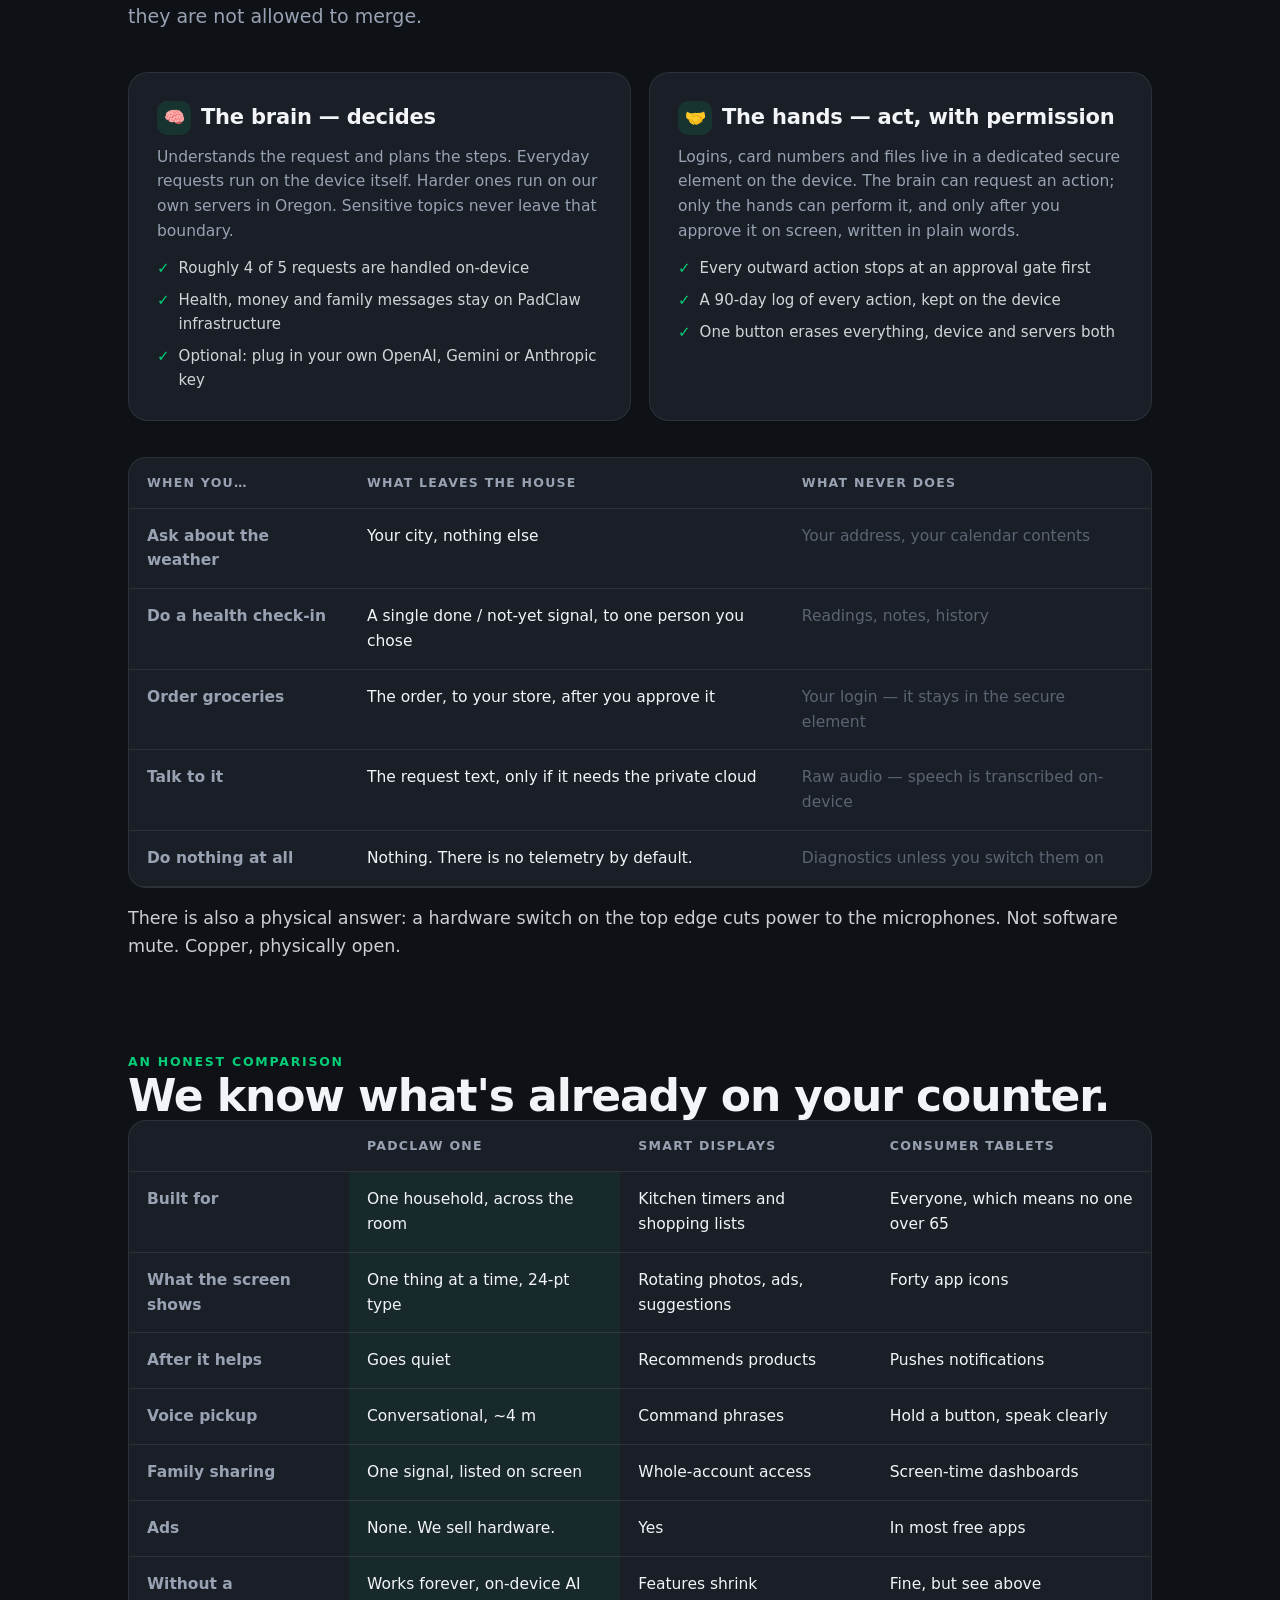
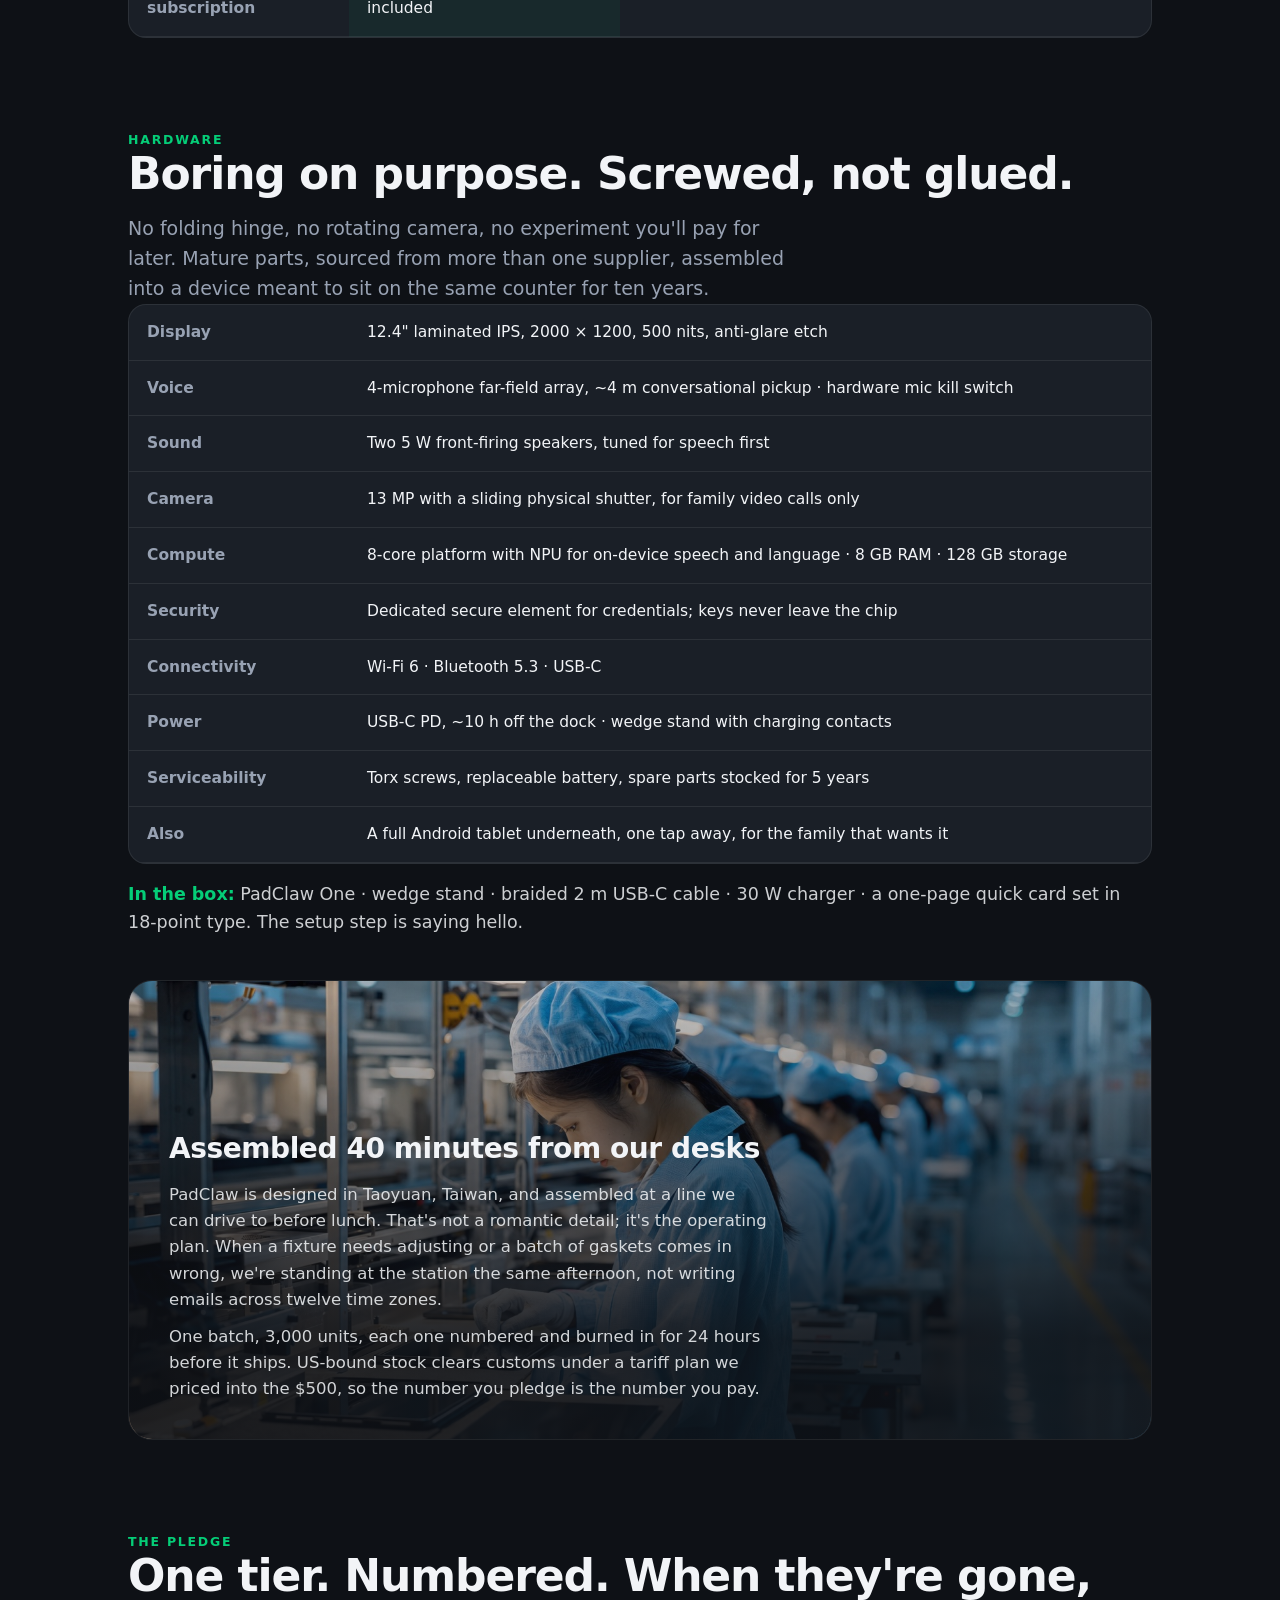
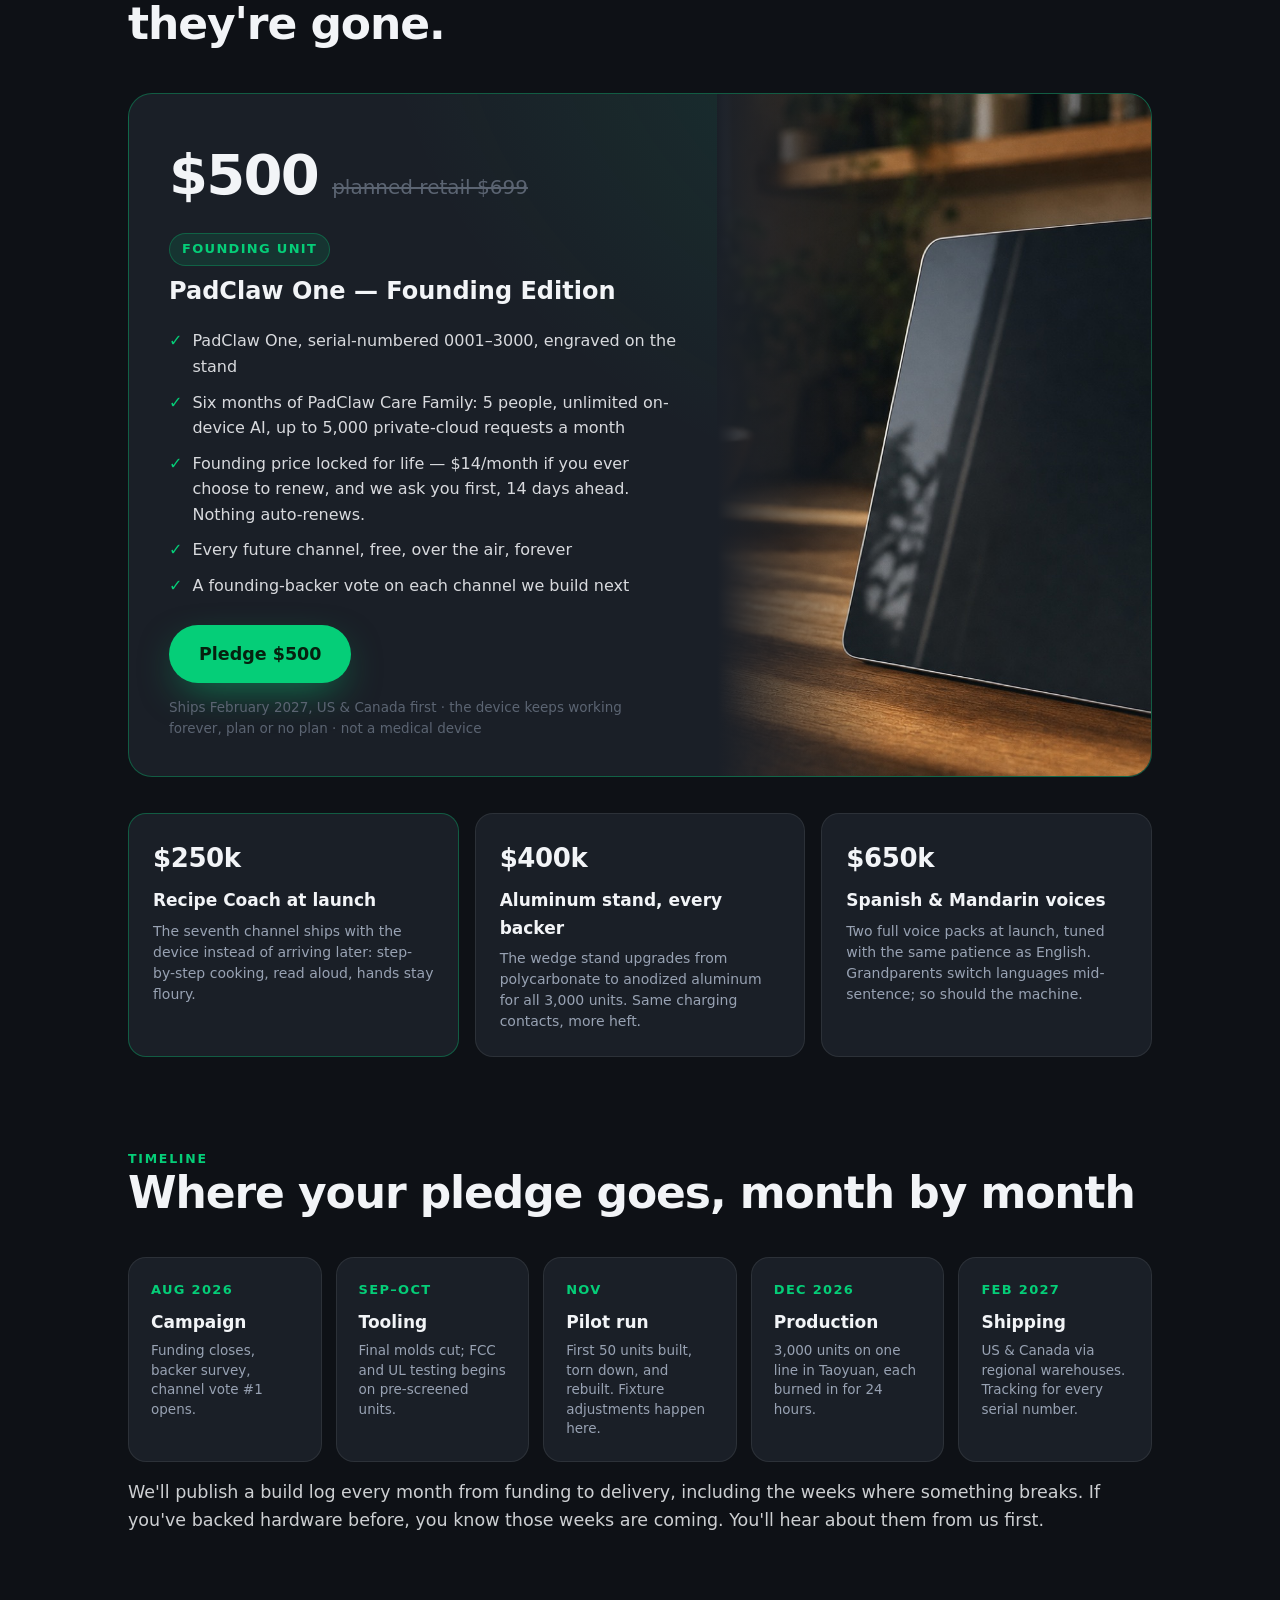
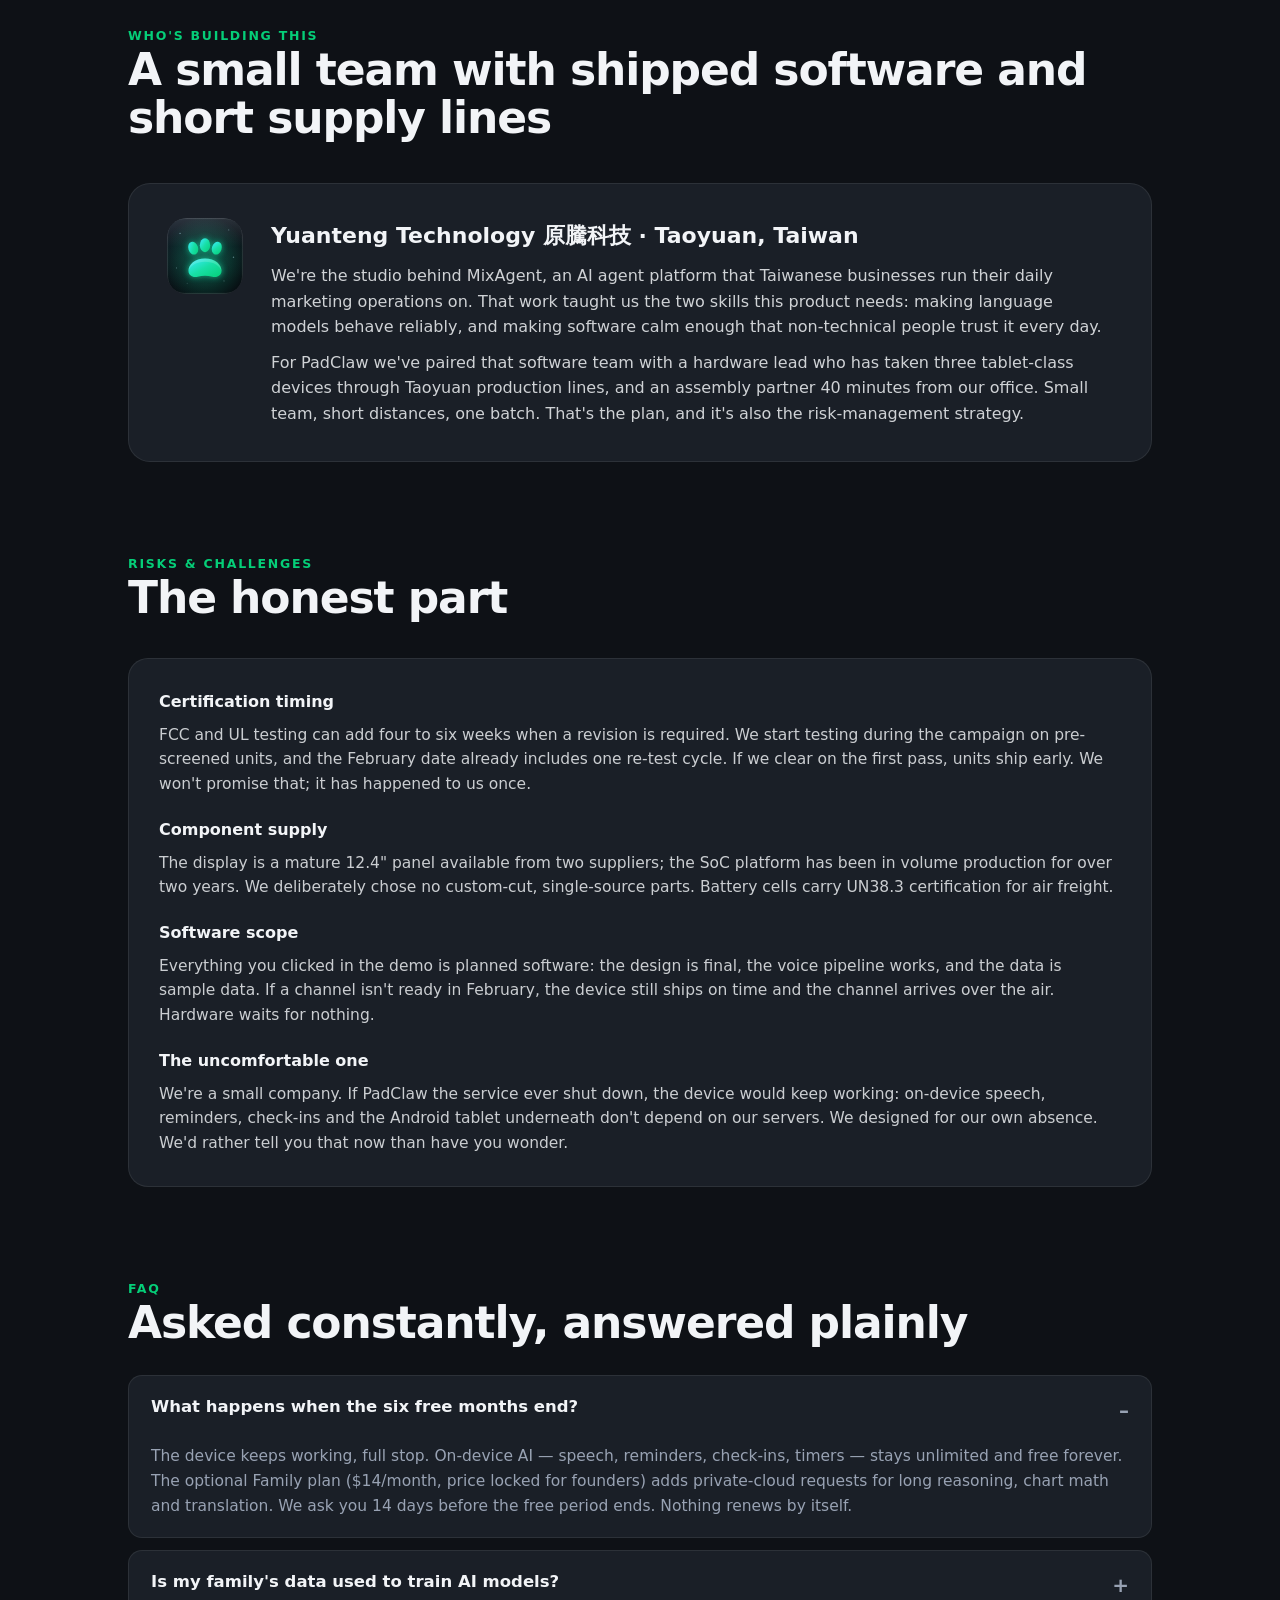
<file: theater/kickstarter.html>
<!DOCTYPE html>
<html lang="en">
<head>
<meta charset="utf-8">
<meta name="viewport" content="width=device-width, initial-scale=1">
<title>PadClaw — The screen that helps, then leaves you alone</title>
<meta name="description" content="A 12-inch home assistant for the people you love. $500 founding price, 3,000 numbered units, assembled in Taiwan, six months of AI included.">
<link rel="icon" href="assets/img/padclaw-appicon.svg" type="image/svg+xml">
<style>
:root{
  --bg:#0E1116;--bg2:#14181F;--surface:#1A1F27;--surface2:#20262F;--hairline:rgba(255,255,255,.08);
  --accent:#05CE78;--cyan:#3BEBFF;--aurora:linear-gradient(90deg,#05CE78,#3BEBFF);
  --text:#F2F4F7;--t2:#98A2B3;--t3:#5B6472;--ease:cubic-bezier(.22,.61,.36,1);
}
*{box-sizing:border-box;margin:0;padding:0}
html{scroll-behavior:smooth}
body{background:var(--bg);color:var(--text);-webkit-font-smoothing:antialiased;
  font-family:"Inter",-apple-system,BlinkMacSystemFont,"Segoe UI",system-ui,sans-serif;line-height:1.6}
img{display:block;max-width:100%}
a{color:inherit;text-decoration:none}
.wrap{max-width:1080px;margin:0 auto;padding:0 28px}
.micro{font-size:12.5px;font-weight:800;letter-spacing:.14em;text-transform:uppercase;color:var(--accent)}
h2{font-size:clamp(30px,4.6vw,44px);font-weight:650;letter-spacing:-.025em;line-height:1.1}
h2 em{font-style:normal;background:var(--aurora);-webkit-background-clip:text;background-clip:text;color:transparent}
.lede{margin-top:14px;font-size:19px;color:var(--t2);max-width:660px}
section{padding:92px 0}
p.body{margin-top:16px;font-size:17.5px;color:rgba(242,244,247,.84)}
.btn{display:inline-flex;align-items:center;gap:10px;height:58px;padding:0 30px;border-radius:999px;
  font-size:17.5px;font-weight:650;transition:transform .2s var(--ease),box-shadow .2s;cursor:pointer;border:none}
.btn:hover{transform:translateY(-2px)}
.btn--go{background:var(--accent);color:#06210F;box-shadow:0 14px 40px -12px rgba(5,206,120,.6)}
.btn--ghost{border:1.5px solid #2A313C;color:var(--text)}

nav{position:sticky;top:0;z-index:50;background:rgba(10,13,17,.72);backdrop-filter:blur(18px);border-bottom:1px solid var(--hairline)}
.nav-in{max-width:1080px;margin:0 auto;padding:0 28px;height:64px;display:flex;align-items:center;gap:14px}
.nav-in img{width:30px;height:30px}
.nav-in b{font-size:17px}
.nav-in b i{font-style:normal;font-weight:400;color:var(--t2)}
.nav-links{margin-left:26px;display:flex;gap:20px}
.nav-links a{font-size:14px;color:var(--t2)}
.nav-links a:hover{color:var(--text)}
@media(max-width:880px){.nav-links{display:none}}
.nav-cta{margin-left:auto;height:42px;padding:0 20px;font-size:15px}

.hero{position:relative;min-height:90vh;display:flex;align-items:flex-end;padding:0 0 72px;overflow:hidden}
.hero>img{position:absolute;inset:0;width:100%;height:100%;object-fit:cover;object-position:center 40%}
.hero::after{content:"";position:absolute;inset:0;background:
  linear-gradient(180deg,rgba(14,17,22,.55),transparent 30%,rgba(14,17,22,.5) 70%,var(--bg) 100%),
  linear-gradient(90deg,rgba(14,17,22,.84),rgba(14,17,22,.3) 46%,transparent 70%)}
.hero .wrap{position:relative;z-index:2;width:100%}
.hero h1{font-size:clamp(40px,6.4vw,72px);font-weight:660;letter-spacing:-.03em;line-height:1.04;max-width:660px}
.hero h1 em{font-style:normal;background:var(--aurora);-webkit-background-clip:text;background-clip:text;color:transparent}
.hero .sub{margin-top:18px;font-size:21px;color:rgba(242,244,247,.86);max-width:560px}
.hero-ctas{margin-top:30px;display:flex;gap:14px;flex-wrap:wrap}
.facts{margin-top:38px;display:flex;flex-wrap:wrap;border:1px solid var(--hairline);border-radius:18px;
  overflow:hidden;background:rgba(10,13,17,.55);backdrop-filter:blur(14px);max-width:780px}
.fact{flex:1 1 25%;min-width:170px;padding:16px 20px;border-right:1px solid var(--hairline)}
.fact:last-child{border-right:0}
.fact b{display:block;font-size:21px;font-weight:700;letter-spacing:-.01em}
.fact span{display:block;margin-top:2px;font-size:13px;color:var(--t2)}

.split{display:grid;grid-template-columns:1fr 1fr;gap:56px;align-items:center}
@media(max-width:880px){.split{grid-template-columns:1fr}}
.split img{border-radius:22px;border:1px solid var(--hairline)}
.quote{margin-top:22px;padding-left:18px;border-left:3px solid var(--accent);font-size:19px;color:rgba(242,244,247,.9);font-style:italic}
.byline{margin-top:8px;font-size:14px;color:var(--t3)}

.stats3{margin-top:40px;display:grid;grid-template-columns:repeat(3,1fr);gap:16px}
@media(max-width:880px){.stats3{grid-template-columns:1fr}}
.stat{padding:26px;border-radius:18px;background:var(--surface);border:1px solid var(--hairline)}
.stat b{display:block;font-size:40px;font-weight:700;letter-spacing:-.02em}
.stat b i{font-style:normal;background:var(--aurora);-webkit-background-clip:text;background-clip:text;color:transparent}
.stat span{display:block;margin-top:8px;font-size:15px;color:var(--t2);line-height:1.5}

.day{margin-top:44px;display:grid;grid-template-columns:repeat(4,1fr);gap:16px}
@media(max-width:880px){.day{grid-template-columns:1fr 1fr}}
.daycard{position:relative;border-radius:18px;overflow:hidden;aspect-ratio:3/4;border:1px solid var(--hairline)}
.daycard img{position:absolute;inset:0;width:100%;height:100%;object-fit:cover}
.daycard::after{content:"";position:absolute;inset:0;background:linear-gradient(180deg,rgba(6,9,13,.45),transparent 34%,rgba(6,9,13,.94) 78%)}
.daycard b{position:absolute;top:14px;left:16px;z-index:2;font-size:13px;font-weight:800;letter-spacing:.08em;
  color:#fff;background:rgba(6,9,13,.55);border-radius:999px;padding:5px 12px;backdrop-filter:blur(8px)}
.daycard div{position:absolute;left:16px;right:16px;bottom:14px;z-index:2}
.daycard strong{display:block;font-size:17px;font-weight:650;line-height:1.25}
.daycard span{display:block;margin-top:4px;font-size:13.5px;color:rgba(242,244,247,.72);line-height:1.4}

.chgrid{margin-top:44px;display:grid;grid-template-columns:repeat(3,1fr);gap:18px}
@media(max-width:880px){.chgrid{grid-template-columns:1fr 1fr}}
.chcard{position:relative;border-radius:18px;overflow:hidden;aspect-ratio:16/10;border:1px solid var(--hairline)}
.chcard img{position:absolute;inset:0;width:100%;height:100%;object-fit:cover;transition:transform .6s var(--ease)}
.chcard:hover img{transform:scale(1.05)}
.chcard::after{content:"";position:absolute;inset:0;background:linear-gradient(180deg,transparent 40%,rgba(6,9,13,.92))}
.chcard div{position:absolute;left:18px;right:18px;bottom:14px;z-index:2}
.chcard b{display:block;font-size:20px;font-weight:650;letter-spacing:-.01em}
.chcard span{display:block;margin-top:3px;font-size:14px;color:rgba(242,244,247,.72)}

.demo{background:linear-gradient(180deg,var(--bg2),var(--bg));border-block:1px solid var(--hairline);text-align:center}
.demo .btn{margin-top:28px}
.demo small{display:block;margin-top:14px;font-size:13.5px;color:var(--t3)}

.twocol{margin-top:40px;display:grid;grid-template-columns:1fr 1fr;gap:18px}
@media(max-width:880px){.twocol{grid-template-columns:1fr}}
.pcard{padding:28px;border-radius:20px;background:var(--surface);border:1px solid var(--hairline)}
.pcard h3{font-size:21px;font-weight:650;letter-spacing:-.01em;display:flex;align-items:center;gap:10px}
.pcard h3 s{width:34px;height:34px;border-radius:10px;background:rgba(5,206,120,.12);color:var(--accent);
  display:grid;place-items:center;text-decoration:none;font-size:17px}
.pcard p{margin-top:10px;font-size:15.5px;color:var(--t2)}
.pcard ul{margin-top:12px;list-style:none;display:grid;gap:8px}
.pcard li{display:flex;gap:9px;font-size:15px;color:rgba(242,244,247,.85)}
.pcard li::before{content:"✓";color:var(--accent);font-weight:800}

table{width:100%;border-collapse:collapse;margin-top:36px;font-size:15.5px}
th,td{padding:15px 18px;text-align:left;border-bottom:1px solid var(--hairline);vertical-align:top}
thead th{font-size:12.5px;font-weight:800;letter-spacing:.1em;text-transform:uppercase;color:var(--t2)}
tbody th{font-weight:600;color:var(--t2);width:220px}
td b{color:var(--accent)}
td.no{color:var(--t3)}
.tbl-wrap{overflow-x:auto;border:1px solid var(--hairline);border-radius:18px;background:var(--surface)}
.tbl-wrap table{margin:0}
.tbl-wrap thead th:first-child{width:200px}
td.hl{background:rgba(5,206,120,.06)}

.mit{position:relative;border-radius:24px;overflow:hidden;margin-top:44px;min-height:460px;display:flex;align-items:flex-end;border:1px solid var(--hairline)}
.mit img{position:absolute;inset:0;width:100%;height:100%;object-fit:cover}
.mit::after{content:"";position:absolute;inset:0;background:linear-gradient(180deg,rgba(14,17,22,.2),rgba(14,17,22,.9) 78%)}
.mit div{position:relative;z-index:2;padding:36px 40px;max-width:680px}
.mit h3{font-size:28px;font-weight:650;letter-spacing:-.015em}
.mit p{margin-top:10px;font-size:16.5px;color:rgba(242,244,247,.86)}

.tier{margin-top:44px;display:grid;grid-template-columns:1.15fr .85fr;border-radius:24px;overflow:hidden;
  border:1px solid rgba(5,206,120,.35);background:
  radial-gradient(120% 150% at 90% -20%,rgba(5,206,120,.15),transparent 55%),var(--surface)}
@media(max-width:880px){.tier{grid-template-columns:1fr}}
.tier-main{padding:36px 40px}
.tier-price{display:flex;align-items:baseline;gap:14px;flex-wrap:wrap}
.tier-price b{font-size:56px;font-weight:700;letter-spacing:-.03em}
.tier-price s{color:var(--t3);font-size:20px}
.tier-price em{font-style:normal;font-size:13px;font-weight:800;letter-spacing:.1em;text-transform:uppercase;
  color:var(--accent);background:rgba(5,206,120,.12);border:1px solid rgba(5,206,120,.3);border-radius:999px;padding:5px 12px}
.tier-main h3{margin-top:6px;font-size:24px;font-weight:650}
.tier-main ul{margin-top:18px;list-style:none;display:grid;gap:10px}
.tier-main li{display:flex;gap:10px;font-size:16px;color:rgba(242,244,247,.88)}
.tier-main li::before{content:"✓";color:var(--accent);font-weight:800}
.tier-main .btn{margin-top:26px}
.tier-side{position:relative;min-height:320px}
.tier-side img{position:absolute;inset:0;width:100%;height:100%;object-fit:cover}
.tier-side::after{content:"";position:absolute;inset:0;background:linear-gradient(90deg,var(--surface),transparent 40%)}
.tier-note{margin-top:14px;font-size:13.5px;color:var(--t3)}

.stretch{margin-top:36px;display:grid;grid-template-columns:repeat(3,1fr);gap:16px}
@media(max-width:880px){.stretch{grid-template-columns:1fr}}
.sg{padding:24px;border-radius:18px;background:var(--surface);border:1px solid var(--hairline);position:relative;overflow:hidden}
.sg.hit{border-color:rgba(5,206,120,.35)}
.sg b{font-size:26px;font-weight:700;letter-spacing:-.015em}
.sg strong{display:block;margin-top:8px;font-size:17px;font-weight:650}
.sg span{display:block;margin-top:6px;font-size:14px;color:var(--t2);line-height:1.5}

.tl{margin-top:40px;display:grid;grid-template-columns:repeat(5,1fr);gap:14px}
@media(max-width:880px){.tl{grid-template-columns:1fr 1fr}}
.tlc{padding:22px;border-radius:18px;background:var(--surface);border:1px solid var(--hairline)}
.tlc b{display:block;font-size:13px;font-weight:800;letter-spacing:.1em;text-transform:uppercase;color:var(--accent)}
.tlc strong{display:block;margin-top:8px;font-size:17px;font-weight:650}
.tlc span{display:block;margin-top:5px;font-size:13.5px;color:var(--t2);line-height:1.45}

.team{margin-top:40px;padding:34px 38px;border-radius:22px;background:var(--surface);border:1px solid var(--hairline);
  display:grid;grid-template-columns:auto 1fr;gap:28px;align-items:start}
@media(max-width:880px){.team{grid-template-columns:1fr}}
.team img{width:76px;height:76px;border-radius:20px}
.team h3{font-size:22px;font-weight:650}
.team p{margin-top:10px;font-size:16px;color:rgba(242,244,247,.84)}

.risk{margin-top:36px;padding:30px;border-radius:20px;background:var(--surface);border:1px solid var(--hairline)}
.risk h4{font-size:16px;font-weight:700;margin-top:20px}
.risk h4:first-child{margin-top:0}
.risk p{margin-top:8px;font-size:15.5px;color:rgba(242,244,247,.82)}

details{margin-top:12px;border:1px solid var(--hairline);border-radius:14px;background:var(--surface);overflow:hidden}
summary{padding:18px 22px;font-size:16.5px;font-weight:600;cursor:pointer;list-style:none;display:flex;justify-content:space-between;gap:16px}
summary::after{content:"+";color:var(--t2);font-size:20px;flex:0 0 auto}
details[open] summary::after{content:"–"}
details p{padding:0 22px 18px;font-size:15.5px;color:var(--t2)}

/* 手機 */
@media (max-width:560px){
  .wrap{padding:0 20px}
  section{padding:64px 0}
  .nav-in{padding:0 16px;gap:10px}
  .nav-in b{display:none}
  .nav-cta{padding:0 14px;font-size:13.5px;height:38px}
  .hero{min-height:78vh}
  .hero-ctas .btn{height:52px;padding:0 22px;font-size:16px}
  .fact{flex:1 1 50%;min-width:0}
  .tier-main{padding:26px 22px}
  .tier-price b{font-size:44px}
  .mit div{padding:24px 22px}
  th,td{padding:12px 12px;font-size:14px}
  tbody th{width:120px}
}
/* 介面畫廊 */
.shots{display:grid;gap:56px;margin-top:48px}
.shot{display:grid;grid-template-columns:1.35fr .65fr;gap:36px;align-items:center}
.shot:nth-child(even){grid-template-columns:.65fr 1.35fr}
.shot:nth-child(even) .shot__frame{order:2}
@media(max-width:880px){.shot,.shot:nth-child(even){grid-template-columns:1fr}
  .shot:nth-child(even) .shot__frame{order:0}}
.shot__frame{position:relative;border-radius:18px;overflow:hidden;
  border:1px solid rgba(255,255,255,.14);background:#0A0D12;
  box-shadow:0 30px 70px -30px rgba(0,0,0,.9), inset 0 1px 0 rgba(255,255,255,.08);
  padding:10px}
.shot__frame img{border-radius:10px;width:100%}
.shot__tag{position:absolute;top:18px;right:18px;z-index:2;
  font-size:10.5px;font-weight:800;letter-spacing:.1em;text-transform:uppercase;
  color:#BFF6DA;background:rgba(6,33,20,.75);border:1px solid rgba(5,206,120,.35);
  border-radius:999px;padding:5px 11px;backdrop-filter:blur(8px)}
.shot__cap .micro{display:block}
.shot__cap h3{margin-top:8px;font-size:23px;font-weight:650;letter-spacing:-.015em}
.shot__cap p{margin-top:9px;font-size:15.5px;line-height:1.6;color:var(--t2)}
.shot__cap p b{color:rgba(242,244,247,.92);font-weight:600}

/* 場景照片圖說 */
figure{margin:0}
figcaption{margin-top:12px;font-size:13.5px;line-height:1.55;color:var(--t3);
  padding-left:14px;border-left:2px solid rgba(5,206,120,.4)}
figcaption b{color:var(--t2);font-weight:600}

footer{padding:56px 0 72px;border-top:1px solid var(--hairline);text-align:center}
footer p{font-size:13px;color:var(--t3);max-width:660px;margin:10px auto 0}
.mock{border:1px solid var(--hairline);background:#0A0D12;border-radius:14px;padding:10px 14px;display:inline-flex;gap:8px;
  align-items:center;font-size:12.5px;color:var(--t3);margin-top:20px}
</style>
</head>
<body>

<nav><div class="nav-in">
  <img src="assets/img/padclaw-appicon.svg" alt="PadClaw">
  <b>Pad<i>Claw</i></b>
  <div class="nav-links">
    <a href="#story">Story</a><a href="#screens">Screens</a><a href="#channels">Channels</a><a href="#privacy">Privacy</a>
    <a href="#hardware">Hardware</a><a href="#pledge">Pledge</a><a href="#faq">FAQ</a>
  </div>
  <a class="btn btn--go nav-cta" href="#pledge">Back this project — $500</a>
</div></nav>

<!-- ═══════════ HERO ═══════════ -->
<header class="hero">
  <img src="assets/img/ks/hero-product.jpg" alt="PadClaw One on a kitchen counter">
  <div class="wrap">
    <p class="micro">Kickstarter campaign preview · planned software shown</p>
    <h1 style="margin-top:14px">The screen that helps.<br><em>Then leaves you alone.</em></h1>
    <p class="sub">PadClaw is a 12-inch home assistant that answers out loud, shows one thing at a time,
       and goes quiet when it's done. We built it for our own parents. Now we're building 3,000 more.</p>
    <div class="hero-ctas">
      <a class="btn btn--go" href="#pledge">Back this project</a>
      <a class="btn btn--ghost" href="theater/" target="_blank">▶ Try the live demo</a>
    </div>
    <div class="facts">
      <div class="fact"><b>$500</b><span>founding price · planned retail $699</span></div>
      <div class="fact"><b>3,000</b><span>numbered units, one batch</span></div>
      <div class="fact"><b>6 months</b><span>of PadClaw Care included</span></div>
      <div class="fact"><b>Taoyuan, Taiwan</b><span>designed &amp; assembled</span></div>
    </div>
  </div>
</header>

<!-- ═══════════ THE PROBLEM ═══════════ -->
<section id="story"><div class="wrap">
  <p class="micro">The problem</p>
  <h2>Who answers your mother's questions?</h2>
  <p class="lede">We spent a year asking American families that question. The answer was never a device.
     It was always a person: a daughter in another city reading the weather over the phone,
     a grandson resetting a router on a video call, a neighbor writing the Wi-Fi password on a sticky note.</p>
  <p class="body" style="max-width:660px">Every "smart" screen we tested assumed things Barbara doesn't have:
     patience for menus, eyesight for 12-point type, and an account for everything.
     The devices weren't dumb. They were built for someone else.</p>
  <div class="stats3">
    <div class="stat"><b>214</b><span>US households interviewed between March 2025 and February 2026,
      ages 61 to 84, together with their adult children.</span></div>
    <div class="stat"><b><i>83%</i></b><span>of the "tech support" calls families described were questions
      a single spoken sentence could have answered.</span></div>
    <div class="stat"><b>40 min</b><span>median time per week adult children spent as phone-based
      tech support for a parent. Every week.</span></div>
  </div>
</div></section>

<!-- ═══════════ BARBARA'S STORY ═══════════ -->
<section style="padding-top:0"><div class="wrap">
  <div class="split">
    <div>
      <p class="micro">Why we built it</p>
      <h2>Barbara owns a smartphone. She calls Emily instead.</h2>
      <p class="body">Emily set up her mother's phone the right way. Big icons, emergency contacts,
         a weather app on the first screen. Barbara still calls her at 7:40 most mornings,
         because the app answers with radar maps and an umbrella icon, and Emily answers with
         "wear the light jacket, Mom."</p>
      <p class="body">That call is the entire product brief. A machine that answers the way Emily does:
         one sentence, about your actual day, in a voice that isn't in a hurry.</p>
      <p class="quote">"I don't need another app. I need something that just works without me having to think about it."</p>
      <p class="byline">Interview #37, retired teacher, 67, Scottsdale AZ</p>
    </div>
    <figure>
      <img src="assets/img/people/barbara.jpg" alt="A woman in her late sixties laughing in her kitchen">
      <figcaption><b>Scottsdale, Arizona, 7:40 AM.</b> Barbara, 68 — retired teacher, iPad owner, phone face-down.
        Most of our interviews happened in kitchens like this one, coffee on, questions asked out loud.</figcaption>
    </figure>
  </div>
</div></section>

<!-- ═══════════ VOICE ═══════════ -->
<section style="padding-top:0"><div class="wrap">
  <div class="split">
    <figure>
      <img src="assets/img/ks/hands.jpg" alt="Hands resting on the edge of the PadClaw tablet">
      <figcaption><b>Pre-production unit, first touch.</b> There is no setup wizard behind that glass.
        The first thing PadClaw ever asks a new owner to do is say hello.</figcaption>
    </figure>
    <div>
      <p class="micro">How you use it</p>
      <h2>Say it out loud. That's the whole manual.</h2>
      <p class="body">Four far-field microphones pick up a conversational voice from about four meters,
         over a running faucet. Ask "what should I wear today?" from the stove and it answers in eight words.
         The screen prints what it heard in 24-point type, so you know it got it right.</p>
      <p class="body">There is one design rule in the entire operating system: every screen has exactly
         one thing to do next. No second-level menus exist. Not one.</p>
      <p class="body">And when the answer is delivered, PadClaw does something no other screen in your house does.
         It stops. No feed, no autoplay, no red badge asking to be tapped.</p>
    </div>
  </div>
</div></section>

<!-- ═══════════ A DAY ═══════════ -->
<section style="padding-top:0"><div class="wrap">
  <p class="micro">A day on the counter</p>
  <h2>Four moments. Maybe five minutes of screen time.</h2>
  <p class="lede">PadClaw is designed around the rhythm of a household, not around engagement.
     A good day looks like this.</p>
  <div class="day">
    <div class="daycard"><img src="assets/img/hero/weather.jpg" alt="">
      <b>6:55 AM</b><div><strong>The briefing</strong>
      <span>"Rain at eight. Take the big umbrella. Leave by 8:10 — the bridge is slow."</span></div></div>
    <div class="daycard"><img src="assets/img/hero/health.jpg" alt="">
      <b>8:00 AM</b><div><strong>Three pills, one button</strong>
      <span>Meds checked off in large type. One green press and Emily knows Mom is fine.</span></div></div>
    <div class="daycard"><img src="assets/img/hero/learning.jpg" alt="">
      <b>3:40 PM</b><div><strong>Chloe's ten questions</strong>
      <span>Multiplication, level 3. Ten questions, then it says goodbye. No ads, ever.</span></div></div>
    <div class="daycard"><img src="assets/img/hero/evening.jpg" alt="">
      <b>9:30 PM</b><div><strong>Tomorrow, on one card</strong>
      <span>Weather, the first appointment, one thing to remember. Then the screen goes dark.</span></div></div>
  </div>
</div></section>

<!-- ═══════════ CHANNELS ═══════════ -->
<section id="channels" style="padding-top:0"><div class="wrap">
  <p class="micro">Six channels on day one</p>
  <h2>Channels are broadcasts, not apps.</h2>
  <p class="lede">A channel takes over the whole display, does its one job, and hands the screen back.
     You never install, update, or arrange anything. New channels arrive over the air, free,
     and founding backers vote on which we build next.</p>
  <div class="chgrid">
    <a class="chcard" href="theater/" target="_blank"><img src="assets/img/hero/weather.jpg" alt=""><div><b>Weather</b><span>Not the forecast. The decision.</span></div></a>
    <a class="chcard" href="theater/" target="_blank"><img src="assets/img/hero/health.jpg" alt=""><div><b>Family Health</b><span>One button. Your daughter stops worrying.</span></div></a>
    <a class="chcard" href="theater/" target="_blank"><img src="assets/img/hero/learning.jpg" alt=""><div><b>Learning</b><span>Ten minutes a session, with a parent report.</span></div></a>
    <a class="chcard" href="theater/" target="_blank"><img src="assets/img/hero/horoscope.jpg" alt=""><div><b>Horoscope</b><span>A real birth chart, computed every morning.</span></div></a>
    <a class="chcard" href="theater/" target="_blank"><img src="assets/img/hero/news.jpg" alt=""><div><b>Local News</b><span>Three things on your street. Then it stops.</span></div></a>
    <a class="chcard" href="theater/" target="_blank"><img src="assets/img/hero/market.jpg" alt=""><div><b>Markets</b><span>A glance at your accounts, not a habit.</span></div></a>
  </div>
  <p class="body" style="max-width:720px">Health deserves a specific note: PadClaw sends medication reminders
     and shares a done / not-yet signal with one chosen family member. It is not a medical device, it doesn't
     diagnose anything, and it never shares more than that signal. The privacy screen shows the full list of
     what your family can see, in plain words, at all times.</p>
</div></section>

<!-- ═══════════ REAL SCREENS ═══════════ -->
<section id="screens" style="padding-top:0"><div class="wrap">
  <p class="micro">Straight from the demo build</p>
  <h2>The software, exactly as you'll see it</h2>
  <p class="lede">These aren't mockups or renders. Every frame below is captured from the working demo build —
     the same one you can click through in your browser, in English or Chinese.</p>

  <div class="shots">
    <div class="shot">
      <div class="shot__frame"><span class="shot__tag">Demo build</span><img src="assets/img/ui/home.jpg" alt="PadClaw home screen with weather billboard"></div>
      <div class="shot__cap"><span class="micro">Home</span>
        <h3>One featured thing, not forty icons</h3>
        <p>The morning billboard already made the decision: <b>"Rain at 8 AM. Take an umbrella."</b>
           Below it, your channels wait in a single row. Nothing blinks, nothing counts, nothing asks to be cleared.</p>
      </div>
    </div>

    <div class="shot">
      <div class="shot__frame"><span class="shot__tag">Demo build</span><img src="assets/img/ui/weather.jpg" alt="Weather channel with rain over Seattle"></div>
      <div class="shot__cap"><span class="micro">Weather channel</span>
        <h3>176-point digits, readable from the doorway</h3>
        <p>Live rain falls over a real view of the city. The cards answer the only three questions that matter:
           <b>take an umbrella, leave by 8:10, wear the light jacket.</b> The hourly strip is there if you're curious. Most mornings, nobody is.</p>
      </div>
    </div>

    <div class="shot">
      <div class="shot__frame"><span class="shot__tag">Demo build</span><img src="assets/img/ui/health.jpg" alt="Family Health screen with medication list and check-in button"></div>
      <div class="shot__cap"><span class="micro">Family Health</span>
        <h3>Three pills and one enormous green button</h3>
        <p>Checkboxes sized for arthritic thumbs. The week strip shows <b>six green days in a row</b> —
           and the button says exactly who will see the press: "Emily will see this." Not a medical device; a peace-of-mind device.</p>
      </div>
    </div>

    <div class="shot">
      <div class="shot__frame"><span class="shot__tag">Demo build</span><img src="assets/img/ui/quiz.jpg" alt="Learning practice question with four large answer buttons"></div>
      <div class="shot__cap"><span class="micro">Learning session</span>
        <h3>One question per screen. Ten per session.</h3>
        <p>7 × 8, four big buttons, no timer bar rushing anyone. Get it wrong and it re-teaches a different way;
           get it right and the star celebrates. <b>Then it says goodbye</b> — the session ends on purpose.</p>
      </div>
    </div>

    <div class="shot">
      <div class="shot__frame"><span class="shot__tag">Demo build</span><img src="assets/img/ui/stock.jpg" alt="Apple stock detail with chart, statistics and range tabs"></div>
      <div class="shot__cap"><span class="micro">Markets · detail</span>
        <h3>A brokerage-grade card that can't trade</h3>
        <p>Range tabs, day stats, after-hours, your position — everything a glance needs, spoken aloud on request.
           The one thing it will never have is a buy button. <b>PadClaw shows money; it never moves it.</b></p>
      </div>
    </div>

    <div class="shot">
      <div class="shot__frame"><span class="shot__tag">Demo build</span><img src="assets/img/ui/family.jpg" alt="Family screen listing members and exactly what each can see"></div>
      <div class="shot__cap"><span class="micro">Family</span>
        <h3>Who sees what, written where Barbara can read it</h3>
        <p>Every connected person, and next to each: what they can see, and what is <b>"Never shared."</b>
           Emily gets a done / not-yet signal. Conversations, photos and location aren't dimmed options — they're listed as never leaving.</p>
      </div>
    </div>

    <div class="shot">
      <div class="shot__frame"><span class="shot__tag">Demo build</span><img src="assets/img/ui/settings.jpg" alt="Settings screen with founding backer credit and usage meters"></div>
      <div class="shot__cap"><span class="micro">Settings · your pledge, on screen</span>
        <h3>The founding credit lives in the product</h3>
        <p>Six month-bars for your included PadClaw Care, a counter of private-cloud requests, and a chart of
           <b>where the thinking happened</b> — most of it on the device itself. No auto-renew; it asks you 14 days ahead.</p>
      </div>
    </div>

    <div class="shot">
      <div class="shot__frame"><span class="shot__tag">Demo build</span><img src="assets/img/ui/news.jpg" alt="Local news screen with three neighborhood stories"></div>
      <div class="shot__cap"><span class="micro">Local News</span>
        <h3>Three stories from your street. Then it stops.</h3>
        <p>Bridge closed until noon, the market moves indoors, free tax help at the library. Every story names its
           source and time. <b>No national politics, no outrage, no infinite feed</b> — the bottom of the page exists.</p>
      </div>
    </div>
  </div>
</div></section>

<!-- ═══════════ DEMO ═══════════ -->
<section class="demo"><div class="wrap">
  <p class="micro">Don't take our word for it</p>
  <h2>Click through the real interface</h2>
  <p class="lede" style="margin-inline:auto">We published the entire device UI as a working demo:
     every channel, the store, family sharing, settings, even the boot sequence.
     It runs in your browser, in English and Chinese.</p>
  <a class="btn btn--go" href="theater/" target="_blank">▶ Launch the interactive demo</a>
  <small>Planned software with sample data · nothing is collected, nothing is tracked</small>
</div></section>

<!-- ═══════════ PRIVACY ═══════════ -->
<section id="privacy"><div class="wrap">
  <p class="micro">The brain / hands split</p>
  <h2>The AI plans the work.<br>It never holds your keys.</h2>
  <p class="lede">Most assistants have one soul. PadClaw has two, on purpose, and they are not allowed to merge.</p>
  <div class="twocol">
    <div class="pcard">
      <h3><s>🧠</s> The brain — decides</h3>
      <p>Understands the request and plans the steps. Everyday requests run on the device itself.
         Harder ones run on our own servers in Oregon. Sensitive topics never leave that boundary.</p>
      <ul>
        <li>Roughly 4 of 5 requests are handled on-device</li>
        <li>Health, money and family messages stay on PadClaw infrastructure</li>
        <li>Optional: plug in your own OpenAI, Gemini or Anthropic key</li>
      </ul>
    </div>
    <div class="pcard">
      <h3><s>🤝</s> The hands — act, with permission</h3>
      <p>Logins, card numbers and files live in a dedicated secure element on the device.
         The brain can request an action; only the hands can perform it, and only after you approve
         it on screen, written in plain words.</p>
      <ul>
        <li>Every outward action stops at an approval gate first</li>
        <li>A 90-day log of every action, kept on the device</li>
        <li>One button erases everything, device and servers both</li>
      </ul>
    </div>
  </div>

  <div class="tbl-wrap" style="margin-top:36px"><table>
    <thead><tr><th>When you…</th><th>What leaves the house</th><th>What never does</th></tr></thead>
    <tbody>
      <tr><th>Ask about the weather</th><td>Your city, nothing else</td><td class="no">Your address, your calendar contents</td></tr>
      <tr><th>Do a health check-in</th><td>A single done / not-yet signal, to one person you chose</td><td class="no">Readings, notes, history</td></tr>
      <tr><th>Order groceries</th><td>The order, to your store, after you approve it</td><td class="no">Your login — it stays in the secure element</td></tr>
      <tr><th>Talk to it</th><td>The request text, only if it needs the private cloud</td><td class="no">Raw audio — speech is transcribed on-device</td></tr>
      <tr><th>Do nothing at all</th><td>Nothing. There is no telemetry by default.</td><td class="no">Diagnostics unless you switch them on</td></tr>
    </tbody>
  </table></div>
  <p class="body">There is also a physical answer: a hardware switch on the top edge cuts power to the
     microphones. Not software mute. Copper, physically open.</p>
</div></section>

<!-- ═══════════ COMPARISON ═══════════ -->
<section style="padding-top:0"><div class="wrap">
  <p class="micro">An honest comparison</p>
  <h2>We know what's already on your counter.</h2>
  <div class="tbl-wrap"><table>
    <thead><tr><th></th><th>PadClaw One</th><th>Smart displays</th><th>Consumer tablets</th></tr></thead>
    <tbody>
      <tr><th>Built for</th><td class="hl">One household, across the room</td><td>Kitchen timers and shopping lists</td><td>Everyone, which means no one over 65</td></tr>
      <tr><th>What the screen shows</th><td class="hl">One thing at a time, 24-pt type</td><td>Rotating photos, ads, suggestions</td><td>Forty app icons</td></tr>
      <tr><th>After it helps</th><td class="hl">Goes quiet</td><td>Recommends products</td><td>Pushes notifications</td></tr>
      <tr><th>Voice pickup</th><td class="hl">Conversational, ~4 m</td><td>Command phrases</td><td>Hold a button, speak clearly</td></tr>
      <tr><th>Family sharing</th><td class="hl">One signal, listed on screen</td><td>Whole-account access</td><td>Screen-time dashboards</td></tr>
      <tr><th>Ads</th><td class="hl">None. We sell hardware.</td><td>Yes</td><td>In most free apps</td></tr>
      <tr><th>Without a subscription</th><td class="hl">Works forever, on-device AI included</td><td>Features shrink</td><td>Fine, but see above</td></tr>
    </tbody>
  </table></div>
</div></section>

<!-- ═══════════ HARDWARE ═══════════ -->
<section id="hardware" style="padding-top:0"><div class="wrap">
  <p class="micro">Hardware</p>
  <h2>Boring on purpose. Screwed, not glued.</h2>
  <p class="lede">No folding hinge, no rotating camera, no experiment you'll pay for later.
     Mature parts, sourced from more than one supplier, assembled into a device meant to sit
     on the same counter for ten years.</p>
  <div class="tbl-wrap"><table>
    <tbody>
      <tr><th>Display</th><td>12.4" laminated IPS, 2000 × 1200, 500 nits, anti-glare etch</td></tr>
      <tr><th>Voice</th><td>4-microphone far-field array, ~4 m conversational pickup · hardware mic kill switch</td></tr>
      <tr><th>Sound</th><td>Two 5 W front-firing speakers, tuned for speech first</td></tr>
      <tr><th>Camera</th><td>13 MP with a sliding physical shutter, for family video calls only</td></tr>
      <tr><th>Compute</th><td>8-core platform with NPU for on-device speech and language · 8 GB RAM · 128 GB storage</td></tr>
      <tr><th>Security</th><td>Dedicated secure element for credentials; keys never leave the chip</td></tr>
      <tr><th>Connectivity</th><td>Wi-Fi 6 · Bluetooth 5.3 · USB-C</td></tr>
      <tr><th>Power</th><td>USB-C PD, ~10 h off the dock · wedge stand with charging contacts</td></tr>
      <tr><th>Serviceability</th><td>Torx screws, replaceable battery, spare parts stocked for 5 years</td></tr>
      <tr><th>Also</th><td>A full Android tablet underneath, one tap away, for the family that wants it</td></tr>
    </tbody>
  </table></div>
  <p class="body"><b style="color:var(--accent)">In the box:</b> PadClaw One · wedge stand · braided 2 m USB-C cable ·
     30 W charger · a one-page quick card set in 18-point type. The setup step is saying hello.</p>

  <div class="mit">
    <img src="assets/img/ks/taiwan.jpg" alt="Electronics assembly line in Taoyuan, Taiwan">
    <div>
      <h3>Assembled 40 minutes from our desks</h3>
      <p>PadClaw is designed in Taoyuan, Taiwan, and assembled at a line we can drive to before lunch.
         That's not a romantic detail; it's the operating plan. When a fixture needs adjusting or a batch
         of gaskets comes in wrong, we're standing at the station the same afternoon, not writing emails
         across twelve time zones.</p>
      <p>One batch, 3,000 units, each one numbered and burned in for 24 hours before it ships.
         US-bound stock clears customs under a tariff plan we priced into the $500, so the number
         you pledge is the number you pay.</p>
    </div>
  </div>
</div></section>

<!-- ═══════════ PLEDGE ═══════════ -->
<section id="pledge" style="padding-top:0"><div class="wrap">
  <p class="micro">The pledge</p>
  <h2>One tier. Numbered. When they're gone, they're gone.</h2>
  <div class="tier">
    <div class="tier-main">
      <div class="tier-price"><b>$500</b><s>planned retail $699</s><em>Founding unit</em></div>
      <h3>PadClaw One — Founding Edition</h3>
      <ul>
        <li>PadClaw One, serial-numbered 0001–3000, engraved on the stand</li>
        <li>Six months of PadClaw Care Family: 5 people, unlimited on-device AI, up to 5,000 private-cloud requests a month</li>
        <li>Founding price locked for life — $14/month if you ever choose to renew, and we ask you first, 14 days ahead. Nothing auto-renews.</li>
        <li>Every future channel, free, over the air, forever</li>
        <li>A founding-backer vote on each channel we build next</li>
      </ul>
      <a class="btn btn--go" href="#" onclick="alert('This is a campaign preview page. The pledge button goes live on Kickstarter launch day.');return false">Pledge $500</a>
      <p class="tier-note">Ships February 2027, US &amp; Canada first · the device keeps working forever, plan or no plan · not a medical device</p>
    </div>
    <div class="tier-side"><img src="assets/img/ks/hero-product.jpg" alt=""></div>
  </div>

  <div class="stretch">
    <div class="sg hit"><b>$250k</b><strong>Recipe Coach at launch</strong>
      <span>The seventh channel ships with the device instead of arriving later: step-by-step cooking,
      read aloud, hands stay floury.</span></div>
    <div class="sg"><b>$400k</b><strong>Aluminum stand, every backer</strong>
      <span>The wedge stand upgrades from polycarbonate to anodized aluminum for all 3,000 units.
      Same charging contacts, more heft.</span></div>
    <div class="sg"><b>$650k</b><strong>Spanish &amp; Mandarin voices</strong>
      <span>Two full voice packs at launch, tuned with the same patience as English. Grandparents
      switch languages mid-sentence; so should the machine.</span></div>
  </div>
</div></section>

<!-- ═══════════ TIMELINE ═══════════ -->
<section style="padding-top:0"><div class="wrap">
  <p class="micro">Timeline</p>
  <h2>Where your pledge goes, month by month</h2>
  <div class="tl">
    <div class="tlc"><b>Aug 2026</b><strong>Campaign</strong><span>Funding closes, backer survey, channel vote #1 opens.</span></div>
    <div class="tlc"><b>Sep–Oct</b><strong>Tooling</strong><span>Final molds cut; FCC and UL testing begins on pre-screened units.</span></div>
    <div class="tlc"><b>Nov</b><strong>Pilot run</strong><span>First 50 units built, torn down, and rebuilt. Fixture adjustments happen here.</span></div>
    <div class="tlc"><b>Dec 2026</b><strong>Production</strong><span>3,000 units on one line in Taoyuan, each burned in for 24 hours.</span></div>
    <div class="tlc"><b>Feb 2027</b><strong>Shipping</strong><span>US &amp; Canada via regional warehouses. Tracking for every serial number.</span></div>
  </div>
  <p class="body">We'll publish a build log every month from funding to delivery, including the weeks
     where something breaks. If you've backed hardware before, you know those weeks are coming.
     You'll hear about them from us first.</p>
</div></section>

<!-- ═══════════ TEAM ═══════════ -->
<section style="padding-top:0"><div class="wrap">
  <p class="micro">Who's building this</p>
  <h2>A small team with shipped software and short supply lines</h2>
  <div class="team">
    <img src="assets/img/padclaw-appicon.svg" alt="">
    <div>
      <h3>Yuanteng Technology 原騰科技 · Taoyuan, Taiwan</h3>
      <p>We're the studio behind MixAgent, an AI agent platform that Taiwanese businesses run their daily
         marketing operations on. That work taught us the two skills this product needs: making language
         models behave reliably, and making software calm enough that non-technical people trust it every day.</p>
      <p>For PadClaw we've paired that software team with a hardware lead who has taken three tablet-class
         devices through Taoyuan production lines, and an assembly partner 40 minutes from our office.
         Small team, short distances, one batch. That's the plan, and it's also the risk-management strategy.</p>
    </div>
  </div>
</div></section>

<!-- ═══════════ RISKS ═══════════ -->
<section style="padding-top:0"><div class="wrap">
  <p class="micro">Risks &amp; challenges</p>
  <h2>The honest part</h2>
  <div class="risk">
    <h4>Certification timing</h4>
    <p>FCC and UL testing can add four to six weeks when a revision is required. We start testing during
       the campaign on pre-screened units, and the February date already includes one re-test cycle.
       If we clear on the first pass, units ship early. We won't promise that; it has happened to us once.</p>
    <h4>Component supply</h4>
    <p>The display is a mature 12.4" panel available from two suppliers; the SoC platform has been in
       volume production for over two years. We deliberately chose no custom-cut, single-source parts.
       Battery cells carry UN38.3 certification for air freight.</p>
    <h4>Software scope</h4>
    <p>Everything you clicked in the demo is planned software: the design is final, the voice pipeline works,
       and the data is sample data. If a channel isn't ready in February, the device still ships on
       time and the channel arrives over the air. Hardware waits for nothing.</p>
    <h4>The uncomfortable one</h4>
    <p>We're a small company. If PadClaw the service ever shut down, the device would keep working:
       on-device speech, reminders, check-ins and the Android tablet underneath don't depend on our servers.
       We designed for our own absence. We'd rather tell you that now than have you wonder.</p>
  </div>
</div></section>

<!-- ═══════════ FAQ ═══════════ -->
<section id="faq" style="padding-top:0"><div class="wrap">
  <p class="micro">FAQ</p>
  <h2>Asked constantly, answered plainly</h2>
  <div style="margin-top:28px">
    <details open><summary>What happens when the six free months end?</summary>
      <p>The device keeps working, full stop. On-device AI — speech, reminders, check-ins, timers — stays
         unlimited and free forever. The optional Family plan ($14/month, price locked for founders) adds
         private-cloud requests for long reasoning, chart math and translation. We ask you 14 days before
         the free period ends. Nothing renews by itself.</p></details>
    <details><summary>Is my family's data used to train AI models?</summary>
      <p>No. Speech is transcribed on the device, sensitive requests stay on our own servers in Oregon,
         nothing is sold or shared, and a 90-day activity log lives on the device where you can read it.
         One button erases everything, on the device and on our servers.</p></details>
    <details><summary>Can it use my own AI account instead of yours?</summary>
      <p>Yes. Settings accepts an OpenAI, Google Gemini or Anthropic key, stored in the secure element.
         Health, money and family messages still route to PadClaw infrastructure unless you explicitly
         turn that protection off.</p></details>
    <details><summary>Does it need Wi-Fi?</summary>
      <p>Reminders, check-ins, alarms and voice control work offline. Channels that describe the outside
         world — weather, news, markets — need a connection, for the obvious reason.</p></details>
    <details><summary>Is it a real tablet too?</summary>
      <p>Yes. A full Android system sits one tap away for the family members who want a browser or a
         streaming app. It never interrupts the assistant, and the assistant never rearranges it.</p></details>
    <details><summary>Why only 3,000 units?</summary>
      <p>One line, one batch, every unit burned in for 24 hours and numbered. It's the largest quantity
         our team can hand-check and the smallest that pays for the tooling. Retail comes later, at $699.</p></details>
    <details><summary>What about repairs and parts?</summary>
      <p>The back comes off with Torx screws, the battery is a replaceable module, and we're stocking
         spare parts for five years. One-year warranty with a US return address.</p></details>
    <details><summary>Grandma speaks Mandarin. Her grandkids answer in English.</summary>
      <p>So does the demo — try the language toggle. English ships first; Mandarin and Spanish voice packs
         are the $650k stretch goal, and they're first in line either way.</p></details>
  </div>
</div></section>

<footer>
  <img src="assets/img/padclaw-appicon.svg" alt="" width="44" style="margin:0 auto">
  <p><b style="color:var(--text)">PadClaw</b> · a Kickstarter campaign preview by Yuanteng Technology, Taoyuan</p>
  <p>This is a pre-launch preview. Interface frames are captured from the working demo build with sample data;
     scene photography is pre-production visualisation. Interview figures are from our own research notes.
     Not a medical device. Prices in USD. The pledge button activates on launch day.</p>
  <div class="mock">🐾 Interactive device demo: <a href="theater/" style="color:var(--accent)">padclaw theater&nbsp;→</a></div>
</footer>

</body>
</html>
</file>
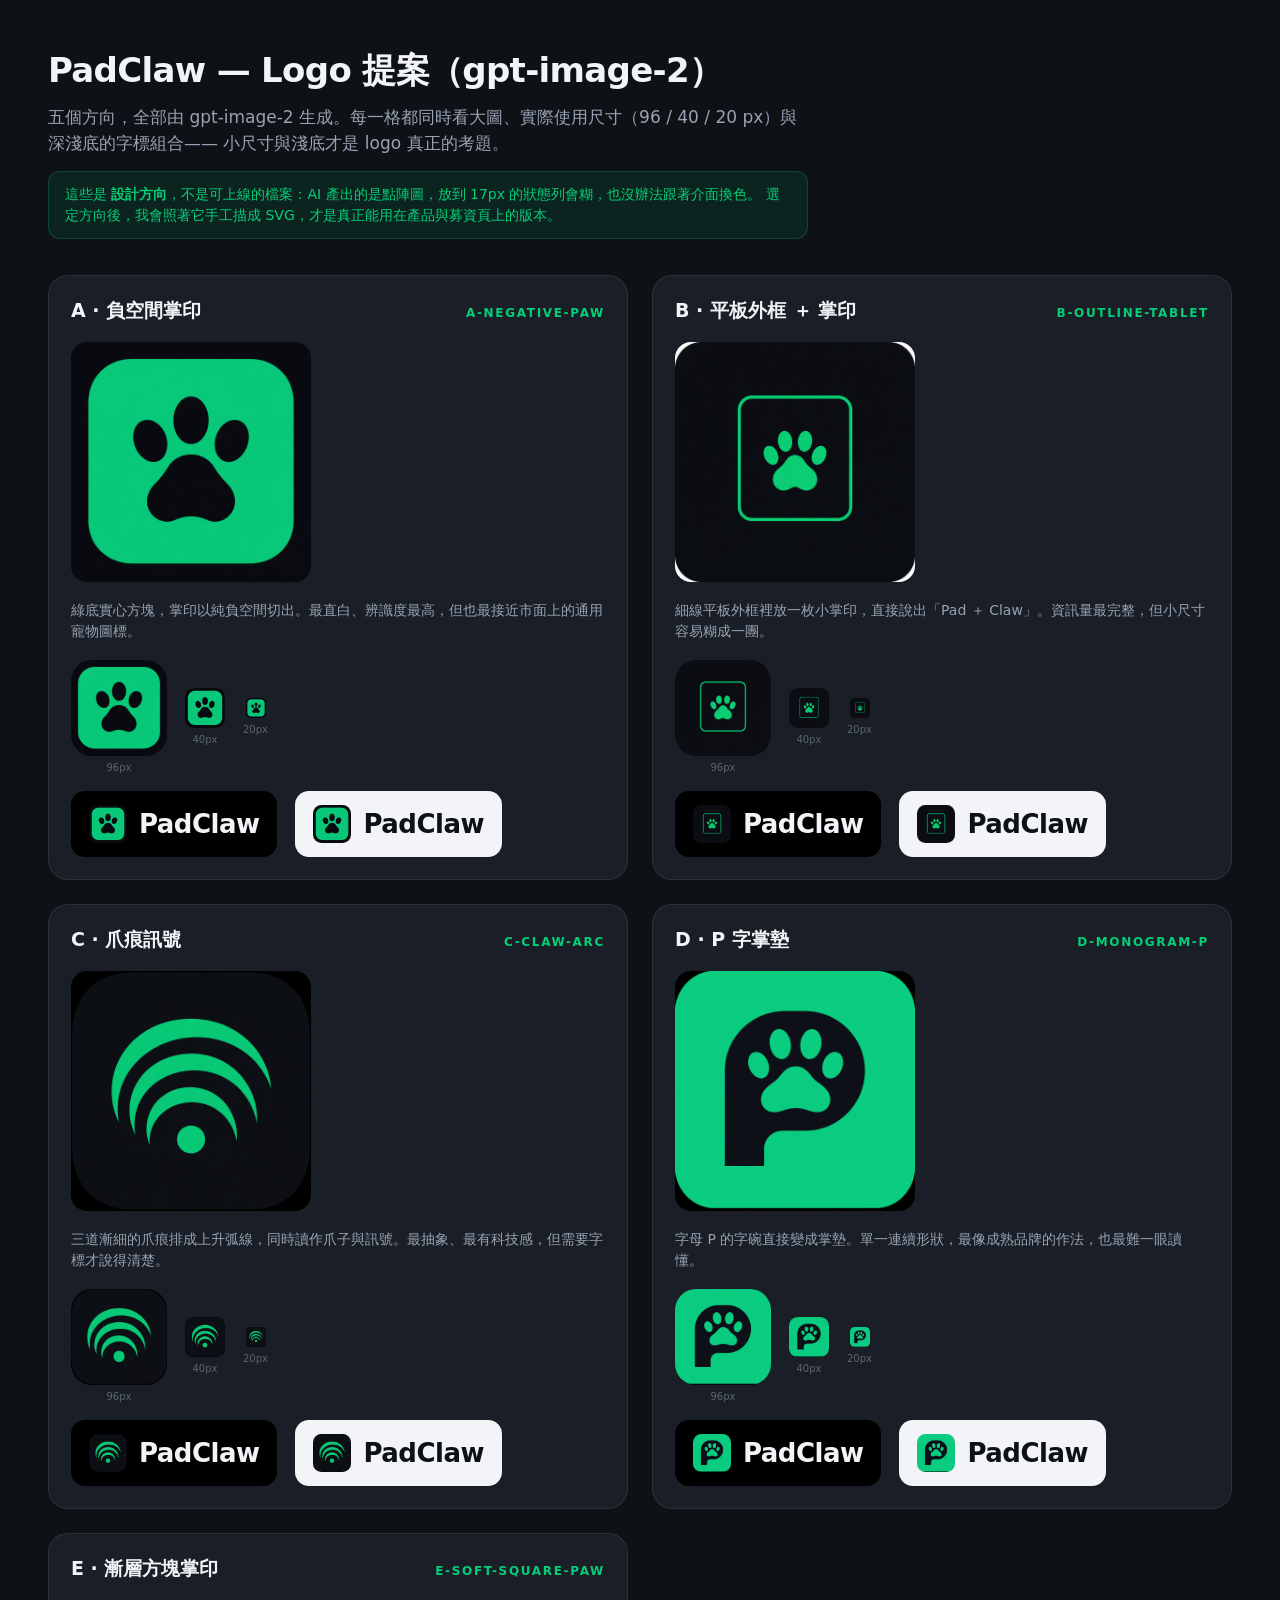
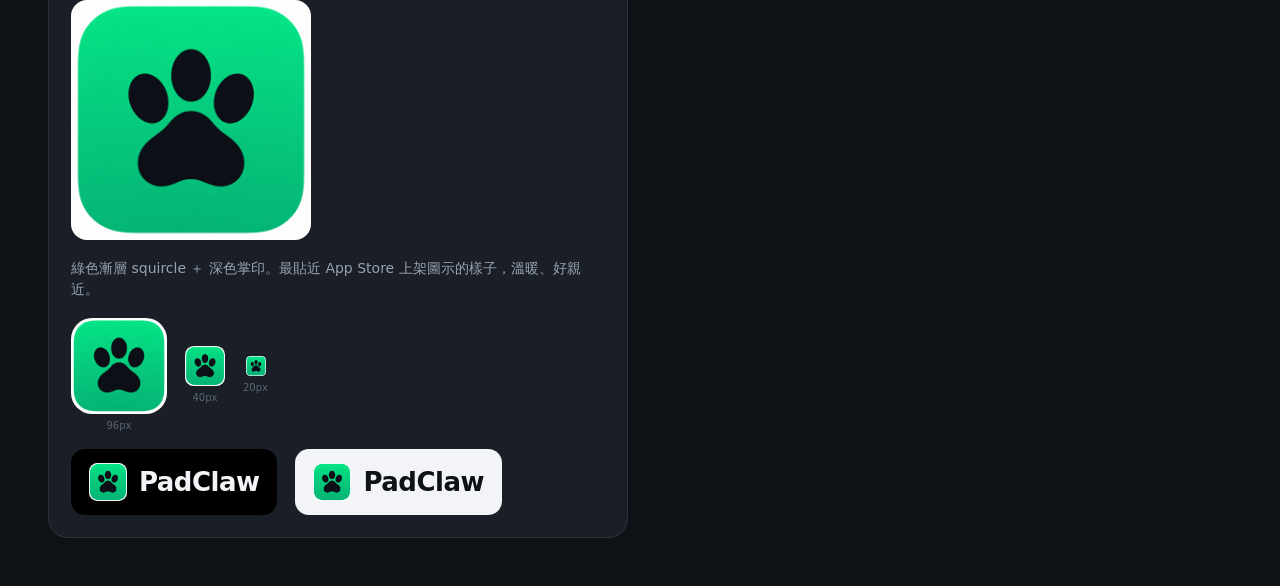
<file: theater/logo-options.html>
<!doctype html>
<html lang="zh-Hant"><head><meta charset="utf-8">
<meta name="viewport" content="width=device-width,initial-scale=1">
<title>PadClaw — Logo 提案</title>
<style>
:root{--bg:#0E1116;--surface:#1A1F27;--line:rgba(255,255,255,.08);--t:#F2F4F7;--t2:#98A2B3;--g:#05CE78}
*{box-sizing:border-box;margin:0;padding:0}
body{background:var(--bg);color:var(--t);font-family:Inter,-apple-system,system-ui,"PingFang TC",sans-serif;padding:48px}
h1{font-size:34px;font-weight:640;letter-spacing:-.02em}
.lede{margin-top:10px;font-size:17px;color:var(--t2);max-width:760px;line-height:1.55}
.note{margin-top:14px;font-size:14px;color:var(--g);background:rgba(5,206,120,.1);border:1px solid rgba(5,206,120,.22);
      border-radius:12px;padding:12px 16px;max-width:760px;line-height:1.5}
.grid{margin-top:36px;display:grid;grid-template-columns:repeat(auto-fill,minmax(420px,1fr));gap:24px}
.card{background:var(--surface);border:1px solid var(--line);border-radius:20px;padding:22px;display:grid;gap:18px}
.hd{display:flex;align-items:baseline;justify-content:space-between;gap:12px}
.key{font-size:12px;font-weight:800;letter-spacing:.14em;text-transform:uppercase;color:var(--g)}
.nm{font-size:19px;font-weight:640}
.dsc{font-size:14px;color:var(--t2);line-height:1.5}
.big{border-radius:16px;overflow:hidden;background:#000;aspect-ratio:1;max-width:240px}
.big img{width:100%;display:block}
.row{display:flex;align-items:center;gap:18px;flex-wrap:wrap}
.sz{display:flex;flex-direction:column;align-items:center;gap:6px}
.sz span{font-size:10px;color:#5B6472}
.sz img{border-radius:22%;display:block}
.lock{display:flex;align-items:center;gap:12px;padding:14px 18px;border-radius:14px;background:#000}
.lock.lt{background:#F2F4F7;color:#0E1116}
.lock img{border-radius:22%}
.wm{font-size:26px;font-weight:600;letter-spacing:-.02em}
.wm b{font-weight:800}
</style></head><body>

<h1>PadClaw — Logo 提案（gpt-image-2）</h1>
<p class="lede">五個方向，全部由 gpt-image-2 生成。每一格都同時看大圖、實際使用尺寸（96 / 40 / 20 px）與深淺底的字標組合——
小尺寸與淺底才是 logo 真正的考題。</p>
<p class="note">這些是 <b>設計方向</b>，不是可上線的檔案：AI 產出的是點陣圖，放到 17px 的狀態列會糊，也沒辦法跟著介面換色。
選定方向後，我會照著它手工描成 SVG，才是真正能用在產品與募資頁上的版本。</p>

<div class="grid" id="grid"></div>

<script>
const OPTS = [
  ["a-negative-paw", "A · 負空間掌印", "綠底實心方塊，掌印以純負空間切出。最直白、辨識度最高，但也最接近市面上的通用寵物圖標。"],
  ["b-outline-tablet", "B · 平板外框 ＋ 掌印", "細線平板外框裡放一枚小掌印，直接說出「Pad ＋ Claw」。資訊量最完整，但小尺寸容易糊成一團。"],
  ["c-claw-arc", "C · 爪痕訊號", "三道漸細的爪痕排成上升弧線，同時讀作爪子與訊號。最抽象、最有科技感，但需要字標才說得清楚。"],
  ["d-monogram-p", "D · P 字掌墊", "字母 P 的字碗直接變成掌墊。單一連續形狀，最像成熟品牌的作法，也最難一眼讀懂。"],
  ["e-soft-square-paw", "E · 漸層方塊掌印", "綠色漸層 squircle ＋ 深色掌印。最貼近 App Store 上架圖示的樣子，溫暖、好親近。"],
];
document.getElementById("grid").innerHTML = OPTS.map(([f, n, d], i) => {
  const src = `assets/img/logo-options/${f}.png`;
  return `<div class="card">
    <div class="hd"><span class="nm">${n}</span><span class="key">${f}</span></div>
    <div class="big"><img src="${src}" alt="" onerror="this.parentElement.innerHTML='<p style=&quot;padding:40px;color:#5B6472;font-size:13px&quot;>尚未生成</p>'"></div>
    <p class="dsc">${d}</p>
    <div class="row">
      ${[96,40,20].map(s=>`<span class="sz"><img src="${src}" width="${s}" height="${s}"><span>${s}px</span></span>`).join("")}
    </div>
    <div class="row">
      <span class="lock"><img src="${src}" width="38" height="38"><span class="wm">Pad<b>Claw</b></span></span>
      <span class="lock lt"><img src="${src}" width="38" height="38"><span class="wm">Pad<b>Claw</b></span></span>
    </div>
  </div>`;
}).join("");
</script>
</body></html>
</file>
<file: style.css>
/* ===== RESET & TOKENS ===== */
*,*::before,*::after{box-sizing:border-box;margin:0;padding:0}
:root{
  --ks-green:#05CE78;
  --ks-green-dark:#04b56a;
  --ks-dark:#282828;
  --ks-darker:#1a1a1a;
  --ks-text:#1a1a1a;
  --ks-text-secondary:#656969;
  --ks-border:#e6e6e6;
  --ks-bg:#fff;
  --ks-bg-light:#f7f7f7;
  --ks-bg-sidebar:#fafafa;
  --ks-radius:8px;
  --ks-radius-lg:12px;
  --font-main:'Inter',system-ui,-apple-system,sans-serif;
  --shadow-sm:0 1px 3px rgba(0,0,0,.06);
  --shadow-md:0 4px 12px rgba(0,0,0,.08);
  --shadow-lg:0 8px 30px rgba(0,0,0,.12);
  --transition:0.2s ease;
}
/* ===== PROPOSAL NAV ===== */
.proposal-nav{
  background:#0c0f14;border-bottom:1px solid #1e2533;
  position:sticky;top:0;z-index:200;
}
.pnav-inner{
  max-width:1280px;margin:0 auto;padding:0 24px;
  height:44px;display:flex;align-items:center;justify-content:space-between;
}
.pnav-label{
  font-size:13px;font-weight:700;color:rgba(255,255,255,.45);
  letter-spacing:.02em;
}
.pnav-links{display:flex;gap:4px}
.pnav-link{
  font-size:13px;font-weight:500;color:rgba(255,255,255,.5);
  text-decoration:none;padding:6px 14px;border-radius:6px;
  transition:all .15s ease;
}
.pnav-link:hover{color:#fff;background:rgba(255,255,255,.06)}
.pnav-link.pnav-active{color:#05CE78;background:rgba(5,206,120,.1);font-weight:600}

/* Image version toggle */
.img-version-toggle{
  display:flex;align-items:center;gap:6px;margin-left:auto;
}
.ivt-label{
  font-size:11px;color:#888;letter-spacing:.03em;font-weight:500;
}
.ivt-btn{
  width:28px;height:28px;border-radius:6px;border:1.5px solid #555;
  background:transparent;color:#aaa;font-size:12px;font-weight:700;
  cursor:pointer;transition:all .15s ease;display:flex;align-items:center;
  justify-content:center;
}
.ivt-btn:hover{border-color:#05CE78;color:#05CE78}
.ivt-btn.ivt-active{
  background:#05CE78;border-color:#05CE78;color:#fff;
}
.img-switchable img{transition:opacity .3s ease}
html{scroll-behavior:smooth;font-size:16px}
body{
  font-family:var(--font-main);
  color:var(--ks-text);
  background:var(--ks-bg);
  line-height:1.6;
  -webkit-font-smoothing:antialiased;
}
a{color:inherit;text-decoration:none}
img{max-width:100%;display:block}
ul{list-style:none}
button{cursor:pointer;border:none;background:none;font-family:inherit}

/* ===== TOP NAV ===== */
.top-nav{
  position:sticky;top:0;z-index:100;
  background:var(--ks-darker);
  border-bottom:1px solid rgba(255,255,255,.08);
  backdrop-filter:blur(12px);
}
.nav-inner{
  max-width:1280px;margin:0 auto;
  display:flex;align-items:center;justify-content:space-between;
  padding:0 24px;height:56px;
}
.nav-left,.nav-right{display:flex;align-items:center;gap:20px}
.nav-logo{display:flex;align-items:center}
.nav-link{
  color:rgba(255,255,255,.85);font-size:14px;font-weight:500;
  transition:color var(--transition);
}
.nav-link:hover{color:#fff}
.nav-search{
  display:flex;align-items:center;gap:8px;
  background:rgba(255,255,255,.1);
  border-radius:20px;padding:6px 14px;
  color:rgba(255,255,255,.6);
  transition:background var(--transition);
}
.nav-search:focus-within{background:rgba(255,255,255,.18)}
.nav-search input{
  background:none;border:none;outline:none;
  color:#fff;font-size:13px;width:160px;
  font-family:var(--font-main);
}
.nav-search input::placeholder{color:rgba(255,255,255,.5)}

/* ===== BREADCRUMB ===== */
.breadcrumb-bar{
  background:var(--ks-bg);
  border-bottom:1px solid var(--ks-border);
  padding:10px 0;
}
.breadcrumb-inner{
  max-width:1280px;margin:0 auto;padding:0 24px;
  font-size:13px;color:var(--ks-text-secondary);
}
.breadcrumb-inner a{color:var(--ks-text-secondary);transition:color var(--transition)}
.breadcrumb-inner a:hover{color:var(--ks-text)}
.breadcrumb-inner .sep{margin:0 6px;opacity:.5}

/* ===== PROJECT HEADER ===== */
.project-wrap{max-width:1280px;margin:0 auto;padding:0 24px 60px}
.project-header{
  padding:32px 0 24px;
  border-bottom:1px solid var(--ks-border);
  margin-bottom:32px;
}
.project-header h1{
  font-size:28px;font-weight:700;line-height:1.3;
  letter-spacing:-0.02em;margin-bottom:8px;
}
.project-subtitle{
  font-size:16px;color:var(--ks-text-secondary);
  max-width:680px;line-height:1.6;
}

/* ===== TWO COLUMN ===== */
.project-content{
  display:grid;grid-template-columns:1fr 380px;
  gap:40px;align-items:start;
}
.project-left{min-width:0}

/* Placeholders */
.media-placeholder,.image-placeholder{
  background:#f8f8f8;border:2px dashed #d0d0d0;
  border-radius:var(--ks-radius-lg);
  display:flex;align-items:center;justify-content:center;
  flex-direction:column;gap:12px;color:#888;
  transition:border-color var(--transition);
  padding:24px;
}
.media-placeholder{min-height:320px;margin-bottom:20px}
.image-placeholder{min-height:280px;margin:28px 0}
.media-placeholder:hover,.image-placeholder:hover{border-color:#bbb}
.placeholder-inner{display:flex;flex-direction:column;align-items:center;gap:8px;width:100%;max-width:680px}
.placeholder-inner p{font-size:14px;font-weight:500}
.ph-title{
  font-size:15px;font-weight:700;color:var(--ks-text);
  text-transform:uppercase;letter-spacing:.04em;
  margin-bottom:4px;
}

/* Design brief cards inside placeholders */
.design-brief{
  width:100%;
  background:#fff;
  border:1px solid var(--ks-border);
  border-radius:var(--ks-radius);
  padding:16px;
  text-align:left;
  margin-top:8px;
  font-size:12px;line-height:1.6;
  color:var(--ks-text-secondary);
}
.brief-specs{
  display:inline-block;
  background:var(--ks-darker);color:#fff;
  font-size:11px;font-weight:600;
  padding:3px 10px;border-radius:4px;
  margin-bottom:10px;letter-spacing:.02em;
  font-family:monospace;
}
.brief-notes{
  margin-bottom:10px;
  padding-bottom:10px;
  border-bottom:1px solid var(--ks-border);
}
.brief-notes strong{color:var(--ks-text)}
.brief-prompt{
  background:rgba(5,206,120,.05);
  border:1px solid rgba(5,206,120,.15);
  border-radius:6px;
  padding:10px 12px;
  font-size:12px;line-height:1.6;
  color:#555;
  font-family:'Inter',monospace;
}
.brief-label{
  display:block;
  font-size:10px;font-weight:700;text-transform:uppercase;
  letter-spacing:.06em;
  color:var(--ks-green-dark);
  margin-bottom:4px;
}

/* ===== TRUST BADGES ROW ===== */
.trust-badges-row{
  display:flex;flex-wrap:wrap;gap:8px;
  margin-bottom:20px;
}
.trust-badge{
  display:inline-flex;align-items:center;gap:6px;
  padding:8px 16px;
  background:linear-gradient(135deg,rgba(5,206,120,.06),rgba(5,206,120,.12));
  border:1px solid rgba(5,206,120,.2);
  border-radius:24px;
  font-size:13px;font-weight:600;
  color:var(--ks-green-dark);
  letter-spacing:-.01em;
  transition:all .2s ease;
}
.trust-badge::before{
  content:'';display:block;width:6px;height:6px;
  background:var(--ks-green);border-radius:50%;
  flex-shrink:0;
}
.trust-badge:hover{
  background:linear-gradient(135deg,rgba(5,206,120,.1),rgba(5,206,120,.18));
  border-color:rgba(5,206,120,.35);
  transform:translateY(-1px);
}

/* Creator row */
.creator-row{
  display:flex;align-items:center;gap:12px;
  padding:16px 0 20px;flex-wrap:wrap;
}
.creator-avatar{
  width:40px;height:40px;border-radius:50%;
  background:linear-gradient(135deg,#05CE78,#04b56a);
  color:#fff;display:flex;align-items:center;justify-content:center;
  font-weight:700;font-size:14px;
}
.creator-info{display:flex;align-items:center;gap:4px;font-size:14px}
.creator-label{color:var(--ks-text-secondary)}
.creator-name{font-weight:600;color:var(--ks-text);transition:color var(--transition)}
.creator-name:hover{color:var(--ks-green)}
.creator-badges{display:flex;gap:8px;margin-left:auto}
.badge{
  font-size:12px;color:var(--ks-text-secondary);
  border:1px solid var(--ks-border);border-radius:20px;
  padding:3px 10px;display:flex;align-items:center;gap:4px;
}
.location-badge svg{flex-shrink:0}

/* ===== TABS ===== */
.tabs-bar{
  display:flex;gap:0;border-bottom:1px solid var(--ks-border);
  margin-bottom:32px;position:sticky;top:56px;
  background:var(--ks-bg);z-index:50;padding-top:4px;
}
.tab{
  padding:12px 20px;font-size:14px;font-weight:600;
  color:var(--ks-text-secondary);
  border-bottom:2px solid transparent;
  transition:all var(--transition);
}
.tab:hover{color:var(--ks-text)}
.tab.active{color:var(--ks-text);border-bottom-color:var(--ks-green)}
.tab-count{
  font-size:12px;font-weight:500;background:var(--ks-bg-light);
  padding:1px 6px;border-radius:10px;margin-left:4px;
}
.tab-content{display:none}
.tab-content.active{display:block;animation:fadeUp .3s ease}
@keyframes fadeUp{
  from{opacity:0;transform:translateY(8px)}
  to{opacity:1;transform:translateY(0)}
}

/* ===== STORY ===== */
.story-section{margin-bottom:32px}
.story-section h2{font-size:22px;font-weight:700;margin-bottom:12px;letter-spacing:-0.01em}
.story-section p{font-size:15px;line-height:1.75;color:#333;margin-bottom:12px}
.feature-list{margin:16px 0}
.feature-list li{font-size:15px;padding:6px 0;line-height:1.6;color:#333}

/* Scenario grid */
.scenario-grid{display:grid;grid-template-columns:1fr 1fr;gap:16px;margin-bottom:32px}
.scenario-card{
  background:var(--ks-bg);border:1px solid var(--ks-border);
  border-radius:var(--ks-radius-lg);padding:24px;
  transition:all .25s ease;position:relative;overflow:hidden;
}
.scenario-card::before{
  content:'';position:absolute;top:0;left:0;right:0;height:3px;
  background:linear-gradient(90deg,var(--ks-green),#38ef7d);
  opacity:0;transition:opacity .25s ease;
}
.scenario-card:hover{border-color:var(--ks-green);box-shadow:var(--shadow-md);transform:translateY(-2px)}
.scenario-card:hover::before{opacity:1}
.scenario-icon-text{
  font-size:11px;font-weight:700;text-transform:uppercase;
  letter-spacing:.08em;color:var(--ks-green-dark);
  background:rgba(5,206,120,.1);display:inline-block;
  padding:4px 12px;border-radius:4px;margin-bottom:12px;
}
.scenario-card h3{font-size:17px;font-weight:700;margin-bottom:8px}
.scenario-card p{font-size:14px;line-height:1.65;color:var(--ks-text-secondary);margin-bottom:12px}
.scenario-tags{display:flex;gap:6px;flex-wrap:wrap}
.scenario-tags span{
  font-size:11px;font-weight:600;color:var(--ks-green-dark);
  background:rgba(5,206,120,.08);padding:3px 10px;border-radius:20px;
}

/* Upcoming list */
.upcoming-list{display:flex;flex-direction:column;gap:16px;margin-top:16px}
.upcoming-item{
  display:flex;gap:16px;align-items:flex-start;
  padding:16px 20px;background:var(--ks-bg-light);
  border-radius:var(--ks-radius);transition:background var(--transition);
}
.upcoming-item:hover{background:#eef9f3}
.upcoming-icon-text{
  font-size:10px;font-weight:700;text-transform:uppercase;
  letter-spacing:.06em;color:var(--ks-green-dark);
  background:rgba(5,206,120,.1);padding:8px 12px;border-radius:6px;
  flex-shrink:0;min-width:60px;text-align:center;
  display:flex;align-items:center;justify-content:center;
}
.upcoming-item strong{font-size:15px;display:block;margin-bottom:2px}
.upcoming-item p{font-size:13px;color:var(--ks-text-secondary);margin:0;line-height:1.5}

/* Spec table */
.spec-table{width:100%;border-collapse:collapse;margin:16px 0;font-size:14px}
.spec-table td{padding:12px 16px;border-bottom:1px solid var(--ks-border)}
.spec-table tr:last-child td{border-bottom:none}
.spec-table td:first-child{
  font-weight:600;width:120px;color:var(--ks-text);
  background:var(--ks-bg-light);border-right:1px solid var(--ks-border);
}
.spec-table td:last-child{color:#444}

.spec-full{margin-top:8px}
.spec-full summary{cursor:pointer;font-weight:600;font-size:14px;color:var(--ks-green-dark);padding:8px 0;list-style:none}
.spec-full summary::-webkit-details-marker{display:none}
.spec-full summary::before{content:'+ ';font-weight:400}
.spec-full[open] summary::before{content:'− '}
.spec-full .spec-table{margin-top:8px}
.spec-full .spec-table td:first-child{width:170px}

/* Timeline */
.timeline{margin:20px 0;padding-left:20px}
.timeline-item{display:flex;gap:16px;padding-bottom:24px;position:relative}
.timeline-item:not(:last-child)::before{
  content:'';position:absolute;left:7px;top:18px;
  width:2px;height:calc(100%);background:var(--ks-border);
}
.timeline-dot{
  width:16px;height:16px;flex-shrink:0;border-radius:50%;
  border:3px solid var(--ks-border);background:#fff;
  margin-top:3px;position:relative;z-index:1;
}
.timeline-dot.active{
  border-color:var(--ks-green);background:var(--ks-green);
  box-shadow:0 0 0 4px rgba(5,206,120,.2);
}
.timeline-content strong{font-size:14px;display:block;margin-bottom:2px}
.timeline-content p{font-size:13px;color:var(--ks-text-secondary);margin:0}

/* FAQ */
.faq-list{display:flex;flex-direction:column}
.faq-item{border-bottom:1px solid var(--ks-border)}
.faq-q{
  width:100%;text-align:left;padding:18px 0;
  font-size:15px;font-weight:600;color:var(--ks-text);
  display:flex;align-items:center;justify-content:space-between;
  transition:color var(--transition);
}
.faq-q::after{content:'+';font-size:20px;font-weight:400;color:var(--ks-text-secondary)}
.faq-item.open .faq-q::after{content:'−'}
.faq-q:hover{color:var(--ks-green-dark)}
.faq-a{max-height:0;overflow:hidden;transition:max-height .35s ease,padding .35s ease}
.faq-item.open .faq-a{max-height:300px;padding-bottom:18px}
.faq-a p{font-size:14px;line-height:1.7;color:#555}
.empty-state{padding:60px 0;text-align:center;color:var(--ks-text-secondary);font-size:14px}

/* ===== SIDEBAR ===== */
.project-sidebar{position:sticky;top:72px}
.funding-stats{margin-bottom:20px}
.stat-block{margin-bottom:16px}
.stat-value{font-size:28px;font-weight:800;letter-spacing:-0.02em;display:block;color:var(--ks-text)}
.stat-label{font-size:13px;color:var(--ks-text-secondary);display:block;margin-top:2px}
.stat-row{display:flex;gap:32px}
.progress-bar{width:100%;height:4px;background:#e8e8e8;border-radius:4px;margin-top:12px;overflow:hidden}
.progress-fill{height:100%;background:var(--ks-green);border-radius:4px;transition:width 1.5s cubic-bezier(.4,0,.2,1)}

/* CTA */
.btn-primary{
  width:100%;padding:14px;background:var(--ks-green);color:#fff;
  font-size:15px;font-weight:700;border-radius:var(--ks-radius);
  margin-bottom:8px;transition:all var(--transition);
}
.btn-primary:hover{background:var(--ks-green-dark);box-shadow:0 4px 16px rgba(5,206,120,.3);transform:translateY(-1px)}
.btn-primary:active{transform:translateY(0)}
.btn-secondary{
  width:100%;padding:12px;border:1px solid var(--ks-border);
  color:var(--ks-text);font-size:14px;font-weight:600;
  border-radius:var(--ks-radius);margin-bottom:28px;
  display:flex;align-items:center;justify-content:center;gap:8px;
  transition:all var(--transition);
}
.btn-secondary:hover{border-color:#ccc;background:var(--ks-bg-light)}

/* Reward tiers */
.reward-tiers{display:flex;flex-direction:column;gap:16px}
.reward-card{
  border:1px solid var(--ks-border);border-radius:var(--ks-radius-lg);
  padding:24px;transition:all .25s ease;position:relative;
}
.reward-card:hover{border-color:#ccc;box-shadow:var(--shadow-sm)}
.reward-card.featured{
  border-color:var(--ks-green);
  background:linear-gradient(180deg,rgba(5,206,120,.03),transparent);
}
.reward-badge{
  position:absolute;top:-1px;right:20px;
  background:var(--ks-green);color:#fff;
  font-size:11px;font-weight:700;
  padding:4px 12px;border-radius:0 0 6px 6px;
}
.reward-header{display:flex;align-items:baseline;gap:10px;margin-bottom:8px;flex-wrap:wrap}
.reward-price{font-size:22px;font-weight:800;letter-spacing:-0.02em}
.reward-shipping{font-size:12px;color:var(--ks-green-dark);font-weight:600}
.reward-discount{
  font-size:12px;color:#fff;background:var(--ks-green);
  padding:2px 8px;border-radius:4px;font-weight:600;
  display:inline-flex;align-items:baseline;gap:6px;
}
.reward-msrp{
  color:rgba(255,255,255,.7);font-weight:400;font-size:11px;
  text-decoration:line-through;
}
.reward-card h4{font-size:15px;font-weight:700;margin-bottom:8px}
.reward-card>p{font-size:13px;line-height:1.65;color:var(--ks-text-secondary);margin-bottom:12px}
.reward-includes{
  margin-bottom:12px;padding:12px;
  background:var(--ks-bg-light);border-radius:var(--ks-radius);
}
.reward-include-title{
  font-size:12px;font-weight:700;color:var(--ks-text-secondary);
  margin-bottom:6px;text-transform:uppercase;letter-spacing:.05em;
}
.reward-includes ul{list-style:none}
.reward-includes li{
  font-size:13px;padding:3px 0;color:#444;
  position:relative;padding-left:16px;
}
.reward-includes li::before{content:'✓';position:absolute;left:0;color:var(--ks-green);font-weight:700}
.reward-meta{display:flex;gap:16px;flex-wrap:wrap;font-size:12px;color:var(--ks-text-secondary);margin-bottom:8px}
.reward-backers{font-size:13px;color:var(--ks-text-secondary);margin-bottom:14px}
.btn-reward{
  width:100%;padding:10px;background:var(--ks-bg-light);
  border:1px solid var(--ks-border);color:var(--ks-text);
  font-size:13px;font-weight:700;border-radius:var(--ks-radius);
  transition:all var(--transition);
}
.btn-reward:hover{background:var(--ks-green);color:#fff;border-color:var(--ks-green)}

/* ===== FOOTER ===== */
.site-footer{background:var(--ks-darker);color:rgba(255,255,255,.7);padding:48px 0 0}
.footer-inner{
  max-width:1280px;margin:0 auto;padding:0 24px;
  display:grid;grid-template-columns:repeat(4,1fr);gap:32px;
  padding-bottom:40px;border-bottom:1px solid rgba(255,255,255,.08);
}
.footer-col h5{color:#fff;font-size:14px;font-weight:700;margin-bottom:16px}
.footer-col a{display:block;font-size:13px;padding:4px 0;color:rgba(255,255,255,.55);transition:color var(--transition)}
.footer-col a:hover{color:#fff}
.footer-bottom{max-width:1280px;margin:0 auto;padding:20px 24px;text-align:center;font-size:12px;color:rgba(255,255,255,.35)}

/* ===== VERSION SWITCHER ===== */
.version-switcher{
  position:fixed;top:72px;right:20px;z-index:200;
  width:340px;
  background:rgba(255,255,255,.94);
  backdrop-filter:blur(16px);
  border:1px solid var(--ks-border);
  border-radius:var(--ks-radius-lg);
  box-shadow:var(--shadow-lg);
  font-size:13px;
}
.version-switcher:hover{box-shadow:0 12px 40px rgba(0,0,0,.16)}
.vs-header{
  display:flex;align-items:center;justify-content:space-between;
  padding:12px 16px;border-bottom:1px solid var(--ks-border);
}
.vs-label{font-size:12px;font-weight:700;text-transform:uppercase;letter-spacing:.08em;color:var(--ks-text-secondary)}
.vs-collapse{
  width:28px;height:28px;display:flex;align-items:center;justify-content:center;
  border-radius:6px;font-size:12px;color:var(--ks-text-secondary);
  transition:background var(--transition);
}
.vs-collapse:hover{background:var(--ks-bg-light)}
.vs-body{padding:12px 16px 14px}

/* Language toggle */
.vs-lang-row{
  display:flex;gap:4px;margin-bottom:10px;
  background:var(--ks-bg-light);border-radius:6px;padding:3px;
}
.vs-lang{
  flex:1;padding:6px 0;
  font-size:13px;font-weight:600;
  color:var(--ks-text-secondary);
  border-radius:4px;text-align:center;
  transition:all .15s ease;
}
.vs-lang:hover{color:var(--ks-text)}
.vs-lang.active{
  background:#fff;color:var(--ks-text);
  box-shadow:0 1px 3px rgba(0,0,0,.1);
}

.vs-buttons{display:flex;flex-direction:column;gap:6px;margin-bottom:12px}
.vs-btn{
  width:100%;text-align:left;padding:10px 14px;
  font-size:13px;font-weight:600;color:var(--ks-text);
  background:var(--ks-bg-light);border:2px solid transparent;
  border-radius:var(--ks-radius);transition:all .15s ease;line-height:1.3;
}
.vs-btn:hover{background:#eef9f3;border-color:rgba(5,206,120,.3)}
.vs-btn.active{background:rgba(5,206,120,.08);border-color:var(--ks-green);color:var(--ks-green-dark)}
.vs-desc{
  font-size:12px;line-height:1.6;color:var(--ks-text-secondary);
  margin-bottom:12px;padding:8px 10px;
  background:var(--ks-bg-light);border-radius:6px;min-height:48px;
}
.vs-highlight-toggle{
  display:flex;align-items:center;gap:8px;
  font-size:12px;color:var(--ks-text-secondary);
  cursor:pointer;user-select:none;
}
.vs-highlight-toggle input{accent-color:var(--ks-green);width:14px;height:14px;cursor:pointer}

/* Copy change highlight */
.copy-changed{animation:highlightPulse 2.2s ease-out}
@keyframes highlightPulse{
  0%{background:rgba(5,206,120,.25);outline:2px solid rgba(5,206,120,.5);outline-offset:2px;border-radius:4px}
  40%{background:rgba(5,206,120,.15);outline:2px solid rgba(5,206,120,.3);outline-offset:2px}
  100%{background:transparent;outline:2px solid transparent;outline-offset:2px}
}

/* ===== COMPARE BUTTON ===== */
.vs-compare-btn{
  width:100%;margin-top:10px;
  padding:10px 0;font-size:13px;font-weight:700;
  color:#fff;background:var(--ks-green);
  border:none;border-radius:var(--ks-radius);
  cursor:pointer;transition:all .15s ease;
  letter-spacing:.02em;
}
.vs-compare-btn:hover{background:var(--ks-green-dark);transform:translateY(-1px);box-shadow:0 4px 12px rgba(5,206,120,.3)}

/* ===== COMPARE OVERLAY ===== */
.compare-overlay{
  display:none;
  position:fixed;inset:0;z-index:9999;
  background:#f0f1f3;
  overflow-y:auto;
}
.compare-overlay.open{display:flex;flex-direction:column}

.compare-toolbar{
  position:sticky;top:0;z-index:10;
  display:flex;align-items:center;justify-content:space-between;
  padding:16px 32px;
  background:rgba(26,26,26,.97);
  backdrop-filter:blur(16px);
  border-bottom:1px solid rgba(255,255,255,.08);
  flex-shrink:0;
}
.compare-title{
  font-size:18px;font-weight:700;color:#fff;
  letter-spacing:-.02em;
}
.compare-controls{display:flex;align-items:center;gap:16px}
.compare-lang-row{
  display:flex;gap:2px;
  background:rgba(255,255,255,.1);border-radius:8px;padding:3px;
}
.compare-lang{
  padding:7px 18px;font-size:13px;font-weight:600;
  color:rgba(255,255,255,.5);border-radius:6px;
  cursor:pointer;transition:all .15s ease;border:none;background:none;
}
.compare-lang:hover{color:rgba(255,255,255,.8)}
.compare-lang.active{background:rgba(255,255,255,.18);color:#fff}
.compare-close{
  padding:9px 22px;font-size:14px;font-weight:600;
  color:#fff;background:rgba(255,255,255,.1);
  border:1px solid rgba(255,255,255,.15);border-radius:8px;
  cursor:pointer;transition:all .15s ease;
}
.compare-close:hover{background:rgba(255,255,255,.2)}

/* Scrollable body */
.compare-scroll{
  flex:1;overflow-y:auto;padding-bottom:80px;
}

/* Section row: horizontal strip across all 3 columns */
.compare-row{
  display:grid;
  grid-template-columns:repeat(3,1fr);
  gap:0;
  border-bottom:1px solid #e2e2e2;
}
.compare-row:nth-child(odd){background:#fff}
.compare-row:nth-child(even){background:#fafbfc}
.compare-row:hover{background:#f4faf7}

/* Row label (spans full width above row) */
.compare-row-label{
  grid-column:1/-1;
  padding:14px 24px 6px;
  font-size:11px;font-weight:800;text-transform:uppercase;
  letter-spacing:.1em;color:var(--ks-text-secondary);
  background:linear-gradient(to bottom,#ebedf0,#f0f1f3);
  border-bottom:1px solid #ddd;
}

/* Cell inside row */
.compare-cell{
  padding:16px 24px;
  border-right:1px solid #e8e8e8;
  position:relative;
  min-height:72px;
  display:flex;flex-direction:column;
}
.compare-cell:last-child{border-right:none}

/* Selection radio */
.compare-cell-select{
  position:absolute;top:12px;right:12px;
  width:22px;height:22px;
  border-radius:50%;
  border:2px solid #ccc;
  background:#fff;
  cursor:pointer;
  transition:all .15s ease;
  display:flex;align-items:center;justify-content:center;
  z-index:2;
}
.compare-cell-select:hover{border-color:var(--ks-green);transform:scale(1.1)}
.compare-cell-select.selected{
  border-color:var(--ks-green);
  background:var(--ks-green);
}
.compare-cell-select.selected::after{
  content:'';display:block;
  width:8px;height:8px;border-radius:50%;
  background:#fff;
}
/* Selected cell highlight */
.compare-cell.is-selected{
  background:rgba(5,206,120,.04);
  box-shadow:inset 3px 0 0 var(--ks-green);
}

/* Column version badge in each cell */
.compare-cell-version{
  display:inline-block;
  padding:2px 8px;border-radius:3px;
  font-size:10px;font-weight:700;text-transform:uppercase;
  letter-spacing:.06em;margin-bottom:8px;
  align-self:flex-start;
}
.compare-cell[data-vid="a"] .compare-cell-version{background:rgba(59,130,246,.1);color:#3b82f6}
.compare-cell[data-vid="b"] .compare-cell-version{background:rgba(245,158,11,.1);color:#d97706}
.compare-cell[data-vid="c"] .compare-cell-version{background:rgba(139,92,246,.1);color:#7c3aed}

/* Cell content text — BIGGER */
.compare-cell-title{
  font-size:15px;font-weight:700;color:var(--ks-text);
  margin-bottom:4px;line-height:1.4;
  padding-right:32px;
}
.compare-cell-body{
  font-size:14px;line-height:1.7;color:#3a3a3a;
  flex:1;
}
.compare-cell-body p{margin-bottom:8px}
.compare-cell-body strong{color:var(--ks-text);font-weight:600}
.compare-cell-body ul{
  padding-left:18px;margin:6px 0;
}
.compare-cell-body li{
  font-size:14px;line-height:1.65;
  margin-bottom:4px;
}

/* Column headers row */
.compare-headers{
  display:grid;
  grid-template-columns:repeat(3,1fr);
  gap:0;
  position:sticky;top:57px;z-index:6;
  border-bottom:2px solid #d0d0d0;
}
.compare-col-header{
  padding:16px 24px;
  background:rgba(255,255,255,.97);
  backdrop-filter:blur(8px);
  border-right:1px solid #e0e0e0;
}
.compare-col-header:last-child{border-right:none}
.compare-col-badge{
  display:inline-block;
  padding:4px 12px;border-radius:5px;
  font-size:12px;font-weight:700;text-transform:uppercase;
  letter-spacing:.06em;margin-bottom:8px;
}
.compare-col-header:nth-child(1) .compare-col-badge{background:rgba(59,130,246,.12);color:#3b82f6}
.compare-col-header:nth-child(2) .compare-col-badge{background:rgba(245,158,11,.12);color:#d97706}
.compare-col-header:nth-child(3) .compare-col-badge{background:rgba(139,92,246,.12);color:#7c3aed}
.compare-col-title{
  font-size:16px;font-weight:700;color:var(--ks-text);
  margin-bottom:4px;letter-spacing:-.01em;
}
.compare-col-desc{
  font-size:13px;color:var(--ks-text-secondary);line-height:1.55;
}

/* Bottom action bar */
.compare-action-bar{
  position:sticky;bottom:0;z-index:10;
  display:flex;align-items:center;justify-content:space-between;
  padding:14px 32px;
  background:rgba(26,26,26,.97);
  backdrop-filter:blur(16px);
  border-top:1px solid rgba(255,255,255,.08);
  flex-shrink:0;
}
.compare-selection-count{
  font-size:14px;color:rgba(255,255,255,.6);
  font-weight:500;
}
.compare-selection-count strong{color:#fff;font-weight:700}
.compare-generate-btn{
  padding:12px 32px;font-size:15px;font-weight:700;
  color:#fff;background:var(--ks-green);
  border:none;border-radius:10px;
  cursor:pointer;transition:all .15s ease;
  letter-spacing:.01em;
}
.compare-generate-btn:hover{
  background:var(--ks-green-dark);
  transform:translateY(-1px);
  box-shadow:0 6px 20px rgba(5,206,120,.35);
}
.compare-generate-btn:disabled{
  opacity:.4;cursor:not-allowed;
  transform:none;box-shadow:none;
  background:#666;
}

/* ===== USE CASES ===== */
.use-cases-grid{
  display:grid;grid-template-columns:repeat(2,1fr);gap:16px;
  margin-bottom:32px;
}
.use-case-card{
  background:var(--ks-bg-light);border:1px solid var(--ks-border);
  border-radius:var(--ks-radius-lg);padding:24px;
  transition:all .2s ease;
}
.use-case-card:hover{
  border-color:var(--ks-green);
  box-shadow:0 4px 16px rgba(5,206,120,.08);
}
.uc-icon{margin-bottom:12px}
.use-case-card h4{font-size:16px;font-weight:700;margin:0 0 8px;color:var(--ks-text)}
.use-case-card p{font-size:14px;color:var(--ks-text-secondary);line-height:1.6;margin:0 0 12px}
.uc-persona{
  font-size:12px;font-weight:600;color:var(--ks-green);
  letter-spacing:.02em;
}

/* ===== COMPARISON TABLE ===== */
.comparison-table-wrap{
  overflow-x:auto;margin-bottom:32px;
  border:1px solid var(--ks-border);border-radius:var(--ks-radius-lg);
}
.comparison-table{
  width:100%;border-collapse:collapse;font-size:14px;
  min-width:560px;
}
.comparison-table th,.comparison-table td{
  padding:12px 16px;text-align:left;
  border-bottom:1px solid var(--ks-border);
}
.comparison-table th{
  font-weight:700;font-size:13px;
  background:var(--ks-bg-light);color:var(--ks-text);
  position:sticky;top:0;
}
.comparison-table td{color:var(--ks-text-secondary)}
.comparison-table td:first-child{font-weight:600;color:var(--ks-text)}
.ct-highlight{background:rgba(5,206,120,.04) !important;color:var(--ks-text) !important;font-weight:600}
.comparison-table th.ct-highlight{
  background:rgba(5,206,120,.1) !important;color:var(--ks-green) !important;
}
.ct-yes{color:var(--ks-green);font-weight:600}
.ct-no{color:#999}
.comparison-table tbody tr:hover{background:rgba(0,0,0,.015)}
.comparison-table tbody tr:last-child td{border-bottom:none}

/* ===== PRIVACY ===== */
.privacy-grid{
  display:grid;grid-template-columns:repeat(3,1fr);gap:16px;
  margin-bottom:32px;
}
.privacy-card{
  background:var(--ks-bg-light);border:1px solid var(--ks-border);
  border-radius:var(--ks-radius-lg);padding:24px;text-align:center;
}
.privacy-icon{margin-bottom:12px}
.privacy-card h4{font-size:15px;font-weight:700;margin:0 0 8px;color:var(--ks-text)}
.privacy-card p{font-size:13px;color:var(--ks-text-secondary);line-height:1.6;margin:0}

/* ===== STRETCH GOALS ===== */
.stretch-goals{margin-bottom:32px}
.sg-item{
  padding:16px 0;border-bottom:1px solid var(--ks-border);
  display:grid;grid-template-columns:1fr;gap:10px;
}
.sg-item:last-child{border-bottom:none}
.sg-bar{
  height:6px;background:#eee;border-radius:3px;overflow:hidden;
}
.sg-fill{
  height:100%;border-radius:3px;
  background:var(--ks-border);
  transition:width .6s ease;
}
.sg-reached .sg-fill{background:var(--ks-green)}
.sg-active .sg-fill{background:linear-gradient(90deg,var(--ks-green),var(--ks-green-dark))}
.sg-info{
  display:flex;align-items:center;gap:12px;flex-wrap:wrap;
}
.sg-amount{
  font-size:16px;font-weight:800;color:var(--ks-text);
  min-width:60px;
}
.sg-label{
  font-size:14px;color:var(--ks-text-secondary);flex:1;
}
.sg-badge{
  font-size:11px;font-weight:700;padding:3px 10px;
  border-radius:20px;letter-spacing:.02em;
}
.sg-badge-reached{background:rgba(5,206,120,.1);color:var(--ks-green)}
.sg-badge-active{background:rgba(5,206,120,.1);color:var(--ks-green)}
.sg-item:not(.sg-reached):not(.sg-active){opacity:.5}

/* ===== COMPATIBILITY ===== */
.compat-grid{
  display:grid;grid-template-columns:repeat(3,1fr);gap:12px;
  margin-bottom:32px;
}
.compat-item{
  background:var(--ks-bg-light);border:1px solid var(--ks-border);
  border-radius:var(--ks-radius);padding:16px;
}
.compat-item strong{
  display:block;font-size:13px;font-weight:700;
  color:var(--ks-text);margin-bottom:4px;
}
.compat-item span{font-size:13px;color:var(--ks-text-secondary);line-height:1.5}

.team-grid{display:grid;grid-template-columns:repeat(2,1fr);gap:16px;margin:16px 0 32px}
.team-card{background:var(--ks-bg-light);border:1px solid var(--ks-border);border-radius:var(--ks-radius);padding:18px}
.team-card strong{display:block;font-size:15px;font-weight:700;color:var(--ks-text)}
.team-card .team-role{display:block;font-size:12px;font-weight:600;color:var(--ks-green-dark);text-transform:uppercase;letter-spacing:.03em;margin:2px 0 10px}
.team-card ul{margin:0;padding-left:18px}
.team-card li{font-size:13px;line-height:1.6;color:#444;margin-bottom:6px}
.team-card li:last-child{margin-bottom:0}

/* ===== IMAGE PLACEHOLDERS ===== */
.img-placeholder{
  background:#f0f0f0;border:2px dashed #ccc;
  border-radius:var(--ks-radius-lg);
  padding:48px 24px;text-align:center;margin:24px 0;
  min-height:280px;display:flex;flex-direction:column;
  align-items:center;justify-content:center;
  transition:border-color .2s ease;
}
.img-placeholder:hover{border-color:#aaa}
.img-prompt{
  font-size:13px;color:#999;line-height:1.6;
  max-width:480px;font-style:italic;
}
.img-id{font-size:11px;color:#ccc;margin-top:8px}

/* ===== TABLET CASES ===== */
.cases-section{
  padding:48px 24px;background:#fff;
}
.cases-inner{max-width:var(--ks-max-w);margin:0 auto}

/* ===== OPENCLAW SECTION ===== */
.openclaw-section{
  background:linear-gradient(165deg,#1a1a2e 0%,#16213e 40%,#1a1a2e 100%);
  padding:80px 24px;color:#fff;position:relative;overflow:hidden;
}
.openclaw-section::before{
  content:'';position:absolute;top:-50%;right:-10%;width:600px;height:600px;
  background:radial-gradient(circle,rgba(231,76,60,.08) 0%,transparent 70%);
  pointer-events:none;
}
.openclaw-inner{max-width:1000px;margin:0 auto;text-align:center;}
.openclaw-mascot{
  margin-bottom:24px;
  animation:lobsterBob 3s ease-in-out infinite;
}
@keyframes lobsterBob{
  0%,100%{transform:translateY(0) rotate(0deg)}
  25%{transform:translateY(-8px) rotate(2deg)}
  75%{transform:translateY(-4px) rotate(-2deg)}
}
.openclaw-header{margin-bottom:48px}
.openclaw-title{
  font-size:36px;font-weight:800;margin:0 0 12px;letter-spacing:-.02em;
}
.openclaw-brand{font-weight:900}
.claw-accent{color:#E74C3C}
.openclaw-tagline{
  font-size:18px;color:rgba(255,255,255,.5);
  font-style:italic;margin:0 0 20px;letter-spacing:.04em;
}
.openclaw-desc{
  font-size:15px;color:rgba(255,255,255,.55);line-height:1.7;
  max-width:640px;margin:0 auto;
}

.openclaw-cases{
  display:grid;grid-template-columns:repeat(4,1fr);gap:20px;
  margin-bottom:40px;
}
.case-card{
  background:rgba(255,255,255,.04);border:1px solid rgba(255,255,255,.08);
  border-radius:16px;padding:24px 16px 20px;
  transition:all .25s ease;position:relative;
  display:flex;flex-direction:column;align-items:center;
}
.case-card:hover{
  transform:translateY(-6px);
  background:rgba(255,255,255,.07);
  box-shadow:0 16px 40px rgba(0,0,0,.3);
}
.case-card-featured{
  border-color:rgba(231,76,60,.4);
  background:linear-gradient(180deg,rgba(231,76,60,.08) 0%,rgba(255,255,255,.03) 100%);
}
.case-card-featured:hover{
  border-color:rgba(231,76,60,.7);
  box-shadow:0 16px 40px rgba(231,76,60,.15);
}
.case-featured-badge{
  position:absolute;top:-10px;left:50%;transform:translateX(-50%);
  background:linear-gradient(135deg,#E74C3C,#C0392B);
  color:#fff;font-size:11px;font-weight:700;letter-spacing:.06em;
  padding:4px 14px;border-radius:20px;text-transform:uppercase;
  white-space:nowrap;
}
.case-visual{
  width:100%;height:120px;border-radius:12px;
  display:flex;align-items:center;justify-content:center;
  margin-bottom:16px;position:relative;overflow:hidden;
}
.case-classic{background:linear-gradient(145deg,#2c2c2c,#1a1a1a);color:#666}
.case-ocean{background:linear-gradient(145deg,#0c3547,#1a6b8a);color:rgba(255,255,255,.5)}
.case-sunset{background:linear-gradient(145deg,#e8634a,#f5a623);color:rgba(255,255,255,.6)}
.case-lobster{
  background:linear-gradient(145deg,#8B1A1A,#E74C3C);
  color:rgba(255,255,255,.7);
}
.case-icon{opacity:.7;transition:all .3s ease}
.case-card:hover .case-icon{opacity:1;transform:scale(1.1)}
.lobster-icon{opacity:.9}

.case-name{
  font-size:15px;font-weight:700;margin:0 0 6px;color:#fff;
}
.case-desc{
  font-size:13px;color:rgba(255,255,255,.45);line-height:1.5;
  margin:0 0 12px;flex:1;
}
.case-tag{
  display:inline-block;font-size:12px;font-weight:600;
  padding:4px 12px;border-radius:20px;
  background:rgba(5,206,120,.15);color:var(--ks-green);
  letter-spacing:.02em;
}
.case-tag-addon{background:rgba(255,255,255,.08);color:rgba(255,255,255,.6)}
.case-tag-limited{
  background:linear-gradient(135deg,rgba(231,76,60,.2),rgba(231,76,60,.1));
  color:#FF6B6B;
}

.openclaw-footer-note{
  padding-top:24px;border-top:1px solid rgba(255,255,255,.06);
}
.openclaw-footer-note p{
  font-size:13px;color:rgba(255,255,255,.3);line-height:1.6;margin:0;
}

/* ===== RESPONSIVE ===== */
@media(max-width:960px){
  .project-content{grid-template-columns:1fr}
  .project-sidebar{position:static;order:-1}
  .scenario-grid{grid-template-columns:1fr}
  .footer-inner{grid-template-columns:repeat(2,1fr)}
  .version-switcher{
    position:fixed;bottom:0;top:auto;right:0;left:0;
    width:100%;border-radius:var(--ks-radius-lg) var(--ks-radius-lg) 0 0;
    max-height:50vh;overflow-y:auto;
  }
  .compare-row,.compare-headers{grid-template-columns:1fr;gap:0}
  .compare-cell{border-right:none;border-bottom:1px solid #eee}
  .compare-col-header{border-right:none;border-bottom:1px solid #e0e0e0}
  .compare-toolbar,.compare-action-bar{padding:12px 16px}
  .compare-scroll{padding-bottom:72px}
  .openclaw-cases{grid-template-columns:repeat(2,1fr)}
  .openclaw-title{font-size:28px}
  .use-cases-grid{grid-template-columns:1fr}
  .privacy-grid{grid-template-columns:1fr}
  .compat-grid{grid-template-columns:repeat(2,1fr)}
  .team-grid{grid-template-columns:1fr}
}
@media(max-width:640px){
  .project-header h1{font-size:22px}
  .nav-search input{width:100px}
  .hide-mobile{display:none}
  .tabs-bar{overflow-x:auto;-webkit-overflow-scrolling:touch}
  .tab{white-space:nowrap;padding:12px 14px;font-size:13px}
  .creator-badges{margin-left:0;margin-top:8px;width:100%}
  .stat-value{font-size:24px}
  .reward-price{font-size:20px}
  .footer-inner{grid-template-columns:1fr 1fr}
  .trust-badges-row{gap:6px}
  .trust-badge{font-size:12px;padding:6px 12px}
  .openclaw-cases{grid-template-columns:1fr 1fr}
  .openclaw-section{padding:48px 16px}
  .compat-grid{grid-template-columns:1fr}
  .pnav-label{display:none}
  .pnav-inner{justify-content:center}
}

/* ===== SCROLLBAR ===== */
::-webkit-scrollbar{width:6px}
::-webkit-scrollbar-track{background:transparent}
::-webkit-scrollbar-thumb{background:#ddd;border-radius:3px}
::-webkit-scrollbar-thumb:hover{background:#bbb}
</file>
<file: theater/assets/css/base.css>
/* ══════════════════════════════════════════════════════════════
   PadClaw OS — Theater Mode
   base.css：設計 token、裝置外框、系統 chrome、外部 HUD
   Token 來源：padclaw-kickstarter / app-screens.html「設計規範」
   ══════════════════════════════════════════════════════════════ */

:root{
  /* ── Color（規範值，勿隨意改動） ── */
  --bg-a:#0E1116;
  --bg-b:#14181F;
  --surface:#1A1F27;
  --surface-2:#20262F;
  --hairline:rgba(255,255,255,.07);
  --stroke:#2A313C;
  --track:#262D38;

  --accent:#05CE78;
  --accent-press:#04AE66;
  --accent-soft:rgba(5,206,120,.12);

  --text:#F2F4F7;
  --text-2:#98A2B3;
  --text-3:#5B6472;

  /* ── 頻道色（ambient glow 用） ── */
  --ch-weather:#4A8FD4;
  --ch-learning:#B47CF0;
  --ch-horoscope:#E0A94B;
  --ch-health:#05CE78;

  /* ── Shape（8pt 系統） ── */
  --r-card:20px;
  --r-thumb:12px;
  --r-pill:999px;
  --gutter:48px;

  /* ── Motion ── */
  --ease:cubic-bezier(.22,.61,.36,1);
  --focus-scale:1.10;

  /* ── 裝置尺寸 ── */
  --screen-w:1280px;
  --screen-h:800px;
  --bezel:26px;

  --scale:1;
  --ambient:#4A8FD4;
  --dim:1;
}

*,*::before,*::after{box-sizing:border-box;margin:0;padding:0}

html,body{height:100%}
body{
  background:#07090C;
  color:var(--text);
  font-family:"Inter",-apple-system,BlinkMacSystemFont,"Segoe UI",system-ui,
              "PingFang TC","Noto Sans TC","Microsoft JhengHei",sans-serif;
  font-feature-settings:"tnum" 0;
  -webkit-font-smoothing:antialiased;
  display:flex;flex-direction:column;
  overflow:hidden;
}
button{font:inherit;color:inherit;background:none;border:none;cursor:pointer}
ul,ol{list-style:none}
img,svg{display:block;max-width:100%}

/* ══ 房間背景：環境光暈隨焦點內容染色 ══ */
.room{position:fixed;inset:0;z-index:0;pointer-events:none;overflow:hidden}
.room__glow{
  position:absolute;border-radius:50%;filter:blur(120px);
  transition:background 1.2s var(--ease);
}
.room__glow--a{
  left:-14%;top:-24%;width:78vmax;height:78vmax;
  background:radial-gradient(circle,color-mix(in srgb,var(--ambient) 30%,transparent),transparent 62%);
  animation:drift-a 26s ease-in-out infinite;
}
.room__glow--b{
  right:-18%;bottom:-28%;width:82vmax;height:82vmax;
  background:radial-gradient(circle,color-mix(in srgb,var(--ambient) 18%,transparent),transparent 64%);
  animation:drift-b 32s ease-in-out infinite;
}
.room__vignette{
  position:absolute;inset:0;
  background:radial-gradient(ellipse at 50% 45%,transparent 42%,rgba(0,0,0,.72));
}
@keyframes drift-a{0%,100%{transform:translate3d(0,0,0) scale(1)}50%{transform:translate3d(5%,6%,0) scale(1.12)}}
@keyframes drift-b{0%,100%{transform:translate3d(0,0,0) scale(1)}50%{transform:translate3d(-6%,-5%,0) scale(1.1)}}

/* ══ 外部 HUD ══ */
.hud{
  position:relative;z-index:5;flex:0 0 auto;
  display:flex;align-items:center;justify-content:space-between;
  gap:20px;padding:16px 28px;
}
.hud--bottom{justify-content:center;padding-bottom:20px}
.hud__brand{display:flex;align-items:center;gap:9px;font-size:13.5px;font-weight:650;letter-spacing:.02em}
.hud__mark{color:var(--accent)}
.hud__tag{
  font-style:normal;font-size:10px;font-weight:700;letter-spacing:.14em;text-transform:uppercase;
  color:var(--accent);background:var(--accent-soft);
  border:1px solid rgba(5,206,120,.22);border-radius:var(--r-pill);padding:3px 9px;
}
.hud__note{font-size:11.5px;color:var(--text-3);letter-spacing:.02em}

.remote{
  display:flex;align-items:center;gap:8px;flex-wrap:wrap;justify-content:center;
  background:rgba(255,255,255,.04);border:1px solid var(--hairline);
  border-radius:var(--r-pill);padding:7px 9px;backdrop-filter:blur(14px);
}
.remote__btn{
  display:flex;align-items:center;gap:7px;
  padding:7px 14px;border-radius:var(--r-pill);
  font-size:12.5px;font-weight:550;color:var(--text-2);
  transition:background .18s,color .18s;
}
.remote__btn:hover{background:rgba(255,255,255,.08);color:var(--text)}
.remote__btn[aria-pressed="true"]{background:var(--accent-soft);color:var(--accent)}
.remote__key{
  min-width:26px;font-size:10.5px;font-weight:800;letter-spacing:.06em;
  border:1px solid var(--stroke);border-radius:5px;padding:2px 5px;text-align:center;
}
.remote__hint{
  font-size:11px;color:var(--text-3);padding:0 12px 0 6px;
  border-left:1px solid var(--hairline);margin-left:4px;
}
.remote__hint kbd{
  font:inherit;font-size:10px;border:1px solid var(--stroke);border-radius:4px;
  padding:1px 4px;margin:0 1px;color:var(--text-2);
}
@media (max-width:900px){.remote__label,.remote__hint{display:none}}

/* ══ 舞台 + 裝置 ══ */
.stage{
  position:relative;z-index:2;flex:1 1 auto;
  display:grid;place-items:center;min-height:0;
}
.device{
  position:relative;
  width:calc(var(--screen-w) + var(--bezel)*2 + 16px);
  transform:scale(var(--scale));
  transform-origin:center center;
  animation:device-in 1s var(--ease) both;
}
@keyframes device-in{from{opacity:0;transform:scale(calc(var(--scale)*.94)) translateY(18px)}}

.device__shell{
  position:relative;
  padding:var(--bezel);
  border-radius:38px;
  background:
    linear-gradient(160deg,#2E343D 0%,#171B21 26%,#12161B 62%,#282E36 100%);
  box-shadow:
    inset 0 0 0 1px rgba(255,255,255,.10),
    inset 0 1px 0 rgba(255,255,255,.22),
    inset 0 -1px 0 rgba(255,255,255,.06),
    0 2px 2px rgba(0,0,0,.5),
    0 30px 70px -18px rgba(0,0,0,.85),
    0 60px 140px -40px rgba(0,0,0,.9);
}
/* 機身邊緣的鑽石切邊高光 */
.device__shell::before{
  content:"";position:absolute;inset:3px;border-radius:35px;
  background:linear-gradient(180deg,rgba(255,255,255,.10),transparent 12%,transparent 88%,rgba(255,255,255,.05));
  pointer-events:none;
}
.device__cam{position:absolute;top:11px;left:50%;transform:translateX(-50%);display:grid;place-items:center}
.device__cam i{
  width:7px;height:7px;border-radius:50%;
  background:radial-gradient(circle at 34% 30%,#3A4652,#080A0D 62%);
  box-shadow:0 0 0 1.5px rgba(255,255,255,.07), inset 0 0 3px rgba(120,190,255,.5);
}
.device__grille{
  position:absolute;top:50%;transform:translateY(-50%);
  width:5px;height:120px;border-radius:3px;
  background:repeating-linear-gradient(180deg,rgba(0,0,0,.55) 0 2px,transparent 2px 5px);
  opacity:.55;
}
.device__grille--l{left:9px}
.device__grille--r{right:9px}
.device__btn{position:absolute;border-radius:3px;background:linear-gradient(180deg,#333A43,#1C2128)}
.device__btn--power{top:78px;right:-4px;width:5px;height:58px}
.device__btn--vol{top:158px;right:-4px;width:5px;height:96px}
.device__stand{
  position:absolute;left:50%;bottom:-30px;transform:translateX(-50%);
  width:38%;height:30px;border-radius:0 0 22px 22px;
  background:linear-gradient(180deg,#22272F,#12161B);
  box-shadow:0 18px 30px -14px rgba(0,0,0,.9);
}
.device__shadow{
  position:absolute;left:50%;bottom:-64px;transform:translateX(-50%);
  width:86%;height:60px;border-radius:50%;
  background:radial-gradient(ellipse,rgba(0,0,0,.7),transparent 70%);
  filter:blur(18px);
}

/* ══ 螢幕 ══ */
.screen{
  position:relative;
  width:var(--screen-w);height:var(--screen-h);
  border-radius:16px;overflow:hidden;
  background:linear-gradient(180deg,var(--bg-a),var(--bg-b));
  color:var(--text);
  isolation:isolate;
  box-shadow:inset 0 0 0 1px rgba(0,0,0,.9), inset 0 0 40px rgba(0,0,0,.55);
}
.screen__grain{
  position:absolute;inset:0;z-index:60;pointer-events:none;
  opacity:.05;mix-blend-mode:overlay;
  background-image:url("data:image/svg+xml,%3Csvg xmlns='http://www.w3.org/2000/svg' width='160' height='160'%3E%3Cfilter id='n'%3E%3CfeTurbulence type='fractalNoise' baseFrequency='0.9' numOctaves='2'/%3E%3C/filter%3E%3Crect width='160' height='160' filter='url(%23n)' opacity='0.7'/%3E%3C/svg%3E");
}
.screen__gloss{
  position:absolute;inset:0;z-index:61;pointer-events:none;
  background:linear-gradient(126deg,rgba(255,255,255,.055) 0%,transparent 26%,transparent 74%,rgba(255,255,255,.022) 100%);
}
/* 夜間模式：整體降亮、白色偏琥珀、禁用純白 */
body.is-night .screen{filter:brightness(.34) sepia(.28) saturate(.86) hue-rotate(-8deg)}
body.is-night .room{opacity:.35}

/* ══ 系統 chrome ══ */
.chrome{
  position:absolute;inset:0 0 auto 0;z-index:40;
  transition:opacity .4s var(--ease),transform .4s var(--ease);
}
.chrome.is-hidden{opacity:0;transform:translateY(-12px);pointer-events:none}

.statusbar{
  height:48px;display:flex;align-items:center;justify-content:space-between;
  padding:0 var(--gutter);
  font-size:15px;color:var(--text);
  text-shadow:0 1px 12px rgba(0,0,0,.6);
}
.statusbar__word{font-weight:700;letter-spacing:.01em}
.statusbar__right{display:flex;align-items:center;gap:12px;color:rgba(242,244,247,.9)}
.statusbar__time{font-variant-numeric:tabular-nums;font-weight:550;font-size:14px}
.statusbar__time i{font-style:normal;padding:0 3px;animation:breathe 2.6s ease-in-out infinite;opacity:0}
.battery{
  position:relative;width:26px;height:13px;border-radius:4px;
  border:1.4px solid rgba(242,244,247,.55);padding:1.6px;
}
.battery::after{content:"";position:absolute;right:-3.5px;top:4px;width:2px;height:5px;border-radius:0 2px 2px 0;background:rgba(242,244,247,.55)}
.battery i{display:block;height:100%;border-radius:1.6px;background:var(--text)}
@keyframes breathe{0%,100%{opacity:.35}50%{opacity:1}}

/* 毛玻璃 tab 列 */
.tabbar{
  position:relative;height:64px;
  display:flex;align-items:center;justify-content:space-between;
  padding:0 var(--gutter);
}
.tabbar__glass{
  position:absolute;inset:-48px 0 0 0;z-index:-1;
  backdrop-filter:blur(22px) saturate(1.2);
  -webkit-backdrop-filter:blur(22px) saturate(1.2);
  background:linear-gradient(180deg,rgba(14,17,22,.62),rgba(14,17,22,.10));
  mask-image:linear-gradient(180deg,#000 62%,transparent);
}
.tabbar__items{display:flex;align-items:center;gap:6px}
.tab{
  position:relative;padding:9px 20px;border-radius:var(--r-pill);
  font-size:16px;font-weight:600;letter-spacing:.01em;
  color:rgba(242,244,247,.62);
  transition:color .2s,background .2s,transform .2s var(--ease);
}
.tab:hover{color:var(--text)}
.tab.is-active{color:#0B0E12;background:var(--text)}
.tab.is-focused{outline:2px solid #fff;outline-offset:3px;transform:scale(1.05)}
.tabbar__avatar{
  width:40px;height:40px;border-radius:50%;overflow:hidden;
  box-shadow:0 0 0 1.5px rgba(255,255,255,.25);
  transition:transform .2s var(--ease),box-shadow .2s;
}
.tabbar__avatar.is-focused{transform:scale(1.12);box-shadow:0 0 0 2px #fff}
.tabbar__avatar svg{width:100%;height:100%}

/* ══ 疊層（語音 / 同意閘門） ══ */
.layer{position:absolute;inset:0;z-index:50;pointer-events:none}
.layer > *{pointer-events:auto}

.scrim-full{
  position:absolute;inset:0;
  background:rgba(6,8,11,.72);
  backdrop-filter:blur(26px);-webkit-backdrop-filter:blur(26px);
  display:grid;place-items:center;
  animation:fade-in .3s var(--ease) both;
}
@keyframes fade-in{from{opacity:0}}

/* 語音疊層 */
.voice{text-align:center;max-width:820px;padding:0 var(--gutter)}
.voice__label{font-size:13px;font-weight:700;letter-spacing:.14em;text-transform:uppercase;color:var(--accent)}
.voice__text{margin-top:22px;font-size:44px;font-weight:600;line-height:1.28;letter-spacing:-.01em}
.voice__caret{display:inline-block;width:3px;height:.92em;vertical-align:-.1em;margin-left:6px;background:var(--accent);animation:breathe 1s steps(1) infinite}
.voice__wave{display:flex;align-items:flex-end;justify-content:center;gap:6px;height:56px;margin-top:34px}
.voice__wave i{
  width:6px;border-radius:3px;background:var(--accent);
  animation:wave 1.05s ease-in-out infinite;
  box-shadow:0 0 14px rgba(5,206,120,.5);
}
@keyframes wave{0%,100%{height:12%}50%{height:100%}}
.voice__hint{margin-top:30px;font-size:16px;color:var(--text-2)}

/* 同意閘門 */
.gate{
  width:720px;background:var(--surface);border:1px solid var(--hairline);
  border-radius:var(--r-card);padding:40px;
  box-shadow:0 40px 90px -30px rgba(0,0,0,.9);
  animation:pop .42s var(--ease) both;
}
@keyframes pop{from{opacity:0;transform:scale(.94) translateY(14px)}}
.gate__label{font-size:12px;font-weight:700;letter-spacing:.14em;text-transform:uppercase;color:var(--text-2)}
.gate__title{margin-top:12px;font-size:34px;font-weight:640;letter-spacing:-.015em;line-height:1.2}
.gate__rows{margin-top:26px;display:grid;gap:2px;border-radius:14px;overflow:hidden}
.gate__row{display:flex;gap:18px;padding:16px 18px;background:rgba(255,255,255,.035);font-size:19px}
.gate__row b{flex:0 0 132px;color:var(--text-2);font-weight:550;font-size:17px}
.gate__note{
  margin-top:18px;display:flex;align-items:center;gap:10px;
  font-size:17px;color:var(--accent);
}
.gate__actions{margin-top:30px;display:flex;gap:14px}

/* ══ 開機片頭 ══ */
.boot{
  position:absolute;inset:0;z-index:70;
  display:flex;flex-direction:column;align-items:center;justify-content:center;
  background:#06080B;
  animation:boot-out 1s var(--ease) 7.9s both;
}
.boot.is-off{display:none}
.boot__wrap{position:relative;overflow:hidden;padding:10px 26px}
.boot__word{
  font-size:76px;font-weight:200;letter-spacing:.42em;
  animation:boot-word 2.1s var(--ease) both;
}
.boot__sheen{
  position:absolute;inset:0;width:36%;
  background:linear-gradient(90deg,transparent,rgba(255,255,255,.3),transparent);
  animation:boot-sheen 1.7s ease-in-out .9s both;
}
.boot__sub{
  margin-top:26px;text-align:center;font-size:13px;letter-spacing:.44em;
  text-transform:uppercase;color:var(--text-3);
  animation:fade-in .8s ease 1.5s both;
}
.boot__skip{
  position:absolute;bottom:52px;left:0;right:0;text-align:center;
  font-size:11px;letter-spacing:.24em;color:rgba(242,244,247,.22);
  animation:fade-in .8s ease 2.2s both;
}
@keyframes boot-word{from{opacity:0;letter-spacing:.86em;filter:blur(9px)}}
@keyframes boot-sheen{from{transform:translateX(-140%)}to{transform:translateX(420%)}}
@keyframes boot-out{to{opacity:0;visibility:hidden}}

/* ══ 共用元件 ══ */
.btn{
  display:inline-flex;align-items:center;justify-content:center;gap:10px;
  height:64px;padding:0 34px;border-radius:var(--r-pill);
  font-size:21px;font-weight:640;letter-spacing:.005em;
  transition:transform .18s var(--ease),background .18s,box-shadow .18s;
  white-space:nowrap;
}
.btn--primary{
  background:var(--accent);color:#06210F;
  box-shadow:inset 0 1.5px 0 rgba(255,255,255,.34), 0 10px 30px -10px rgba(5,206,120,.7);
}
.btn--primary:hover{background:var(--accent-press)}
.btn--ghost{border:1.5px solid var(--stroke);color:var(--text)}
.btn--ghost:hover{background:rgba(255,255,255,.06)}
.btn--sm{height:48px;padding:0 24px;font-size:17px}
.btn.is-focused{outline:2px solid #fff;outline-offset:4px;transform:scale(1.05)}

.micro{
  font-size:13px;font-weight:700;letter-spacing:.08em;text-transform:uppercase;
  color:var(--text-2);
}
.chip{
  display:inline-flex;align-items:center;gap:7px;
  height:34px;padding:0 14px;border-radius:var(--r-pill);
  border:1px solid var(--hairline);background:rgba(255,255,255,.06);
  font-size:14px;font-weight:550;color:var(--text-2);
  backdrop-filter:blur(10px);
}
.chip--accent{border-color:rgba(5,206,120,.3);background:var(--accent-soft);color:var(--accent)}
.dot{width:8px;height:8px;border-radius:50%;background:var(--accent);box-shadow:0 0 10px 1px rgba(5,206,120,.7);animation:breathe 3s ease-in-out infinite}

/* 進度條：8px 全圓角 · 軌道 #262D38 */
.bar{height:8px;border-radius:var(--r-pill);background:var(--track);overflow:hidden}
.bar i{display:block;height:100%;border-radius:var(--r-pill);background:var(--accent);transition:width .9s var(--ease)}

/* 焦點模型（tvOS）：焦點卡放大 110% + 2px 白色高光邊 + 深柔陰影 */
[data-focusable]{outline:none}
.focusable{
  position:relative;
  transition:transform .26s var(--ease),filter .26s var(--ease),box-shadow .26s var(--ease);
  will-change:transform;
}
.shelf__track:not(:hover) .focusable:not(.is-focused),
.grid--dim .focusable:not(.is-focused){filter:brightness(.84) saturate(.94)}
.focusable.is-focused{
  transform:scale(var(--focus-scale));
  filter:none;z-index:3;
  box-shadow:0 0 0 2px #fff, 0 26px 60px -18px rgba(0,0,0,.9), 0 0 46px -10px color-mix(in srgb,var(--ambient) 60%,transparent);
}

/* 進場動畫 */
.anim-up{animation:anim-up .62s var(--ease) both}
@keyframes anim-up{from{opacity:0;transform:translateY(22px)}}
.anim-fade{animation:fade-in .55s var(--ease) both}

@media (prefers-reduced-motion:reduce){
  *,*::before,*::after{animation-duration:.01ms!important;animation-iteration-count:1!important;transition-duration:.01ms!important}
}

/* ══ 品牌標 ══ */
.mark{flex:0 0 auto}
.hud__brand span b{font-weight:800}
.statusbar__word{display:inline-flex;align-items:center;gap:7px}
.statusbar__word b{font-weight:800}
.boot__icon{
  margin-bottom:34px;border-radius:24px;
  box-shadow:0 22px 50px -16px rgba(5,206,120,.42);
  animation:boot-icon 1.5s var(--ease) both;
}
@keyframes boot-icon{from{opacity:0;transform:scale(.72)}}

/* ══ 頻道動態層：疊在實拍圖之上、scrim 之下 ══ */
.fx{position:absolute;inset:0;pointer-events:none}
.fx__svg{width:100%;height:100%;display:block}
@media (prefers-reduced-motion:reduce){.fx{display:none}}

/* ══ 播放中提示 ══ */
.nowplaying{position:absolute;left:var(--gutter);bottom:26px;z-index:45}
.np{
  display:flex;align-items:center;gap:12px;
  height:48px;padding:0 8px 0 18px;border-radius:var(--r-pill);
  background:rgba(10,13,18,.72);border:1px solid rgba(5,206,120,.32);
  backdrop-filter:blur(18px);-webkit-backdrop-filter:blur(18px);
  box-shadow:0 18px 40px -18px rgba(0,0,0,.9);
  animation:np-in .34s var(--ease) both;
}
@keyframes np-in{from{opacity:0;transform:translateY(12px)}}
.np__wave{display:flex;align-items:center;gap:3px;height:20px}
.np__wave i{
  width:3px;border-radius:2px;background:var(--accent);
  animation:np-wave .78s ease-in-out infinite;
  box-shadow:0 0 8px rgba(5,206,120,.6);
}
@keyframes np-wave{0%,100%{height:5px}50%{height:20px}}
.np__t{font-size:15px;font-weight:600;color:var(--text)}
.np__x{
  width:32px;height:32px;border-radius:50%;display:grid;place-items:center;
  background:rgba(255,255,255,.09);color:var(--text-2);transform:rotate(45deg);
}
.np:hover .np__x{background:rgba(255,255,255,.16);color:var(--text)}

/* 語音疊層的波形：只在真的有聲音時跳動 */
body:not(.is-speaking) .voice__wave i{animation-play-state:paused;height:5px}

/* ══ 片頭 v2:光暈醒來 → 外框描邊 → 掌印逐一亮起 → 字標收攏 + 掃光 ══ */
.boot2__glow{
  position:absolute;left:50%;top:44%;width:560px;height:560px;
  transform:translate(-50%,-50%);border-radius:50%;
  background:radial-gradient(circle,rgba(24,223,166,.2),rgba(59,235,255,.07) 40%,transparent 64%);
  filter:blur(30px);
  animation:bt-glow 2.6s var(--ease) both;
}
@keyframes bt-glow{from{opacity:0;transform:translate(-50%,-50%) scale(.6)}}

.boot2__mark{margin-bottom:30px;overflow:visible}
.bt-tile{
  stroke-dasharray:1;stroke-dashoffset:1;
  animation:bt-tile 1.15s var(--ease) .18s forwards;
}
@keyframes bt-tile{to{stroke-dashoffset:0}}
.bt-p{
  opacity:0;transform-origin:64px 64px;transform:scale(.4);
  animation:bt-pop .55s cubic-bezier(.34,1.56,.64,1) forwards;
  filter:drop-shadow(0 0 14px rgba(5,206,120,.55));
}
.bt-p1{animation-delay:.9s}
.bt-p2{animation-delay:1.04s}
.bt-p3{animation-delay:1.18s}
.bt-p4{animation-delay:1.34s}
@keyframes bt-pop{to{opacity:1;transform:scale(1)}}

.boot2__word{
  position:relative;overflow:hidden;padding:4px 18px;
  font-size:46px;letter-spacing:-.015em;
  animation:bt-word 1.1s var(--ease) 1.7s both;
}
.boot2__word span{font-weight:300;color:rgba(242,244,247,.92)}
.boot2__word b{font-weight:750}
@keyframes bt-word{from{opacity:0;letter-spacing:.22em;filter:blur(6px);transform:translateY(10px)}}
.boot2__sheen{
  position:absolute;inset:0;width:40%;
  background:linear-gradient(90deg,transparent,rgba(255,255,255,.28),transparent);
  animation:bt-sheen 1.2s ease-in-out 2.55s both;
}
@keyframes bt-sheen{from{transform:translateX(-160%)}to{transform:translateX(360%)}}
.boot2__sub{
  margin-top:18px;font-size:12.5px;letter-spacing:.42em;text-transform:uppercase;
  color:var(--text-3);animation:fade-in .8s ease 2.9s both;
}

/* ══ 片頭 v3:星空、掃描線、軌道點、組裝脈衝、系統狀態 ══ */
.boot3__stars{position:absolute;inset:0;overflow:hidden}
.boot3__stars i{
  position:absolute;width:2px;height:2px;border-radius:50%;
  background:#BFF3FF;opacity:0;
  animation-name:bt3-star;animation-iteration-count:infinite;animation-timing-function:ease-in-out;
}
@keyframes bt3-star{0%,100%{opacity:0}50%{opacity:.55}}
.boot3__scan{
  position:absolute;inset:0 auto 0 0;width:2px;
  background:linear-gradient(180deg,transparent,rgba(59,235,255,.5) 30%,rgba(59,235,255,.5) 70%,transparent);
  filter:blur(1px);opacity:0;
  animation:bt3-scan 2.1s cubic-bezier(.65,0,.35,1) .2s both;
}
@keyframes bt3-scan{0%{opacity:0;transform:translateX(0)}12%{opacity:.8}88%{opacity:.8}100%{opacity:0;transform:translateX(1279px)}}

.bt-tile{animation-delay:.7s;animation-duration:1.35s}
.bt-orbit{
  opacity:0;offset-path:path("M33 7 H95 A26 26 0 0 1 121 33 V95 A26 26 0 0 1 95 121 H33 A26 26 0 0 1 7 95 V33 A26 26 0 0 1 33 7 Z");
  animation:bt3-orbit 2.05s cubic-bezier(.5,0,.3,1) .7s both;
  filter:drop-shadow(0 0 6px rgba(59,235,255,.9));
}
@keyframes bt3-orbit{0%{opacity:0;offset-distance:0%}8%{opacity:1}92%{opacity:1}100%{opacity:0;offset-distance:100%}}

.bt-p1{animation-delay:2s}
.bt-p2{animation-delay:2.16s}
.bt-p3{animation-delay:2.32s}
.bt-p4{animation-delay:2.5s}
.bt-pulse{
  opacity:0;transform-origin:64px 72px;
  animation:bt3-pulse 1.1s var(--ease) 2.85s both;
}
@keyframes bt3-pulse{0%{opacity:.75;transform:scale(.55)}100%{opacity:0;transform:scale(1.65)}}

.boot2__word{animation-delay:3.15s}
.boot2__sheen{animation-delay:4s}

.boot3__sys{
  margin-top:26px;width:390px;display:grid;gap:12px;justify-items:center;
  animation:fade-in .7s ease 3.35s both;
}
.boot3__line{
  min-height:18px;font-family:ui-monospace,SFMono-Regular,Menlo,monospace;
  font-size:12.5px;letter-spacing:.06em;color:rgba(152,162,179,.9);
}
.boot3__line.is-ready{color:#18DFA6;text-shadow:0 0 14px rgba(24,223,166,.6);letter-spacing:.3em;font-weight:700}
.boot3__bar{width:230px;height:3px;border-radius:2px;background:rgba(255,255,255,.09);overflow:hidden}
.boot3__bar i{
  display:block;height:100%;width:0;border-radius:2px;
  background:linear-gradient(90deg,#05CE78,#3BEBFF);
  box-shadow:0 0 10px rgba(24,223,166,.7);
  transition:width .6s var(--ease);
}

/* ══ 開層時的效能保護:背景特效停播,避免 backdrop-blur 疊動畫造成凍結 ══ */
body.has-layer .fx{display:none}
body.has-layer .billboard__art,
body.has-layer .chan__art{animation-play-state:paused}
body.has-layer .art__svg svg *{animation-play-state:paused}
.scrim-full{backdrop-filter:blur(14px);-webkit-backdrop-filter:blur(14px)}

/* ══════════════════════════════════════════════════════════════
   行動裝置:手機直向 → 轉向引導;手機橫向 → 裝置吃滿螢幕
   ══════════════════════════════════════════════════════════════ */
/* iOS 動態工具列:用 dvh 取代靠不住的 100% */
@supports (height:100dvh){
  html,body{height:100dvh}
}

/* 轉向引導(預設隱藏;只在小螢幕直向出現) */
.rotate{
  display:none;position:fixed;inset:0;z-index:120;
  background:radial-gradient(120% 90% at 50% 8%,rgba(24,223,166,.1),transparent 55%),var(--bg-a);
  color:var(--text);text-align:center;
  padding:32px;
}
.rotate img{border-radius:20px;box-shadow:0 20px 50px -18px rgba(5,206,120,.45)}
.rotate b{font-size:24px;font-weight:650;letter-spacing:-.015em}
.rotate span{font-size:15.5px;line-height:1.6;color:var(--text-2)}
.rotate i{font-style:normal;font-size:12px;letter-spacing:.18em;text-transform:uppercase;color:var(--text-3)}
.rotate__icon{color:var(--text-2);animation:rotate-nudge 2.2s var(--ease) infinite}
@keyframes rotate-nudge{0%,55%,100%{transform:rotate(0)}25%,35%{transform:rotate(-90deg)}}

@media (max-width:920px) and (orientation:portrait){
  .rotate{display:flex;flex-direction:column;align-items:center;justify-content:center;gap:18px}
}

/* 小螢幕共用:拔掉展示外框裝飾,效能優先 */
@media (max-width:920px), (max-height:560px){
  .room,.screen__grain,.screen__gloss,.hud__note,.remote__hint{display:none}
  :root{--bezel:10px}
  .hud{padding:8px 14px}
  .hud--bottom{padding-bottom:10px}
  .hud__brand{font-size:12px}
  .remote{padding:4px 6px;gap:4px}
  .remote__btn{padding:6px 10px}
  .device__shell{border-radius:22px}
  .device__shell::before{border-radius:20px}
  .device__stand,.device__shadow,.device__grille,.device__btn{display:none}
  .tabbar__glass{backdrop-filter:blur(10px);-webkit-backdrop-filter:blur(10px)}
}

/* 手機橫向:HUD 全部讓位——上方收起、遙控列浮到角落,高度全給裝置 */
@media (max-height:560px) and (orientation:landscape){
  .hud--top{display:none}
  .hud--bottom{position:fixed;left:6px;bottom:5px;z-index:60;padding:0}
  .remote{background:rgba(10,13,17,.6);border-color:rgba(255,255,255,.12)}
  #btnNight,#btnReplay{display:none}
}

/* ══ 截圖模式:只輸出 1280×800 的螢幕本體 ══ */
body.is-shot .hud,body.is-shot .rotate{display:none!important}
body.is-shot .stage{display:block}
body.is-shot .device{position:fixed;left:0;top:0;width:1280px;transform:none;animation:none}
body.is-shot .device__shell{padding:0;border-radius:0;background:none;box-shadow:none}
body.is-shot .device__shell::before,body.is-shot .device__cam,body.is-shot .device__grille,
body.is-shot .device__btn,body.is-shot .device__stand,body.is-shot .device__shadow{display:none}
body.is-shot .screen{border-radius:0;box-shadow:none}
</file>
<file: theater/assets/css/views.css>
/* ══════════════════════════════════════════════════════════════
   PadClaw OS — Theater Mode
   views.css：首頁 Billboard/Shelf、商城、家庭成員、四大場景頻道
   ══════════════════════════════════════════════════════════════ */

.view{position:absolute;inset:0;z-index:10;overflow:hidden}
.view__inner{position:absolute;inset:0;animation:view-in .62s var(--ease) both}
@keyframes view-in{from{opacity:0;transform:scale(1.02)}}

/* 一般頁面（商城 / 家庭）：chrome 高度 48+64=112 */
.page{position:absolute;inset:0;padding:118px var(--gutter) 0}
.page__head{display:flex;align-items:flex-end;justify-content:space-between;gap:24px}
.h1{font-size:42px;font-weight:640;letter-spacing:-.022em;line-height:1.08}
.h2{font-size:29px;font-weight:620;letter-spacing:-.015em}
.sub{margin-top:8px;font-size:18px;color:var(--text-2);line-height:1.45;max-width:620px}

/* 分段控制（場景 / 技能 / 應用） */
.seg{display:flex;gap:4px;padding:4px;border-radius:var(--r-pill);background:rgba(255,255,255,.06);border:1px solid var(--hairline)}
.seg__btn{
  padding:9px 22px;border-radius:var(--r-pill);
  font-size:16px;font-weight:600;color:var(--text-2);
  transition:background .2s,color .2s,transform .2s var(--ease);
}
.seg__btn:hover{color:var(--text)}
.seg__btn.is-active{background:var(--text);color:#0B0E12}
.seg__btn.is-focused{outline:2px solid #fff;outline-offset:3px;transform:scale(1.06)}

/* ══════════════ Billboard（首頁上 55%） ══════════════ */
.billboard{position:absolute;inset:0 0 auto 0;height:474px;overflow:hidden}
.billboard__art{position:absolute;inset:0;animation:ken 22s ease-in-out infinite alternate}
.billboard__art svg{width:100%;height:100%;display:block}
@keyframes ken{from{transform:scale(1.04) translate3d(0,0,0)}to{transform:scale(1.13) translate3d(-1.4%,-1%,0)}}
.billboard__scrim{
  position:absolute;inset:0;
  background:
    linear-gradient(180deg,rgba(14,17,22,.72) 0%,transparent 26%,transparent 44%,rgba(14,17,22,.86) 82%,var(--bg-a) 100%),
    linear-gradient(90deg,rgba(14,17,22,.78) 0%,rgba(14,17,22,.28) 42%,transparent 68%);
}
.billboard__body{position:absolute;left:var(--gutter);top:138px;width:648px}
.billboard__label{display:flex;align-items:center;gap:12px;flex-wrap:wrap;min-height:34px}
.billboard__title{
  margin-top:14px;font-size:44px;font-weight:640;letter-spacing:-.026em;line-height:1.08;
  text-shadow:0 2px 30px rgba(0,0,0,.6);
}
.billboard__desc{margin-top:12px;font-size:20px;line-height:1.44;color:rgba(242,244,247,.82);max-width:560px}
.billboard__meta{display:flex;align-items:center;gap:9px;font-size:14px;color:var(--text-2)}
.billboard__meta i{width:3px;height:3px;border-radius:50%;background:var(--text-3);font-style:normal}
.billboard__actions{margin-top:22px;display:flex;gap:14px}
.billboard__actions .btn{height:58px;font-size:19px;padding:0 30px}

/* Billboard 分頁點 */
.billboard__dots{position:absolute;right:var(--gutter);top:398px;display:flex;gap:8px}
.bdot{width:7px;height:7px;border-radius:var(--r-pill);background:rgba(255,255,255,.28);transition:all .3s var(--ease)}
.bdot.is-on{width:26px;background:var(--accent)}

/* ══════════════ Shelf（橫向卡列） ══════════════ */
.shelves{
  position:absolute;left:0;right:0;bottom:0;top:458px;
  overflow-y:auto;overflow-x:hidden;scrollbar-width:none;scroll-behavior:smooth;
  padding-bottom:20px;
}
.shelves::-webkit-scrollbar{display:none}
.shelf{margin-bottom:6px}
.shelf__label{
  display:flex;align-items:baseline;gap:12px;
  padding:0 var(--gutter);
}
.shelf__label .micro{font-size:13px}
.shelf__more{font-size:13px;color:var(--text-3)}
.shelf__track{
  display:flex;gap:20px;
  padding:16px var(--gutter) 26px;
  overflow-x:auto;overflow-y:visible;
  scrollbar-width:none;scroll-behavior:smooth;
}
.shelf__track::-webkit-scrollbar{display:none}

/* 橫式頻道卡（16:9） */
.card{position:relative;flex:0 0 auto;border-radius:var(--r-thumb);overflow:hidden;cursor:pointer;background:var(--surface)}
.card--wide{width:272px;height:153px}
.card--wideL{width:336px;height:189px}
.card__art{position:absolute;inset:0}
.card__art svg{width:100%;height:100%}
.card__scrim{position:absolute;inset:0;background:linear-gradient(180deg,transparent 38%,rgba(6,9,13,.9))}
.card__body{position:absolute;left:16px;right:16px;bottom:13px}
.card__title{font-size:19px;font-weight:640;letter-spacing:-.01em;line-height:1.2}
.card__sub{margin-top:4px;font-size:14px;color:rgba(242,244,247,.66)}
.card__pill{
  position:absolute;top:11px;left:12px;
  font-size:10.5px;font-weight:800;letter-spacing:.1em;text-transform:uppercase;
  padding:4px 9px;border-radius:var(--r-pill);
  background:rgba(6,9,13,.62);backdrop-filter:blur(8px);color:#fff;
}
.card__pill--live{background:rgba(5,206,120,.9);color:#06210F}
.card__bar{position:absolute;left:16px;right:16px;bottom:0;height:4px}
.card--locked .card__art{filter:grayscale(.55) brightness(.6)}

/* 焦點卡下方浮現的 metadata（規範：焦點卡下方出現說明＋綠色底線） */
.shelf__caption{
  padding:0 var(--gutter);min-height:26px;
  font-size:15px;color:var(--text-2);
  display:flex;align-items:center;gap:10px;
  transition:opacity .25s var(--ease);
}
.shelf__caption b{color:var(--text);font-weight:600}
.shelf__caption s{width:26px;height:2px;background:var(--accent);border-radius:2px;text-decoration:none}

/* ══════════════ 商城 ══════════════ */
.store__body{
  position:absolute;inset:228px 0 0 0;
  overflow-y:auto;overflow-x:hidden;scrollbar-width:none;scroll-behavior:smooth;padding-bottom:28px;
}
.store__body::-webkit-scrollbar{display:none}
.store__body .shelf__track{padding-top:14px;padding-bottom:20px}
.store__body .shelf__caption{min-height:22px}
.grid{
  display:grid;grid-template-columns:repeat(4,1fr);gap:22px;
  padding:14px var(--gutter) 0;
}
.item{
  position:relative;border-radius:var(--r-card);overflow:hidden;
  background:var(--surface);border:1px solid var(--hairline);cursor:pointer;
  display:flex;flex-direction:column;height:296px;
}
.item__art{position:relative;height:128px;flex:0 0 auto}
.item__art svg{width:100%;height:100%}
.item__art::after{content:"";position:absolute;inset:0;background:linear-gradient(180deg,transparent 55%,rgba(26,31,39,.95))}
.item__ico{
  position:absolute;left:16px;bottom:-24px;width:56px;height:56px;border-radius:16px;
  background:var(--surface-2);border:1px solid var(--hairline);
  display:grid;place-items:center;z-index:2;
  box-shadow:0 10px 24px -10px rgba(0,0,0,.8);
}
.item__body{flex:1;min-height:0;padding:26px 16px 12px;display:flex;flex-direction:column;overflow:hidden}
.item__title{font-size:17.5px;font-weight:640;letter-spacing:-.01em}
.item__desc{
  margin-top:5px;font-size:13.5px;line-height:1.4;color:var(--text-2);flex:1;min-height:0;
  display:-webkit-box;-webkit-line-clamp:2;-webkit-box-orient:vertical;overflow:hidden;
}
.item__foot{display:flex;align-items:center;justify-content:space-between;gap:10px;margin-top:9px}
.item__meta{font-size:12px;color:var(--text-3);display:flex;align-items:center;gap:6px}
.get{
  height:34px;padding:0 16px;border-radius:var(--r-pill);
  font-size:14px;font-weight:700;letter-spacing:.02em;
  background:rgba(255,255,255,.10);color:var(--text);
  transition:background .2s,color .2s;
}
.get--free{background:var(--accent);color:#06210F}
.get--owned{background:transparent;border:1.5px solid var(--stroke);color:var(--text-2)}
.stars{display:inline-flex;gap:2px;color:var(--accent)}

/* ══════════════ 家庭成員 ══════════════ */
.people{display:flex;gap:20px;padding:26px var(--gutter) 16px;overflow:visible}
.person{
  position:relative;flex:0 0 auto;width:172px;height:214px;
  border-radius:var(--r-card);overflow:hidden;cursor:pointer;
  background:linear-gradient(180deg,var(--surface-2),var(--surface));
  border:1px solid var(--hairline);
}
.person__art{position:absolute;inset:0}
.person__art svg{width:100%;height:100%}

/* 人像照片：一律 cover，object-position 由 JS 依情境給（讓臉落在視覺中心） */
.face,.face-fb{display:block;width:100%;height:100%;object-fit:cover}
.face-fb svg{width:100%;height:100%}
/* 生活感人像是環境照，臉在畫面上三分之一：直卡再推近一點，臉才夠大 */
.person__art .face{filter:saturate(.96) contrast(1.02);transform:scale(1.22);transform-origin:center 20%}
.detail__ava .face{transform:scale(1.15);transform-origin:center 22%}
.tabbar__avatar .face{transform:scale(1.2);transform-origin:center 22%}
.person__scrim{
  position:absolute;inset:0;
  background:linear-gradient(180deg,rgba(10,13,17,.28) 0%,transparent 30%,
             rgba(8,11,15,.5) 58%,rgba(8,11,15,.9) 80%,rgba(6,9,12,.97) 100%);
}
.person__body{position:absolute;left:14px;right:14px;bottom:13px}
.person__name{font-size:19px;font-weight:640}
.person__role{margin-top:3px;font-size:13.5px;color:var(--text-2)}
.person__dot{position:absolute;top:12px;right:12px;display:flex;align-items:center;gap:6px}
.person.is-on{border-color:rgba(5,206,120,.42)}

.detail{
  margin:20px var(--gutter) 0;height:222px;
  border-radius:var(--r-card);border:1px solid var(--hairline);background:var(--surface);
  display:grid;grid-template-columns:300px 1fr 300px;
  animation:fade-in .4s var(--ease) both;overflow:hidden;
}
.detail__col{padding:22px 24px}
.detail__col + .detail__col{border-left:1px solid var(--hairline)}
.detail__who{display:flex;align-items:center;gap:14px}
.detail__ava{width:64px;height:64px;border-radius:50%;overflow:hidden;box-shadow:0 0 0 1.5px var(--hairline);flex:0 0 auto}
.detail__name{display:block;font-size:24px;font-weight:640;letter-spacing:-.01em}
.detail__role{display:block;margin-top:3px;font-size:15px;color:var(--text-2)}
.detail__line{margin-top:16px;font-size:17px;line-height:1.5;color:rgba(242,244,247,.82)}
.seelist{margin-top:12px;display:grid;gap:7px}
.seelist li{display:flex;align-items:center;gap:10px;font-size:16px;color:rgba(242,244,247,.84)}
.seelist li.no{color:var(--text-3)}
.seelist svg{flex:0 0 auto}
.detail__acts{margin-top:16px;display:grid;gap:9px}
.mini{
  display:flex;align-items:center;justify-content:space-between;gap:10px;
  height:44px;padding:0 16px;border-radius:12px;
  background:rgba(255,255,255,.05);border:1px solid var(--hairline);
  font-size:15px;font-weight:550;color:rgba(242,244,247,.86);
  transition:background .2s;
}
.mini:hover{background:rgba(255,255,255,.09)}
.mini.is-focused{outline:2px solid #fff;outline-offset:3px}

/* ══════════════ 場景頻道：共用 ══════════════ */
.chan{position:absolute;inset:0}
.chan__art{position:absolute;inset:0;animation:ken 26s ease-in-out infinite alternate}
.chan__art svg{width:100%;height:100%}
.chan__scrim{position:absolute;inset:0}
.chan__body{position:absolute;inset:176px var(--gutter) 40px}

/* 頻道子導覽（毛玻璃 sub-rail） */
.subrail{
  position:absolute;top:112px;left:var(--gutter);right:var(--gutter);z-index:41;
  display:flex;align-items:center;gap:6px;
}
.subrail__btn{
  padding:7px 16px;border-radius:var(--r-pill);
  font-size:14.5px;font-weight:600;color:rgba(242,244,247,.6);
  background:rgba(255,255,255,.06);border:1px solid var(--hairline);
  backdrop-filter:blur(14px);
  transition:all .2s var(--ease);
}
.subrail__btn:hover{color:var(--text);background:rgba(255,255,255,.12)}
.subrail__btn.is-active{color:#0B0E12;background:rgba(242,244,247,.94);border-color:transparent}
.subrail__btn.is-focused{outline:2px solid #fff;outline-offset:3px;transform:scale(1.06)}

/* 毛玻璃卡（規範：20% 透明度＋hairline 邊框） */
.glass{
  /* 深色霜面玻璃：壓在亮圖上也讀得到（規範要求本文 ≥ 7:1） */
  background:linear-gradient(180deg,rgba(16,20,26,.5),rgba(10,13,18,.6));
  border:1px solid rgba(255,255,255,.15);
  box-shadow:inset 0 1px 0 rgba(255,255,255,.1), 0 20px 44px -22px rgba(0,0,0,.8);
  border-radius:var(--r-card);
  backdrop-filter:blur(20px) saturate(1.2);
  -webkit-backdrop-filter:blur(20px) saturate(1.2);
}

/* ── 天氣：Morning Briefing ── */
.wx{position:absolute;inset:176px var(--gutter) 36px}
.wx__temp{
  font-size:176px;font-weight:150;line-height:.86;letter-spacing:-.05em;
  font-variant-numeric:tabular-nums;
  text-shadow:0 6px 60px rgba(0,0,0,.5);
}
.wx__temp sup{font-size:.34em;font-weight:300;vertical-align:super;letter-spacing:0}
.wx__place{margin-top:14px;font-size:24px;font-weight:550;color:rgba(242,244,247,.9)}
.wx__meta{margin-top:6px;font-size:17px;color:var(--text-2)}
.wx__act{margin-top:26px;padding:20px 24px;width:492px;display:flex;gap:16px;align-items:center}
.wx__act svg{flex:0 0 auto}
.wx__act b{display:block;font-size:23px;font-weight:640;letter-spacing:-.01em}
.wx__act span{display:block;margin-top:3px;font-size:16px;color:rgba(242,244,247,.72)}
.wx__side{position:absolute;right:0;top:0;width:326px;display:grid;gap:14px}
.wx__mini{padding:18px 20px}
.wx__mini .micro{font-size:12px}
.wx__mini b{display:block;margin-top:8px;font-size:26px;font-weight:620;letter-spacing:-.015em}
.wx__mini span{display:block;margin-top:4px;font-size:15px;color:rgba(242,244,247,.7)}
.wx__hours{position:absolute;left:0;right:0;bottom:0;display:flex;padding:14px 8px;gap:0}
.hour{flex:1;text-align:center;padding:8px 0 12px;position:relative;border-radius:12px}
.hour__t{font-size:14px;font-weight:600;color:rgba(242,244,247,.62)}
.hour__i{margin:9px auto 8px}
.hour__v{font-size:20px;font-weight:600;font-variant-numeric:tabular-nums}
.hour.is-now .hour__t{color:var(--text)}
.hour.is-now::after{content:"";position:absolute;left:26%;right:26%;bottom:2px;height:3px;border-radius:2px;background:var(--accent);box-shadow:0 0 12px rgba(5,206,120,.8)}

/* ── 命理：Today for Leo ── */
.ho{position:absolute;inset:0}
.ho__panel{position:absolute;right:0;top:0;bottom:0;width:548px;padding:176px 48px 40px 40px;
  background:linear-gradient(90deg,transparent,rgba(8,10,14,.86) 22%,rgba(8,10,14,.95));}
.ho__meta{display:flex;align-items:center;gap:10px;font-size:14px;color:var(--text-2)}
.ho__title{margin-top:12px;font-size:44px;font-weight:620;letter-spacing:-.024em;line-height:1.08}
.ho__cards{margin-top:22px;display:grid;gap:12px}
.hocard{padding:16px 18px;display:flex;align-items:center;gap:16px}
.hocard__k{flex:1}
.hocard__k b{display:block;font-size:12px;font-weight:700;letter-spacing:.12em;text-transform:uppercase;color:var(--text-2)}
.hocard__k span{display:block;margin-top:5px;font-size:17.5px;line-height:1.36;color:rgba(242,244,247,.9)}
.energy{display:flex;gap:3px;flex:0 0 auto}
.energy i{width:9px;height:9px;border-radius:50%;background:rgba(255,255,255,.18)}
.energy i.on{background:var(--ch-horoscope);box-shadow:0 0 9px rgba(224,169,75,.7)}
.ho__actions{margin-top:24px;display:flex;gap:12px}

/* ── 學習：Subject Picker ── */
.le{position:absolute;inset:0}
.le__top{position:absolute;left:var(--gutter);right:var(--gutter);top:176px;display:flex;align-items:center;justify-content:space-between}
.le__cont{position:absolute;left:var(--gutter);top:220px;width:582px}
.le__cont .micro{color:var(--accent)}
.le__cont h3{margin-top:10px;font-size:37px;font-weight:640;letter-spacing:-.022em;line-height:1.1}
.le__cont p{margin-top:9px;font-size:18px;line-height:1.44;color:rgba(242,244,247,.78)}
.le__prog{margin-top:16px;display:flex;align-items:center;gap:14px}
.le__prog .bar{flex:1}
.le__prog span{font-size:16px;font-weight:600;color:var(--text-2);font-variant-numeric:tabular-nums}
.le__actions{margin-top:20px;display:flex;gap:12px}
.le__actions .btn{height:54px;font-size:19px;padding:0 28px}
.le__shelf{position:absolute;left:0;right:0;bottom:18px}
.le__shelf .shelf__track{padding-top:12px;padding-bottom:18px}
.le__shelf .shelf__caption{min-height:22px}
.subj{
  position:relative;flex:0 0 auto;width:168px;height:206px;border-radius:var(--r-thumb);
  overflow:hidden;cursor:pointer;background:var(--surface);
}
.subj__art{position:absolute;inset:0}
.subj__art svg{width:100%;height:100%}
.subj__scrim{position:absolute;inset:0;background:linear-gradient(180deg,transparent 40%,rgba(6,9,13,.92))}
.subj__body{position:absolute;left:14px;right:14px;bottom:12px}
.subj__body b{font-size:18px;font-weight:640}
.subj__body .bar{margin-top:9px}
.subj__body span{display:block;margin-top:6px;font-size:13px;color:rgba(242,244,247,.62);font-variant-numeric:tabular-nums}

/* ── 健康：Morning Medications ── */
.he{position:absolute;inset:176px var(--gutter) 36px;display:grid;grid-template-columns:1fr 372px;gap:26px}
.he__tabs{display:flex;gap:6px;margin-bottom:20px}
.he__list{display:grid;gap:14px;align-content:start}
.med{
  display:flex;align-items:center;gap:20px;padding:20px 24px;
  border-radius:var(--r-card);background:var(--surface);border:1px solid var(--hairline);
  cursor:pointer;transition:background .2s,border-color .2s;
}
.med:hover{background:var(--surface-2)}
.box{
  flex:0 0 auto;width:58px;height:58px;border-radius:16px;
  border:3px solid var(--stroke);display:grid;place-items:center;
  transition:background .22s var(--ease),border-color .22s;
}
.med.is-done .box{background:var(--accent);border-color:var(--accent)}
.med.is-done .box svg{opacity:1;transform:scale(1)}
.box svg{opacity:0;transform:scale(.5);transition:all .28s var(--ease)}
.med__k{flex:1}
.med__k b{display:block;font-size:27px;font-weight:620;letter-spacing:-.012em}
.med__k span{display:block;margin-top:4px;font-size:19px;color:var(--text-2)}
.med.is-done .med__k b{color:var(--text-2)}
.med__t{font-size:19px;font-weight:600;color:var(--text-2);font-variant-numeric:tabular-nums}

/* 這一週：把「連續簽到」變成看得見的一條線 */
.week{margin-top:20px;padding:20px 22px;border-radius:var(--r-card);background:var(--surface);border:1px solid var(--hairline)}
.week__head{display:flex;align-items:baseline;justify-content:space-between;gap:16px}
.week__note{font-size:15px;color:var(--text-2)}
.week__days{margin-top:14px;display:grid;grid-template-columns:repeat(7,1fr);gap:10px}
.day{display:flex;flex-direction:column;align-items:center;gap:8px}
.day__mark{
  width:100%;height:52px;border-radius:14px;display:grid;place-items:center;
  border:2px solid var(--track);color:transparent;
}
.day.is-ok .day__mark{background:var(--accent);border-color:var(--accent);color:#06210F}
.day.is-today .day__mark{border-color:var(--accent);border-style:dashed;color:var(--accent)}
.day.is-today.is-ok .day__mark{border-style:solid}
.day__d{font-size:14px;font-weight:600;color:var(--text-2)}
.day.is-today .day__d{color:var(--accent)}

.he__side{display:grid;gap:14px;align-content:start}
.checkin{
  border-radius:var(--r-card);padding:26px 24px;text-align:center;
  background:linear-gradient(180deg,rgba(5,206,120,.14),rgba(5,206,120,.05));
  border:1px solid rgba(5,206,120,.3);
}
.checkin__note{font-size:16px;color:rgba(242,244,247,.8)}
.checkin__btn{
  margin-top:16px;width:100%;height:132px;border-radius:24px;
  background:var(--accent);color:#06210F;
  font-size:34px;font-weight:700;letter-spacing:-.015em;
  box-shadow:inset 0 2px 0 rgba(255,255,255,.34),0 16px 40px -14px rgba(5,206,120,.8);
  transition:transform .2s var(--ease),background .2s;
}
.checkin__btn:hover{background:var(--accent-press)}
.checkin__btn.is-focused{outline:3px solid #fff;outline-offset:5px;transform:scale(1.03)}
.checkin__btn.is-done{background:rgba(5,206,120,.16);color:var(--accent);box-shadow:none;font-size:28px}
.checkin__sub{margin-top:14px;font-size:16px;color:var(--text-2);text-decoration:underline;text-underline-offset:3px}
.nextup{padding:20px 22px;border-radius:var(--r-card);background:var(--surface);border:1px solid var(--hairline)}
.nextup b{display:block;margin-top:9px;font-size:22px;font-weight:620;letter-spacing:-.01em}
.nextup span{display:block;margin-top:5px;font-size:16px;color:var(--text-2)}

/* ── 場景總覽 ── */
.ovw{position:absolute;inset:168px var(--gutter) 30px}
.ovw__grid{margin-top:20px;display:grid;grid-template-columns:repeat(3,1fr);gap:18px}
.ovcard{
  position:relative;height:196px;border-radius:var(--r-card);overflow:hidden;cursor:pointer;background:var(--surface);
}
.ovcard__art{position:absolute;inset:0}
.ovcard__art svg{width:100%;height:100%}
.ovcard__scrim{position:absolute;inset:0;background:linear-gradient(180deg,rgba(8,11,15,.2) 0%,transparent 26%,rgba(8,11,15,.62) 58%,rgba(8,11,15,.94) 100%)}
.ovcard__body{position:absolute;left:20px;right:20px;top:0;bottom:0;display:flex;flex-direction:column;justify-content:flex-end;padding-bottom:16px}
.ovcard__body h3{margin-top:9px;font-size:21px;font-weight:640;letter-spacing:-.016em}
.ovcard__body p{margin-top:5px;font-size:13.5px;line-height:1.42;color:rgba(242,244,247,.74)}
.ovcard__body .chip{display:none}

/* ══════════════ 設定：使用額度 + 細節設定 ══════════════ */
.set{position:absolute;inset:224px 0 0 0}
.set__cols{display:grid;grid-template-columns:1fr 372px;gap:22px;padding:0 var(--gutter)}
.set__side{display:grid;gap:18px;align-content:start}

.setcard{
  padding:22px 24px;border-radius:var(--r-card);
  background:var(--surface);border:1px solid var(--hairline);
}
.setcard--hero{display:grid;gap:26px;align-content:start}
.setcard__head{display:flex;align-items:center;gap:12px;margin-bottom:14px}
.setcard__ico{
  width:38px;height:38px;border-radius:11px;display:grid;place-items:center;flex:0 0 auto;
  background:var(--accent-soft);color:var(--accent);border:1px solid rgba(5,206,120,.2);
}
.setcard__head h3{font-size:20px;font-weight:640;letter-spacing:-.012em}

/* 方案 */
.plan{display:flex;align-items:flex-start;justify-content:space-between;gap:20px}
.plan__name{margin-top:9px;font-size:27px;font-weight:640;letter-spacing:-.016em}
.plan__price{margin-top:5px;font-size:17px;color:var(--text-2)}

/* 額度條 */
.quota__head{display:flex;align-items:baseline;justify-content:space-between;margin-bottom:11px}
.quota__n{font-size:17px;color:var(--text-2);font-variant-numeric:tabular-nums}
.quota__n b{font-size:26px;font-weight:640;color:var(--text);margin-right:4px}
.quota__note{margin-top:11px;font-size:15.5px;color:var(--text-2);line-height:1.45}

/* 推理發生在哪裡 */
.split__bar{display:flex;gap:3px;height:14px;margin:11px 0 16px}
.split__bar i{border-radius:var(--r-pill);transition:width .8s var(--ease)}
.split__key{display:grid;gap:12px}
.split__key li{display:flex;align-items:flex-start;gap:12px}
.split__dot{width:10px;height:10px;border-radius:3px;margin-top:6px;flex:0 0 auto}
.split__k{flex:1}
.split__k b{display:block;font-size:17px;font-weight:600}
.split__k span{display:block;margin-top:2px;font-size:14.5px;color:var(--text-2)}
.split__v{font-size:18px;font-weight:640;color:var(--text-2);font-variant-numeric:tabular-nums}

/* 各頻道用量 */
.bych{margin-top:14px;display:grid;gap:11px}
.bych li{display:grid;grid-template-columns:82px 1fr 44px;align-items:center;gap:12px;font-size:15px}
.bych__bar{height:9px;border-radius:var(--r-pill);background:var(--track);overflow:hidden}
.bych__bar i{display:block;height:100%;border-radius:var(--r-pill)}
.bych__v{text-align:right;color:var(--text-2);font-variant-numeric:tabular-nums}

.meter + .meter{margin-top:16px}
.meter__row{display:flex;justify-content:space-between;font-size:15px;margin-bottom:8px}
.meter__v{color:var(--text-2);font-variant-numeric:tabular-nums}

/* 細節設定 */
.set__scroll{
  position:absolute;inset:0;overflow-y:auto;overflow-x:hidden;
  scrollbar-width:none;scroll-behavior:smooth;padding:0 var(--gutter) 34px;
}
.set__scroll::-webkit-scrollbar{display:none}
.set__grid{display:grid;grid-template-columns:1fr 1fr;gap:22px;align-items:start}

.rows{display:grid;gap:2px}
.row{
  display:flex;align-items:center;gap:14px;
  padding:14px 14px;border-radius:14px;cursor:pointer;
  background:rgba(255,255,255,.03);
  transition:background .18s;
}
.row:hover{background:rgba(255,255,255,.07)}
.row.is-focused{outline:2px solid #fff;outline-offset:2px;background:rgba(255,255,255,.09)}
.row__k{flex:1;min-width:0}
.row__k b{display:block;font-size:16.5px;font-weight:600;line-height:1.3}
.row__k span{display:block;margin-top:3px;font-size:14px;color:var(--text-2);line-height:1.35}
.row__lock{color:var(--text-3);flex:0 0 auto}
.row__v{font-size:15px;color:var(--text-2);text-align:right}
.row--info{cursor:default;background:transparent;padding:9px 14px}
.row--info:hover{background:transparent}
.rows--plain{gap:0}

/* 開關 */
.sw{
  width:52px;height:31px;border-radius:var(--r-pill);flex:0 0 auto;
  background:var(--track);border:1px solid var(--hairline);
  display:flex;align-items:center;padding:2.5px;
  transition:background .22s var(--ease),border-color .22s;
}
.sw i{
  width:24px;height:24px;border-radius:50%;background:#8A94A3;
  transition:transform .22s var(--ease),background .22s;
}
.sw.is-on{background:var(--accent);border-color:var(--accent)}
.sw.is-on i{transform:translateX(21px);background:#fff}

/* 危險區 */
.danger{
  margin-top:16px;width:100%;display:flex;align-items:center;gap:16px;text-align:left;
  padding:16px;border-radius:14px;
  background:rgba(240,114,143,.07);border:1px solid rgba(240,114,143,.22);
  transition:background .18s;
}
.danger:hover{background:rgba(240,114,143,.12)}
.danger.is-focused{outline:2px solid #fff;outline-offset:2px}
.danger .row__k b{color:#F0728F}
.danger__btn{
  flex:0 0 auto;height:38px;padding:0 18px;border-radius:var(--r-pill);
  display:grid;place-items:center;font-size:14.5px;font-weight:650;
  border:1.5px solid rgba(240,114,143,.5);color:#F0728F;
}

/* 最近的請求 */
.recent__list{margin-top:12px;display:grid;gap:2px}
.recent__list li{
  display:grid;grid-template-columns:46px 8px 1fr auto;align-items:center;gap:12px;
  padding:10px 12px;border-radius:11px;background:rgba(255,255,255,.03);font-size:15px;
}
.recent__t{color:var(--text-3);font-variant-numeric:tabular-nums;font-size:14px}
.recent__c{width:8px;height:8px;border-radius:3px}
.recent__w{color:rgba(242,244,247,.86);overflow:hidden;text-overflow:ellipsis;white-space:nowrap}
.recent__where{
  font-size:12.5px;font-weight:650;color:#9AB6D8;
  background:rgba(74,143,212,.14);border-radius:var(--r-pill);padding:3px 10px;white-space:nowrap;
}
.recent__where.is-local{color:var(--accent);background:var(--accent-soft)}

/* ══ 藝術圖層：SVG 打底 + 實拍圖淡入 ══ */
.art{position:absolute;inset:0}
.art__svg{position:absolute;inset:0}
.art__svg svg{width:100%;height:100%}
.art__img{
  position:absolute;inset:0;width:100%;height:100%;object-fit:cover;
  opacity:0;transition:opacity .6s var(--ease);
}
.art__img.is-on{opacity:1}

/* 頻道內容一律在動態層與 scrim 之上 */
.wx,.ho,.le,.he,.ovw,.subrail{z-index:3}
.chan > .fx{opacity:.6}
.billboard .fx{opacity:.5}

/* ══════════════ 在地新聞 ══════════════ */
.nw{position:absolute;inset:168px var(--gutter) 24px;z-index:3;display:flex;flex-direction:column}
.nw__head{display:flex;align-items:flex-end;justify-content:space-between;gap:24px}
.nw__title{margin-top:8px;font-size:34px;font-weight:640;letter-spacing:-.024em;line-height:1.08}
.nw__why{margin-top:7px;font-size:16px;line-height:1.45;color:rgba(242,244,247,.78);max-width:600px}
.nw__list{margin-top:18px;display:grid;gap:11px;flex:1;align-content:start}
.nwcard{display:flex;gap:18px;padding:14px 20px;cursor:pointer}
.nwcard__n{
  flex:0 0 auto;width:34px;height:34px;border-radius:50%;
  display:grid;place-items:center;font-size:16px;font-weight:700;
  background:rgba(255,255,255,.09);color:rgba(242,244,247,.7);
}
.nwcard__k{flex:1;min-width:0}
.nwcard__tag{
  display:inline-flex;align-items:center;gap:6px;
  font-size:11.5px;font-weight:700;letter-spacing:.08em;text-transform:uppercase;
  padding:3px 10px;border-radius:var(--r-pill);border:1px solid;
}
.nwcard__k b{display:block;margin-top:7px;font-size:21px;font-weight:640;letter-spacing:-.014em;line-height:1.22}
.nwcard__s{display:block;margin-top:5px;font-size:15.5px;line-height:1.42;color:rgba(242,244,247,.8)}
.nwcard__src{display:block;margin-top:6px;font-size:12.5px;color:var(--text-3)}
.nw__foot{margin-top:10px;display:flex;align-items:center;gap:8px;font-size:13.5px;color:var(--text-3)}

/* ══════════════ Kickstarter 創始贊助者特權 ══════════════ */
.founder{
  padding:22px 24px;border-radius:18px;
  background:
    radial-gradient(120% 140% at 88% -10%,rgba(5,206,120,.2),transparent 58%),
    linear-gradient(180deg,rgba(5,206,120,.11),rgba(5,206,120,.04));
  border:1px solid rgba(5,206,120,.3);
}
.founder__top{display:flex;align-items:center;justify-content:space-between;gap:16px}
.founder__until{font-size:14px;font-weight:600;color:var(--accent)}
.founder__title{margin-top:14px;font-size:28px;font-weight:640;letter-spacing:-.018em;line-height:1.15}
.founder__body{margin-top:9px;font-size:16px;line-height:1.5;color:rgba(242,244,247,.8)}
.founder__months{margin-top:18px;display:grid;grid-template-columns:repeat(6,1fr);gap:8px}
.mo{
  display:flex;flex-direction:column;align-items:center;gap:6px;
}
.mo i{
  display:block;width:100%;height:10px;border-radius:var(--r-pill);
  background:var(--accent);box-shadow:0 0 12px -2px rgba(5,206,120,.7);
}
.mo.is-used i{background:var(--track);box-shadow:none}
.mo span{font-size:12px;color:var(--text-3);font-variant-numeric:tabular-nums}
.mo:not(.is-used) span{color:var(--accent)}
.founder__left{margin-top:14px;display:flex;align-items:center;gap:12px;font-size:15px;color:var(--text-2)}
.founder__left b{font-size:24px;font-weight:700;color:var(--text)}
.founder__bar{flex:1;height:8px;border-radius:var(--r-pill);background:var(--track);overflow:hidden}
.founder__bar i{display:block;height:100%;border-radius:var(--r-pill);background:var(--accent)}
.founder__perks{margin-top:16px;display:grid;gap:9px}
.founder__perks li{display:flex;align-items:flex-start;gap:10px;font-size:15.5px;line-height:1.4;color:rgba(242,244,247,.86)}
.founder__perks span{color:var(--accent);flex:0 0 auto;margin-top:1px}
.founder__note{margin-top:14px;font-size:13.5px;color:var(--text-3)}

/* ══════════════ AI 供應商切換 ══════════════ */
.setcard--wide{margin-bottom:22px}
.prov__sub{margin-top:-4px;margin-bottom:16px;font-size:15.5px;line-height:1.5;color:var(--text-2);max-width:840px}
.prov__list{display:grid;grid-template-columns:1fr 1fr;gap:10px}
.prov{
  display:flex;align-items:center;gap:14px;text-align:left;
  padding:14px 16px;border-radius:14px;
  background:rgba(255,255,255,.035);border:1.5px solid transparent;
  transition:background .18s,border-color .18s;
}
.prov:hover{background:rgba(255,255,255,.075)}
.prov.is-on{border-color:rgba(5,206,120,.5);background:rgba(5,206,120,.08)}
.prov.is-focused{outline:2px solid #fff;outline-offset:2px}
.brand{
  flex:0 0 auto;width:46px;height:46px;border-radius:13px;
  display:grid;place-items:center;border:1px solid rgba(255,255,255,.09);
}
.prov__k{flex:1;min-width:0}
.prov__k b{display:flex;align-items:center;gap:9px;font-size:16.5px;font-weight:640}
.prov__k b em{
  font-style:normal;font-size:10.5px;font-weight:800;letter-spacing:.1em;text-transform:uppercase;
  color:var(--accent);background:var(--accent-soft);border-radius:var(--r-pill);padding:2px 8px;
}
.prov__k span{display:block;margin-top:3px;font-size:14px;color:var(--text-2);line-height:1.35}
.prov__meta{
  flex:0 0 auto;font-size:12px;font-family:ui-monospace,SFMono-Regular,Menlo,monospace;
  color:var(--text-3);background:rgba(255,255,255,.05);border-radius:6px;padding:3px 8px;
}
.radio{
  flex:0 0 auto;width:22px;height:22px;border-radius:50%;
  border:2px solid var(--stroke);position:relative;
}
.radio.is-on{border-color:var(--accent)}
.radio.is-on::after{
  content:"";position:absolute;inset:4px;border-radius:50%;background:var(--accent);
  box-shadow:0 0 10px rgba(5,206,120,.8);
}

.prov__key{margin-top:16px;padding:16px;border-radius:14px;background:rgba(255,255,255,.035);border:1px solid var(--hairline)}
.prov__row{margin-top:10px;display:flex;gap:10px}
.keyin{
  flex:1;height:48px;padding:0 16px;border-radius:var(--r-pill);
  background:rgba(0,0,0,.36);border:1.5px solid var(--stroke);
  color:var(--text);font:inherit;font-size:15px;outline:none;
  font-family:ui-monospace,SFMono-Regular,Menlo,monospace;
}
.keyin:focus{border-color:var(--accent)}
.keyin::placeholder{color:var(--text-3);font-family:inherit}
.prov__demo{margin-top:10px;display:flex;align-items:center;gap:7px;font-size:13px;color:var(--text-3)}

.prov__guard{
  margin-top:16px;display:flex;align-items:center;gap:14px;
  padding:14px 16px;border-radius:14px;
  background:var(--accent-soft);border:1px solid rgba(5,206,120,.24);
}
.prov__guard > span:first-child{color:var(--accent);flex:0 0 auto}

/* ══════════════ 股市 ══════════════ */
.mk{position:absolute;inset:166px var(--gutter) 22px;z-index:3;display:flex;flex-direction:column}
.mk__head{display:flex;align-items:flex-end;justify-content:space-between;gap:24px}
.mk__title{margin-top:8px;font-size:34px;font-weight:640;letter-spacing:-.024em;line-height:1.08}
.mk__calm{margin-top:9px;display:flex;align-items:center;gap:8px;font-size:17px;color:var(--accent)}

.mk__idx{margin-top:22px;display:grid;grid-template-columns:repeat(3,1fr);gap:16px}
.idx{position:relative;padding:16px 18px 0;overflow:hidden;min-height:128px}
.idx__k{position:relative;z-index:2;display:block;font-size:13px;font-weight:700;letter-spacing:.08em;text-transform:uppercase;color:var(--text-2)}
.idx__v{position:relative;z-index:2;display:block;margin-top:6px;font-size:26px;font-weight:640;letter-spacing:-.018em;font-variant-numeric:tabular-nums}
.idx__d{position:absolute;z-index:2;top:16px;right:18px;font-size:16px;font-weight:700;font-variant-numeric:tabular-nums}
.idx.up .idx__d{color:var(--accent)}
.idx.dn .idx__d{color:#F0728F}
.spark{display:block;width:100%;height:52px;pointer-events:none}
.idx .spark{position:absolute;left:0;right:0;bottom:0;height:40px;opacity:.9}

.mk__body{margin-top:20px;flex:1;display:grid;grid-template-columns:1fr 336px;gap:22px;align-items:start}
.hold{margin-top:12px;display:grid;gap:2px}
.holdrow{
  display:grid;grid-template-columns:74px 1fr auto 84px;align-items:center;gap:14px;
  padding:11px 16px;border-radius:12px;background:rgba(255,255,255,.035);
}
.holdrow:hover{background:rgba(255,255,255,.07)}
.holdrow.is-focused{outline:2px solid #fff;outline-offset:2px}
.hold__s{font-size:17px;font-weight:750;letter-spacing:.02em}
.hold__n{font-size:16px;color:rgba(242,244,247,.86)}
.hold__n em{display:block;font-style:normal;margin-top:2px;font-size:13px;color:var(--text-3)}
.hold__p{font-size:18px;font-weight:600;font-variant-numeric:tabular-nums}
.hold__d{text-align:right;font-size:17px;font-weight:700;font-variant-numeric:tabular-nums}
.holdrow.up .hold__d{color:var(--accent)}
.holdrow.dn .hold__d{color:#F0728F}

.mk__acct{padding:20px 22px 0;overflow:hidden}
.acct__today{display:block;margin-top:8px;font-size:30px;font-weight:660;letter-spacing:-.02em;color:var(--accent)}
.acct__ytd{display:block;margin-top:4px;font-size:16px;color:var(--text-2)}
.mk__acct .spark{margin-top:10px;height:64px}
.mk__acct .micro,.acct__today,.acct__ytd{position:relative;z-index:2}
.acct__note{
  display:flex;align-items:center;gap:8px;margin:0 -22px;padding:12px 22px;
  font-size:13.5px;color:var(--text-3);border-top:1px solid var(--hairline);
}
.mk__foot{margin-top:10px;display:flex;align-items:center;gap:8px;font-size:13.5px;color:var(--text-3)}

/* 創始特權：已用月份要看得出來是「用掉了」，不是「不見了」 */
.mo.is-used i{background:#39424F}

/* 創始機編號：像收藏品的編號牌，不像折價券 */
.founder__unit{
  margin-top:14px;display:flex;align-items:baseline;justify-content:space-between;gap:14px;
  padding:11px 16px;border-radius:12px;
  background:rgba(6,9,13,.4);border:1px solid rgba(5,206,120,.18);
}
.founder__unit b{
  font-size:15px;font-weight:700;letter-spacing:.05em;
  font-variant-numeric:tabular-nums;color:var(--text);
}
.founder__unit span{font-size:13px;color:var(--text-2)}

/* ══ 頻道細節層 ══ */
/* 天氣 chips */
.wx__chips{margin-top:16px;display:flex;gap:8px;flex-wrap:wrap;max-width:560px}
.wx__chips .chip b{font-weight:700;color:var(--text);margin-right:2px}
.wx__act{margin-top:20px}

/* 命理小籤 */
.ho__lucky{margin-top:14px;display:flex;gap:7px;flex-wrap:wrap}
.ho__lucky .chip{height:31px;font-size:13px;color:rgba(242,244,247,.82)}
.ho__cards{margin-top:16px}

/* 學習家長週報 */
.le__report{
  position:absolute;right:0;top:176px;width:302px;
  padding:16px 18px;z-index:3;
}
.rep__stats{margin-top:12px;display:grid;grid-template-columns:repeat(3,1fr);gap:8px}
.rep__stat{text-align:center}
.rep__stat b{display:block;font-size:24px;font-weight:660;letter-spacing:-.015em;font-variant-numeric:tabular-nums}
.rep__stat span{display:block;margin-top:2px;font-size:12px;color:var(--text-2)}
.rep__bars{margin-top:12px;display:grid;grid-template-columns:repeat(7,1fr);gap:7px;height:64px;align-items:end}
.rep__col{display:flex;flex-direction:column;align-items:center;gap:5px;height:100%;justify-content:flex-end}
.rep__col i{display:block;width:100%;border-radius:5px;background:var(--ch-learning);min-height:5px}
.rep__col span{font-size:10.5px;color:var(--text-3)}
.rep__insight{
  margin:12px -18px 0;padding:11px 18px 0;border-top:1px solid rgba(255,255,255,.12);
  display:flex;align-items:flex-start;gap:7px;font-size:13.5px;line-height:1.4;color:rgba(242,244,247,.85);
}
.rep__insight svg{flex:0 0 auto;margin-top:2px;color:var(--ch-learning)}

/* 健康:接下來清單 */
.next__it b{display:block;margin-top:10px;font-size:19px;font-weight:620;letter-spacing:-.01em;line-height:1.25}
.next__it span{display:block;margin-top:3px;font-size:14.5px;color:var(--text-2);line-height:1.35}
.next__it + .next__it{margin-top:11px;padding-top:11px;border-top:1px solid var(--hairline)}

/* 新聞街角快訊 */
.nw__quick{margin-top:14px;display:flex;gap:8px;flex-wrap:wrap}
.nw__quick .chip{height:31px;font-size:13px}
.nw__list{margin-top:12px}

/* 股市 why 條 */
.mk__why{
  margin-top:14px;display:flex;align-items:center;gap:12px;
  padding:12px 18px;font-size:15px;line-height:1.4;color:rgba(242,244,247,.85);
}
.mk__why b{color:var(--text)}
.mk__why-ico{flex:0 0 auto;color:#5BC0BE}
.mk__idx{margin-top:16px}
.idx{min-height:122px;padding-bottom:44px}
.mk__body{margin-top:14px}

/* ══════════════ 詳情層（第二層） ══════════════ */
.scrim-full--sheet{align-items:center}
.sheet{
  width:880px;max-height:704px;overflow:hidden;
  border-radius:24px;background:var(--surface);
  border:1px solid rgba(255,255,255,.1);
  box-shadow:0 60px 120px -40px rgba(0,0,0,.95);
  display:flex;flex-direction:column;
  animation:pop .42s var(--ease) both;
}
.sheet__hero{position:relative;height:264px;flex:0 0 auto}
.sheet__hero .art{position:absolute;inset:0}
.sheet__hero .art__img,.sheet__hero .art__svg svg{width:100%;height:100%;object-fit:cover}
.sheet__scrim{position:absolute;inset:0;background:linear-gradient(180deg,rgba(10,13,18,.25) 0%,transparent 32%,rgba(16,20,26,.68) 68%,var(--surface) 100%)}
.sheet__hero .card__pill{top:16px;left:18px}
.sheet__x{
  position:absolute;top:14px;right:14px;z-index:3;
  width:38px;height:38px;border-radius:50%;display:grid;place-items:center;
  background:rgba(10,13,18,.6);backdrop-filter:blur(10px);
  color:rgba(242,244,247,.8);transform:rotate(45deg);
  transition:background .18s;
}
.sheet__x:hover{background:rgba(255,255,255,.18);color:#fff}
.sheet__head{position:absolute;left:28px;right:28px;bottom:14px;z-index:2}
.sheet__head h2{font-size:31px;font-weight:640;letter-spacing:-.02em;line-height:1.12;text-shadow:0 2px 22px rgba(0,0,0,.55)}
.sheet__head p{margin-top:5px;font-size:15px;color:rgba(242,244,247,.75)}
.sheet__body{padding:20px 28px 24px;overflow-y:auto;scrollbar-width:none}
.sheet__body::-webkit-scrollbar{display:none}
.sheet__p{font-size:17px;line-height:1.55;color:rgba(242,244,247,.88)}
.sheet__p + .sheet__p{margin-top:12px}
.sheet__body .micro{display:block;margin-top:18px}
.sheet__list{margin-top:10px;display:grid;gap:8px}
.sheet__list li{display:flex;align-items:flex-start;gap:10px;font-size:15.5px;line-height:1.45;color:rgba(242,244,247,.84)}
.sheet__list li span{color:var(--accent);flex:0 0 auto;margin-top:2px}
.sheet__actions{margin-top:18px;display:flex;gap:12px;flex-wrap:wrap;align-items:center}
.sheet__spark{flex-basis:100%;padding:6px 2px 2px}
.sheet__spark .spark{height:120px}
.sheet__foot{margin-top:16px;display:flex;align-items:center;gap:8px;font-size:13px;color:var(--text-3)}

/* ══════════════ 練習題（互動） ══════════════ */
.quiz{
  width:880px;border-radius:24px;padding:30px 36px 34px;
  background:var(--surface);border:1px solid rgba(255,255,255,.1);
  box-shadow:0 60px 120px -40px rgba(0,0,0,.95);
  animation:pop .42s var(--ease) both;
}
.quiz__top{display:flex;align-items:center;gap:14px}
.quiz__no{flex:1;font-size:14px;color:var(--text-2)}
.quiz__top .sheet__x{position:static}
.quiz__q{margin-top:24px;font-size:52px;font-weight:640;letter-spacing:-.02em;text-align:center;line-height:1.15}
.quiz__opts{margin-top:28px;display:grid;grid-template-columns:1fr 1fr;gap:14px}
.quiz__opt{
  height:88px;border-radius:20px;font-size:29px;font-weight:640;
  background:rgba(255,255,255,.05);border:2.5px solid var(--stroke);
  transition:all .2s var(--ease);
}
.quiz__opt:hover{background:rgba(255,255,255,.1);border-color:rgba(255,255,255,.3)}
.quiz__opt.is-right{background:var(--accent);border-color:var(--accent);color:#06210F;transform:scale(1.03)}
.quiz__opt.is-wrong{background:rgba(240,114,143,.16);border-color:#F0728F;color:#F0728F;animation:quiz-shake .4s}
@keyframes quiz-shake{25%{transform:translateX(-7px)}75%{transform:translateX(7px)}}
.quiz__fb{min-height:56px;margin-top:18px}
.quiz__retry{text-align:center;font-size:19px;color:#F0B87C}
.quiz__done{text-align:center}
.quiz__star{display:inline-grid;place-items:center;width:58px;height:58px;border-radius:50%;
  background:rgba(224,169,75,.16);color:#F2B33D;animation:bt-pop .5s cubic-bezier(.34,1.56,.64,1) both}
.quiz__done b{display:block;margin-top:10px;font-size:24px;font-weight:650}
.quiz__done p{margin-top:7px;font-size:17px;color:rgba(242,244,247,.85)}
.quiz__note{font-size:14.5px !important;color:var(--text-2) !important}
.quiz__done .btn{margin-top:16px}

/* 健康歷史列 */
.box--ico{background:var(--accent-soft);border-color:transparent;color:var(--accent)}
.box--day{background:transparent;border-color:var(--stroke);color:var(--text-2);font-size:15px;font-weight:700}
.med--hist{cursor:default}

/* ══════════════ 詳情層 v2:真產品密度 ══════════════ */
.chg-up{color:var(--accent);font-weight:700}
.chg-dn{color:#F0728F;font-weight:700}

/* 區間切換 */
.rtabs{display:flex;gap:4px;margin-top:4px;padding:4px;border-radius:var(--r-pill);
  background:rgba(255,255,255,.05);border:1px solid var(--hairline);width:max-content}
.rtab{padding:6px 16px;border-radius:var(--r-pill);font-size:13.5px;font-weight:700;
  color:var(--text-2);letter-spacing:.03em;transition:all .18s}
.rtab:hover{color:var(--text)}
.rtab.is-on{background:var(--text);color:#0B0E12}

/* 統計格 */
.sgrid{margin-top:16px;display:grid;grid-template-columns:repeat(4,1fr);gap:2px;
  border-radius:14px;overflow:hidden}
.sg-cell{padding:11px 14px;background:rgba(255,255,255,.035)}
.sg-cell span{display:block;font-size:11px;font-weight:700;letter-spacing:.08em;
  text-transform:uppercase;color:var(--text-3)}
.sg-cell b{display:block;margin-top:4px;font-size:15px;font-weight:640;
  font-variant-numeric:tabular-nums;letter-spacing:-.01em;white-space:nowrap;
  overflow:hidden;text-overflow:ellipsis}

/* 持股卡(隱私框) */
.poscard{margin-top:16px;padding:14px 16px;border-radius:14px;
  background:var(--accent-soft);border:1px solid rgba(5,206,120,.22)}
.poscard__row{margin-top:10px;display:grid;grid-template-columns:repeat(5,auto);gap:18px;justify-content:start}
.poscard__row span{display:block;font-size:11px;font-weight:700;letter-spacing:.07em;
  text-transform:uppercase;color:var(--text-3)}
.poscard__row b{display:block;margin-top:3px;font-size:16px;font-weight:640;font-variant-numeric:tabular-nums}

/* 相關消息列表 */
.newslist{margin-top:10px;display:grid;gap:2px;border-radius:12px;overflow:hidden}
.newslist li{padding:12px 14px;background:rgba(255,255,255,.035)}
.newslist li b{display:block;font-size:15.5px;font-weight:600;line-height:1.35}
.newslist li span{display:block;margin-top:3px;font-size:12.5px;color:var(--text-3)}
.newslist--link li{cursor:pointer;transition:background .15s}
.newslist--link li:hover{background:rgba(255,255,255,.08)}

/* 類股 chips */
.sectors{margin-top:10px;display:flex;gap:8px;flex-wrap:wrap}
.sector{display:inline-flex;gap:7px;align-items:center;height:32px;padding:0 13px;
  border-radius:var(--r-pill);font-size:13.5px;color:rgba(242,244,247,.85);
  background:rgba(255,255,255,.05);border:1px solid var(--hairline)}
.sector.up b{color:var(--accent)}
.sector.dn b{color:#F0728F}

/* 評分分佈 + 評論 */
.ratewrap{margin-top:16px;display:grid;grid-template-columns:110px 1fr;gap:22px;align-items:center;
  padding:16px;border-radius:14px;background:rgba(255,255,255,.035)}
.ratebig{text-align:center}
.ratebig b{display:block;font-size:44px;font-weight:700;letter-spacing:-.03em;line-height:1}
.ratebig span{display:block;margin-top:4px;font-size:12.5px;color:var(--text-3)}
.rb{display:grid;grid-template-columns:12px 1fr 34px;gap:10px;align-items:center;font-size:11.5px;color:var(--text-3)}
.rb + .rb{margin-top:5px}
.rb i{display:block;height:5px;border-radius:3px;background:var(--track);overflow:hidden}
.rb b{display:block;height:100%;border-radius:3px;background:#F2B33D}
.rb em{font-style:normal;text-align:right;font-variant-numeric:tabular-nums}
.review{margin-top:10px;padding:14px 16px;border-radius:14px;background:rgba(255,255,255,.035)}
.review__hd{display:flex;align-items:baseline;gap:10px;font-size:13px;color:var(--text-3)}
.review__hd b{font-size:15px;color:var(--text)}
.review__stars{color:#F2B33D;letter-spacing:.1em;font-size:12px}
.review p{margin-top:7px;font-size:15px;line-height:1.5;color:rgba(242,244,247,.86)}

/* 新聞:對你的影響 */
.foryou{margin-top:14px;padding:15px 18px;border-radius:14px;
  background:var(--accent-soft);border:1px solid rgba(5,206,120,.22)}
.foryou p{margin-top:8px;font-size:16px;line-height:1.5;color:rgba(242,244,247,.9)}

/* 命理:相位 + 本週能量 */
.aspects{margin-top:10px;display:grid;gap:2px;border-radius:12px;overflow:hidden}
.aspects li{display:flex;gap:14px;padding:12px 14px;background:rgba(255,255,255,.035)}
.aspects i{flex:0 0 auto;width:36px;height:36px;border-radius:11px;display:grid;place-items:center;
  font-style:normal;font-size:19px;color:#E0A94B;background:rgba(224,169,75,.12)}
.aspects b{display:block;font-size:15.5px;font-weight:640}
.aspects em{display:block;font-style:normal;margin-top:2px;font-size:13.5px;color:var(--text-2);line-height:1.4}
.weekbar{margin-top:16px;padding:14px 16px;border-radius:14px;background:rgba(255,255,255,.035)}
.weekbar__cols{margin-top:10px;display:grid;grid-template-columns:repeat(7,1fr);gap:8px;height:64px;align-items:end}
.wcol{display:flex;flex-direction:column;align-items:center;gap:5px;height:100%;justify-content:flex-end}
.wcol i{display:block;width:100%;max-width:34px;border-radius:6px;background:var(--track);min-height:8px}
.wcol.is-today i{background:#E0A94B;box-shadow:0 0 12px rgba(224,169,75,.5)}
.wcol em{font-style:normal;font-size:10.5px;color:var(--text-3)}
.wcol.is-today em{color:#E0A94B;font-weight:700}
</file>
